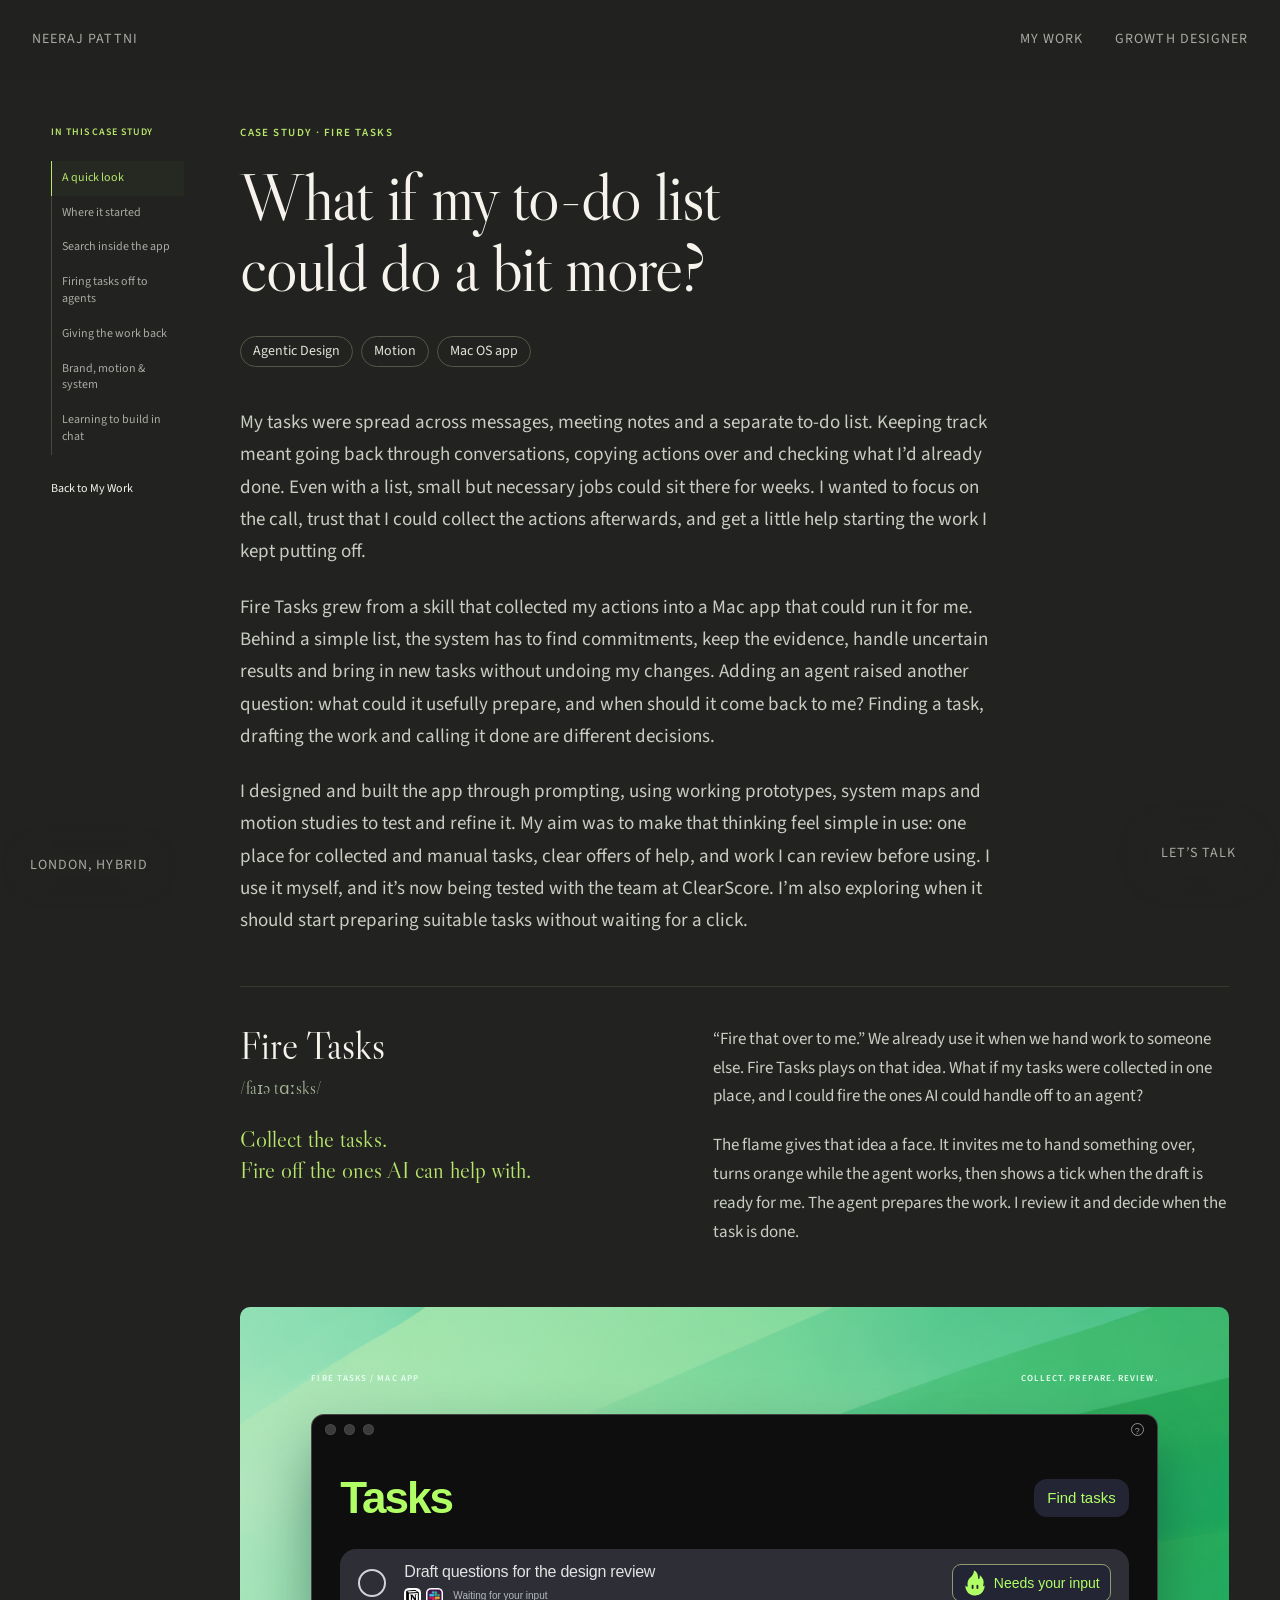
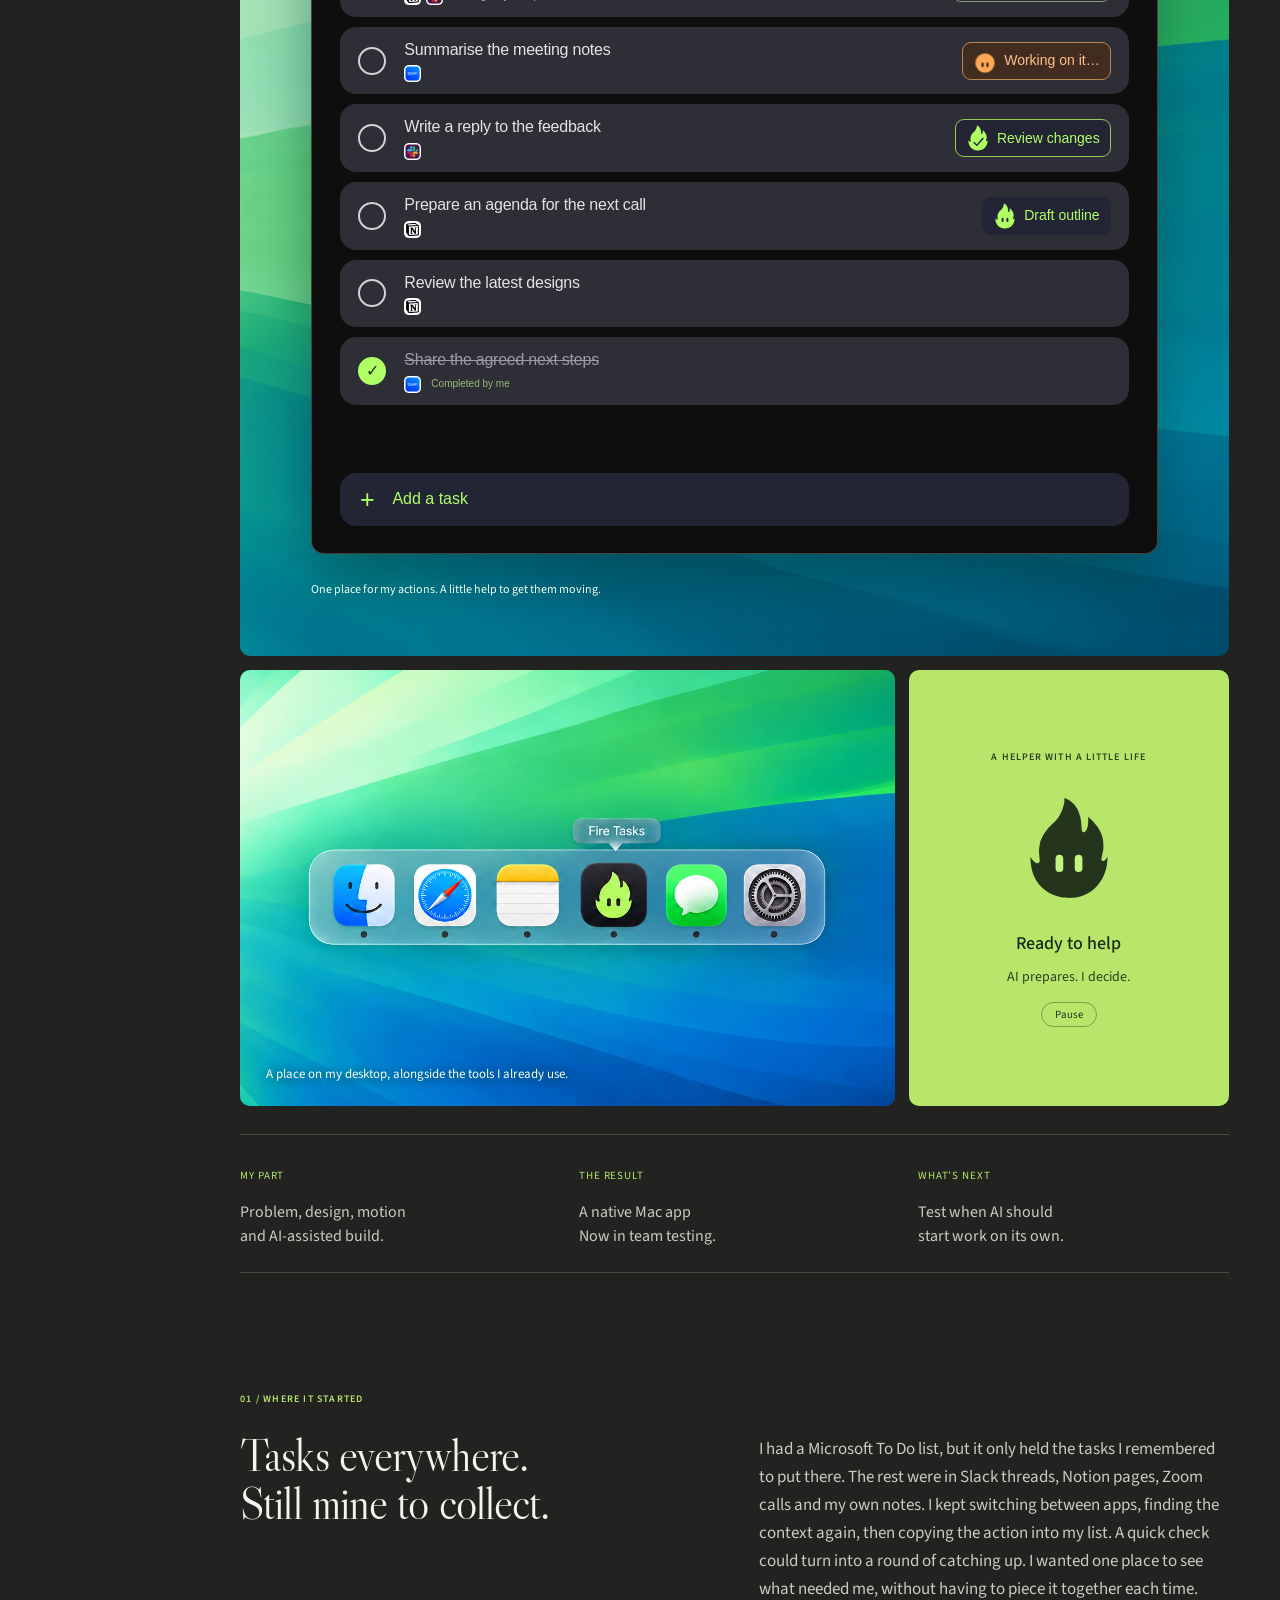
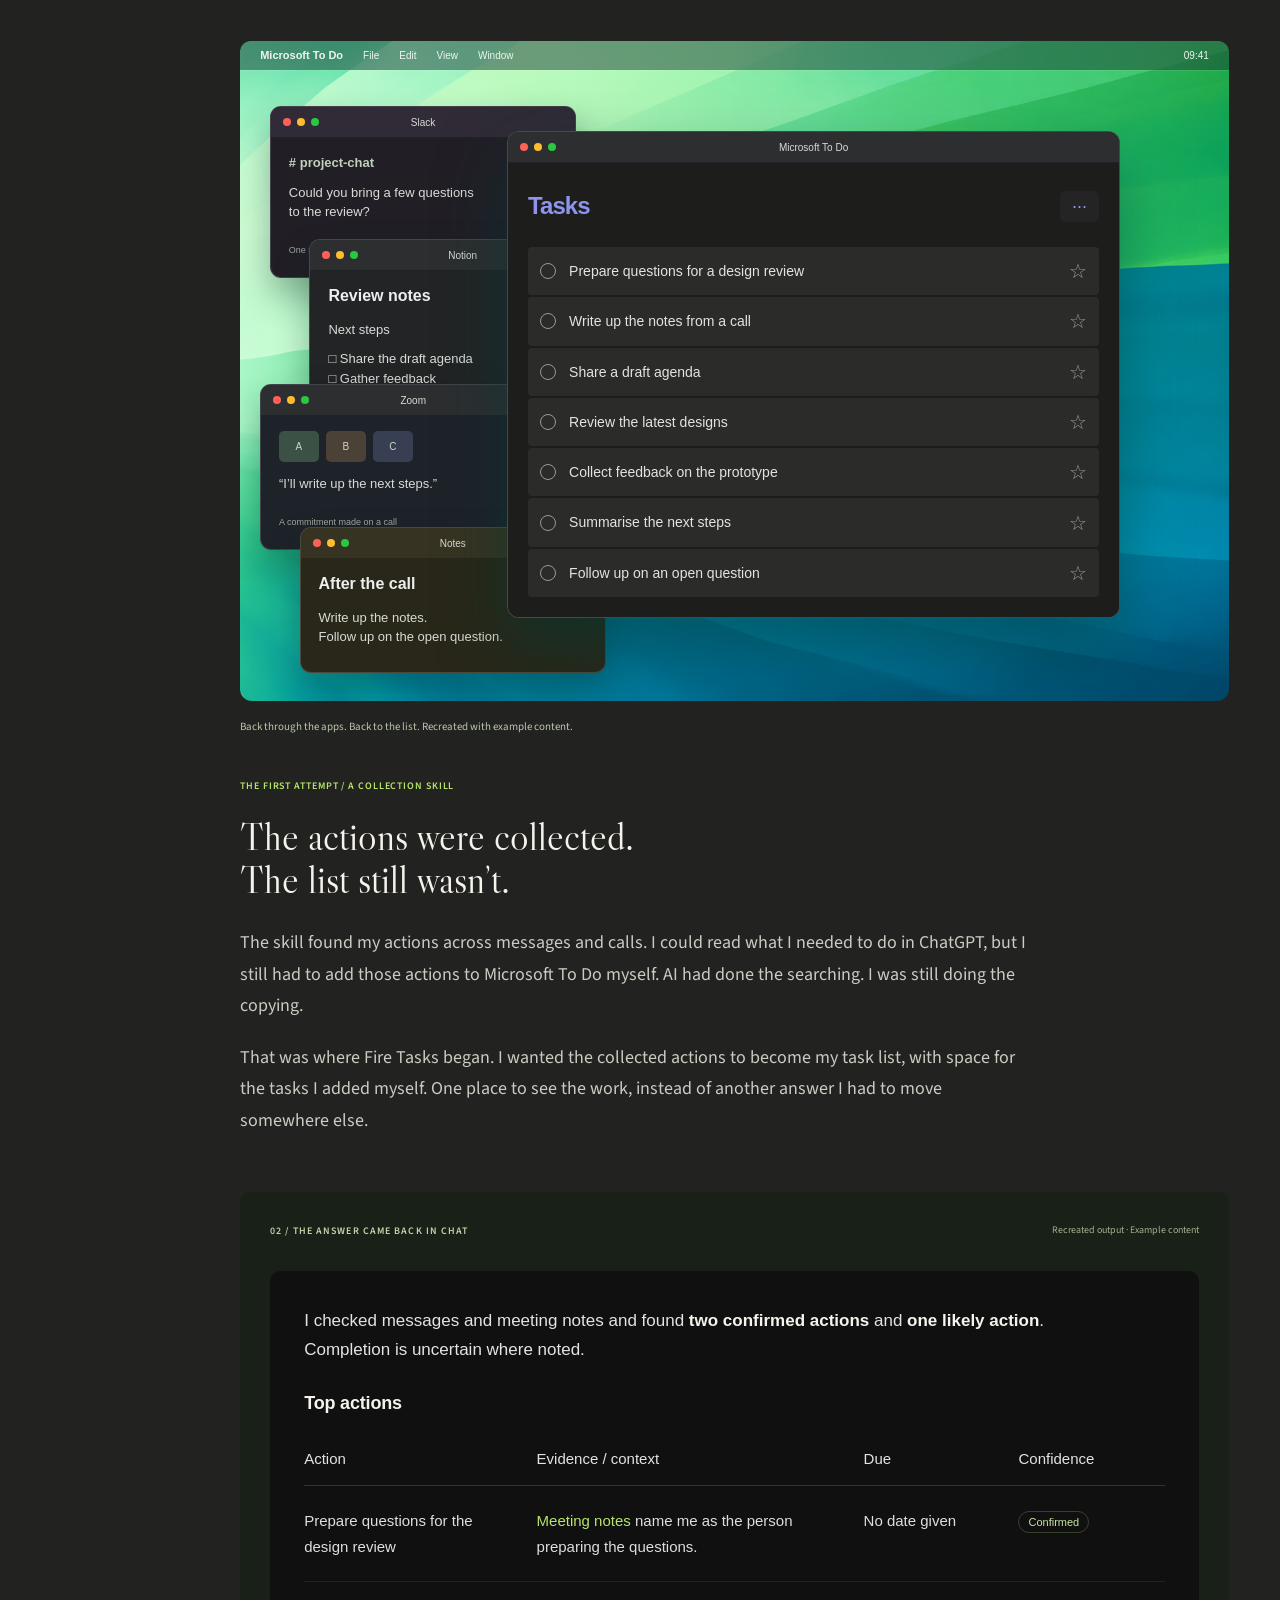
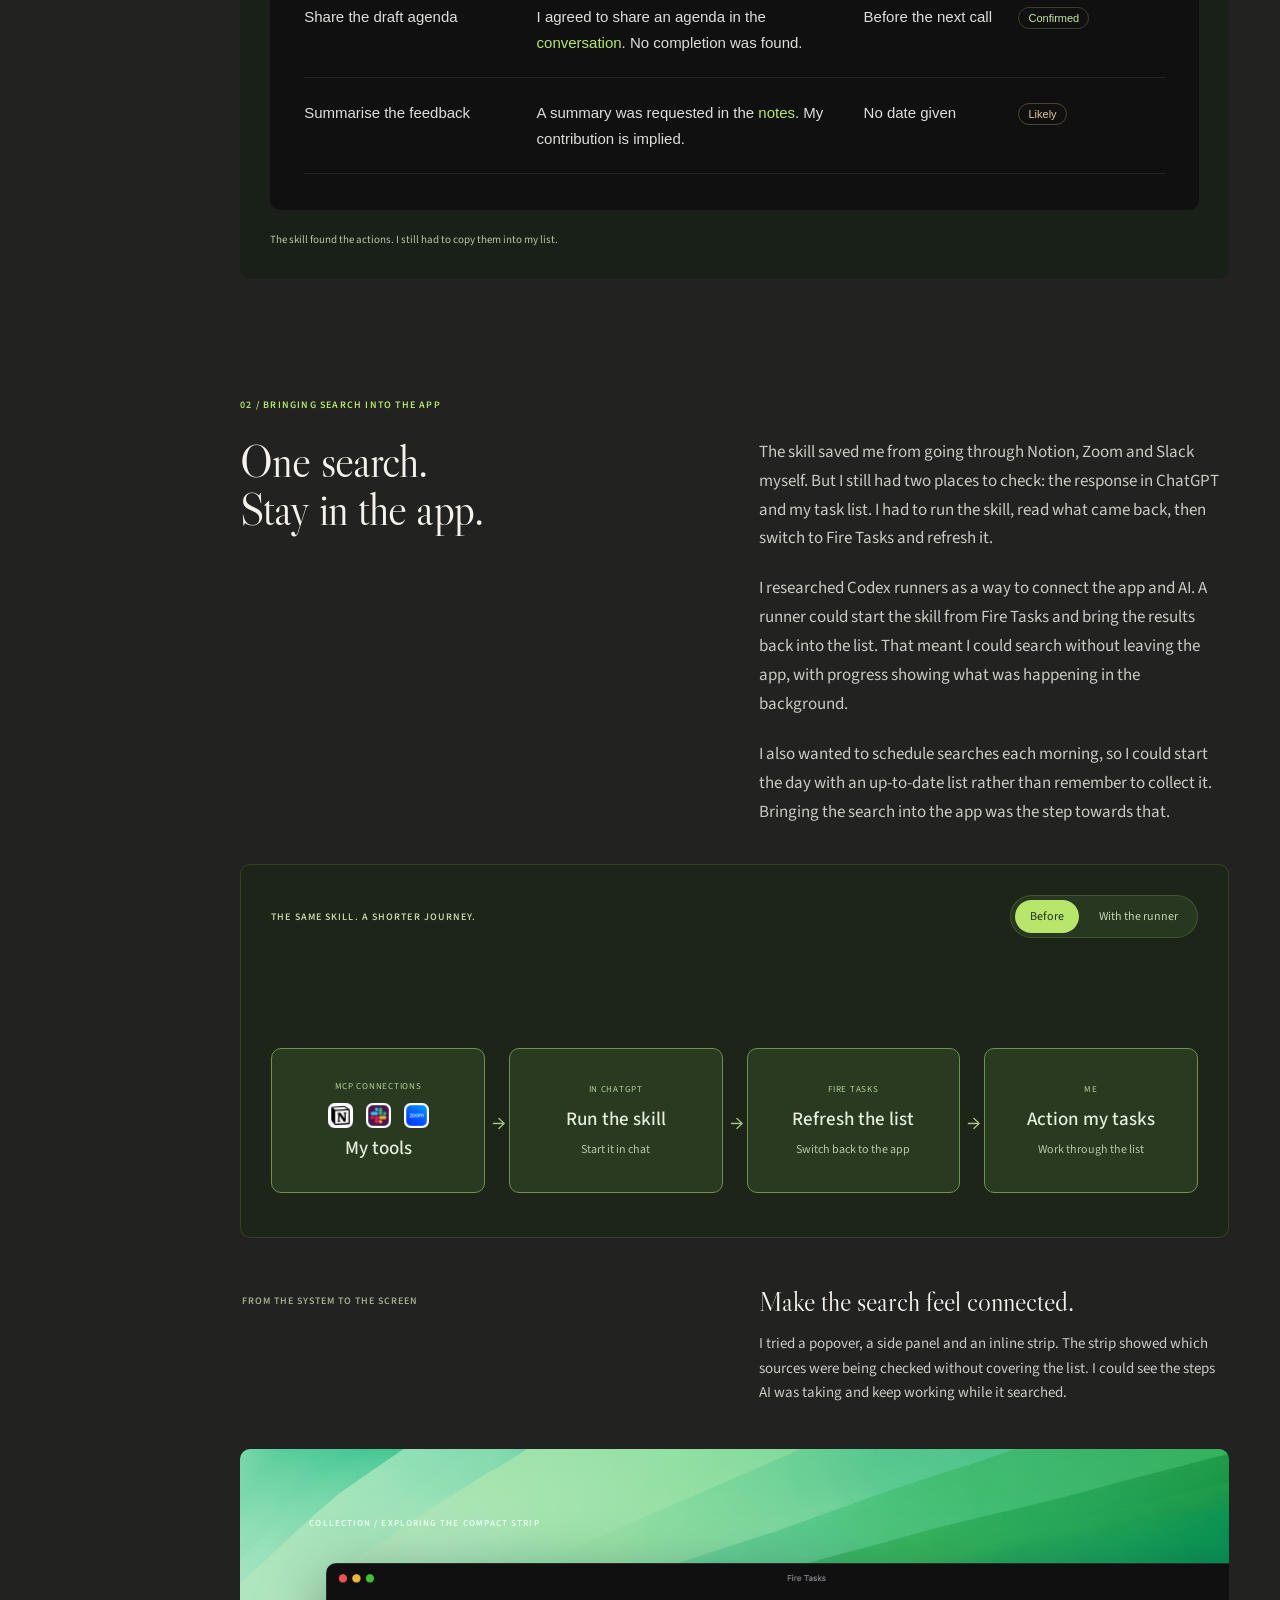
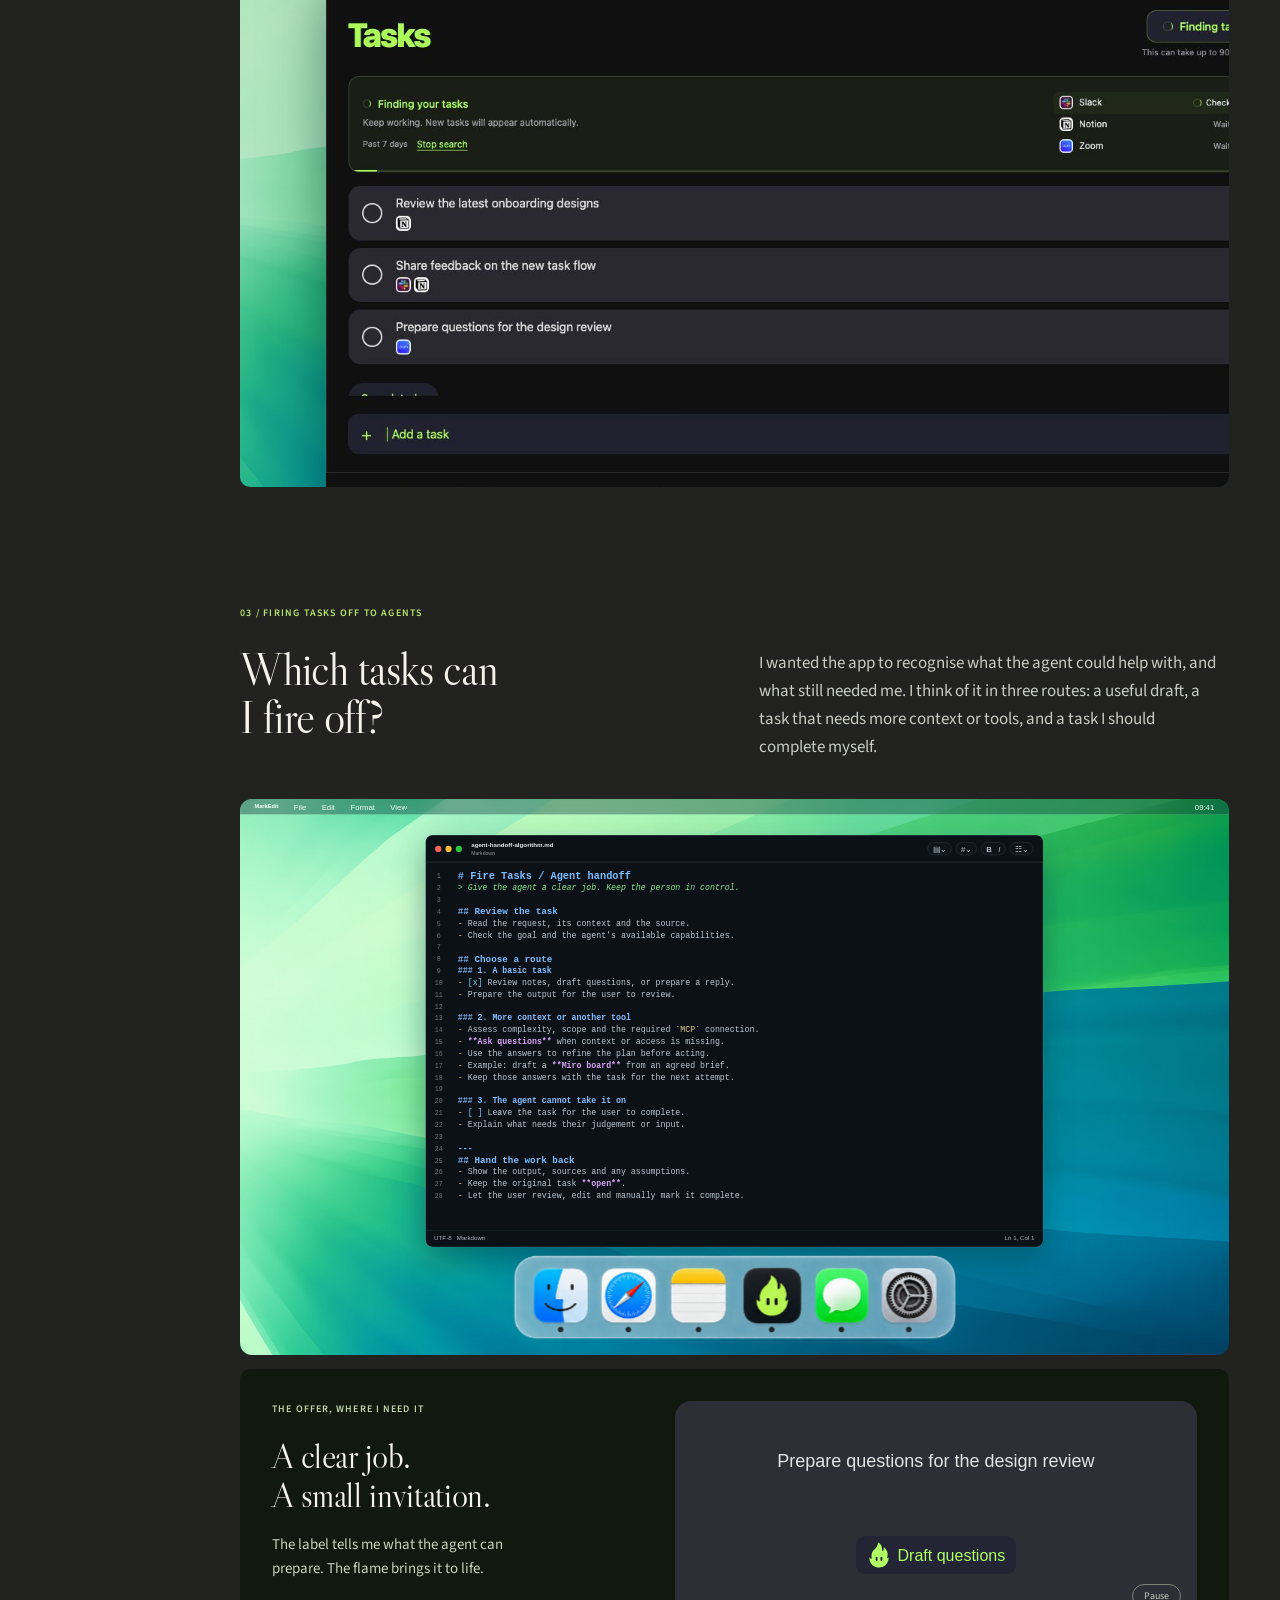
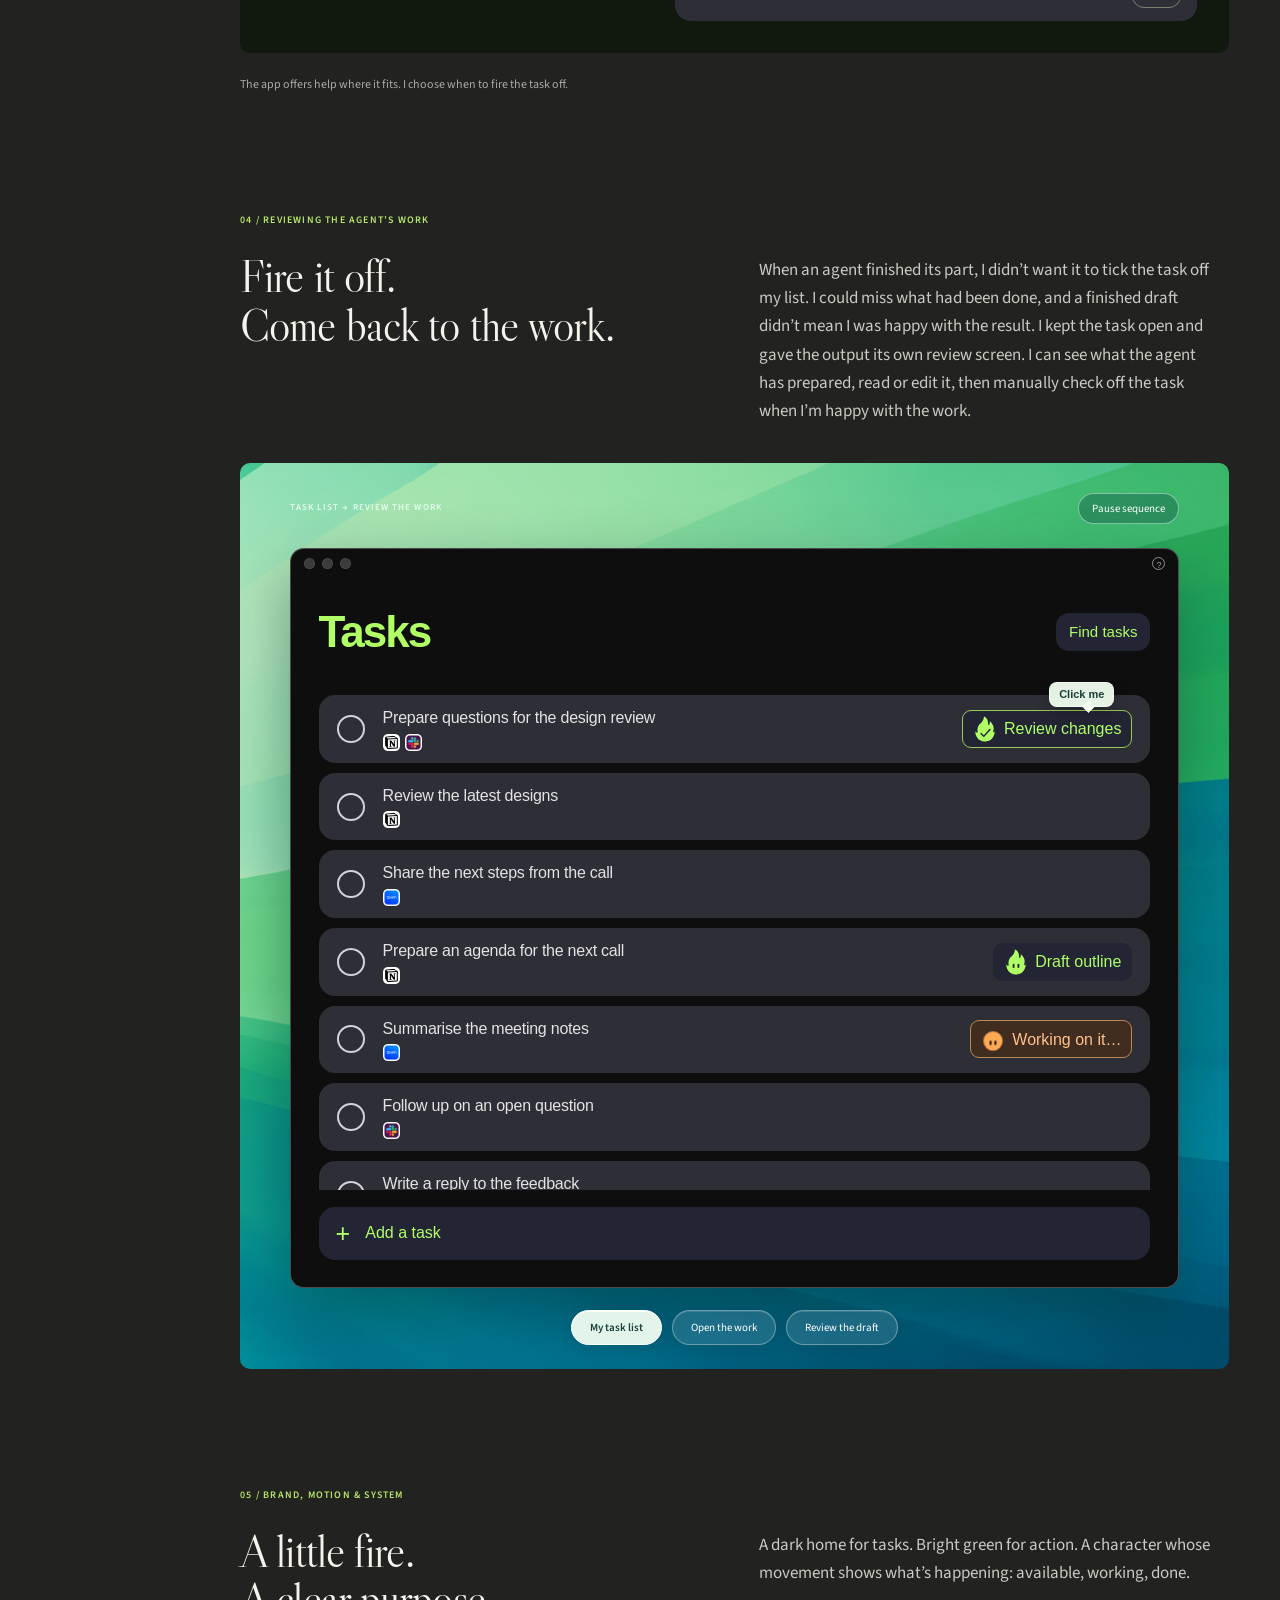
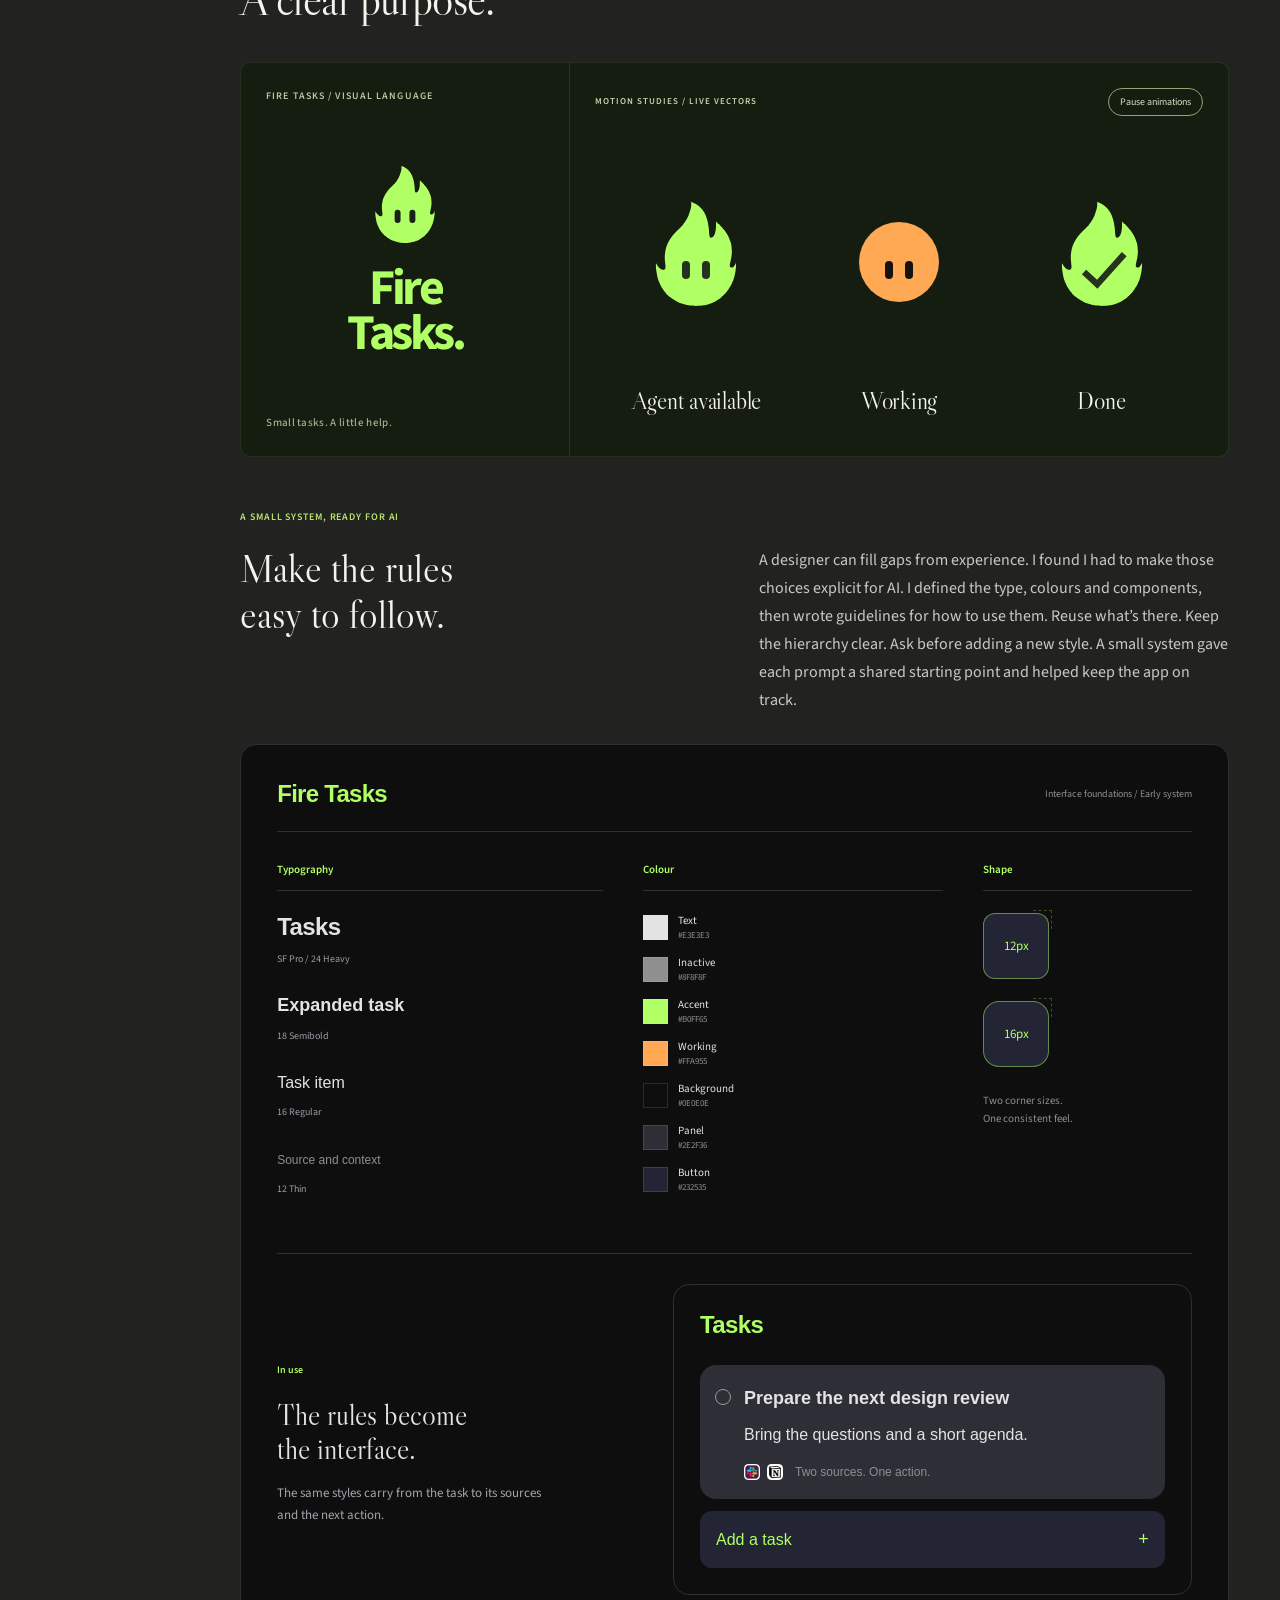
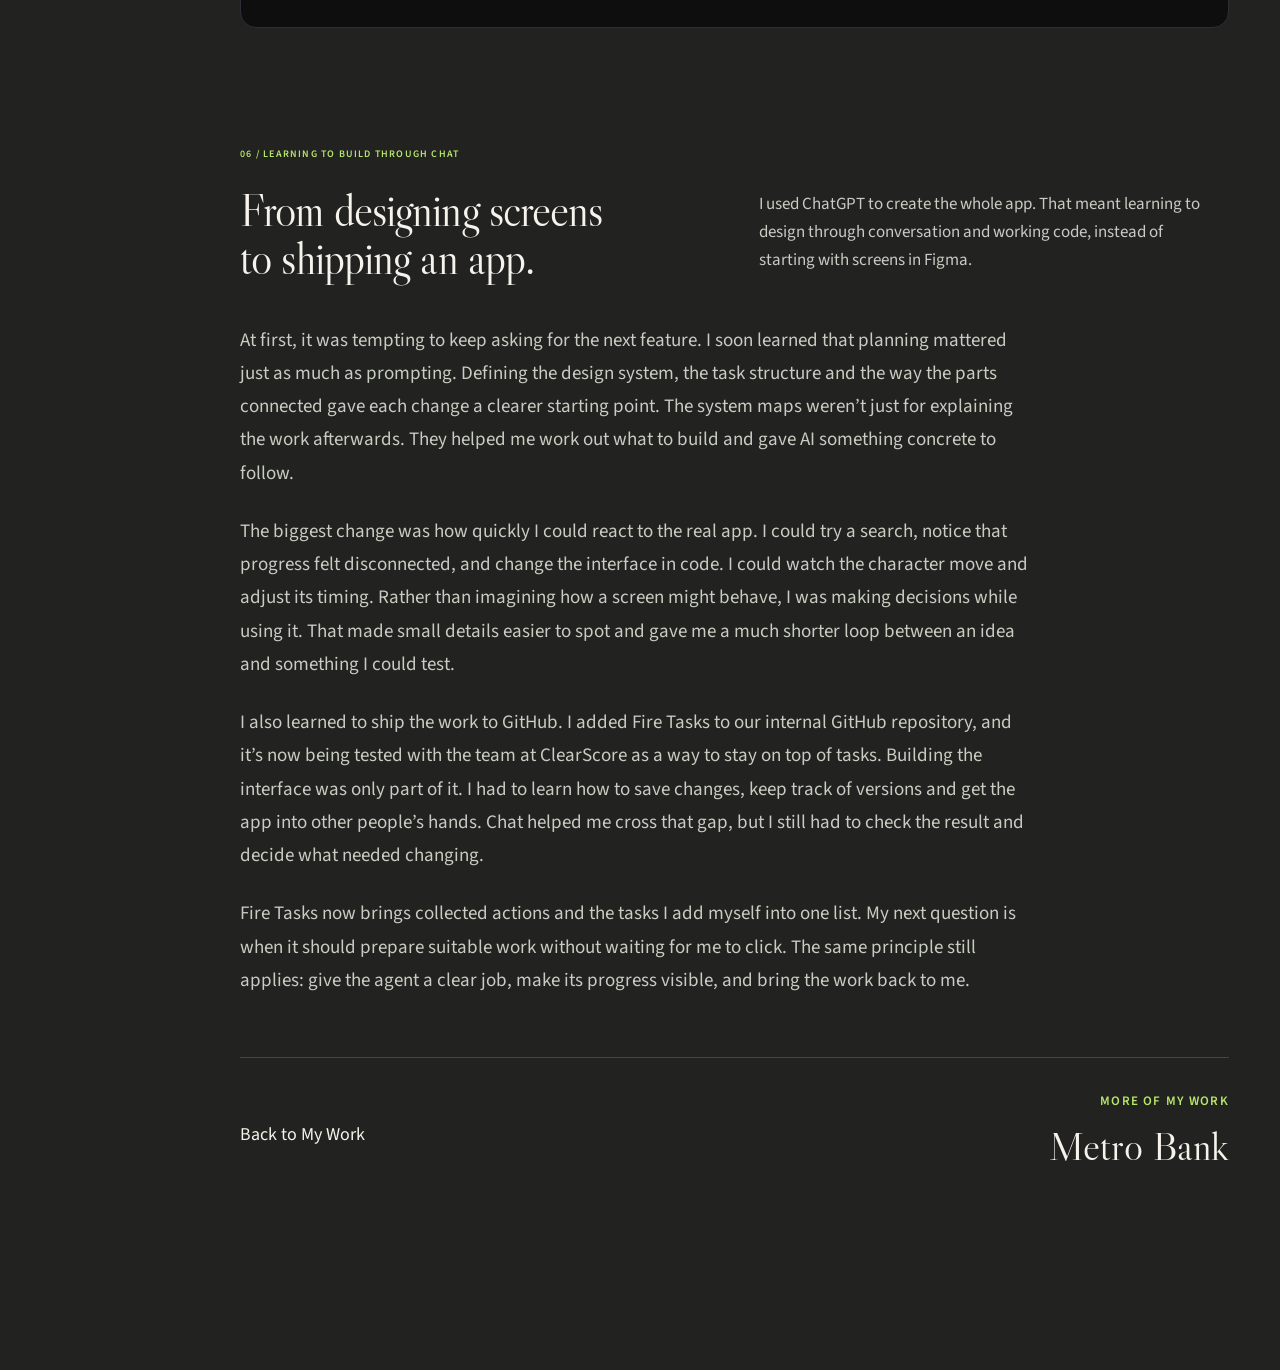
<file: fire-tasks/index.html>
<!doctype html><html lang="en"><head><meta charset="utf-8"><meta name="viewport" content="width=device-width,initial-scale=1"><meta name="description" content="Designing and building Fire Tasks: a personal experiment with AI, small tasks and knowing when to hand back."><title>Fire Tasks — What if my to-do list could do a bit more? | Neeraj Pattni</title><link rel="stylesheet" href="assets/fonts/fonts.css"><link rel="stylesheet" href="portfolio-base.css"><link rel="stylesheet" href="assets/flame/fire-flame.css"><link rel="stylesheet" href="case-study.css?v=2"><script src="assets/flame/fire-flame.js" defer></script><script src="case-study.js" defer></script></head>
<body><a class="skip-link" href="#case-content">Skip to case study</a><header class="site-header"><a href="../index.html">Neeraj Pattni</a><a href="../index.html#work">My work</a><span>Growth designer</span></header>
<div class="case-layout"><aside class="contents"><p class="eyebrow">In this case study</p><nav><a href="#overview">A quick look</a><a href="#problem">Where it started</a><a href="#system">Search inside the app</a><a href="#handoff">Firing tasks off to agents</a><a href="#review">Giving the work back</a><a href="#brand">Brand, motion & system</a><a href="#outcome">Learning to build in chat</a></nav><a class="all-work" href="../index.html#work">Back to My Work</a></aside>
<main id="case-content"><details class="mobile-contents"><summary>In this case study</summary><nav><a href="#problem">Where it started</a><a href="#system">Search inside the app</a><a href="#handoff">Firing tasks off to agents</a><a href="#review">Giving the work back</a><a href="#brand">Brand, motion & system</a><a href="#outcome">Learning to build in chat</a></nav></details>
<section id="overview" class="hero"><p class="eyebrow">Case study · Fire Tasks</p><h1>What if my to-do list<br>could do a bit more?</h1><ul class="case-tags" aria-label="Project disciplines"><li>Agentic Design</li><li>Motion</li><li>Mac OS app</li></ul><div class="project-intro" aria-label="Project introduction"><p>My tasks were spread across messages, meeting notes and a separate to-do list. Keeping track meant going back through conversations, copying actions over and checking what I’d already done. Even with a list, small but necessary jobs could sit there for weeks. I wanted to focus on the call, trust that I could collect the actions afterwards, and get a little help starting the work I kept putting off.</p>
<p>Fire Tasks grew from a skill that collected my actions into a Mac app that could run it for me. Behind a simple list, the system has to find commitments, keep the evidence, handle uncertain results and bring in new tasks without undoing my changes. Adding an agent raised another question: what could it usefully prepare, and when should it come back to me? Finding a task, drafting the work and calling it done are different decisions.</p>
<p>I designed and built the app through prompting, using working prototypes, system maps and motion studies to test and refine it. My aim was to make that thinking feel simple in use: one place for collected and manual tasks, clear offers of help, and work I can review before using. I use it myself, and it’s now being tested with the team at ClearScore. I’m also exploring when it should start preparing suitable tasks without waiting for a click.</p></div>
<div class="name-story" aria-labelledby="name-story-title"><div class="name-definition"><h2 id="name-story-title">Fire Tasks</h2><p class="name-pronunciation">/faɪə tɑːsks/</p><p class="name-meaning">Collect the tasks.<br>Fire off the ones AI can help with.</p></div><div class="name-explanation"><p>“Fire that over to me.” We already use it when we hand work to someone else. Fire Tasks plays on that idea. What if my tasks were collected in one place, and I could fire the ones AI could handle off to an agent?</p><p>The flame gives that idea a face. It invites me to hand something over, turns orange while the agent works, then shows a tick when the draft is ready for me. The agent prepares the work. I review it and decide when the task is done.</p></div></div>
<figure class="desktop-stage hero-desktop"><div class="stage-label"><span>FIRE TASKS / MAC APP</span><span>Collect. Prepare. Review.</span></div><div class="hero-native-window"><div class="hero-native-chrome"><span class="hero-native-traffic" aria-hidden="true"><i></i><i></i><i></i></span><span class="hero-help" aria-hidden="true">?</span></div><div class="hero-native-heading"><h3>Tasks</h3><a href="#system">Find tasks</a></div><div class="hero-native-list" role="group" aria-label="Fire Tasks example list with agent states"><div class="hero-task-row " data-task-state="waiting"><button class="hero-task-check" aria-label="Mark Draft questions for the design review complete" aria-pressed="false"><span aria-hidden="true"></span></button><div class="hero-task-content"><span class="hero-task-title">Draft questions for the design review</span><div class="hero-task-sources"><img src="assets/notion.png" alt="Notion"><img src="assets/slack.png" alt="Slack"><span class="hero-row-status">Waiting for your input</span></div></div><span class="native-agent-button hero-row-action" data-state="waiting" role="img" aria-label="Needs your input"><span class="hero-agent-idle" aria-hidden="true"></span><span>Needs your input</span></span></div><div class="hero-task-row " data-task-state="working"><button class="hero-task-check" aria-label="Mark Summarise the meeting notes complete" aria-pressed="false"><span aria-hidden="true"></span></button><div class="hero-task-content"><span class="hero-task-title">Summarise the meeting notes</span><div class="hero-task-sources"><img src="assets/zoom.png" alt="Zoom"></div></div><span class="native-agent-button hero-row-action" data-state="working" role="img" aria-label="Working on it…"><span class="hero-agent-working" aria-hidden="true"></span><span>Working on it…</span></span></div><div class="hero-task-row " data-task-state="ready"><button class="hero-task-check" aria-label="Mark Write a reply to the feedback complete" aria-pressed="false"><span aria-hidden="true"></span></button><div class="hero-task-content"><span class="hero-task-title">Write a reply to the feedback</span><div class="hero-task-sources"><img src="assets/slack.png" alt="Slack"></div></div><span class="native-agent-button hero-row-action" data-state="ready" role="img" aria-label="Review changes"><span class="hero-agent-ready" aria-hidden="true"></span><span>Review changes</span></span></div><div class="hero-task-row " data-task-state="available"><button class="hero-task-check" aria-label="Mark Prepare an agenda for the next call complete" aria-pressed="false"><span aria-hidden="true"></span></button><div class="hero-task-content"><span class="hero-task-title">Prepare an agenda for the next call</span><div class="hero-task-sources"><img src="assets/notion.png" alt="Notion"></div></div><span class="native-agent-button hero-row-action" data-state="available" role="img" aria-label="Draft outline"><span class="hero-agent-idle" aria-hidden="true"></span><span>Draft outline</span></span></div><div class="hero-task-row " data-task-state="manual"><button class="hero-task-check" aria-label="Mark Review the latest designs complete" aria-pressed="false"><span aria-hidden="true"></span></button><div class="hero-task-content"><span class="hero-task-title">Review the latest designs</span><div class="hero-task-sources"><img src="assets/notion.png" alt="Notion"></div></div></div><div class="hero-task-row is-completed" data-task-state="complete"><button class="hero-task-check" aria-label="Mark Share the agreed next steps incomplete" aria-pressed="true"><span aria-hidden="true">✓</span></button><div class="hero-task-content"><span class="hero-task-title">Share the agreed next steps</span><div class="hero-task-sources"><img src="assets/zoom.png" alt="Zoom"><span class="hero-row-status">Completed by me</span></div></div></div></div><form class="hero-native-add" id="hero-add-form"><button type="submit" aria-label="Add example task">+</button><input id="hero-add-input" type="text" placeholder="Add a task" aria-label="Add an example task" maxlength="140" autocomplete="off"></form></div><figcaption>One place for my actions. A little help to get them moving.</figcaption></figure>
<div class="bento hero-details"><figure class="tile span-8 dock-tile"><button class="image-expand" data-enlarge="assets/mac-dock-centered.png" aria-label="Enlarge the Fire Tasks Dock visual"><img src="assets/mac-dock-centered.png" width="1536" height="1024" alt="Fire Tasks alongside familiar Mac apps in a translucent glass Dock on the teal desktop"></button><figcaption>A place on my desktop, alongside the tools I already use.</figcaption></figure><div class="tile span-4 hero-helper"><span class="tile-kicker">A helper with a little life</span><div id="hero-flame" class="flame-display" aria-hidden="true"></div><p class="helper-state" id="hero-state">Ready to help</p><p>AI prepares. I decide.</p><button id="hero-motion-toggle" class="hero-motion-control" aria-label="Pause animations" aria-pressed="false">Pause</button></div></div>
<div class="overview-strip"><div><span>My part</span><p>Problem, design, motion<br>and AI-assisted build.</p></div><div><span>The result</span><p>A native Mac app<br>Now in team testing.</p></div><div><span>What’s next</span><p>Test when AI should<br>start work on its own.</p></div></div></section>
<section id="problem" class="chapter"><header class="story-block"><p class="eyebrow">01 / Where it started</p><h2>Tasks everywhere.<br>Still mine to collect.</h2><p>I had a Microsoft To Do list, but it only held the tasks I remembered to put there. The rest were in Slack threads, Notion pages, Zoom calls and my own notes. I kept switching between apps, finding the context again, then copying the action into my list. A quick check could turn into a round of catching up. I wanted one place to see what needed me, without having to piece it together each time.</p></header>
<div class="bento origin-grid"><figure class="tile span-12 origin-desktop"><div class="multitask-desktop"><div class="mac-menu"><strong>Microsoft To Do</strong><span>File</span><span>Edit</span><span>View</span><span>Window</span><span class="mac-time">09:41</span></div><div class="context-window context-slack"><div class="mac-window-bar"><span class="mac-traffic" aria-hidden="true"><i></i><i></i><i></i></span><span>Slack</span></div><div class="context-window-body"><p class="window-channel"># project-chat</p><p>Could you bring a few questions to the review?</p><span class="window-muted">One reply · A new action</span></div></div><div class="context-window context-notion"><div class="mac-window-bar"><span class="mac-traffic" aria-hidden="true"><i></i><i></i><i></i></span><span>Notion</span></div><div class="context-window-body"><h4>Review notes</h4><p>Next steps</p><p>□ Share the draft agenda<br>□ Gather feedback</p></div></div><div class="context-window context-zoom"><div class="mac-window-bar"><span class="mac-traffic" aria-hidden="true"><i></i><i></i><i></i></span><span>Zoom</span></div><div class="context-window-body"><div class="meeting-avatars"><span>A</span><span>B</span><span>C</span></div><p>“I’ll write up the next steps.”</p><span class="window-muted">A commitment made on a call</span></div></div><div class="context-window context-notes"><div class="mac-window-bar"><span class="mac-traffic" aria-hidden="true"><i></i><i></i><i></i></span><span>Notes</span></div><div class="context-window-body"><h4>After the call</h4><p>Write up the notes.<br>Follow up on the open question.</p></div></div><div class="central-todo"><div class="mac-window-bar"><span class="mac-traffic" aria-hidden="true"><i></i><i></i><i></i></span><span>Microsoft To Do</span></div><div class="todo-recreation" role="img" aria-label="Recreated Microsoft To Do list with safe example tasks"><div class="todo-heading"><strong>Tasks</strong><span aria-hidden="true">···</span></div><ul><li><span class="todo-circle" aria-hidden="true"></span><span>Prepare questions for a design review</span><span class="todo-star" aria-hidden="true">☆</span></li><li><span class="todo-circle" aria-hidden="true"></span><span>Write up the notes from a call</span><span class="todo-star" aria-hidden="true">☆</span></li><li><span class="todo-circle" aria-hidden="true"></span><span>Share a draft agenda</span><span class="todo-star" aria-hidden="true">☆</span></li><li><span class="todo-circle" aria-hidden="true"></span><span>Review the latest designs</span><span class="todo-star" aria-hidden="true">☆</span></li><li><span class="todo-circle" aria-hidden="true"></span><span>Collect feedback on the prototype</span><span class="todo-star" aria-hidden="true">☆</span></li><li><span class="todo-circle" aria-hidden="true"></span><span>Summarise the next steps</span><span class="todo-star" aria-hidden="true">☆</span></li><li><span class="todo-circle" aria-hidden="true"></span><span>Follow up on an open question</span><span class="todo-star" aria-hidden="true">☆</span></li></ul></div></div></div><figcaption>Back through the apps. Back to the list. Recreated with example content.</figcaption></figure><div class="output-origin-story span-12"><p class="eyebrow">The first attempt / A collection skill</p><h3>The actions were collected.<br>The list still wasn’t.</h3><p>The skill found my actions across messages and calls. I could read what I needed to do in ChatGPT, but I still had to add those actions to Microsoft To Do myself. AI had done the searching. I was still doing the copying.</p><p>That was where Fire Tasks began. I wanted the collected actions to become my task list, with space for the tasks I added myself. One place to see the work, instead of another answer I had to move somewhere else.</p></div>
<figure class="tile span-12 origin-response"><div class="response-topline"><span class="tile-kicker">02 / The answer came back in chat</span><span class="recreated-label">Recreated output · Example content</span></div><div class="response-recreation"><p>I checked messages and meeting notes and found <strong>two confirmed actions</strong> and <strong>one likely action</strong>. Completion is uncertain where noted.</p><h3>Top actions</h3><div class="response-table-wrap"><table class="response-table"><thead><tr><th>Action</th><th>Evidence / context</th><th>Due</th><th>Confidence</th></tr></thead><tbody><tr><td>Prepare questions for the design review</td><td><span class="source-reference">Meeting notes</span> name me as the person preparing the questions.</td><td>No date given</td><td><span class="confidence-tag">Confirmed</span></td></tr><tr><td>Share the draft agenda</td><td>I agreed to share an agenda in the <span class="source-reference">conversation</span>. No completion was found.</td><td>Before the next call</td><td><span class="confidence-tag">Confirmed</span></td></tr><tr><td>Summarise the feedback</td><td>A summary was requested in the <span class="source-reference">notes</span>. My contribution is implied.</td><td>No date given</td><td><span class="confidence-tag likely">Likely</span></td></tr></tbody></table></div></div><figcaption>The skill found the actions. I still had to copy them into my list.</figcaption></figure></div>
</section>
<section id="system" class="chapter"><header class="story-block runner-story"><p class="eyebrow">02 / Bringing search into the app</p><h2>One search.<br>Stay in the app.</h2><div class="story-copy"><p>The skill saved me from going through Notion, Zoom and Slack myself. But I still had two places to check: the response in ChatGPT and my task list. I had to run the skill, read what came back, then switch to Fire Tasks and refresh it.</p><p>I researched Codex runners as a way to connect the app and AI. A runner could start the skill from Fire Tasks and bring the results back into the list. That meant I could search without leaving the app, with progress showing what was happening in the background.</p><p>I also wanted to schedule searches each morning, so I could start the day with an up-to-date list rather than remember to collect it. Bringing the search into the app was the step towards that.</p></div></header><div class="system-workbench tile simple-system"><div class="system-top"><span class="tile-kicker">The same skill. A shorter journey.</span><div class="simple-system-tabs" role="group" aria-label="Compare the collection journey"><button data-system-view="before" aria-pressed="true">Before</button><button data-system-view="after" aria-pressed="false">With the runner</button></div></div><div class="system-journey" id="system-journey" data-view="before" role="img" aria-label="Connected tools, run the skill in chat, switch to Fire Tasks to refresh, then action the tasks"><div class="runner-bridge" aria-hidden="true"><div class="runner-line"></div><span>App runner · runs the same skill</span></div><div class="journey-step journey-sources"><span class="journey-tag">MCP connections</span><div class="journey-icons"><img src="assets/notion.png" alt="Notion"><img src="assets/slack.png" alt="Slack"><img src="assets/zoom.png" alt="Zoom"></div><strong>My tools</strong></div><div class="journey-step journey-skill"><div class="manual-copy"><span class="journey-tag">In ChatGPT</span><strong>Run the skill</strong><small>Start it in chat</small></div></div><div class="journey-step journey-list"><span class="journey-tag">Fire Tasks</span><strong id="journey-list-title">Refresh the list</strong><small id="journey-list-detail">Switch back to the app</small></div><div class="journey-step journey-action"><span class="journey-tag" id="journey-action-tag">Me</span><strong id="journey-action-title">Action my tasks</strong><small id="journey-action-detail">Work through the list</small></div></div></div><div id="collection" class="search-experience"><div class="editorial-caption search-caption"><span class="caption-index">From the system to the screen</span><div><h3>Make the search feel connected.</h3><p>I tried a popover, a side panel and an inline strip. The strip showed which sources were being checked without covering the list. I could see the steps AI was taking and keep working while it searched.</p></div></div><figure class="desktop-stage collection-desktop"><span class="stage-label">COLLECTION / EXPLORING THE COMPACT STRIP</span><button class="image-expand desktop-window" data-enlarge="assets/collection-exploration.png" aria-label="Enlarge collection exploration"><img src="assets/collection-exploration.png" width="1280" height="720" alt="Collection progress above the task list in an earlier compact-strip exploration"></button></figure></div></section>
<section id="handoff" class="chapter"><header class="story-block"><p class="eyebrow">03 / Firing tasks off to agents</p><h2>Which tasks can<br>I fire off?</h2><p>I wanted the app to recognise what the agent could help with, and what still needed me. I think of it in three routes: a useful draft, a task that needs more context or tools, and a task I should complete myself.</p></header>
<div class="algorithm-desktop"><div class="algorithm-screen"><div class="algorithm-menu"><strong>MarkEdit</strong><span>File</span><span>Edit</span><span>Format</span><span>View</span><span class="algorithm-clock">09:41</span></div><div class="markedit-window" aria-label="Agent handoff algorithm, displayed as Markdown in a MarkEdit-style editor"><div class="markedit-toolbar"><span class="markedit-traffic" aria-hidden="true"><i></i><i></i><i></i></span><div class="markedit-document"><a href="assets/agent-handoff-algorithm.md" download="agent-handoff-algorithm.md">agent-handoff-algorithm.md</a><span>Markdown</span></div><div class="markedit-format" aria-hidden="true"><span>▤⌄</span><span>#⌄</span><span><b>B</b> &nbsp; <em>I</em></span><span>☷⌄</span></div></div><div class="markedit-source" role="document" aria-label="Agent handoff algorithm in Markdown"><div class="md-line md-heading md-h1"><span class="md-line-number" aria-hidden="true">1</span><span class="md-source"><span class="md-mark">#</span> Fire Tasks / Agent handoff</span></div><div class="md-line md-quote"><span class="md-line-number" aria-hidden="true">2</span><span class="md-source"><span class="md-mark">&gt;</span> Give the agent a clear job. Keep the person in control.</span></div><div class="md-line "><span class="md-line-number" aria-hidden="true">3</span><span class="md-source"> </span></div><div class="md-line md-heading md-h2"><span class="md-line-number" aria-hidden="true">4</span><span class="md-source"><span class="md-mark">##</span> Review the task</span></div><div class="md-line "><span class="md-line-number" aria-hidden="true">5</span><span class="md-source"><span class="md-list-mark">-</span> Read the request, its context and the source.</span></div><div class="md-line "><span class="md-line-number" aria-hidden="true">6</span><span class="md-source"><span class="md-list-mark">-</span> Check the goal and the agent&#x27;s available capabilities.</span></div><div class="md-line "><span class="md-line-number" aria-hidden="true">7</span><span class="md-source"> </span></div><div class="md-line md-heading md-h2"><span class="md-line-number" aria-hidden="true">8</span><span class="md-source"><span class="md-mark">##</span> Choose a route</span></div><div class="md-line md-heading md-h3"><span class="md-line-number" aria-hidden="true">9</span><span class="md-source"><span class="md-mark">###</span> 1. A basic task</span></div><div class="md-line "><span class="md-line-number" aria-hidden="true">10</span><span class="md-source"><span class="md-list-mark">-</span> <span class="md-checkbox">[x]</span> Review notes, draft questions, or prepare a reply.</span></div><div class="md-line "><span class="md-line-number" aria-hidden="true">11</span><span class="md-source"><span class="md-list-mark">-</span> Prepare the output for the user to review.</span></div><div class="md-line "><span class="md-line-number" aria-hidden="true">12</span><span class="md-source"> </span></div><div class="md-line md-heading md-h3"><span class="md-line-number" aria-hidden="true">13</span><span class="md-source"><span class="md-mark">###</span> 2. More context or another tool</span></div><div class="md-line "><span class="md-line-number" aria-hidden="true">14</span><span class="md-source"><span class="md-list-mark">-</span> Assess complexity, scope and the required <span class="md-code">`MCP`</span> connection.</span></div><div class="md-line "><span class="md-line-number" aria-hidden="true">15</span><span class="md-source"><span class="md-list-mark">-</span> <span class="md-bold">**Ask questions**</span> when context or access is missing.</span></div><div class="md-line "><span class="md-line-number" aria-hidden="true">16</span><span class="md-source"><span class="md-list-mark">-</span> Use the answers to refine the plan before acting.</span></div><div class="md-line "><span class="md-line-number" aria-hidden="true">17</span><span class="md-source"><span class="md-list-mark">-</span> Example: draft a <span class="md-bold">**Miro board**</span> from an agreed brief.</span></div><div class="md-line "><span class="md-line-number" aria-hidden="true">18</span><span class="md-source"><span class="md-list-mark">-</span> Keep those answers with the task for the next attempt.</span></div><div class="md-line "><span class="md-line-number" aria-hidden="true">19</span><span class="md-source"> </span></div><div class="md-line md-heading md-h3"><span class="md-line-number" aria-hidden="true">20</span><span class="md-source"><span class="md-mark">###</span> 3. The agent cannot take it on</span></div><div class="md-line "><span class="md-line-number" aria-hidden="true">21</span><span class="md-source"><span class="md-list-mark">-</span> <span class="md-checkbox">[ ]</span> Leave the task for the user to complete.</span></div><div class="md-line "><span class="md-line-number" aria-hidden="true">22</span><span class="md-source"><span class="md-list-mark">-</span> Explain what needs their judgement or input.</span></div><div class="md-line "><span class="md-line-number" aria-hidden="true">23</span><span class="md-source"> </span></div><div class="md-line md-rule"><span class="md-line-number" aria-hidden="true">24</span><span class="md-source">---</span></div><div class="md-line md-heading md-h2"><span class="md-line-number" aria-hidden="true">25</span><span class="md-source"><span class="md-mark">##</span> Hand the work back</span></div><div class="md-line "><span class="md-line-number" aria-hidden="true">26</span><span class="md-source"><span class="md-list-mark">-</span> Show the output, sources and any assumptions.</span></div><div class="md-line "><span class="md-line-number" aria-hidden="true">27</span><span class="md-source"><span class="md-list-mark">-</span> Keep the original task <span class="md-bold">**open**</span>.</span></div><div class="md-line "><span class="md-line-number" aria-hidden="true">28</span><span class="md-source"><span class="md-list-mark">-</span> Let the user review, edit and manually mark it complete.</span></div></div><div class="markedit-status"><span>UTF-8 &nbsp; Markdown</span><span>Ln 1, Col 1</span></div></div>
<div class="algorithm-dock"><img src="assets/mac-dock-cutout.png" alt="Frosted macOS Dock with Finder, Safari, Notes, Fire Tasks, Messages and Settings"></div></div></div><div class="live-action-study tile"><div class="live-action-caption"><span class="tile-kicker">The offer, where I need it</span><h3>A clear job.<br>A small invitation.</h3><p>The label tells me what the agent can prepare. The flame brings it to life.</p></div><div class="action-study-window"><span class="mini-task-name">Prepare questions for the design review</span><div class="native-agent-button" id="handoff-live-button" role="img" aria-label="Agent available: Draft questions"><span id="handoff-button-flame" aria-hidden="true"></span><span id="handoff-button-label">Draft questions</span></div><button class="action-cycle-control" id="action-cycle-pause" aria-pressed="false">Pause</button></div></div><p class="scope-note">The app offers help where it fits. I choose when to fire the task off.</p></section>
<section id="review" class="chapter"><header class="story-block"><p class="eyebrow">04 / Reviewing the agent’s work</p><h2>Fire it off.<br>Come back to the work.</h2><p>When an agent finished its part, I didn’t want it to tick the task off my list. I could miss what had been done, and a finished draft didn’t mean I was happy with the result. I kept the task open and gave the output its own review screen. I can see what the agent has prepared, read or edit it, then manually check off the task when I’m happy with the work.</p></header>
<div class="desktop-stage review-walkthrough" id="review-walkthrough"><div class="walkthrough-toolbar"><span class="stage-label">TASK LIST → REVIEW THE WORK</span><button id="walkthrough-pause" aria-pressed="false">Pause sequence</button></div><div class="walkthrough-window"><div class="walkthrough-chrome"><i></i><i></i><i></i><span class="walkthrough-help" aria-hidden="true">?</span></div><div class="walkthrough-list native-walk-list"><div class="hero-native-heading"><h3>Tasks</h3><span class="walkthrough-find">Find tasks</span></div><div class="walkthrough-rows"><div class="hero-task-row native-review-row walkthrough-featured"><span class="native-review-check" aria-hidden="true"></span><div class="hero-task-content"><span class="hero-task-title">Prepare questions for the design review</span><div class="hero-task-sources"><img src="assets/notion.png" alt="Notion"><img src="assets/slack.png" alt="Slack"></div></div><div class="review-entry-target"><span class="click-me-tooltip" id="review-click-hint">Click me</span><button class="native-agent-button review-entry" id="walkthrough-entry" aria-describedby="review-click-hint"><span class="walkthrough-entry-flame" aria-hidden="true"></span><span>Review changes</span></button></div></div><div class="hero-task-row native-review-row "><span class="native-review-check" aria-hidden="true"></span><div class="hero-task-content"><span class="hero-task-title">Review the latest designs</span><div class="hero-task-sources"><img src="assets/notion.png" alt="Notion"></div></div></div><div class="hero-task-row native-review-row "><span class="native-review-check" aria-hidden="true"></span><div class="hero-task-content"><span class="hero-task-title">Share the next steps from the call</span><div class="hero-task-sources"><img src="assets/zoom.png" alt="Zoom"></div></div></div><div class="hero-task-row native-review-row "><span class="native-review-check" aria-hidden="true"></span><div class="hero-task-content"><span class="hero-task-title">Prepare an agenda for the next call</span><div class="hero-task-sources"><img src="assets/notion.png" alt="Notion"></div></div><span class="native-agent-button native-walk-state" role="img" aria-label="Agent available: Draft outline"><span class="walkthrough-extra-idle" aria-hidden="true"></span><span>Draft outline</span></span></div><div class="hero-task-row native-review-row "><span class="native-review-check" aria-hidden="true"></span><div class="hero-task-content"><span class="hero-task-title">Summarise the meeting notes</span><div class="hero-task-sources"><img src="assets/zoom.png" alt="Zoom"></div></div><span class="native-agent-button native-walk-state" data-state="working" role="img" aria-label="Agent working"><span class="walkthrough-extra-working" aria-hidden="true"></span><span>Working on it…</span></span></div><div class="hero-task-row native-review-row "><span class="native-review-check" aria-hidden="true"></span><div class="hero-task-content"><span class="hero-task-title">Follow up on an open question</span><div class="hero-task-sources"><img src="assets/slack.png" alt="Slack"></div></div></div><div class="hero-task-row native-review-row "><span class="native-review-check" aria-hidden="true"></span><div class="hero-task-content"><span class="hero-task-title">Write a reply to the feedback</span><div class="hero-task-sources"><img src="assets/slack.png" alt="Slack"></div></div></div></div><div class="walkthrough-add native-walk-add"><span aria-hidden="true">+</span><span>Add a task</span></div></div><div class="walkthrough-scrim" hidden><div class="walkthrough-modal"><div class="walkthrough-modal-head"><button class="walkthrough-close" aria-label="Back to task list">×</button><h3>Prepare questions for the design review</h3><p>Get feedback on the agent handoff flow.</p><div class="walkthrough-origin"><img src="assets/notion.png" alt="Notion"><img src="assets/slack.png" alt="Slack"><span>Design review / Meeting notes</span></div><div class="walkthrough-next"><div><strong>Your next step</strong><span>Needs review</span></div><p>Read the draft below. Copy the questions to use in your review.</p></div></div><div class="walkthrough-modal-body"><div class="walkthrough-output"><div class="walkthrough-contribution"><span id="walkthrough-review-flame" aria-hidden="true"></span><div><strong>What I’ve done for you</strong><p>I’ve drafted questions about clarity, control and the next step.</p></div></div><div class="walkthrough-draft-heading"><span>Review questions</span><button id="walkthrough-edit">Edit content</button></div><div class="walkthrough-draft" id="walkthrough-draft" role="document" aria-label="Example draft questions"><p>1. Is it clear what the agent has prepared?</p><p>2. Does the next step make sense?</p><p>3. Can I tell what still needs my decision?</p></div></div></div><div class="walkthrough-modal-foot"><p>Copies the content. The original task stays open.</p><div><button id="walkthrough-complete">Mark task complete</button><button id="walkthrough-copy">Copy content</button></div></div></div></div><div class="walkthrough-pointer" aria-hidden="true"><svg viewBox="0 0 24 30"><path d="M2 2 L2 24 L8 19 L13 28 L17 26 L12 17 L21 16 Z" fill="white" stroke="#182116" stroke-width="1.5"/></svg></div></div><div class="walkthrough-progress" role="group" aria-label="Sequence step"><button data-walkthrough="0" aria-pressed="true">My task list</button><button data-walkthrough="1" aria-pressed="false">Open the work</button><button data-walkthrough="2" aria-pressed="false">Review the draft</button></div></div></section>
<section id="brand" class="chapter brand-chapter"><header class="story-block"><p class="eyebrow">05 / Brand, motion & system</p><h2>A little fire.<br>A clear purpose.</h2><p>A dark home for tasks. Bright green for action. A character whose movement shows what’s happening: available, working, done.</p></header><div class="brand-motion-grid"><div class="brand-wordmark"><span class="tile-kicker">Fire Tasks / Visual language</span><div class="wordmark-lockup"><svg style="--flame-body:#25351d;--flame-eyes:#b3ff60" xmlns="http://www.w3.org/2000/svg" viewBox="0 0 100 112" class="flame-vector" role="img" aria-label="Fire Tasks flame: idle"><g data-part="character" transform="translate(50 90) rotate(0) scale(1 1) translate(-50 -90)"><path data-part="body" d="M45.313 4 C45.47 3.6 46.141 4.186 46.597 4.386 C47.054 4.586 48.68 5.344 49.422 5.802 C50.164 6.26 52.561 7.919 53.274 8.505 C53.988 9.091 55.258 10.35 55.843 11.079 C56.428 11.809 58.054 14.226 58.539 15.069 C59.024 15.913 59.866 17.758 60.209 18.673 C60.551 19.589 61.35 22.149 61.621 23.307 C61.892 24.465 62.449 27.512 62.648 29.099 C62.848 30.686 63.248 36.45 63.419 37.594 C63.59 38.738 63.99 39.167 64.189 39.396 C64.389 39.625 64.931 39.696 65.217 39.653 C65.502 39.611 66.472 39.21 66.758 39.01 C67.043 38.81 67.557 38.223 67.785 37.851 C68.013 37.48 68.627 36.178 68.812 35.663 C68.998 35.149 69.326 33.904 69.454 33.218 C69.583 32.531 69.897 30.543 69.968 29.485 C70.039 28.427 70.054 24.337 70.096 23.693 C70.139 23.05 70.068 23.436 70.353 23.693 C70.638 23.95 72.379 25.752 72.665 26.01 C72.95 26.267 72.893 25.981 72.921 26.01 C72.95 26.039 72.893 26.239 72.921 26.267 C72.95 26.296 73.078 26.196 73.178 26.267 C73.278 26.339 73.749 26.811 73.82 26.911 C73.892 27.011 73.792 27.14 73.82 27.168 C73.849 27.197 74.049 27.14 74.077 27.168 C74.106 27.197 73.892 27.226 74.077 27.426 C74.263 27.626 75.561 28.77 75.746 28.97 C75.932 29.171 75.647 29.113 75.746 29.228 C75.846 29.342 76.545 29.886 76.645 30 C76.745 30.114 76.417 29.971 76.645 30.257 C76.874 30.543 78.215 31.931 78.7 32.574 C79.185 33.218 80.54 35.263 81.011 36.05 C81.482 36.836 82.524 38.71 82.937 39.653 C83.351 40.597 84.45 43.601 84.735 44.545 C85.021 45.488 85.377 47.062 85.506 48.149 C85.634 49.235 85.905 53.097 85.891 54.327 C85.877 55.557 85.605 57.788 85.377 59.218 C85.149 60.648 83.965 66.111 83.836 67.198 C83.708 68.285 84.065 68.743 84.222 69 C84.378 69.257 85.049 69.458 85.249 69.515 C85.449 69.572 85.82 69.558 86.019 69.515 C86.219 69.472 86.775 69.329 87.047 69.129 C87.318 68.928 88.231 68.013 88.459 67.713 C88.687 67.413 89.001 66.583 89.101 66.426 C89.201 66.268 89.287 66.44 89.358 66.297 C89.429 66.154 89.672 65.282 89.743 65.139 C89.815 64.996 89.971 64.595 90 65.01 C90.029 65.425 90.057 67.942 90 68.871 C89.943 69.801 89.672 72.275 89.486 73.376 C89.301 74.477 88.587 77.781 88.331 78.782 C88.074 79.783 87.446 81.685 87.175 82.386 C86.904 83.087 86.034 84.746 85.891 85.089 C85.748 85.432 86.091 85.046 85.891 85.475 C85.691 85.904 84.321 88.55 84.093 88.95 C83.865 89.351 84.036 88.765 83.836 89.079 C83.637 89.394 82.509 91.453 82.295 91.782 C82.081 92.111 82.081 91.811 81.91 92.04 C81.739 92.268 80.954 93.584 80.754 93.842 C80.555 94.099 80.184 94.271 80.112 94.356 C80.041 94.442 80.483 94.199 80.112 94.614 C79.741 95.029 77.173 97.703 76.774 98.089 C76.374 98.475 76.717 97.917 76.517 98.089 C76.317 98.261 75.746 99.062 74.976 99.634 C74.205 100.206 70.567 102.651 69.583 103.238 C68.598 103.824 66.986 104.553 66.116 104.911 C65.245 105.268 62.677 106.184 61.75 106.455 C60.822 106.727 58.653 107.199 57.769 107.356 C56.884 107.514 54.701 107.8 53.788 107.871 C52.875 107.943 50.592 108.029 49.551 108 C48.509 107.971 45.399 107.728 44.414 107.614 C43.43 107.499 41.589 107.171 40.69 106.97 C39.791 106.77 36.838 105.969 36.324 105.812 C35.811 105.655 36.41 105.683 36.067 105.554 C35.725 105.426 33.97 104.954 33.242 104.653 C32.515 104.353 29.946 103.08 29.518 102.851 C29.09 102.623 29.49 102.651 29.39 102.594 C29.29 102.537 28.762 102.422 28.62 102.337 C28.477 102.251 28.377 101.993 28.106 101.822 C27.835 101.65 26.665 101.135 26.18 100.792 C25.695 100.449 24.04 98.961 23.74 98.733 C23.44 98.504 23.925 99.133 23.483 98.733 C23.041 98.332 20.173 95.558 19.759 95.129 C19.345 94.7 19.902 95.043 19.759 94.871 C19.617 94.7 18.903 94.142 18.475 93.584 C18.047 93.026 16.392 90.638 15.907 89.851 C15.422 89.065 14.309 86.92 14.109 86.505 C13.909 86.09 14.238 86.419 14.109 86.119 C13.981 85.818 13.253 84.603 12.953 83.802 C12.654 83.001 11.726 80.27 11.413 78.911 C11.099 77.552 10.285 73.047 10.128 71.574 C9.971 70.101 9.815 66.025 10 65.653 C10.185 65.282 11.527 67.884 11.798 68.228 C12.069 68.571 12.368 68.657 12.44 68.743 C12.511 68.828 12.154 68.714 12.44 69 C12.725 69.286 14.566 71.002 15.008 71.317 C15.45 71.631 16.135 71.774 16.421 71.832 C16.706 71.889 17.348 71.875 17.576 71.832 C17.805 71.789 18.318 71.546 18.475 71.446 C18.632 71.345 18.889 71.088 18.989 70.931 C19.089 70.773 19.317 70.359 19.374 70.03 C19.431 69.701 19.559 68.871 19.502 67.97 C19.445 67.069 18.932 63.165 18.86 61.921 C18.789 60.677 18.76 57.988 18.86 56.772 C18.96 55.557 19.517 52.067 19.759 50.98 C20.002 49.893 20.658 47.934 21.043 46.99 C21.429 46.046 22.627 43.515 23.226 42.485 C23.826 41.455 25.866 38.481 26.437 37.723 C27.007 36.965 28.149 35.921 28.363 35.663 C28.577 35.406 27.464 36.321 28.363 35.406 C29.262 34.491 35.554 28.341 36.453 27.426 C37.352 26.51 36.381 27.254 36.453 27.168 C36.524 27.083 37.023 26.739 37.095 26.653 C37.166 26.568 36.923 26.625 37.095 26.396 C37.266 26.167 38.307 25.08 38.636 24.594 C38.964 24.108 39.863 22.32 40.048 22.02 C40.234 21.719 40.02 22.435 40.305 21.891 C40.59 21.348 42.16 18.244 42.616 17.129 C43.073 16.013 44.129 12.867 44.414 11.851 C44.699 10.836 45.085 8.862 45.185 7.99 C45.284 7.118 45.156 4.4 45.313 4 Z" fill="var(--flame-body,currentColor)"/><g data-part="face" transform="translate(0 0) rotate(0 50 72)" fill="var(--flame-eyes,#262635)"><rect data-part="left-eye" x="36.0" y="63.0" width="8" height="18" rx="4.0" opacity="1"/><rect data-part="right-eye" x="56.0" y="63.0" width="8" height="18" rx="4.0" opacity="1"/></g></g></svg><span>Fire<br>Tasks<span class="wordmark-dot">.</span></span></div><span class="brand-bottom">Small tasks. A little help.</span></div><div class="tile motion-board"><div class="motion-top"><span class="tile-kicker">Motion studies / Live vectors</span><button id="motion-toggle" aria-pressed="false">Pause animations</button></div><div class="motion-grid"><div class="motion-cell"><div id="flame-available" class="flame-display" aria-hidden="true"></div><h3>Agent available</h3></div><div class="motion-cell"><div id="flame-working" class="flame-display" aria-hidden="true"></div><h3>Working</h3></div><div class="motion-cell"><div id="flame-review" class="flame-display" aria-hidden="true"></div><h3>Done</h3></div></div></div>
</div><div class="foundation-heading"><span class="eyebrow">A small system, ready for AI</span><h3>Make the rules<br>easy to follow.</h3><p>A designer can fill gaps from experience. I found I had to make those choices explicit for AI. I defined the type, colours and components, then wrote guidelines for how to use them. Reuse what’s there. Keep the hierarchy clear. Ask before adding a new style. A small system gave each prompt a shared starting point and helped keep the app on track.</p></div><div class="foundation-sheet"><header class="sheet-masthead"><strong>Fire Tasks</strong><span>Interface foundations / Early system</span></header><div class="sheet-columns"><div class="sheet-column sheet-type"><h4>Typography</h4><div><strong class="sf-header">Tasks</strong><small>SF Pro / 24 Heavy</small></div><div><strong class="sf-expanded">Expanded task</strong><small>18 Semibold</small></div><div><span class="sf-task">Task item</span><small>16 Regular</small></div><div><span class="sf-caption">Source and context</span><small>12 Thin</small></div></div><div class="sheet-column sheet-colours"><h4>Colour</h4><div class="sheet-swatches"><div><i style="background:#E3E3E3"></i><span>Text<small>#E3E3E3</small></span></div><div><i style="background:#8F8F8F"></i><span>Inactive<small>#8F8F8F</small></span></div><div><i style="background:#B0FF65"></i><span>Accent<small>#B0FF65</small></span></div><div><i style="background:#FFA955"></i><span>Working<small>#FFA955</small></span></div><div><i style="background:#0E0E0E"></i><span>Background<small>#0E0E0E</small></span></div><div><i style="background:#2E2F36"></i><span>Panel<small>#2E2F36</small></span></div><div><i style="background:#232535"></i><span>Button<small>#232535</small></span></div></div></div><div class="sheet-column sheet-shape"><h4>Shape</h4><div class="sheet-corner r12"><span>12px</span></div><div class="sheet-corner r16"><span>16px</span></div><p>Two corner sizes.<br>One consistent feel.</p></div></div><div class="sheet-component"><div><span class="sheet-section-label">In use</span><h4>The rules become<br>the interface.</h4><p>The same styles carry from the task to its sources and the next action.</p></div><div class="early-component"><h4 class="sf-header">Tasks</h4><div class="early-task"><span class="todo-circle" aria-hidden="true"></span><div><strong class="sf-expanded">Prepare the next design review</strong><p class="sf-task">Bring the questions and a short agenda.</p><div class="early-source-icons"><img src="assets/slack.png" alt="Slack"><img src="assets/notion.png" alt="Notion"><span class="sf-caption">Two sources. One action.</span></div></div></div><div class="early-button-example"><span class="sf-task">Add a task</span><span aria-hidden="true">+</span></div></div></div></div></section>
<section id="outcome" class="chapter"><header class="story-block"><p class="eyebrow">06 / Learning to build through chat</p><h2>From designing screens<br>to shipping an app.</h2><p>I used ChatGPT to create the whole app. That meant learning to design through conversation and working code, instead of starting with screens in Figma.</p></header><div class="build-reflection"><p>At first, it was tempting to keep asking for the next feature. I soon learned that planning mattered just as much as prompting. Defining the design system, the task structure and the way the parts connected gave each change a clearer starting point. The system maps weren’t just for explaining the work afterwards. They helped me work out what to build and gave AI something concrete to follow.</p><p>The biggest change was how quickly I could react to the real app. I could try a search, notice that progress felt disconnected, and change the interface in code. I could watch the character move and adjust its timing. Rather than imagining how a screen might behave, I was making decisions while using it. That made small details easier to spot and gave me a much shorter loop between an idea and something I could test.</p><p>I also learned to ship the work to GitHub. I added Fire Tasks to our internal GitHub repository, and it’s now being tested with the team at ClearScore as a way to stay on top of tasks. Building the interface was only part of it. I had to learn how to save changes, keep track of versions and get the app into other people’s hands. Chat helped me cross that gap, but I still had to check the result and decide what needed changing.</p><p>Fire Tasks now brings collected actions and the tasks I add myself into one list. My next question is when it should prepare suitable work without waiting for me to click. The same principle still applies: give the agent a clear job, make its progress visible, and bring the work back to me.</p></div><footer class="case-next"><a href="../index.html#work">Back to My Work</a><a href="../metro-payments.html"><span class="eyebrow">More of my work</span><strong>Metro Bank</strong></a></footer></section>
</main></div><footer class="site-footer"><span class="footer-left">London, hybrid</span><a class="contact" href="https://linkedin.com/in/neeraj-pattni">Let’s talk</a></footer>
<dialog class="image-dialog" id="image-dialog" aria-label="Enlarged case-study visual"><button class="image-close" id="image-close" aria-label="Close enlarged image">Close</button><img id="dialog-image" alt=""></dialog>
</body></html>
</file>
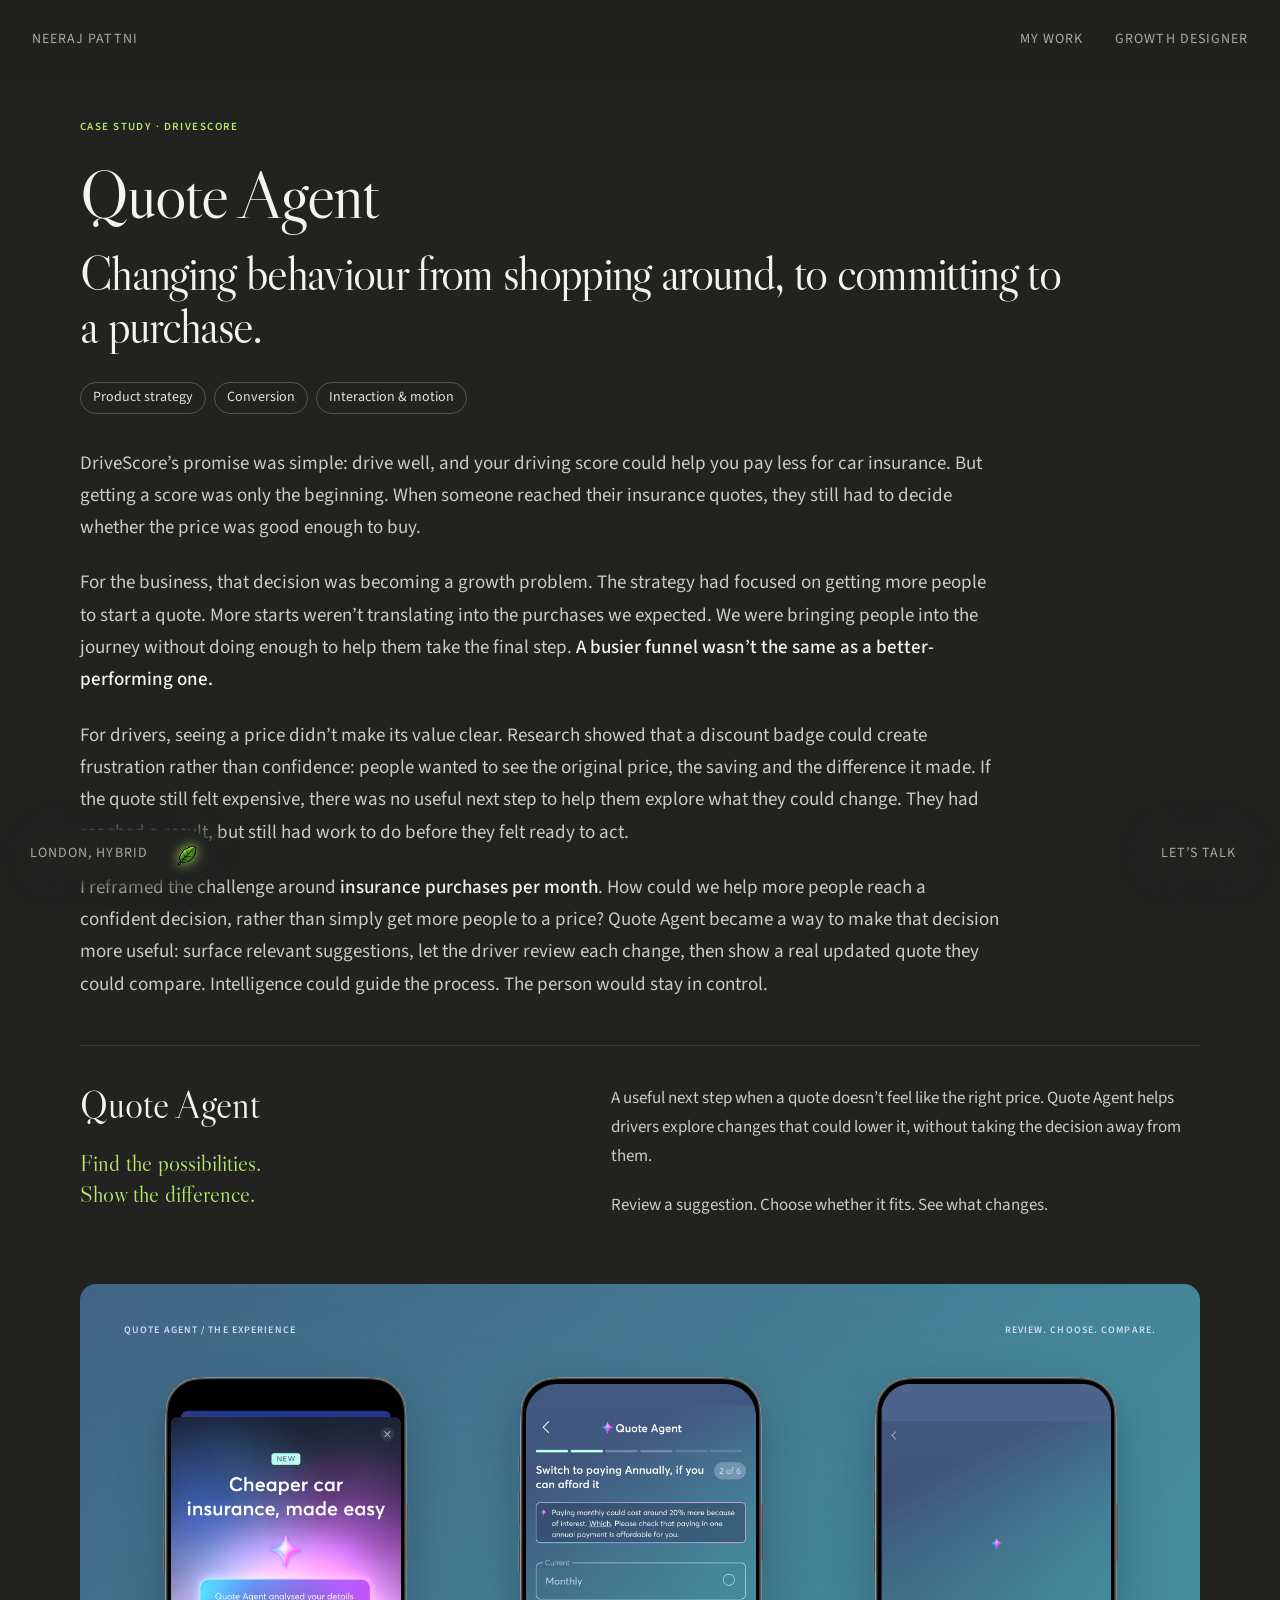
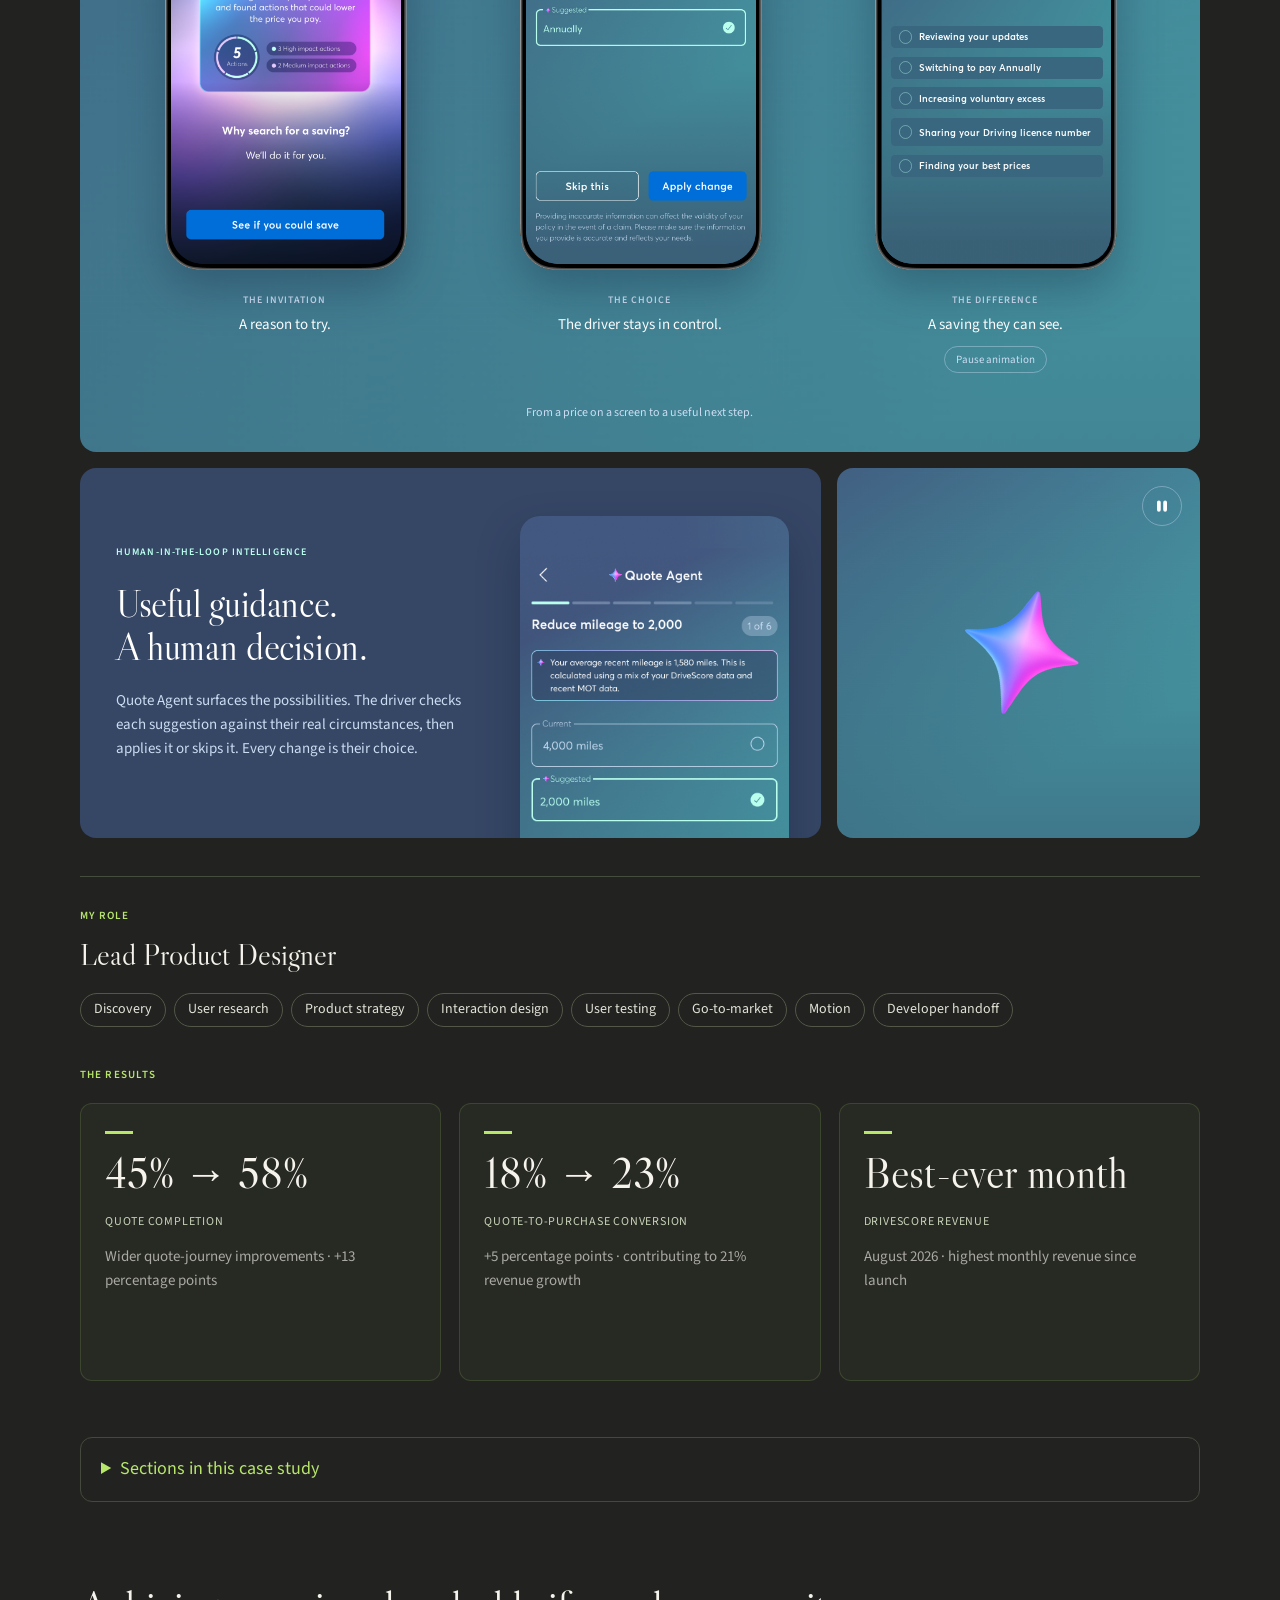
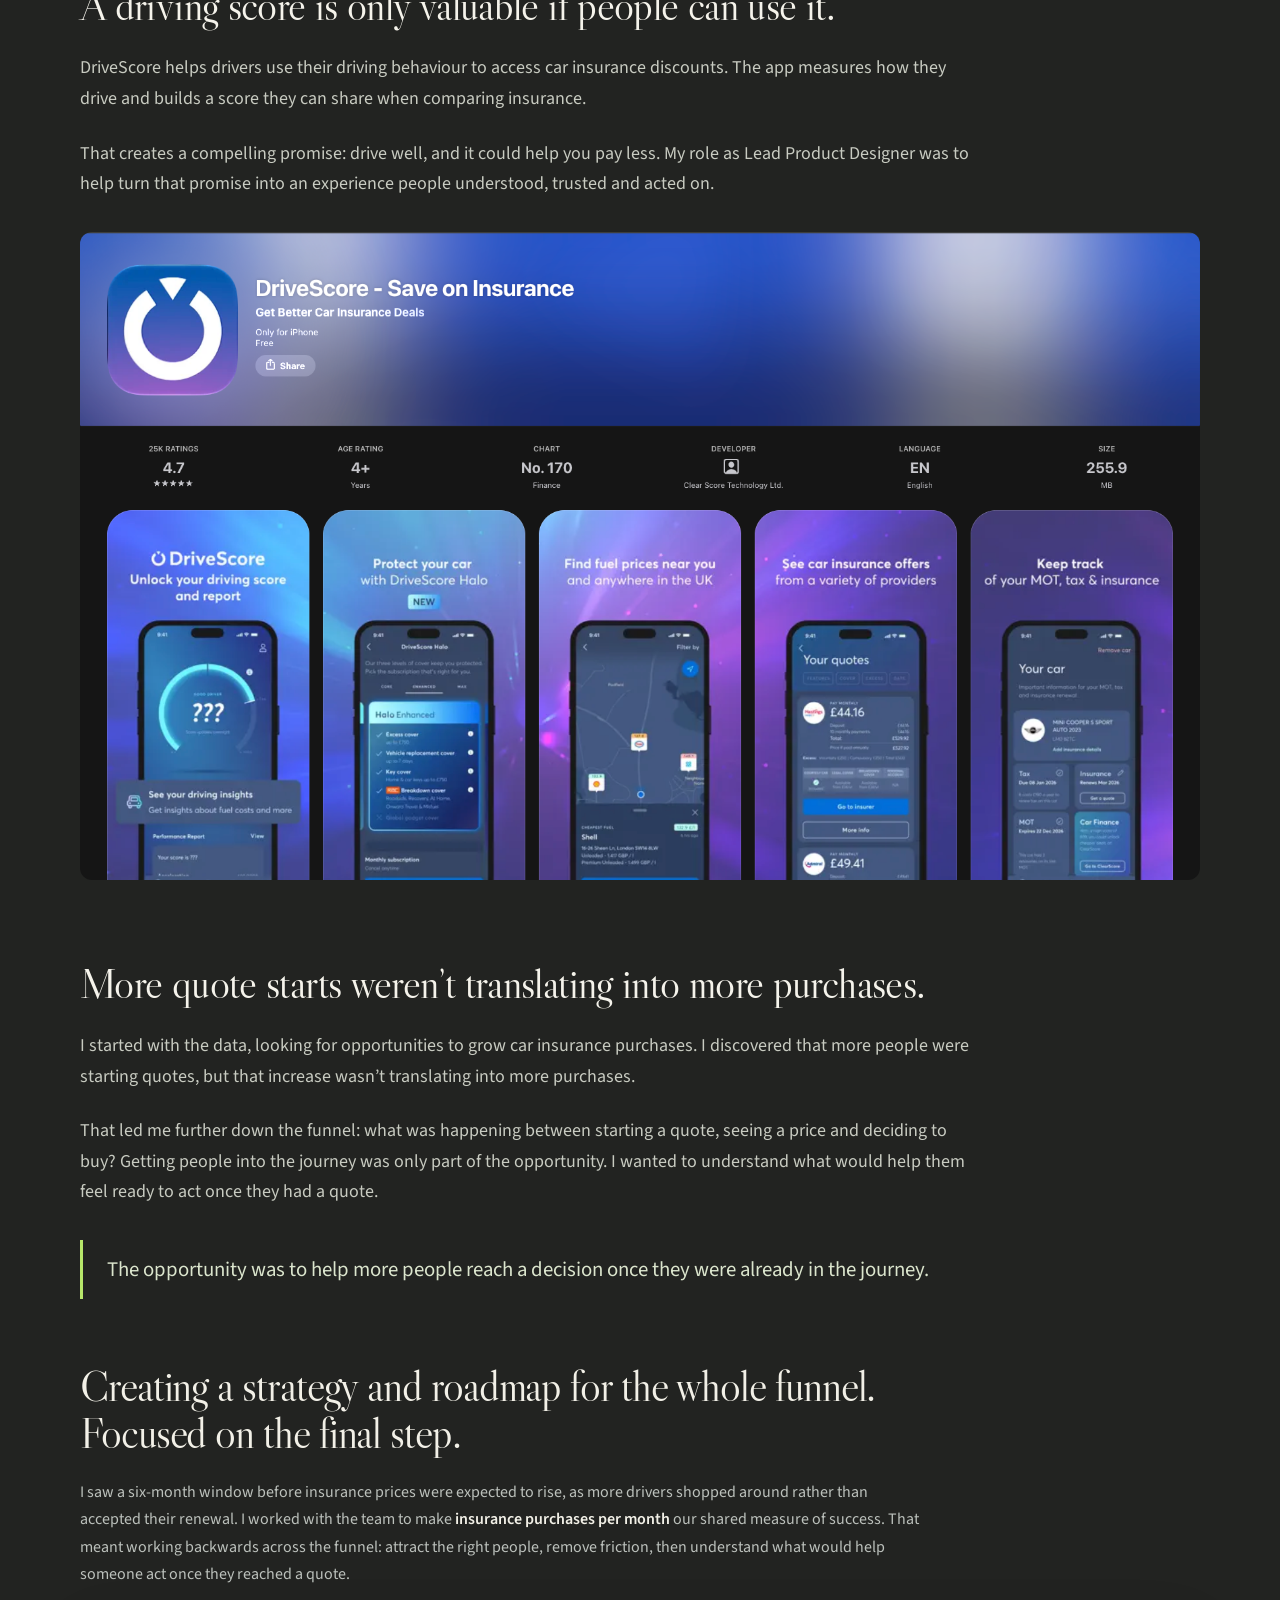
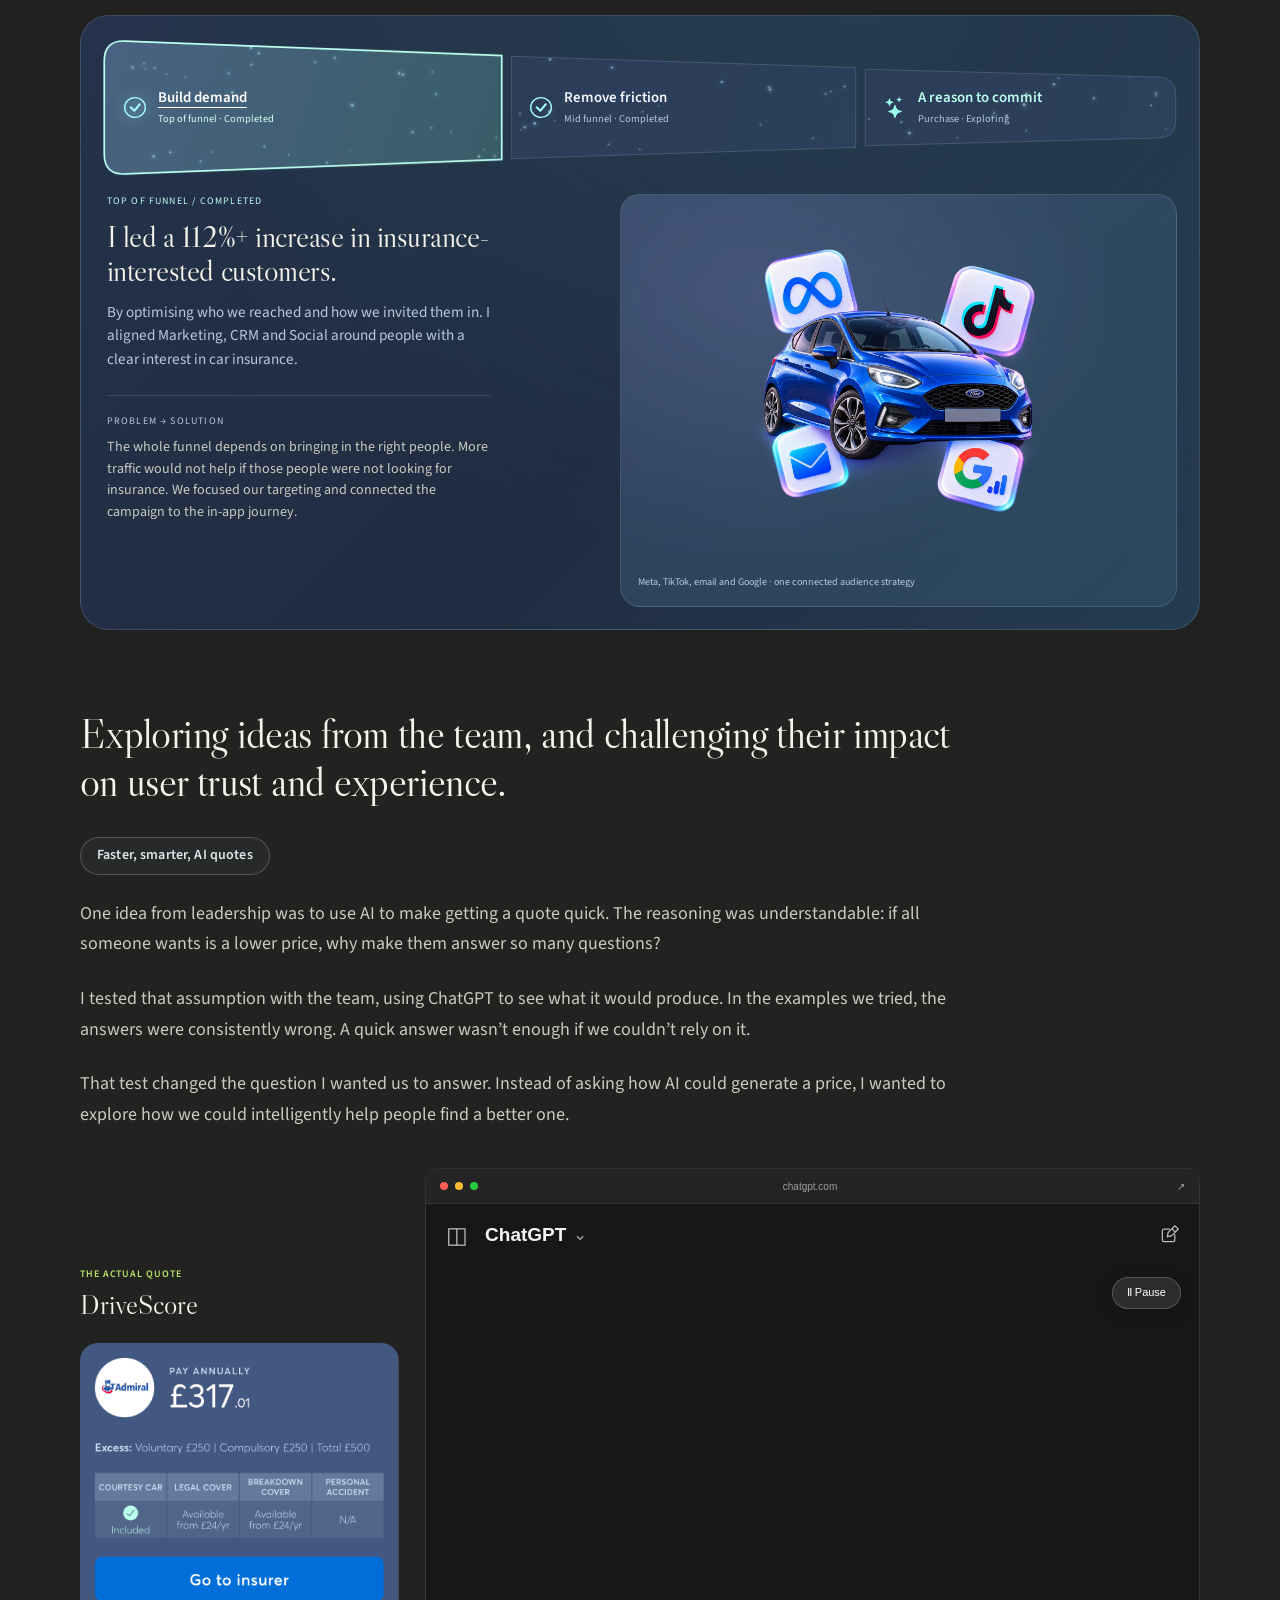
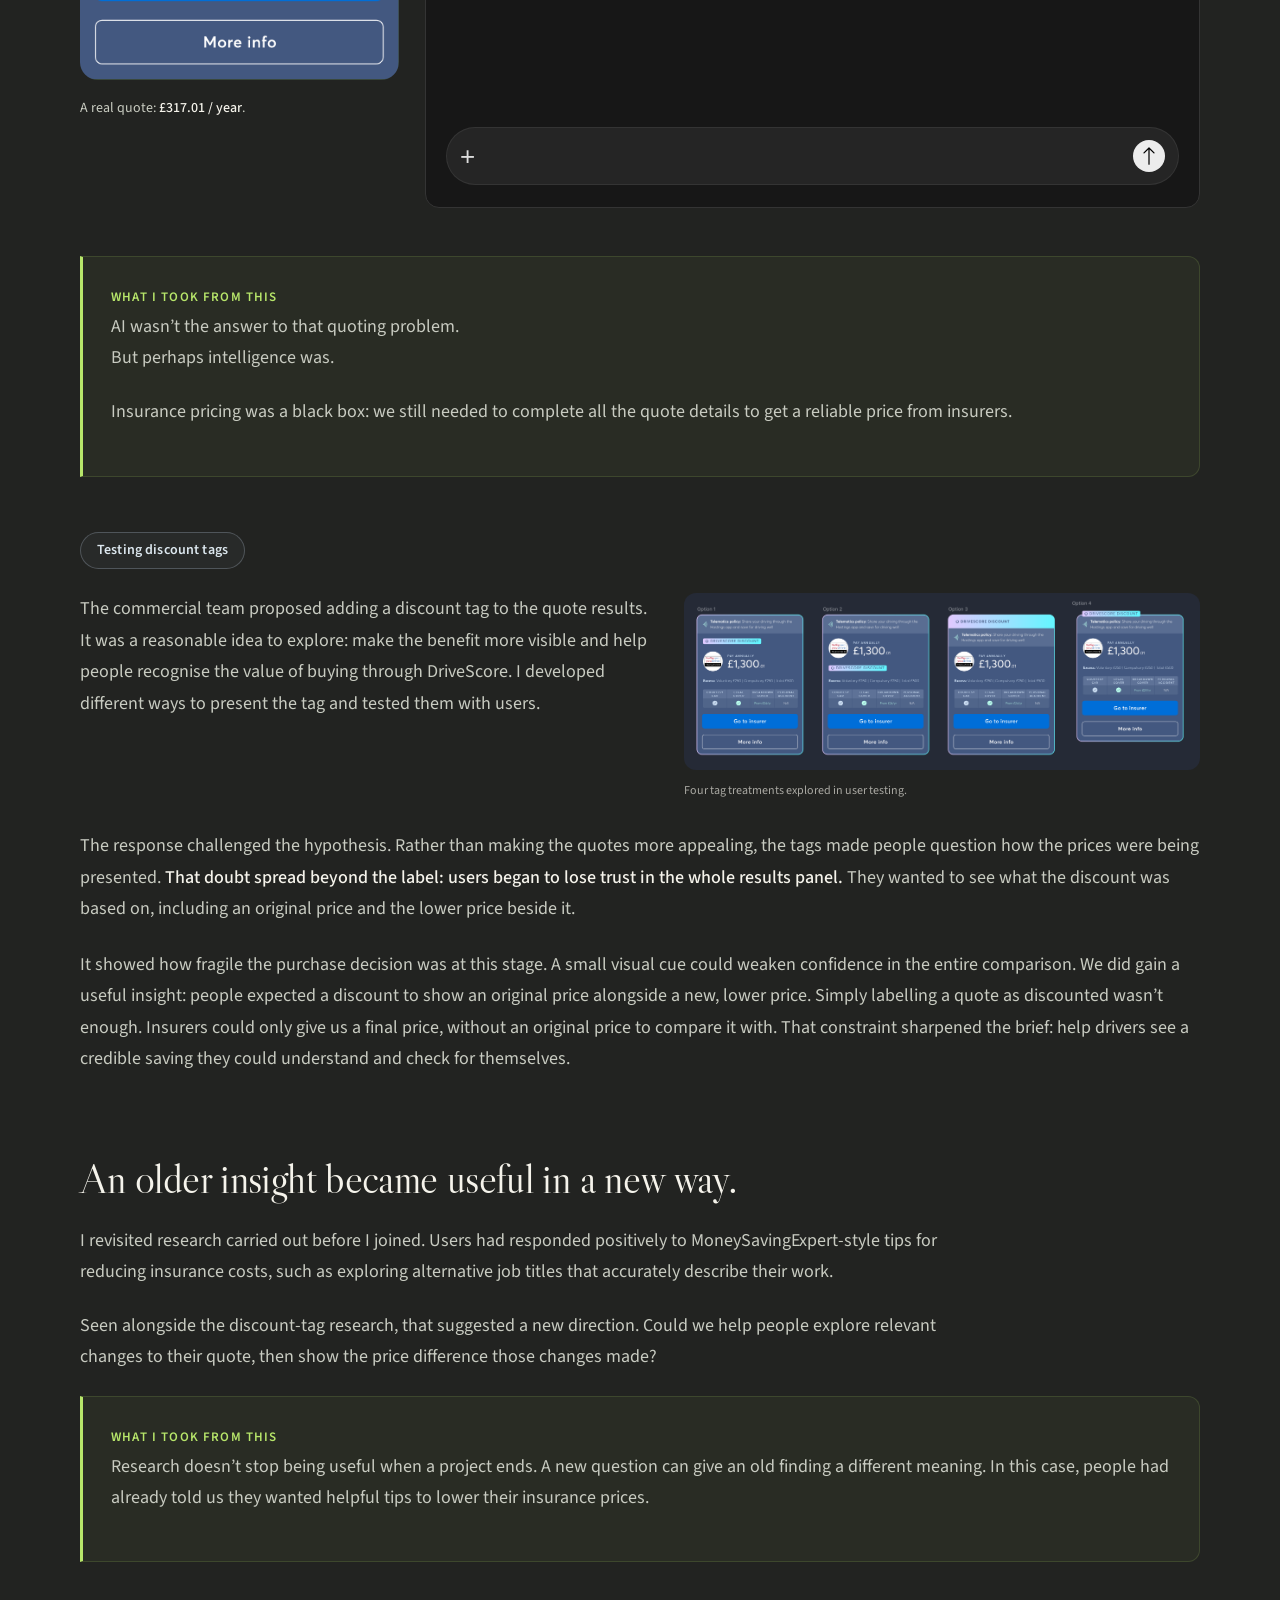
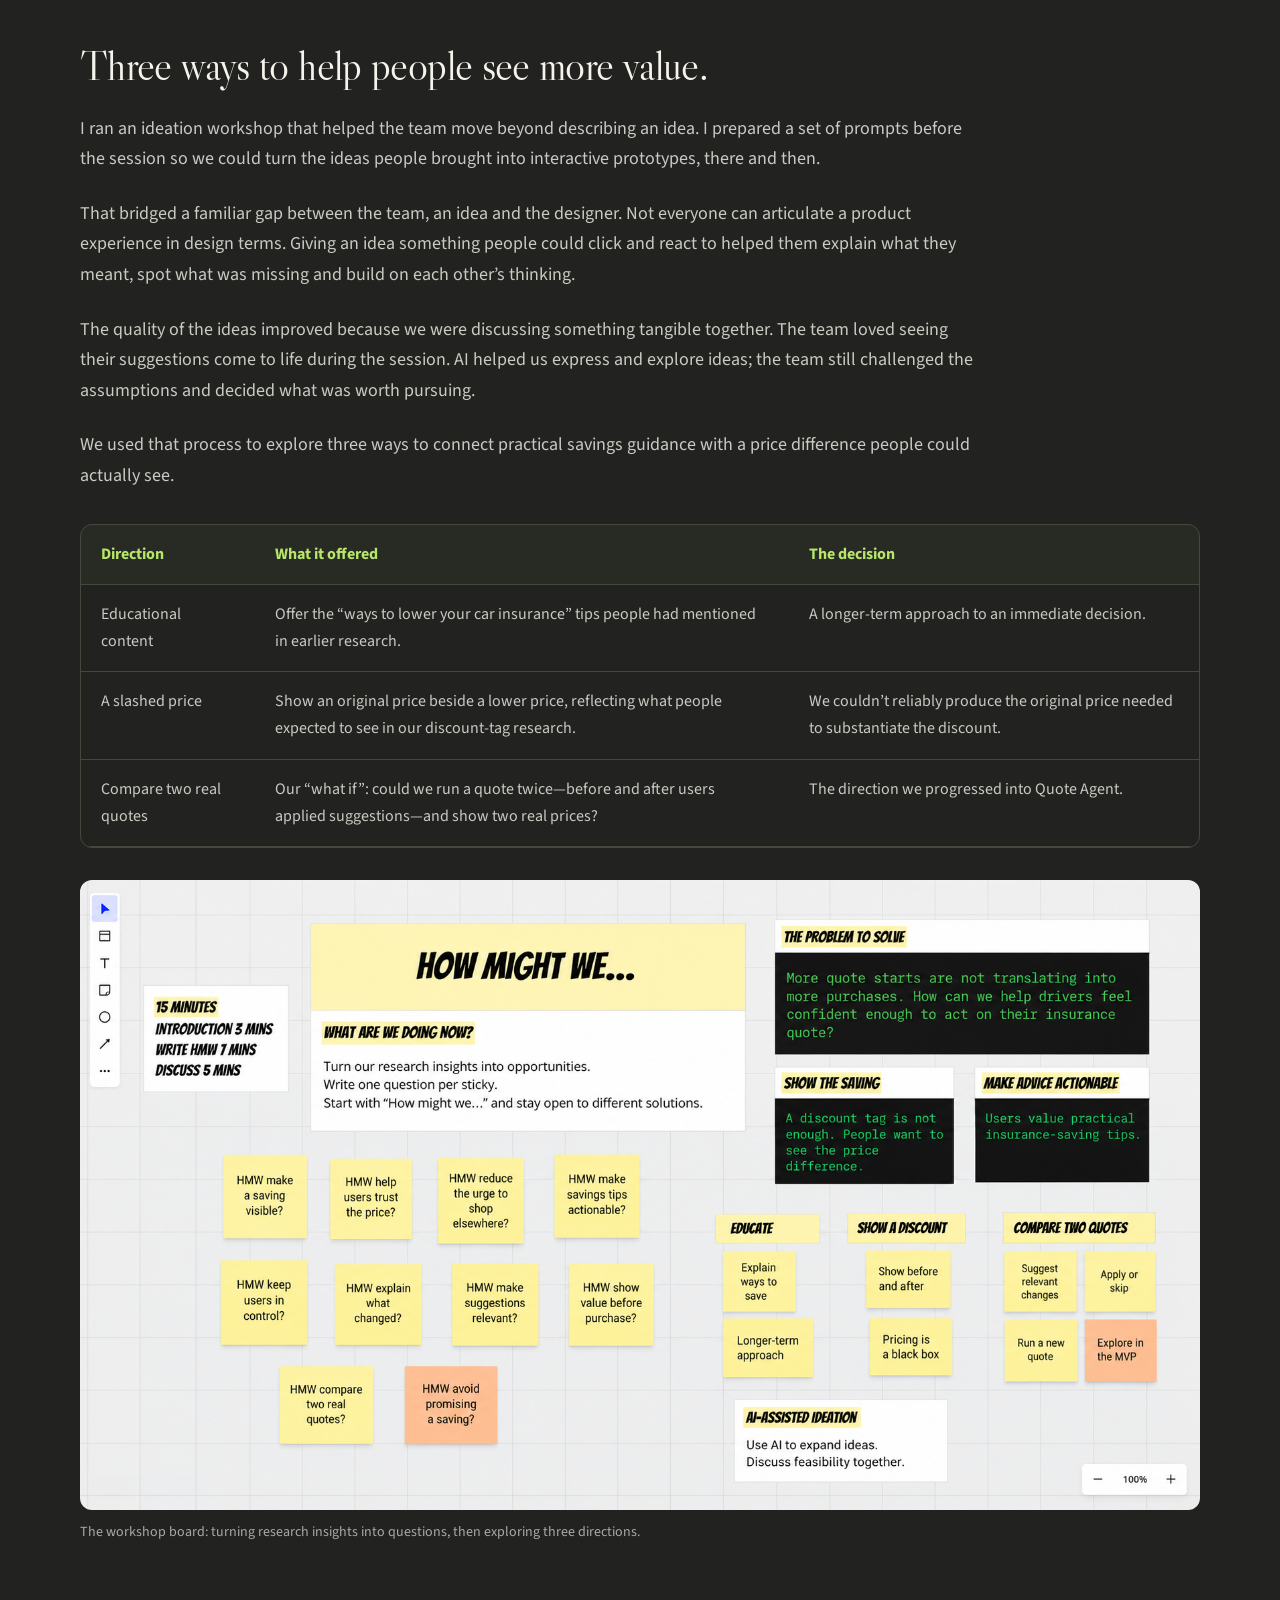
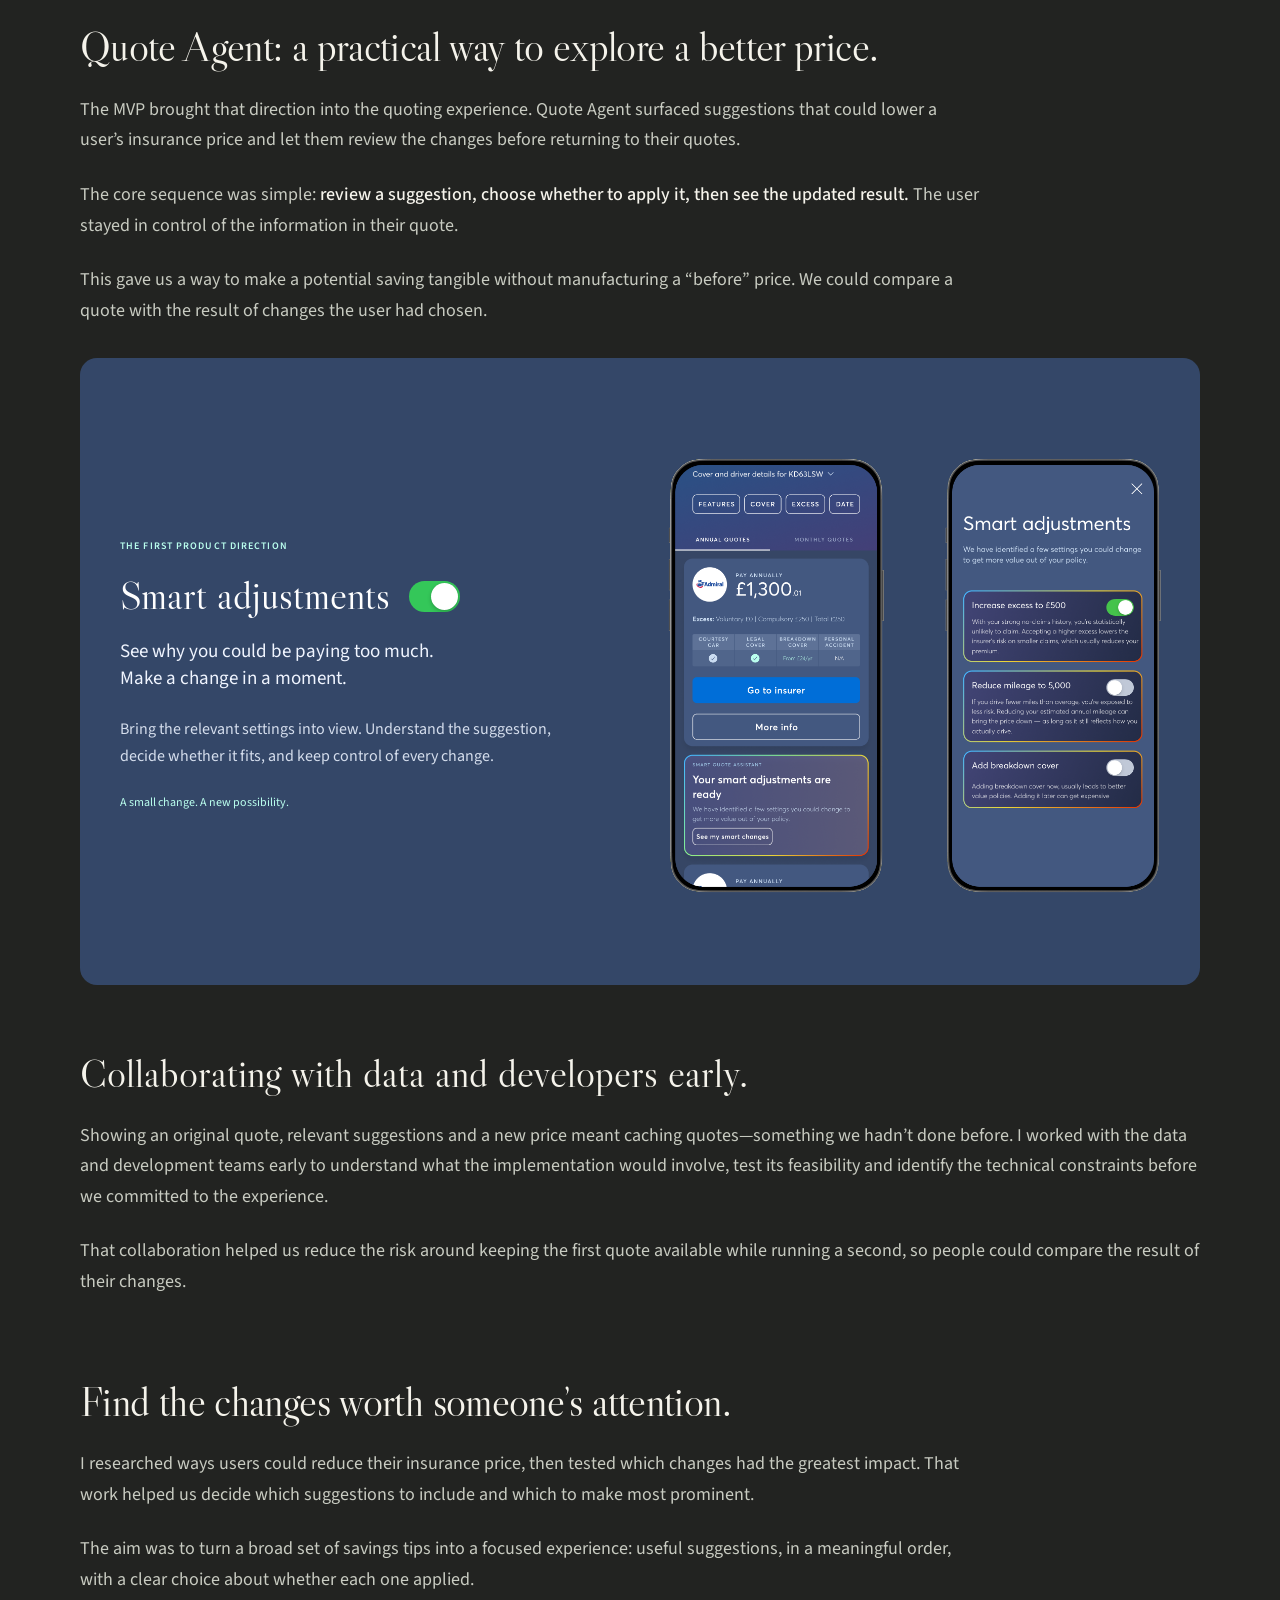
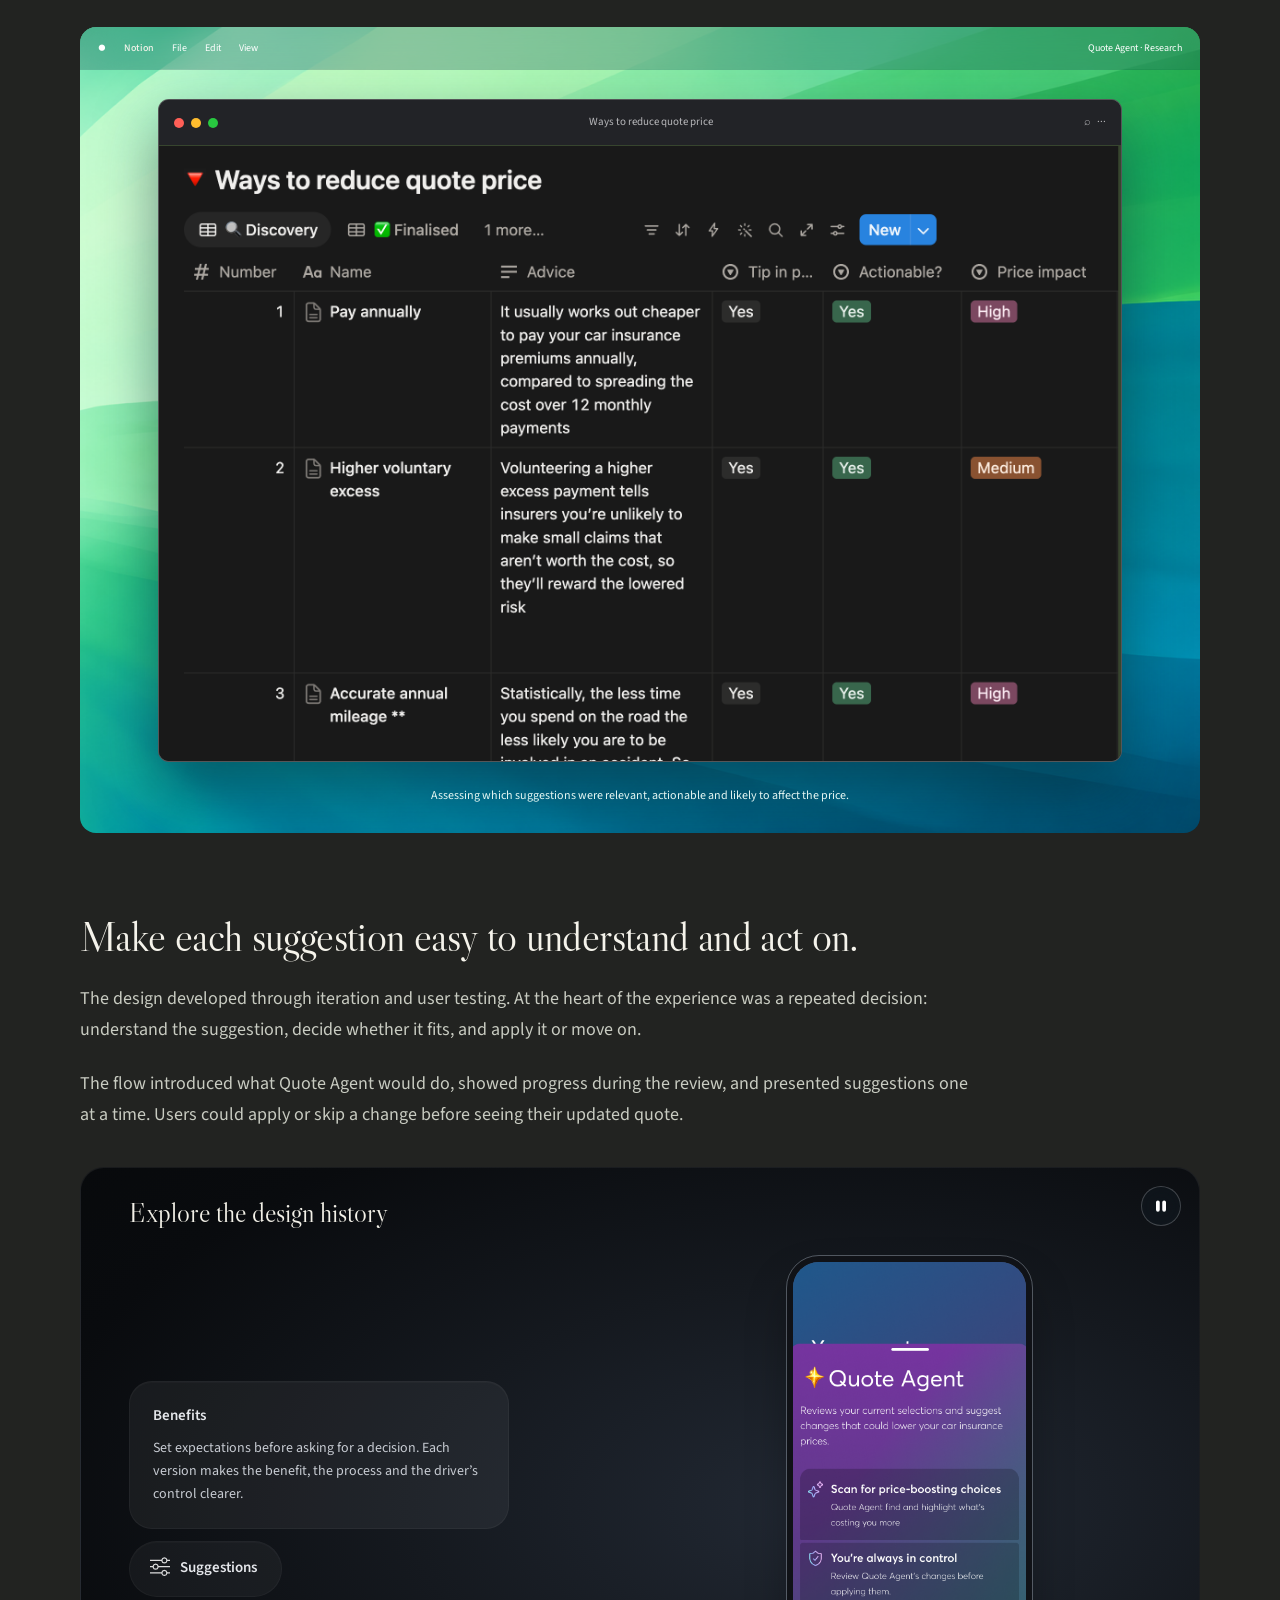
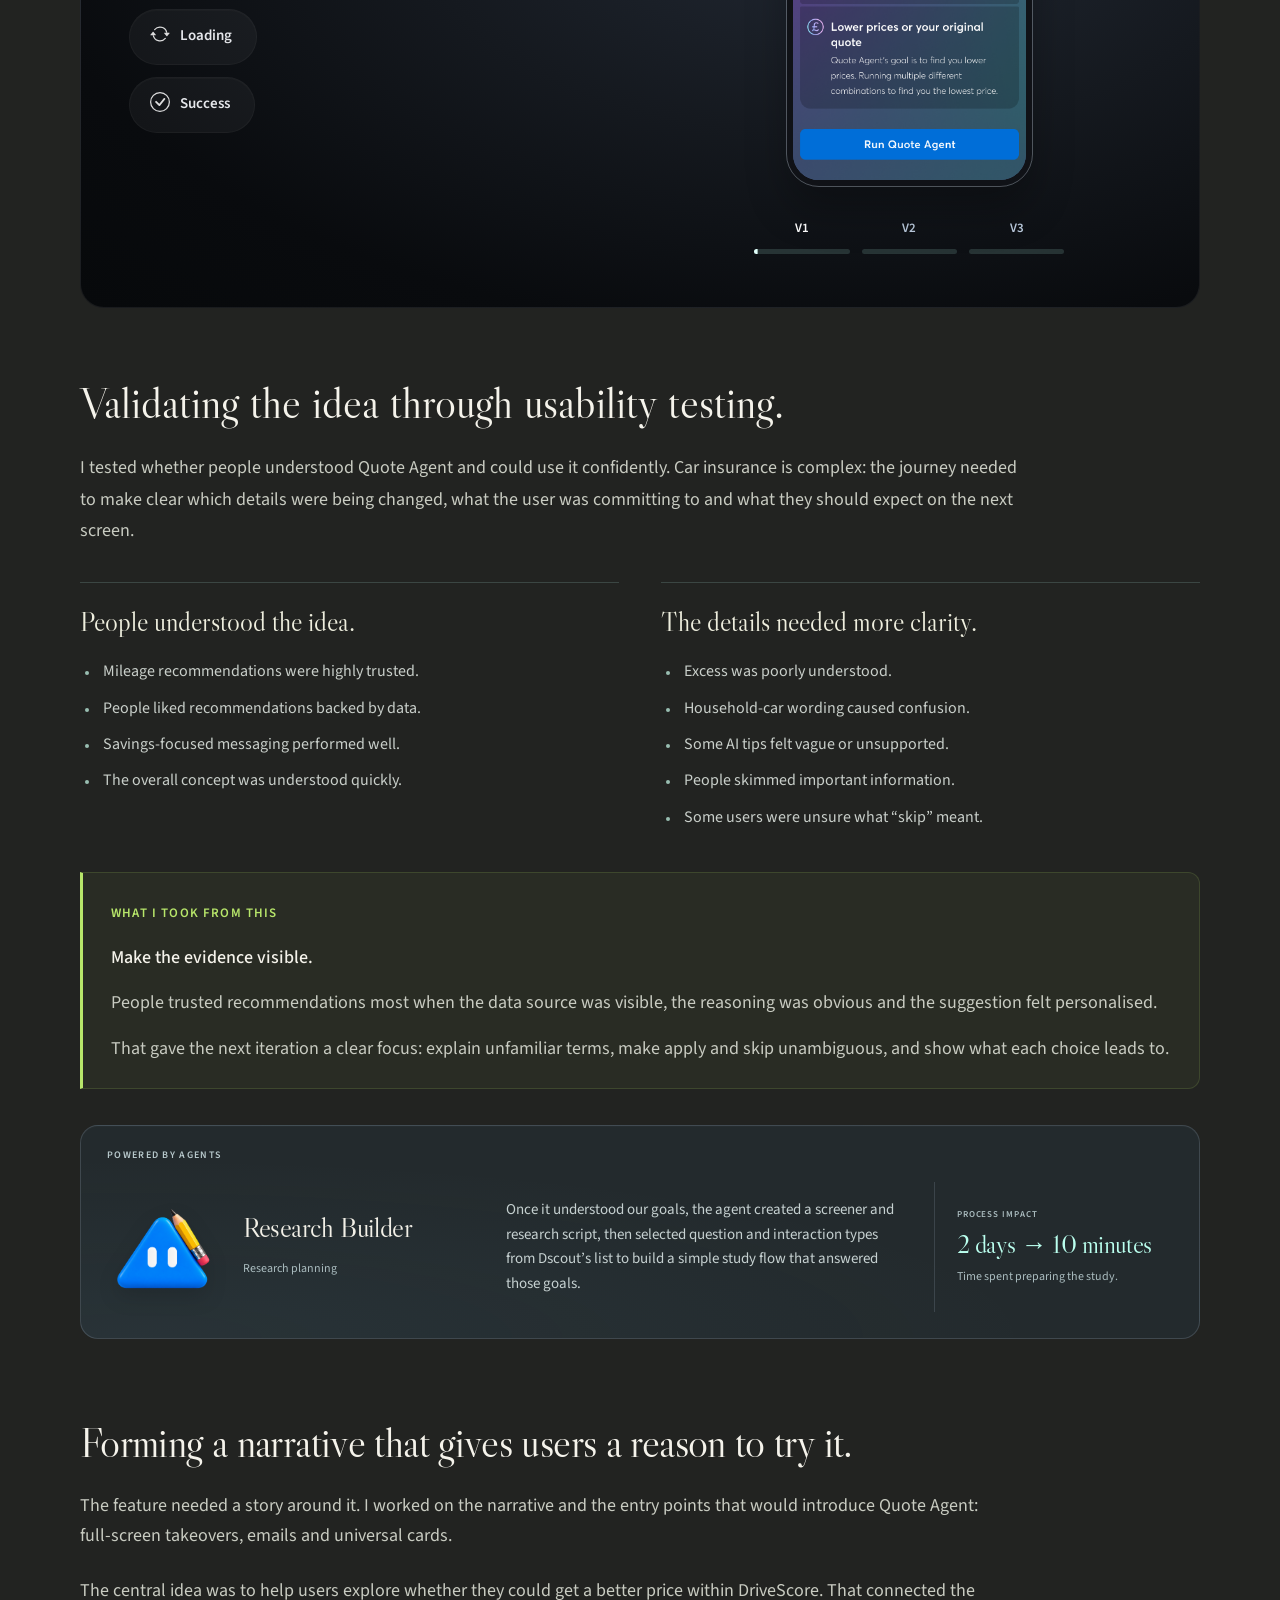
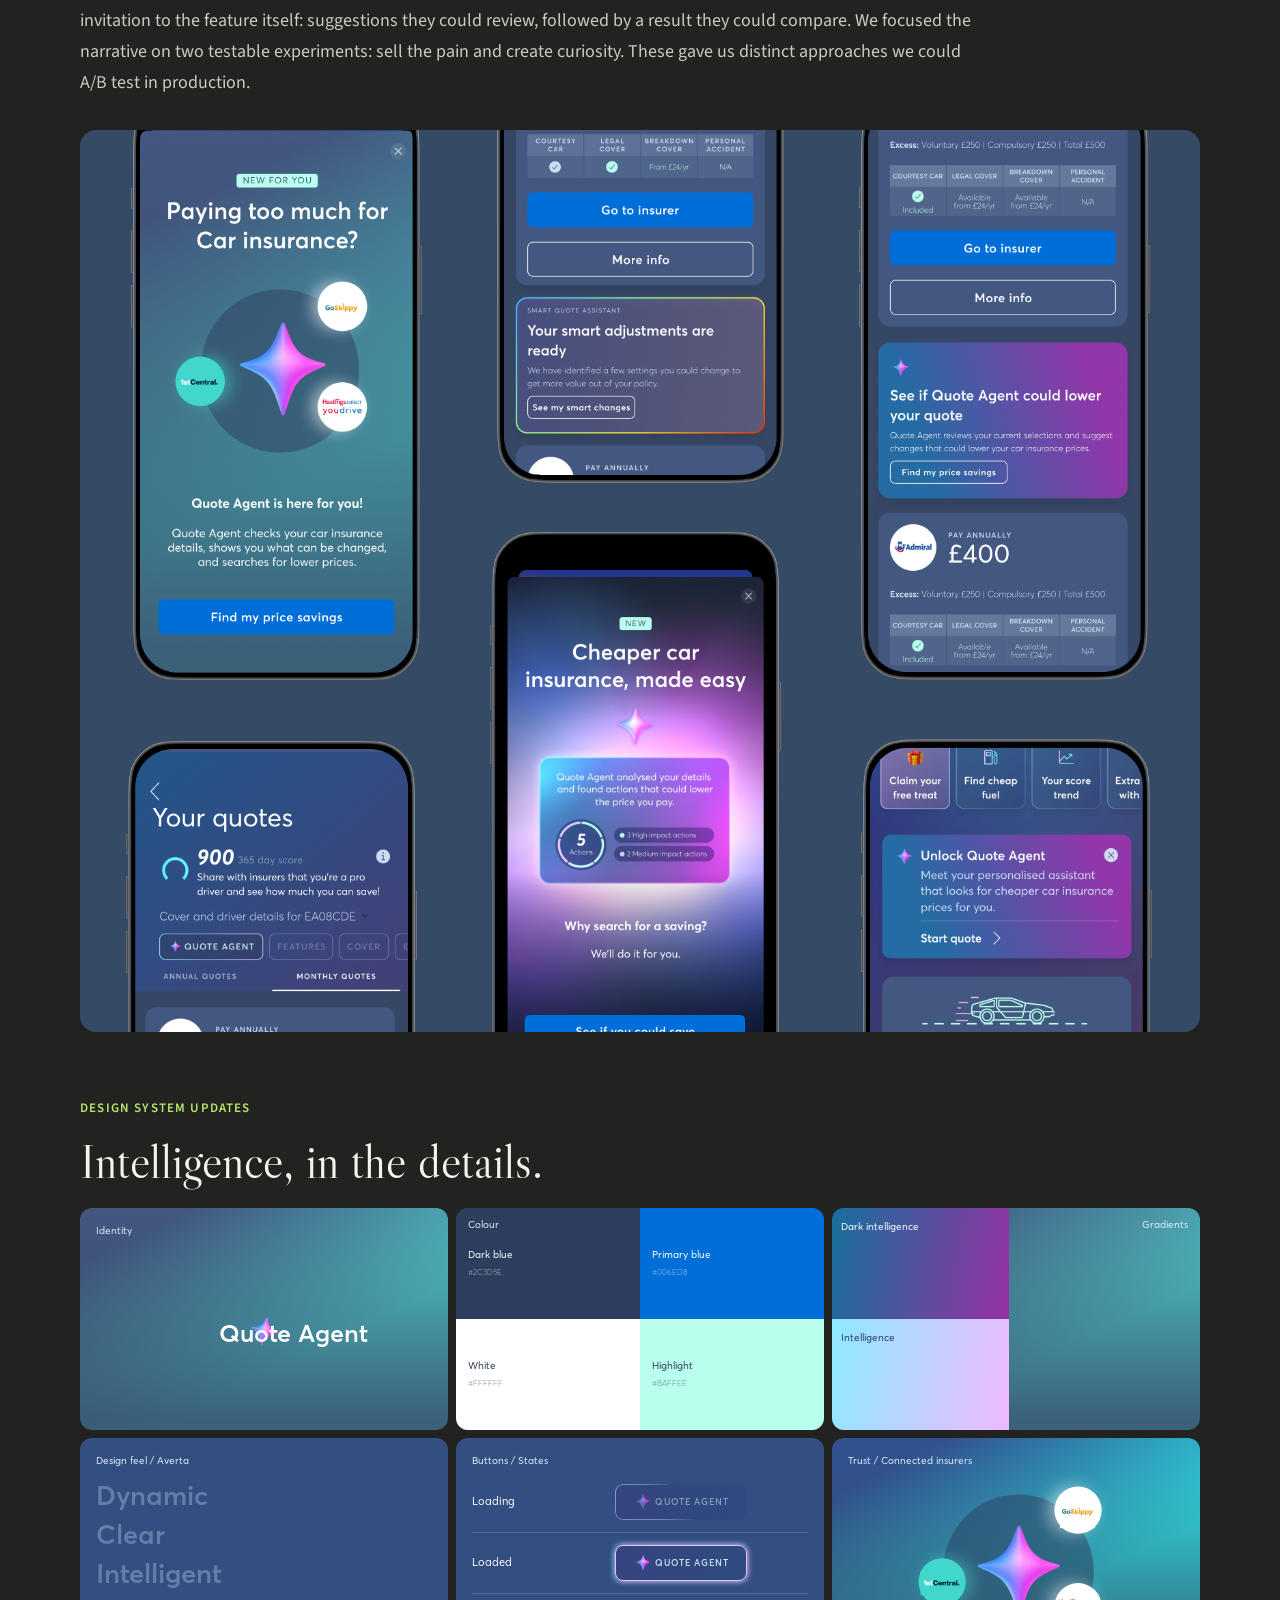
<file: drivescore.html>
<!doctype html>
<html lang="en"><head><meta charset="utf-8"><meta name="viewport" content="width=device-width,initial-scale=1">
<title>DriveScore — Quote Agent | Neeraj Pattni</title>
<meta name="description" content="Designing DriveScore’s Quote Agent to help drivers explore a better insurance price and move from comparing quotes to purchasing a policy.">
<link rel="stylesheet" href="drivescore-assets/portfolio-fonts.css">
<link rel="stylesheet" href="drivescore-assets/case-study.css"><script defer src="drivescore-assets/case-study.js"></script><link rel="stylesheet" href="drivescore-assets/drivescore-history.css"><link rel="stylesheet" href="drivescore-assets/playground-history.css"><script defer src="drivescore-assets/playground-history.js"></script><link rel="stylesheet" href="drivescore-assets/quote-agent-placeholders.css"><link rel="stylesheet" href="drivescore-assets/quote-agent-media.css"><script defer src="drivescore-assets/lottie.min.js"></script><script defer src="drivescore-assets/quote-agent-motion.js"></script><link rel="stylesheet" href="drivescore-assets/playground.css"><script src="drivescore-assets/playground.js" defer></script><script src="drivescore-assets/playground-revisions.js?v=right-phone-1" defer></script><link rel="stylesheet" href="drivescore-assets/playground-story.css"><script src="drivescore-assets/playground-story.js" defer></script><link rel="stylesheet" href="drivescore-assets/agent-system.css"><script src="drivescore-assets/agent-system.js" defer></script><link rel="stylesheet" href="drivescore-assets/delivery-combined.css"><script defer src="drivescore-assets/delivery-combined.js?v=phase-controls-1"></script><link rel="stylesheet" href="drivescore-assets/imported-strategy.css"><script defer src="drivescore-assets/imported-strategy.js"></script><link rel="stylesheet" href="drivescore-assets/case-study-agents.css"><link rel="stylesheet" href="right-phone-revisions.css?v=3"></head>
<body class="playground-page"><a class="skip-link" href="#case-content">Skip to case study</a>
<header class="site-header"><a href="index.html">Neeraj Pattni</a><a href="index.html#work">My work</a><span>Growth Designer</span></header>
<div class="case-layout"><aside class="contents"><p class="eyebrow">In this case study</p><nav aria-label="Case study sections"><a href="#s-326b721e-1557-80a5-9bce-cfc143aa1ef7">Impact</a><a href="#quote-agent-context">A driving score is only valuable if people can use it.</a><a href="#quote-agent-problem">More quote starts weren’t translating into more purchases.</a><a href="#quote-agent-team-ideas">Exploring ideas from the team</a><a href="#quote-agent-research">Testing discount tags</a><a href="#quote-agent-ideation">Three ways to help people see more value.</a><a href="#quote-agent-mvp">Quote Agent: a practical way to explore a better price.</a><a href="#quote-agent-suggestions">Find the changes worth someone’s attention.</a><a href="#quote-agent-iteration">Make each suggestion easy to understand and act on.</a><a href="#quote-agent-usability">Usability testing</a><a href="#quote-agent-narrative">Forming a narrative that gives users a reason to try it.</a><a href="#quote-agent-motion">Making intelligence visible.</a><a href="#quote-agent-handoff">Refining the handoff in code.</a><a href="#quote-agent-delivery">Get value into people’s hands, then build on it.</a><a href="#quote-agent-results">Helping more drivers move from a quote to a purchase.</a><a href="#quote-agent-reflection">What did I learn in this project?</a></nav><a class="all-work" href="index.html#work">Back to My Work</a></aside>
<main id="case-content">
<section class="playground-opening" id="overview">
  
  <p class="eyebrow">Case study · DriveScore</p>
  <h1>Quote Agent<br><span class="headline-detail">Changing behaviour from shopping around, to committing to a purchase.</span></h1>
  <ul class="case-tags" aria-label="Project disciplines"><li>Product strategy</li><li>Conversion</li><li>Interaction &amp; motion</li></ul>
  <div class="project-intro" id="problem-framing" aria-label="Project introduction">
    <p>DriveScore’s promise was simple: drive well, and your driving score could help you pay less for car insurance. But getting a score was only the beginning. When someone reached their insurance quotes, they still had to decide whether the price was good enough to buy.</p>
    <p>For the business, that decision was becoming a growth problem. The strategy had focused on getting more people to start a quote. More starts weren’t translating into the purchases we expected. We were bringing people into the journey without doing enough to help them take the final step. <strong>A busier funnel wasn’t the same as a better-performing one.</strong></p>
    <p>For drivers, seeing a price didn’t make its value clear. Research showed that a discount badge could create frustration rather than confidence: people wanted to see the original price, the saving and the difference it made. If the quote still felt expensive, there was no useful next step to help them explore what they could change. They had reached a result, but still had work to do before they felt ready to act.</p>
    <p>I reframed the challenge around <strong>insurance purchases per month</strong>. How could we help more people reach a confident decision, rather than simply get more people to a price? Quote Agent became a way to make that decision more useful: surface relevant suggestions, let the driver review each change, then show a real updated quote they could compare. Intelligence could guide the process. The person would stay in control.</p>
  </div>
  <div class="name-story">
    <div class="name-definition"><h2>Quote Agent</h2><p class="name-meaning">Find the possibilities.<br>Show the difference.</p></div>
    <div class="name-explanation"><p>A useful next step when a quote doesn’t feel like the right price. Quote Agent helps drivers explore changes that could lower it, without taking the decision away from them.</p><p>Review a suggestion. Choose whether it fits. See what changes.</p></div>
  </div>
  <div id="quote-agent-experience" class="editorial-grid" aria-label="Quote Agent final experience">
    <figure class="journey-stage">
      <div class="stage-heading"><span>Quote Agent / The experience</span><span>Review. Choose. Compare.</span></div>
      <div class="journey-phones">
        <div><button class="image-expand" aria-label="Enlarge Quote Agent introduction"><img src="drivescore-assets/playground-assets/phone-intro.png" alt="Quote Agent invitation: Cheaper car insurance, made easy" width="434" height="868"></button><p><span>The invitation</span>A reason to try.</p></div>
        <div><button class="image-expand" aria-label="Enlarge Quote Agent suggestion"><img src="drivescore-assets/playground-assets/phone-suggestion.png" alt="A suggestion to switch from monthly to annual payment, with apply and skip choices" width="434" height="868"></button><p><span>The choice</span>The driver stays in control.</p></div>
        <div class="journey-result"><div class="journey-animation-frame"><img class="journey-phone-shell" src="drivescore-assets/playground-assets/phone-saving.png" alt="" width="434" height="868"><div id="journey-animation" class="journey-screen-animation" role="img" aria-label="Quote Agent reviews the changes, finds a £98 annual saving and celebrates with confetti"><img class="journey-poster" src="drivescore-assets/playground-assets/saving-screen-98.png" alt="" width="552" height="1155"></div></div><p><span>The difference</span>A saving they can see.</p><button id="journey-animation-toggle" class="journey-motion-control" type="button" aria-pressed="false">Pause animation</button></div>
      </div>
      <figcaption>From a price on a screen to a useful next step.</figcaption>
    </figure>
    <figure class="choice-tile" id="quote-agent-details">
      <div class="choice-copy"><span class="tile-kicker">Human-in-the-loop intelligence</span><h3>Useful guidance.<br>A human decision.</h3><p>Quote Agent surfaces the possibilities. The driver checks each suggestion against their real circumstances, then applies it or skips it. Every change is their choice.</p></div>
      <img src="drivescore-assets/suggestions-v3.png" alt="Quote Agent suggestion with clear current and suggested answers" width="375" height="812" loading="lazy">
    </figure>
    <div class="motion-tile">
      <div class="agent-spin" id="playground-agent" role="img" aria-label="Spinning Quote Agent icon"><img class="agent-fallback" src="drivescore-assets/playground-assets/quote-agent-icon.png" alt="" width="1024" height="1024"></div>
      <button id="playground-motion-toggle" class="round-motion" type="button" aria-label="Pause animation" aria-pressed="false"><span aria-hidden="true"><img class="hero-pause-icon" src="drivescore-assets/ui-icons/pause-fill.svg" width="20" height="20" alt=""><img class="hero-play-icon" src="drivescore-assets/ui-icons/play-fill.svg" width="20" height="20" alt=""></span></button>
    </div>
  </div>
  <section id="project-summary" class="project-impact" aria-label="My role and the results">
    <div class="role-overview"><p class="eyebrow">My role</p><h2>Lead Product Designer</h2><ul class="role-pills" aria-label="My contribution"><li>Discovery</li><li>User research</li><li>Product strategy</li><li>Interaction design</li><li>User testing</li><li>Go-to-market</li><li>Motion</li><li>Developer handoff</li></ul></div>
    <section class="impact-section" aria-labelledby="opening-results-title"><h2 id="opening-results-title" class="eyebrow">The results</h2><dl class="impact-grid"><div class="impact-tile"><dd>45% → 58%</dd><dt>Quote completion</dt><p>Wider quote-journey improvements · +13 percentage points</p></div><div class="impact-tile"><dd>18% → 23%</dd><dt>Quote-to-purchase conversion</dt><p>+5 percentage points · contributing to 21% revenue growth</p></div><div class="impact-tile"><dd>Best-ever month</dd><dt>DriveScore revenue</dt><p>August 2026 · highest monthly revenue since launch</p></div></dl></section>
  </section>
</section>
<details class="mobile-contents playground-contents"><summary>Sections in this case study</summary><nav aria-label="Case study sections">
 <a href="#quote-agent-strategy">The growth strategy</a><a href="#quote-agent-problem">The problem</a><a href="#quote-agent-research">The research</a><a href="#quote-agent-ideation">The direction</a><a href="#quote-agent-iteration">The design</a><a href="#quote-agent-handoff">Try the confetti playground</a><a href="#quote-agent-results">The results</a>
</nav></details>
<article class="case-body"><h2 id="quote-agent-context">A driving score is only valuable if people can use it.</h2><p>DriveScore helps drivers use their driving behaviour to access car insurance discounts. The app measures how they drive and builds a score they can share when comparing insurance.</p><p>That creates a compelling promise: drive well, and it could help you pay less. My role as Lead Product Designer was to help turn that promise into an experience people understood, trusted and acted on.</p><figure><button class="image-expand" type="button" aria-label="Enlarge DriveScore App Store screenshot"><img src="drivescore-assets/quote-agent-assets/drivescore-app-store.png" alt="DriveScore App Store listing showing the app and its driving score, Halo, fuel prices, insurance offers and car reminders" width="1660" height="960" loading="lazy" decoding="async"></button></figure><h2 id="quote-agent-problem">More quote starts weren’t translating into more purchases.</h2><p>I started with the data, looking for opportunities to grow car insurance purchases. I discovered that more people were starting quotes, but that increase wasn’t translating into more purchases.</p><p>That led me further down the funnel: what was happening between starting a quote, seeing a price and deciding to buy? Getting people into the journey was only part of the opportunity. I wanted to understand what would help them feel ready to act once they had a quote.</p><blockquote>The opportunity was to help more people reach a decision once they were already in the journey.</blockquote><section id="quote-agent-strategy" class="qa-funnel" aria-label="The wider growth strategy">
<header class="qa-funnel__intro"><div><h2>Creating a strategy and roadmap for the whole funnel.<br>Focused on the final step.</h2></div><p id="quote-agent-success">I saw a six-month window before insurance prices were expected to rise, as more drivers shopped around rather than accepted their renewal. I worked with the team to make <strong>insurance purchases per month</strong> our shared measure of success. That meant working backwards across the funnel: attract the right people, remove friction, then understand what would help someone act once they reached a quote.</p></header>
<div class="qa-funnel__shell"><nav class="qa-funnel__nav" aria-label="Explore the three funnel stages"><div class="qa-funnel__selection" aria-hidden="true"></div><span class="qa-funnel__flow" aria-hidden="true"></span></nav><div class="qa-funnel__content"><article class="qa-funnel__copy"><span class="qa-funnel__focus"></span><h3></h3><p class="qa-funnel__body"></p><div class="qa-funnel__thought"><span class="qa-funnel__thought-label">Problem → solution</span><p></p></div><div class="qa-funnel__evidence" hidden><strong></strong><span></span></div></article><figure class="qa-funnel__visual"><div class="qa-funnel__visual-head"><span class="qa-funnel__identity"><img src="drivescore-assets/strategy-assets/d376cce815445fc1.png" alt="">The purchase decision</span><span class="qa-funnel__badge">New idea</span></div><div class="qa-funnel__art"></div><figcaption class="qa-funnel__caption"></figcaption></figure></div></div><p class="qa-funnel__sr" role="status" aria-live="polite"></p>
<script type="application/json" class="qa-funnel__data">{"stages": [{"level": "Top of funnel", "title": "Build demand", "subtitle": "Audience + connected campaign", "heading": "I led a 112%+ increase in insurance-interested customers.", "body": "By optimising who we reached and how we invited them in. I aligned Marketing, CRM and Social around people with a clear interest in car insurance.", "reason": "The whole funnel depends on bringing in the right people. More traffic would not help if those people were not looking for insurance. We focused our targeting and connected the campaign to the in-app journey.", "stat": "112%+", "statlabel": "increase in insurance-interested customers", "images": ["drivescore-assets/strategy-assets/31b3fe3267b7e325.png"], "alts": ["A realistic blue Ford Fiesta surrounded by Meta, TikTok, email and Google advertising tiles"], "caption": "Meta, TikTok, email and Google \u00b7 one connected audience strategy"}, {"level": "Middle of funnel", "title": "Remove friction", "subtitle": "A smoother route to a quote", "heading": "I helped lift quote completion from 45% to 58%.", "body": "Through wider quote-journey improvements, including simplifying the form and using the registration step to load car details before drivers tapped Continue.", "reason": "82% of people who entered their plate went on to Continue. Making them wait after that click added avoidable friction. We used the time before the click to prepare their car details. This made the user’s first interaction with the quote form feel like magic, reducing the perceived effort of the form as a whole.", "stat": "45% \u2192 58%", "statlabel": "Quote completion \u00b7 +13 percentage points across the wider quote journey", "images": ["drivescore-assets/strategy-assets/2524e396c0e6bdd7.png"], "alts": ["Original DriveScore quote result screen; quote-form artwork can be added here"], "caption": "Registration \u2192 background preloading \u2192 instant next screen"}, {"level": "Purchase stage", "title": "A reason to commit", "subtitle": "Quote Agent \u00b7 the final stage", "heading": "What would make a quote worth acting on?", "body": "Getting people to a price was only part of the job. They were still shopping around. The next opportunity was understanding what would help them feel ready to buy.", "reason": "Explore what would make a quote feel more relevant, show its value clearly and help people make a confident decision.", "stat": "Final step", "statlabel": "a reason to act on the quote", "images": ["drivescore-assets/strategy-assets/2524e396c0e6bdd7.png"], "alts": ["The existing DriveScore quote result: the starting point for exploring the purchase decision"], "caption": "The next opportunity \u00b7 still to be figured out"}]}</script>
</section><h2 id="quote-agent-team-ideas">Exploring ideas from the team, and challenging their impact on user trust and experience.</h2><h3 id="quote-agent-challenge" class="case-topic-pill">Faster, smarter, AI quotes</h3><p>One idea from leadership was to use AI to make getting a quote quick. The reasoning was understandable: if all someone wants is a lower price, why make them answer so many questions?</p><p>I tested that assumption with the team, using ChatGPT to see what it would produce. In the examples we tried, the answers were consistently wrong. A quick answer wasn’t enough if we couldn’t rely on it.</p><p>That test changed the question I wanted us to answer. Instead of asking how AI could generate a price, I wanted to explore how we could intelligently help people find a better one.</p><section class="quote-chat-comparison" id="quote-agent-ai-test" aria-label="Actual DriveScore quote compared with the ChatGPT test">
 <figure class="actual-quote-proof"><div class="proof-heading"><span class="eyebrow">The actual quote</span><h3>DriveScore</h3></div><img src="drivescore-assets/playground-assets/actual-drivescore-quote.png" alt="The actual Admiral quote in DriveScore: £317.01 per year" width="409" height="432" loading="lazy"><figcaption>A real quote: <strong>£317.01 / year</strong>.</figcaption></figure>
 <div class="chat-test" aria-label="Animated ChatGPT quote test">
  <div class="chat-window-bar" aria-hidden="true"><span class="window-lights"><i></i><i></i><i></i></span><span>chatgpt.com</span><span>↗</span></div><div class="chat-test-header"><span class="chat-sidebar-icon" aria-hidden="true">◫</span><strong>ChatGPT <span class="chat-chevron" aria-hidden="true">⌄</span></strong><svg class="chat-new-icon" aria-hidden="true" viewBox="0 0 24 24" width="20" height="20" fill="none" stroke="currentColor" stroke-width="1.5"><path d="M13 5H6a2 2 0 0 0-2 2v11a2 2 0 0 0 2 2h11a2 2 0 0 0 2-2v-7M15 4l5 5M10 14l1-5 8-8 4 4-8 8z"/></svg></div><button class="chat-floating-control" type="button" id="chat-animation-toggle" aria-pressed="false">Pause</button>
  <div class="chat-conversation">
   <div class="chat-user-message" id="chat-user-message" hidden><p id="chat-prompt-message"></p></div>
   <div class="chat-thinking" id="chat-thinking" hidden><span class="thinking-dot" aria-hidden="true"></span><span class="thinking-label">Thinking</span></div>
   <div class="chat-answer" id="chat-answer" hidden aria-hidden="true"><p id="chat-assumption"></p><p class="chat-estimate" id="chat-estimate"></p><p id="chat-planning"></p></div>
   <p class="chat-accessible-answer">In the original test, ChatGPT estimated £750–£1,050 per year and suggested £850 per year as a planning number. The actual DriveScore quote shown alongside was £317.01.</p>
  </div>
  <div class="chat-composer"><span class="chat-add" aria-hidden="true">+</span><p id="chat-composer-text" aria-label="Animated example prompt"></p><button type="button" id="chat-replay" aria-label="Replay ChatGPT test" title="Replay test"><img class="chat-send-symbol" src="drivescore-assets/ui-icons/arrow-up.svg" width="20" height="20" alt=""><img class="chat-stop-symbol" src="drivescore-assets/ui-icons/square-fill.svg" width="12" height="12" alt=""></button></div>
  
 </div>
</section><aside class="insight ai-test-insight"><span class="eyebrow">What I took from this</span><p>AI wasn’t the answer to that quoting problem.<br>But perhaps intelligence was.</p><p>Insurance pricing was a black box: we still needed to complete all the quote details to get a reliable price from insurers.</p></aside><section class="tested-ideas" id="quote-agent-research" aria-labelledby="tested-ideas-title"><h3 id="tested-ideas-title" class="case-topic-pill">Testing discount tags</h3><div class="tested-ideas-top"><div class="tested-ideas-copy"><p>The commercial team proposed adding a discount tag to the quote results. It was a reasonable idea to explore: make the benefit more visible and help people recognise the value of buying through DriveScore. I developed different ways to present the tag and tested them with users.</p></div><figure class="discount-tag-designs"><button class="image-expand" type="button" aria-label="Enlarge four discount-tag designs tested with users"><img src="drivescore-assets/playground-assets/discount-tag-explorations.png" width="2388" height="818" alt="Four ways of adding a DriveScore discount tag to the same insurance quote: above the price, below the price, in a header and on the card border" loading="lazy" decoding="async"></button><figcaption>Four tag treatments explored in user testing.</figcaption></figure></div><div class="tested-ideas-findings"><p>The response challenged the hypothesis. Rather than making the quotes more appealing, the tags made people question how the prices were being presented. <strong>That doubt spread beyond the label: users began to lose trust in the whole results panel.</strong> They wanted to see what the discount was based on, including an original price and the lower price beside it.</p><p>It showed how fragile the purchase decision was at this stage. A small visual cue could weaken confidence in the entire comparison. We did gain a useful insight: people expected a discount to show an original price alongside a new, lower price. Simply labelling a quote as discounted wasn’t enough. Insurers could only give us a final price, without an original price to compare it with. That constraint sharpened the brief: help drivers see a credible saving they could understand and check for themselves.</p></div></section><h2 id="quote-agent-older-insight">An older insight became useful in a new way.</h2><p>I revisited research carried out before I joined. Users had responded positively to MoneySavingExpert-style tips for reducing insurance costs, such as exploring alternative job titles that accurately describe their work.</p><p>Seen alongside the discount-tag research, that suggested a new direction. Could we help people explore relevant changes to their quote, then show the price difference those changes made?</p><aside class="insight"><span class="eyebrow">What I took from this</span><p>Research doesn’t stop being useful when a project ends. A new question can give an old finding a different meaning. In this case, people had already told us they wanted helpful tips to lower their insurance prices.</p></aside><h2 id="quote-agent-ideation">Three ways to help people see more value.</h2><p>I ran an ideation workshop that helped the team move beyond describing an idea. I prepared a set of prompts before the session so we could turn the ideas people brought into interactive prototypes, there and then.</p><p>That bridged a familiar gap between the team, an idea and the designer. Not everyone can articulate a product experience in design terms. Giving an idea something people could click and react to helped them explain what they meant, spot what was missing and build on each other’s thinking.</p><p>The quality of the ideas improved because we were discussing something tangible together. The team loved seeing their suggestions come to life during the session. AI helped us express and explore ideas; the team still challenged the assumptions and decided what was worth pursuing.</p><p>We used that process to explore three ways to connect practical savings guidance with a price difference people could actually see.</p><div class="table-wrap"><table><thead><tr><th>Direction</th><th>What it offered</th><th>The decision</th></tr></thead><tbody><tr><td>Educational content</td><td>Offer the “ways to lower your car insurance” tips people had mentioned in earlier research.</td><td>A longer-term approach to an immediate decision.</td></tr><tr><td>A slashed price</td><td>Show an original price beside a lower price, reflecting what people expected to see in our discount-tag research.</td><td>We couldn’t reliably produce the original price needed to substantiate the discount.</td></tr><tr><td>Compare two real quotes</td><td>Our “what if”: could we run a quote twice—before and after users applied suggestions—and show two real prices?</td><td>The direction we progressed into Quote Agent.</td></tr></tbody></table></div><figure><button class="image-expand" type="button" aria-label="Enlarge Quote Agent workshop board"><img src="drivescore-assets/playground-assets/quote-agent-workshop.png" alt="Miro workshop board with how-might-we questions and three directions: education, showing a discount, and comparing two quotes" width="1672" height="941" loading="lazy" decoding="async"></button><figcaption>The workshop board: turning research insights into questions, then exploring three directions.</figcaption></figure><h2 id="quote-agent-mvp">Quote Agent: a practical way to explore a better price.</h2><p>The MVP brought that direction into the quoting experience. Quote Agent surfaced suggestions that could lower a user’s insurance price and let them review the changes before returning to their quotes.</p><p>The core sequence was simple: <strong>review a suggestion, choose whether to apply it, then see the updated result.</strong> The user stayed in control of the information in their quote.</p><p>This gave us a way to make a potential saving tangible without manufacturing a “before” price. We could compare a quote with the result of changes the user had chosen.</p><figure id="smart-adjustments" class="smart-adjustments editorial-feature"><div class="smart-copy"><span class="tile-kicker">The first product direction</span><h3>Smart adjustments <button type="button" id="smart-toggle" role="switch" aria-checked="false" aria-label="Preview smart adjustments"><span></span></button></h3><p class="smart-lead">See why you could be paying too much.<br>Make a change in a moment.</p><p>Bring the relevant settings into view. Understand the suggestion, decide whether it fits, and keep control of every change.</p><span id="smart-state" class="smart-state">A small change. A new possibility.</span></div><div class="smart-phones"><img src="drivescore-assets/playground-assets/smart-adjustments-phones.png" width="1640" height="1080" alt="Smart adjustments entry point and suggested changes in the app" loading="lazy"></div></figure><section id="quote-agent-feasibility" aria-labelledby="feasibility-title"><h2 id="feasibility-title">Collaborating with data and developers early.</h2><p>Showing an original quote, relevant suggestions and a new price meant caching quotes—something we hadn’t done before. I worked with the data and development teams early to understand what the implementation would involve, test its feasibility and identify the technical constraints before we committed to the experience.</p><p>That collaboration helped us reduce the risk around keeping the first quote available while running a second, so people could compare the result of their changes.</p></section><h2 id="quote-agent-suggestions">Find the changes worth someone’s attention.</h2><p>I researched ways users could reduce their insurance price, then tested which changes had the greatest impact. That work helped us decide which suggestions to include and which to make most prominent.</p><p>The aim was to turn a broad set of savings tips into a focused experience: useful suggestions, in a meaningful order, with a clear choice about whether each one applied.</p><figure id="savings-research" class="research-desktop"><div class="desktop-menu" aria-hidden="true"><b>●</b><strong>Notion</strong><span>File</span><span>Edit</span><span>View</span><span class="desktop-time">Quote Agent · Research</span></div><div class="research-window"><div class="research-window-chrome"><span class="window-lights" aria-hidden="true"><i></i><i></i><i></i></span><span>Ways to reduce quote price</span><span aria-hidden="true">⌕ &nbsp; ···</span></div><button class="image-expand" type="button" aria-label="Enlarge Research table of ways to reduce quote prices"><img src="drivescore-assets/playground-assets/savings-research-table.png" alt="Notion research table comparing savings suggestions, actionability and price impact" width="1043" height="668" loading="lazy"></button></div><figcaption>Assessing which suggestions were relevant, actionable and likely to affect the price.</figcaption></figure><h2 id="quote-agent-iteration">Make each suggestion easy to understand and act on.</h2><p>The design developed through iteration and user testing. At the heart of the experience was a repeated decision: understand the suggestion, decide whether it fits, and apply it or move on.</p><p>The flow introduced what Quote Agent would do, showed progress during the review, and presented suggestions one at a time. Users could apply or skip a change before seeing their updated quote.</p><section id="design-history" aria-label="Quote Agent screens">
<div class="history-showcase"><h3 class="history-section-title">Explore the design history</h3><button type="button" class="round-motion" id="history-playback" aria-label="Pause design history" aria-pressed="false"><span aria-hidden="true"></span></button><div class="history-disclosures" id="history-features" aria-label="Explore a feature"></div><div class="history-preview"><div class="history-single-phone" id="history-phone" aria-label="Selected design version"></div><div id="history-progress" class="history-progress" role="group" aria-label="Design versions"></div></div></div><p id="history-announcement" class="history-sr" aria-live="polite"></p>
</section><section class="usability-testing" id="quote-agent-usability" aria-labelledby="usability-title"><h2 id="usability-title">Validating the idea through usability testing.</h2><p class="usability-intro">I tested whether people understood Quote Agent and could use it confidently. Car insurance is complex: the journey needed to make clear which details were being changed, what the user was committing to and what they should expect on the next screen.</p><div class="usability-findings"><div><h3>People understood the idea.</h3><ul><li>Mileage recommendations were highly trusted.</li><li>People liked recommendations backed by data.</li><li>Savings-focused messaging performed well.</li><li>The overall concept was understood quickly.</li></ul></div><div><h3>The details needed more clarity.</h3><ul><li>Excess was poorly understood.</li><li>Household-car wording caused confusion.</li><li>Some AI tips felt vague or unsupported.</li><li>People skimmed important information.</li><li>Some users were unsure what “skip” meant.</li></ul></div></div><aside class="insight usability-takeaway"><span class="eyebrow">What I took from this</span><p><strong>Make the evidence visible.</strong></p><p>People trusted recommendations most when the data source was visible, the reasoning was obvious and the suggestion felt personalised.</p><p>That gave the next iteration a clear focus: explain unfamiliar terms, make apply and skip unambiguous, and show what each choice leads to.</p></aside><aside class="powered-by-agents" data-agent="research-builder" id="research-builder-credit" aria-labelledby="research-builder-credit-name"><div class="agent-card-label">Powered by Agents</div><div class="agent-card-avatar"><img src="drivescore-assets/agent-avatars/research-builder.png" width="1254" height="1254" alt="" loading="lazy" decoding="async"></div><div class="agent-card-identity"><h3 id="research-builder-credit-name">Research Builder</h3><span>Research planning</span></div><p class="agent-card-description">Once it understood our goals, the agent created a screener and research script, then selected question and interaction types from Dscout’s list to build a simple study flow that answered those goals.</p><div class="agent-card-impact"><span>Process impact</span><strong>2 days → 10 minutes</strong><p>Time spent preparing the study.</p></div></aside></section><h2 id="quote-agent-narrative">Forming a narrative that gives users a reason to try it.</h2><p>The feature needed a story around it. I worked on the narrative and the entry points that would introduce Quote Agent: full-screen takeovers, emails and universal cards.</p><p>The central idea was to help users explore whether they could get a better price within DriveScore. That connected the invitation to the feature itself: suggestions they could review, followed by a result they could compare. We focused the narrative on two testable experiments: sell the pain and create curiosity. These gave us distinct approaches we could A/B test in production.</p><figure id="quote-agent-campaign" class="campaign-artwork"><button class="image-expand" type="button" aria-label="Enlarge Quote Agent promotional messages and entry points"><img src="drivescore-assets/playground-assets/quote-agent-entry-points.png" width="1640" height="1320" alt="Quote Agent campaigns and entry points across the app" loading="lazy"></button></figure><section id="quote-agent-motion" class="agent-system" aria-labelledby="agent-system-title"><span class="eyebrow">Design system updates</span><h2 id="agent-system-title">Intelligence, in the details.</h2><div class="system-board" id="system-board"><div class="native-showcase"><article class="native-card native-colour"><header><h3>Colour</h3></header><div class="qa-colour-grid"><div style="--colour:#2C3D5E"><span>Dark blue<strong>#2C3D5E</strong></span></div><div style="--colour:#006ED8"><span>Primary blue<strong>#006ED8</strong></span></div><div style="--colour:#FFFFFF;color:#2c3d5e"><span>White<strong>#FFFFFF</strong></span></div><div style="--colour:#BAFFEE;color:#2c3d5e"><span>Highlight<strong>#BAFFEE</strong></span></div></div></article><article class="native-card native-gradient"><header><h3>Identity</h3></header><div class="qa-gradient-preview"><div class="qa-identity-lockup"><div class="qa-identity-star" id="system-identity-star" aria-hidden="true"><img src="drivescore-assets/agent-system-assets/agent-icon.png" width="48" height="48" alt=""></div><span class="qa-identity-text">Quote Agent</span></div></div></article><article class="native-card native-gradients"><header><h3>Gradients</h3></header><div class="qa-gradient-samples"><div>Dark intelligence</div><div>Intelligence</div></div></article><article class="native-card native-type"><header><h3>Design feel / Averta</h3></header><p>Dynamic</p><p>Clear</p><p>Intelligent</p><p>Familiar</p></article><article class="native-card native-buttons"><header><h3>Buttons / States</h3></header><div class="qa-button-states"><div class="qa-button-state"><span>Loading</span><button type="button" class="qa-state-button qa-state-loading" aria-label="Preview loading Quote Agent button"><img src="drivescore-assets/agent-system-assets/agent-icon.png" width="20" height="20" alt=""><span>Quote agent</span></button></div><div class="qa-button-state"><span>Loaded</span><button type="button" class="qa-state-button qa-state-loaded" aria-label="Preview loaded Quote Agent button"><img src="drivescore-assets/agent-system-assets/agent-icon.png" width="20" height="20" alt=""><span>Quote agent</span></button></div><div class="qa-button-state"><span>Hover</span><button type="button" class="qa-state-button qa-state-hover" aria-label="Preview hover Quote Agent button"><img src="drivescore-assets/agent-system-assets/agent-icon.png" width="20" height="20" alt=""><span>Quote agent</span></button></div></div></article><article class="native-card native-trust"><header><h3>Trust / Connected insurers</h3></header><div class="qa-trust-stage" role="img" aria-label="Quote Agent connects with GoSkippy, Hastings Direct YouDrive and 1st Central"><div class="qa-trust-art"><img class="qa-trust-shadow" src="drivescore-assets/agent-system-assets/trust-shadow.svg" alt=""><div class="qa-trust-disc"><img src="drivescore-assets/agent-system-assets/agent-icon.png" width="180" height="180" alt=""></div><div class="qa-insurer qa-insurer-go"><img src="drivescore-assets/agent-system-assets/goskippy.png" width="52.631" height="52.631" alt="GoSkippy"></div><div class="qa-insurer qa-insurer-hastings"><img class="qa-insurer-base" src="drivescore-assets/agent-system-assets/insurer-disc.svg" alt=""><img class="qa-insurer-logo" src="drivescore-assets/agent-system-assets/hastings.png" width="61.77" height="48.13" alt="Hastings Direct YouDrive"></div><div class="qa-insurer qa-insurer-first"><img src="drivescore-assets/agent-system-assets/firstcentral.png" width="63.77" height="35.924" alt="1st Central"></div></div></div></article><article class="native-card native-indicators"><header><h3>Visual indicators</h3></header><div class="qa-indicator-stage" role="img" aria-label="6 actions: 4 high impact actions and 2 medium impact actions"><img class="qa-indicator-background" src="drivescore-assets/agent-system-assets/indicator-background.png" alt=""><div class="qa-indicator-art"><div class="qa-action-dial"><strong>6</strong><span>Actions</span><img src="drivescore-assets/agent-system-assets/action-ring.svg" alt=""></div><div class="qa-action-tags"><div><img src="drivescore-assets/agent-system-assets/high-impact.svg" alt=""><span>4 High impact actions</span></div><div><img src="drivescore-assets/agent-system-assets/medium-impact.svg" alt=""><span>2 Medium impact actions</span></div></div></div></div></article><article class="native-card native-assembled"><header><h3>Components / In context</h3></header><div class="qa-component-frame"><div class="qa-component-progress" aria-hidden="true"><i></i><i></i><i></i><i></i><i></i><i></i></div><div class="qa-component-title"><strong>Reduce mileage to 2,000</strong><span>1 of 6</span></div><div class="qa-component-tip"><img src="drivescore-assets/agent-system-assets/agent-icon.png" width="14" height="14" alt=""><p>Your mileage looks lower than you quoted. Based on your DriveScore data, you drive around 1,580 miles a year — less than your current quote.</p></div><div class="qa-component-option"><span class="qa-option-caption">Current</span><span>4,000 miles</span><img src="drivescore-assets/agent-system-assets/radio-empty.svg" width="24" height="24" alt="Unselected"></div><div class="qa-component-option is-selected"><span class="qa-option-caption"><img src="drivescore-assets/agent-system-assets/agent-icon.png" width="12" height="12" alt="">Suggested</span><span>2,000 miles</span><img src="drivescore-assets/agent-system-assets/radio-selected.svg" width="24" height="24" alt="Selected"></div></div></article><article class="native-card native-confetti"><div class="qa-confetti-copy"><h3>Confetti</h3><button id="qa-confetti-replay" class="native-text-button" type="button" aria-label="Replay celebration">Celebrating…</button></div><div class="qa-confetti-stage" id="qa-confetti-stage"><img class="qa-confetti-fallback" src="drivescore-assets/agent-system-assets/confetti.svg" alt="" aria-hidden="true"><div class="qa-saving"><span>You saved</span><strong>£98<small>/year</small></strong><span class="qa-saving-label">A real difference, made visible.</span></div><canvas id="qa-confetti-canvas" aria-hidden="true"></canvas></div></article></div></div></section><h2 id="quote-agent-handoff">Refining the handoff in code.</h2><p>I built HTML prototypes to communicate the animation behaviour to developers and refine the details in code. Being able to play, adjust and replay the experience gave us a concrete reference for how the finished interaction should feel. Try a simplified version below.</p><p>For the savings celebration, the prototype exposed controls for the confetti’s duration, particle count, launch speed, gravity and settling behaviour. I could fine-tune those settings in context, checking how the animation worked around the saving and policy details.</p><p>That made the handoff more precise. Alongside the visual design, developers had a working example and the settings behind it—a shared reference for maintaining the quality of the animation through implementation.</p><section id="confetti-playground" class="confetti-demo" aria-label="Interactive confetti playground"><div class="demo-heading"><div><span class="eyebrow">Try the celebration</span><h3>A little room to play.</h3></div><p>Adjust the confetti and replay it. This is the working animation used to refine the handoff.</p></div><iframe src="drivescore-assets/playground-confetti.html" title="Quote Agent confetti playground: adjust the celebration" loading="lazy" sandbox="allow-scripts allow-same-origin" scrolling="no"></iframe></section><aside class="powered-by-agents" data-agent="handoff-builder" id="quote-agent-handoff-agent" aria-labelledby="quote-agent-handoff-agent-name"><div class="agent-card-label">Powered by Agents</div><div class="agent-card-avatar"><img src="drivescore-assets/agent-avatars/handoff-builder.png" width="1254" height="1254" alt="" loading="lazy" decoding="async"></div><div class="agent-card-identity"><h3 id="quote-agent-handoff-agent-name">Handoff agent</h3><span>Design handover</span></div><p class="agent-card-description">Created all the interface states in Figma and assembled the detail the team needed to build. I shaped the agent using conversations and feedback from previous projects.</p><div class="agent-card-impact"><span>Process impact</span><strong>Less manual preparation</strong><p>More time to refine the experience.</p></div></aside><h2 id="quote-agent-delivery">Get value into people’s hands, then build on it.</h2><p>We sequenced delivery around the value people could use immediately. The core product had the greatest direct impact; discovery depended on having that product ready; motion then made the effort, progress and outcome feel more trustworthy.</p><section class="delivery-combined" id="delivery-explorer" aria-label="Explore delivery priorities and design decisions"><div class="combined-layout"><div class="combined-priorities"><span class="combined-container-label">Prioritisation</span><div class="combined-matrix" role="group" aria-label="Delivery phases mapped by user impact and financial trust"><span class="combined-axis-y">FINANCIAL TRUST →</span><span class="combined-axis-x">USER IMPACT →</span><div class="combined-plot"><span class="combined-plot-label">More reassurance</span><button type="button" class="combined-dot core" data-delivery="0" aria-pressed="true" aria-controls="combined-phase"><span>01</span><strong>Core journey</strong></button><button type="button" class="combined-dot market" data-delivery="1" aria-pressed="false" aria-controls="combined-phase"><span>02</span><strong>Go-to-market</strong></button><button type="button" class="combined-dot motion" data-delivery="2" aria-pressed="false" aria-controls="combined-phase"><span>03</span><strong>Motion</strong></button></div></div><dl class="combined-contribution"><div><dt>User impact</dt><dd><span class="phase-star-rating" id="combined-impact" role="img" aria-label="User impact: 5 out of 5"><span class="rating-stars" aria-hidden="true"><i class="rating-star" style="--star-index:0"></i><i class="rating-star" style="--star-index:1"></i><i class="rating-star" style="--star-index:2"></i><i class="rating-star" style="--star-index:3"></i><i class="rating-star" style="--star-index:4"></i></span><span class="rating-value" aria-hidden="true"></span></span></dd></div><div><dt>Financial trust</dt><dd><span class="phase-star-rating" id="combined-trust" role="img" aria-label="Financial trust: 4 out of 5"><span class="rating-stars" aria-hidden="true"><i class="rating-star" style="--star-index:0"></i><i class="rating-star" style="--star-index:1"></i><i class="rating-star" style="--star-index:2"></i><i class="rating-star" style="--star-index:3"></i><i class="rating-star" style="--star-index:4"></i></span><span class="rating-value" aria-hidden="true"></span></span></dd></div></dl><div class="combined-story" id="combined-phase"><span class="tile-kicker" id="combined-kicker">Phase 01 / The core journey</span><h3 id="combined-title">Ship the usable benefit.</h3><p id="combined-decision">Let drivers review changes and compare a real quote, without waiting for the campaign and motion polish.</p><p class="combined-dependency"><strong>Depends on</strong> <span id="combined-dependency">Accurate suggestions and a working quote journey.</span></p></div><p class="combined-qualifier">Relative design priorities, not measured results.</p></div><div class="combined-visual-card"><div class="combined-visual-heading"><span id="combined-screen-label">The core journey</span><div class="delivery-phase-controls" role="group" aria-label="Delivery phase controls"><button id="delivery-phase-previous" class="round-motion delivery-phase-arrow" type="button" aria-label="Previous delivery phase" hidden><svg width="20" height="20" viewBox="0 0 24 24" aria-hidden="true"><path d="m14 6-6 6 6 6" fill="none" stroke="currentColor" stroke-width="1.8" stroke-linecap="round" stroke-linejoin="round"/></svg></button><button id="delivery-motion-toggle" class="round-motion" type="button" aria-label="Pause animation" aria-pressed="false" hidden><span aria-hidden="true"></span></button><button id="delivery-phase-next" class="round-motion delivery-phase-arrow" type="button" aria-label="Next delivery phase"><svg width="20" height="20" viewBox="0 0 24 24" aria-hidden="true"><path d="m10 6 6 6-6 6" fill="none" stroke="currentColor" stroke-width="1.8" stroke-linecap="round" stroke-linejoin="round"/></svg></button></div></div><div class="phase-visual phase-core" id="phase-core"><figure class="core-journey-map" aria-label="Simplified Quote Agent journey and alternative outcomes"><div class="core-map-route"><div class="journey-node"><span>01 / Discover</span><img src="drivescore-assets/delivery-assets/journey-intro.png" width="375" height="812" alt="Quote Agent introduction"><strong>Understand the benefit</strong></div><div class="journey-node"><span>02 / Review</span><img src="drivescore-assets/delivery-assets/journey-review.png" width="375" height="805" alt="Review a suggestion and apply or skip"><strong>Apply or skip changes</strong></div><div class="journey-node"><span>03 / Search</span><img src="drivescore-assets/delivery-assets/journey-search.png" width="375" height="812" alt="Quote Agent searches after changes are made"><strong>Look for a lower price</strong></div><div class="journey-node"><span>04 / Compare</span><img src="drivescore-assets/delivery-assets/journey-result.png" width="375" height="805" alt="Saving shown beside the new quote and previous prices"><strong>See the difference</strong></div></div><div class="journey-alternatives"><div><span>Skip all changes</span><p>Keep the original quotes</p></div><div><span>No lower price found</span><p>Keep the best available price</p></div></div><figcaption>Relevant changes, a new search and a real comparison. The driver keeps control of every choice.</figcaption></figure></div><div class="phase-visual phase-gtm" id="phase-gtm" hidden><div class="gtm-iphone"><img class="gtm-shell" src="drivescore-assets/playground-assets/phone-saving.png" width="434" height="868" alt=""><div class="gtm-screen"><img class="gtm-dashboard" src="drivescore-assets/delivery-assets/dashboard-active.png" width="399" height="833" alt="DriveScore home screen"><img class="gtm-dimmed" id="gtm-dimmed" src="drivescore-assets/delivery-assets/dashboard-dimmed.png" width="399" height="833" alt=""><img class="gtm-sheet" data-gtm-sheet="0" src="drivescore-assets/delivery-assets/gtm-sheet-1.png" width="399" height="789" alt="Cheaper car insurance, made easy"><img class="gtm-sheet" data-gtm-sheet="1" src="drivescore-assets/delivery-assets/gtm-sheet-2.png" width="399" height="789" alt="Paying too much for car insurance?" hidden><img class="gtm-sheet" data-gtm-sheet="2" src="drivescore-assets/delivery-assets/gtm-sheet-3.png" width="400" height="791" alt="The future of car insurance is here" hidden></div></div><div class="gtm-asset-picker" role="group" aria-label="Campaign playback timeline"><button type="button" data-gtm-go="dashboard" aria-pressed="true" aria-label="Play the dashboard introduction"><span>Dashboard</span><span class="gtm-loader-track" aria-hidden="true"><span class="gtm-loader-fill"></span></span></button><button type="button" data-gtm-go="0" aria-pressed="false" aria-label="Play Ease and value"><span>Ease and value</span><span class="gtm-loader-track" aria-hidden="true"><span class="gtm-loader-fill"></span></span></button><button type="button" data-gtm-go="1" aria-pressed="false" aria-label="Play Sell the pain"><span>Sell the pain</span><span class="gtm-loader-track" aria-hidden="true"><span class="gtm-loader-fill"></span></span></button><button type="button" data-gtm-go="2" aria-pressed="false" aria-label="Play Car familiarity"><span>Car familiarity</span><span class="gtm-loader-track" aria-hidden="true"><span class="gtm-loader-fill"></span></span></button></div><p class="phase-visual-caption gtm-accessible-status" id="gtm-status" role="status">Dashboard</p></div><div class="phase-visual phase-motion" id="phase-motion" hidden><div class="phase-motion-stage" id="phase-motion-stage"><div class="phase-star" id="phase-star" role="img" aria-label="Quote Agent star rises, grows and spins"></div><canvas id="phase-confetti" aria-hidden="true"></canvas></div><p class="phase-visual-caption" id="phase-motion-status">A little intelligence at work.</p></div></div></div><span id="combined-progress" class="history-sr" role="status" aria-live="polite"></span></section><h2 id="quote-agent-results">Let’s take a look at the results again.</h2><p>Helping more drivers move from a quote to a purchase.</p><dl class="impact-grid"><div class="impact-tile"><dd>45% → 58%</dd><dt>Quote completion</dt><p>Wider quote-journey improvements · +13 percentage points</p></div><div class="impact-tile"><dd>18% → 23%</dd><dt>Quote-to-purchase conversion</dt><p>+5 percentage points · contributing to 21% revenue growth</p></div><div class="impact-tile"><dd>Best-ever month</dd><dt>DriveScore revenue</dt><p>August 2026 · highest monthly revenue since launch</p></div></dl><p>Across the wider quote-journey work, completion increased from 45% to 58%—13 percentage points more users reaching their quotes. Completion subsequently settled at around 55%.</p><p>Quote Agent built on that foundation by helping drivers explore relevant changes, see the effect on their price and decide whether to buy. <strong>Quote-to-purchase conversion increased from 18% to 23%</strong>—a gain of 5 percentage points—contributing to <strong>21% revenue growth.</strong></p><p>The work also contributed to August 2026 becoming <strong>DriveScore’s highest-revenue month since launch.</strong></p><p>Together, these outcomes reflect the two parts of the challenge: help more people reach a price, then give them a useful next step towards purchasing a policy.</p><h2 id="quote-agent-reflection">What did I learn in this project?</h2><h3>A better question led to a more useful product.</h3><p>The project began with a push for more quotes and a proposal to make quoting faster with AI. Research helped us find a more specific opportunity: help people explore a better price and understand what had changed.</p><p>For me, the most valuable work was connecting those pieces—challenging an assumption, revisiting earlier research, making the trade-offs visible and carrying the idea through to the details of the experience.</p></article>
<nav class="case-next" aria-label="More projects"><a href="index.html#work">Back to My Work</a><a href="metro-kyc.html"><span class="eyebrow">Next case study</span><strong>Metro Bank</strong><span>Digital KYC onboarding</span></a></nav>
</main></div>
<footer class="site-footer"><div class="footer-left"><span>London, Hybrid</span><button class="season" type="button" aria-label="Switch to autumn leaves" aria-pressed="false" title="A change of season"><span class="season-icon" aria-hidden="true"></span></button></div><a class="contact" href="https://www.linkedin.com/in/neeraj-pattni" target="_blank" rel="noopener noreferrer">Let’s talk</a></footer>
<dialog class="image-dialog" aria-label="Expanded case study image"><button class="image-close" type="button" aria-label="Close expanded image">Close</button><img alt=""></dialog></body></html>
</file>
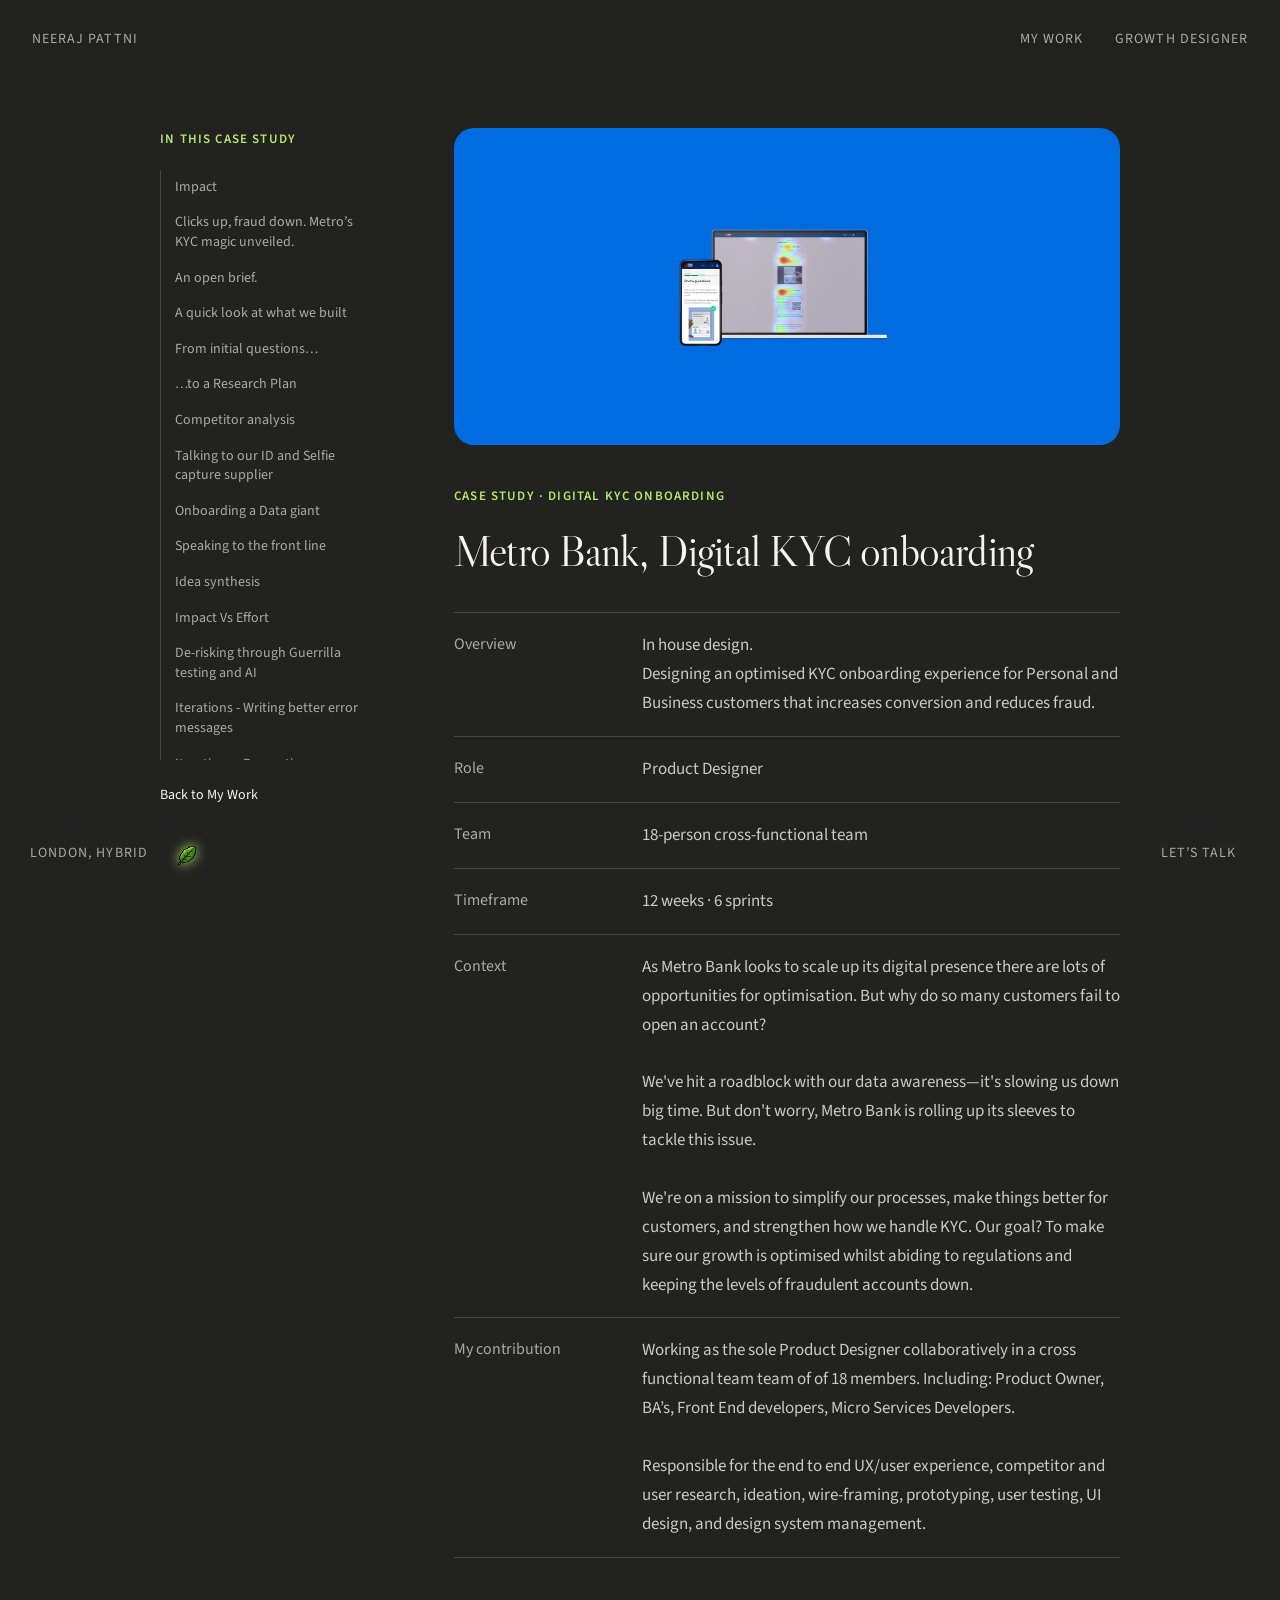
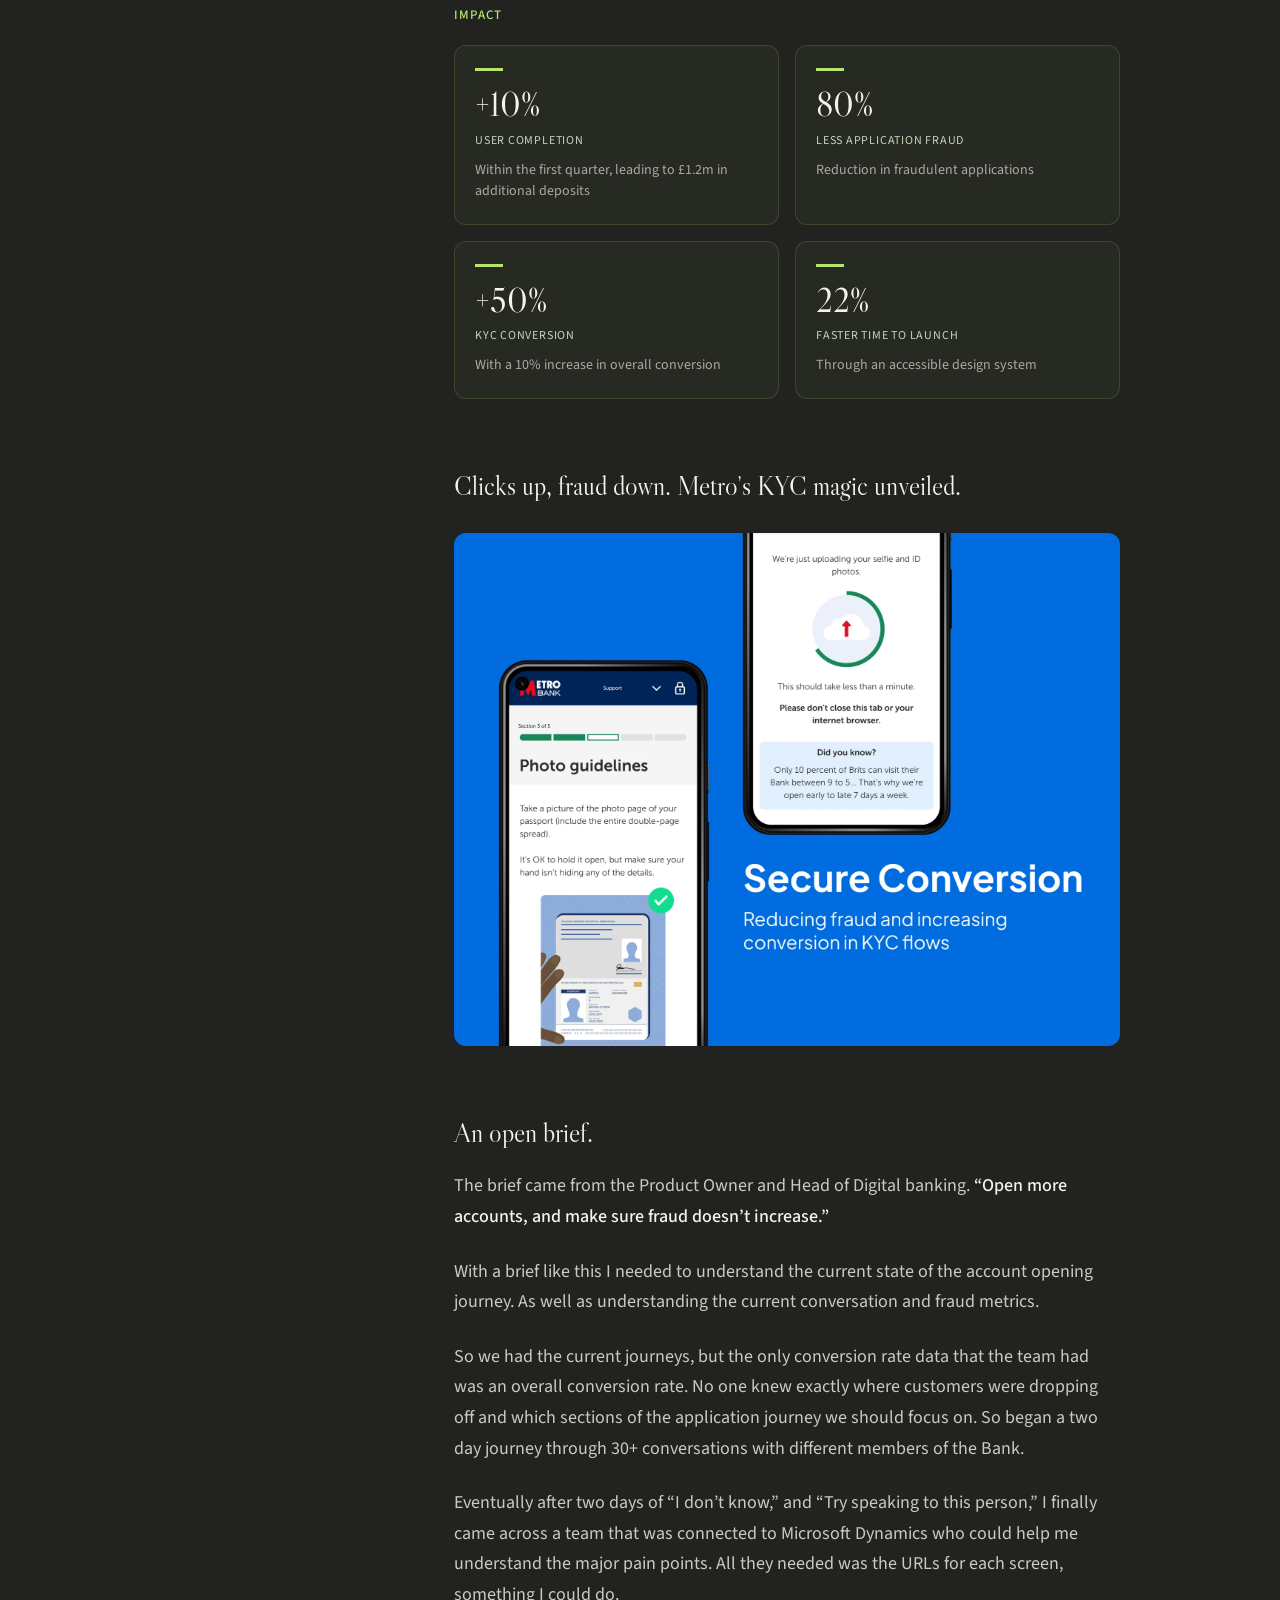
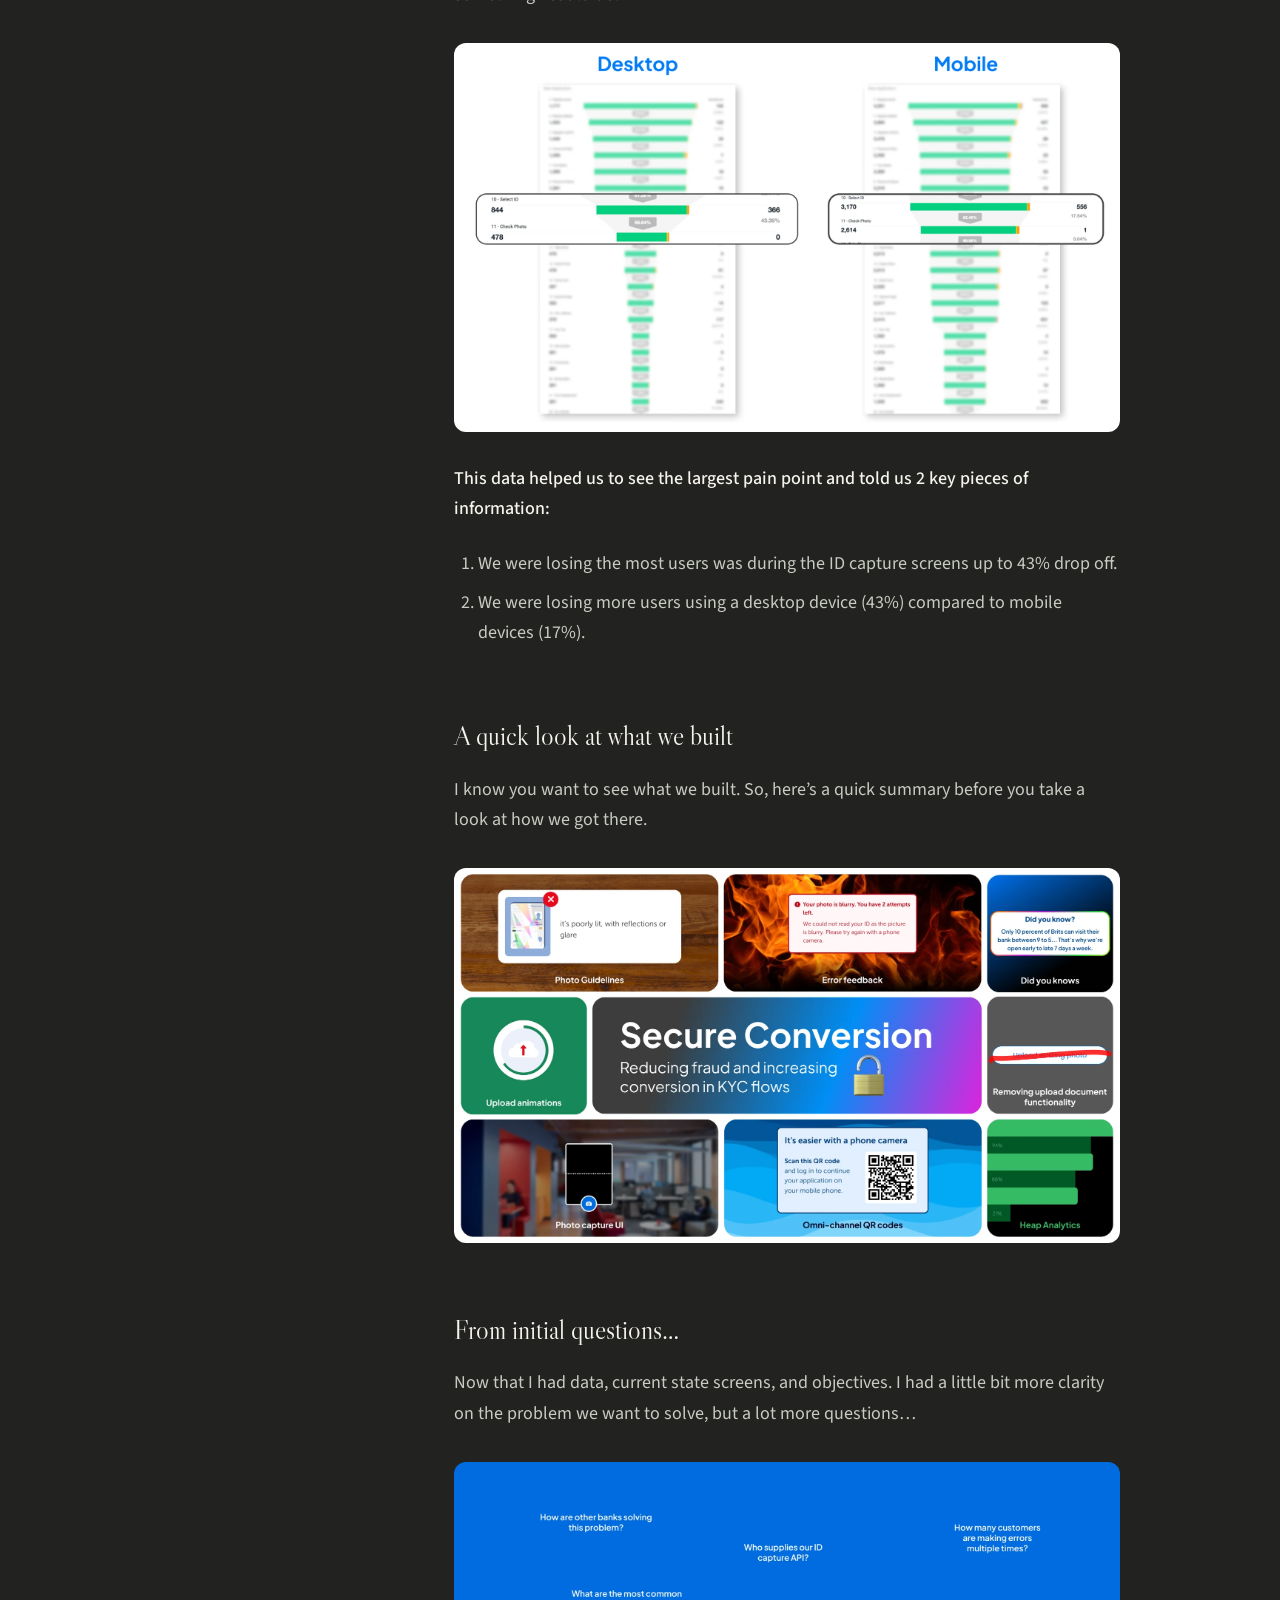
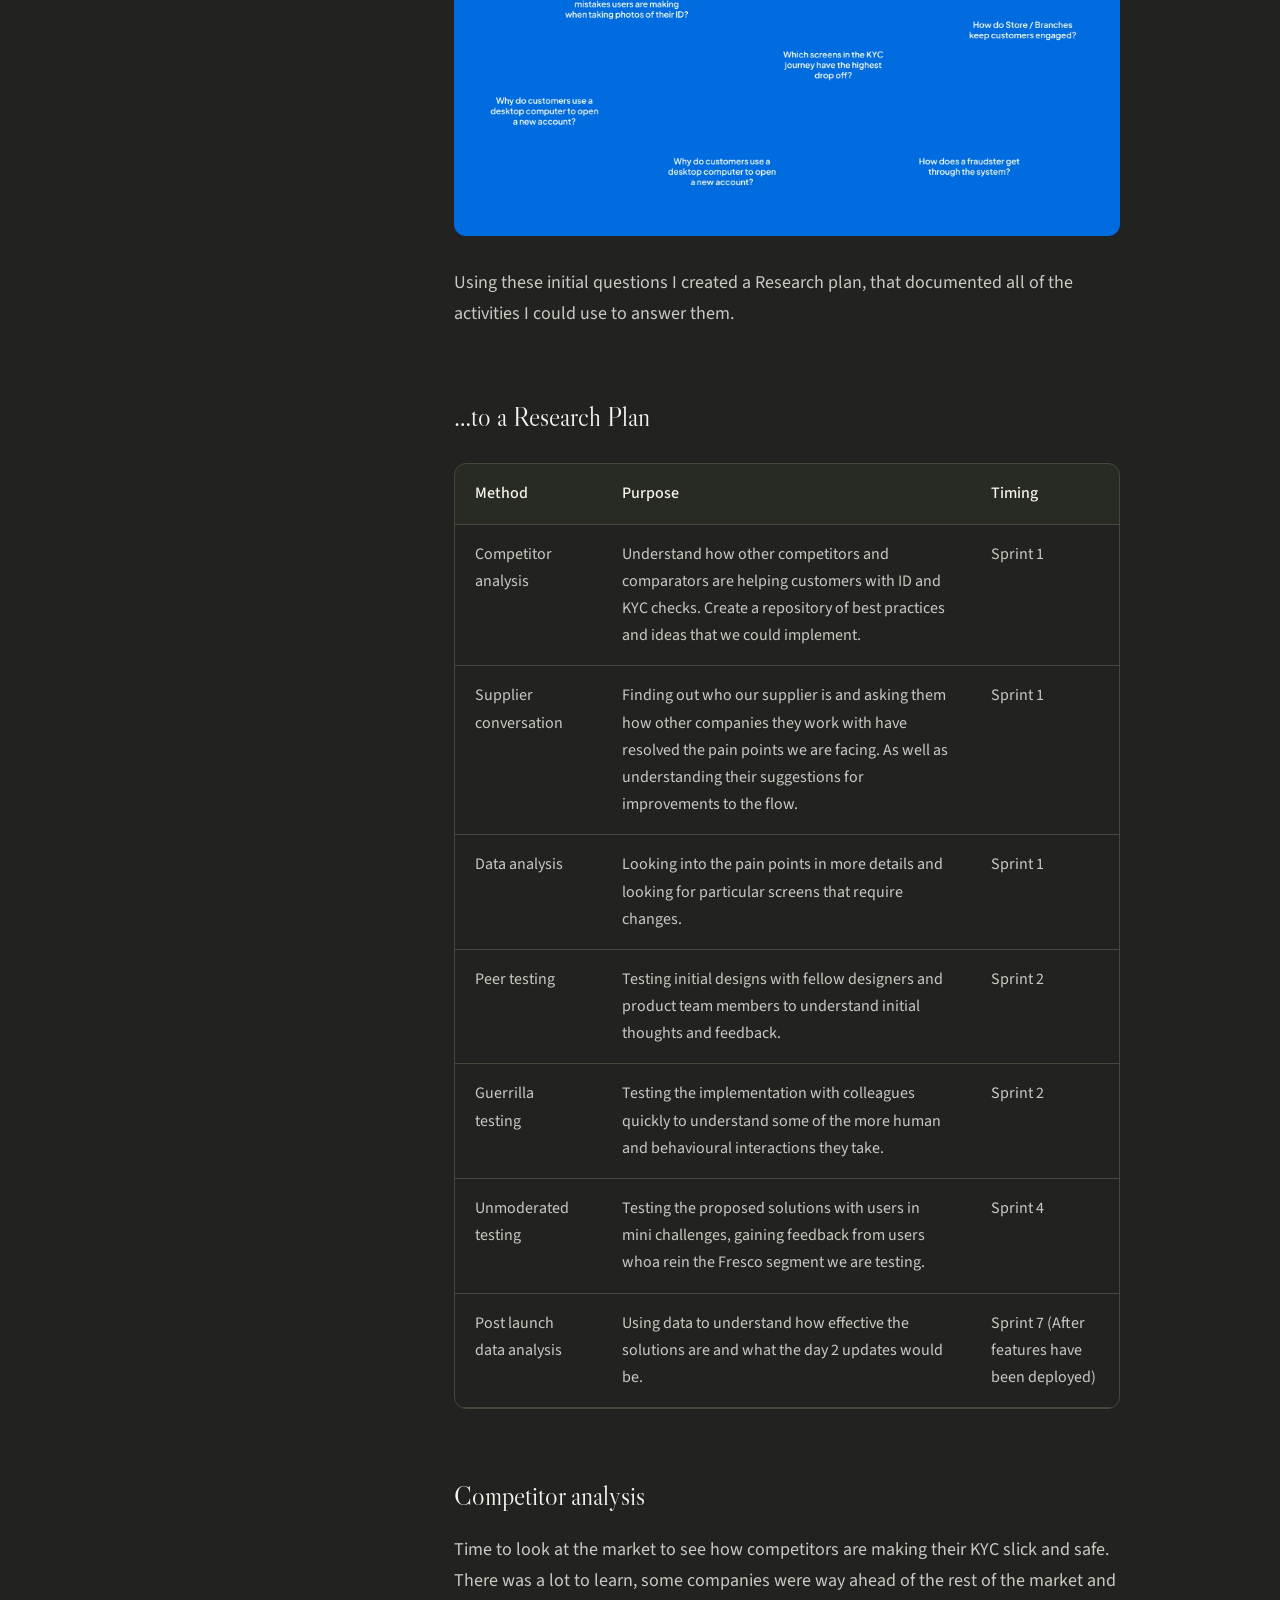
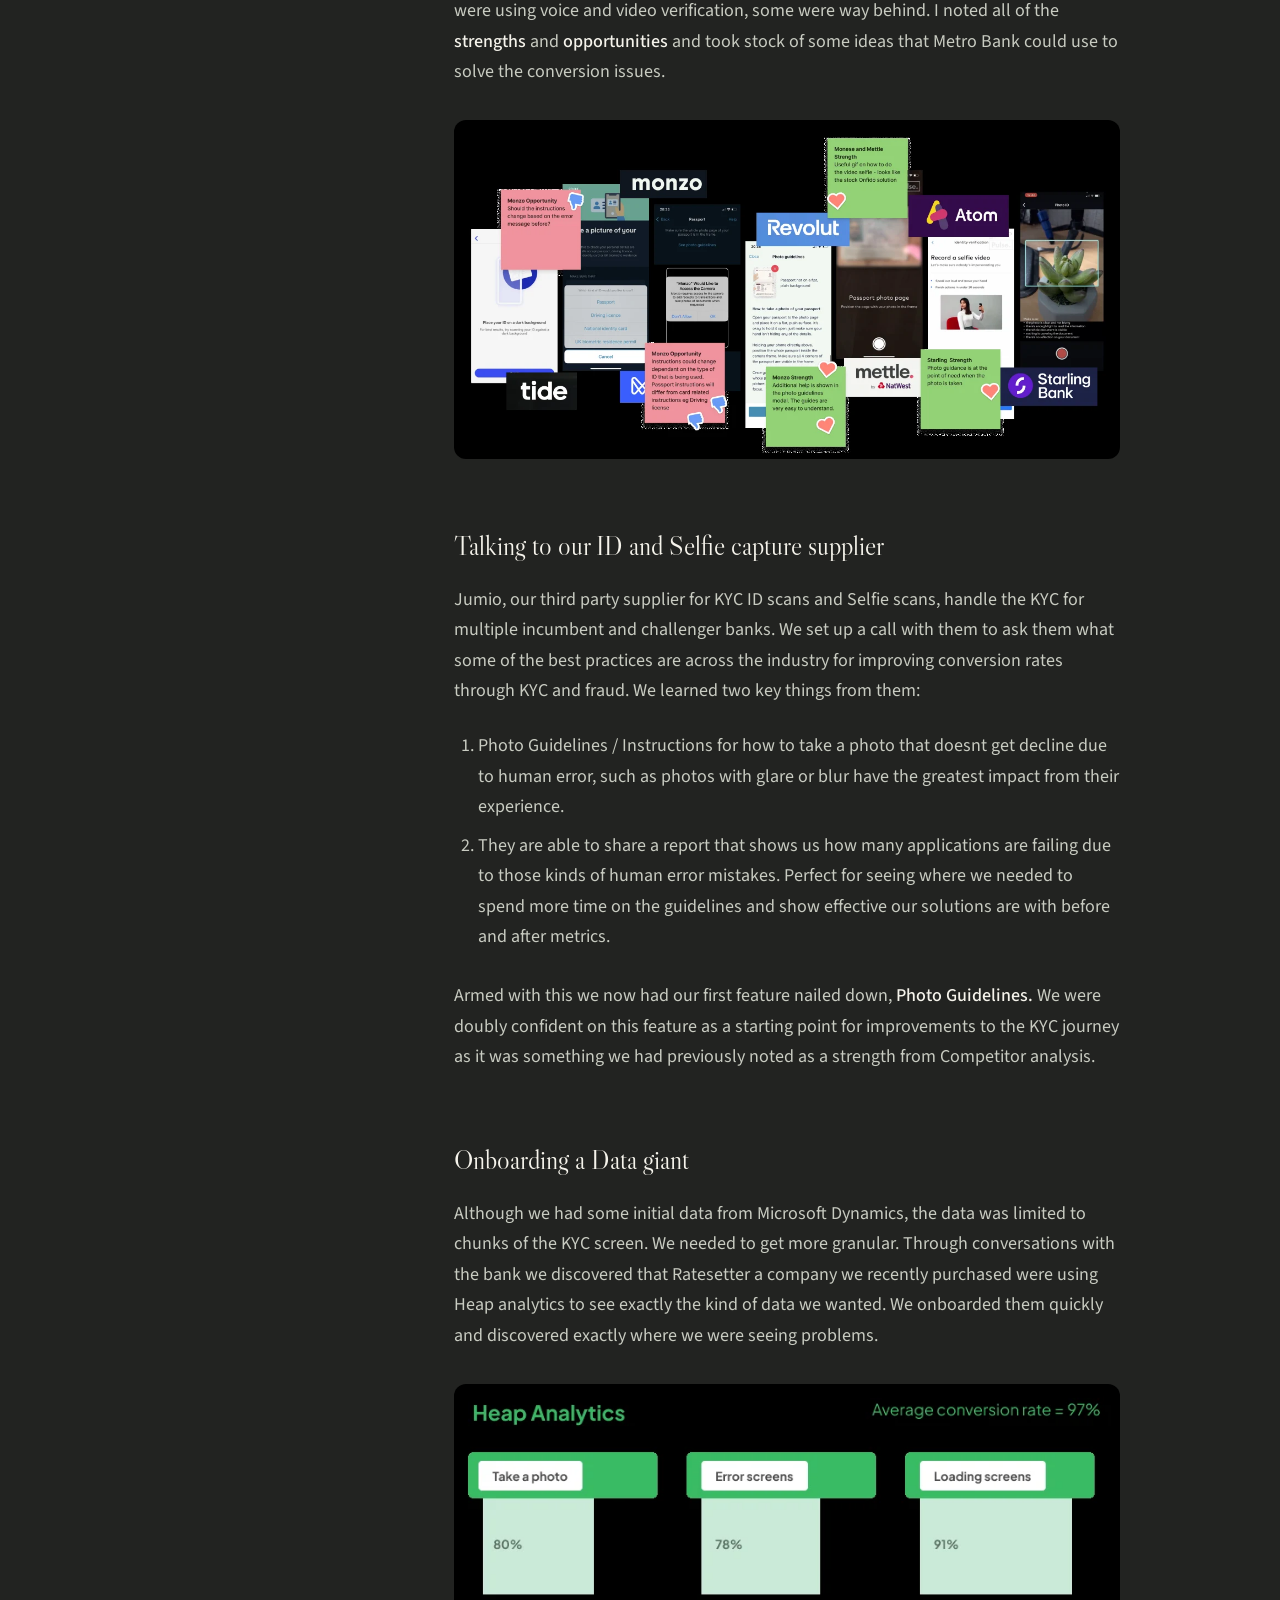
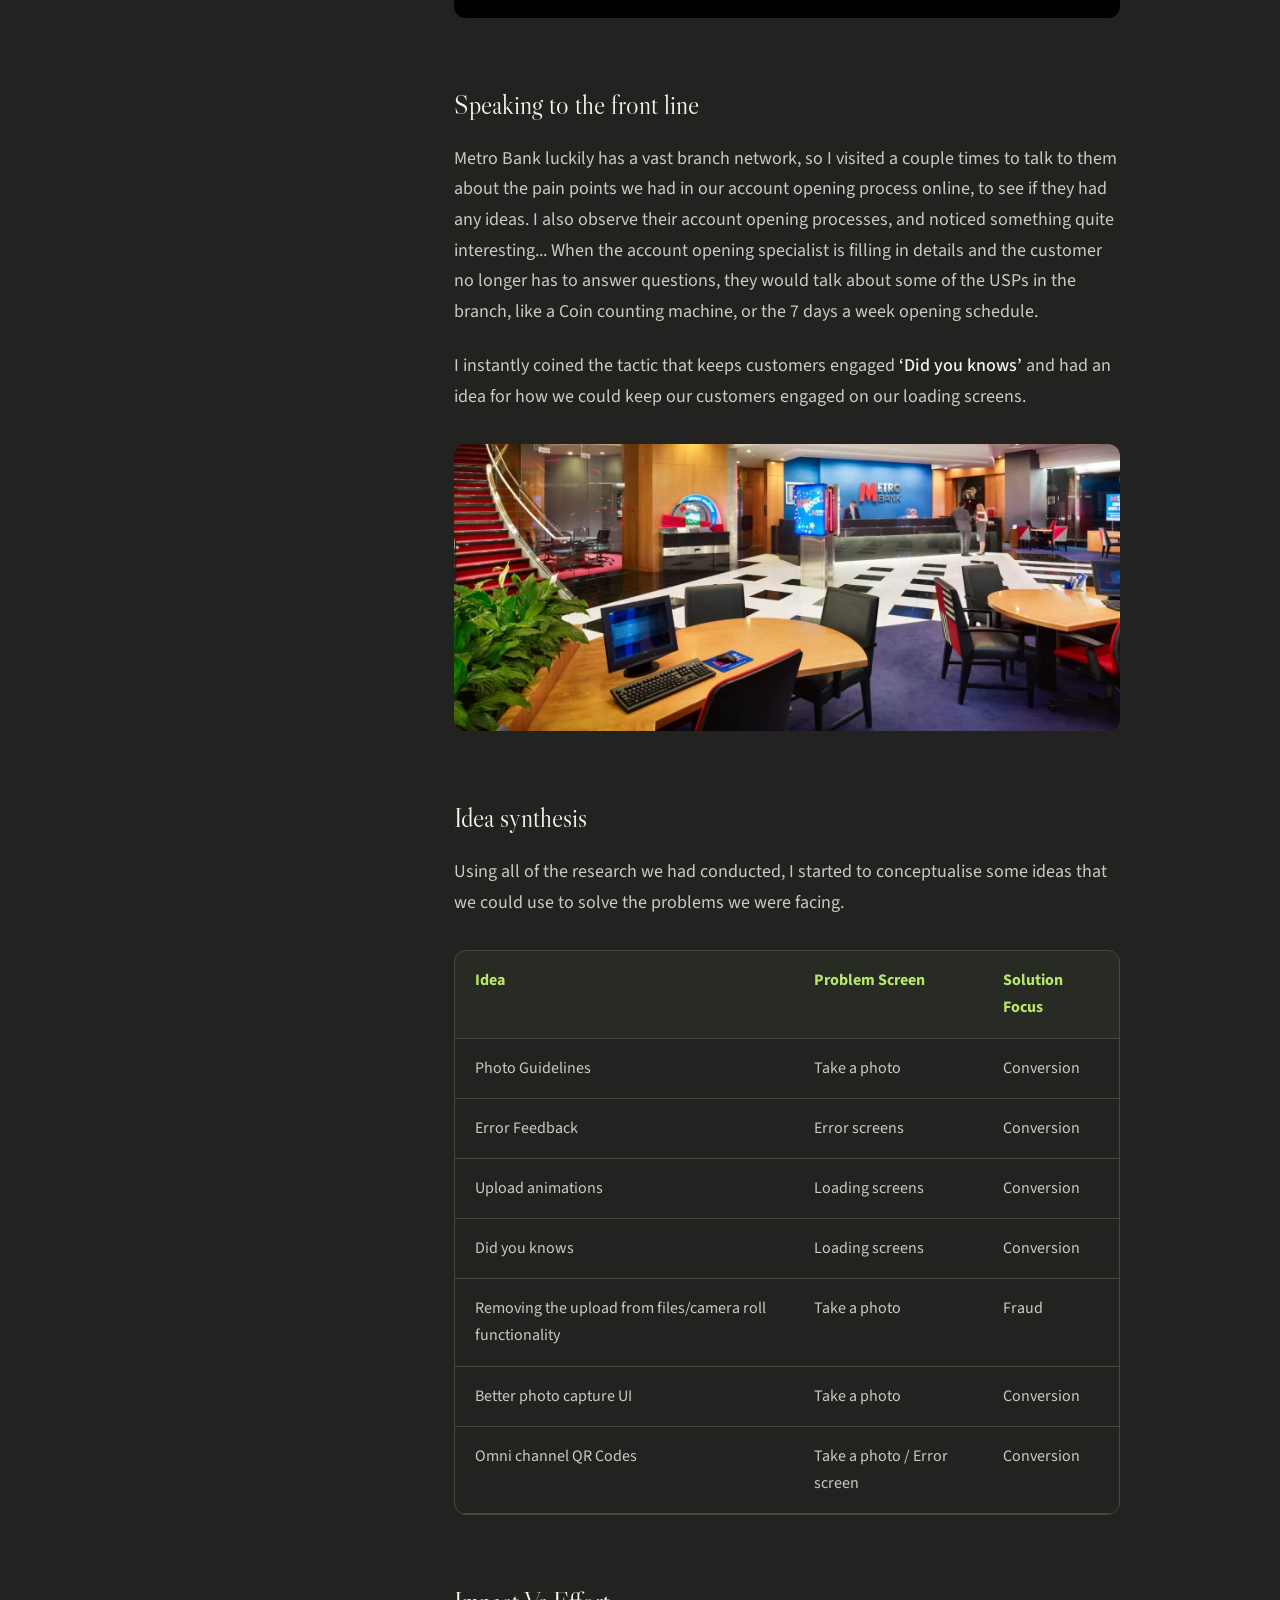
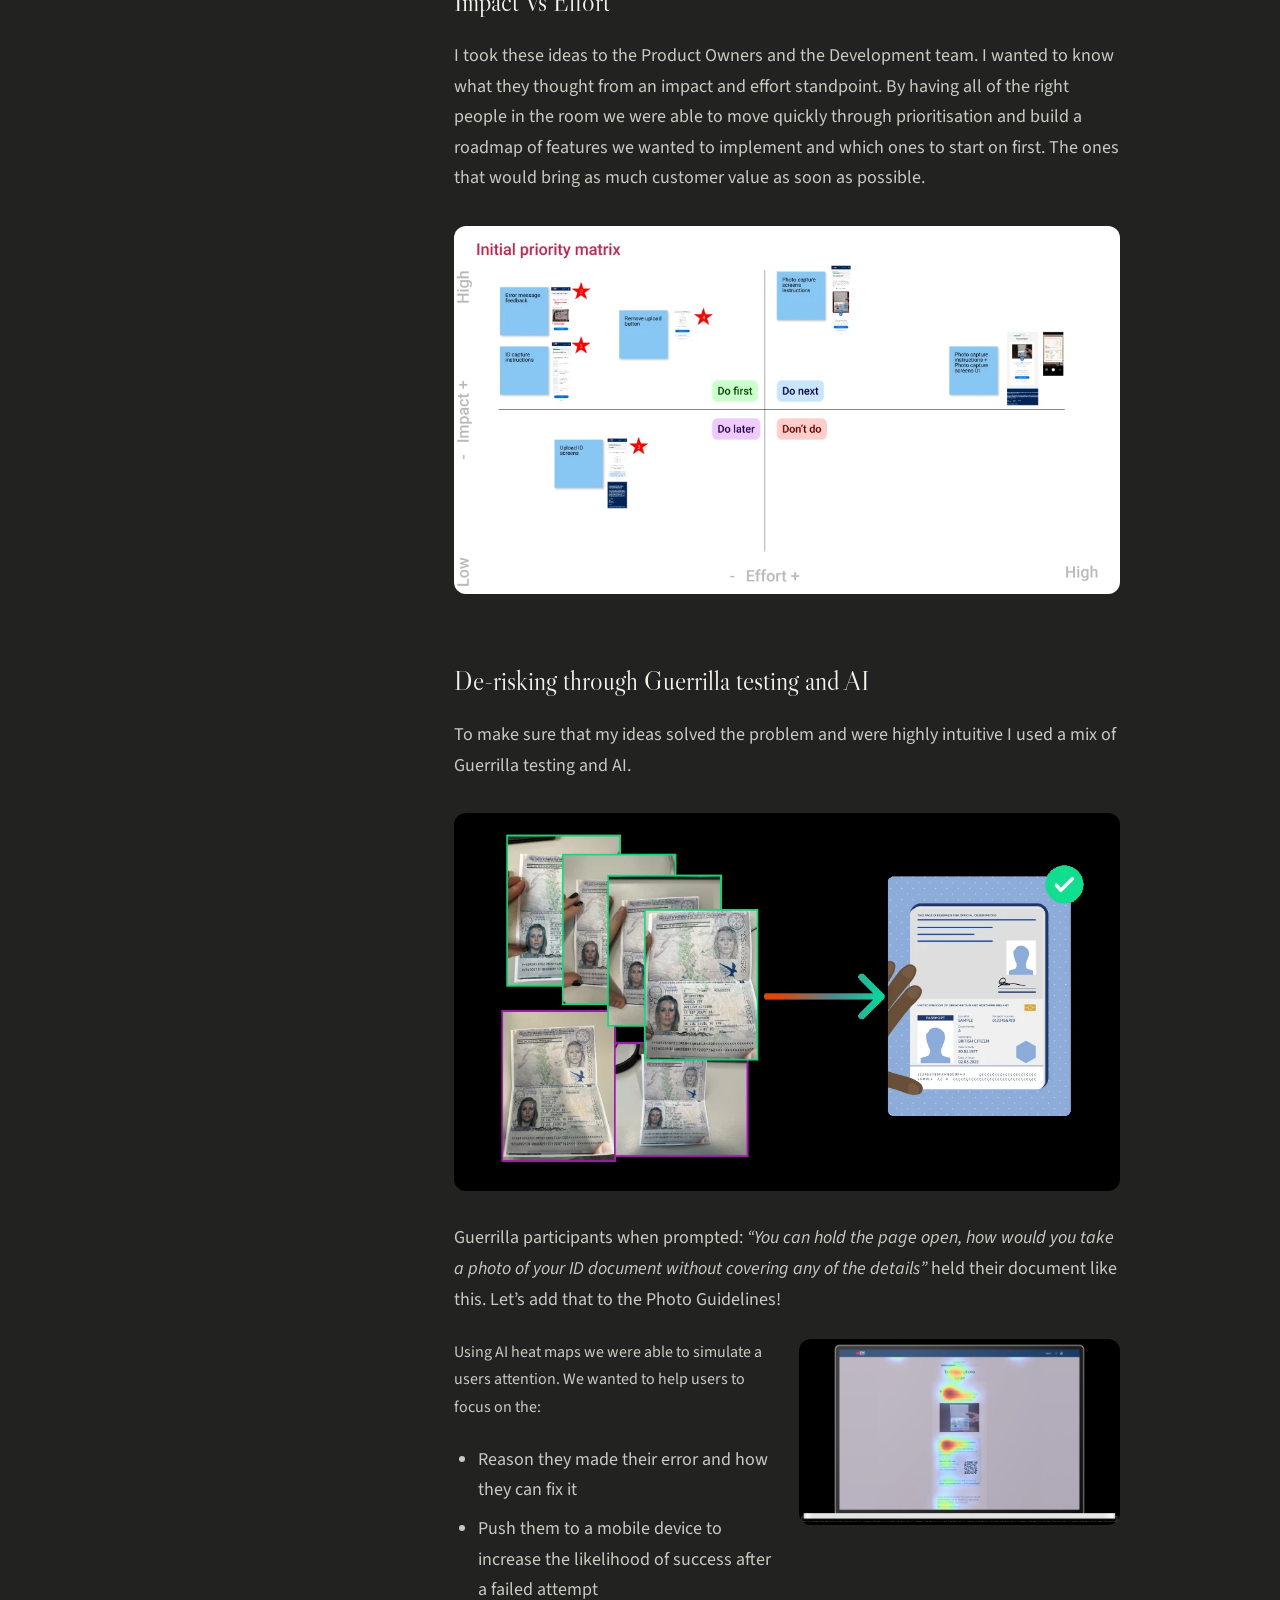
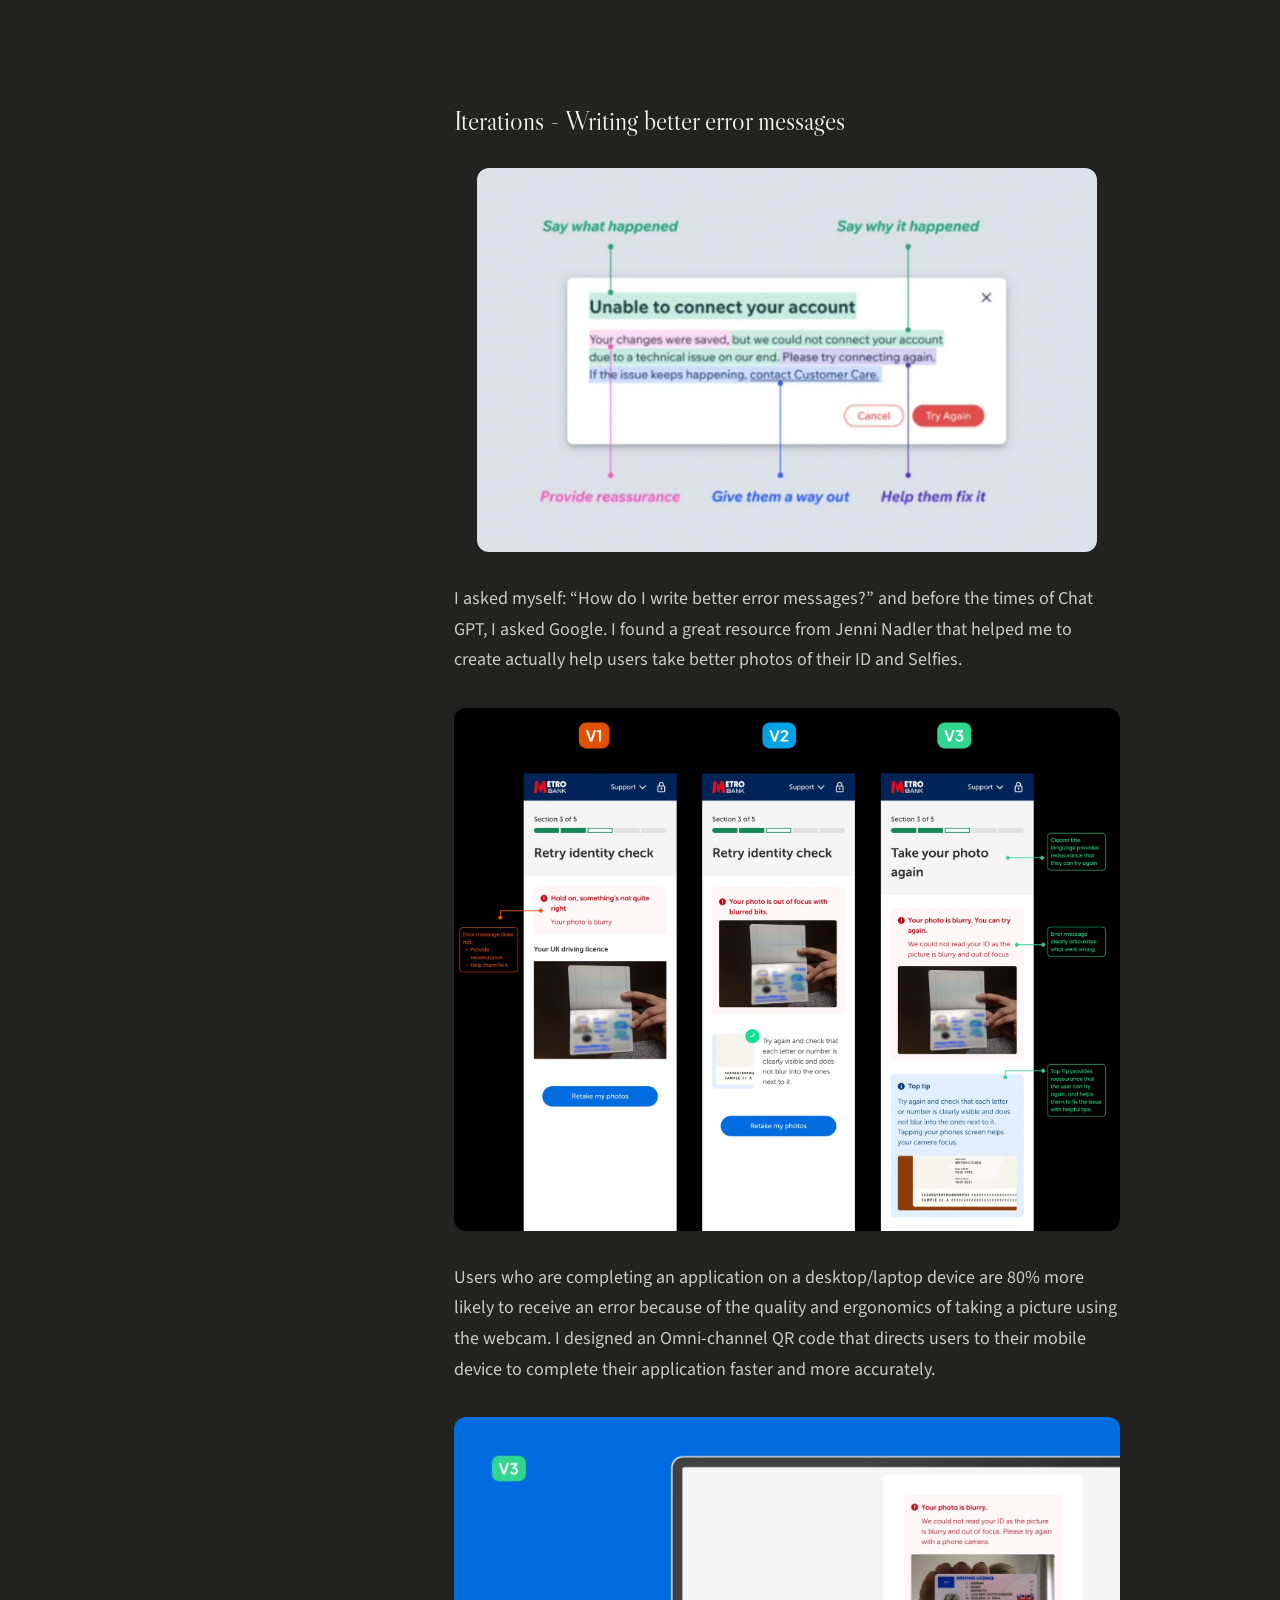
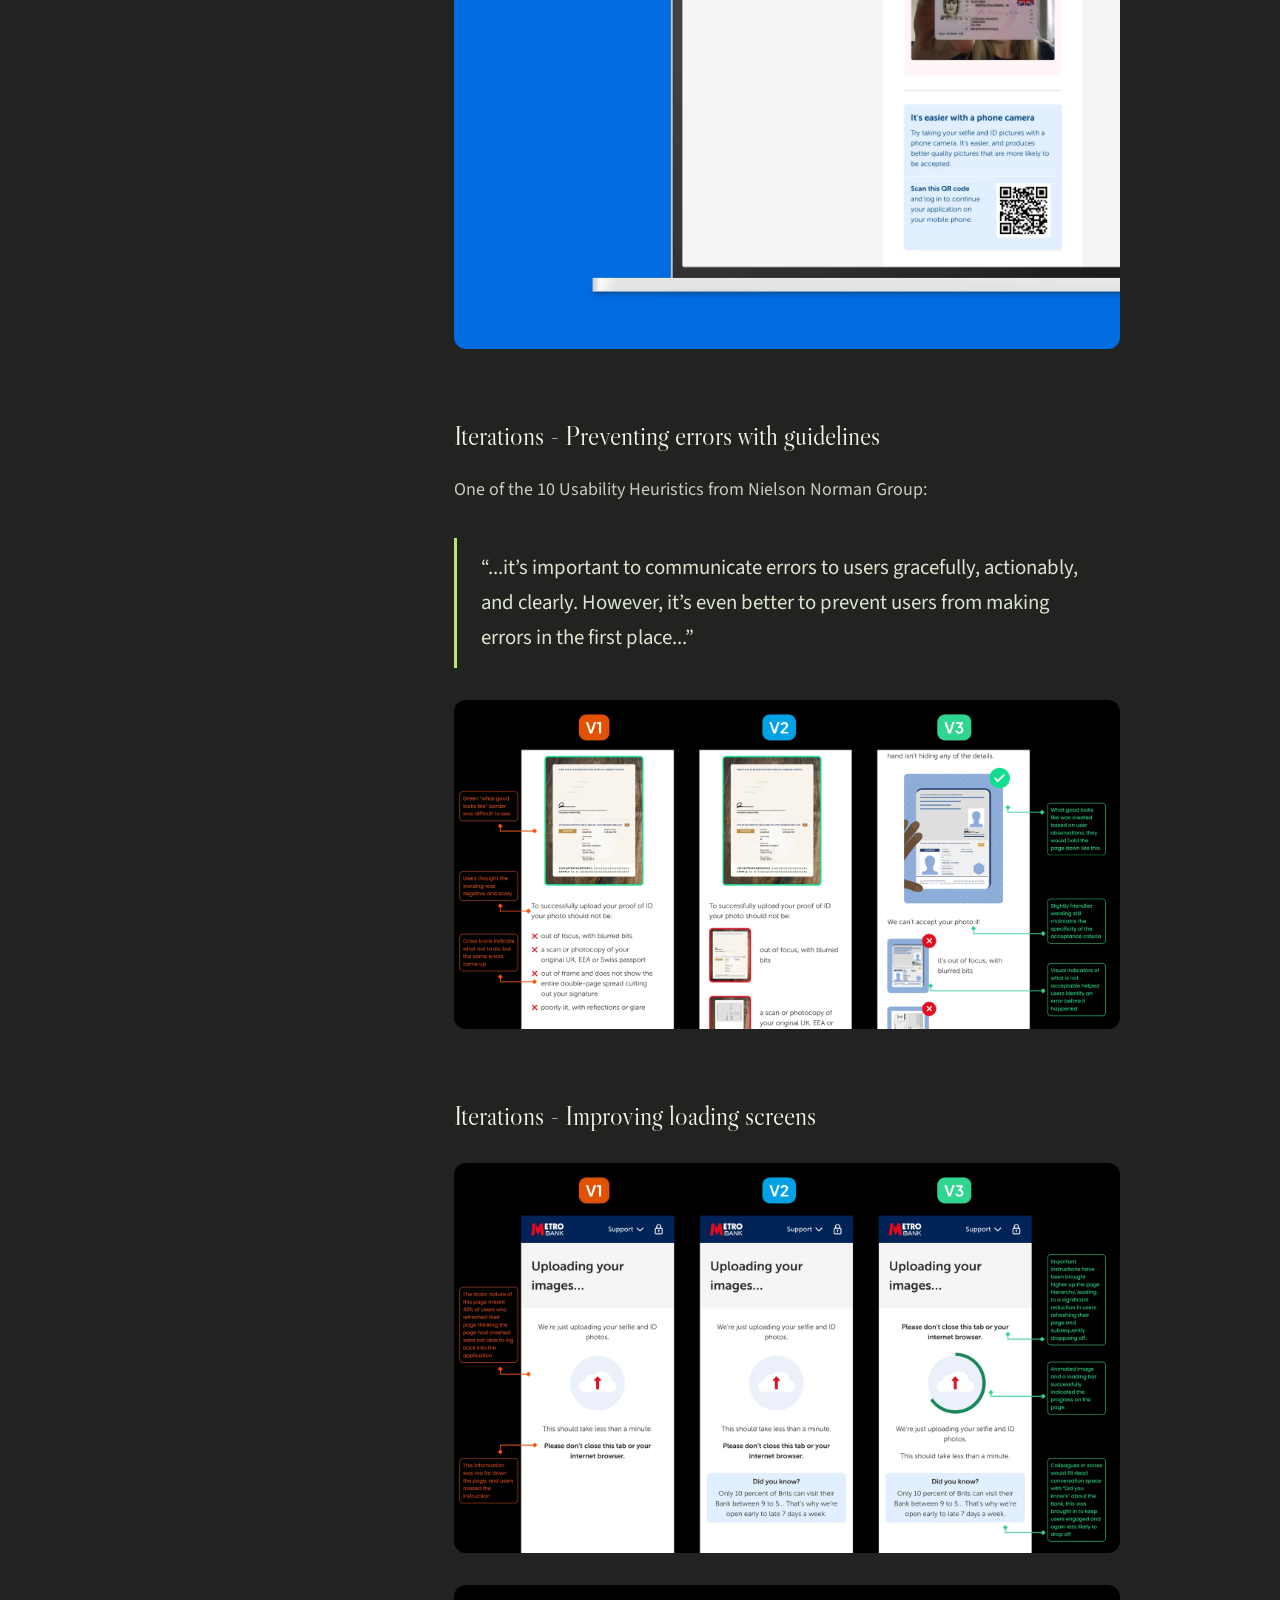
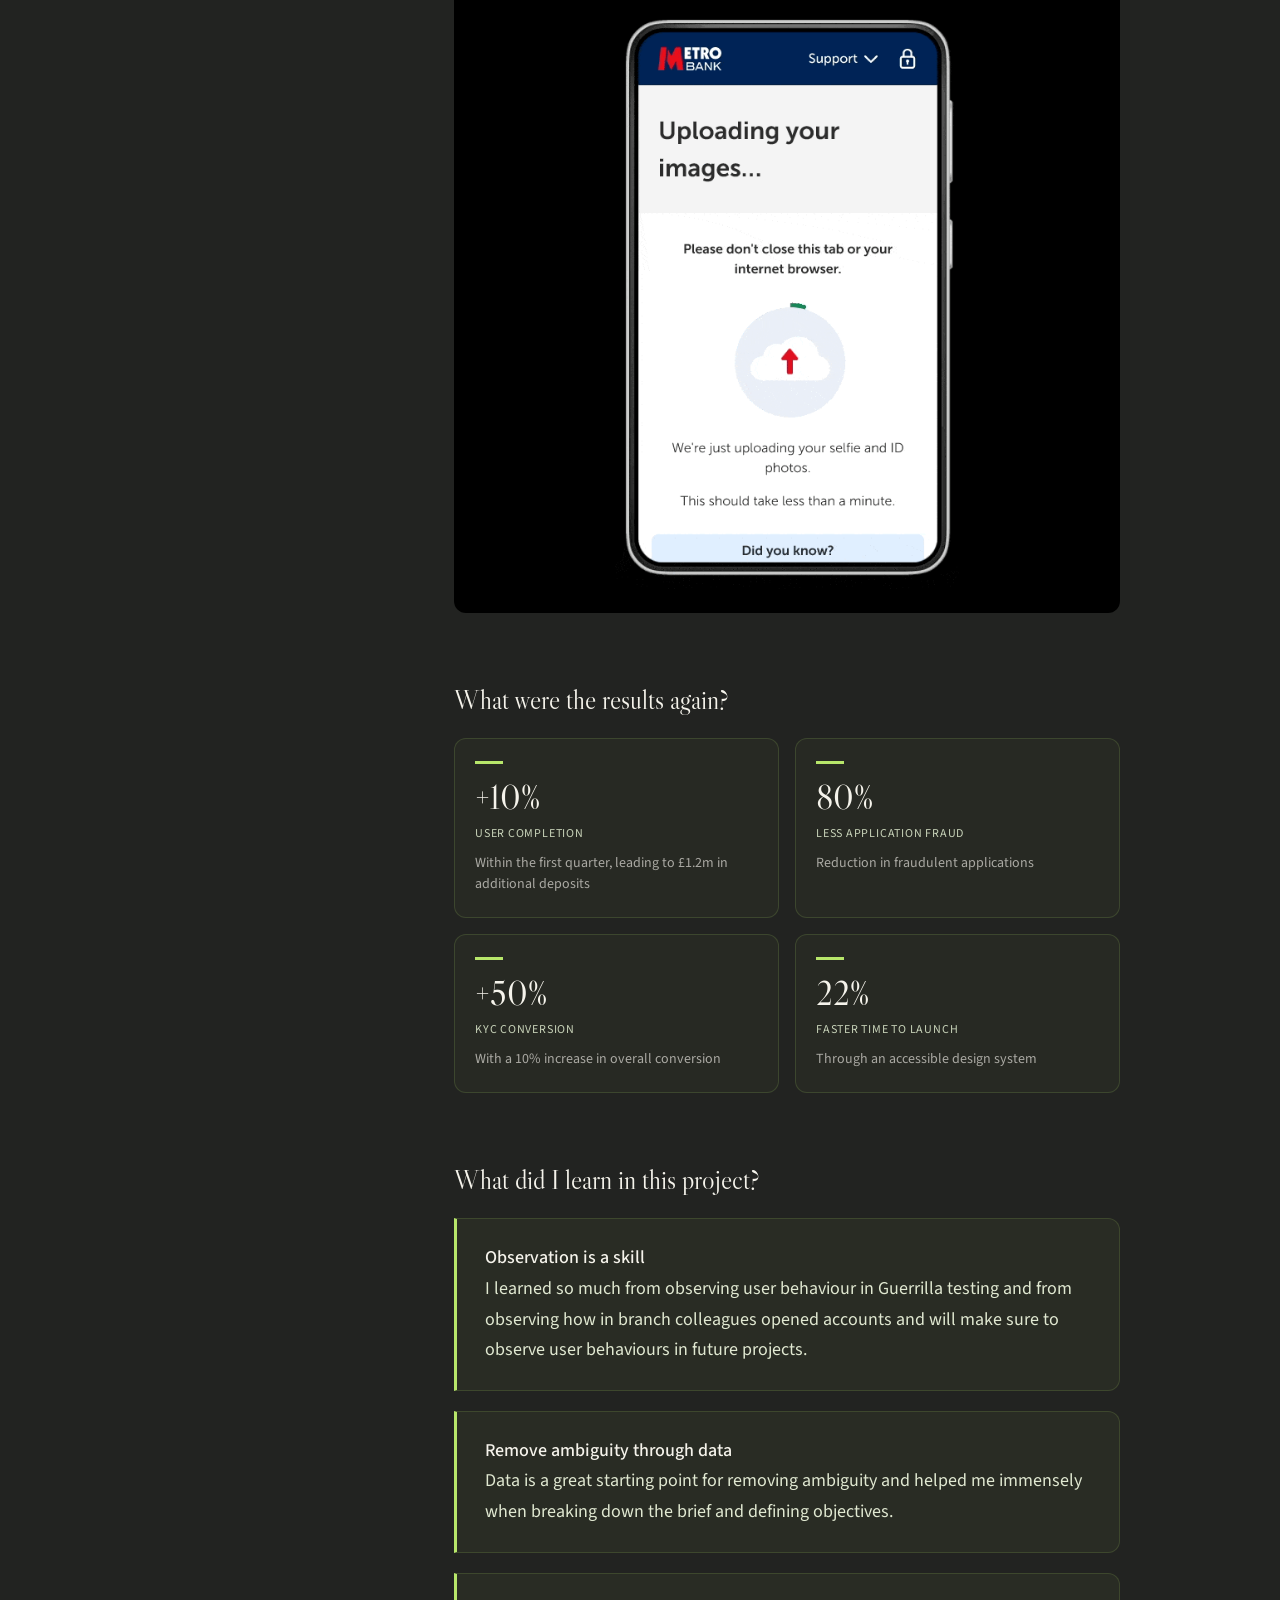
<file: metro-kyc.html>
<!doctype html>
<html lang="en"><head><meta charset="utf-8"><meta name="viewport" content="width=device-width,initial-scale=1">
<title>Metro Bank — Digital KYC onboarding | Neeraj Pattni</title>
<meta name="description" content="In house design.
Designing an optimised KYC onboarding experience for Personal and Business customers that increases conversion and reduces fraud.">
<link rel="preconnect" href="https://fonts.googleapis.com"><link rel="preconnect" href="https://fonts.gstatic.com" crossorigin>
<link href="https://fonts.googleapis.com/css2?family=Libre+Caslon+Display&family=Source+Sans+3:wght@400;500;600;700&display=swap" rel="stylesheet">
<link rel="stylesheet" href="case-study.css"><script defer src="case-study.js"></script></head>
<body><a class="skip-link" href="#case-content">Skip to case study</a>
<header class="site-header"><a href="index.html">Neeraj Pattni</a><a href="index.html#work">My work</a><span>Growth Designer</span></header>
<div class="case-layout"><aside class="contents"><p class="eyebrow">In this case study</p><nav aria-label="Case study sections"><a href="#s-39a471d7-341b-4c7c-9242-dc9f71153768">Impact</a><a href="#s-d6f08153-7c3d-4532-9cbd-b6f41e6e9c03">Clicks up, fraud down. Metro’s KYC magic unveiled.</a><a href="#s-b5d0cb41-51a1-4ed1-b417-6f377b64b136">An open brief.</a><a href="#s-c62ecbdb-3239-4f40-b594-48d93affa056">A quick look at what we built</a><a href="#s-bb9d1094-6ff0-41e2-a977-77e24dc1ed96">From initial questions…</a><a href="#s-1817a888-39ce-40fc-869a-e052e2757d36">…to a Research Plan</a><a href="#s-20a721ad-8fef-4d6d-8290-8af0d57b5bd5">Competitor analysis</a><a href="#s-bc376b38-a445-4273-a2b9-f89661392ece">Talking to our ID and Selfie capture supplier</a><a href="#s-b88ae157-352a-4aad-bc1d-ff1b82cda8b4">Onboarding a Data giant</a><a href="#s-fc29ec2c-0cf9-4ac5-8fb8-412ed6c06d89">Speaking to the front line</a><a href="#s-ec72803d-ed80-49ab-825e-802f2137549d">Idea synthesis</a><a href="#s-a327b949-75e2-41b9-b3bc-e0c5204e9abe">Impact Vs Effort</a><a href="#s-6a8bb794-2d4b-40c2-900a-96ea29fc9991">De-risking through Guerrilla testing and AI</a><a href="#s-9b81841d-3374-4739-bb3a-78fe22fbad2c">Iterations - Writing better error messages</a><a href="#s-fe1710c1-7a33-47c7-ab3d-0f669ed11309">Iterations - Preventing errors with guidelines</a><a href="#s-607c96b8-f117-440f-b8a6-57cdffdcbb23">Iterations - Improving loading screens</a><a href="#s-62bb0b85-c19f-41cf-8f50-a1d5e80c6450">What were the results again?</a><a href="#s-5d55b021-18e6-467c-abde-6dbd4b7dd059">What did I learn in this project?</a></nav><a class="all-work" href="index.html#work">Back to My Work</a></aside>
<main id="case-content"><figure class="case-hero-image"><button class="image-expand" type="button" aria-label="Enlarge Metro Bank cover image"><img src="metro-kyc-hero.webp" alt="Metro Bank — Digital KYC onboarding cover" width="2000" height="953" fetchpriority="high" decoding="async"></button></figure><section class="hero"><p class="eyebrow">Case study · Digital KYC onboarding</p><h1>Metro Bank, Digital KYC onboarding</h1></section>
<section class="project-context" aria-label="Project overview">
<dl class="project-details">
<div><dt>Overview</dt><dd>In house design.<br>Designing an optimised KYC onboarding experience for Personal and Business customers that increases conversion and reduces fraud.</dd></div>
<div><dt>Role</dt><dd>Product Designer</dd></div>
<div><dt>Team</dt><dd>18-person cross-functional team</dd></div>
<div><dt>Timeframe</dt><dd>12 weeks · 6 sprints</dd></div>
<div><dt>Context</dt><dd>As Metro Bank looks to scale up its digital presence there are lots of opportunities for optimisation. But why do so many customers fail to open an account?<br><br>We&#x27;ve hit a roadblock with our data awareness—it&#x27;s slowing us down big time. But don&#x27;t worry, Metro Bank is rolling up its sleeves to tackle this issue. <br><br>We&#x27;re on a mission to simplify our processes, make things better for customers, and strengthen how we handle KYC. Our goal? To make sure our growth is optimised whilst abiding to regulations and keeping the levels of fraudulent accounts down.</dd></div>
<div><dt>My contribution</dt><dd>Working as the sole Product Designer collaboratively in a cross functional team team of of 18 members. Including: Product Owner, BA’s, Front End developers, Micro Services Developers.<br><br>Responsible for the end to end UX/user experience, competitor and user research, ideation, wire-framing, prototyping, user testing, UI design, and design system management.</dd></div>
</dl></section>
<section class="impact-section" aria-labelledby="s-39a471d7-341b-4c7c-9242-dc9f71153768"><h2 class="eyebrow" id="s-39a471d7-341b-4c7c-9242-dc9f71153768">Impact</h2><dl class="impact-grid"><div class="impact-tile"><dd>+10%</dd><dt>User completion</dt><p>Within the first quarter, leading to £1.2m in additional deposits</p></div><div class="impact-tile"><dd>80%</dd><dt>Less application fraud</dt><p>Reduction in fraudulent applications</p></div><div class="impact-tile"><dd>+50%</dd><dt>KYC conversion</dt><p>With a 10% increase in overall conversion</p></div><div class="impact-tile"><dd>22%</dd><dt>Faster time to launch</dt><p>Through an accessible design system</p></div></dl></section>
<details class="mobile-contents"><summary>Explore this case study</summary><nav aria-label="Case study sections"><a href="#s-39a471d7-341b-4c7c-9242-dc9f71153768">Impact</a><a href="#s-d6f08153-7c3d-4532-9cbd-b6f41e6e9c03">Clicks up, fraud down. Metro’s KYC magic unveiled.</a><a href="#s-b5d0cb41-51a1-4ed1-b417-6f377b64b136">An open brief.</a><a href="#s-c62ecbdb-3239-4f40-b594-48d93affa056">A quick look at what we built</a><a href="#s-bb9d1094-6ff0-41e2-a977-77e24dc1ed96">From initial questions…</a><a href="#s-1817a888-39ce-40fc-869a-e052e2757d36">…to a Research Plan</a><a href="#s-20a721ad-8fef-4d6d-8290-8af0d57b5bd5">Competitor analysis</a><a href="#s-bc376b38-a445-4273-a2b9-f89661392ece">Talking to our ID and Selfie capture supplier</a><a href="#s-b88ae157-352a-4aad-bc1d-ff1b82cda8b4">Onboarding a Data giant</a><a href="#s-fc29ec2c-0cf9-4ac5-8fb8-412ed6c06d89">Speaking to the front line</a><a href="#s-ec72803d-ed80-49ab-825e-802f2137549d">Idea synthesis</a><a href="#s-a327b949-75e2-41b9-b3bc-e0c5204e9abe">Impact Vs Effort</a><a href="#s-6a8bb794-2d4b-40c2-900a-96ea29fc9991">De-risking through Guerrilla testing and AI</a><a href="#s-9b81841d-3374-4739-bb3a-78fe22fbad2c">Iterations - Writing better error messages</a><a href="#s-fe1710c1-7a33-47c7-ab3d-0f669ed11309">Iterations - Preventing errors with guidelines</a><a href="#s-607c96b8-f117-440f-b8a6-57cdffdcbb23">Iterations - Improving loading screens</a><a href="#s-62bb0b85-c19f-41cf-8f50-a1d5e80c6450">What were the results again?</a><a href="#s-5d55b021-18e6-467c-abde-6dbd4b7dd059">What did I learn in this project?</a></nav></details>
<article class="case-body"><h2 class="story-heading" id="s-d6f08153-7c3d-4532-9cbd-b6f41e6e9c03">Clicks up, fraud down. Metro’s KYC magic unveiled.</h2><figure><button class="image-expand" type="button" aria-label="Enlarge image: Metro header"><img src="bf71251d-4639-4d4a-8866-77b3461ac051.webp" alt="Metro header" width="1800" height="1385" loading="lazy" decoding="async"></button></figure><h2 id="s-b5d0cb41-51a1-4ed1-b417-6f377b64b136">An open brief.</h2><p>The brief came from the Product Owner and Head of Digital banking. <strong>“Open more accounts, and make sure fraud doesn’t increase.”</strong></p><p>With a brief like this I needed to understand the current state of the account opening journey. As well as understanding the current conversation and fraud metrics.</p><p>So we had the current journeys, but the only conversion rate data that the team had was an overall conversion rate. No one knew exactly where customers were dropping off and which sections of the application journey we should focus on. So began a two day journey through 30+ conversations with different members of the Bank.  </p><p>Eventually after two days of “I don’t know,” and “Try speaking to this person,” I finally came across a team that was connected to Microsoft Dynamics who could help me understand the major pain points. All they needed was the URLs for each screen, something I could do.</p><figure><button class="image-expand" type="button" aria-label="Enlarge image: App dynamics data"><img src="f8d8c39d-9b9b-4edb-a8b4-df4967397486.webp" alt="App dynamics data" width="1800" height="1052" loading="lazy" decoding="async"></button></figure><p><strong>This data helped us to see the largest pain point and told us 2 key pieces of information:</strong></p><ol><li>We were losing the most users was during the ID capture screens up to 43% drop off.</li><li>We were losing more users using a desktop device (43%) compared to mobile devices (17%).</li></ol><h2 id="s-c62ecbdb-3239-4f40-b594-48d93affa056">A quick look at what we built</h2><p>I know you want to see what we built. So, here’s a quick summary before you take a look at how we got there.</p><figure><button class="image-expand" type="button" aria-label="Enlarge image: Summary slide"><img src="99d04dd8-e731-4ce1-b3e9-ddcae4f982ac.webp" alt="Summary slide" width="1800" height="1013" loading="lazy" decoding="async"></button></figure><h2 id="s-bb9d1094-6ff0-41e2-a977-77e24dc1ed96">From initial questions…</h2><p>Now that I had data, current state screens, and objectives. I had a little bit more clarity on the problem we want to solve, but a lot more questions…</p><figure><button class="image-expand" type="button" aria-label="Enlarge image: Questions screen"><img src="71dcf526-9737-41f5-b17f-946f8bbbf386.webp" alt="Questions screen" width="1800" height="1013" loading="lazy" decoding="async"></button></figure><p>Using these initial questions I created a Research plan, that documented all of the activities I could use to answer them.</p><h2 id="s-1817a888-39ce-40fc-869a-e052e2757d36">…to a Research Plan</h2><div class="table-wrap" tabindex="0" role="region" aria-label="Research table"><table><tr><th scope="col"><strong>Method</strong></th><th scope="col"><strong>Purpose</strong></th><th scope="col"><strong>Timing</strong></th></tr><tr><td>Competitor analysis</td><td>Understand how other competitors and comparators are helping customers with ID and KYC checks. Create a repository of best practices and ideas that we could implement.</td><td>Sprint 1</td></tr><tr><td>Supplier conversation</td><td>Finding out who our supplier is and asking them how other companies they work with have resolved the pain points we are facing. As well as understanding their suggestions for improvements to the flow.</td><td>Sprint 1</td></tr><tr><td>Data analysis</td><td>Looking into the pain points in more details and looking for particular screens that require changes.</td><td>Sprint 1</td></tr><tr><td>Peer testing</td><td>Testing initial designs with fellow designers and product team members to understand initial thoughts and feedback.</td><td>Sprint 2</td></tr><tr><td>Guerrilla testing</td><td>Testing the implementation with colleagues quickly to understand some of the more human and behavioural interactions they take.</td><td>Sprint 2</td></tr><tr><td>Unmoderated testing</td><td>Testing the proposed solutions with users in mini challenges, gaining feedback from users whoa rein the Fresco segment we are testing.</td><td>Sprint 4</td></tr><tr><td>Post launch data analysis</td><td>Using data to understand how effective the solutions are and what the day 2 updates would be.</td><td>Sprint 7 (After features have been deployed)</td></tr></table></div><h2 id="s-20a721ad-8fef-4d6d-8290-8af0d57b5bd5">Competitor analysis</h2><p>Time to look at the market to see how competitors are making their KYC slick and safe. There was a lot to learn, some companies were way ahead of the rest of the market and were using voice and video verification, some were way behind. I noted all of the <strong>strengths</strong> and <strong>opportunities</strong> and took stock of some ideas that Metro Bank could use to solve the conversion issues.</p><figure><button class="image-expand" type="button" aria-label="Enlarge image: Competitor analysis"><img src="f1a42ab1-5ca7-4fd1-a97a-ea7b7d94b4e0.webp" alt="Competitor analysis" width="1209" height="615" loading="lazy" decoding="async"></button></figure><h2 id="s-bc376b38-a445-4273-a2b9-f89661392ece">Talking to our ID and Selfie capture supplier</h2><p>Jumio, our third party supplier for KYC ID scans and Selfie scans, handle the KYC for multiple incumbent and challenger banks. We set up a call with them to ask them what some of the best practices are across the industry for improving conversion rates through KYC and fraud. We learned two key things from them:</p><ol><li>Photo Guidelines / Instructions for how to take a photo that doesnt get decline due to human error, such as photos with glare or blur have the greatest impact from their experience.</li><li>They are able to share a report that shows us how many applications are failing due to those kinds of human error mistakes. Perfect for seeing where we needed to spend more time on the guidelines and show effective our solutions are with before and after metrics.</li></ol><p>Armed with this we now had our first feature nailed down, <strong>Photo Guidelines.</strong> We were doubly confident on this feature as a starting point for improvements to the KYC journey as it was something we had previously noted as a strength from Competitor analysis.</p><h2 id="s-b88ae157-352a-4aad-bc1d-ff1b82cda8b4">Onboarding a Data giant</h2><p>Although we had some initial data from Microsoft Dynamics, the data was limited to chunks of the KYC screen. We needed to get more granular. Through conversations with the bank we discovered that Ratesetter a company we recently purchased were using Heap analytics to see exactly the kind of data we wanted. We onboarded them quickly and discovered exactly where we were seeing problems.</p><figure><button class="image-expand" type="button" aria-label="Enlarge image: Heap data"><img src="40a66ccb-2626-4082-aef4-858b6e97c2fe.webp" alt="Heap data" width="762" height="268" loading="lazy" decoding="async"></button></figure><h2 id="s-fc29ec2c-0cf9-4ac5-8fb8-412ed6c06d89">Speaking to the front line</h2><p>Metro Bank luckily has a vast branch network, so I visited a couple times to talk to them about the pain points we had in our account opening process online, to see if they had any ideas. I also observe their account opening processes, and noticed something quite interesting... When the account opening specialist is filling in details and the customer no longer has to answer questions, they would talk about some of the USPs in the branch, like a Coin counting machine, or the 7 days a week opening schedule.</p><p>I instantly coined the tactic that keeps customers engaged <strong>‘Did you knows’</strong> and had an idea for how we could keep our customers engaged on our loading screens.</p><figure><button class="image-expand" type="button" aria-label="Enlarge image: Store image"><img src="2ddbbc2b-d2eb-4296-b472-41531ce72a08.webp" alt="Store image" width="776" height="334" loading="lazy" decoding="async"></button></figure><h2 id="s-ec72803d-ed80-49ab-825e-802f2137549d">Idea synthesis</h2><p>Using all of the research we had conducted, I started to conceptualise some ideas that we could use to solve the problems we were facing.</p><div class="table-wrap" tabindex="0" role="region" aria-label="Research table"><table><tr><th scope="col">Idea</th><th scope="col">Problem Screen</th><th scope="col">Solution Focus</th></tr><tr><td>Photo Guidelines</td><td>Take a photo</td><td>Conversion</td></tr><tr><td>Error Feedback</td><td>Error screens</td><td>Conversion</td></tr><tr><td>Upload animations</td><td>Loading screens</td><td>Conversion</td></tr><tr><td>Did you knows</td><td>Loading screens</td><td>Conversion</td></tr><tr><td>Removing the upload from files/camera roll functionality</td><td>Take a photo</td><td>Fraud</td></tr><tr><td>Better photo capture UI</td><td>Take a photo</td><td>Conversion</td></tr><tr><td>Omni channel QR Codes</td><td>Take a photo / Error screen</td><td>Conversion</td></tr></table></div><h2 id="s-a327b949-75e2-41b9-b3bc-e0c5204e9abe">Impact Vs Effort</h2><p>I took these ideas to the Product Owners and the Development team. I wanted to know what they thought from an impact and effort standpoint. By having all of the right people in the room we were able to move quickly through prioritisation and build a roadmap of features we wanted to implement and which ones to start on first. The ones that would bring as much customer value as soon as possible.</p><figure><button class="image-expand" type="button" aria-label="Enlarge image: Metro priority"><img src="192cf0dd-fe60-4b7a-88b4-7df818b98c4e.webp" alt="Metro priority" width="995" height="550" loading="lazy" decoding="async"></button></figure><h2 id="s-6a8bb794-2d4b-40c2-900a-96ea29fc9991">De-risking through Guerrilla testing and AI</h2><p>To make sure that my ideas solved the problem and were highly intuitive I used a mix of Guerrilla testing and AI.</p><figure><button class="image-expand" type="button" aria-label="Enlarge image: Guerilla testing"><img src="ea66de69-5402-4c62-ac3d-00a73260e833.webp" alt="Guerilla testing" width="1081" height="614" loading="lazy" decoding="async"></button></figure><p>Guerrilla participants when prompted: <em>“You can hold the page open, how would you take a photo of your ID document without covering any of the details”</em> held their document like this. Let’s add that to the Photo Guidelines!</p><div class="column_list"><div class="column"><p>Using AI heat maps we were able to simulate a users attention. We wanted to help users to focus on the:</p><ul><li>Reason they made their error and how they can fix it</li><li>Push them to a mobile device to increase the likelihood of success after a failed attempt</li></ul></div><div class="column"><figure><button class="image-expand" type="button" aria-label="Enlarge image: AI Heatmap laptop"><img src="ca92c840-6336-4121-a976-f97acf12bddc.webp" alt="AI Heatmap laptop" width="1583" height="918" loading="lazy" decoding="async"></button></figure></div></div><h2 id="s-9b81841d-3374-4739-bb3a-78fe22fbad2c">Iterations - <em>Writing better error messages</em></h2><figure class="media-diagram-contained"><button class="image-expand" type="button" aria-label="Enlarge image: CleanShot 2024-06-01 at 19.53 1"><img src="fb0ef9f6-f4a2-4d5c-a09f-b0b13a335676.webp" alt="CleanShot 2024-06-01 at 19.53 1" width="701" height="435" loading="lazy" decoding="async"></button></figure><p>I asked myself: “How do I write better error messages?” and before the times of Chat GPT, I asked Google. I found a great resource from Jenni Nadler that helped me to create actually help users take better photos of their ID and Selfies.</p><figure><button class="image-expand" type="button" aria-label="Enlarge image: Error messaging iterations"><img src="feca0ba5-d399-469b-8317-7f11e832ad14.webp" alt="Error messaging iterations" width="1800" height="1413" loading="lazy" decoding="async"></button></figure><p>Users who are completing an application on a desktop/laptop device are 80% more likely to receive an error because of the quality and ergonomics of taking a picture using the webcam. I designed an Omni-channel  QR code that directs users to their mobile device to complete their application faster and more accurately.</p><figure><button class="image-expand" type="button" aria-label="Enlarge image: Omnichannel QR codes"><img src="dbaa94df-9924-42ee-ad81-2bd588df9888.webp" alt="Omnichannel QR codes" width="1552" height="1240" loading="lazy" decoding="async"></button></figure><h2 id="s-fe1710c1-7a33-47c7-ab3d-0f669ed11309">Iterations - <em>Preventing errors with guidelines</em></h2><p>One of the 10 Usability Heuristics from Nielson Norman Group:</p><blockquote>“...it’s important to communicate errors to users gracefully, actionably, and clearly. However, it’s even better to prevent users from making errors in the first place...”</blockquote><figure><button class="image-expand" type="button" aria-label="Enlarge image: Photo Guidelines Iteration"><img src="837e02fb-470d-4721-ba2a-18b9c1437a91.webp" alt="Photo Guidelines Iteration" width="1800" height="889" loading="lazy" decoding="async"></button></figure><h2 id="s-607c96b8-f117-440f-b8a6-57cdffdcbb23">Iterations - <em>Improving loading screens</em></h2><figure><button class="image-expand" type="button" aria-label="Enlarge image: Loading screen iterations"><img src="12a2b969-bb93-4df6-9279-237bf16c24f9.webp" alt="Loading screen iterations" width="1800" height="1054" loading="lazy" decoding="async"></button></figure><figure class="media-phone-contained"><button class="image-expand" type="button" aria-label="Enlarge image: CleanShot 2024-06-02 at 14.19.59"><img src="be974d75-88e9-4956-83fb-ed7569b4de3a.gif" alt="CleanShot 2024-06-02 at 14.19.59" width="414" height="700" loading="lazy" decoding="async"></button></figure><h2 id="s-62bb0b85-c19f-41cf-8f50-a1d5e80c6450">What were the results again?</h2><dl class="impact-grid"><div class="impact-tile"><dd>+10%</dd><dt>User completion</dt><p>Within the first quarter, leading to £1.2m in additional deposits</p></div><div class="impact-tile"><dd>80%</dd><dt>Less application fraud</dt><p>Reduction in fraudulent applications</p></div><div class="impact-tile"><dd>+50%</dd><dt>KYC conversion</dt><p>With a 10% increase in overall conversion</p></div><div class="impact-tile"><dd>22%</dd><dt>Faster time to launch</dt><p>Through an accessible design system</p></div></dl><h2 id="s-5d55b021-18e6-467c-abde-6dbd4b7dd059">What did I learn in this project?</h2><div class="insight"><strong>Observation is a skill</strong><br>I learned so much from observing user behaviour in Guerrilla testing and from observing how in branch colleagues opened accounts and will make sure to observe user behaviours in future projects.</div><div class="insight"><strong>Remove ambiguity through data</strong><br>Data is a great starting point for removing ambiguity and helped me immensely when breaking down the brief and defining objectives.</div><div class="insight"><p><strong>Collaborate often</strong><br>Collaboration with other Designers, Developers, and Product Owners led to rapid iteration and brought a greater sense of ownership across the cross functional team.</p></div></article>
<nav class="case-next" aria-label="More projects"><a href="index.html#work">Back to My Work</a><a href="metro-payments.html"><span class="eyebrow">Next case study</span><strong>Metro Bank</strong><span>Savings account payments</span></a></nav>
</main></div>
<footer class="site-footer"><div class="footer-left"><span>London, Hybrid</span><button class="season" type="button" aria-label="Switch to autumn leaves" aria-pressed="false" title="A change of season"><span class="season-icon" aria-hidden="true"></span></button></div><a class="contact" href="https://www.linkedin.com/in/neeraj-pattni" target="_blank" rel="noopener noreferrer">Let’s talk</a></footer>
<dialog class="image-dialog" aria-label="Expanded case study image"><button class="image-close" type="button" aria-label="Close expanded image">Close</button><img alt=""></dialog></body></html>
</file>
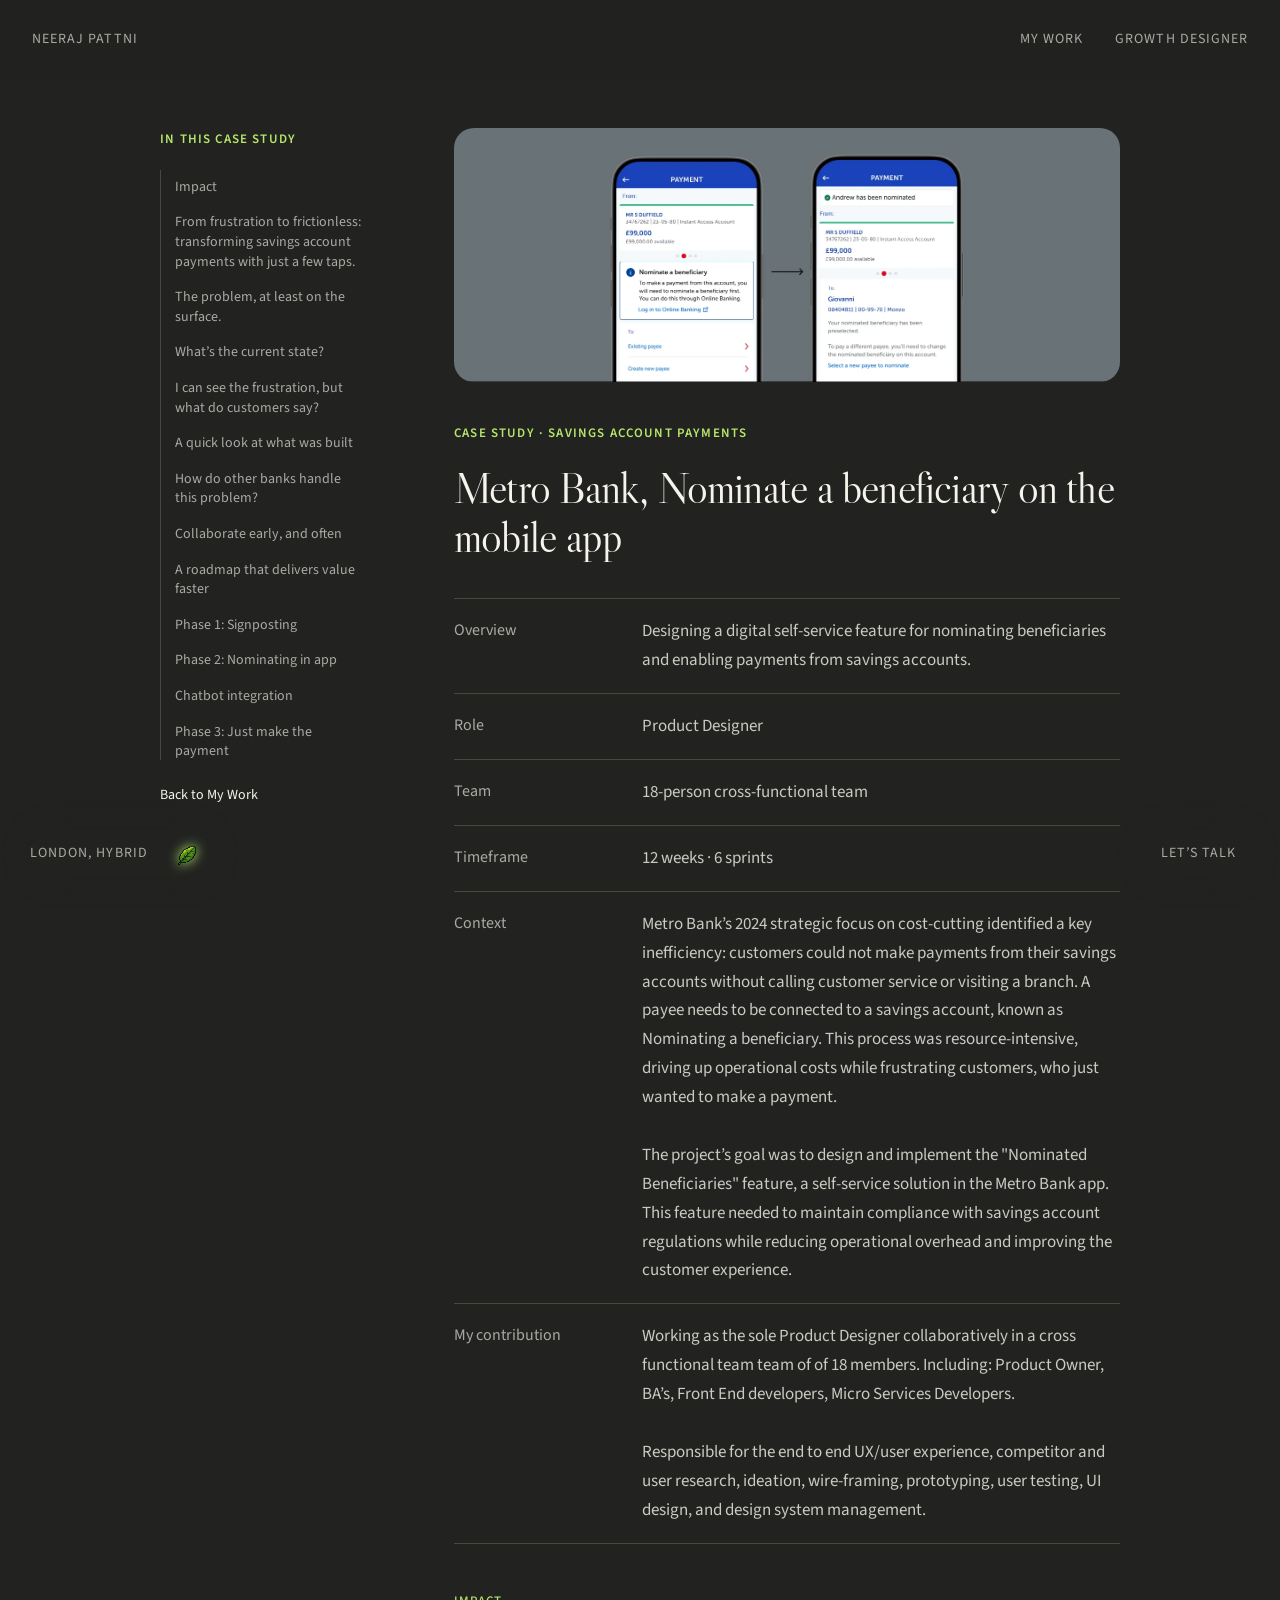
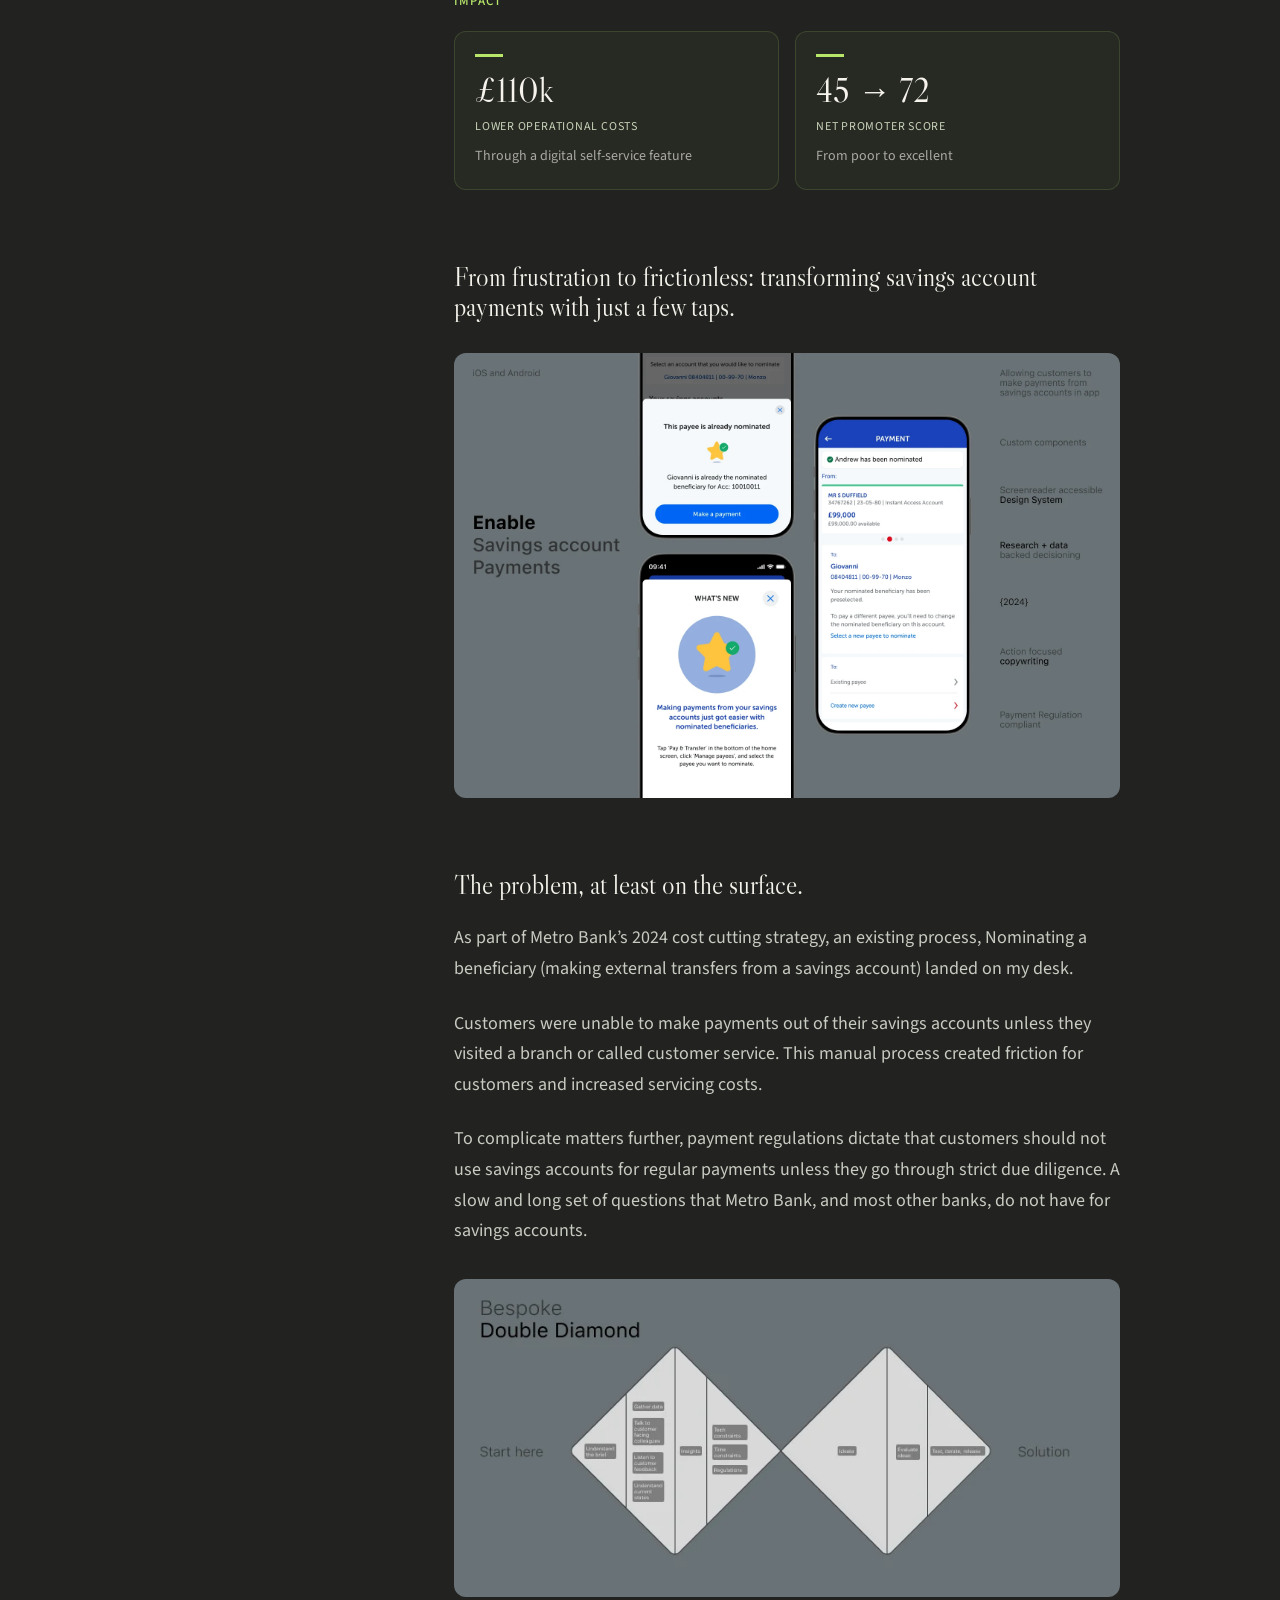
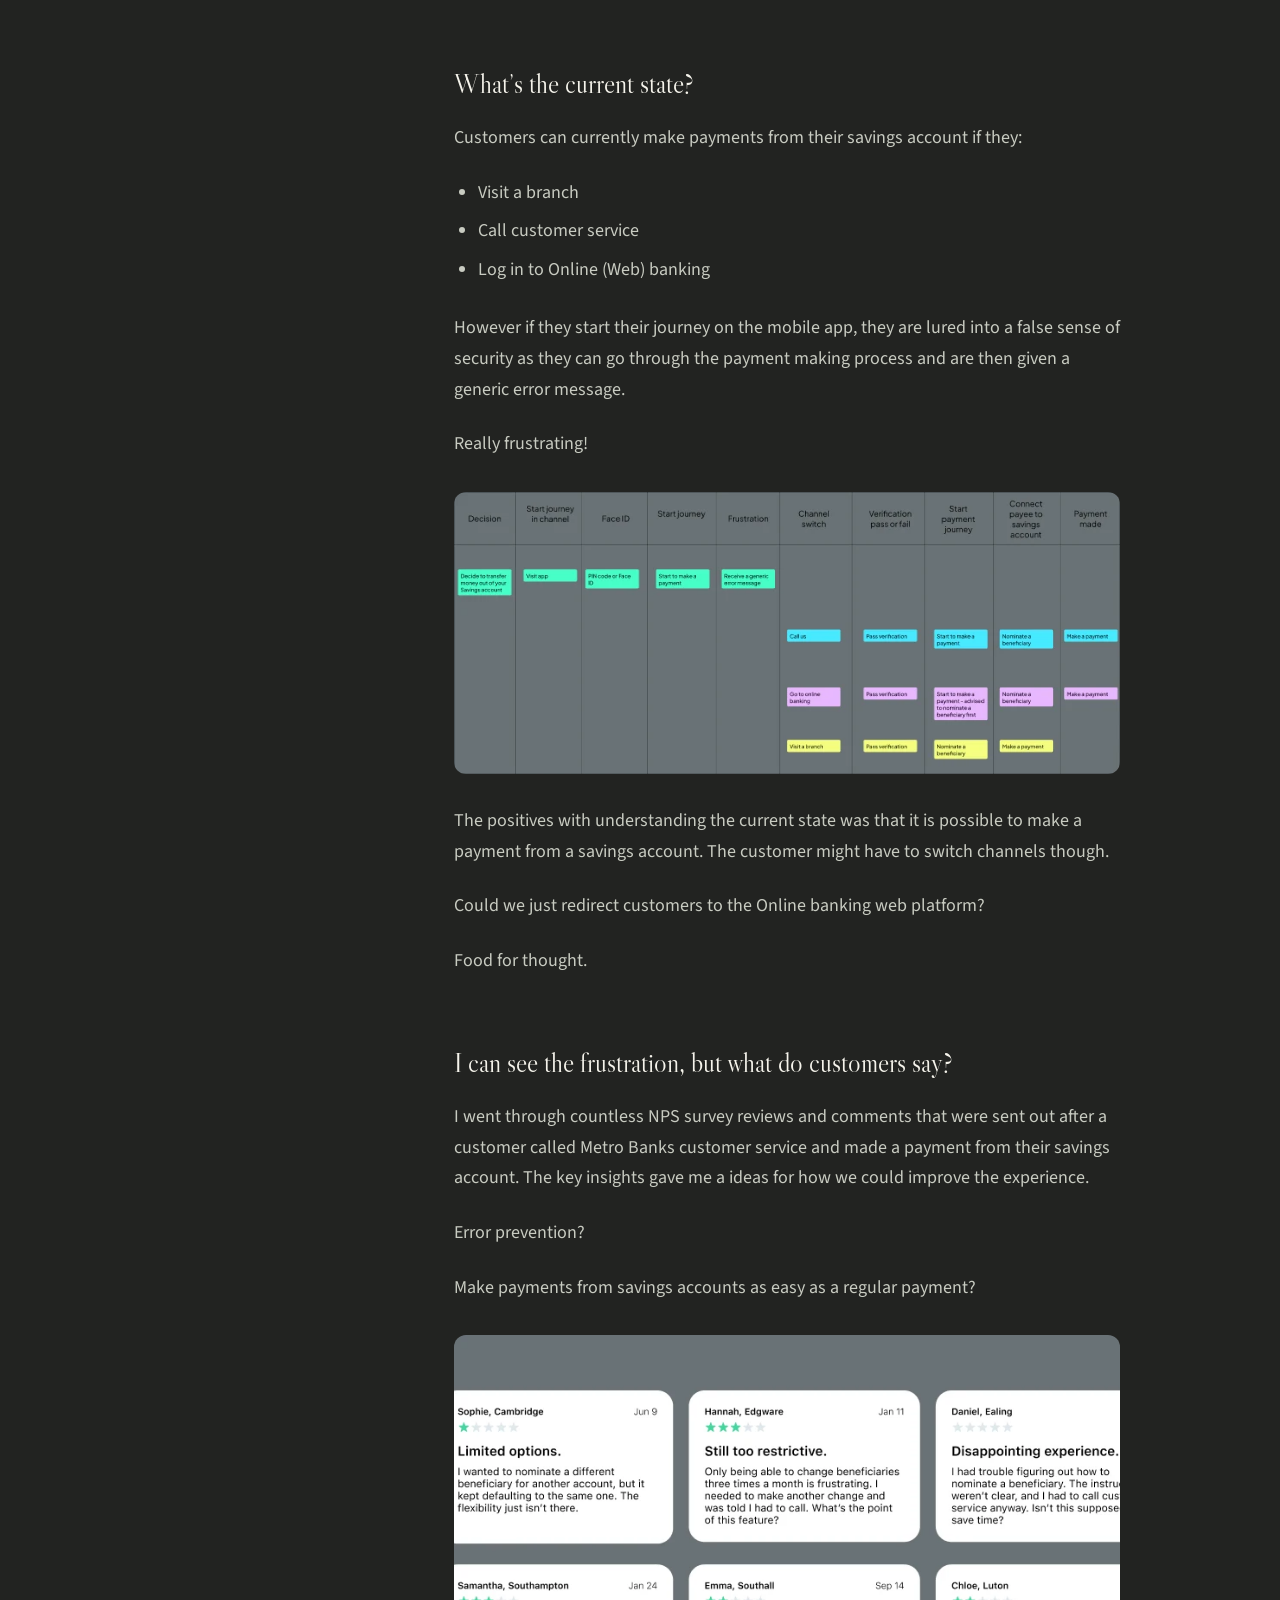
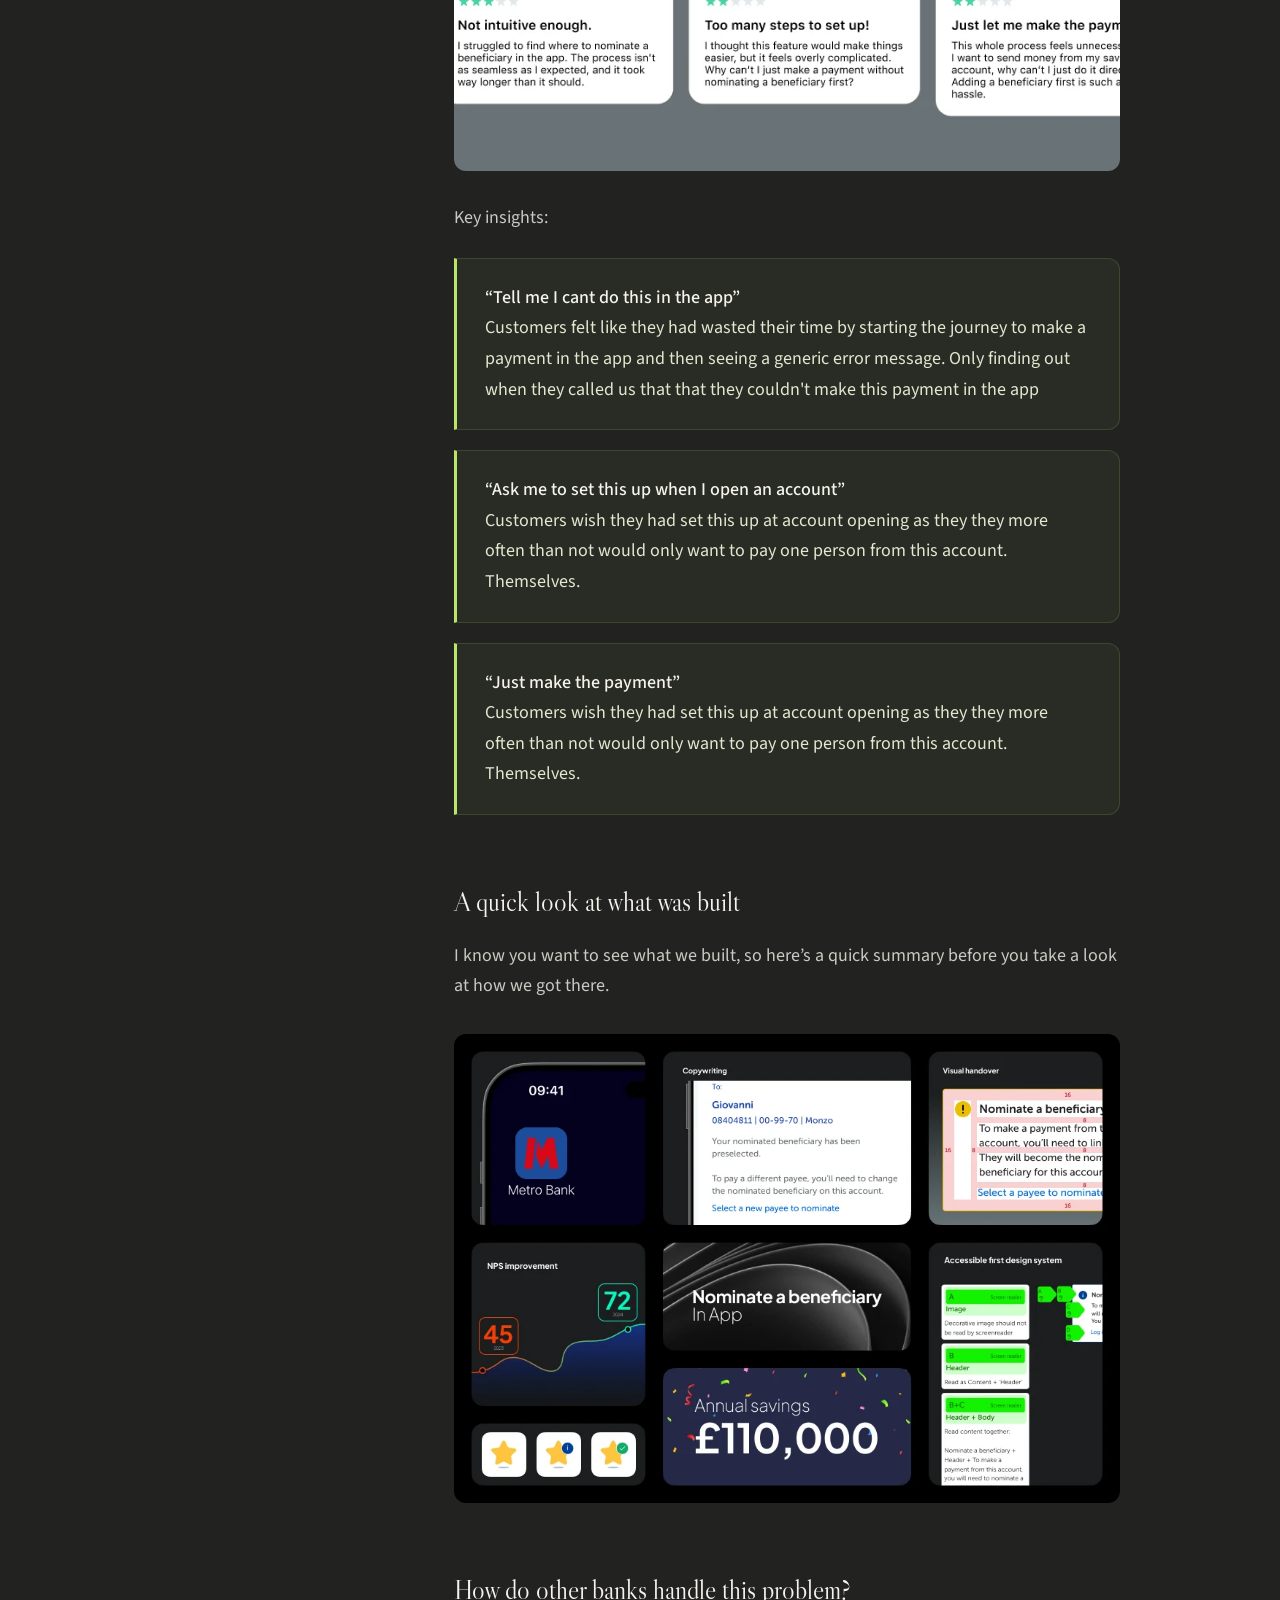
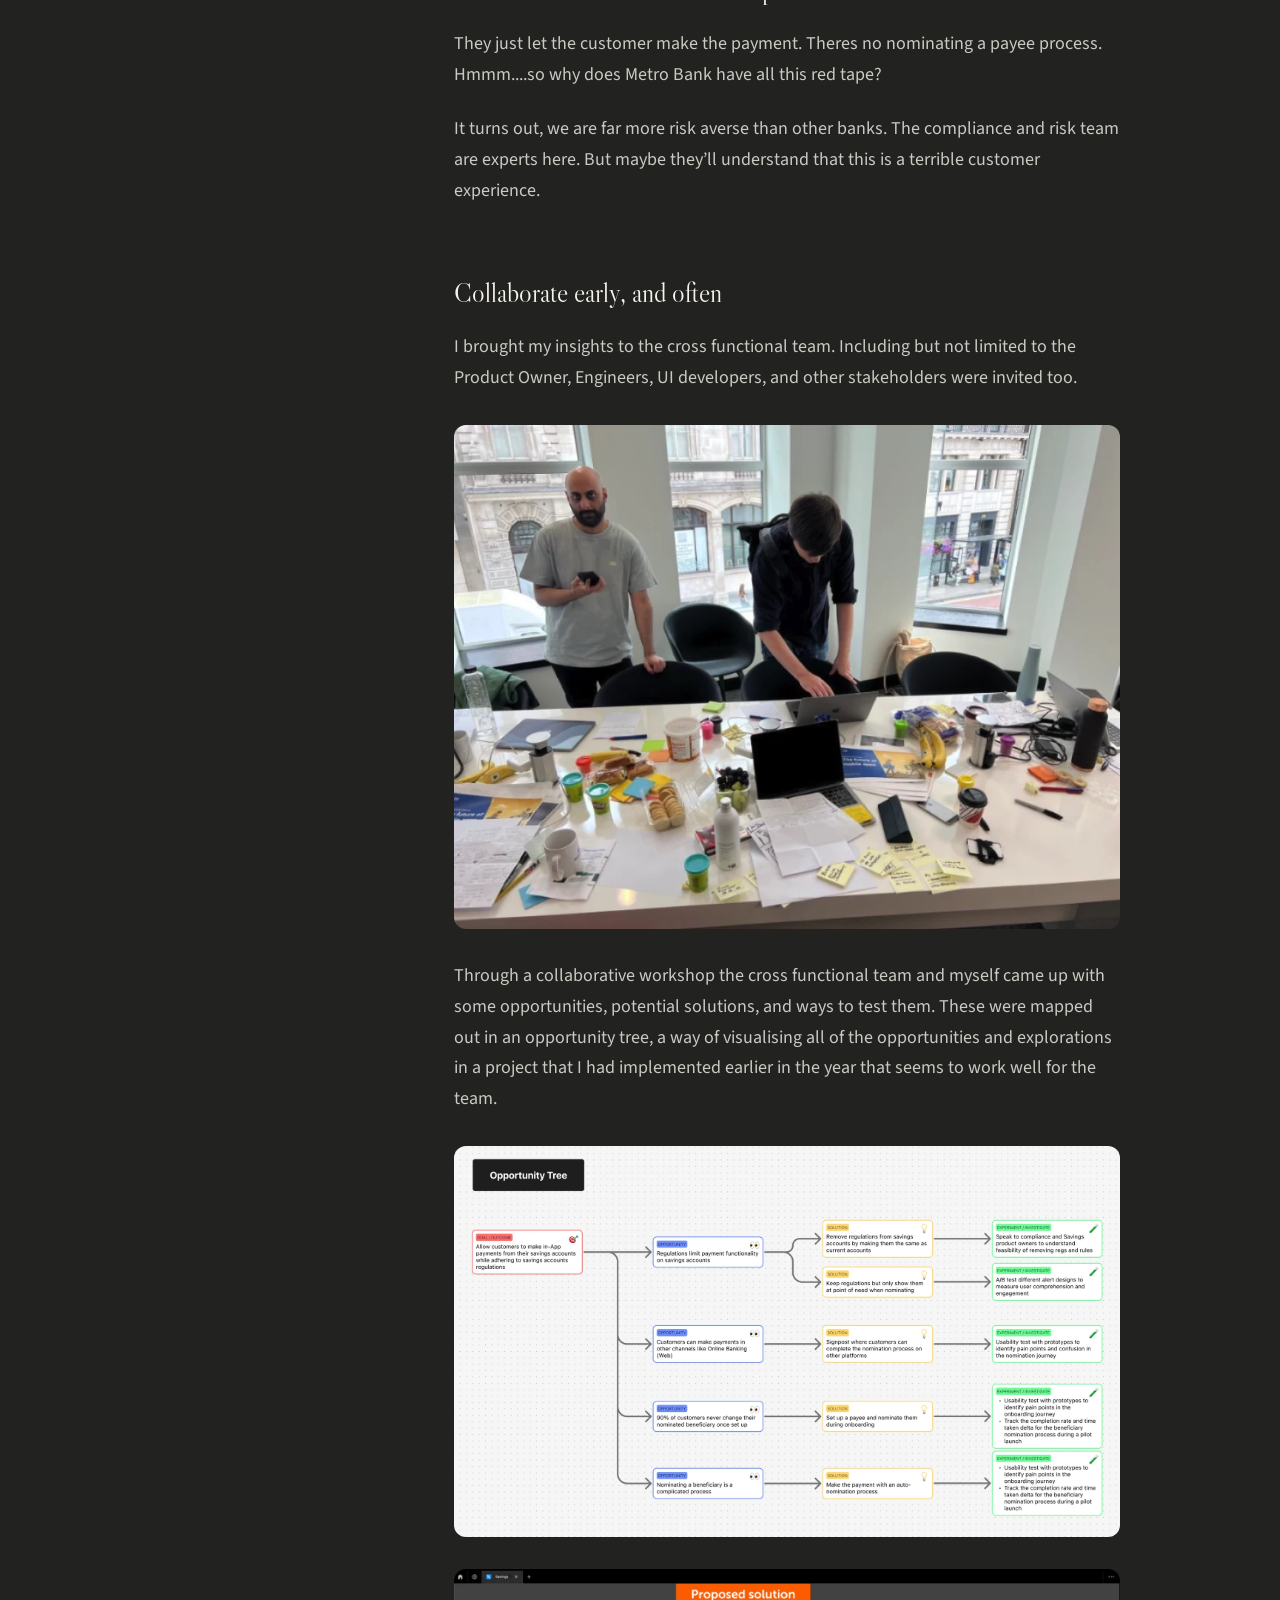
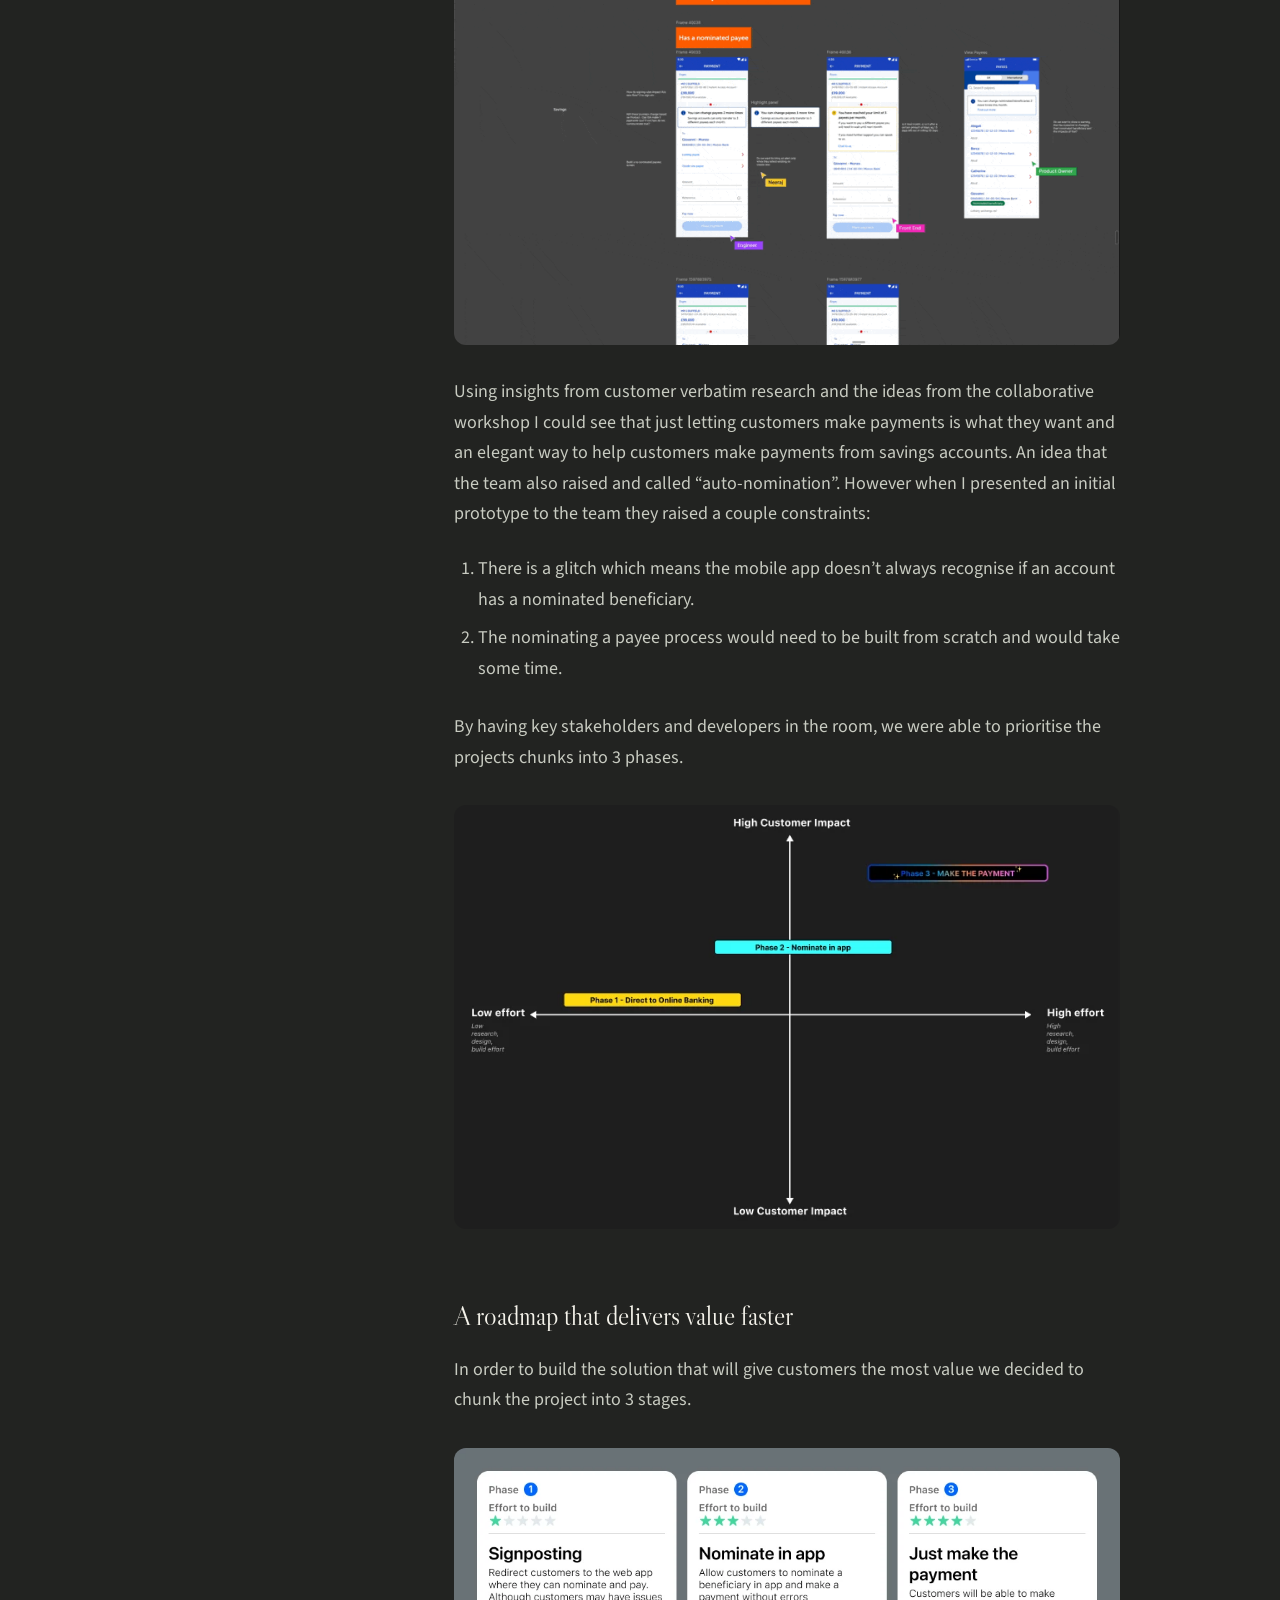
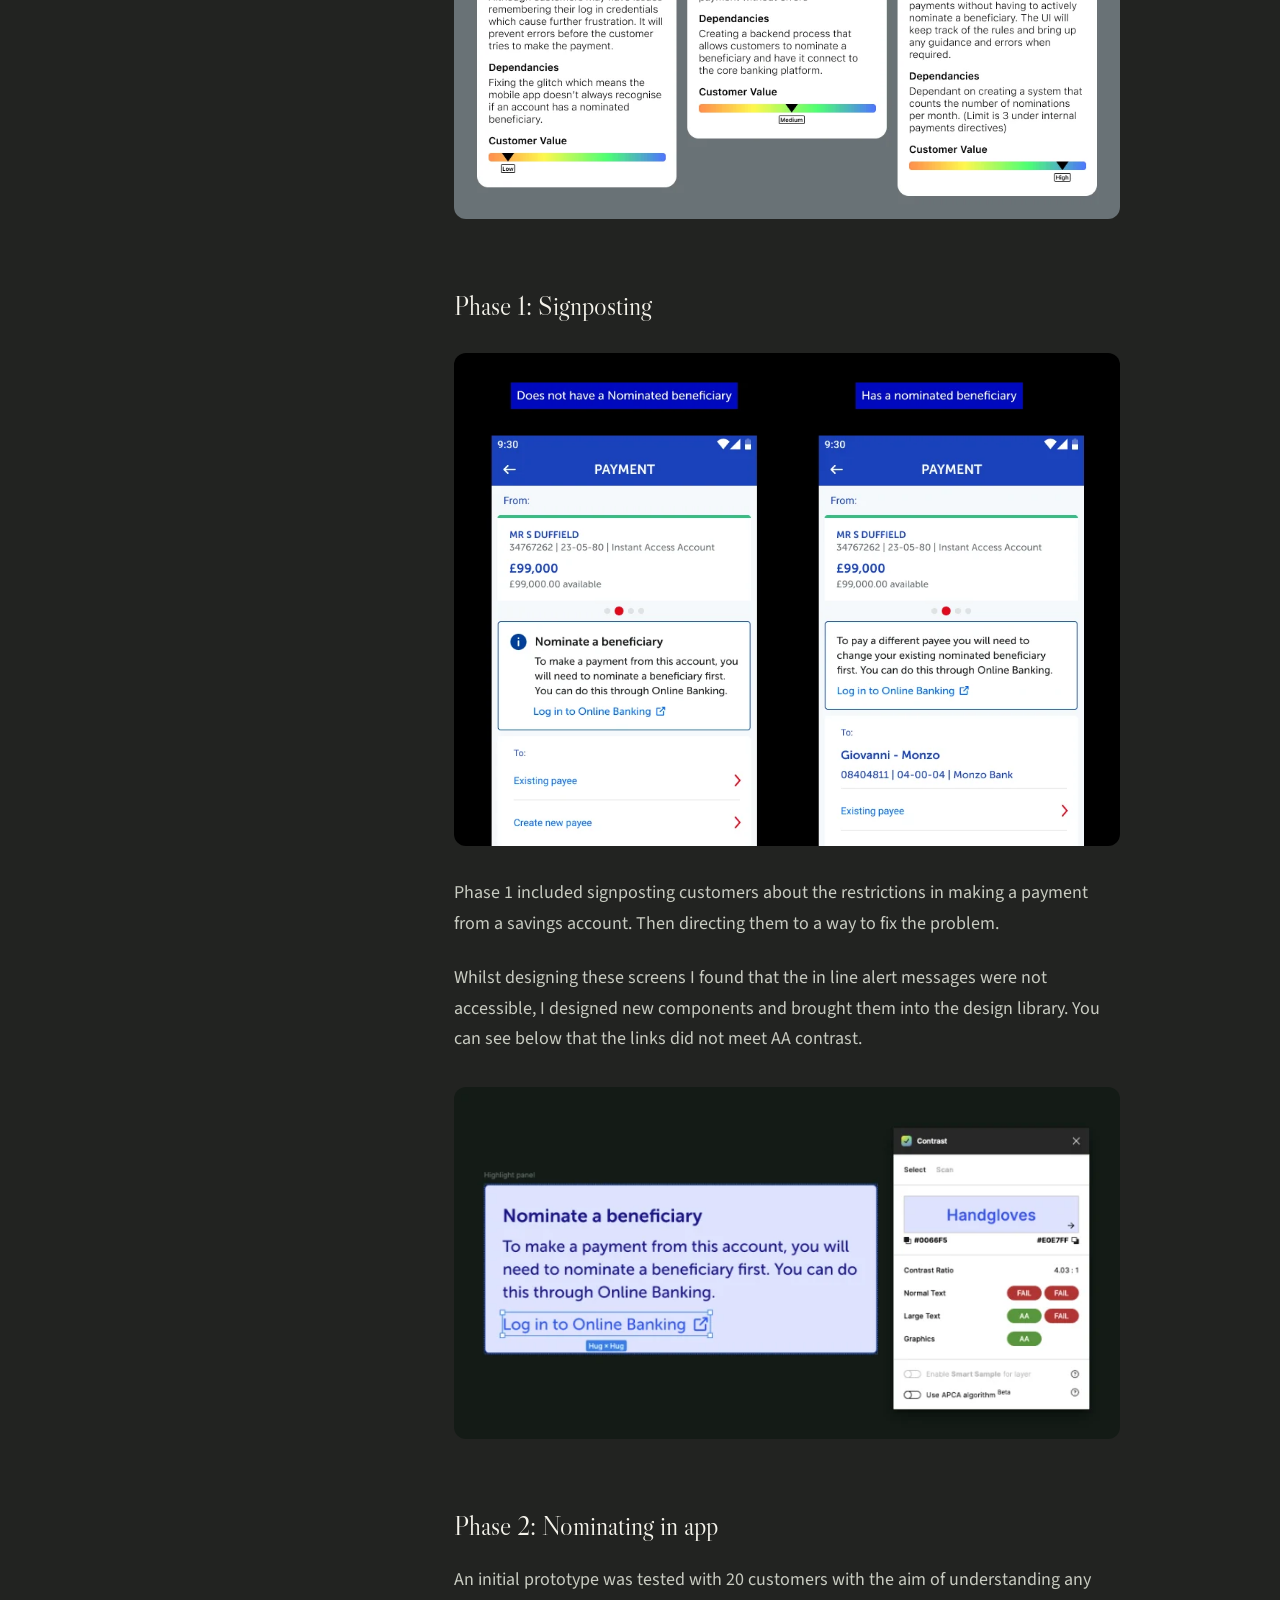
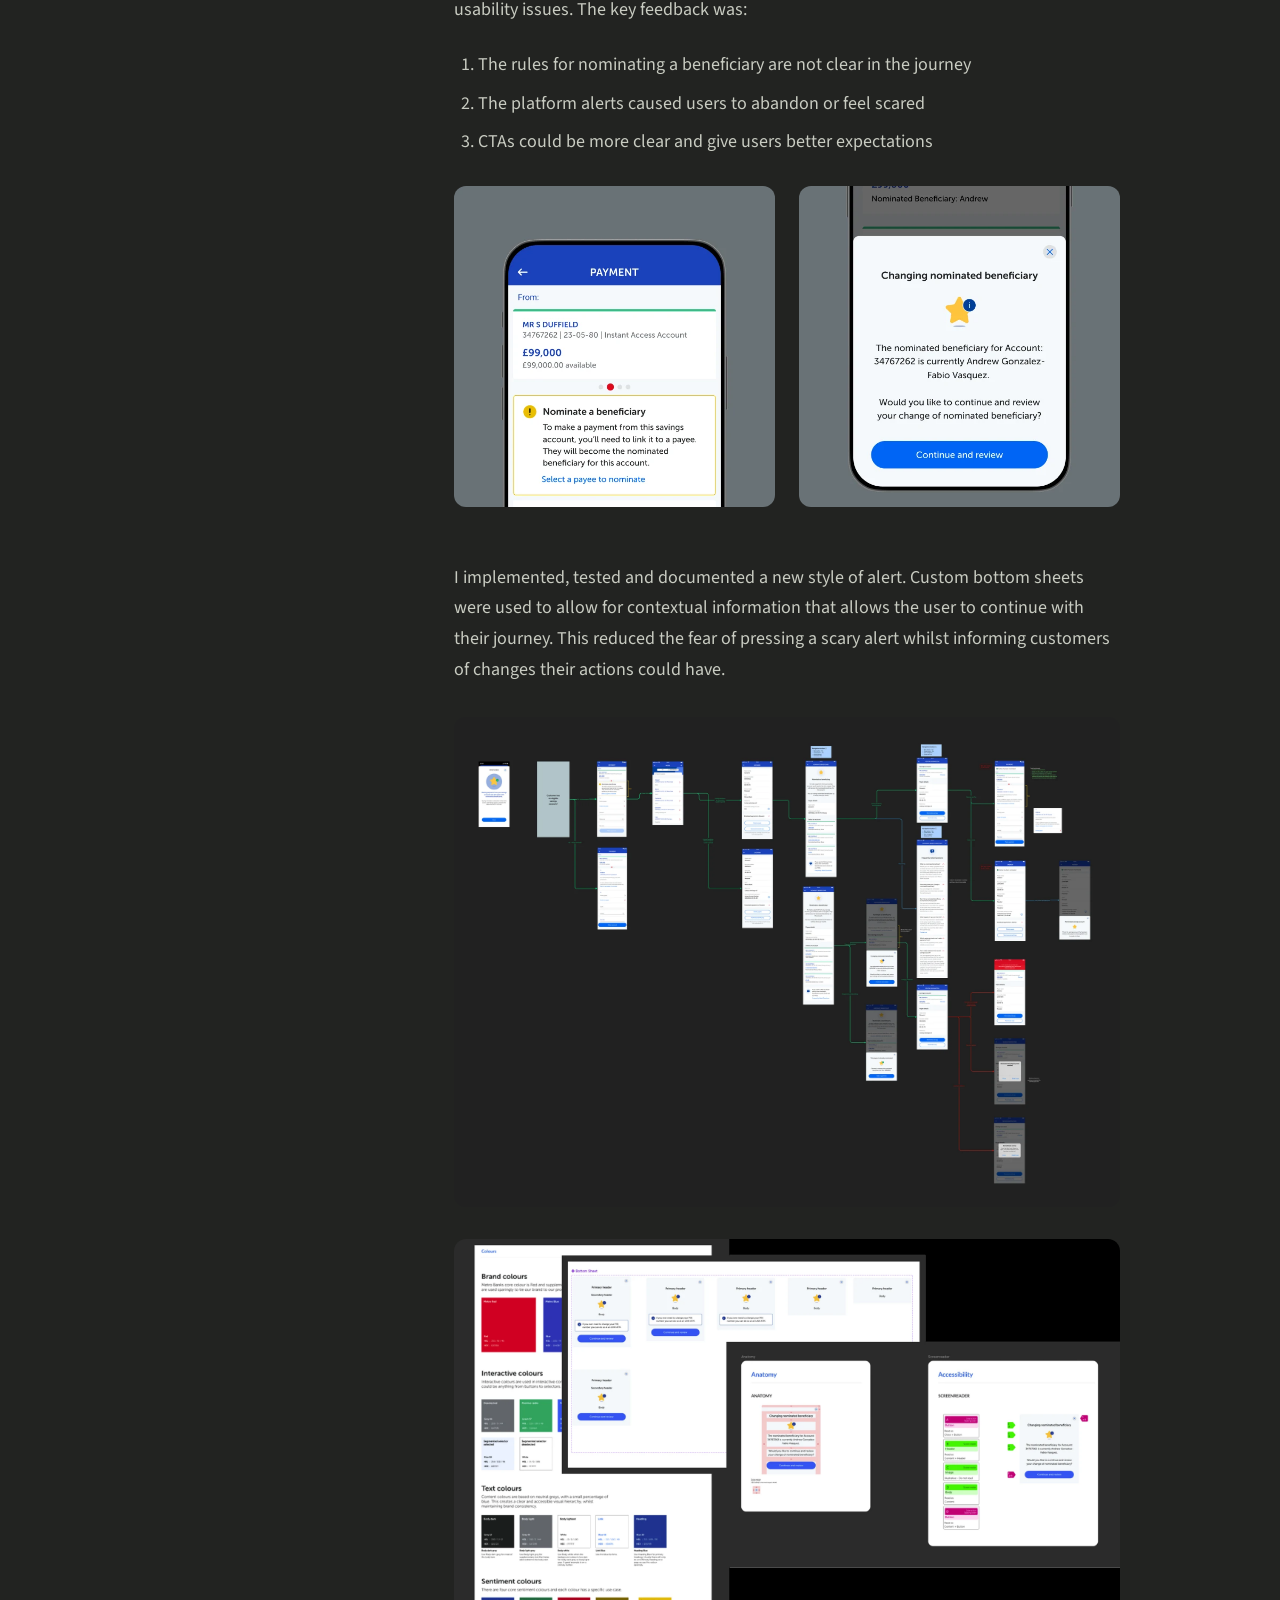
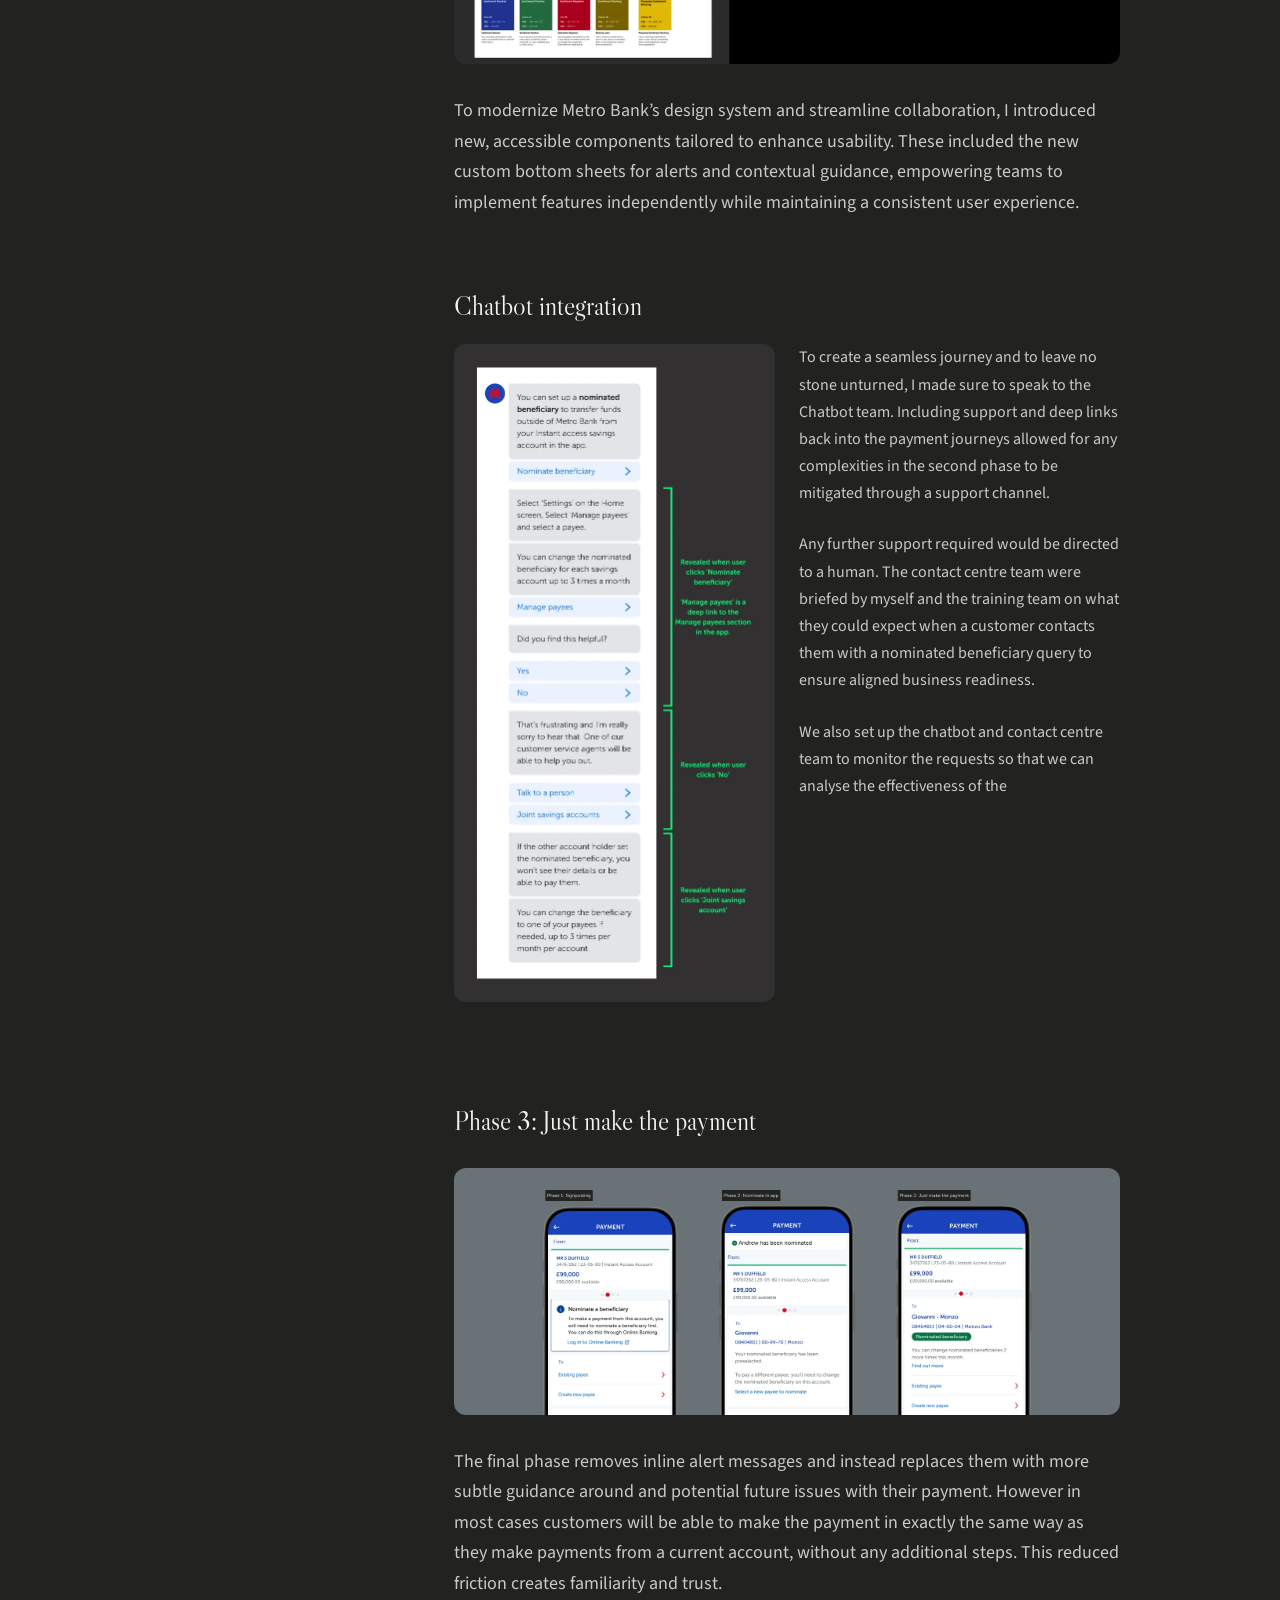
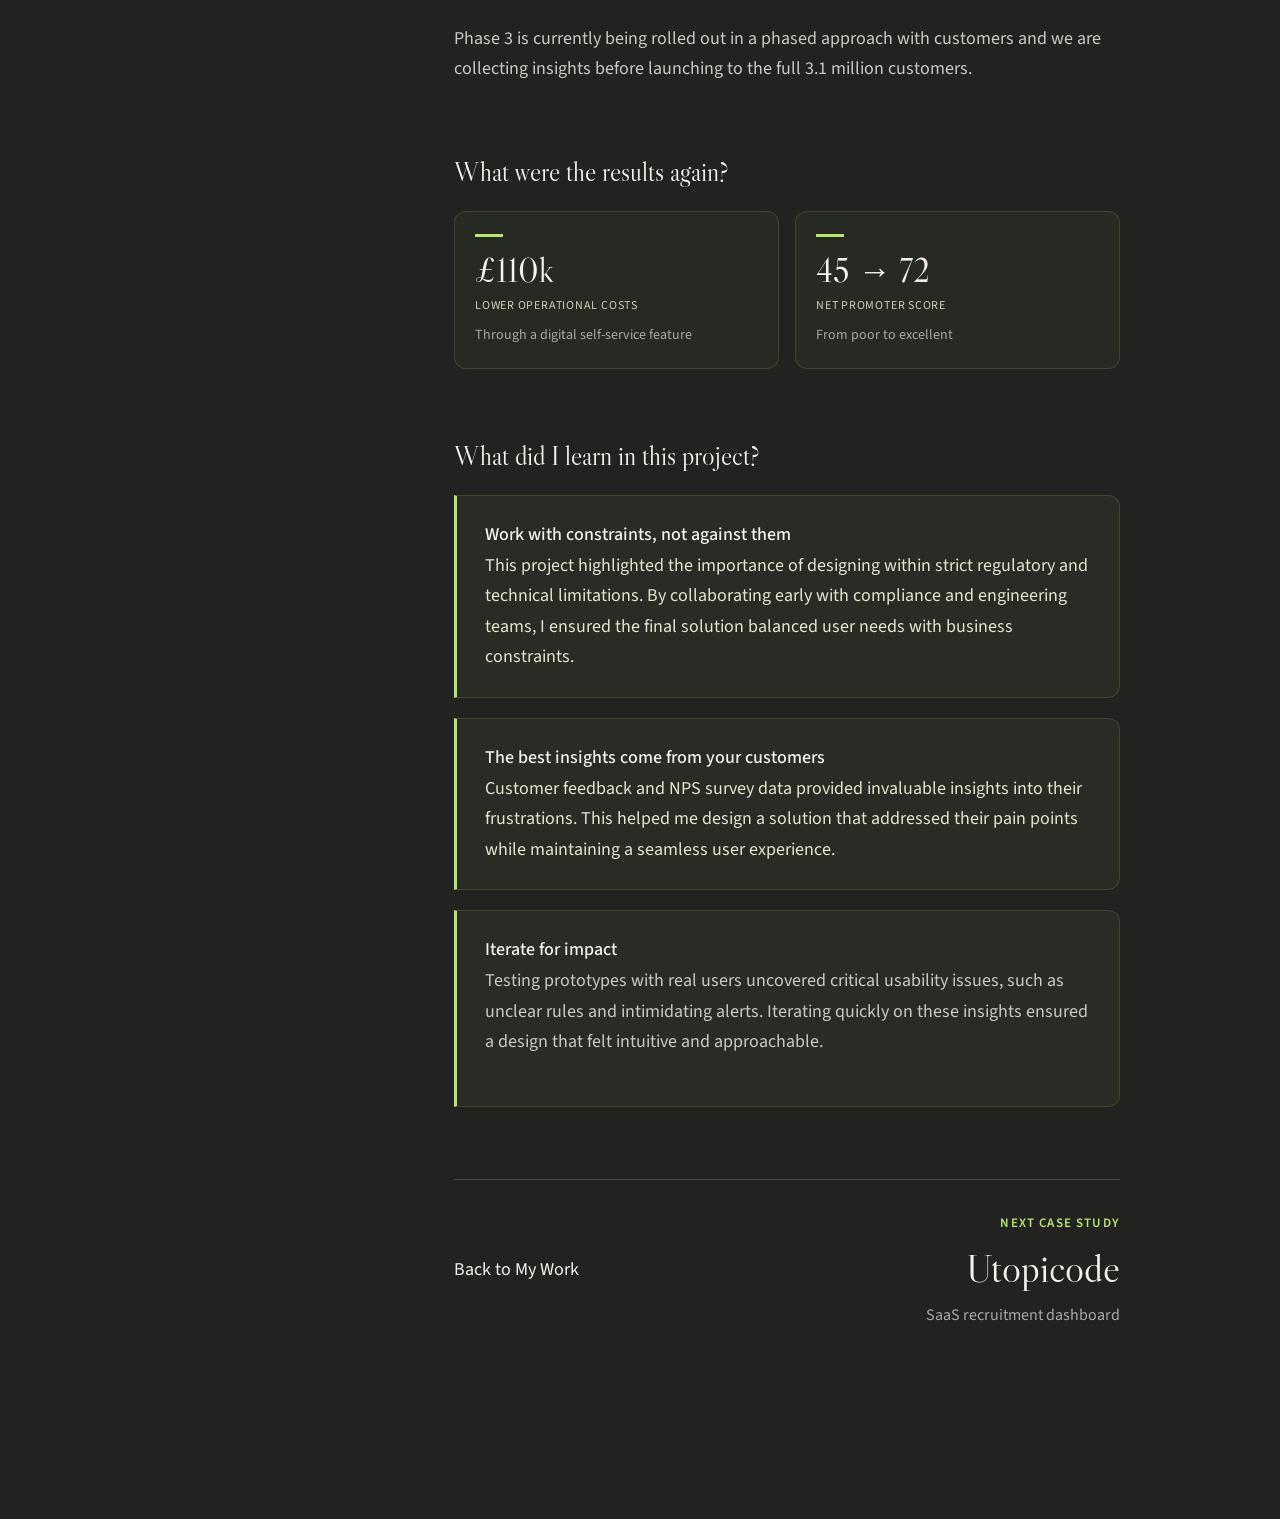
<file: metro-payments.html>
<!doctype html>
<html lang="en"><head><meta charset="utf-8"><meta name="viewport" content="width=device-width,initial-scale=1">
<title>Metro Bank — Savings account payments | Neeraj Pattni</title>
<meta name="description" content="Designing a digital self-service feature for nominating beneficiaries and enabling payments from savings accounts.">
<link rel="preconnect" href="https://fonts.googleapis.com"><link rel="preconnect" href="https://fonts.gstatic.com" crossorigin>
<link href="https://fonts.googleapis.com/css2?family=Libre+Caslon+Display&family=Source+Sans+3:wght@400;500;600;700&display=swap" rel="stylesheet">
<link rel="stylesheet" href="case-study.css"><script defer src="case-study.js"></script></head>
<body><a class="skip-link" href="#case-content">Skip to case study</a>
<header class="site-header"><a href="index.html">Neeraj Pattni</a><a href="index.html#work">My work</a><span>Growth Designer</span></header>
<div class="case-layout"><aside class="contents"><p class="eyebrow">In this case study</p><nav aria-label="Case study sections"><a href="#s-14fb721e-1557-8098-91b5-d4ce8a77af25">Impact</a><a href="#s-14fb721e-1557-807a-8135-e4dacdc42863">From frustration to frictionless: transforming savings account payments with just a few taps.</a><a href="#s-14fb721e-1557-8059-9bef-f84056f1d3c7">The problem, at least on the surface.</a><a href="#s-14fb721e-1557-802e-abd8-ebece59248e9">What’s the current state?</a><a href="#s-14fb721e-1557-80c7-8c14-c285e9d240a7">I can see the frustration, but what do customers say?</a><a href="#s-14fb721e-1557-80f9-8d43-eeed07ec2c2d">A quick look at what was built</a><a href="#s-150b721e-1557-8036-a88d-d404b05335b3">How do other banks handle this problem?</a><a href="#s-150b721e-1557-804a-90e5-fae53fcd17de">Collaborate early, and often</a><a href="#s-150b721e-1557-8099-bff4-daa56646fcfc">A roadmap that delivers value faster</a><a href="#s-150b721e-1557-802a-8475-f8639bbe12e6">Phase 1: Signposting</a><a href="#s-152b721e-1557-805c-a2d3-f082b8ba5a06">Phase 2: Nominating in app</a><a href="#s-168b721e-1557-8050-af15-f326d3f4ec2b">Chatbot integration</a><a href="#s-152b721e-1557-8026-912b-c32879cab284">Phase 3: Just make the payment</a><a href="#s-168b721e-1557-80cc-a801-f2838215411e">What were the results again?</a><a href="#s-168b721e-1557-8035-8a99-c2078f980221">What did I learn in this project?</a></nav><a class="all-work" href="index.html#work">Back to My Work</a></aside>
<main id="case-content"><figure class="case-hero-image"><button class="image-expand" type="button" aria-label="Enlarge Metro Bank cover image"><img src="metro-payments-hero.webp" alt="Metro Bank — Savings account payments cover" width="1502" height="573" fetchpriority="high" decoding="async"></button></figure><section class="hero"><p class="eyebrow">Case study · Savings account payments</p><h1>Metro Bank, Nominate a beneficiary on the mobile app</h1></section>
<section class="project-context" aria-label="Project overview">
<dl class="project-details">
<div><dt>Overview</dt><dd>Designing a digital self-service feature for nominating beneficiaries and enabling payments from savings accounts.</dd></div>
<div><dt>Role</dt><dd>Product Designer</dd></div>
<div><dt>Team</dt><dd>18-person cross-functional team</dd></div>
<div><dt>Timeframe</dt><dd>12 weeks · 6 sprints</dd></div>
<div><dt>Context</dt><dd>Metro Bank’s 2024 strategic focus on cost-cutting identified a key inefficiency: customers could not make payments from their savings accounts without calling customer service or visiting a branch. A payee needs to be connected to a savings account, known as Nominating a beneficiary. This process was resource-intensive, driving up operational costs while frustrating customers, who just wanted to make a payment.<br><br>The project’s goal was to design and implement the &quot;Nominated Beneficiaries&quot; feature, a self-service solution in the Metro Bank app. This feature needed to maintain compliance with savings account regulations while reducing operational overhead and improving the customer experience.</dd></div>
<div><dt>My contribution</dt><dd>Working as the sole Product Designer collaboratively in a cross functional team team of of 18 members. Including: Product Owner, BA’s, Front End developers, Micro Services Developers.<br><br>Responsible for the end to end UX/user experience, competitor and user research, ideation, wire-framing, prototyping, user testing, UI design, and design system management.</dd></div>
</dl></section>
<section class="impact-section" aria-labelledby="s-14fb721e-1557-8098-91b5-d4ce8a77af25"><h2 class="eyebrow" id="s-14fb721e-1557-8098-91b5-d4ce8a77af25">Impact</h2><dl class="impact-grid"><div class="impact-tile"><dd>£110k</dd><dt>Lower operational costs</dt><p>Through a digital self-service feature</p></div><div class="impact-tile"><dd>45 → 72</dd><dt>Net Promoter Score</dt><p>From poor to excellent</p></div></dl></section>
<details class="mobile-contents"><summary>Explore this case study</summary><nav aria-label="Case study sections"><a href="#s-14fb721e-1557-8098-91b5-d4ce8a77af25">Impact</a><a href="#s-14fb721e-1557-807a-8135-e4dacdc42863">From frustration to frictionless: transforming savings account payments with just a few taps.</a><a href="#s-14fb721e-1557-8059-9bef-f84056f1d3c7">The problem, at least on the surface.</a><a href="#s-14fb721e-1557-802e-abd8-ebece59248e9">What’s the current state?</a><a href="#s-14fb721e-1557-80c7-8c14-c285e9d240a7">I can see the frustration, but what do customers say?</a><a href="#s-14fb721e-1557-80f9-8d43-eeed07ec2c2d">A quick look at what was built</a><a href="#s-150b721e-1557-8036-a88d-d404b05335b3">How do other banks handle this problem?</a><a href="#s-150b721e-1557-804a-90e5-fae53fcd17de">Collaborate early, and often</a><a href="#s-150b721e-1557-8099-bff4-daa56646fcfc">A roadmap that delivers value faster</a><a href="#s-150b721e-1557-802a-8475-f8639bbe12e6">Phase 1: Signposting</a><a href="#s-152b721e-1557-805c-a2d3-f082b8ba5a06">Phase 2: Nominating in app</a><a href="#s-168b721e-1557-8050-af15-f326d3f4ec2b">Chatbot integration</a><a href="#s-152b721e-1557-8026-912b-c32879cab284">Phase 3: Just make the payment</a><a href="#s-168b721e-1557-80cc-a801-f2838215411e">What were the results again?</a><a href="#s-168b721e-1557-8035-8a99-c2078f980221">What did I learn in this project?</a></nav></details>
<article class="case-body"><h2 class="story-heading" id="s-14fb721e-1557-807a-8135-e4dacdc42863">From frustration to frictionless: transforming savings account payments with just a few taps.</h2><figure><button class="image-expand" type="button" aria-label="Enlarge image: Header"><img src="14fb721e-1557-80fb-bc43-fe4b85b8cc89.webp" alt="Header" width="1790" height="1194" loading="lazy" decoding="async"></button></figure><h2 id="s-14fb721e-1557-8059-9bef-f84056f1d3c7">The problem, at least on the surface.</h2><p>As part of Metro Bank’s 2024 cost cutting strategy, an existing process, Nominating a beneficiary (making external transfers from a savings account) landed on my desk.</p><p>Customers were unable to make payments out of their savings accounts unless they visited a branch or called customer service. This manual process created friction for customers and increased servicing costs.</p><p>To complicate matters further, payment regulations dictate that customers should not use savings accounts for regular payments unless they go through strict due diligence. A slow and long set of questions that Metro Bank, and most other banks, do not have for savings accounts.</p><figure><button class="image-expand" type="button" aria-label="Enlarge image: Double diamond"><img src="14fb721e-1557-8043-aa55-ea5b65eba5a6.webp" alt="Double diamond" width="776" height="371" loading="lazy" decoding="async"></button></figure><h2 id="s-14fb721e-1557-802e-abd8-ebece59248e9">What’s the current state?</h2><p>Customers can currently make payments from their savings account if they:</p><ul><li>Visit a branch</li><li>Call customer service</li><li>Log in to Online (Web) banking</li></ul><p>However if they start their journey on the mobile app, they are lured into a false sense of security as they can go through the payment making process and are then given a generic error message. </p><p>Really frustrating!</p><figure><button class="image-expand" type="button" aria-label="Enlarge image: Current state analysis"><img src="14fb721e-1557-8040-8a85-f73bd17849bd.webp" alt="Current state analysis" width="776" height="329" loading="lazy" decoding="async"></button></figure><p>The positives with understanding the current state was that it is possible to make a payment from a savings account. The customer might have to switch channels though.</p><p>Could we just redirect customers to the Online banking web platform?</p><p>Food for thought.</p><h2 id="s-14fb721e-1557-80c7-8c14-c285e9d240a7">I can see the frustration, but what do customers say?</h2><p>I went through countless NPS survey reviews and comments that were sent out after a customer called Metro Banks customer service and made a payment from their savings account. The key insights gave me a ideas for how we could improve the experience.</p><p>Error prevention?</p><p>Make payments from savings accounts as easy as a regular payment?</p><figure><button class="image-expand" type="button" aria-label="Enlarge image: Verbatim image"><img src="14fb721e-1557-8002-9c57-c577a7cad032.webp" alt="Verbatim image" width="770" height="504" loading="lazy" decoding="async"></button></figure><p>Key insights:</p><div class="insight"><strong>“Tell me I cant do this in the app”</strong><strong><br></strong>Customers felt like they had wasted their time by starting the journey to make a payment in the app and then seeing a generic error message. Only finding out when they called us that that they couldn&#x27;t make this payment in the app</div><div class="insight"><strong>“Ask me to set this up when I open an account”</strong><strong><br></strong>Customers wish they had set this up at account opening as they they more often than not would only want to pay one person from this account. Themselves.</div><div class="insight"><strong>“Just make the payment”</strong><strong><br></strong>Customers wish they had set this up at account opening as they they more often than not would only want to pay one person from this account. Themselves.</div><h2 id="s-14fb721e-1557-80f9-8d43-eeed07ec2c2d">A quick look at what was built</h2><p>I know you want to see what we built, so here’s a quick summary before you take a look at how we got there.</p><figure><button class="image-expand" type="button" aria-label="Enlarge image: Features bento"><img src="14fb721e-1557-80c3-9f78-deade09efe03.webp" alt="Features bento" width="912" height="643" loading="lazy" decoding="async"></button></figure><h2 id="s-150b721e-1557-8036-a88d-d404b05335b3">How do other banks handle this problem?</h2><p>They just let the customer make the payment. Theres no nominating a payee process. Hmmm....so why does Metro Bank have all this red tape?</p><p>It turns out, we are far more risk averse than other banks. The compliance and risk team are experts here. But maybe they’ll understand that this is a terrible customer experience.</p><h2 id="s-150b721e-1557-804a-90e5-fae53fcd17de">Collaborate early, and often</h2><p>I brought my insights to the cross functional team. Including but not limited to the Product Owner, Engineers, UI developers, and other stakeholders were invited too.</p><figure><button class="image-expand" type="button" aria-label="Enlarge image: Idea generation image"><img src="162b721e-1557-8091-b022-ecbb5959ac64.webp" alt="Idea generation image" width="872" height="660" loading="lazy" decoding="async"></button></figure><p>Through a collaborative workshop the cross functional team and myself came up with some opportunities, potential solutions, and ways to test them. These were mapped out in an opportunity tree, a way of visualising all of the opportunities and explorations in a project that I had implemented earlier in the year that seems to work well for the team.</p><figure><button class="image-expand" type="button" aria-label="Enlarge image: CleanShot 2024-12-25 at 17.21.53@2x"><img src="167b721e-1557-80c9-97c0-c94f35af02b1.webp" alt="CleanShot 2024-12-25 at 17.21.53@2x" width="1800" height="1055" loading="lazy" decoding="async"></button></figure><figure><button class="image-expand" type="button" aria-label="Enlarge image: CleanShot 2024-12-01 at 19.26.26"><img src="150b721e-1557-80be-8a74-e6fb36fe81b0.gif" alt="CleanShot 2024-12-01 at 19.26.26" width="800" height="452" loading="lazy" decoding="async"></button></figure><p>Using insights from customer verbatim research and the ideas from the collaborative workshop I could see that just letting customers make payments is what they want and an elegant way to help customers make payments from savings accounts. An idea that the team also raised and called “auto-nomination”. However when I presented an initial prototype to the team they raised a couple constraints:</p><ol><li>There is a glitch which means the mobile app doesn’t always recognise if an account has a nominated beneficiary.</li><li>The nominating a payee process would need to be built from scratch and would take some time.</li></ol><p>By having key stakeholders and developers in the room, we were able to prioritise the projects chunks into 3 phases.</p><figure><button class="image-expand" type="button" aria-label="Enlarge image: Prioritisation"><img src="150b721e-1557-805b-9315-e96f8f54d621.webp" alt="Prioritisation" width="771" height="490" loading="lazy" decoding="async"></button></figure><h2 id="s-150b721e-1557-8099-bff4-daa56646fcfc">A roadmap that delivers value faster</h2><p>In order to build the solution that will give customers the most value we decided to chunk the project into 3 stages.</p><figure><button class="image-expand" type="button" aria-label="Enlarge image: Roadmap"><img src="150b721e-1557-80eb-bd3e-f3a90fd7f448.webp" alt="Roadmap" width="925" height="516" loading="lazy" decoding="async"></button></figure><h2 id="s-150b721e-1557-802a-8475-f8639bbe12e6">Phase 1: Signposting</h2><figure><button class="image-expand" type="button" aria-label="Enlarge image: Phase 1"><img src="152b721e-1557-8058-8e04-fbd22bd7625d.webp" alt="Phase 1" width="904" height="669" loading="lazy" decoding="async"></button></figure><p>Phase 1 included signposting customers about the restrictions in making a payment from a savings account. Then directing them to a way to fix the problem.</p><p>Whilst designing these screens I found that the in line alert messages were not accessible, I designed new components and brought them into the design library. You can see below that the links did not meet AA contrast.</p><figure><button class="image-expand" type="button" aria-label="Enlarge image: contrast nom ben"><img src="152b721e-1557-80bc-a772-c41f6281e8e0.webp" alt="contrast nom ben" width="751" height="397" loading="lazy" decoding="async"></button></figure><h2 id="s-152b721e-1557-805c-a2d3-f082b8ba5a06">Phase 2: Nominating in app</h2><p>An initial prototype was tested with 20 customers with the aim of understanding any usability issues. The key feedback was:</p><ol><li>The rules for nominating a beneficiary are not clear in the journey</li><li>The platform alerts caused users to abandon or feel scared</li><li>CTAs could be more clear and give users better expectations</li></ol><div class="column_list"><div class="column"><figure><button class="image-expand" type="button" aria-label="Enlarge image: Phase 2 screen 1"><img src="152b721e-1557-805d-8eb0-cd20751eb587.webp" alt="Phase 2 screen 1" width="603" height="603" loading="lazy" decoding="async"></button></figure></div><div class="column"><figure><button class="image-expand" type="button" aria-label="Enlarge image: Phase 2 screen 2"><img src="152b721e-1557-80bb-96c9-facba7dad63e.webp" alt="Phase 2 screen 2" width="603" height="603" loading="lazy" decoding="async"></button></figure></div></div><p>I implemented, tested and documented a new style of alert. Custom bottom sheets were used to allow for contextual information that allows the user to continue with their journey. This reduced the fear of pressing a scary alert whilst informing customers of changes their actions could have.</p><figure><button class="image-expand" type="button" aria-label="Enlarge image: Metro Bank: Phase 2: Nominating in app — design example"><img src="152b721e-1557-8042-991c-d32fb2f7e1d6.webp" alt="Metro Bank: Phase 2: Nominating in app — design example" width="1800" height="1325" loading="lazy" decoding="async"></button></figure><figure><button class="image-expand" type="button" aria-label="Enlarge image: Design system image"><img src="162b721e-1557-8085-885a-e4588ef7e2f9.webp" alt="Design system image" width="1800" height="1148" loading="lazy" decoding="async"></button></figure><p>To modernize Metro Bank’s design system and streamline collaboration, I introduced new, accessible components tailored to enhance usability. These included the new custom bottom sheets for alerts and contextual guidance, empowering teams to implement features independently while maintaining a consistent user experience. </p><h2 id="s-168b721e-1557-8050-af15-f326d3f4ec2b">Chatbot integration</h2><div class="column_list"><div class="column"><figure><button class="image-expand" type="button" aria-label="Enlarge image: Nominated beneficiary intents first draft"><img src="168b721e-1557-8055-a3be-d4316f9de738.webp" alt="Nominated beneficiary intents first draft" width="643" height="1318" loading="lazy" decoding="async"></button></figure></div><div class="column"><p>To create a seamless journey and to leave no stone unturned, I made sure to speak to the Chatbot team. Including support and deep links back into the payment journeys allowed for any complexities in the second phase to be mitigated through a support channel. </p><p>Any further support required would be directed to a human. The contact centre team were briefed by myself and the training team on what they could expect when a customer contacts them with a nominated beneficiary query to ensure aligned business readiness.</p><p>We also set up the chatbot and contact centre team to monitor the requests so that we can analyse the effectiveness of the</p></div></div><h2 id="s-152b721e-1557-8026-912b-c32879cab284">Phase 3: Just make the payment</h2><figure><button class="image-expand" type="button" aria-label="Enlarge image: Phase 3 evolution"><img src="168b721e-1557-8023-b207-e67fde9ea9af.webp" alt="Phase 3 evolution" width="1700" height="629" loading="lazy" decoding="async"></button></figure><p>The final phase removes inline alert messages and instead replaces them with more subtle guidance around and potential future issues with their payment. However in most cases customers will be able to make the payment in exactly the same way as they make payments from a current account, without any additional steps. This reduced friction creates familiarity and trust.</p><p>Phase 3 is currently being rolled out in a phased approach with customers and we are collecting insights before launching to the full 3.1 million customers.</p><h2 id="s-168b721e-1557-80cc-a801-f2838215411e">What were the results again?</h2><dl class="impact-grid"><div class="impact-tile"><dd>£110k</dd><dt>Lower operational costs</dt><p>Through a digital self-service feature</p></div><div class="impact-tile"><dd>45 → 72</dd><dt>Net Promoter Score</dt><p>From poor to excellent</p></div></dl><h2 id="s-168b721e-1557-8035-8a99-c2078f980221">What did I learn in this project?</h2><div class="insight"><strong>Work with constraints, not against them<br></strong>This project highlighted the importance of designing within strict regulatory and technical limitations. By collaborating early with compliance and engineering teams, I ensured the final solution balanced user needs with business constraints.</div><div class="insight"><strong>The best insights come from your customers<br></strong>Customer feedback and NPS survey data provided invaluable insights into their frustrations. This helped me design a solution that addressed their pain points while maintaining a seamless user experience.  </div><div class="insight"><p><strong>Iterate for impact<br></strong>Testing prototypes with real users uncovered critical usability issues, such as unclear rules and intimidating alerts. Iterating quickly on these insights ensured a design that felt intuitive and approachable.  </p></div></article>
<nav class="case-next" aria-label="More projects"><a href="index.html#work">Back to My Work</a><a href="utopicode.html"><span class="eyebrow">Next case study</span><strong>Utopicode</strong><span>SaaS recruitment dashboard</span></a></nav>
</main></div>
<footer class="site-footer"><div class="footer-left"><span>London, Hybrid</span><button class="season" type="button" aria-label="Switch to autumn leaves" aria-pressed="false" title="A change of season"><span class="season-icon" aria-hidden="true"></span></button></div><a class="contact" href="https://www.linkedin.com/in/neeraj-pattni" target="_blank" rel="noopener noreferrer">Let’s talk</a></footer>
<dialog class="image-dialog" aria-label="Expanded case study image"><button class="image-close" type="button" aria-label="Close expanded image">Close</button><img alt=""></dialog></body></html>
</file>
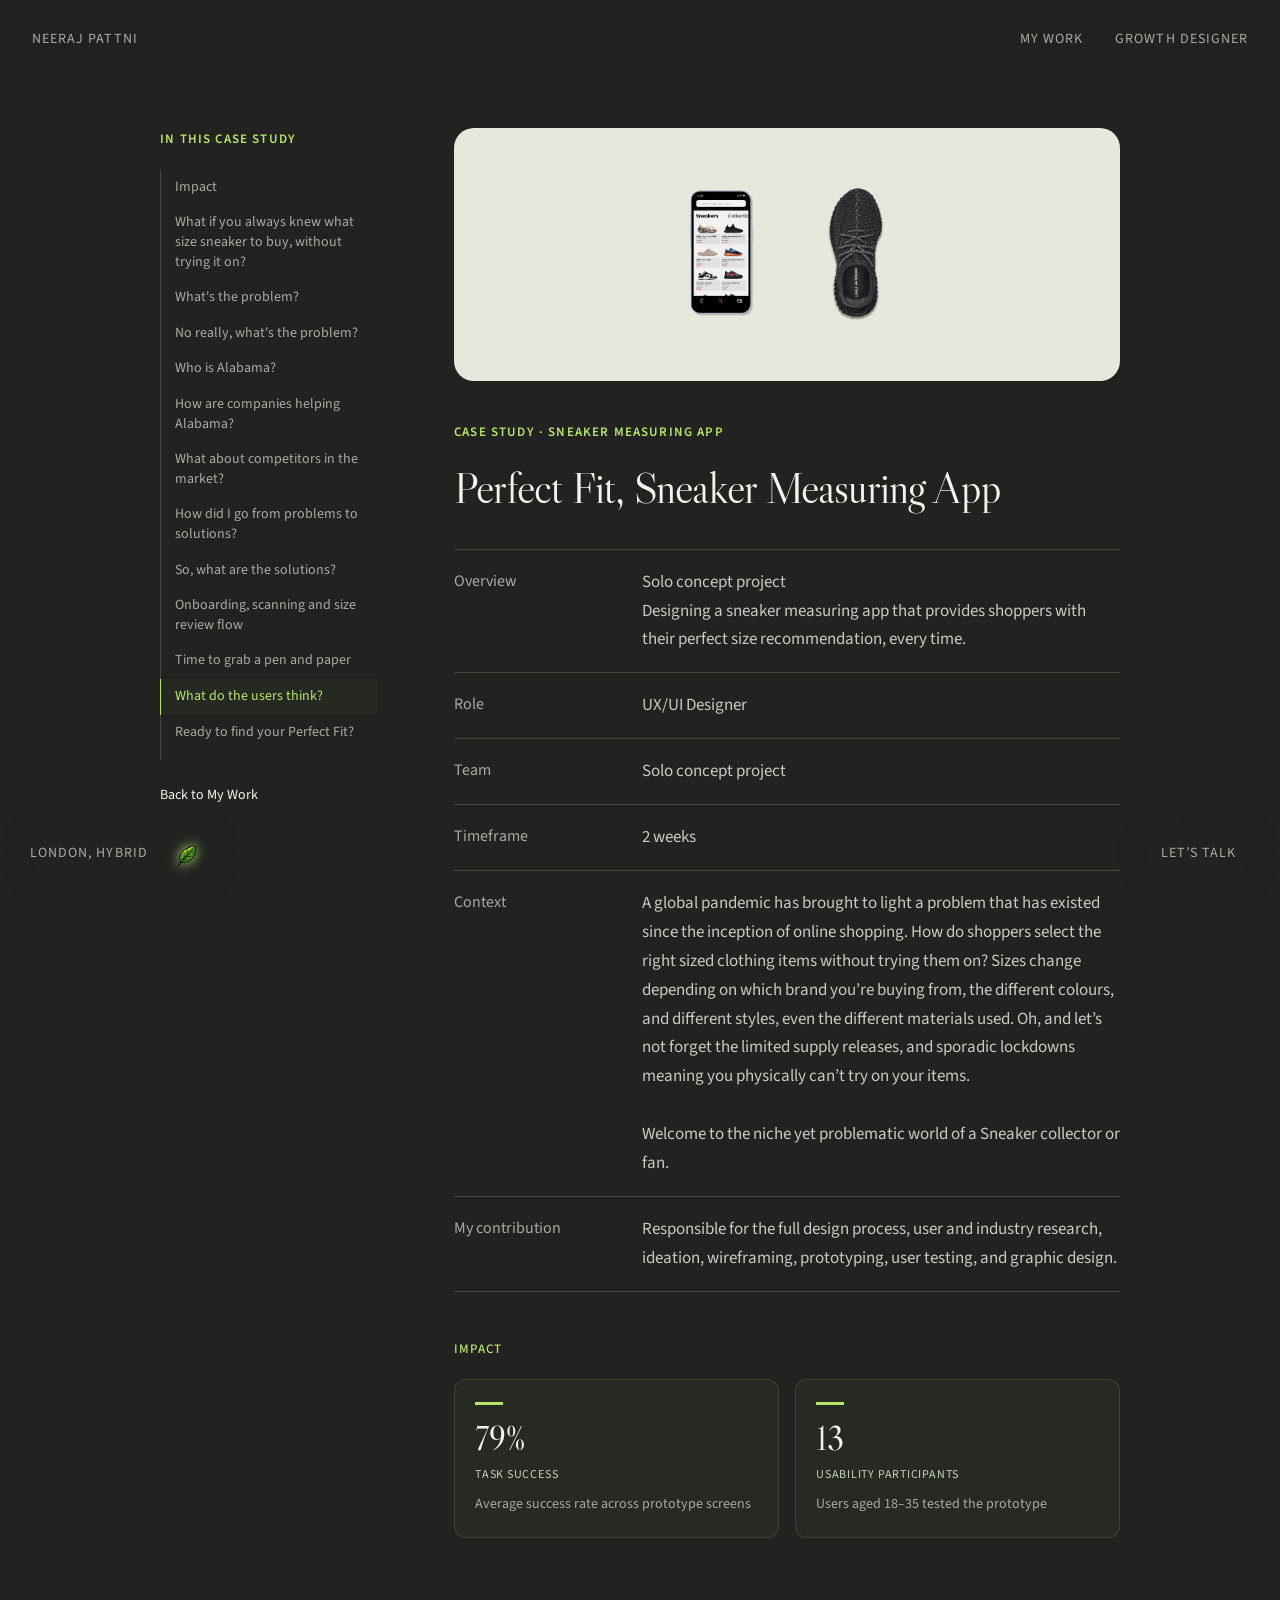
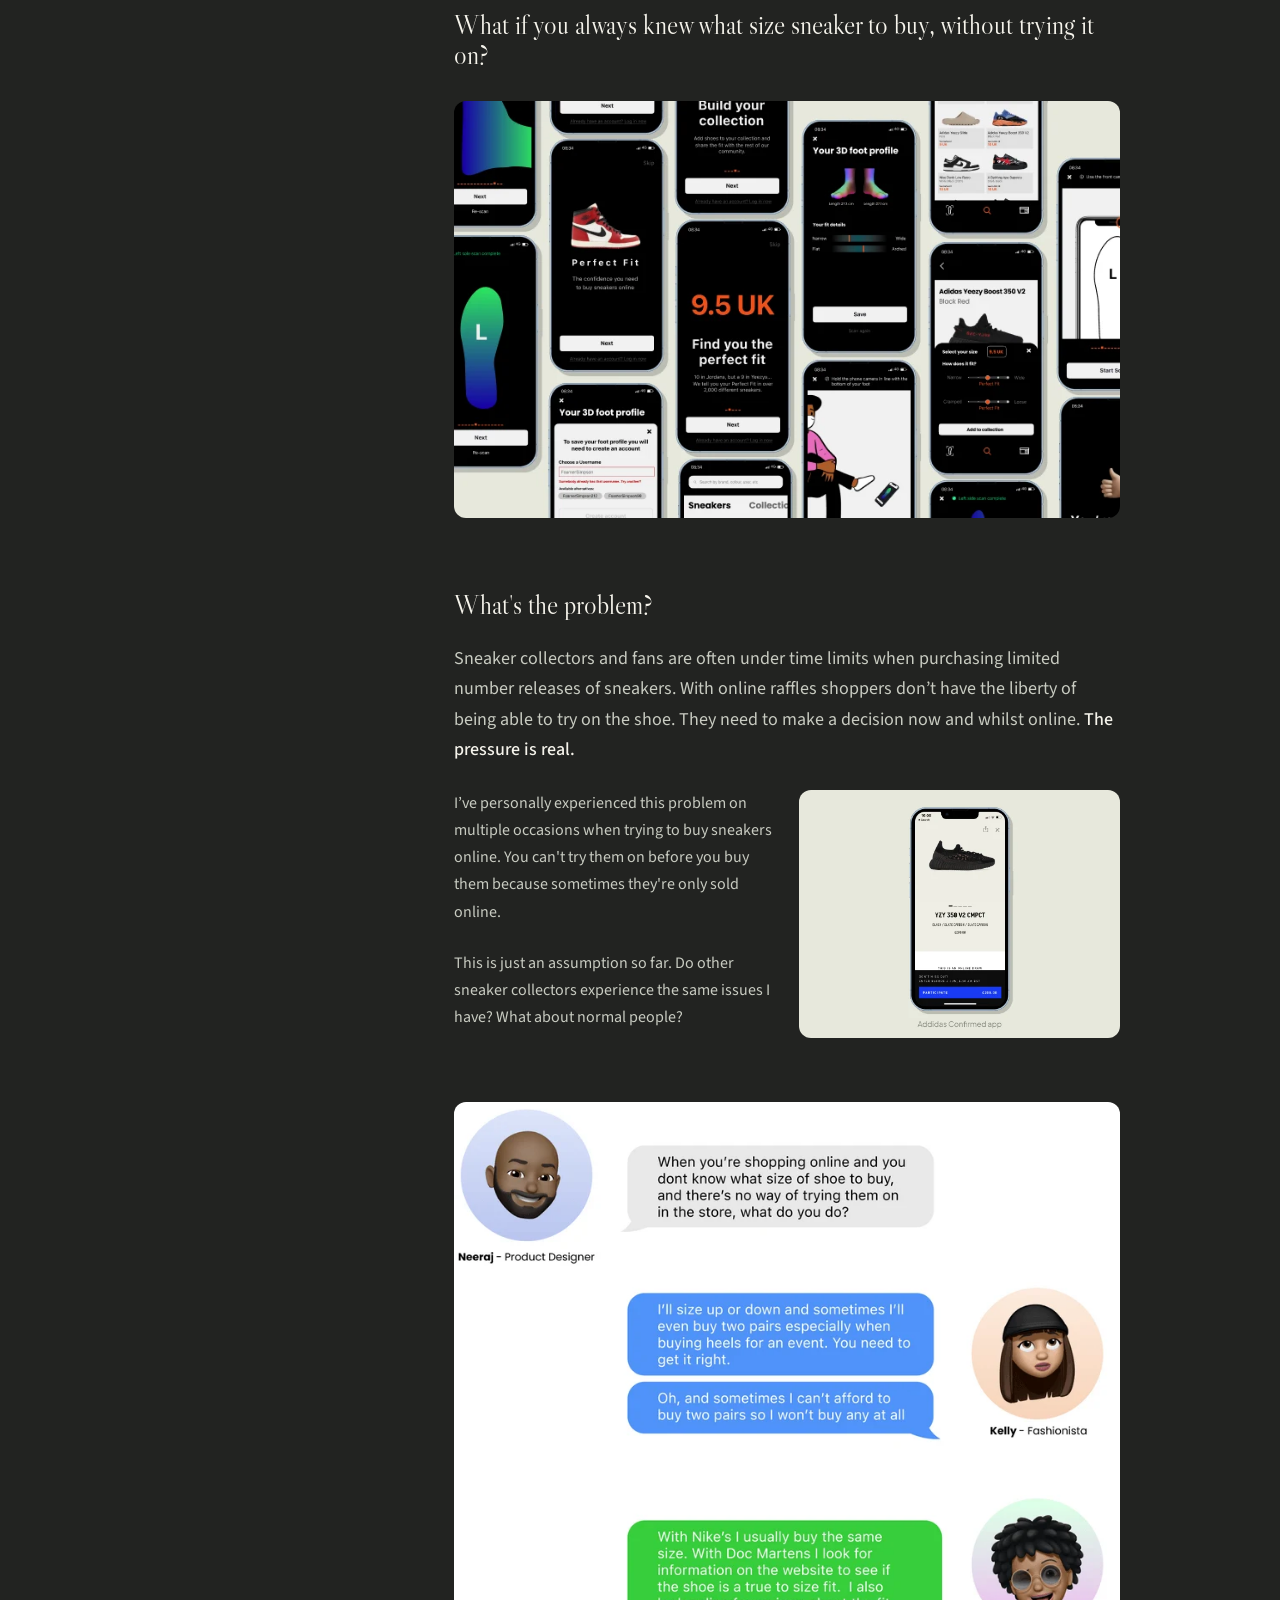
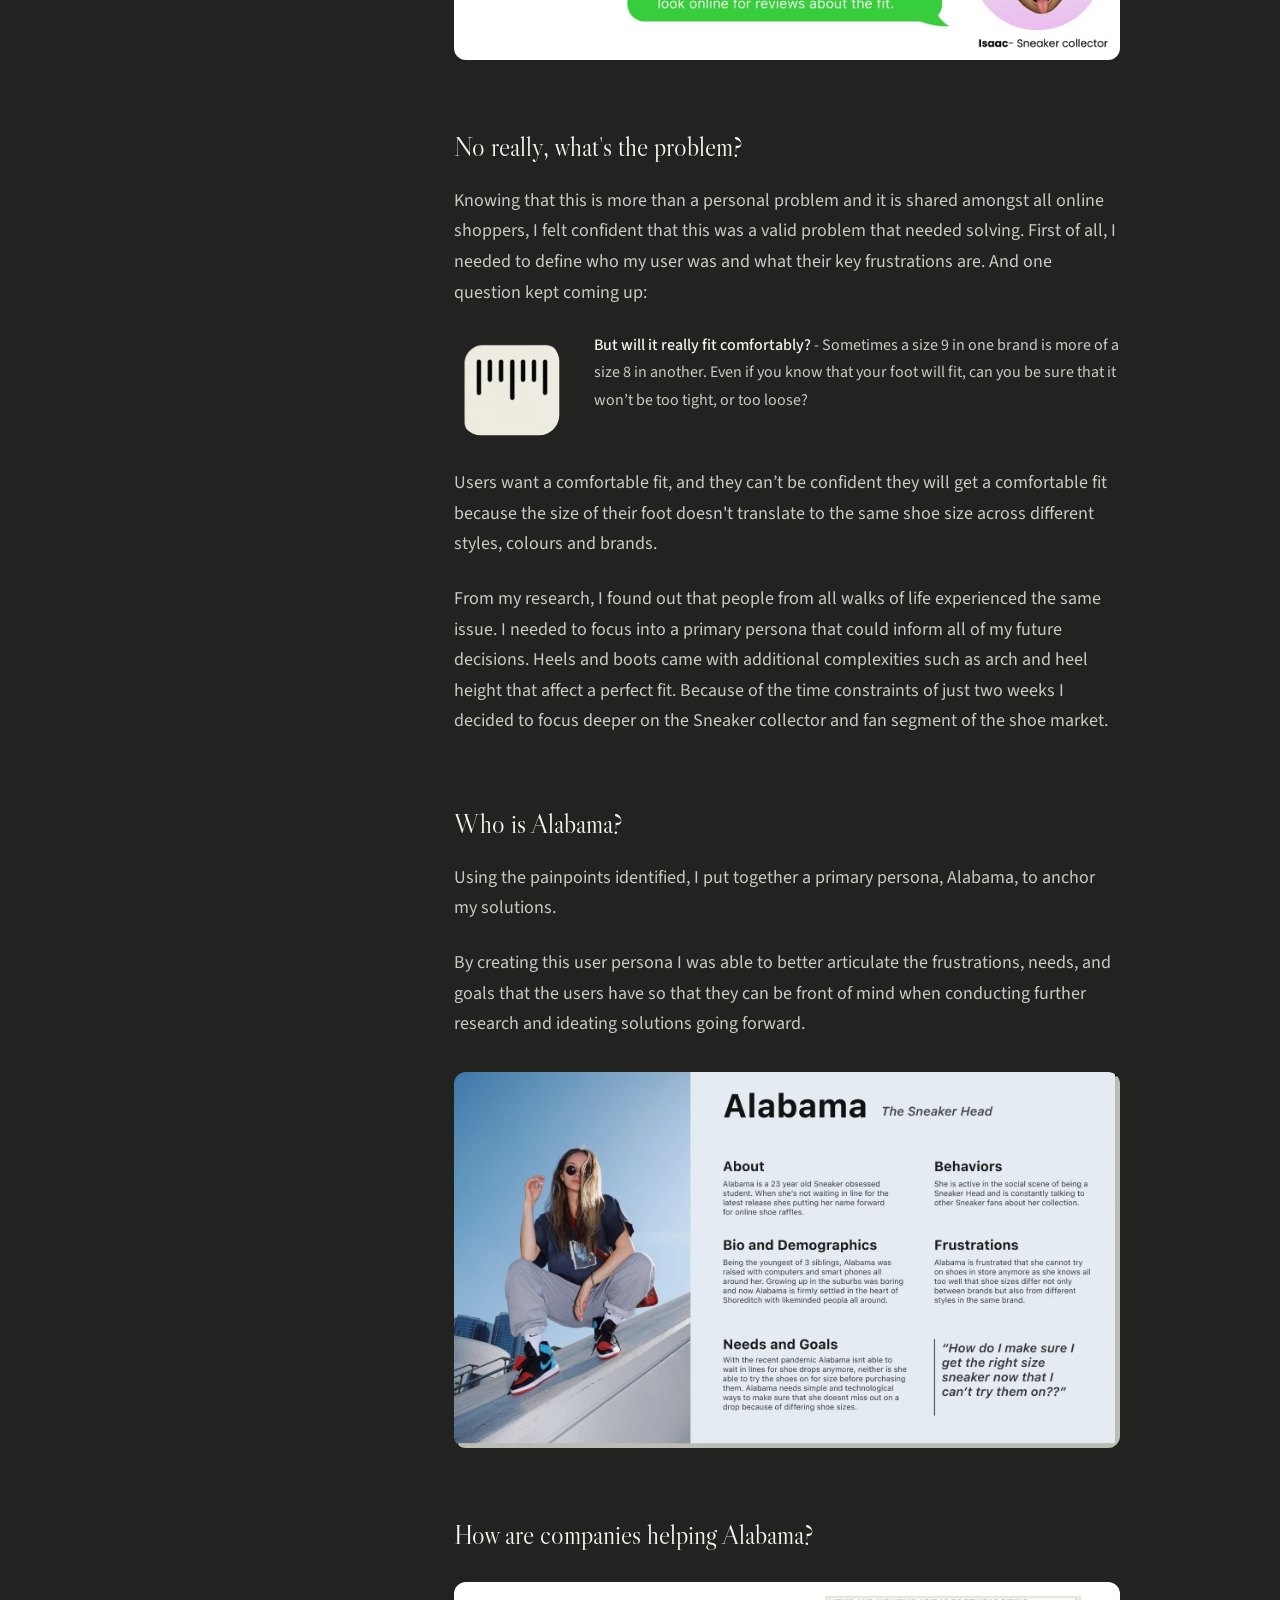
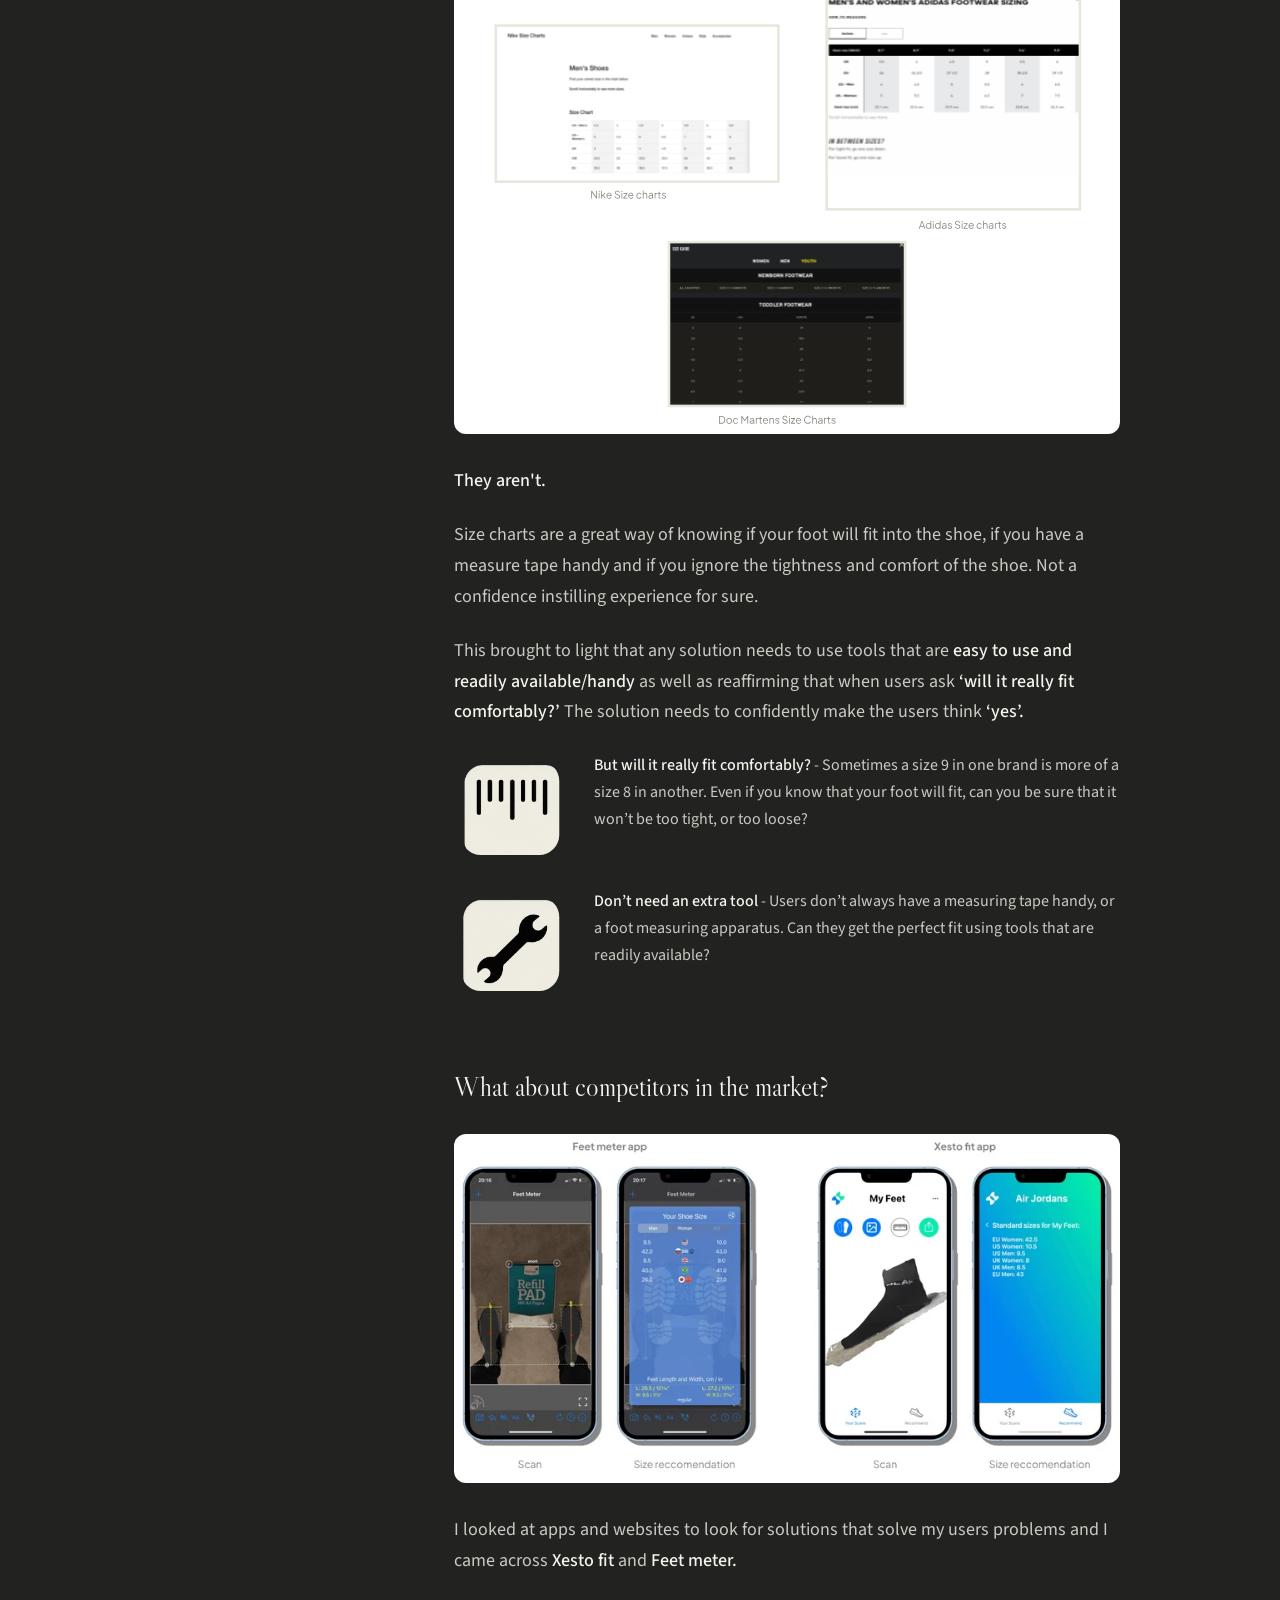
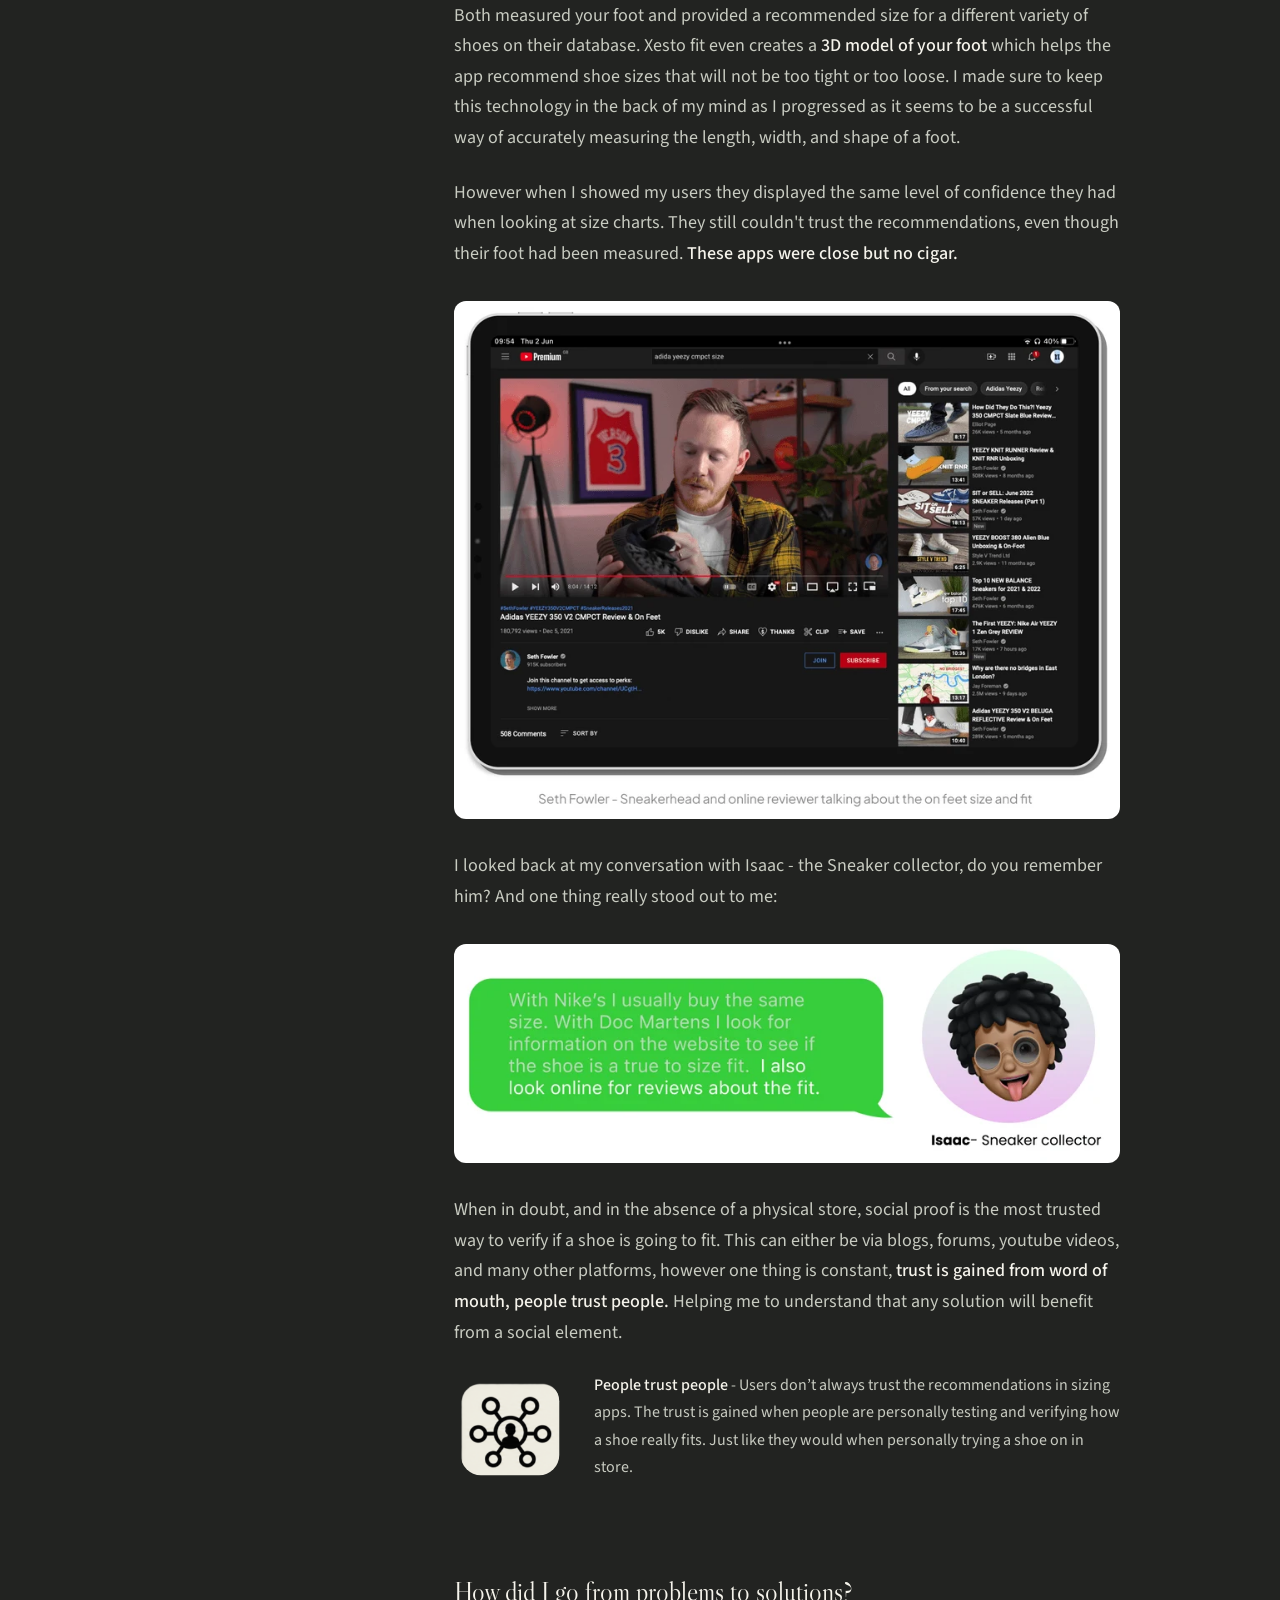
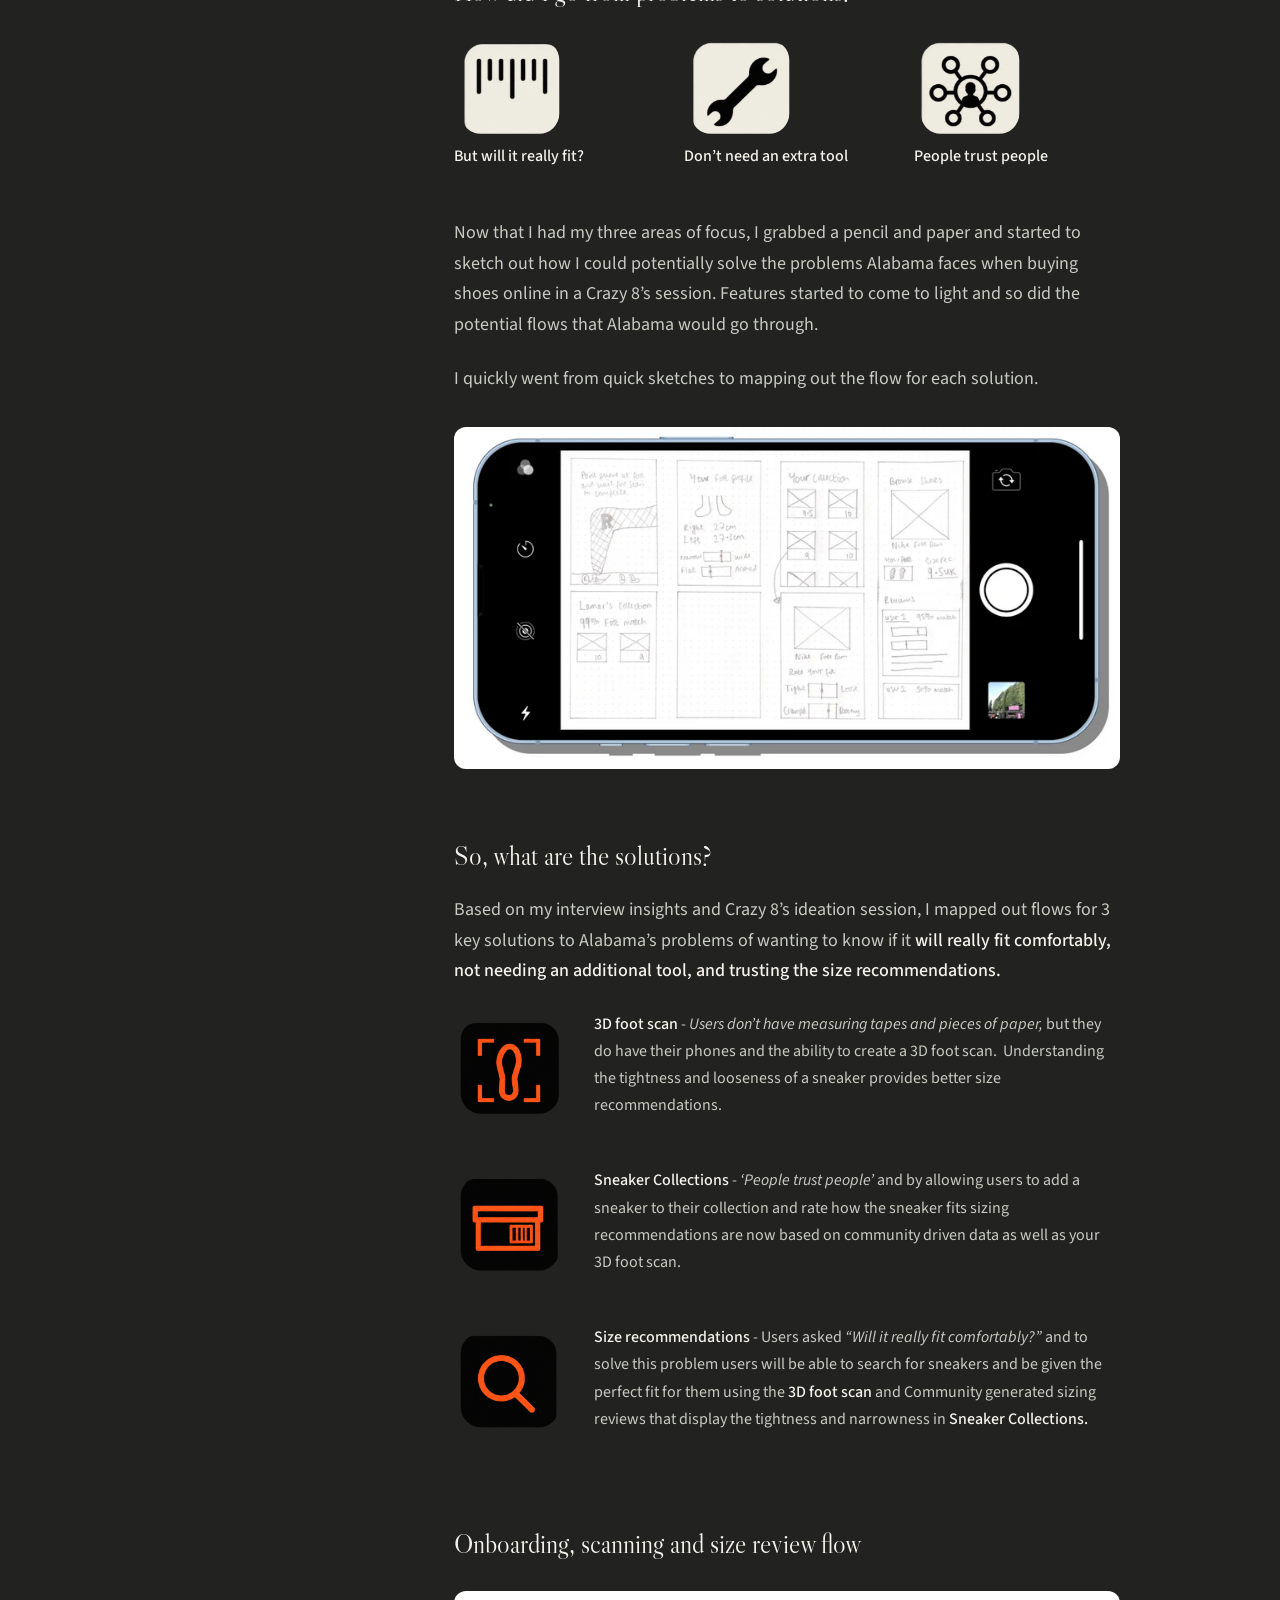
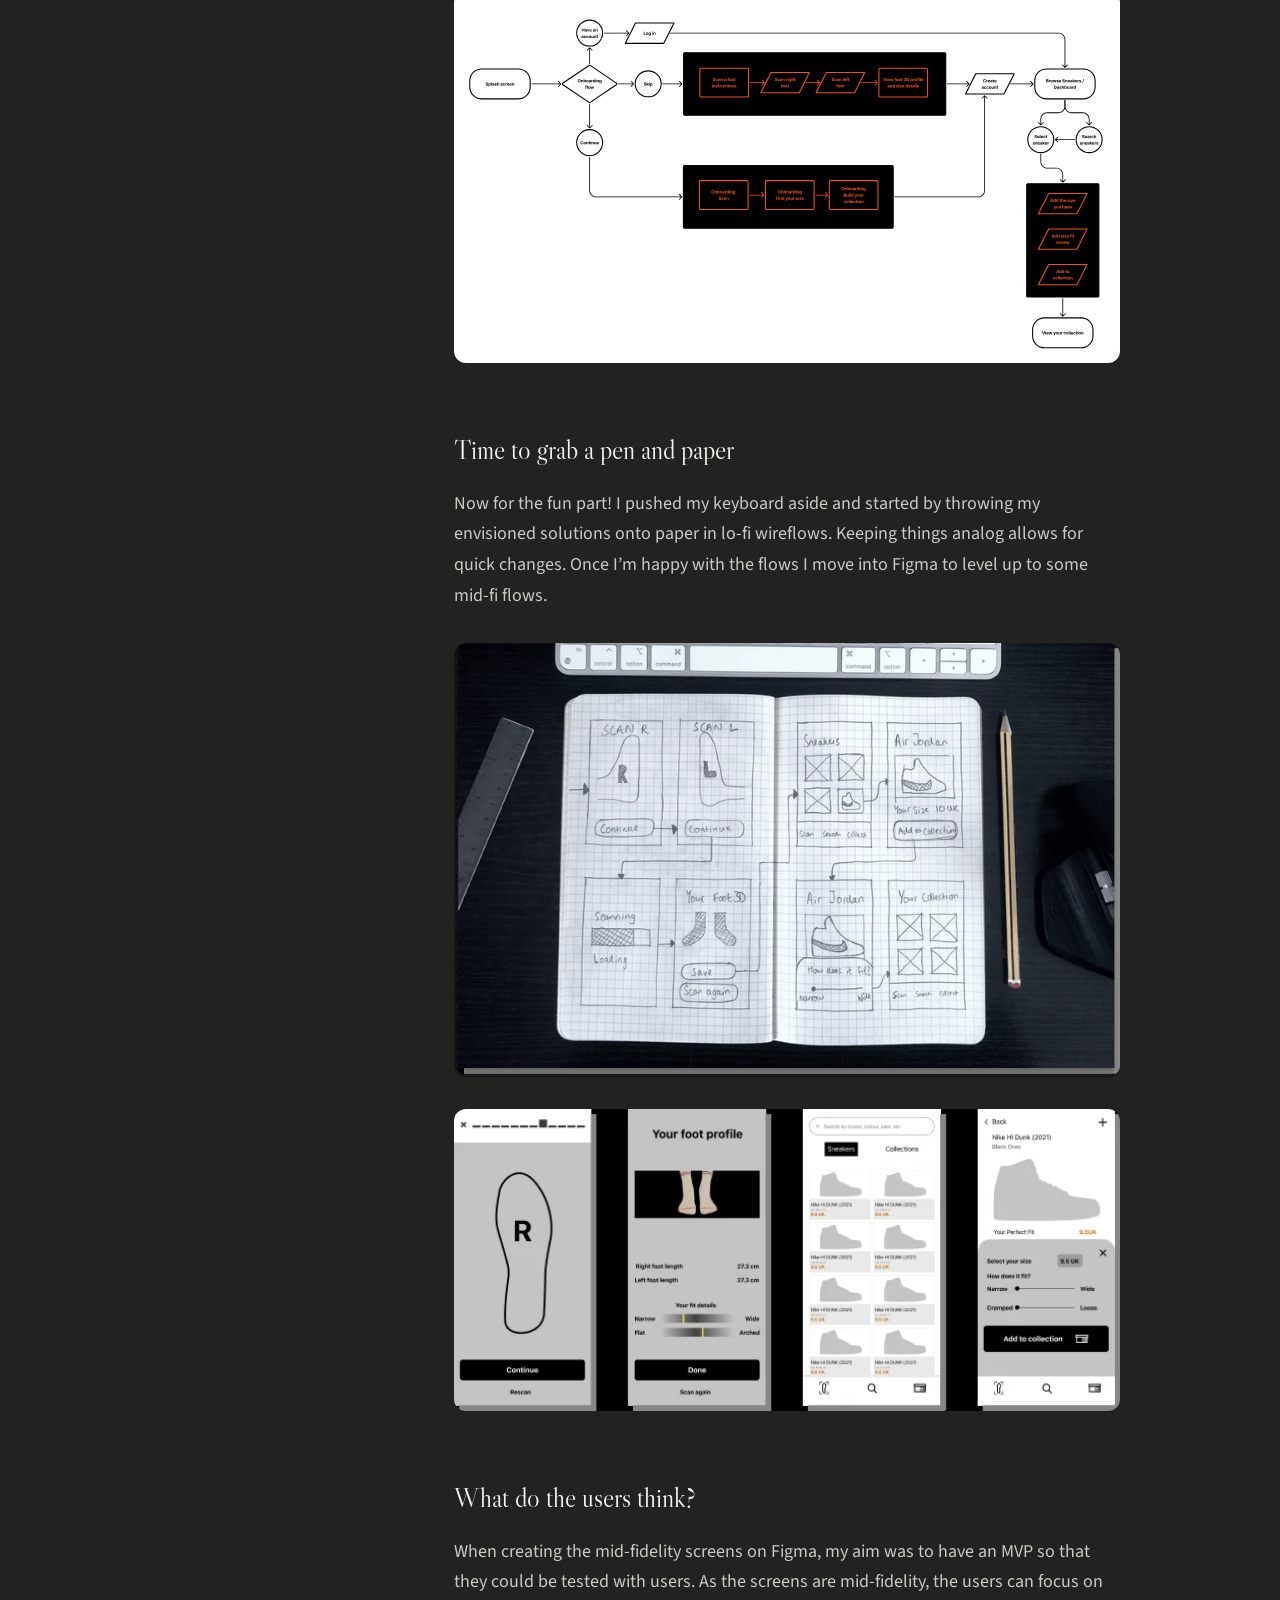
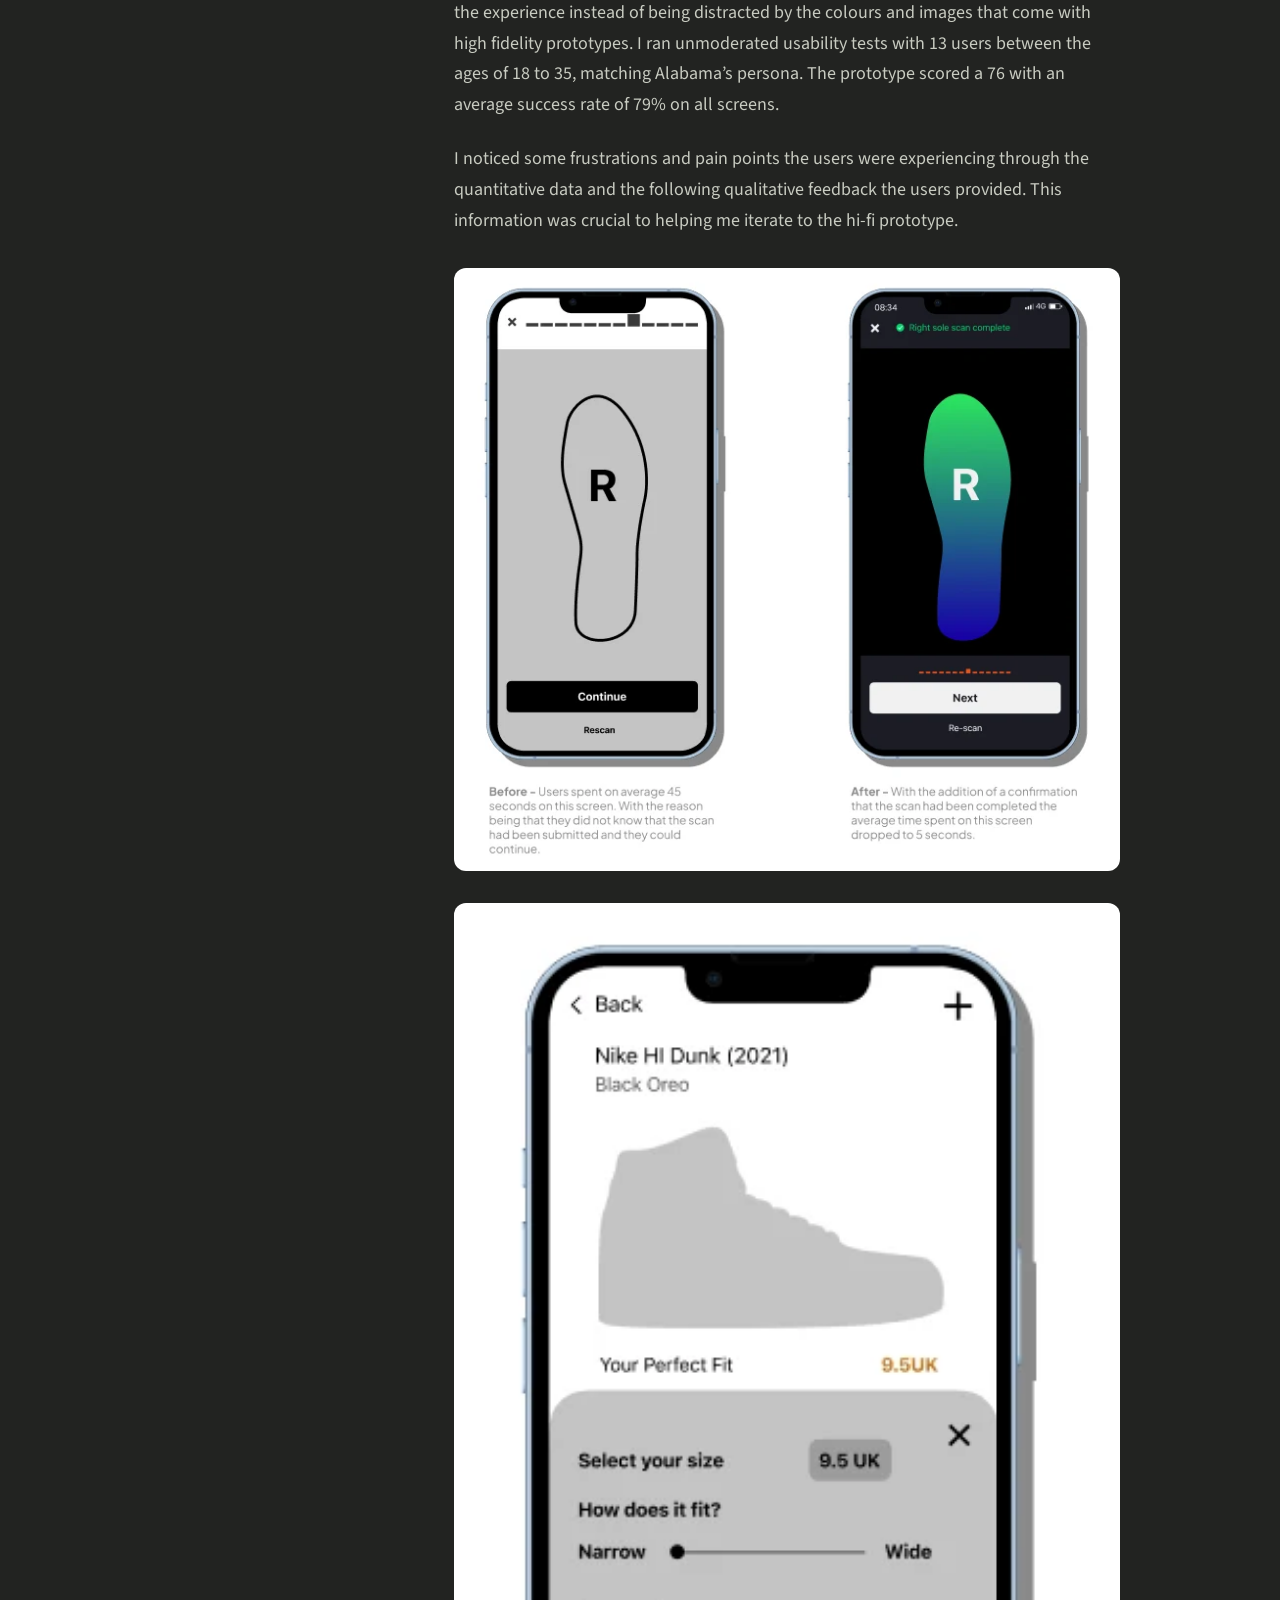
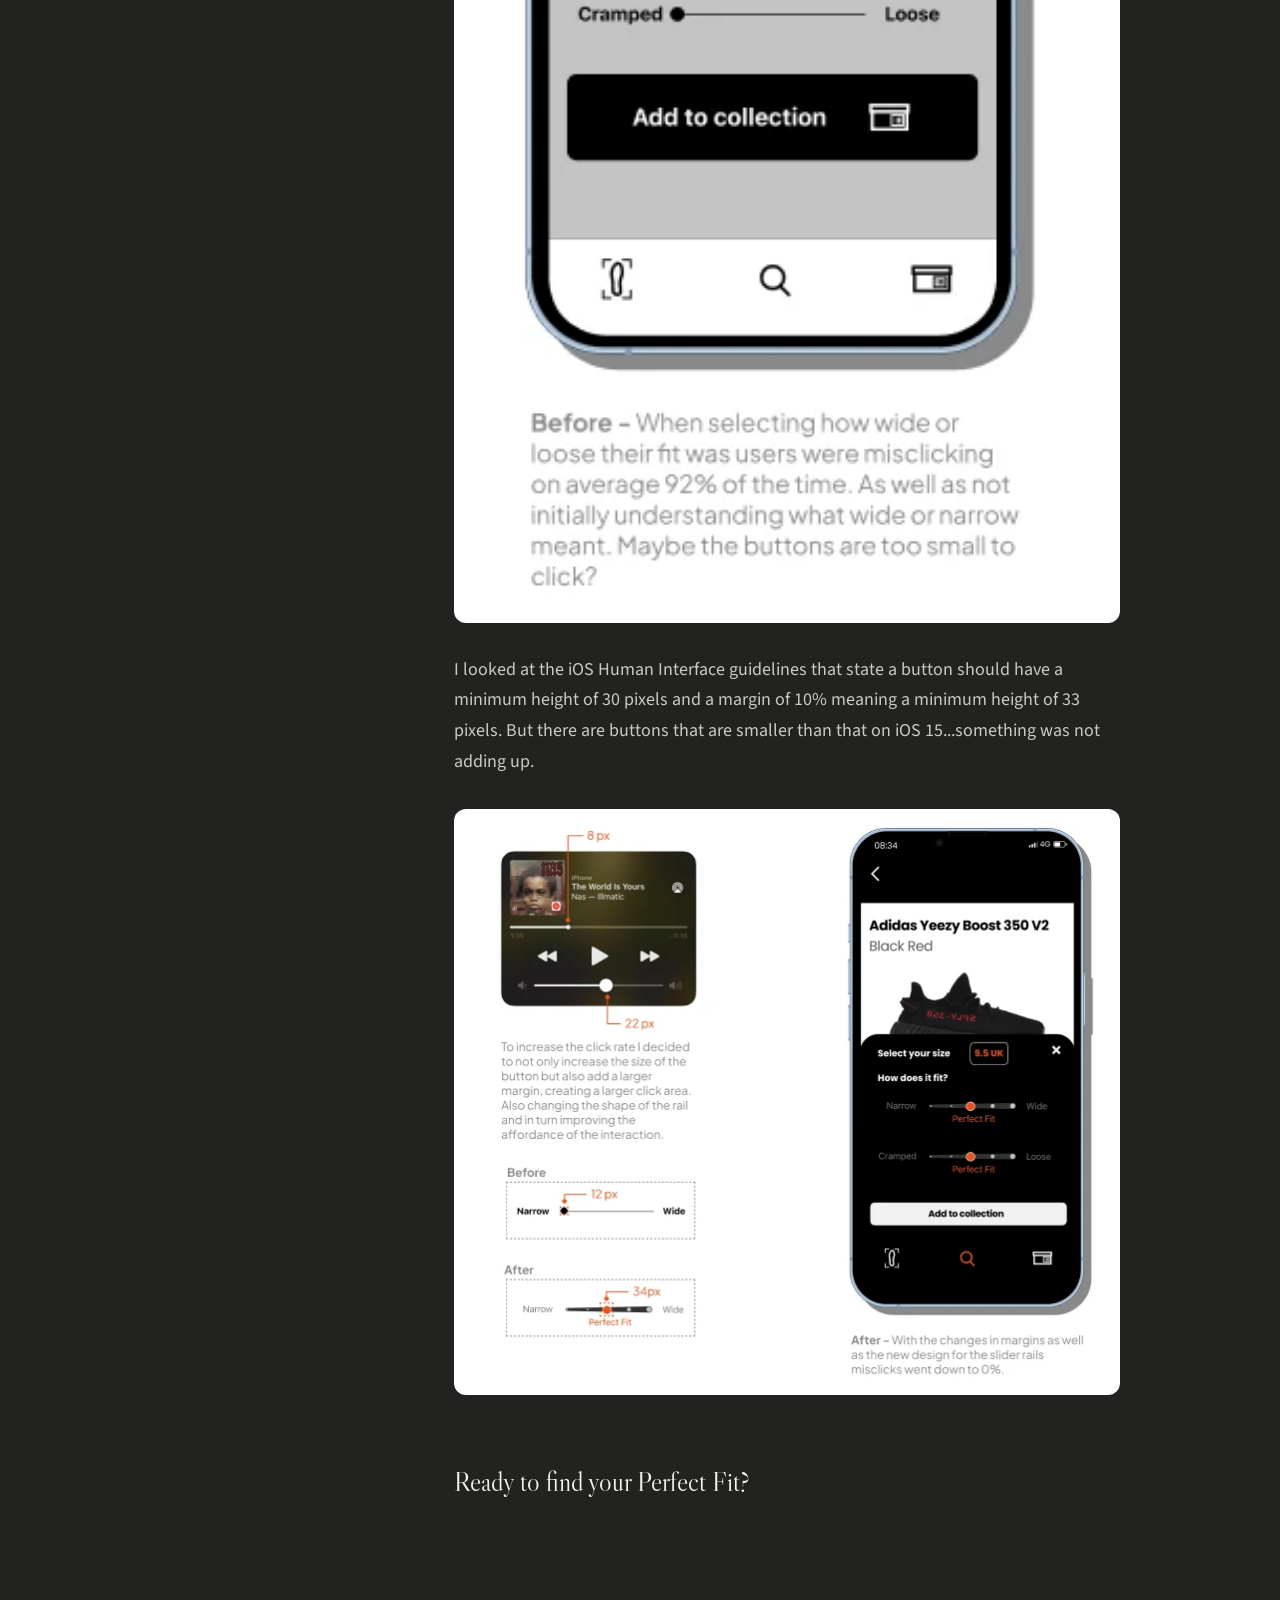
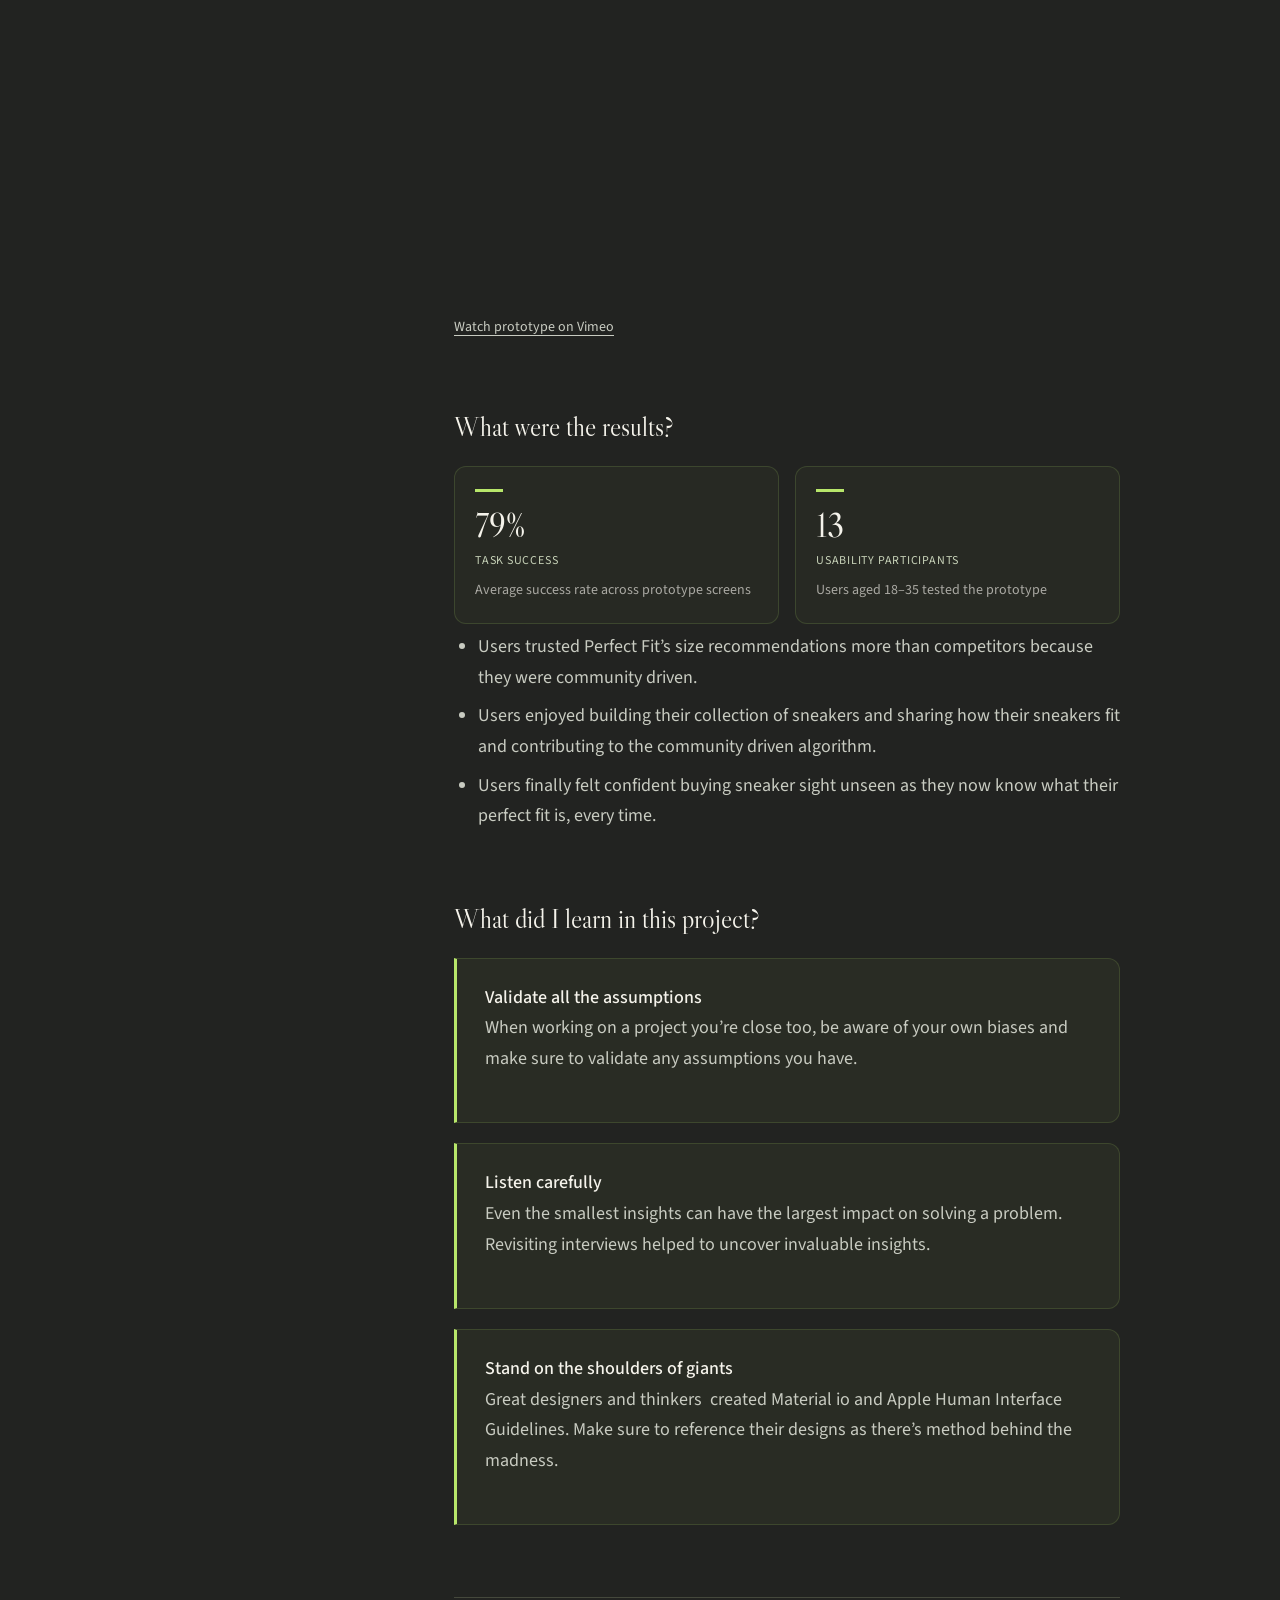
<file: perfect-fit.html>
<!doctype html>
<html lang="en"><head><meta charset="utf-8"><meta name="viewport" content="width=device-width,initial-scale=1">
<title>Perfect Fit — Sneaker measuring app | Neeraj Pattni</title>
<meta name="description" content="Solo concept project
Designing a sneaker measuring app that provides shoppers with their perfect size recommendation, every time.">
<link rel="preconnect" href="https://fonts.googleapis.com"><link rel="preconnect" href="https://fonts.gstatic.com" crossorigin>
<link href="https://fonts.googleapis.com/css2?family=Libre+Caslon+Display&family=Source+Sans+3:wght@400;500;600;700&display=swap" rel="stylesheet">
<link rel="stylesheet" href="case-study.css"><script defer src="case-study.js"></script></head>
<body><a class="skip-link" href="#case-content">Skip to case study</a>
<header class="site-header"><a href="index.html">Neeraj Pattni</a><a href="index.html#work">My work</a><span>Growth Designer</span></header>
<div class="case-layout"><aside class="contents"><p class="eyebrow">In this case study</p><nav aria-label="Case study sections"><a href="#impact">Impact</a><a href="#s-14b59a05-979a-42e5-b5bc-9b438f029e58">What if you always knew what size sneaker to buy, without trying it on? </a><a href="#s-4eafcaa7-7811-4cb4-a143-6043f6ea0091">What&#x27;s the problem?</a><a href="#s-aa560f49-044f-461a-bcc5-6ef78731fa6d">No really, what&#x27;s the problem?</a><a href="#s-7c8ff308-6e00-42db-af86-66aa86d15044">Who is Alabama?</a><a href="#s-2759b090-e1cc-4fac-ab84-b5444cfe7cf2">How are companies helping Alabama?</a><a href="#s-dc5450d9-17cf-4a6a-8236-6eba2a429444">What about competitors in the market?</a><a href="#s-ef39b6f5-3b21-420c-a805-790f2ec33667">How did I go from problems to solutions?</a><a href="#s-c51e74e5-6ab6-4d1d-bbc8-80924555714e">So, what are the solutions?</a><a href="#s-e588ade1-a5b7-4df2-89b2-aacea8c653ca">Onboarding, scanning and size review flow</a><a href="#s-b82ffba2-e8e2-429c-a388-a0cf78528106">Time to grab a pen and paper</a><a href="#s-9c720c31-836d-45c6-a8f4-728baece8964">What do the users think?</a><a href="#s-2311dca5-52f2-4aef-b34e-661b87580ad6">Ready to find your Perfect Fit?</a><a href="#s-81e063e1-25e6-41db-8fdd-668843e0fffd">What were the results?</a><a href="#s-f88b933e-223a-407a-8624-9abace2b254d">What did I learn in this project?</a></nav><a class="all-work" href="index.html#work">Back to My Work</a></aside>
<main id="case-content"><figure class="case-hero-image"><button class="image-expand" type="button" aria-label="Enlarge Perfect Fit cover image"><img src="perfect-fit-hero.webp" alt="Perfect Fit — Sneaker measuring app cover" width="1917" height="730" fetchpriority="high" decoding="async"></button></figure><section class="hero"><p class="eyebrow">Case study · Sneaker measuring app</p><h1>Perfect Fit, Sneaker Measuring App</h1></section>
<section class="project-context" aria-label="Project overview">
<dl class="project-details">
<div><dt>Overview</dt><dd>Solo concept project<br>Designing a sneaker measuring app that provides shoppers with their perfect size recommendation, every time.</dd></div>
<div><dt>Role</dt><dd>UX/UI Designer</dd></div>
<div><dt>Team</dt><dd>Solo concept project</dd></div>
<div><dt>Timeframe</dt><dd>2 weeks</dd></div>
<div><dt>Context</dt><dd>A global pandemic has brought to light a problem that has existed since the inception of online shopping. How do shoppers select the right sized clothing items without trying them on? Sizes change depending on which brand you’re buying from, the different colours, and different styles, even the different materials used. Oh, and let’s not forget the limited supply releases, and sporadic lockdowns meaning you physically can’t try on your items.<br><br>Welcome to the niche yet problematic world of a Sneaker collector or fan.     </dd></div>
<div><dt>My contribution</dt><dd>Responsible for the full design process, user and industry research, ideation, wireframing, prototyping, user testing, and graphic design.</dd></div>
</dl></section>
<section class="impact-section" aria-labelledby="impact"><h2 class="eyebrow" id="impact">Impact</h2><dl class="impact-grid"><div class="impact-tile"><dd>79%</dd><dt>Task success</dt><p>Average success rate across prototype screens</p></div><div class="impact-tile"><dd>13</dd><dt>Usability participants</dt><p>Users aged 18–35 tested the prototype</p></div></dl></section>
<details class="mobile-contents"><summary>Explore this case study</summary><nav aria-label="Case study sections"><a href="#impact">Impact</a><a href="#s-14b59a05-979a-42e5-b5bc-9b438f029e58">What if you always knew what size sneaker to buy, without trying it on? </a><a href="#s-4eafcaa7-7811-4cb4-a143-6043f6ea0091">What&#x27;s the problem?</a><a href="#s-aa560f49-044f-461a-bcc5-6ef78731fa6d">No really, what&#x27;s the problem?</a><a href="#s-7c8ff308-6e00-42db-af86-66aa86d15044">Who is Alabama?</a><a href="#s-2759b090-e1cc-4fac-ab84-b5444cfe7cf2">How are companies helping Alabama?</a><a href="#s-dc5450d9-17cf-4a6a-8236-6eba2a429444">What about competitors in the market?</a><a href="#s-ef39b6f5-3b21-420c-a805-790f2ec33667">How did I go from problems to solutions?</a><a href="#s-c51e74e5-6ab6-4d1d-bbc8-80924555714e">So, what are the solutions?</a><a href="#s-e588ade1-a5b7-4df2-89b2-aacea8c653ca">Onboarding, scanning and size review flow</a><a href="#s-b82ffba2-e8e2-429c-a388-a0cf78528106">Time to grab a pen and paper</a><a href="#s-9c720c31-836d-45c6-a8f4-728baece8964">What do the users think?</a><a href="#s-2311dca5-52f2-4aef-b34e-661b87580ad6">Ready to find your Perfect Fit?</a><a href="#s-81e063e1-25e6-41db-8fdd-668843e0fffd">What were the results?</a><a href="#s-f88b933e-223a-407a-8624-9abace2b254d">What did I learn in this project?</a></nav></details>
<article class="case-body"><h2 class="story-heading" id="s-14b59a05-979a-42e5-b5bc-9b438f029e58"><strong>What if you always knew what size sneaker to buy, without trying it on? </strong></h2><figure><button class="image-expand" type="button" aria-label="Enlarge image: Perfect Fit Thumb 2"><img src="552b3d41-ddea-46f0-9ffb-f3a1e8d826af.webp" alt="Perfect Fit Thumb 2" width="776" height="485" loading="lazy" decoding="async"></button></figure><h2 id="s-4eafcaa7-7811-4cb4-a143-6043f6ea0091">What&#x27;s the problem?</h2><p>Sneaker collectors and fans are often under time limits when purchasing limited number releases of sneakers. With online raffles shoppers don’t have the liberty of being able to try on the shoe. They need to make a decision now and whilst online. <strong>The pressure is real.</strong></p><div class="column_list"><div class="column"><p>I’ve personally experienced this problem on multiple occasions when trying to buy sneakers online. You can&#x27;t try them on before you buy them because sometimes they&#x27;re only sold online.</p><p>This is just an assumption so far. Do other sneaker collectors experience the same issues I have? What about normal people?</p></div><div class="column"><figure><button class="image-expand" type="button" aria-label="Enlarge image: Adidas confirmed"><img src="d26eb6b8-2db1-4c50-a190-eb291abb3850.webp" alt="Adidas confirmed" width="517" height="400" loading="lazy" decoding="async"></button></figure></div></div><figure><button class="image-expand" type="button" aria-label="Enlarge image: Perfect Fit: What&#x27;s the problem? — design example"><img src="df95d20b-9d5b-47e5-a05e-f56ae1ece061.webp" alt="Perfect Fit: What&#x27;s the problem? — design example" width="800" height="670" loading="lazy" decoding="async"></button></figure><h2 id="s-aa560f49-044f-461a-bcc5-6ef78731fa6d">No really, what&#x27;s the problem?</h2><p>Knowing that this is more than a personal problem and it is shared amongst all online shoppers, I felt confident that this was a valid problem that needed solving. First of all, I needed to define who my user was and what their key frustrations are. And one question kept coming up:</p><div class="column_list"><div class="column"><figure class="feature-icon perfect-fit-icon"><span role="img" aria-label="Measurement" style="background-position:0% center"></span></figure></div><div class="column"><p><strong>But will it really fit comfortably?</strong> - Sometimes a size 9 in one brand is more of a size 8 in another. Even if you know that your foot will fit, can you be sure that it won’t be too tight, or too loose?</p></div></div><p>Users want a comfortable fit, and they can’t be confident they will get a comfortable fit because the size of their foot doesn&#x27;t translate to the same shoe size across different styles, colours and brands.</p><p>From my research, I found out that people from all walks of life experienced the same issue. I needed to focus into a primary persona that could inform all of my future decisions. Heels and boots came with additional complexities such as arch and heel height that affect a perfect fit. Because of the time constraints of just two weeks I decided to focus deeper on the Sneaker collector and fan segment of the shoe market.</p><h2 id="s-7c8ff308-6e00-42db-af86-66aa86d15044"><strong>Who is Alabama?</strong></h2><p>Using the painpoints identified, I put together a primary persona, Alabama, to anchor my solutions.</p><p>By creating this user persona I was able to better articulate the frustrations, needs, and goals that the users have so that they can be front of mind when conducting further research and ideating solutions going forward.</p><figure><button class="image-expand" type="button" aria-label="Enlarge image: Primary Persona 2"><img src="f83cfede-f0fc-4b62-8b7c-2f2848c15f5d.webp" alt="Primary Persona 2" width="778" height="440" loading="lazy" decoding="async"></button></figure><h2 id="s-2759b090-e1cc-4fac-ab84-b5444cfe7cf2"><strong>How are companies helping Alabama?</strong></h2><figure><button class="image-expand" type="button" aria-label="Enlarge image: Perfect Fit: How are companies helping Alabama? — design example"><img src="2f49e6b9-96e1-48a7-b7fa-d46f4fb3dbb6.svg" alt="Perfect Fit: How are companies helping Alabama? — design example" width="773" height="524" loading="lazy" decoding="async"></button></figure><p><strong>They aren&#x27;t.</strong></p><p>Size charts are a great way of knowing if your foot will fit into the shoe, if you have a measure tape handy and if you ignore the tightness and comfort of the shoe. Not a confidence instilling experience for sure. </p><p>This brought to light that any solution needs to use tools that are <strong>easy to use and readily available/handy </strong>as well as reaffirming that when users ask <strong>‘will it really fit comfortably?’</strong> The solution needs to confidently make the users think <strong>‘yes’.</strong></p><div class="column_list"><div class="column"><figure class="feature-icon perfect-fit-icon"><span role="img" aria-label="Measurement" style="background-position:0% center"></span></figure></div><div class="column"><p><strong>But will it really fit comfortably?</strong> - Sometimes a size 9 in one brand is more of a size 8 in another. Even if you know that your foot will fit, can you be sure that it won’t be too tight, or too loose?</p></div></div><div class="column_list"><div class="column"><figure class="feature-icon perfect-fit-icon"><span role="img" aria-label="Tools" style="background-position:20% center"></span></figure></div><div class="column"><p><strong>Don’t need an extra tool</strong> - Users don’t always have a measuring tape handy, or a foot measuring apparatus. Can they get the perfect fit using tools that are readily available?</p></div></div><h2 id="s-dc5450d9-17cf-4a6a-8236-6eba2a429444"><strong>What about competitors in the market?</strong></h2><figure><button class="image-expand" type="button" aria-label="Enlarge image: Perfect Fit: What about competitors in the market? — design example"><img src="937eb647-a5ad-4861-a22b-d68933c1e5a4.webp" alt="Perfect Fit: What about competitors in the market? — design example" width="800" height="420" loading="lazy" decoding="async"></button></figure><p>I looked at apps and websites to look for solutions that solve my users problems and I came across <strong>Xesto fit </strong>and <strong>Feet meter.</strong></p><p>Both measured your foot and provided a recommended size for a different variety of shoes on their database. Xesto fit even creates a <strong>3D model of your foot </strong>which helps the app recommend shoe sizes that will not be too tight or too loose. I made sure to keep this technology in the back of my mind as I progressed as it seems to be a successful way of accurately measuring the length, width, and shape of a foot.</p><p>However when I showed my users they displayed the same level of confidence they had when looking at size charts. They still couldn&#x27;t trust the recommendations, even though their foot had been measured. <strong>These apps were close but no cigar.</strong></p><figure><button class="image-expand" type="button" aria-label="Enlarge image: Perfect Fit: What about competitors in the market? — design example"><img src="1ae05bdb-7de8-400f-9502-1e595ac3b473.webp" alt="Perfect Fit: What about competitors in the market? — design example" width="800" height="622" loading="lazy" decoding="async"></button></figure><p>I looked back at my conversation with Isaac - the Sneaker collector, do you remember him? And one thing really stood out to me:</p><figure><button class="image-expand" type="button" aria-label="Enlarge image: Perfect Fit: What about competitors in the market? — design example"><img src="d9af893d-7fb3-4b07-a894-bc245b87fd49.webp" alt="Perfect Fit: What about competitors in the market? — design example" width="800" height="263" loading="lazy" decoding="async"></button></figure><p>When in doubt, and in the absence of a physical store, social proof is the most trusted way to verify if a shoe is going to fit. This can either be via blogs, forums, youtube videos, and many other platforms, however one thing is constant, <strong>trust is gained from word of mouth, people trust people.</strong> Helping me to understand that any solution will benefit from a social element.</p><div class="column_list"><div class="column"><figure class="feature-icon perfect-fit-icon"><span role="img" aria-label="Community" style="background-position:40% center"></span></figure></div><div class="column"><p><strong>People trust people</strong> - Users don’t always trust the recommendations in sizing apps. The trust is gained when people are personally testing and verifying how a shoe really fits. Just like they would when personally trying a shoe on in store.</p></div></div><h2 id="s-ef39b6f5-3b21-420c-a805-790f2ec33667"><strong>How did I go from problems to solutions?</strong></h2><div class="column_list"><div class="column"><figure class="feature-icon perfect-fit-icon"><span role="img" aria-label="Measurement" style="background-position:0% center"></span></figure><p><strong>But will it really fit?</strong></p></div><div class="column"><figure class="feature-icon perfect-fit-icon"><span role="img" aria-label="Tools" style="background-position:20% center"></span></figure><p><strong>Don’t need an extra tool</strong></p></div><div class="column"><figure class="feature-icon perfect-fit-icon"><span role="img" aria-label="Community" style="background-position:40% center"></span></figure><p><strong>People trust people</strong></p></div></div><p>Now that I had my three areas of focus, I grabbed a pencil and paper and started to sketch out how I could potentially solve the problems Alabama faces when buying shoes online in a Crazy 8’s session. Features started to come to light and so did the potential flows that Alabama would go through. </p><p>I quickly went from quick sketches to mapping out the flow for each solution.</p><figure><button class="image-expand" type="button" aria-label="Enlarge image: Perfect Fit: How did I go from problems to solutions? — design example"><img src="24ff93a6-ab0c-486e-b2e0-11c3e5606b1e.webp" alt="Perfect Fit: How did I go from problems to solutions? — design example" width="800" height="411" loading="lazy" decoding="async"></button></figure><h2 id="s-c51e74e5-6ab6-4d1d-bbc8-80924555714e"><strong>So, what are the solutions?</strong></h2><p>Based on my interview insights and Crazy 8’s ideation session, I mapped out flows for 3 key solutions to Alabama’s problems of wanting to know if it <strong>will really fit comfortably, not needing an additional tool, and trusting the size recommendations.</strong></p><div class="column_list"><div class="column"><figure class="feature-icon perfect-fit-icon"><span role="img" aria-label="Foot scan" style="background-position:60% center"></span></figure></div><div class="column"><p><strong>3D foot scan </strong>- <em>Users don’t have measuring tapes and pieces of paper,</em> but they do have their phones and the ability to create a 3D foot scan.  Understanding the tightness and looseness of a sneaker provides better size recommendations.</p></div></div><div class="column_list"><div class="column"><figure class="feature-icon perfect-fit-icon"><span role="img" aria-label="Sneaker collection" style="background-position:80% center"></span></figure></div><div class="column"><p><strong>Sneaker Collections </strong>- <em>‘People trust people’</em> and by allowing users to add a sneaker to their collection and rate how the sneaker fits sizing recommendations are now based on community driven data as well as your 3D foot scan.</p></div></div><div class="column_list"><div class="column"><figure class="feature-icon perfect-fit-icon"><span role="img" aria-label="Size search" style="background-position:100% center"></span></figure></div><div class="column"><p><strong>Size recommendations </strong>- Users asked <em>“Will it really fit comfortably?”</em> and to solve this problem users will be able to search for sneakers and be given the perfect fit for them using the <strong>3D foot scan </strong>and Community generated sizing reviews that display the tightness and narrowness in <strong>Sneaker Collections.</strong></p></div></div><h2 id="s-e588ade1-a5b7-4df2-89b2-aacea8c653ca"><strong>Onboarding, scanning and size review flow</strong></h2><figure><button class="image-expand" type="button" aria-label="Enlarge image: Flow2"><img src="e6239d49-54b4-4fe8-9daa-9ba286463192.svg" alt="Flow2" width="2492" height="1393" loading="lazy" decoding="async"></button></figure><h2 id="s-b82ffba2-e8e2-429c-a388-a0cf78528106"><strong>Time to grab a pen and paper</strong></h2><p>Now for the fun part! I pushed my keyboard aside and started by throwing my envisioned solutions onto paper in lo-fi wireflows. Keeping things analog allows for quick changes. Once I’m happy with the flows I move into Figma to level up to some mid-fi flows.</p><figure><button class="image-expand" type="button" aria-label="Enlarge image: Perfect Fit: Time to grab a pen and paper — design example"><img src="575d2ddd-58d2-4f6b-b235-521ccc90a55f.webp" alt="Perfect Fit: Time to grab a pen and paper — design example" width="800" height="521" loading="lazy" decoding="async"></button></figure><figure><button class="image-expand" type="button" aria-label="Enlarge image: low fidelity sneakers"><img src="440faaef-3fe3-4436-a944-628b432638c5.webp" alt="low fidelity sneakers" width="655" height="297" loading="lazy" decoding="async"></button></figure><h2 id="s-9c720c31-836d-45c6-a8f4-728baece8964"><strong>What do the users think?</strong></h2><p>When creating the mid-fidelity screens on Figma, my aim was to have an MVP so that they could be tested with users. As the screens are mid-fidelity, the users can focus on the experience instead of being distracted by the colours and images that come with high fidelity prototypes. I ran unmoderated usability tests with 13 users between the ages of 18 to 35, matching Alabama’s persona. The prototype scored a 76 with an average success rate of 79% on all screens.</p><p>I noticed some frustrations and pain points the users were experiencing through the quantitative data and the following qualitative feedback the users provided. This information was crucial to helping me iterate to the hi-fi prototype.</p><figure><button class="image-expand" type="button" aria-label="Enlarge image: Perfect Fit: What do the users think? — design example"><img src="44dba58f-9c6d-404c-b410-fb04beb4ab2f.webp" alt="Perfect Fit: What do the users think? — design example" width="680" height="616" loading="lazy" decoding="async"></button></figure><figure><button class="image-expand" type="button" aria-label="Enlarge image: Perfect Fit: What do the users think? — design example"><img src="91570bdb-b037-4d04-9816-92e200514428.webp" alt="Perfect Fit: What do the users think? — design example" width="318" height="630" loading="lazy" decoding="async"></button></figure><p>I looked at the iOS Human Interface guidelines that state a button should have a minimum height of 30 pixels and a margin of 10% meaning a minimum height of 33 pixels. But there are buttons that are smaller than that on iOS 15...something was not adding up.</p><figure><button class="image-expand" type="button" aria-label="Enlarge image: Perfect Fit: What do the users think? — design example"><img src="99934875-e1c7-4766-86eb-a899b283afda.webp" alt="Perfect Fit: What do the users think? — design example" width="668" height="588" loading="lazy" decoding="async"></button></figure><h2 id="s-2311dca5-52f2-4aef-b34e-661b87580ad6"><strong>Ready to find your Perfect Fit?</strong></h2><div class="prototype"><iframe src="https://player.vimeo.com/video/896213762" title="Perfect Fit prototype demonstration" width="640" height="360" referrerpolicy="strict-origin-when-cross-origin" loading="eager" allow="autoplay; fullscreen; picture-in-picture; encrypted-media" allowfullscreen></iframe></div><p class="video-link"><a href="https://vimeo.com/896213762?share=copy" target="_blank" rel="noopener noreferrer">Watch prototype on Vimeo</a></p><h2 id="s-81e063e1-25e6-41db-8fdd-668843e0fffd"><strong>What were the results?</strong></h2><dl class="impact-grid"><div class="impact-tile"><dd>79%</dd><dt>Task success</dt><p>Average success rate across prototype screens</p></div><div class="impact-tile"><dd>13</dd><dt>Usability participants</dt><p>Users aged 18–35 tested the prototype</p></div></dl><ul><li>Users trusted Perfect Fit’s size recommendations more than competitors because they were community driven.</li><li>Users enjoyed building their collection of sneakers and sharing how their sneakers fit and contributing to the community driven algorithm.</li><li>Users finally felt confident buying sneaker sight unseen as they now know what their perfect fit is, every time.</li></ul><h2 id="s-f88b933e-223a-407a-8624-9abace2b254d"><strong>What did I learn in this project?</strong></h2><div class="insight"><strong>Validate all the assumptions</strong><p>When working on a project you’re close too, be aware of your own biases and make sure to validate any assumptions you have.</p></div><div class="insight"><strong>Listen carefully</strong><p>Even the smallest insights can have the largest impact on solving a problem. Revisiting interviews helped to uncover invaluable insights.</p></div><div class="insight"><strong>Stand on the shoulders of giants</strong><p>Great designers and thinkers  created Material io and Apple Human Interface Guidelines. Make sure to reference their designs as there’s method behind the madness.</p></div></article>
<nav class="case-next" aria-label="More projects"><a href="index.html#work">Back to My Work</a><a href="drivescore.html"><span class="eyebrow">Next case study</span><strong>DriveScore</strong><span>Marketplace &amp; car insurance</span></a></nav>
</main></div>
<footer class="site-footer"><div class="footer-left"><span>London, Hybrid</span><button class="season" type="button" aria-label="Switch to autumn leaves" aria-pressed="false" title="A change of season"><span class="season-icon" aria-hidden="true"></span></button></div><a class="contact" href="https://www.linkedin.com/in/neeraj-pattni" target="_blank" rel="noopener noreferrer">Let’s talk</a></footer>
<dialog class="image-dialog" aria-label="Expanded case study image"><button class="image-close" type="button" aria-label="Close expanded image">Close</button><img alt=""></dialog></body></html>
</file>
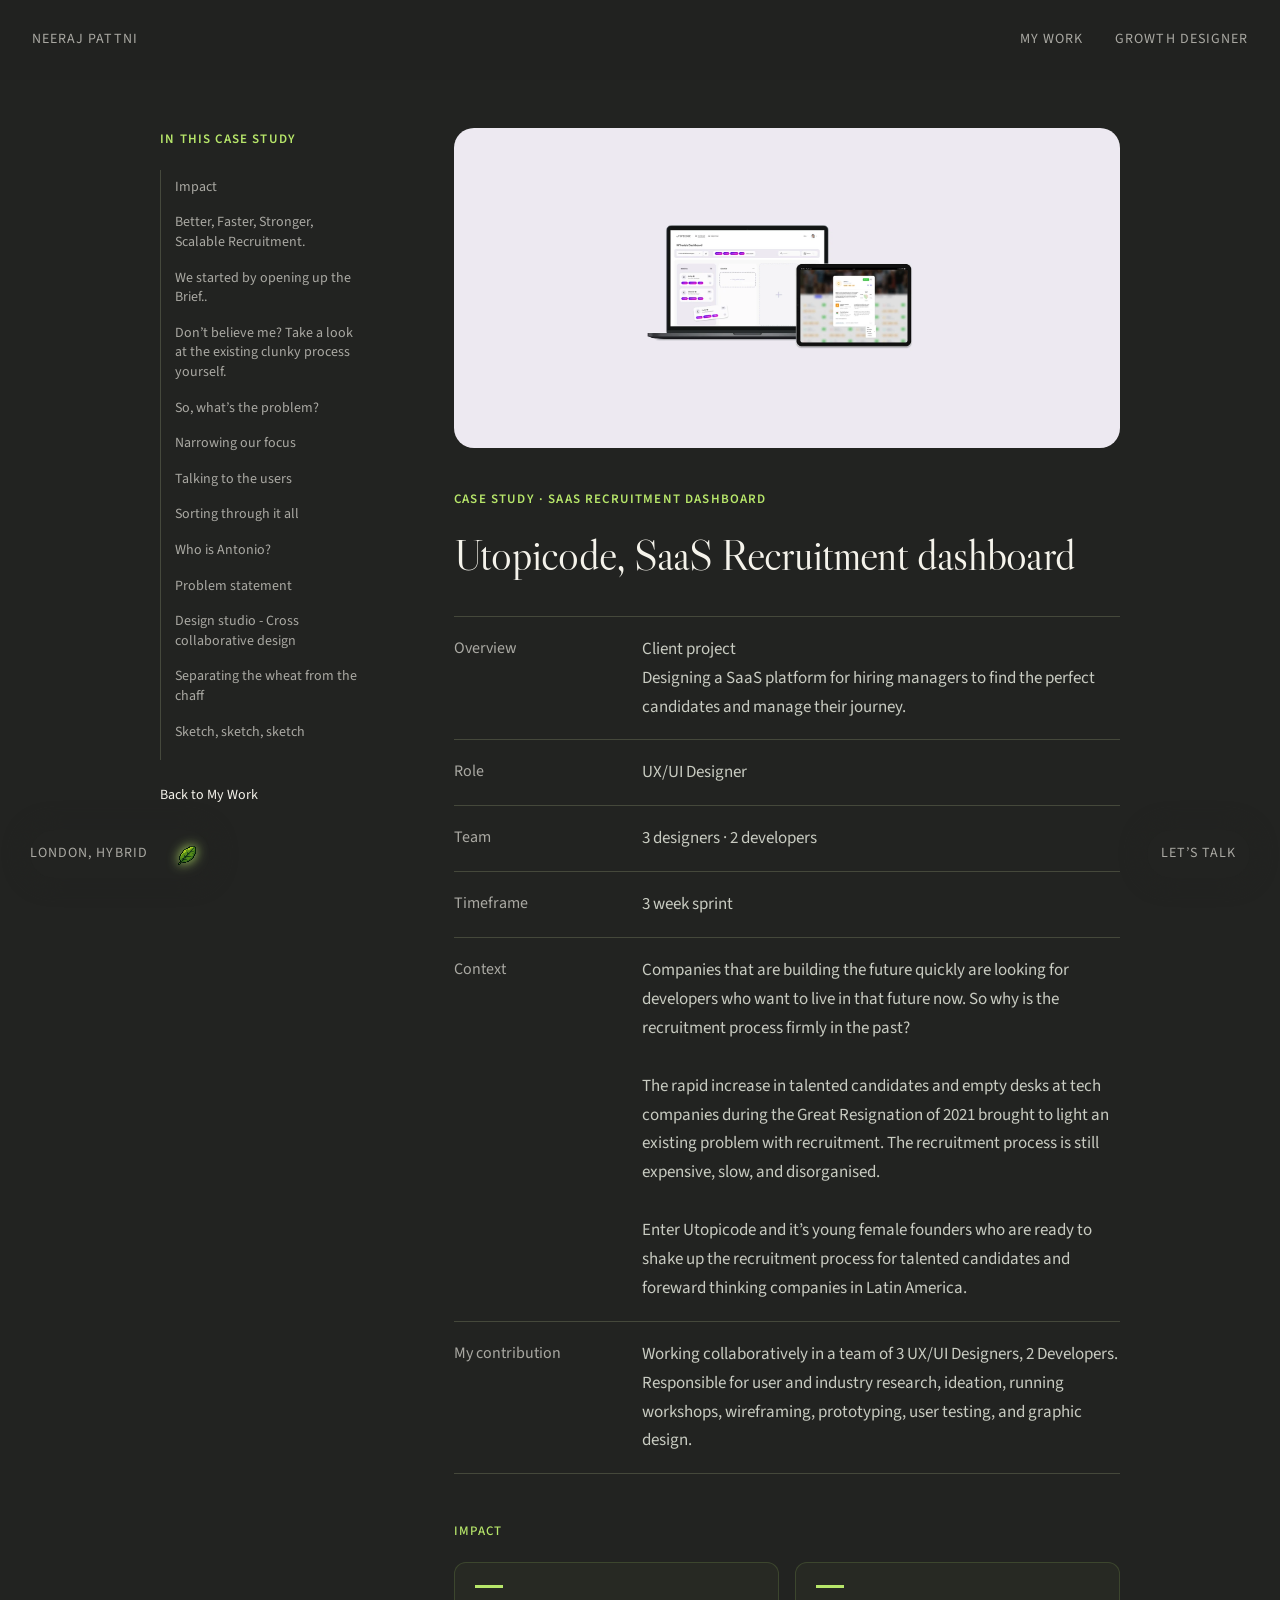
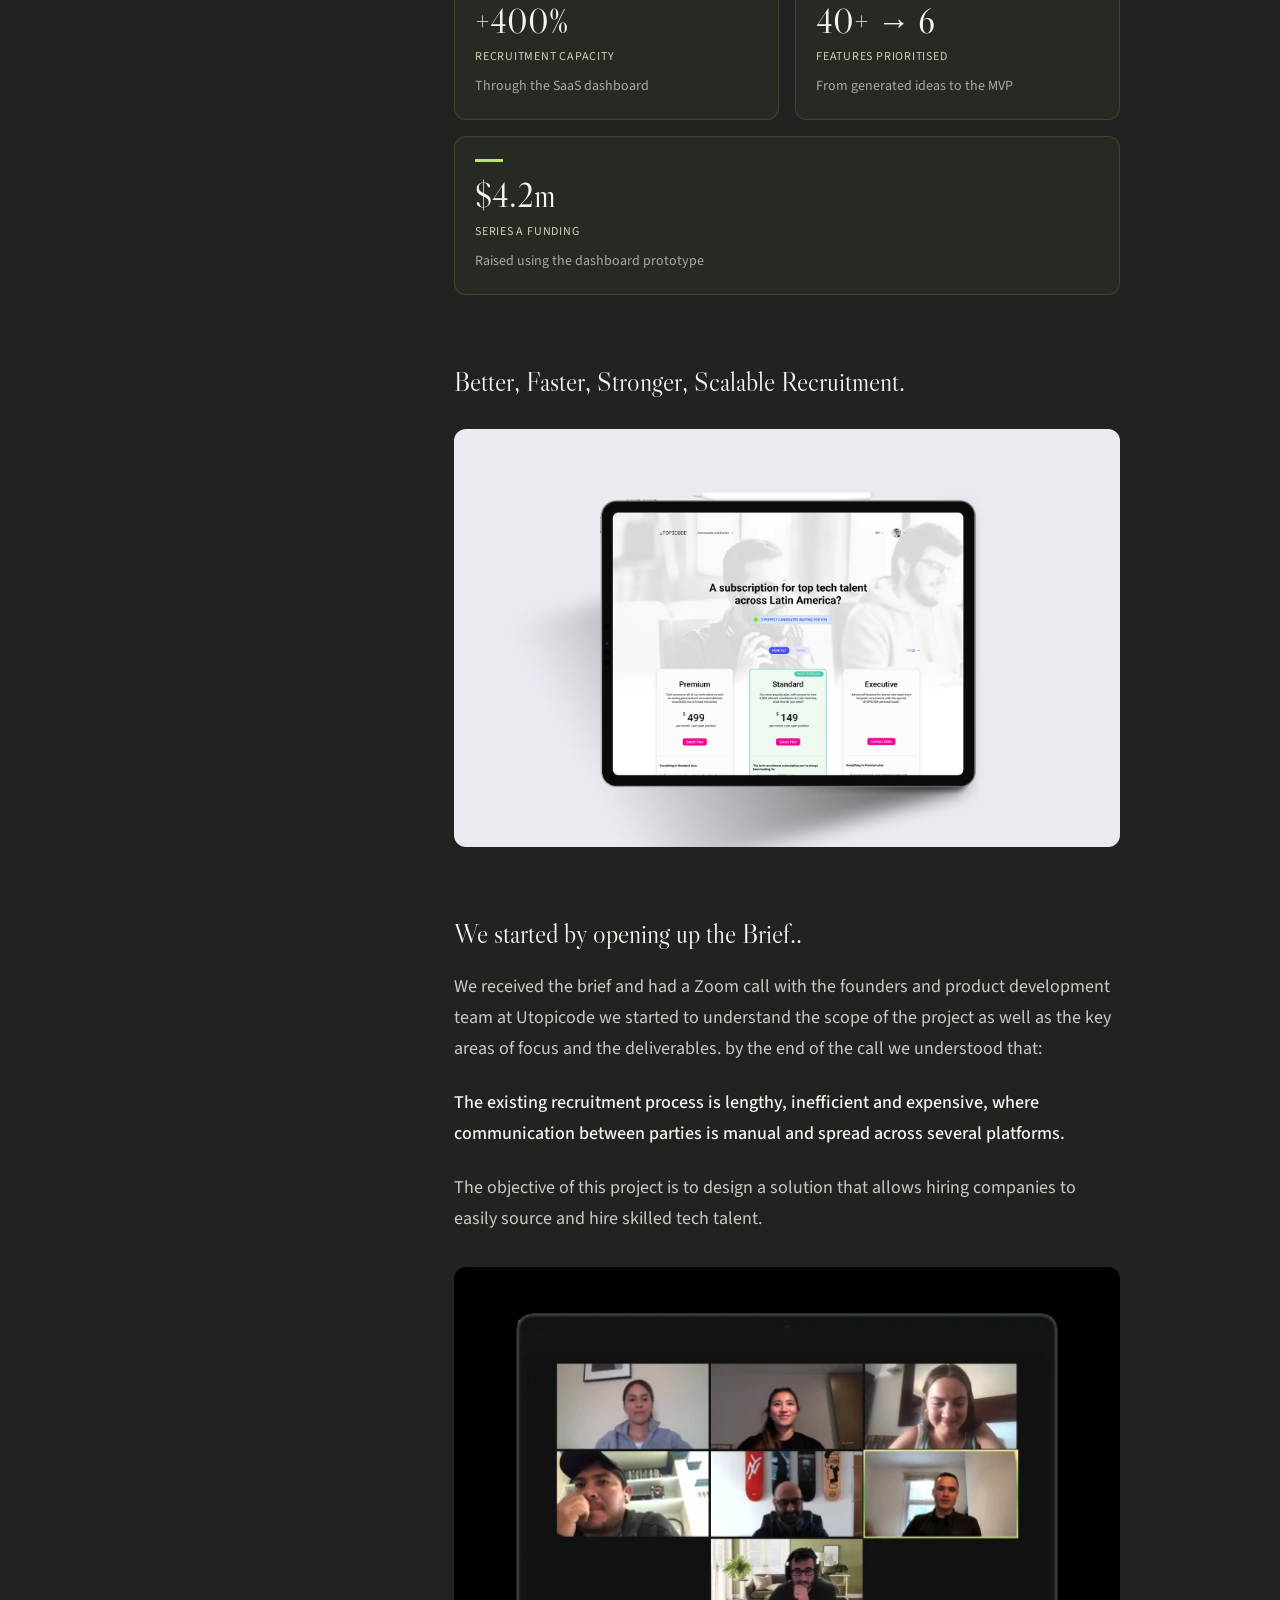
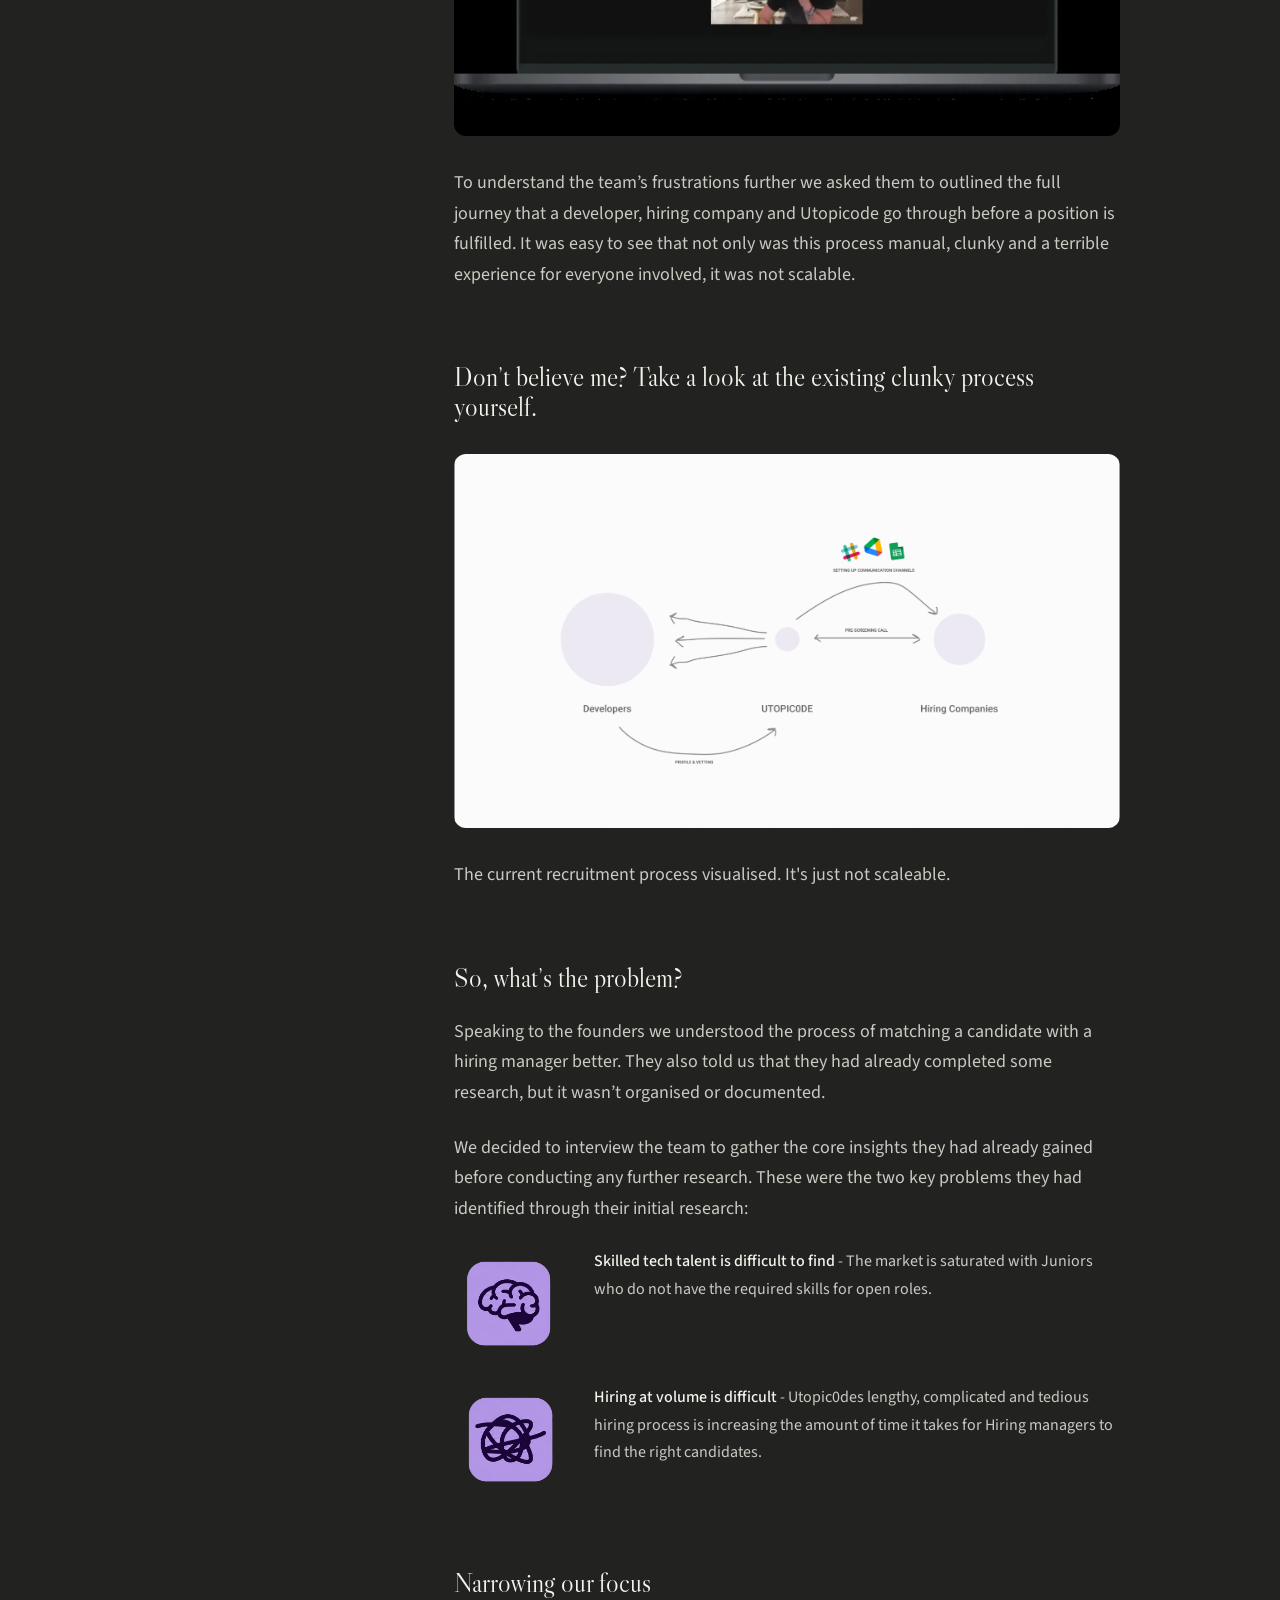
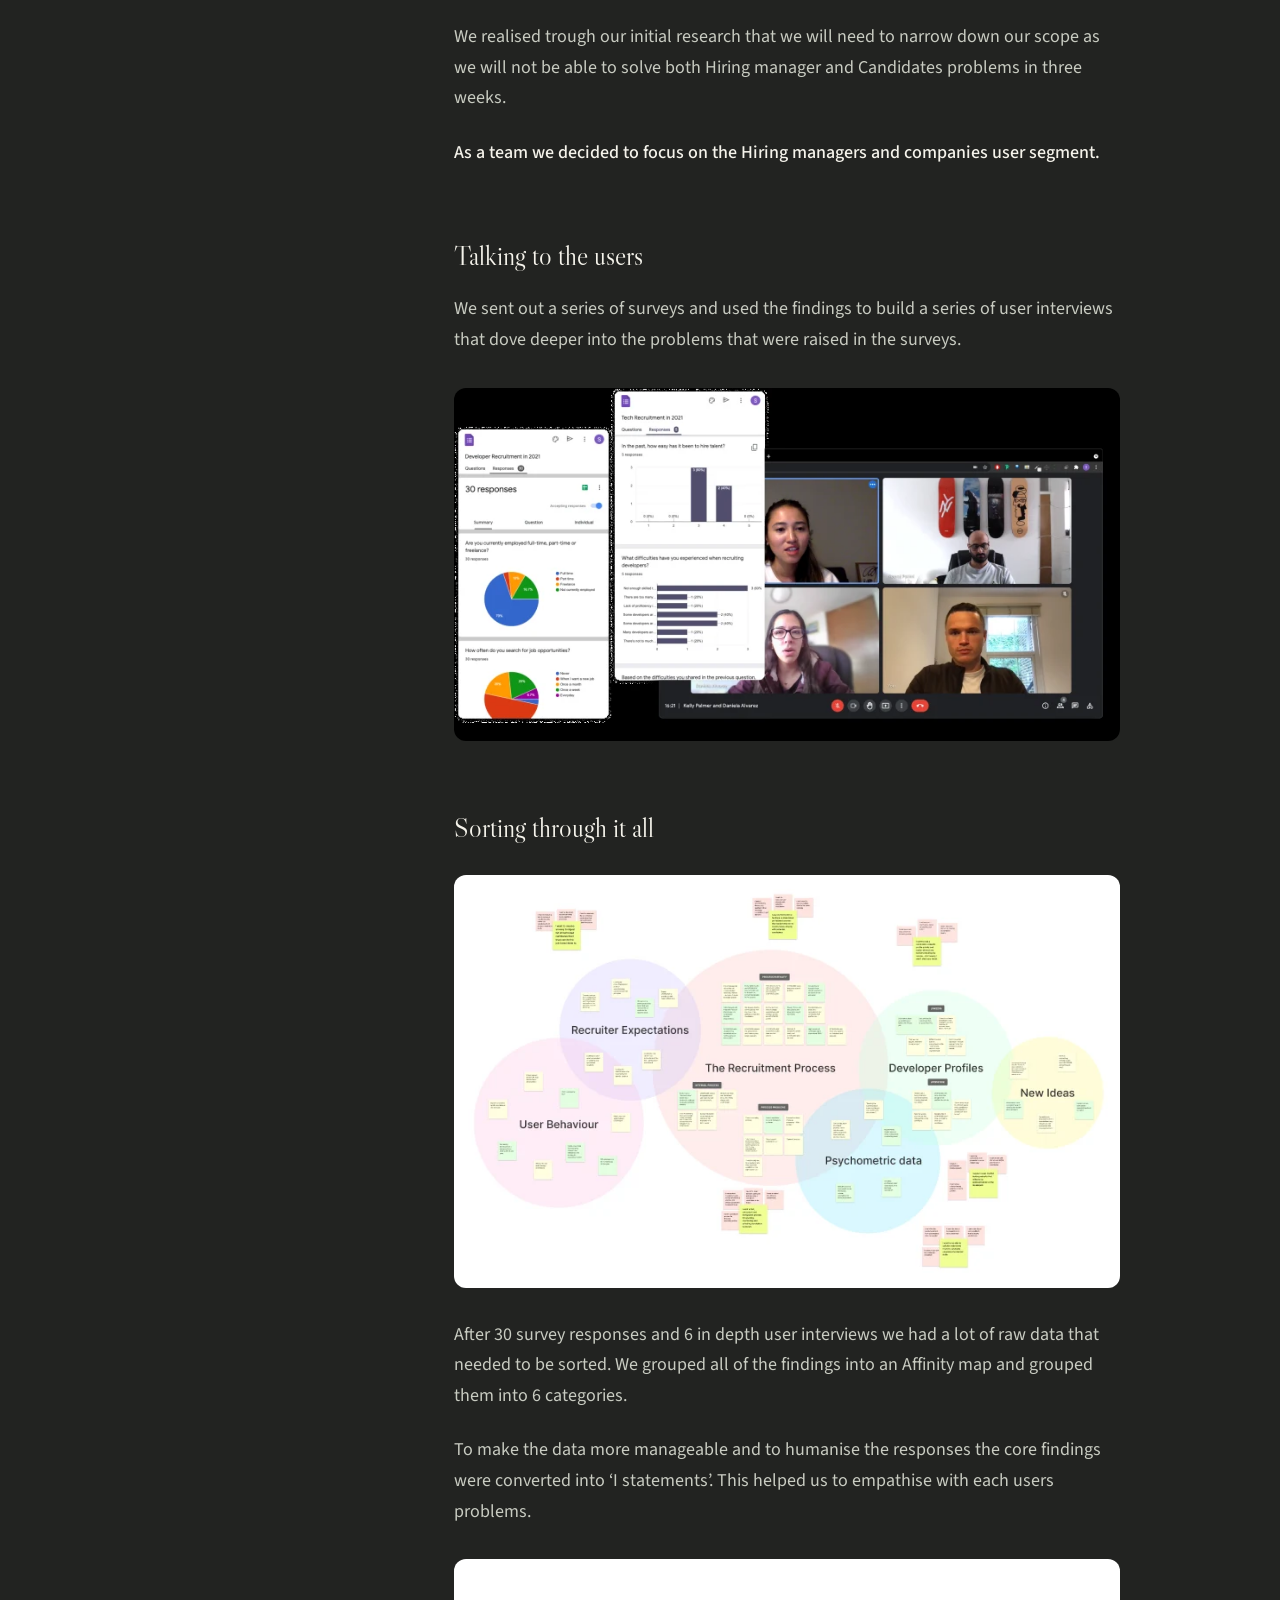
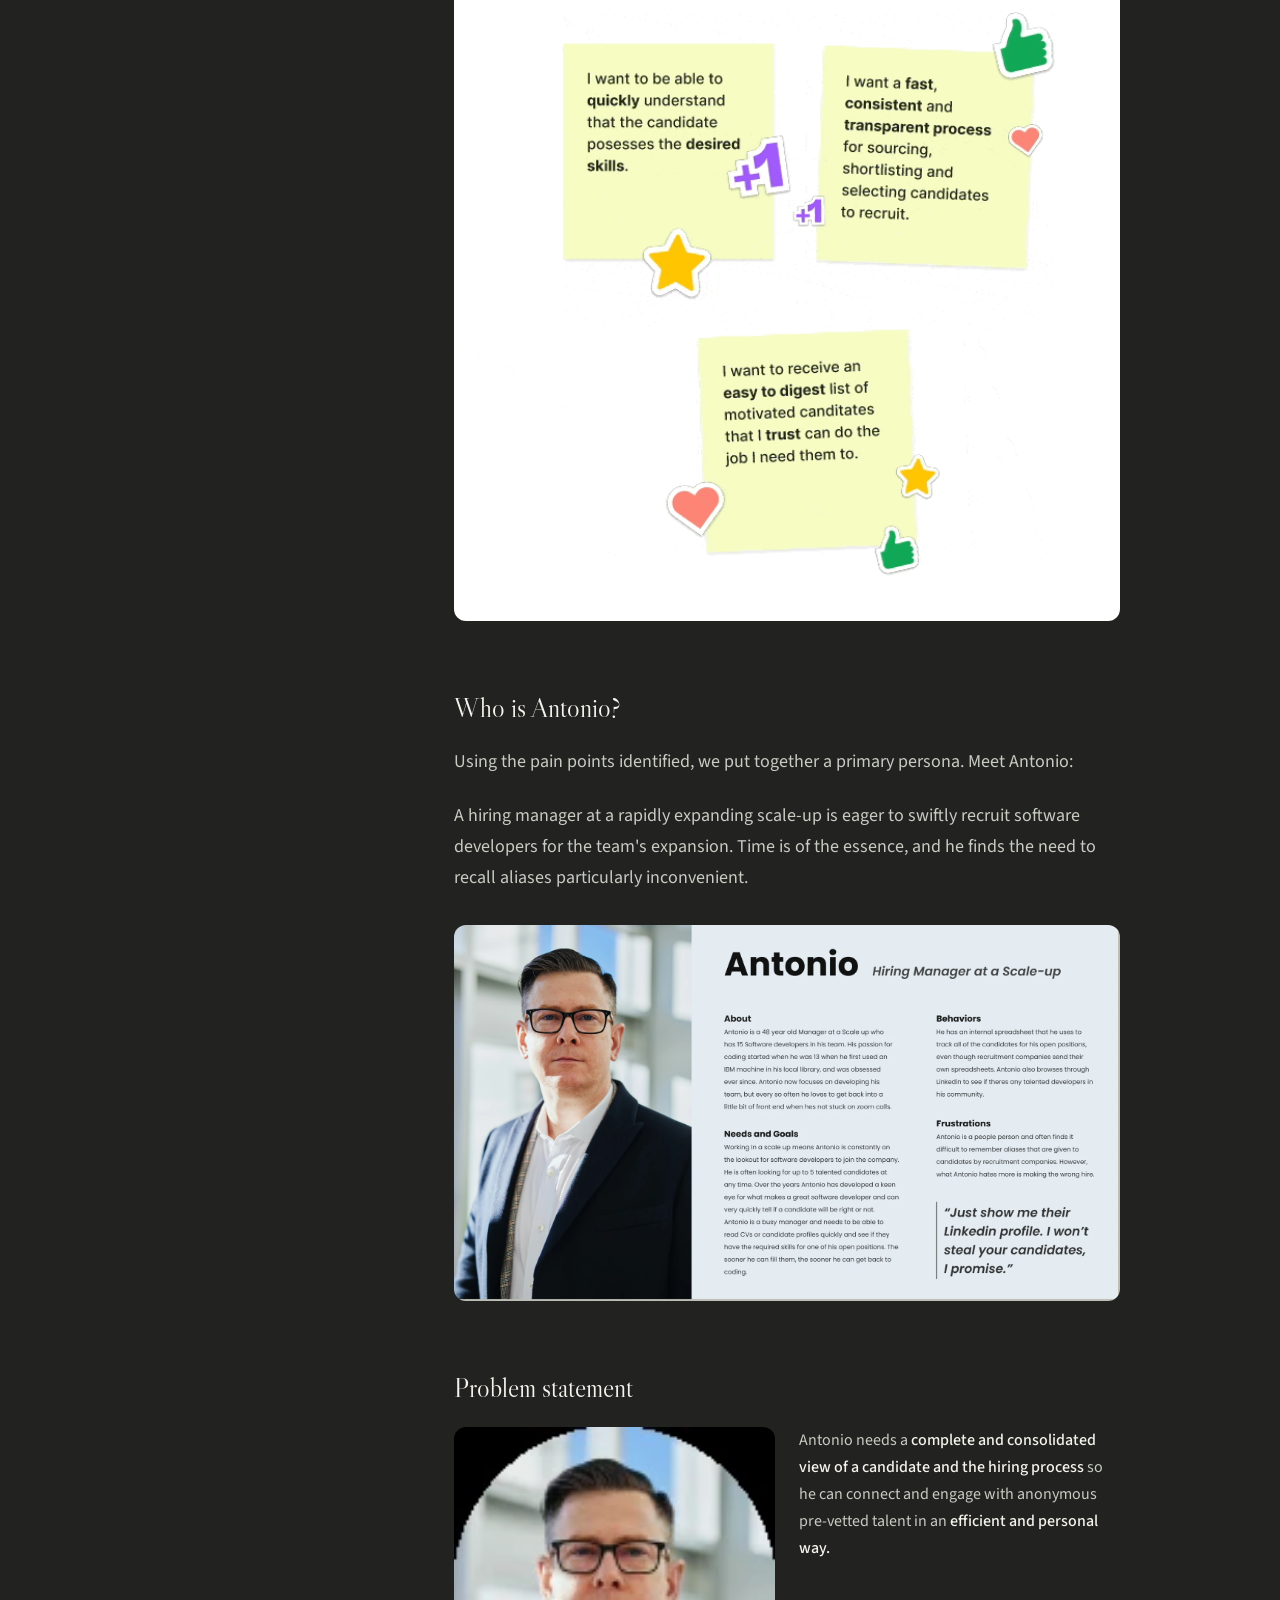
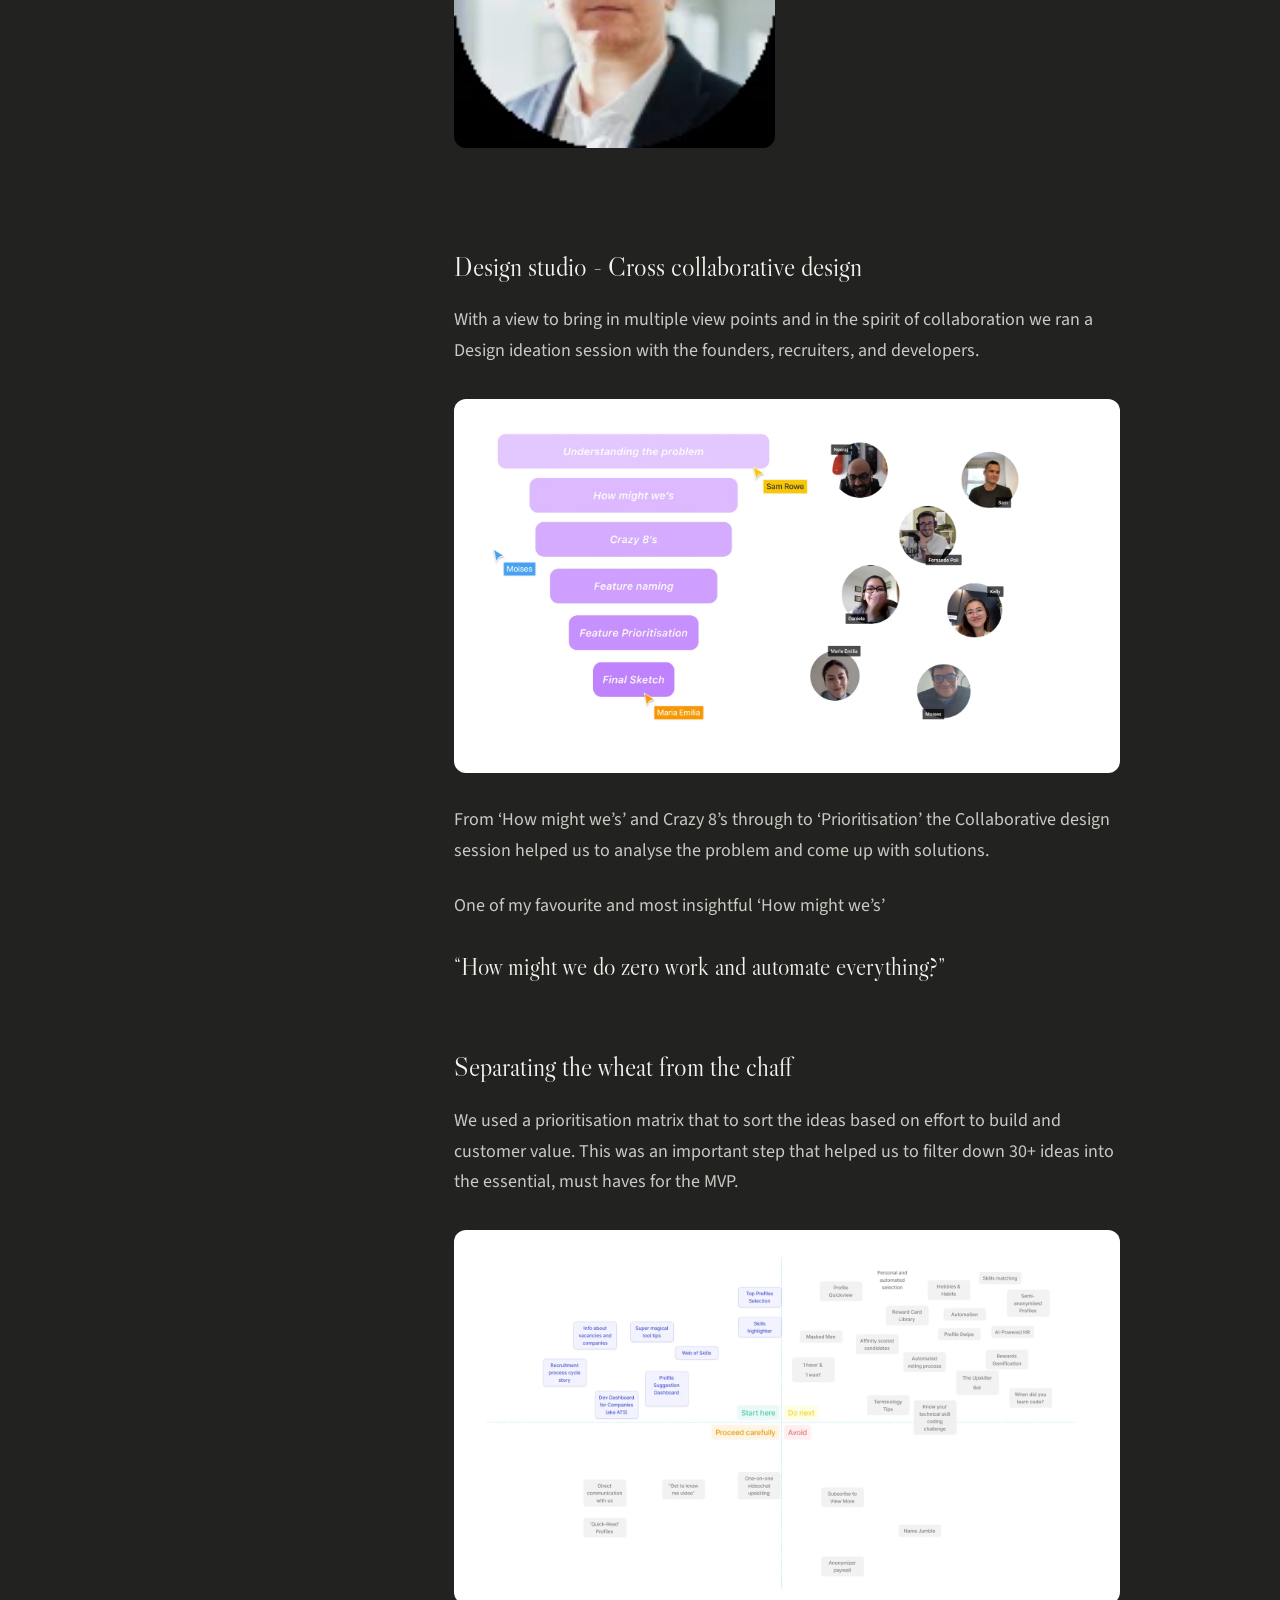
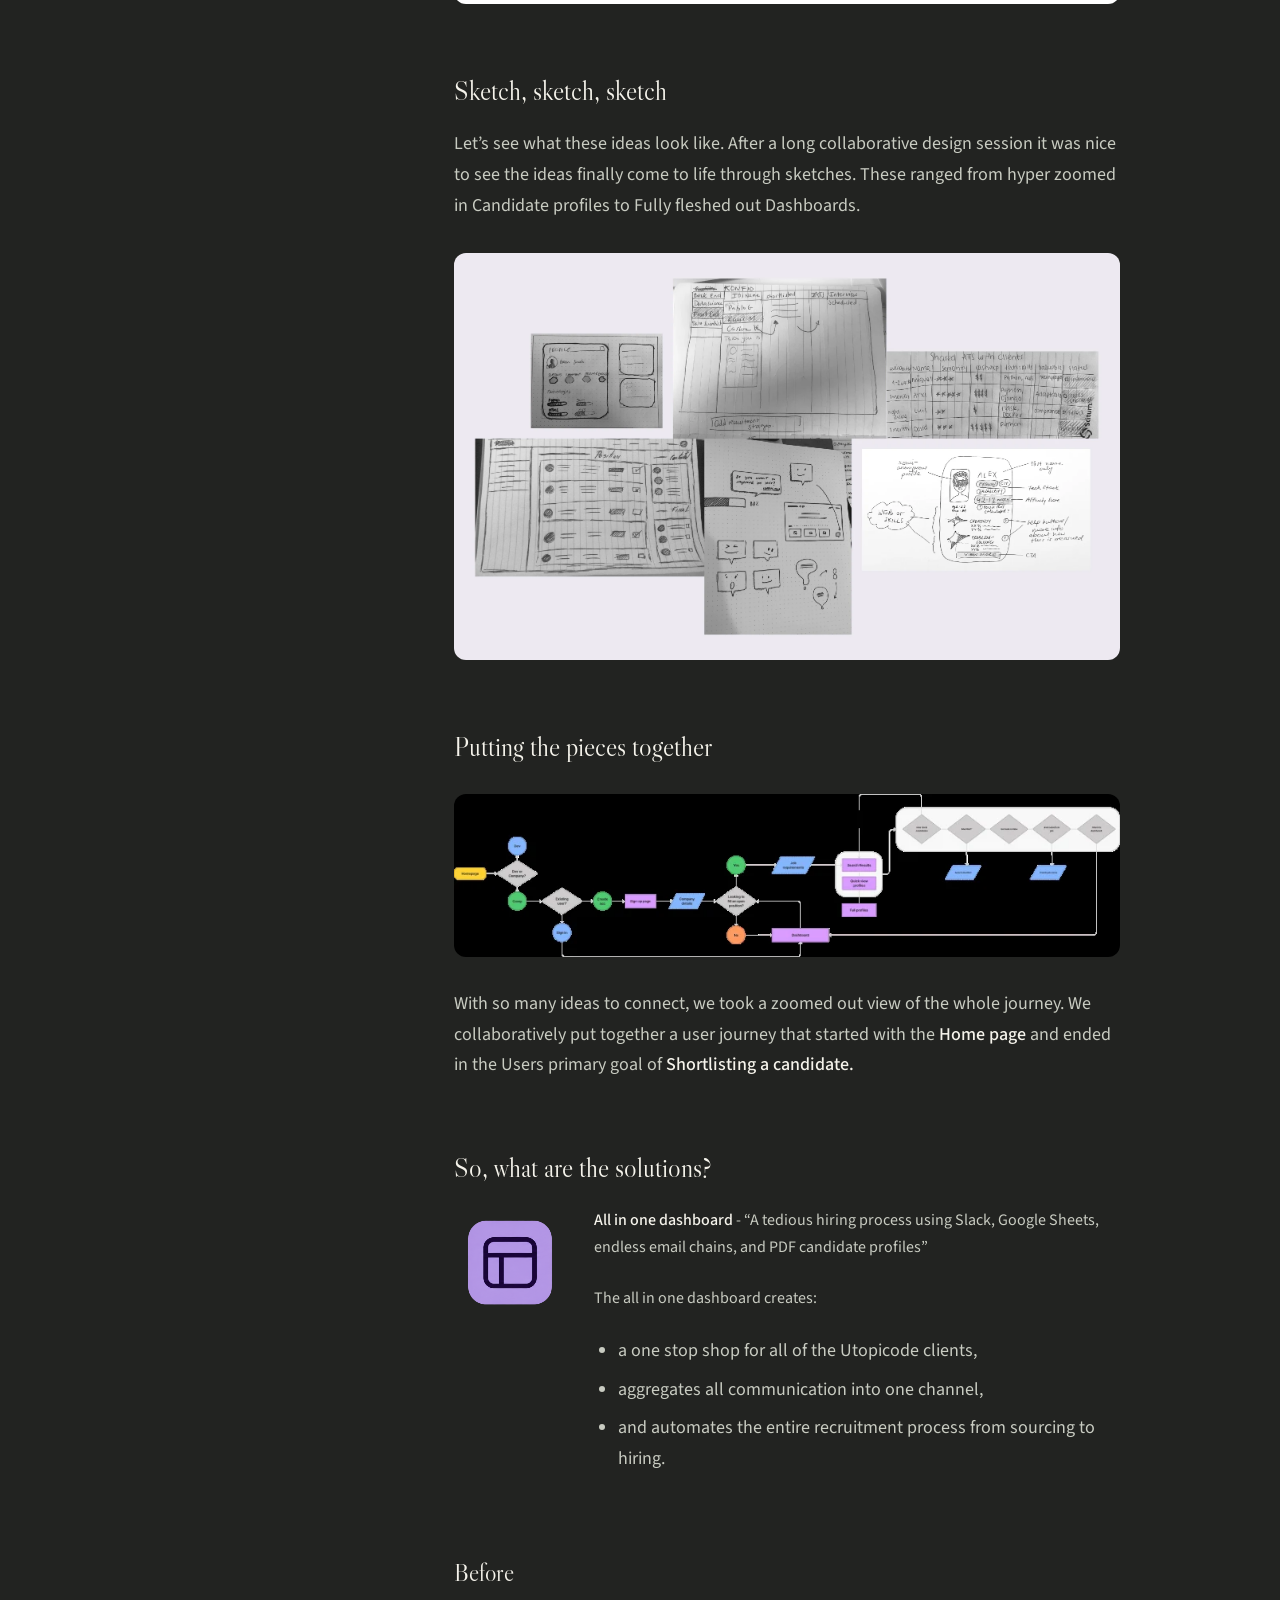
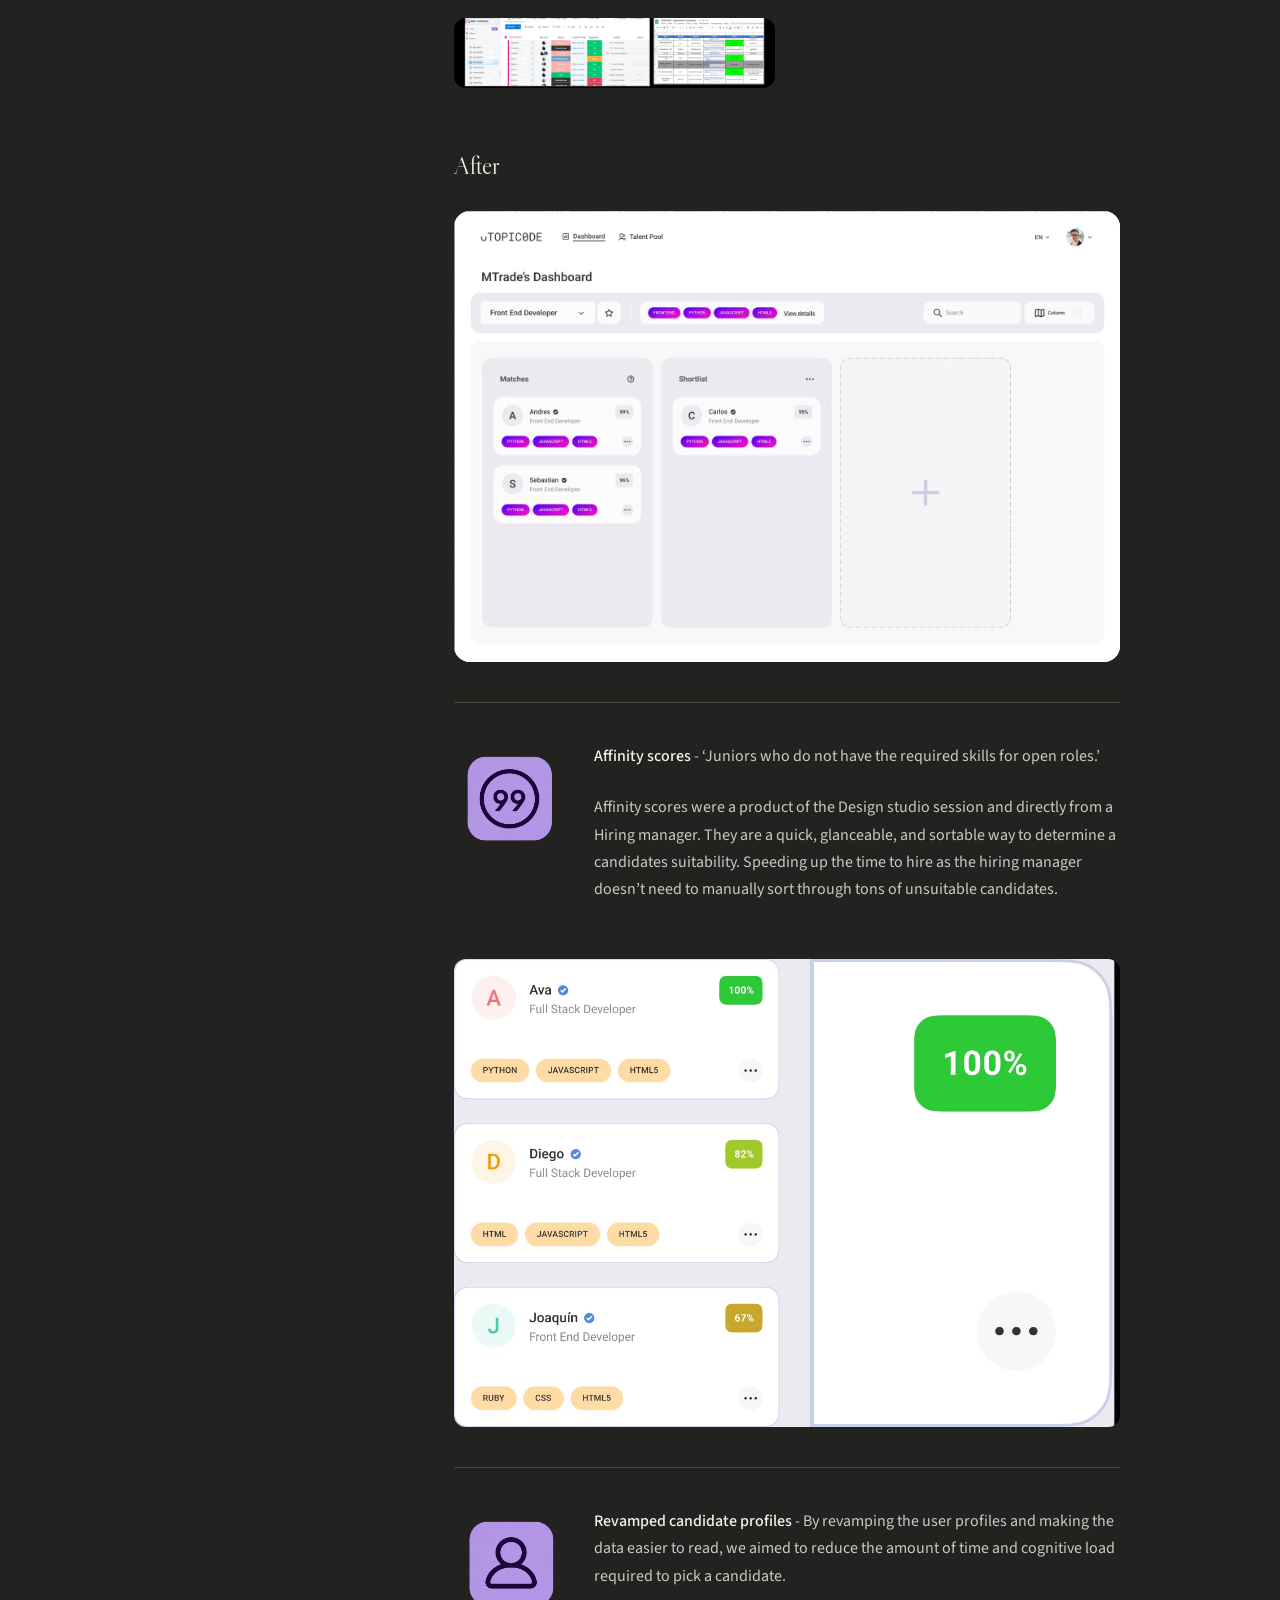
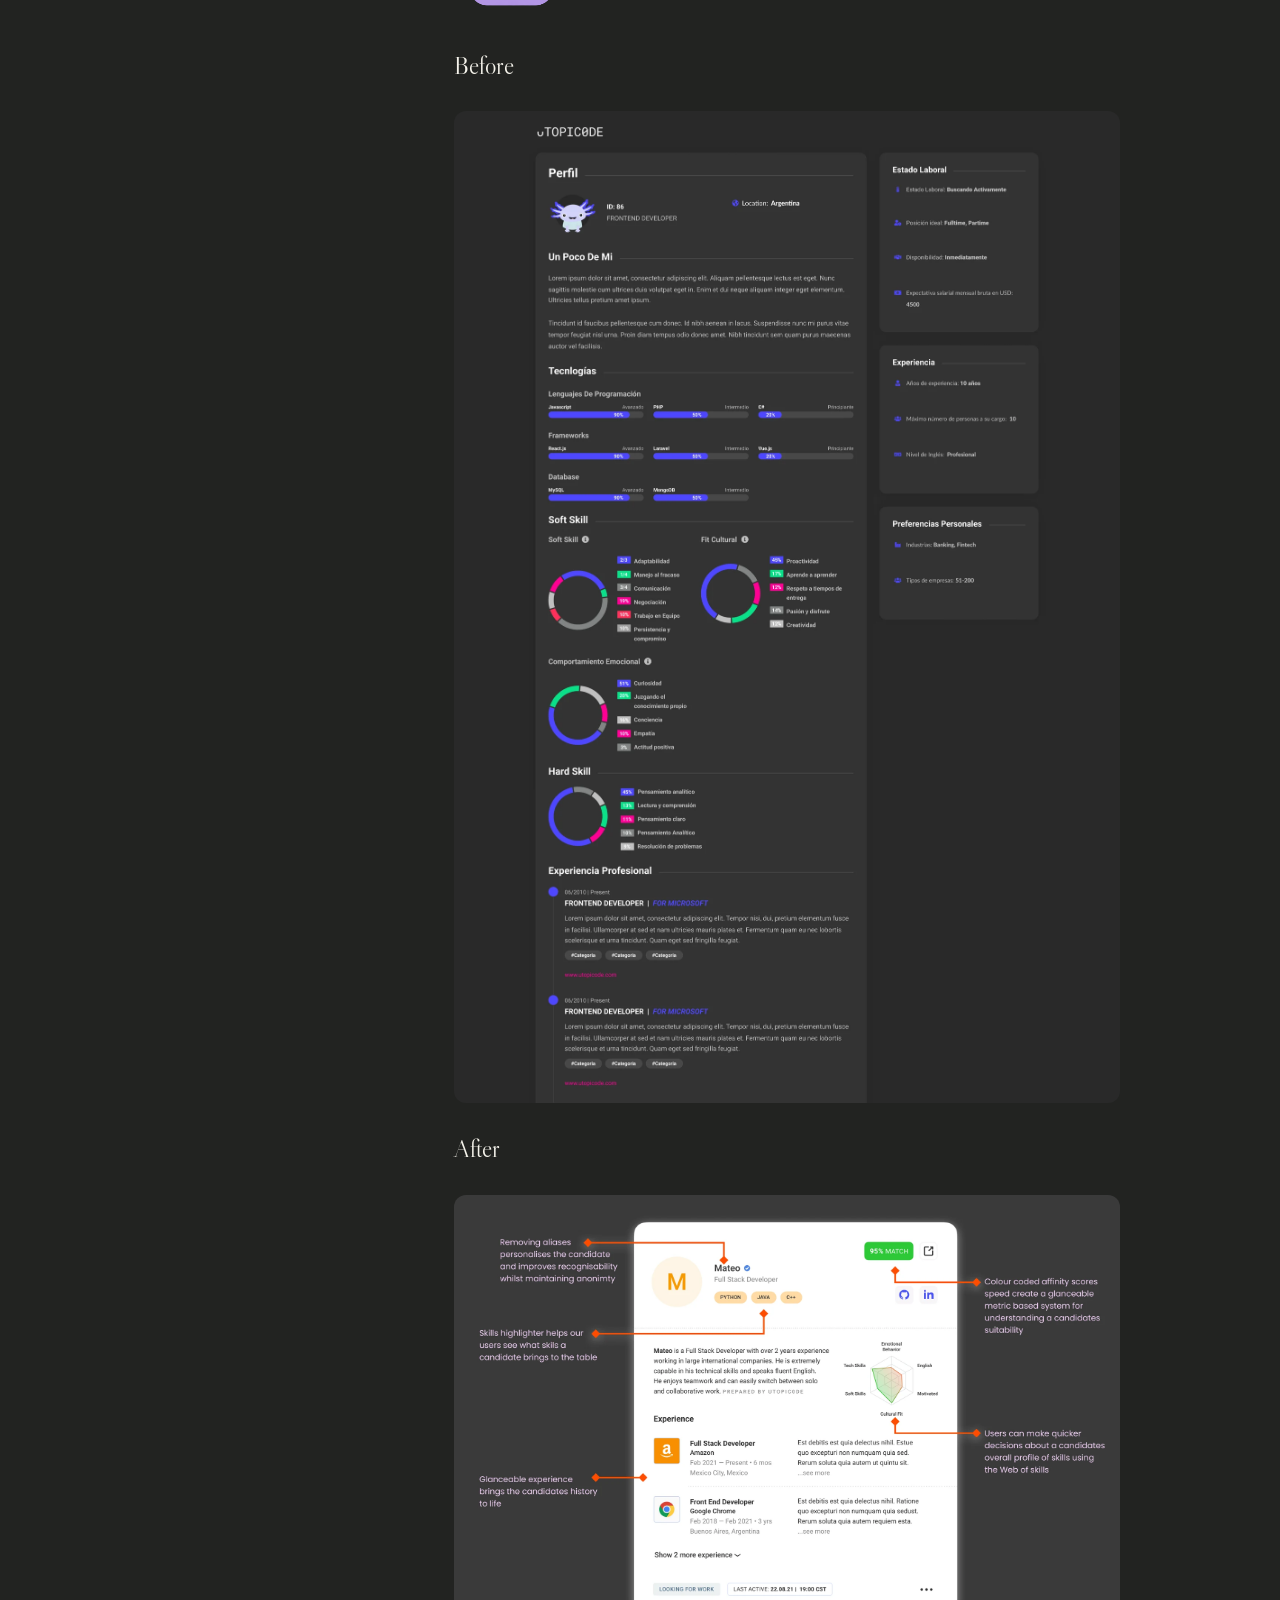
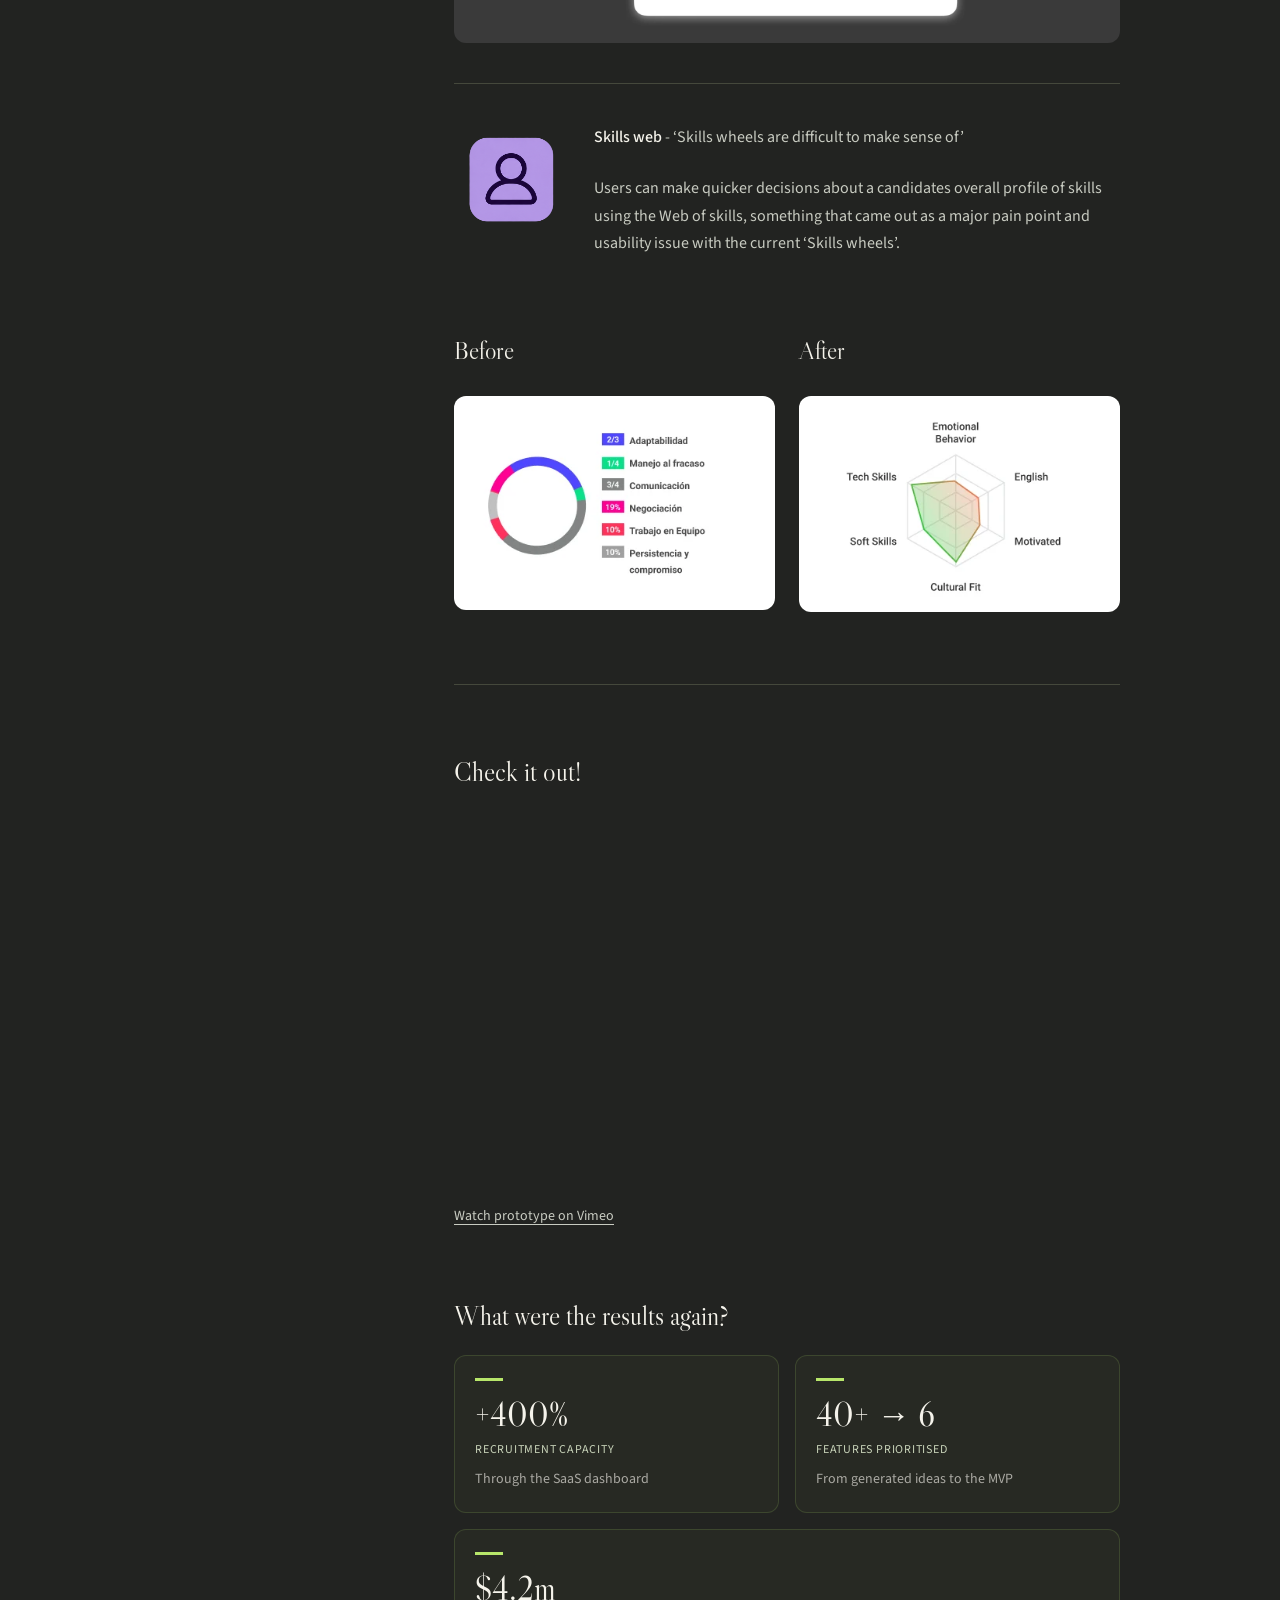
<file: utopicode.html>
<!doctype html>
<html lang="en"><head><meta charset="utf-8"><meta name="viewport" content="width=device-width,initial-scale=1">
<title>Utopicode — SaaS recruitment dashboard | Neeraj Pattni</title>
<meta name="description" content="Client  project
Designing a SaaS platform for hiring managers to find the perfect candidates and manage their journey.">
<link rel="preconnect" href="https://fonts.googleapis.com"><link rel="preconnect" href="https://fonts.gstatic.com" crossorigin>
<link href="https://fonts.googleapis.com/css2?family=Libre+Caslon+Display&family=Source+Sans+3:wght@400;500;600;700&display=swap" rel="stylesheet">
<link rel="stylesheet" href="case-study.css"><script defer src="case-study.js"></script></head>
<body><a class="skip-link" href="#case-content">Skip to case study</a>
<header class="site-header"><a href="index.html">Neeraj Pattni</a><a href="index.html#work">My work</a><span>Growth Designer</span></header>
<div class="case-layout"><aside class="contents"><p class="eyebrow">In this case study</p><nav aria-label="Case study sections"><a href="#s-f0a34ebc-2252-41c2-8fa8-8e78f918bf3e">Impact</a><a href="#s-6b855676-566a-435e-bb98-97d36bc57524">Better, Faster, Stronger, Scalable Recruitment.</a><a href="#s-4d9e7126-0300-4e4b-a05a-a340aec8b9b5">We started by opening up the Brief..</a><a href="#s-01fef670-88eb-4f99-9b07-ad2940f32260">Don’t believe me? Take a look at the existing clunky process yourself.</a><a href="#s-4fc32e78-abf2-48a6-b105-cda39184bfff">So, what’s the problem?</a><a href="#s-dc947fb3-b77f-4985-9286-6f3175115d22">Narrowing our focus</a><a href="#s-fa09cae6-13b0-4411-a246-d12d249122ee">Talking to the users</a><a href="#s-f2f7f268-7683-4c71-a268-f48c8b60ca9c">Sorting through it all</a><a href="#s-83da367b-dce2-47e2-9275-63212a749382">Who is Antonio?</a><a href="#s-5cd2042a-4c9b-486e-9c3c-4fb8aaa25695">Problem statement</a><a href="#s-a9ef4789-8d15-46d5-a26c-d95b27ac1424">Design studio - Cross collaborative design</a><a href="#s-4f93e29c-44ce-444b-925c-c83eb5737058">Separating the wheat from the chaff</a><a href="#s-7adaf9b1-2c61-4887-aa42-b6112838ab54">Sketch, sketch, sketch</a><a href="#s-0831600c-5343-4091-b049-ee1c3e4ace5d">Putting the pieces together</a><a href="#s-875d19cf-bc94-4b7a-a612-7915feb1f031">So, what are the solutions?</a><a href="#s-2affab48-f4b8-41a5-b173-c489a7498838">Check it out!</a><a href="#s-0fc106c3-16fe-4d07-98ec-6630e6a9a371">What were the results again?</a><a href="#s-c3f997e1-ef19-451c-80a9-e72ef4e4400d">What did I learn in this project?</a></nav><a class="all-work" href="index.html#work">Back to My Work</a></aside>
<main id="case-content"><figure class="case-hero-image"><button class="image-expand" type="button" aria-label="Enlarge Utopicode cover image"><img src="utopicode-hero.webp" alt="Utopicode — SaaS recruitment dashboard cover" width="2000" height="963" fetchpriority="high" decoding="async"></button></figure><section class="hero"><p class="eyebrow">Case study · SaaS recruitment dashboard</p><h1>Utopicode, SaaS Recruitment dashboard</h1></section>
<section class="project-context" aria-label="Project overview">
<dl class="project-details">
<div><dt>Overview</dt><dd>Client  project<br>Designing a SaaS platform for hiring managers to find the perfect candidates and manage their journey.</dd></div>
<div><dt>Role</dt><dd>UX/UI Designer</dd></div>
<div><dt>Team</dt><dd>3 designers · 2 developers</dd></div>
<div><dt>Timeframe</dt><dd>3 week sprint</dd></div>
<div><dt>Context</dt><dd>Companies that are building the future quickly are looking for developers who want to live in that future now. So why is the recruitment process firmly in the past?<br><br>The rapid increase in talented candidates and empty desks at tech companies during the Great Resignation of 2021 brought to light an existing problem with recruitment. The recruitment process is still expensive, slow, and disorganised. <br><br>Enter Utopicode and it’s young female founders who are ready to shake up the recruitment process for talented candidates and foreward thinking companies in Latin America.</dd></div>
<div><dt>My contribution</dt><dd>Working collaboratively in a team of 3 UX/UI Designers, 2 Developers. <br>Responsible for user and industry research, ideation, running workshops, wireframing, prototyping, user testing, and graphic design.</dd></div>
</dl></section>
<section class="impact-section" aria-labelledby="s-f0a34ebc-2252-41c2-8fa8-8e78f918bf3e"><h2 class="eyebrow" id="s-f0a34ebc-2252-41c2-8fa8-8e78f918bf3e">Impact</h2><dl class="impact-grid"><div class="impact-tile"><dd>+400%</dd><dt>Recruitment capacity</dt><p>Through the SaaS dashboard</p></div><div class="impact-tile"><dd>40+ → 6</dd><dt>Features prioritised</dt><p>From generated ideas to the MVP</p></div><div class="impact-tile"><dd>$4.2m</dd><dt>Series A funding</dt><p>Raised using the dashboard prototype</p></div></dl></section>
<details class="mobile-contents"><summary>Explore this case study</summary><nav aria-label="Case study sections"><a href="#s-f0a34ebc-2252-41c2-8fa8-8e78f918bf3e">Impact</a><a href="#s-6b855676-566a-435e-bb98-97d36bc57524">Better, Faster, Stronger, Scalable Recruitment.</a><a href="#s-4d9e7126-0300-4e4b-a05a-a340aec8b9b5">We started by opening up the Brief..</a><a href="#s-01fef670-88eb-4f99-9b07-ad2940f32260">Don’t believe me? Take a look at the existing clunky process yourself.</a><a href="#s-4fc32e78-abf2-48a6-b105-cda39184bfff">So, what’s the problem?</a><a href="#s-dc947fb3-b77f-4985-9286-6f3175115d22">Narrowing our focus</a><a href="#s-fa09cae6-13b0-4411-a246-d12d249122ee">Talking to the users</a><a href="#s-f2f7f268-7683-4c71-a268-f48c8b60ca9c">Sorting through it all</a><a href="#s-83da367b-dce2-47e2-9275-63212a749382">Who is Antonio?</a><a href="#s-5cd2042a-4c9b-486e-9c3c-4fb8aaa25695">Problem statement</a><a href="#s-a9ef4789-8d15-46d5-a26c-d95b27ac1424">Design studio - Cross collaborative design</a><a href="#s-4f93e29c-44ce-444b-925c-c83eb5737058">Separating the wheat from the chaff</a><a href="#s-7adaf9b1-2c61-4887-aa42-b6112838ab54">Sketch, sketch, sketch</a><a href="#s-0831600c-5343-4091-b049-ee1c3e4ace5d">Putting the pieces together</a><a href="#s-875d19cf-bc94-4b7a-a612-7915feb1f031">So, what are the solutions?</a><a href="#s-2affab48-f4b8-41a5-b173-c489a7498838">Check it out!</a><a href="#s-0fc106c3-16fe-4d07-98ec-6630e6a9a371">What were the results again?</a><a href="#s-c3f997e1-ef19-451c-80a9-e72ef4e4400d">What did I learn in this project?</a></nav></details>
<article class="case-body"><h2 class="story-heading" id="s-6b855676-566a-435e-bb98-97d36bc57524">Better, Faster, Stronger, Scalable Recruitment.</h2><figure><button class="image-expand" type="button" aria-label="Enlarge image: iPad Mockup Light"><img src="7e898bb9-3917-4ca0-b1a4-29c69c733cf0.webp" alt="iPad Mockup Light" width="1800" height="1129" loading="lazy" decoding="async"></button></figure><h2 id="s-4d9e7126-0300-4e4b-a05a-a340aec8b9b5">We started by opening up the Brief..</h2><p>We received the brief and had a Zoom call with the founders and product development team at Utopicode we started to understand the scope of the project as well as the key areas of focus and the deliverables. by the end of the call we understood that:</p><p><strong>The existing recruitment process is lengthy, inefficient and expensive, where communication between parties is manual and spread across several platforms.</strong></p><p>The objective of this project is to design a solution that allows hiring companies to easily source and hire skilled tech talent.</p><figure><button class="image-expand" type="button" aria-label="Enlarge image: Brief meeting Utopic0de"><img src="1da14eb4-94eb-4b36-9c25-0a2f7ad7f86b.webp" alt="Brief meeting Utopic0de" width="661" height="466" loading="lazy" decoding="async"></button></figure><p>To understand the team’s frustrations further we asked them to outlined the full journey that a developer, hiring company and Utopicode go through before a position is fulfilled. It was easy to see that not only was this process manual, clunky and a terrible experience for everyone involved, it was not scalable.</p><h2 id="s-01fef670-88eb-4f99-9b07-ad2940f32260">Don’t believe me? Take a look at the existing clunky process yourself.</h2><figure><button class="image-expand" type="button" aria-label="Enlarge image: Utopic0de not scalable"><img src="84b51503-e6aa-4905-bbbe-9568c178ff83.gif" alt="Utopic0de not scalable" width="1600" height="899" loading="lazy" decoding="async"></button></figure><p>The current recruitment process visualised. It&#x27;s just not scaleable.</p><h2 id="s-4fc32e78-abf2-48a6-b105-cda39184bfff">So, what’s the problem?</h2><p>Speaking to the founders we understood the process of matching a candidate with a hiring manager better. They also told us that they had already completed some research, but it wasn’t organised or documented.</p><p>We decided to interview the team to gather the core insights they had already gained before conducting any further research. These were the two key problems they had identified through their initial research:</p><div class="column_list"><div class="column"><figure class="feature-icon"><span role="img" aria-label="Brain" style="background-position:0% center"></span></figure></div><div class="column"><p><strong>Skilled tech talent is difficult to find</strong> - The market is saturated with Juniors who do not have the required skills for open roles.</p></div></div><div class="column_list"><div class="column"><figure class="feature-icon"><span role="img" aria-label="Complex hiring process" style="background-position:25% center"></span></figure></div><div class="column"><p><strong>Hiring at volume is difficult </strong>- Utopic0des lengthy, complicated and tedious hiring process is increasing the amount of time it takes for Hiring managers to find the right candidates.</p></div></div><h2 id="s-dc947fb3-b77f-4985-9286-6f3175115d22">Narrowing our focus</h2><p>We realised trough our initial research that we will need to narrow down our scope as we will not be able to solve both Hiring manager and Candidates problems in three weeks.</p><p><strong>As a team we decided to focus on the Hiring managers and companies user segment.</strong></p><h2 id="s-fa09cae6-13b0-4411-a246-d12d249122ee">Talking to the users</h2><p>We sent out a series of surveys and used the findings to build a series of user interviews that dove deeper into the problems that were raised in the surveys.</p><figure><button class="image-expand" type="button" aria-label="Enlarge image: U research image"><img src="4194ffa9-e4b0-41a1-a26b-7e4e5927e0a6.webp" alt="U research image" width="771" height="409" loading="lazy" decoding="async"></button></figure><h2 id="s-f2f7f268-7683-4c71-a268-f48c8b60ca9c">Sorting through it all</h2><figure><button class="image-expand" type="button" aria-label="Enlarge image: Affinity mapping"><img src="63323ecf-5b75-4bcf-b46c-1e936cb179b0.webp" alt="Affinity mapping" width="750" height="465" loading="lazy" decoding="async"></button></figure><p>After 30 survey responses and 6 in depth user interviews we had a lot of raw data that needed to be sorted. We grouped all of the findings into an Affinity map and grouped them into 6 categories.</p><p>To make the data more manageable and to humanise the responses the core findings were converted into ‘I statements’. This helped us to empathise with each users problems.</p><figure><button class="image-expand" type="button" aria-label="Enlarge image: CleanShot 2024-06-02 at 11.06.04"><img src="67eba7e0-dd5d-44ec-9df3-110651f9914c.gif" alt="CleanShot 2024-06-02 at 11.06.04" width="642" height="638" loading="lazy" decoding="async"></button></figure><h2 id="s-83da367b-dce2-47e2-9275-63212a749382">Who is Antonio?</h2><p>Using the pain points identified, we put together a primary persona. Meet Antonio:</p><p>A hiring manager at a rapidly expanding scale-up is eager to swiftly recruit software developers for the team&#x27;s expansion. Time is of the essence, and he finds the need to recall aliases particularly inconvenient.</p><figure><button class="image-expand" type="button" aria-label="Enlarge image: Antonio - Hiring Manager"><img src="3f2a10e1-459b-4b68-8678-d0d0915600fa.webp" alt="Antonio - Hiring Manager" width="1800" height="1015" loading="lazy" decoding="async"></button></figure><h2 id="s-5cd2042a-4c9b-486e-9c3c-4fb8aaa25695">Problem statement</h2><div class="column_list"><div class="column"><figure><button class="image-expand" type="button" aria-label="Enlarge image: Antonio circle frame"><img src="721e331a-b5f4-47c3-8287-26e11db8dcc6.webp" alt="Antonio circle frame" width="131" height="131" loading="lazy" decoding="async"></button></figure></div><div class="column"><p>Antonio needs a <strong>complete and consolidated view of a candidate and the hiring process</strong> so he can connect and engage with anonymous pre-vetted talent in an <strong>efficient and personal way.</strong></p></div></div><h2 id="s-a9ef4789-8d15-46d5-a26c-d95b27ac1424">Design studio - Cross collaborative design</h2><p>With a view to bring in multiple view points and in the spirit of collaboration we ran a Design ideation session with the founders, recruiters, and developers.</p><figure><button class="image-expand" type="button" aria-label="Enlarge image: Design studio image"><img src="59c7cf1c-9e17-4e21-a16e-ee64d57a6f08.webp" alt="Design studio image" width="1800" height="1013" loading="lazy" decoding="async"></button></figure><p>From ‘How might we’s’ and Crazy 8’s through to ‘Prioritisation’ the Collaborative design session helped us to analyse the problem and come up with solutions.</p><p>One of my favourite and most insightful ‘How might we’s’</p><h3 id="s-a2b11ac2-c16a-485f-9865-dc863aeeabae"><strong><em>“How might we do zero work and automate everything?”</em></strong></h3><h2 id="s-4f93e29c-44ce-444b-925c-c83eb5737058"><strong>Separating the wheat from the chaff</strong></h2><p>We used a prioritisation matrix that to sort the ideas based on effort to build and customer value. This was an important step that helped us to filter down 30+ ideas into the essential, must haves for the MVP.</p><figure><button class="image-expand" type="button" aria-label="Enlarge image: prioritization"><img src="a6a04b7f-50fb-4313-b396-9460fcfb2e9c.webp" alt="prioritization" width="1800" height="1010" loading="lazy" decoding="async"></button></figure><h2 id="s-7adaf9b1-2c61-4887-aa42-b6112838ab54">Sketch, sketch, sketch</h2><p>Let’s see what these ideas look like. After a long collaborative design session it was nice to see the ideas finally come to life through sketches. These ranged from hyper zoomed in Candidate profiles to Fully fleshed out Dashboards.</p><figure><button class="image-expand" type="button" aria-label="Enlarge image: U sketch"><img src="671e627b-ddaa-46c4-b3b5-d69353d3e712.webp" alt="U sketch" width="1671" height="1021" loading="lazy" decoding="async"></button></figure><h2 id="s-0831600c-5343-4091-b049-ee1c3e4ace5d">Putting the pieces together</h2><figure><button class="image-expand" type="button" aria-label="Enlarge image: U userflow"><img src="e72834e3-9957-4d32-81a4-e917762af430.webp" alt="U userflow" width="780" height="191" loading="lazy" decoding="async"></button></figure><p>With so many ideas to connect, we took a zoomed out view of the whole journey. We collaboratively put together a user journey that started with the <strong>Home page</strong> and ended in the Users primary goal of <strong>Shortlisting a candidate.</strong></p><h2 id="s-875d19cf-bc94-4b7a-a612-7915feb1f031">So, what are the solutions?</h2><div class="column_list"><div class="column"><figure class="feature-icon"><span role="img" aria-label="Dashboard" style="background-position:50% center"></span></figure></div><div class="column"><p><strong>All in one dashboard</strong> - “A tedious hiring process using Slack, Google Sheets, endless email chains, and PDF candidate profiles”</p><p>The all in one dashboard creates:</p><ul><li>a one stop shop for  all of the Utopicode clients,</li><li>aggregates all communication into one channel,</li><li>and automates the entire recruitment process from sourcing to hiring.</li></ul></div></div><div class="column_list"><div class="column"><h3 id="s-cb4be531-b9e6-43ab-a2bb-0107e80a5c4d">Before</h3><figure><button class="image-expand" type="button" aria-label="Enlarge image: Original spreadsheets NEW"><img src="6da3b08c-ae6f-4cc6-8970-ab0b207dbf9e.webp" alt="Original spreadsheets NEW" width="1800" height="396" loading="lazy" decoding="async"></button></figure></div><div class="column"></div></div><h3 id="s-bc7977b4-575b-4ca6-8fb3-09003a8b3038">After</h3><figure class="dashboard-clean"><button class="image-expand" type="button" aria-label="Enlarge image: dashboard2new"><img src="cbc623cc-6174-4141-ba4c-ba8e90ebbed0.webp" alt="dashboard2new" width="1736" height="1206" loading="lazy" decoding="async"></button></figure><hr><div class="column_list"><div class="column"><figure class="feature-icon"><span role="img" aria-label="Affinity score" style="background-position:75% center"></span></figure></div><div class="column"><p><strong>Affinity scores</strong> - ‘Juniors who do not have the required skills for open roles.’</p><p>Affinity scores were a product of the Design studio session and directly from a Hiring manager. They are a quick, glanceable, and sortable way to determine a candidates suitability. Speeding up the time to hire as the hiring manager doesn’t need to manually sort through tons of unsuitable candidates.</p></div></div><figure><button class="image-expand" type="button" aria-label="Enlarge image: Affinity New"><img src="024937db-5fb7-4769-a050-c5ac6d693969.webp" alt="Affinity New" width="1182" height="831" loading="lazy" decoding="async"></button></figure><hr><div class="column_list"><div class="column"><figure class="feature-icon"><span role="img" aria-label="Candidate profile" style="background-position:100% center"></span></figure></div><div class="column"><p><strong>Revamped candidate profiles</strong> - By revamping the user profiles and making the data easier to read, we aimed to reduce the amount of time and cognitive load required to pick a candidate.</p></div></div><h3 id="s-c4a356d2-9334-4111-aa9f-0282d6ad7fbb">Before</h3><figure><button class="image-expand" type="button" aria-label="Enlarge image: Utopicode before profiles"><img src="030557e3-37e2-4af3-b43e-fc285795fae9.webp" alt="Utopicode before profiles" width="1477" height="2200" loading="lazy" decoding="async"></button></figure><h3 id="s-0d932276-acb9-450a-95e2-00f654713ba7">After</h3><figure><button class="image-expand" type="button" aria-label="Enlarge image: NEW Profile"><img src="f84b39a8-9d90-447d-a3ed-42f8ae0293b5.webp" alt="NEW Profile" width="1800" height="1213" loading="lazy" decoding="async"></button></figure><hr><div class="column_list"><div class="column"><figure class="feature-icon"><span role="img" aria-label="Candidate profile" style="background-position:100% center"></span></figure></div><div class="column"><p><strong>Skills web</strong> - ‘Skills wheels are difficult to make sense of’</p><p>Users can make quicker decisions about a candidates overall profile of skills using the Web of skills, something that came out as a major pain point and usability issue with the current ‘Skills wheels’.</p></div></div><div class="column_list"><div class="column"><h3 id="s-5755612a-5adb-4f48-9b48-16d007e9ba80">Before</h3><figure><button class="image-expand" type="button" aria-label="Enlarge image: Skills wheels new"><img src="093ad07a-a066-4520-ab75-c29cea8e8185.webp" alt="Skills wheels new" width="414" height="276" loading="lazy" decoding="async"></button></figure></div><div class="column"><h3 id="s-51d4fcf9-c4cd-4d89-a612-dfa42bb4e187">After</h3><figure><button class="image-expand" type="button" aria-label="Enlarge image: Skills wheels new2"><img src="9167b77d-9ad1-4127-a9ea-8b832cd1c7a3.webp" alt="Skills wheels new2" width="411" height="276" loading="lazy" decoding="async"></button></figure></div></div><hr><h2 id="s-2affab48-f4b8-41a5-b173-c489a7498838">Check it out!</h2><div class="prototype"><iframe src="https://player.vimeo.com/video/897229154?h=93e30ecf70" title="Utopicode prototype demonstration" width="640" height="360" referrerpolicy="strict-origin-when-cross-origin" loading="eager" allow="autoplay; fullscreen; picture-in-picture; encrypted-media" allowfullscreen></iframe></div><p class="video-link"><a href="https://vimeo.com/897229154?share=copy" target="_blank" rel="noopener noreferrer">Watch prototype on Vimeo</a></p><h2 id="s-0fc106c3-16fe-4d07-98ec-6630e6a9a371">What were the results again?</h2><dl class="impact-grid"><div class="impact-tile"><dd>+400%</dd><dt>Recruitment capacity</dt><p>Through the SaaS dashboard</p></div><div class="impact-tile"><dd>40+ → 6</dd><dt>Features prioritised</dt><p>From generated ideas to the MVP</p></div><div class="impact-tile"><dd>$4.2m</dd><dt>Series A funding</dt><p>Raised using the dashboard prototype</p></div></dl><h2 id="s-c3f997e1-ef19-451c-80a9-e72ef4e4400d">What did I learn in this project?</h2><div class="insight"><strong>Collaboration is key</strong><br>By bringing all of the key users, stakeholders, and developer’s ideas and thoughts into the design process we were able to improve the accuracy and impact of our solution for our users.</div><div class="insight"><strong>Be laser focused</strong><br>By focusing in on one user segment early and confirming the approach with Utopicode’s female founders, we were able to pay attention to what matters and work fast towards an MVP.</div></article>
<nav class="case-next" aria-label="More projects"><a href="index.html#work">Back to My Work</a><a href="perfect-fit.html"><span class="eyebrow">Next case study</span><strong>Perfect Fit</strong><span>Sneaker measuring app</span></a></nav>
</main></div>
<footer class="site-footer"><div class="footer-left"><span>London, Hybrid</span><button class="season" type="button" aria-label="Switch to autumn leaves" aria-pressed="false" title="A change of season"><span class="season-icon" aria-hidden="true"></span></button></div><a class="contact" href="https://www.linkedin.com/in/neeraj-pattni" target="_blank" rel="noopener noreferrer">Let’s talk</a></footer>
<dialog class="image-dialog" aria-label="Expanded case study image"><button class="image-close" type="button" aria-label="Close expanded image">Close</button><img alt=""></dialog></body></html>
</file>
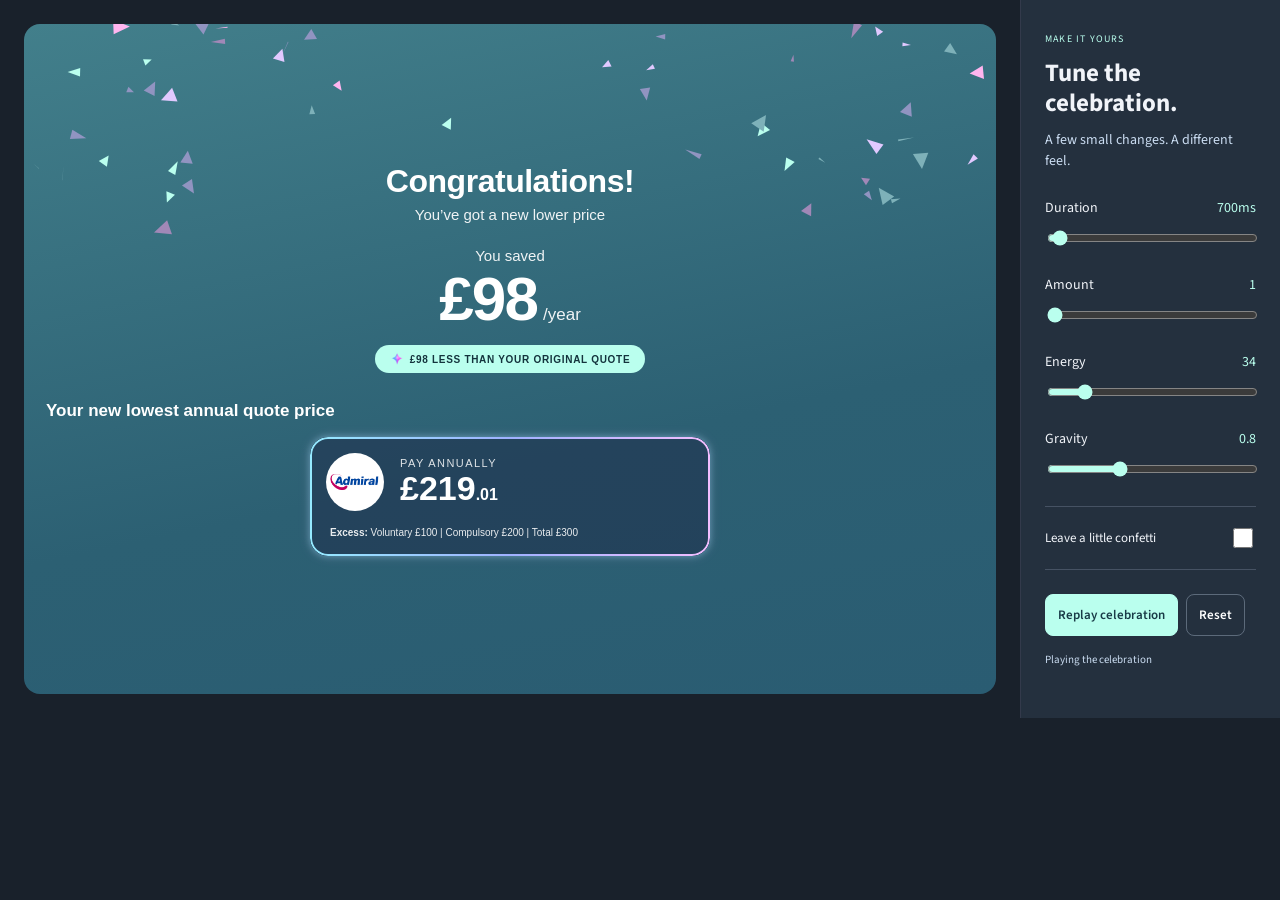
<file: drivescore-assets/playground-confetti.html>
<!doctype html><html lang="en"><head><meta charset="utf-8"><meta name="viewport" content="width=device-width,initial-scale=1"><title>Quote Agent — Confetti playground</title><link rel="stylesheet" href="portfolio-fonts.css"><style>
/* ---------------------------------------------------------------------------
   Deliberately single-theme. This page is a colour-judgement stage: the teal
   congratulations screen is being reproduced exactly, and the confetti palette
   is the thing under review. A surround that flipped with the viewer's OS theme
   would change the perceived colour of both. So every colour below is painted
   explicitly and none of it reacts to prefers-color-scheme.
   --------------------------------------------------------------------------- */

:root {
    /* studio chrome — slate neutrals biased toward the stage's teal */
    --chrome-bg: #141821;
    --chrome-surface: #1d222e;
    --chrome-surface-hi: #262c3a;
    --chrome-line: #333a4b;
    --chrome-text: #f1f4f9;
    --chrome-text-dim: #9aa6bd;
    --chrome-text-faint: #6d798f;
    --chrome-accent: #baffee;

    /* the congratulations screen itself */
    --stage-top: #427f8b;
    --stage-bottom: #2c6073;
    --card-fill: rgba(30, 45, 74, 0.55);
    --white: #ffffff;

    /* Quote Agent glow ring, as shipped */
    --qa-ring: linear-gradient(90deg, #95eaff 0%, #9fb1ff 50%, #f3beff 100%);

    --font-sans: 'Avenir Next', 'Segoe UI', system-ui, -apple-system, sans-serif;
    --font-mono: ui-monospace, SFMono-Regular, 'SF Mono', Menlo, monospace;
}

* { box-sizing: border-box; }

body {
    margin: 0;
    min-height: 100vh;
    background: var(--chrome-bg);
    color: var(--chrome-text);
    font-family: var(--font-sans);
    -webkit-font-smoothing: antialiased;
}

/* ----------------------------- studio chrome ----------------------------- */

.bar {
    display: flex;
    flex-wrap: wrap;
    align-items: center;
    gap: 20px;
    padding: 14px 22px;
    border-bottom: 1px solid var(--chrome-line);
    background: var(--chrome-surface);
    position: sticky;
    top: 0;
    z-index: 10;
}

.brand {
    display: flex;
    flex-direction: column;
    gap: 2px;
    margin-right: auto;
}

.brand strong {
    font-size: 14px;
    font-weight: 600;
    letter-spacing: 0.01em;
}

.brand span {
    font-family: var(--font-mono);
    font-size: 10.5px;
    letter-spacing: 0.06em;
    text-transform: uppercase;
    color: var(--chrome-text-faint);
}

.tabs {
    display: flex;
    gap: 6px;
    padding: 4px;
    border-radius: 10px;
    background: var(--chrome-bg);
    border: 1px solid var(--chrome-line);
}

.tab {
    appearance: none;
    border: 0;
    border-radius: 7px;
    padding: 8px 15px;
    background: transparent;
    color: var(--chrome-text-dim);
    font-family: inherit;
    font-size: 13px;
    font-weight: 550;
    cursor: pointer;
    transition: background 120ms ease, color 120ms ease;
}

.tab:hover { color: var(--chrome-text); background: var(--chrome-surface-hi); }

.tab[aria-pressed='true'] {
    background: var(--chrome-accent);
    color: #12303a;
    font-weight: 650;
}

.tab:focus-visible,
.replay:focus-visible,
.view-option:focus-visible,
.ctl-group button:focus-visible { outline: 2px solid var(--chrome-accent); outline-offset: 2px; }

.view-switch {
    display: flex;
    align-items: center;
    gap: 9px;
    padding-left: 18px;
    border-left: 1px solid var(--chrome-line);
}

.view-switch-label {
    font-family: var(--font-mono);
    font-size: 10.5px;
    letter-spacing: 0.06em;
    text-transform: uppercase;
    color: var(--chrome-text-faint);
}

.view-toggle {
    display: flex;
    gap: 3px;
    padding: 3px;
    border: 1px solid var(--chrome-line);
    border-radius: 9px;
    background: var(--chrome-bg);
}

.view-option {
    appearance: none;
    border: 0;
    border-radius: 6px;
    padding: 6px 10px;
    background: transparent;
    color: var(--chrome-text-dim);
    font: 550 12px/1 var(--font-sans);
    cursor: pointer;
}

.view-option:hover { color: var(--chrome-text); }

.view-option[aria-pressed='true'] {
    background: var(--chrome-accent);
    color: #12303a;
}

.replay {
    appearance: none;
    display: inline-flex;
    align-items: center;
    gap: 8px;
    border: 1px solid var(--chrome-line);
    border-radius: 8px;
    padding: 9px 16px;
    background: var(--chrome-surface-hi);
    color: var(--chrome-text);
    font-family: inherit;
    font-size: 13px;
    font-weight: 550;
    cursor: pointer;
}

.replay:hover { border-color: var(--chrome-text-faint); }

/* ------------------------------- workbench ------------------------------- */

.workbench {
    display: grid;
    grid-template-columns: minmax(0, 1fr) 320px;
    align-items: start;
    min-height: calc(100vh - 77px);
}

.controls {
    position: sticky;
    top: 77px;
    display: flex;
    flex-direction: column;
    gap: 18px;
    height: calc(100vh - 77px);
    padding: 22px 20px 28px;
    overflow-y: auto;
    border-left: 1px solid var(--chrome-line);
    background: var(--chrome-surface);
}

.controls-intro h2 {
    margin: 0;
    font-size: 15px;
    font-weight: 650;
}

.controls-intro p {
    margin: 5px 0 0;
    color: var(--chrome-text-dim);
    font-size: 12px;
    line-height: 1.45;
}

.ctl { display: flex; flex-direction: column; gap: 5px; }

.ctl-top {
    display: flex;
    justify-content: space-between;
    align-items: baseline;
    gap: 10px;
    font-family: var(--font-mono);
    font-size: 11px;
    color: var(--chrome-text-faint);
}

.ctl-top b { color: var(--chrome-text-dim); font-weight: 500; }
.ctl-top i { font-style: normal; color: var(--chrome-accent); font-variant-numeric: tabular-nums; }

.ctl-name {
    position: relative;
    display: inline-flex;
    align-items: center;
    gap: 6px;
    width: max-content;
    max-width: calc(100% - 54px);
    cursor: help;
}

.ctl-name:focus-visible {
    border-radius: 3px;
    outline: 2px solid var(--chrome-accent);
    outline-offset: 3px;
}

.info-dot {
    display: inline-grid;
    place-items: center;
    width: 15px;
    height: 15px;
    flex: 0 0 auto;
    border: 1px solid var(--chrome-text-faint);
    border-radius: 50%;
    color: var(--chrome-text-dim);
    font-family: var(--font-sans);
    font-size: 10px;
    font-weight: 700;
    line-height: 1;
}

.tooltip {
    position: absolute;
    z-index: 20;
    top: calc(100% + 8px);
    left: 0;
    width: 244px;
    padding: 10px 11px;
    border: 1px solid var(--chrome-line);
    border-radius: 8px;
    background: #10141c;
    box-shadow: 0 10px 30px rgba(0, 0, 0, 0.42);
    color: var(--chrome-text);
    font-family: var(--font-sans);
    font-size: 12px;
    font-weight: 400;
    letter-spacing: 0;
    line-height: 1.45;
    text-transform: none;
    opacity: 0;
    visibility: hidden;
    transform: translateY(-3px);
    transition: opacity 120ms ease, transform 120ms ease, visibility 120ms ease;
    pointer-events: none;
}

.ctl-name:hover .tooltip,
.ctl-name:focus .tooltip {
    opacity: 1;
    visibility: visible;
    transform: translateY(0);
}

.ctl input[type='range'] {
    appearance: none;
    -webkit-appearance: none;
    width: 100%;
    height: 3px;
    border-radius: 2px;
    background: var(--chrome-line);
    cursor: pointer;
}

.ctl input[type='range']::-webkit-slider-thumb {
    -webkit-appearance: none;
    width: 13px;
    height: 13px;
    border: 0;
    border-radius: 50%;
    background: var(--chrome-accent);
    cursor: pointer;
}

.ctl input[type='range']::-moz-range-thumb {
    width: 13px;
    height: 13px;
    border: 0;
    border-radius: 50%;
    background: var(--chrome-accent);
    cursor: pointer;
}

.ctl input[type='range']:focus-visible { outline: 2px solid var(--chrome-accent); outline-offset: 4px; }

.ctl-group {
    display: flex;
    align-items: center;
    gap: 10px;
    font-family: var(--font-mono);
    font-size: 10.5px;
    letter-spacing: 0.07em;
    text-transform: uppercase;
    color: var(--chrome-text-faint);
}

.ctl-group::after {
    content: '';
    flex: 1;
    height: 1px;
    background: var(--chrome-line);
}

.ctl-group button {
    appearance: none;
    border: 1px solid var(--chrome-line);
    border-radius: 6px;
    padding: 4px 10px;
    background: transparent;
    color: var(--chrome-text-dim);
    font: inherit;
    letter-spacing: inherit;
    text-transform: inherit;
    cursor: pointer;
}

.ctl-group button:hover { color: var(--chrome-text); border-color: var(--chrome-text-faint); }

/* -------------------------------- stage --------------------------------- */

.stage-wrap {
    min-width: 0;
    padding: 26px 22px 40px;
    overflow: hidden;
}

.stage {
    position: relative;
    max-width: 1180px;
    margin: 0 auto;
    border-radius: 14px;
    overflow: hidden;
    background: linear-gradient(168deg, var(--stage-top) 0%, var(--stage-bottom) 62%, #2a5c72 100%);
    box-shadow: 0 24px 60px rgba(0, 0, 0, 0.45);
    isolation: isolate;
    transition: width 220ms ease, min-height 220ms ease;
}

.stage[data-viewport='desktop'] { width: 100%; }

.stage[data-viewport='mobile'] {
    width: min(375px, 100%);
    min-height: 1037px;
}

.stage[data-viewport='mobile'] .screen { padding: 34px 16px 30px; }
.stage[data-viewport='mobile'] .hero h1 { font-size: 36px; line-height: 44px; }
.stage[data-viewport='mobile'] .hero .sub { font-size: 16px; }
.stage[data-viewport='mobile'] .amount strong { font-size: 64px; }
.stage[data-viewport='mobile'] .columns {
    grid-template-columns: 1fr;
    gap: 28px;
    margin-top: 36px;
}
.stage[data-viewport='mobile'] .cover { font-size: 9px; }
.stage[data-viewport='mobile'] .cover div { padding: 9px 3px; }
.stage[data-viewport='mobile'] .compare-row { padding-inline: 14px; }

/* Two layers. Confetti in flight passes over the content; once a triangle lands
   it is drawn on the lower canvas instead, so the settled scatter sits behind
   the cards rather than on top of them. */

.fx {
    position: absolute;
    inset: 0;
    width: 100%;
    height: 100%;
    pointer-events: none;
}

#fx-back { z-index: 1; }
#fx-front { z-index: 4; }

.screen {
    position: relative;
    z-index: 2;
    padding: 46px 40px 40px;
    color: var(--white);
    text-align: center;
}

.hero h1 {
    margin: 0;
    font-size: clamp(34px, 4.4vw, 52px);
    font-weight: 700;
    letter-spacing: -0.015em;
    text-wrap: balance;
}

.hero .sub { margin: 6px 0 0; font-size: 15px; opacity: 0.92; }
.hero .saved-label { margin: 26px 0 0; font-size: 15px; opacity: 0.92; }

.amount {
    display: flex;
    align-items: baseline;
    justify-content: center;
    gap: 6px;
    margin-top: 2px;
}

.amount strong {
    font-size: clamp(56px, 7.4vw, 86px);
    font-weight: 700;
    letter-spacing: -0.03em;
    line-height: 1.05;
    font-variant-numeric: tabular-nums;
}

.amount span { font-size: 17px; opacity: 0.92; }

.pill {
    display: inline-flex;
    align-items: center;
    gap: 7px;
    margin-top: 14px;
    padding: 7px 15px;
    border-radius: 999px;
    background: var(--chrome-accent);
    color: #14343d;
    font-size: 12px;
    font-weight: 700;
    letter-spacing: 0.07em;
    text-transform: uppercase;
}

.columns {
    display: grid;
    grid-template-columns: repeat(auto-fit, minmax(330px, 1fr));
    gap: 30px;
    margin-top: 54px;
    text-align: left;
}

.columns h2 {
    margin: 0 0 16px;
    font-size: 17px;
    font-weight: 700;
}

/* quote card — carries the shipped Quote Agent ring + bloom */

.quote-card {
    position: relative;
    border-radius: 18px;
    background: var(--card-fill);
    overflow: hidden;
    box-shadow: 0 0 6px rgba(149, 234, 255, 0.35), 0 0 12px rgba(243, 190, 255, 0.22);
}

.quote-card::before {
    content: '';
    position: absolute;
    inset: 0;
    padding: 2px;
    border-radius: inherit;
    background: var(--qa-ring);
    -webkit-mask: linear-gradient(#fff 0 0) content-box, linear-gradient(#fff 0 0);
    -webkit-mask-composite: xor;
    mask: linear-gradient(#fff 0 0) content-box, linear-gradient(#fff 0 0);
    mask-composite: exclude;
    pointer-events: none;
}

.quote-head {
    display: flex;
    align-items: center;
    gap: 16px;
    padding: 20px 20px 14px;
}

.logo {
    display: grid;
    place-items: center;
    width: 58px;
    height: 58px;
    flex: 0 0 auto;
    border-radius: 50%;
    background: #fff;
}

.logo i {
    display: block;
    padding: 3px 6px;
    border-radius: 3px;
    background: #e8490f;
    color: #fff;
    font-size: 10px;
    font-style: normal;
    font-weight: 700;
    letter-spacing: -0.01em;
}

.freq {
    font-size: 11px;
    letter-spacing: 0.13em;
    text-transform: uppercase;
    opacity: 0.85;
}

.price {
    font-size: 34px;
    font-weight: 600;
    line-height: 1.15;
    font-variant-numeric: tabular-nums;
}

.price small { font-size: 16px; font-weight: 600; }

.excess { padding: 0 20px 18px; font-size: 13.5px; opacity: 0.9; }
.excess b { font-weight: 700; opacity: 1; }

.cover {
    display: grid;
    grid-template-columns: repeat(4, 1fr);
    font-size: 11.5px;
    text-align: center;
}

.cover div { padding: 11px 8px; background: rgba(255, 255, 255, 0.09); }
.cover .lbl { font-weight: 600; letter-spacing: 0.04em; text-transform: uppercase; opacity: 0.88; }
.cover .val { background: rgba(255, 255, 255, 0.045); opacity: 0.92; min-height: 58px; }
.cover .tick { color: var(--chrome-accent); font-size: 15px; display: block; margin-bottom: 2px; }

/* comparison table */

.compare { border-radius: 14px; overflow: hidden; background: rgba(22, 38, 66, 0.5); }

.compare-head {
    display: flex;
    align-items: center;
    gap: 10px;
    padding: 13px 18px;
    background: rgba(14, 26, 50, 0.6);
    font-size: 14px;
    font-weight: 500;
}

.compare-row {
    display: grid;
    grid-template-columns: repeat(3, 1fr);
    gap: 10px;
    padding: 15px 18px 18px;
    font-size: 14px;
}

.compare-row span { display: block; opacity: 0.85; margin-bottom: 5px; font-size: 13.5px; }
.compare-row b { font-weight: 700; font-variant-numeric: tabular-nums; }
.compare-row div:last-child { text-align: right; }
.compare-row div:last-child b { color: var(--chrome-accent); }

.cta {
    display: block;
    width: 100%;
    margin-top: 40px;
    padding: 17px;
    border: 0;
    border-radius: 8px;
    background: #1263e0;
    color: #fff;
    font-family: inherit;
    font-size: 16px;
    font-weight: 650;
    cursor: pointer;
}

/* --------------------------------- notes -------------------------------- */

.notes {
    max-width: 1180px;
    margin: 26px auto 0;
    padding: 16px 20px;
    border: 1px solid var(--chrome-line);
    border-radius: 10px;
    background: var(--chrome-surface);
    font-size: 12.5px;
    line-height: 1.65;
    color: var(--chrome-text-dim);
}

.notes b { color: var(--chrome-text); font-weight: 600; }

.swatches { display: flex; flex-wrap: wrap; gap: 8px; margin-top: 10px; }

.swatch {
    display: flex;
    align-items: center;
    gap: 7px;
    padding: 5px 10px 5px 6px;
    border-radius: 6px;
    background: var(--chrome-bg);
    font-family: var(--font-mono);
    font-size: 10.5px;
    color: var(--chrome-text-dim);
}

.swatch i { width: 13px; height: 13px; border-radius: 3px; }

.developer-handoff {
    max-width: 1180px;
    margin: 18px auto 0;
    padding: 18px 20px;
    border: 1px solid var(--chrome-line);
    border-radius: 10px;
    background: var(--chrome-surface);
}

.developer-handoff h2 { margin: 0; font-size: 16px; }
.developer-handoff p { margin: 6px 0 14px; color: var(--chrome-text-dim); font-size: 12.5px; line-height: 1.55; }

.code-actions {
    display: flex;
    flex-wrap: wrap;
    align-items: center;
    gap: 10px;
    margin-bottom: 12px;
}

.code-actions button,
.code-actions a {
    appearance: none;
    border: 1px solid var(--chrome-line);
    border-radius: 7px;
    padding: 8px 11px;
    background: var(--chrome-surface-hi);
    color: var(--chrome-text);
    font: 550 12px/1 var(--font-sans);
    text-decoration: none;
    cursor: pointer;
}

.code-actions button:hover,
.code-actions a:hover { border-color: var(--chrome-text-faint); }

.developer-handoff pre {
    max-height: 520px;
    margin: 0;
    padding: 16px;
    overflow: auto;
    border: 1px solid var(--chrome-line);
    border-radius: 8px;
    background: #10141c;
    color: #dbe5f5;
    font: 11.5px/1.6 var(--font-mono);
    tab-size: 2;
    white-space: pre;
}

@media (max-width: 900px) {
    .bar { position: static; }
    .view-switch { margin-left: auto; }
    .workbench { grid-template-columns: minmax(0, 1fr) 280px; }
    .controls { position: static; top: auto; height: auto; }
}

@media (max-width: 700px) {
    .workbench { display: flex; flex-direction: column; }
    .stage-wrap { width: 100%; order: 1; }
    .controls {
        width: 100%;
        order: 2;
        border-top: 1px solid var(--chrome-line);
        border-left: 0;
    }
}

@media (max-width: 640px) {
    .bar { gap: 12px; }
    .brand { margin-right: 0; width: 100%; }
    .tabs { order: 3; width: 100%; overflow-x: auto; }
    .tab { flex: 1 0 auto; }
    .view-switch { margin-left: 0; padding-left: 0; border-left: 0; }
}

html,body{min-height:0;overflow:hidden;background:#19212b}body{font-family:'Source Sans 3',sans-serif}.workbench{grid-template-columns:minmax(0,1fr) 260px;min-height:0;align-items:stretch}.stage-wrap{padding:24px;display:flex}.stage{width:100%;display:flex;align-items:center;box-shadow:none;border-radius:16px}.screen{padding:32px 22px;width:100%}.hero h1{font-size:32px;line-height:1.2}.hero .sub{font-size:15px}.amount strong{font-size:62px}.columns{grid-template-columns:1fr;gap:20px;margin-top:28px}.columns>div:nth-child(2){display:none}.cover{display:none}.quote-card{max-width:400px;margin:auto}.quote-head{padding:16px}.excess{font-size:10px}.hero .saved-label{margin-top:24px}.hero .pill{font-size:10px}.controls{position:relative;top:auto;height:auto;padding:32px 24px;overflow:visible;gap:0;background:#24303e}.control-eyebrow{font-size:10px;letter-spacing:.12em;text-transform:uppercase;color:#baffee}.controls h2{font-size:25px;line-height:1.2;margin:12px 0}.control-description{font-size:14px;color:#cbddf2;margin:0 0 26px;line-height:1.5}.simple-control{display:block;margin:0 0 23px;font-size:14px}.simple-control>span{display:flex;justify-content:space-between;margin-bottom:10px}.simple-control output{color:#baffee;font-variant-numeric:tabular-nums}.simple-control input{width:100%;accent-color:#baffee;cursor:pointer}.settle-control{border-top:1px solid #cbddf233;border-bottom:1px solid #cbddf233;padding:18px 0;display:flex;align-items:center;justify-content:space-between;gap:10px;font-size:13px}.settle-control input{width:20px;height:20px;accent-color:#baffee}.demo-actions{display:flex;flex-wrap:wrap;gap:8px;margin-top:24px}.demo-actions button{border:1px solid #cbddf255;border-radius:8px;padding:11px 12px;background:transparent;color:white;font:600 13px 'Source Sans 3',sans-serif;cursor:pointer}.demo-actions button:first-child{background:#baffee;border-color:#baffee;color:#193b47}.demo-actions button:hover{filter:brightness(1.1)}button:focus-visible,input:focus-visible{outline:2px solid #baffee;outline-offset:4px}#demo-status{font-size:11px;line-height:1.5;color:#cbddf2;min-height:34px;margin:16px 0 0}.logo img{width:52px;height:52px;object-fit:contain;border-radius:50%}.logo{background:white;overflow:hidden}.screen{font-family:'Avenir Next','Segoe UI',sans-serif}.pill{gap:6px}.pill img{width:14px;height:14px}@media(max-width:700px){.workbench{display:flex;flex-direction:column}.stage-wrap{padding:16px;order:1}.controls{order:2;padding:24px;display:grid;grid-template-columns:1fr 1fr;gap:0 22px}.control-eyebrow,.controls h2,.control-description,.settle-control,.demo-actions,#demo-status{grid-column:1/-1}.screen{padding:28px 16px}.hero h1{font-size:30px}.amount strong{font-size:56px}.columns{margin-top:24px}.controls .simple-control{margin-bottom:22px}.controls h2{font-size:24px}.control-description{margin-bottom:22px}.hero .pill{padding:7px 8px}.demo-actions{margin-top:20px}}
</style></head><body><main class="workbench"><div class="stage-wrap"><div class="stage" id="stage" data-viewport="desktop"><canvas class="fx" id="fx-back"></canvas><canvas class="fx" id="fx-front"></canvas>        <div class="screen">
            <div class="hero">
                <h1>Congratulations!</h1>
                <p class="sub">You&rsquo;ve got a new lower price</p>
                <p class="saved-label">You saved</p>
                <div class="amount"><strong>&pound;98</strong><span>/year</span></div>
                <div class="pill"><img src="playground-assets/quote-agent-icon.png" alt=""> &pound;98 less than your original quote</div>
            </div>

            <div class="columns">
                <div>
                    <h2>Your new lowest annual quote price</h2>
                    <div class="quote-card">
                        <div class="quote-head">
                            <div class="logo"><img src="playground-assets/admiral.png" alt="Admiral" width="64" height="64"></div>
                            <div>
                                <div class="freq">Pay annually</div>
                                <div class="price">&pound;219<small>.01</small></div>
                            </div>
                        </div>
                        <div class="excess"><b>Excess:</b> Voluntary &pound;100 | Compulsory &pound;200 | Total &pound;300</div>
                        <div class="cover">
                            <div class="lbl">Legal cover</div>
                            <div class="lbl">Courtesy car</div>
                            <div class="lbl">Breakdown cover</div>
                            <div class="lbl">Personal accident</div>
                            <div class="val">Available for &pound;29.99/yr</div>
                            <div class="val"><span class="tick">&#10003;</span>Included</div>
                            <div class="val">Available for &pound;39.99/yr</div>
                            <div class="val">N/A</div>
                        </div>
                    </div>
                </div>

                <div>
                    <h2>How your previous quotes compare</h2>
                    <div class="compare">
                        <div class="compare-head">Your previous quote</div>
                        <div class="compare-row">
                            <div><span>Original</span><b>&pound;317.01</b></div>
                            <div><span>New price</span><b>&pound;219.01</b></div>
                            <div><span>Saved</span><b>&pound;98</b></div>
                        </div>
                    </div>
                </div>
            </div>

            
        </div>
</div></div><aside class="controls" id="controls" aria-label="Animation settings"></aside></main><script>const PALETTE = ['#FFB5EF', '#A188B7', '#BAFFEE', '#7EB1B9', '#E1C9FF', '#9194C1'];

const REDUCED = window.matchMedia('(prefers-reduced-motion: reduce)').matches;

/* ---------------------------------------------------------------------------
   Particle engine. Physics follows the canvas-confetti model that magicui wraps:
   a per-particle 2D launch angle inside a spread arc, velocity that decays each
   tick, constant gravity, and a wobble that flips the shape to fake depth. The
   shape is ours — a triangle, per the Figma frame — rather than the library's
   square/circle.
   --------------------------------------------------------------------------- */

// back = landed confetti, sits behind the screen content.
// front = confetti still in flight, passes over it.
const backCanvas = document.getElementById('fx-back');
const frontCanvas = document.getElementById('fx-front');
const bctx = backCanvas.getContext('2d');
const fctx = frontCanvas.getContext('2d');
let W = 0, H = 0;

function resize() {
    const dpr = window.devicePixelRatio || 1;
    const rect = frontCanvas.getBoundingClientRect();
    W = rect.width;
    H = rect.height;
    [backCanvas, frontCanvas].forEach(function (c) {
        c.width = Math.round(W * dpr);
        c.height = Math.round(H * dpr);
        c.getContext('2d').setTransform(dpr, 0, 0, dpr, 0, 0);
    });
}

function clearBoth() {
    bctx.clearRect(0, 0, W, H);
    fctx.clearRect(0, 0, W, H);
}

let particles = [];

function spawn(opts) {
    const o = Object.assign({
        particleCount: 50,
        angle: 90,
        spread: 45,
        startVelocity: 45,
        decay: 0.9,
        gravity: 1,
        drift: 0,
        ticks: 200,
        scalar: 1,
        originX: 0.5,
        originY: 0.5,
        stickChance: 0.25,
        // Scatter each particle across the full width instead of sharing one
        // origin — used by the fall, which comes down as a curtain, not a jet.
        originXSpread: false,
        driftJitter: 0
    }, opts);

    const radAngle = o.angle * Math.PI / 180;
    const radSpread = o.spread * Math.PI / 180;

    for (let i = 0; i < o.particleCount; i++) {
        // Size variance mirrors the Figma frame, where triangles run roughly 5-20px.
        const scalar = o.scalar * (0.55 + Math.random() * 0.85);

        particles.push({
            x: (o.originXSpread ? Math.random() : o.originX) * W,
            y: o.originY * H + (GLOBALS.yOffset.value / 100) * H,
            angle2D: -radAngle + (0.5 * radSpread - Math.random() * radSpread),
            velocity: o.startVelocity * 0.5 + Math.random() * o.startVelocity,
            decay: o.decay,
            gravity: o.gravity * 3,
            drift: o.drift + (o.driftJitter ? (Math.random() - 0.5) * 2 * o.driftJitter : 0),
            wobble: Math.random() * 10,
            wobbleSpeed: 0.05 + Math.random() * 0.06,
            tilt: Math.random() * Math.PI * 2,
            tiltSpeed: (Math.random() < 0.5 ? -1 : 1) * (0.06 + Math.random() * 0.08),
            colour: PALETTE[(Math.random() * PALETTE.length) | 0],
            scalar: scalar,
            tick: 0,
            // Staggered rest points, so the piece comes to a halt in a natural
            // scatter rather than every triangle stopping on the same frame.
            settleAt: o.ticks * (0.45 + Math.random() * 0.75),
            settled: false,
            // Candidate for sticking. The budget in step() has the final say, so
            // this only needs to nominate comfortably more than will be kept.
            sticky: Math.random() < o.stickChance,
            fade: 0
        });
    }
}

const ON_SCREEN = p => p.y < H + 60 && p.y > -120 && p.x > -80 && p.x < W + 80;

// Ticks spent easing to a halt. Without this the triangles stop dead on one
// frame, which reads as a dropped animation rather than confetti coming to rest.
const DAMP_TICKS = 20;

// Ticks a non-sticking particle takes to fade away once it is past its settle point.
const FADE_TICKS = 34;

/* How many triangles are left on screen at the end. The burst is busy; what
   remains is a deliberate scatter. Scaled off width so a phone lands near the
   ~30 in the reference screenshot and a desktop stage doesn't look bare across a
   much larger area. This is the one number to turn if the density is off. */
// Auto-scales with width until the slider is touched, after which that wins.
const autoBudget = () => Math.round(20 + W / 42);
const restBudget = () => (GLOBALS.keep.value === null ? autoBudget() : GLOBALS.keep.value);

/* Keepers may only land in the top of the screen, so the settled confetti frames
   the headline and the price rather than drifting down over the cards. Anything
   that reaches its rest point below this line is demoted and fades out instead. */
const HEADER_BAND = () => GLOBALS.band.value / 100;

let resting = 0;

function step(p) {
    if (p.settled) return ON_SCREEN(p);

    const remaining = p.settleAt - p.tick;
    // Only the keepers ease to a stop; everything else keeps falling and fades.
    const damp = (p.sticky && remaining < DAMP_TICKS) ? Math.max(0, remaining / DAMP_TICKS) : 1;

    p.x += (Math.cos(p.angle2D) * p.velocity + p.drift) * damp;
    p.y += (Math.sin(p.angle2D) * p.velocity + p.gravity) * damp;
    p.velocity *= p.decay;
    p.wobble += p.wobbleSpeed * damp;
    p.tilt += p.tiltSpeed * damp;
    p.tick++;

    if (p.tick >= p.settleAt) {
        if (p.sticky && resting < restBudget() && p.y < H * HEADER_BAND()) {
            p.settled = true;
            resting++;
        } else {
            // Budget spent, or it came to rest too low to be part of the header
            // scatter. Either way it is demoted and fades out.
            p.sticky = false;
            p.fade++;
        }
    }

    return ON_SCREEN(p) && (p.sticky || p.fade < FADE_TICKS);
}

function paint(p, ctx) {
    const size = 11 * p.scalar;
    ctx.save();
    // Keepers hold at full opacity — depth comes from the palette's muted tones,
    // not from fading. Everything else fades out on its way past.
    if (!p.sticky) ctx.globalAlpha = Math.max(0, 1 - p.fade / FADE_TICKS);
    ctx.translate(p.x, p.y);
    ctx.rotate(p.tilt);

    // Horizontal squash on the wobble reads as the flat triangle tumbling in 3D.
    // As a particle eases to rest the squash is blended back out to full width,
    // otherwise one that happens to stop edge-on would settle as an invisible
    // sliver.
    const raw = Math.cos(p.wobble);
    const remaining = p.settleAt - p.tick;
    // Only keepers unwind the squash; the ones falling past keep tumbling.
    const t = !p.sticky ? 1 : (p.settled ? 0 : Math.min(1, Math.max(0, remaining / DAMP_TICKS)));
    ctx.scale(raw * t + (raw >= 0 ? 1 : -1) * (1 - t), 1);

    ctx.fillStyle = p.colour;
    ctx.beginPath();
    ctx.moveTo(0, -size * 0.62);
    ctx.lineTo(size * 0.56, size * 0.5);
    ctx.lineTo(-size * 0.56, size * 0.5);
    ctx.closePath();
    ctx.fill();
    ctx.restore();
}

let raf = null;
// True while a variant's spawner is still firing, so the loop keeps running
// through the quiet gaps between volleys.
let spawning = false;

function loop() {
    clearBoth();

    let moving = 0;
    particles = particles.filter(function (p) {
        const alive = step(p);
        if (alive) {
            // The moment a triangle lands it drops to the layer behind the content.
            paint(p, p.settled ? bctx : fctx);
            if (!p.settled) moving++;
        }
        return alive;
    });

    // Once everything has come to rest there is nothing left to redraw. Stopping
    // here leaves the last frame on the canvas, so the settled confetti simply
    // stays on screen at no ongoing cost.
    raf = (moving > 0 || spawning) ? requestAnimationFrame(loop) : null;
}

function pump() {
    if (!raf) raf = requestAnimationFrame(loop);
}

/* --------------------------------- variants ------------------------------ */

// Interval ids and rAF ids live in separate id spaces, so each handle is tagged
// with the canceller that actually owns it.
let handles = [];

function clearTimers() {
    handles.forEach(function (h) {
        if (h.kind === 'interval') clearInterval(h.id);
        else cancelAnimationFrame(h.id);
    });
    handles = [];
    spawning = false;
}

const randomInRange = (min, max) => Math.random() * (max - min) + min;

/* Every tunable number lives in a `params` block so the controls above the stage
   can drive it. `run` reads the current values rather than hard-coded constants,
   so a slider change takes effect on the next replay. */

const VARIANTS = {
    basic: {
        label: 'Basic',
        params: {
            particleCount: { label: 'particle count', min: 20, max: 300, step: 10, value: 100 },
            startVelocity: { label: 'launch speed', min: 10, max: 90, step: 1, value: 45 },
            gravity: { label: 'gravity', min: 0.2, max: 2, step: 0.05, value: 1 },
            ticks: { label: 'settling time', min: 40, max: 320, step: 10, value: 120, unit: ' ticks' }
        },
        run: function (p) {
            spawning = false;
            spawn({
                particleCount: p.particleCount,
                spread: 70,
                originY: 0.6,
                startVelocity: p.startVelocity,
                gravity: p.gravity,
                ticks: p.ticks,
                stickChance: 0.4
            });
            pump();
        }
    },

    fireworks: {
        label: 'Fireworks',
        params: {
            interval: { label: 'release frequency', min: 100, max: 900, step: 20, value: 420, unit: 'ms' },
            duration: { label: 'duration', min: 1000, max: 12000, step: 250, value: 6500, unit: 'ms' },
            startVelocity: { label: 'launch speed', min: 8, max: 60, step: 1, value: 19 },
            gravity: { label: 'gravity', min: 0.1, max: 2, step: 0.05, value: 0.45 },
            ticks: { label: 'settling time', min: 40, max: 320, step: 10, value: 165, unit: ' ticks' },
            perBurst: { label: 'particles per burst', min: 10, max: 120, step: 5, value: 62 }
        },
        run: function (p) {
            const end = Date.now() + p.duration;
            const base = {
                startVelocity: p.startVelocity,
                spread: 360,
                ticks: p.ticks,
                decay: 0.935,
                gravity: p.gravity,
                stickChance: 0.06
            };

            spawning = true;

            const iv = setInterval(function () {
                const left = end - Date.now();
                if (left <= 0) {
                    spawning = false;
                    return clearInterval(iv);
                }
                // Volleys thin out towards the end so it tails off rather than stopping dead.
                const count = Math.ceil(p.perBurst * (left / p.duration));
                spawn(Object.assign({}, base, {
                    particleCount: count,
                    originX: randomInRange(0.1, 0.35),
                    originY: Math.random() * 0.45
                }));
                spawn(Object.assign({}, base, {
                    particleCount: count,
                    originX: randomInRange(0.65, 0.9),
                    originY: Math.random() * 0.45
                }));
                pump();
            }, p.interval);

            handles.push({ kind: 'interval', id: iv });
        }
    },

    /* The combined one. A curtain falls the full width from above the top edge
       while two low cannons throw confetti up into the header from the bottom
       corners, so the middle fills without everything arriving from one place. */
    combined: {
        label: 'Combined fall',
        params: {
            duration: { label: 'duration', min: 800, max: 8000, step: 200, value: 2600, unit: 'ms' },
            interval: { label: 'release frequency', min: 60, max: 500, step: 10, value: 130, unit: 'ms' },
            curtain: { label: 'particles per release', min: 2, max: 40, step: 1, value: 13 },
            gravity: { label: 'gravity', min: 0.1, max: 1.6, step: 0.05, value: 0.5 },
            driftJitter: { label: 'sideways drift', min: 0, max: 3, step: 0.1, value: 1.3 },
            ticks: { label: 'settling time', min: 40, max: 320, step: 10, value: 150, unit: ' ticks' }
        },
        run: function (p) {
            const end = Date.now() + p.duration;
            spawning = true;

            const iv = setInterval(function () {
                if (Date.now() > end) {
                    spawning = false;
                    return clearInterval(iv);
                }

                spawn({
                    particleCount: p.curtain,
                    angle: 270,
                    spread: 130,
                    startVelocity: 6,
                    decay: 0.94,
                    gravity: p.gravity,
                    ticks: p.ticks,
                    originY: -0.06,
                    originXSpread: true,
                    driftJitter: p.driftJitter,
                    stickChance: 0.55
                });

                const upward = {
                    particleCount: 4,
                    spread: 50,
                    startVelocity: 34,
                    decay: 0.92,
                    gravity: p.gravity + 0.05,
                    ticks: p.ticks,
                    originY: 0.62,
                    driftJitter: p.driftJitter * 0.5,
                    stickChance: 0.55
                };
                spawn(Object.assign({}, upward, { angle: 72, originX: 0.06 }));
                spawn(Object.assign({}, upward, { angle: 108, originX: 0.94 }));

                pump();
            }, p.interval);

            handles.push({ kind: 'interval', id: iv });
        }
    },

    cannons: {
        label: 'Side cannons',
        params: {
            duration: { label: 'duration', min: 500, max: 8000, step: 100, value: 700, unit: 'ms' },
            perFrame: { label: 'particles per side', min: 1, max: 8, step: 1, value: 1 },
            startVelocity: { label: 'launch speed', min: 20, max: 110, step: 1, value: 34 },
            gravity: { label: 'gravity', min: 0.2, max: 2, step: 0.05, value: 0.8 },
            ticks: { label: 'settling time', min: 40, max: 320, step: 10, value: 100, unit: ' ticks' }
        },
        run: function (p) {
            const end = Date.now() + p.duration;
            const base = {
                particleCount: p.perFrame,
                spread: 55,
                startVelocity: p.startVelocity,
                gravity: p.gravity,
                ticks: p.ticks,
                originY: 0.55,
                stickChance: 0.09
            };

            spawning = true;

            (function frame() {
                if (Date.now() > end) {
                    spawning = false;
                    return;
                }
                spawn(Object.assign({}, base, { angle: 60, originX: 0 }));
                spawn(Object.assign({}, base, { angle: 120, originX: 1 }));
                pump();
                handles.push({ kind: 'raf', id: requestAnimationFrame(frame) });
            })();
        }
    }
};

/* Shared across every variant — how much confetti is left behind, and how far
   down the screen it is allowed to come to rest. */
const GLOBALS = {
    keep: { label: 'particles kept', min: 0, max: 90, step: 1, value: 0 },
    band: { label: 'settle area', min: 20, max: 100, step: 1, value: 34, unit: '%' },
    yOffset: { label: 'vertical position (Y)', min: -50, max: 50, step: 1, value: -20, unit: '%' }
};


const controls=document.getElementById('controls');
const initial=JSON.parse(JSON.stringify({params:VARIANTS.cannons.params,globals:GLOBALS}));
let tuneTimer;
function play(){
 clearTimers(); if(raf){cancelAnimationFrame(raf);raf=null;} particles=[];resting=0;resize();clearBoth();
 if(REDUCED){document.getElementById('demo-status').textContent='Animation paused for your reduced-motion preference.';return;}
 const args={};Object.keys(VARIANTS.cannons.params).forEach(k=>args[k]=VARIANTS.cannons.params[k].value);VARIANTS.cannons.run(args);
 document.getElementById('demo-status').textContent='Playing the celebration';
}
function renderControls(){
 const p=VARIANTS.cannons.params;
 const fields=[['duration','Duration',p.duration,'ms'],['perFrame','Amount',p.perFrame,''],['startVelocity','Energy',p.startVelocity,''],['gravity','Gravity',p.gravity,'']];
 controls.innerHTML='<span class="control-eyebrow">Make it yours</span><h2>Tune the celebration.</h2><p class="control-description">A few small changes. A different feel.</p>'+fields.map(([key,label,spec,unit])=>'<label class="simple-control"><span>'+label+'<output id="out-'+key+'">'+spec.value+unit+'</output></span><input type="range" data-key="'+key+'" aria-label="'+label+'" min="'+spec.min+'" max="'+spec.max+'" step="'+spec.step+'" value="'+spec.value+'"></label>').join('')+'<label class="settle-control"><span>Leave a little confetti</span><input id="keep-confetti" type="checkbox" '+(GLOBALS.keep.value?'checked':'')+'></label><div class="demo-actions"><button id="replay" type="button">Replay celebration</button><button id="reset" type="button">Reset</button></div><p id="demo-status" role="status" aria-live="polite">Ready to play</p>';
 controls.querySelectorAll('input[type="range"]').forEach(input=>input.addEventListener('input',()=>{const key=input.dataset.key;VARIANTS.cannons.params[key].value=+input.value;document.getElementById('out-'+key).textContent=input.value+(key==='duration'?'ms':'');clearTimeout(tuneTimer);tuneTimer=setTimeout(play,180);}));
 document.getElementById('keep-confetti').addEventListener('change',e=>{GLOBALS.keep.value=e.target.checked?24:0;play();});
 document.getElementById('replay').addEventListener('click',play);
 document.getElementById('reset').addEventListener('click',()=>{VARIANTS.cannons.params=JSON.parse(JSON.stringify(initial.params));Object.keys(GLOBALS).forEach(k=>GLOBALS[k].value=initial.globals[k].value);renderControls();play();});
}
renderControls();resize();
const stage=document.getElementById('stage');
new ResizeObserver(()=>{resize();}).observe(stage);
new IntersectionObserver(entries=>{if(entries[0].isIntersecting){play();}else{clearTimers();if(raf)cancelAnimationFrame(raf);raf=null;}},{threshold:.1}).observe(stage);
window.addEventListener('pagehide',()=>{clearTimers();clearTimeout(tuneTimer);if(raf)cancelAnimationFrame(raf);});
const sendHeight=()=>parent.postMessage({type:'playground-confetti-height',height:Math.ceil(document.querySelector('.workbench').getBoundingClientRect().height)},location.origin);
new ResizeObserver(sendHeight).observe(document.body);sendHeight();
</script></body></html>
</file>
<file: fire-tasks/assets/fonts/fonts.css>
@font-face {
  font-family: 'Libre Caslon Display';
  font-style: normal;
  font-weight: 400;
  font-display: swap;
  src: url(portfolio-font-0.ttf) format('truetype');
}
@font-face {
  font-family: 'Source Sans 3';
  font-style: normal;
  font-weight: 400;
  font-display: swap;
  src: url(portfolio-font-1.ttf) format('truetype');
}
@font-face {
  font-family: 'Source Sans 3';
  font-style: normal;
  font-weight: 500;
  font-display: swap;
  src: url(portfolio-font-2.ttf) format('truetype');
}
@font-face {
  font-family: 'Source Sans 3';
  font-style: normal;
  font-weight: 600;
  font-display: swap;
  src: url(portfolio-font-3.ttf) format('truetype');
}
@font-face {
  font-family: 'Source Sans 3';
  font-style: normal;
  font-weight: 700;
  font-display: swap;
  src: url(portfolio-font-4.ttf) format('truetype');
}
</file>
<file: fire-tasks/portfolio-base.css>
:root{color-scheme:dark;--bg:#222321;--ink:#f5f3eb;--muted:#aaa9a3;--green:#b7e66a;--serif:'Libre Caslon Display',Georgia,serif;--sans:'Source Sans 3',Arial,sans-serif}
*{box-sizing:border-box}html{scroll-behavior:smooth;scroll-padding-top:110px}body{margin:0;min-width:280px;background:var(--bg);color:var(--ink);font:400 18px/1.7 var(--sans);font-synthesis:none;--season-filter:brightness(1);--leaf-glow:#b7e66a}
body.autumn{--season-filter:hue-rotate(-65deg) saturate(1.3) brightness(.88);--leaf-glow:#efa052}
a{color:inherit;text-underline-offset:4px}a:hover{color:var(--green)}button{font:inherit;cursor:pointer}a:focus-visible,button:focus-visible,summary:focus-visible,[tabindex]:focus-visible{outline:2px solid var(--green);outline-offset:5px}
.site-header{position:sticky;top:0;z-index:10;display:flex;align-items:center;gap:32px;padding:28px 32px;background:#222321ed;backdrop-filter:blur(12px);color:var(--muted);font-size:.875rem;letter-spacing:.075em;text-transform:uppercase}
.site-header a{text-decoration:none}.site-header a:nth-child(2){margin-left:auto}.site-header a:hover{color:var(--ink)}
.case-layout{position:relative;z-index:1;display:grid;grid-template-columns:230px minmax(0,1fr);gap:64px;width:100%;margin:0;padding:48px 12.5vw 100px}
.contents{align-self:start;position:sticky;top:120px;max-height:calc(100svh - 220px);display:flex;flex-direction:column;font-size:.875rem}
.eyebrow{font-size:.8125rem;font-weight:600;letter-spacing:.09em;text-transform:uppercase;color:var(--green);margin:0 0 20px}
.contents nav{overflow-y:auto;scrollbar-width:thin;scrollbar-color:#555a4b transparent;padding:0 12px 0 0}
.contents nav a{display:block;text-decoration:none;color:var(--muted);border-left:1px solid #45483c;padding:8px 14px;line-height:1.4}
.contents nav a:hover,.contents nav a[aria-current]{color:var(--green);border-left-color:var(--green);background:#b7e66a08}
.all-work{margin-top:24px;text-decoration:none;color:var(--ink)}
main{min-width:0}.hero{margin-bottom:36px}h1,h2,h3{font-family:var(--serif);font-weight:400;color:var(--ink);line-height:1.13;text-wrap:wrap}
h1{font-size:clamp(2.4rem,3.4vw,3.6rem);letter-spacing:-.018em;margin:0 0 28px;max-width:none}
.lead{font-size:1.25rem;line-height:1.6;color:#c9ccc1;max-width:none;margin-bottom:36px}
p{margin:0 0 24px;color:#c8cbc1;font-weight:400}
.project-context{margin-bottom:48px}
.project-details{margin:0;border-top:1px solid #45483b}
.project-details>div{display:grid;grid-template-columns:160px minmax(0,1fr);gap:28px;padding:18px 0;border-bottom:1px solid #45483b}
.project-details dt{color:var(--muted);font-size:1rem;font-weight:400}
.project-details dd{margin:0;color:#c8cbc1;font-size:1.0625rem;line-height:1.7;font-weight:400;max-width:none}
.case-body h2{font-size:clamp(1.65rem,2vw,2rem);margin:72px 0 24px;scroll-margin-top:110px}
.case-body h3{font-size:1.5rem;margin:32px 0 20px}
.case-body>p,.case-body>ul,.case-body>ol{max-width:none}
strong{color:var(--ink);font-weight:500}ul,ol{padding-left:24px;color:#c8cbc1;margin:0 0 28px}li{margin:8px 0}
figure{margin:32px 0}figure img{display:block;width:100%;height:auto;border-radius:12px}
.image-expand{display:block;width:100%;padding:0;border:0;background:transparent;border-radius:12px;cursor:zoom-in;transition:box-shadow .2s}
.image-expand:hover{box-shadow:0 0 0 2px #b7e66a88}figcaption{font-size:.875rem;line-height:1.5;color:var(--muted);margin-top:12px}
.insight{padding:24px 28px;background:#b7e66a0c;border:1px solid #b7e66a25;border-left:3px solid var(--green);border-radius:0 12px 12px 0;margin:20px 0;color:#e0e8d1}
blockquote{border-left:3px solid var(--green);padding:12px 24px;margin:32px 0;font-size:1.3rem;color:#dbe5cd}
.column_list{display:flex;gap:24px;align-items:flex-start;margin:24px 0}.column{flex:1;min-width:0}.column>figure:first-child{margin-top:0}.column p{font-size:1rem}
.table-wrap{overflow:auto;margin:32px 0;border:1px solid #45483c;border-radius:12px}table{width:100%;border-collapse:collapse;min-width:560px;font-size:1rem}
th,td{padding:16px 20px;text-align:left;vertical-align:top;border-bottom:1px solid #45483c}th{color:var(--green);background:#b7e66a0a}td{color:#c8cbc1}
.prototype{position:relative;aspect-ratio:16/9;margin:32px 0 12px}.prototype iframe{position:absolute;inset:0;width:100%;height:100%;border:0;border-radius:12px}.video-link{font-size:.875rem}
hr{border:0;border-top:1px solid #45483c;margin:40px 0}
.case-next{margin-top:72px;padding-top:32px;border-top:1px solid #45483c;display:flex;justify-content:space-between;gap:24px;align-items:center}
.case-next a{text-decoration:none}.case-next a:last-child{text-align:right}.case-next span,.case-next strong{display:block}.case-next .eyebrow{margin:0}.case-next strong{font-family:var(--serif);font-size:2.5rem;font-weight:400}.case-next span:last-child{font-size:1rem;color:var(--muted)}
.site-footer{position:relative;z-index:3;min-height:90px;font-size:.875rem;letter-spacing:.075em;text-transform:uppercase;color:var(--muted)}
.footer-left{position:fixed;bottom:22px;left:30px;display:flex;align-items:center;gap:14px;background:var(--bg);box-shadow:0 0 18px 8px #222321;z-index:12;border-radius:40px}
.contact{position:fixed;bottom:22px;right:30px;z-index:12;text-decoration:none;background:var(--bg);box-shadow:0 0 18px 8px #222321;border-radius:40px;min-height:48px;display:flex;align-items:center;padding:0 14px}.contact:hover{color:var(--ink)}
#leaves{position:fixed;inset:0;overflow:hidden;pointer-events:none;z-index:0}
.leaf{position:absolute;left:0;top:0;background-image:var(--leaf-sheet);background-size:200% 200%;background-repeat:no-repeat;image-rendering:pixelated;pointer-events:auto;touch-action:none;cursor:grab;will-change:transform;user-select:none;-webkit-user-select:none;filter:var(--season-filter)}
.leaf.dragging{cursor:grabbing;z-index:3;filter:var(--season-filter) drop-shadow(0 0 7px var(--leaf-glow))}
.season{display:inline-grid;place-items:center;width:48px;height:48px;border:0;border-radius:50%;background:transparent;padding:8px}
.season-icon{display:block;width:30px;height:30px;background-image:var(--leaf-sheet);background-size:200% 200%;background-position:0 0;image-rendering:pixelated;filter:var(--season-filter) drop-shadow(0 0 6px var(--leaf-glow));animation:none}
.season:hover{background:#ffffff08}.season:hover .season-icon{transform:rotate(-12deg)}@keyframes breathe{50%{opacity:.65}}
.image-dialog{width:min(1500px,96vw);max-width:96vw;max-height:94svh;padding:56px 20px 20px;border:1px solid #66764c;border-radius:16px;background:#1b1d19}
.image-dialog::backdrop{background:#000c;backdrop-filter:blur(6px)}.image-dialog img{display:block;max-width:100%;max-height:80svh;object-fit:contain;margin:auto}.image-close{position:absolute;right:20px;top:10px;background:none;border:0;color:var(--muted);padding:8px 12px}.image-close:hover{color:var(--ink)}
.skip-link{position:fixed;left:20px;top:-100px;z-index:50;background:var(--bg);padding:12px}.skip-link:focus{top:10px}
.mobile-contents{display:none}
@media(max-width:1100px){
 .case-layout{display:block;padding:32px 12.5vw 80px}.contents{display:none}
 .mobile-contents{display:block;border:1px solid #45483c;border-radius:12px;margin:0 0 32px;padding:16px 20px}
 summary{cursor:pointer;color:var(--green)}.mobile-contents nav{display:grid;gap:12px;padding:20px 0 8px}.mobile-contents a{font-size:1rem;text-decoration:none}
}
@media(max-width:600px){
 body{font-size:1.0625rem}.site-header{padding:22px 20px;gap:14px;font-size:.75rem}.site-header>span{display:none}
 .case-layout{padding:24px 20px 80px}h1{font-size:2.35rem}.lead{font-size:1.125rem}.project-details>div{grid-template-columns:1fr;gap:6px;padding:16px 0}.project-details dt{font-size:.875rem}
 .project-context{padding:0}.column_list{display:block}.column{margin-bottom:24px}.case-body h2{margin-top:48px}
 .insight{padding:20px}.case-next{flex-direction:column;align-items:flex-start}.case-next a:last-child{text-align:left}
 .footer-left{left:20px;bottom:16px;gap:2px;font-size:.75rem}.contact{right:16px;bottom:16px;font-size:.75rem;padding:0 8px}
}
@media(prefers-reduced-motion:reduce){html{scroll-behavior:auto}.season-icon{animation:none}.image-expand{transition:none}}

.case-hero-image{margin:0 0 40px}
.case-hero-image img,.case-hero-image .image-expand{border-radius:20px}
.impact-section{margin:40px 0 56px}
.impact-section h2{font-family:var(--sans);font-size:.8125rem;line-height:1.5;font-weight:500;scroll-margin-top:110px}
.impact-grid{display:flex;gap:16px;margin:0;align-items:stretch}
.impact-tile{flex:1;min-width:0;padding:22px 20px;background:#b7e66a09;border:1px solid #b7e66a26;border-radius:12px}
.impact-tile:before{content:'';display:block;width:28px;height:3px;background:var(--green);margin-bottom:16px}
.impact-tile dd{margin:0 0 8px;font-family:var(--serif);font-size:clamp(2rem,2.6vw,2.75rem);line-height:1.1;color:var(--ink)}
.impact-tile dt{font-size:.75rem;letter-spacing:.065em;text-transform:uppercase;line-height:1.5;color:#c8d3b9}
.impact-tile p{margin:10px 0 0;font-size:.875rem;line-height:1.5;color:var(--muted)}
@media(min-width:601px) and (max-width:1400px){.impact-grid{flex-wrap:wrap}.impact-tile{flex:1 1 calc(50% - 16px)}}
@media(max-width:600px){.case-hero-image{margin-bottom:28px}.case-hero-image img,.case-hero-image .image-expand{border-radius:12px}.impact-grid{display:grid;grid-template-columns:1fr 1fr;gap:10px}.impact-tile{padding:16px 12px}.impact-tile dd{font-size:1.8rem}.impact-tile p{font-size:.8125rem}}
@media(max-width:360px){.impact-grid{grid-template-columns:1fr}}

/* Keep supporting Metro examples readable without enlarging them into posters. */
.case-body .media-phone-contained .image-expand{display:flex;justify-content:center;background:#000;padding:24px}
.case-body .media-phone-contained img{width:auto;max-width:100%;height:auto;max-height:580px;object-fit:contain}
.case-body .media-diagram-contained{max-width:620px;margin-left:auto;margin-right:auto}
@media(max-width:600px){.case-body .media-phone-contained .image-expand{padding:16px}.case-body .media-phone-contained img{max-height:460px}}

.case-body .feature-icon{margin:0;background:none}
.feature-icon span{display:block;width:112px;height:112px;background-size:500% auto;background-repeat:no-repeat}
.case-body .column_list:has(> .column > .feature-icon):has(> .column:nth-child(2):last-child){display:grid;grid-template-columns:112px minmax(0,1fr);gap:28px;align-items:start}
.case-body .column_list:has(> .column > .feature-icon):has(> .column:nth-child(2):last-child) > .column{min-width:0;width:auto}
@media(max-width:600px){.case-body .column_list:has(> .column > .feature-icon):has(> .column:nth-child(2):last-child){grid-template-columns:72px minmax(0,1fr);gap:16px}.feature-icon span{width:72px;height:72px}}

/* Mask the noisy exported shadow without altering the dashboard UI. */
.case-body .dashboard-clean .image-expand{position:relative;aspect-ratio:1640/1110;overflow:hidden;background:#fff;border-radius:16px}
.case-body .dashboard-clean img{position:absolute;width:105.854%;max-width:none;height:auto;left:-2.927%;top:-.721%;border-radius:0}
.image-dialog img[src*="cbc623cc-6174-4141-ba4c-ba8e90ebbed0"]{clip-path:inset(.7% 2.8% 7.3% round 16px)}

.perfect-fit-icon span{background-size:600% auto}
.perfect-fit-icon span{clip-path:inset(8% 6% round 18%)}
</file>
<file: fire-tasks/assets/flame/fire-flame.css>
.flame-vector{display:block;width:24px;height:28px;flex:0 0 24px;overflow:visible;pointer-events:none}.fire-handoff{--flame-body:#b3ff60;--flame-eyes:#262635;display:inline-flex;gap:8px;align-items:center;border:0;border-radius:9px;padding:8px 12px;background:#262635;color:#b3ff60;font:600 13px system-ui;cursor:pointer}.fire-handoff:hover{background:#303040;--flame-eyes:#303040}.fire-handoff:focus-visible{outline:2px solid #b3ff60;outline-offset:4px}

/* Working cycle: four fast eased turns, pause, blink. Circle throughout. */
.working-vector{--flame-body:#ffa955;--flame-eyes:#17120d;--working-cycle:3.2s}
.working-rotor{transform-box:view-box;transform-origin:50% 57.142857%;animation:fire-working-burst var(--working-cycle) linear infinite;will-change:transform}
.working-circle{opacity:1}
.working-eyes{transform-box:view-box;transform-origin:50% 64.285714%;animation:fire-working-blink var(--working-cycle) ease-in-out infinite}
@keyframes fire-working-burst{0%{transform:rotate(0deg);animation-timing-function:cubic-bezier(.6,0,.3,1)}56%,100%{transform:rotate(1440deg)}}
@keyframes fire-working-blink{0%,70%,80%,100%{transform:scaleY(1)}74%,75%{transform:scaleY(.08)}}
@media(prefers-reduced-motion:reduce){.working-rotor,.working-eyes{animation:none;will-change:auto}.working-circle{opacity:1}}

/* Ready-to-review is deliberately static, including on hover. */
.review-vector,.review-vector *{animation:none!important}

/* Host-owned job states. Set data-state when the runner reports progress. */
.fire-handoff[data-state="working"]{background:#412c20;color:#ffc18b;--flame-body:#ffa955;--flame-eyes:#17120d;border:1px solid #bd8754;cursor:progress;opacity:1}
.fire-handoff[data-state="review"]{border:1px solid #9ac956}
</file>
<file: fire-tasks/case-study.css>
/* Shared portfolio foundations are in portfolio-base.css. */
.case-layout{max-width:1760px;margin:auto;grid-template-columns:170px minmax(0,1fr);gap:56px;padding:44px 5vw 100px}.contents{font-size:13px;top:120px}.contents nav a{padding:9px 12px}.hero{margin:0}.project-mark{display:flex;gap:10px;align-items:center;font-weight:600;font-size:20px;margin-bottom:32px}.project-mark small{margin-left:auto;font:13px var(--sans);color:var(--muted)}.hero>.eyebrow{font-size:11px;letter-spacing:.13em}h1{font-size:clamp(46px,4.4vw,72px);letter-spacing:-.025em;line-height:1.06;margin:0 0 24px}.lead{max-width:710px;font-size:20px;line-height:1.65;margin-bottom:36px}.bento{display:grid;grid-template-columns:repeat(12,minmax(0,1fr));gap:16px}.span-4{grid-column:span 4}.span-5{grid-column:span 5}.span-7{grid-column:span 7}.span-8{grid-column:span 8}.span-12{grid-column:span 12}.tile{margin:0;min-width:0;overflow:hidden;border-radius:16px;border:1px solid #53644255;background:#2c3625;padding:28px;position:relative}.tile-kicker{display:block;color:#c3d4aa;font:600 10px/1.6 var(--sans);letter-spacing:.11em;text-transform:uppercase}.tile-foot{display:block;font-size:12px;line-height:1.5;color:#b3bda5}.tile h3{font:400 32px/1.15 var(--serif);letter-spacing:-.01em;margin:20px 0 18px}.tile p{color:#c9d2bd;font-size:17px;line-height:1.6;margin:0 0 20px}.tile strong{color:#e6eddc}.tile figure{margin:0}.tile figcaption{font-size:13px;line-height:1.5;color:#bac7ab;margin:18px 0 0}.tile img{display:block;height:auto}.hero-screen{padding:18px 18px 16px;background:#344329;display:flex;flex-direction:column;justify-content:center}.hero-screen .image-expand{overflow:hidden;aspect-ratio:1280/565;border-radius:10px}.hero-screen img{width:100%;border-radius:0}.hero-screen figcaption{font-size:12px;max-width:570px}.hero-helper{display:flex;flex-direction:column;align-items:center;text-align:center;justify-content:center;background:#29371f}.hero-helper .flame-display{height:160px}.hero-helper .flame-display svg{width:112px;height:126px}.hero-helper .helper-state{font-size:18px;font-weight:500;color:var(--green);margin:5px 0 18px}.hero-helper[data-state=working] .helper-state{color:#ffc18b}.hero-helper p:last-child{font-size:15px;margin:0}.overview-strip{display:grid;grid-template-columns:repeat(3,1fr);gap:28px;border-top:1px solid #454e3d;border-bottom:1px solid #454e3d;margin-top:32px;padding:24px 0}.overview-strip span{font-size:11px;color:var(--green);letter-spacing:.08em;text-transform:uppercase}.overview-strip p{font-size:16px;line-height:1.5;margin:10px 0 0}.chapter{margin-top:96px;scroll-margin-top:120px}.story-block{max-width:780px;margin-bottom:34px}.story-block>.eyebrow{font-size:11px;margin-bottom:16px}.story-block h2{font:400 clamp(35px,3.1vw,50px)/1.1 var(--serif);letter-spacing:-.015em;margin:0 0 24px}.story-block>p:last-child{font-size:19px;line-height:1.7;margin:0;max-width:730px}.source-line{display:flex;align-items:center;gap:16px;border-bottom:1px solid #7d93603b;padding:24px 0}.source-line img{width:30px;height:30px;object-fit:contain;border-radius:7px}.source-line p{font-size:20px;line-height:1.4;margin:0}.evidence-tile>.tile-foot{margin-top:20px}.thought-tile{display:flex;flex-direction:column;justify-content:center;background:#344329}.thought-tile h3{font-size:36px}.inline-link{color:var(--green);background:none;border:0;border-bottom:1px solid #a9c67b88;padding:0 0 3px;font:16px var(--sans);text-decoration:none;align-self:flex-start;cursor:pointer}.inline-link:hover{color:var(--ink);border-color:var(--ink)}.screen-tile{padding:20px;background:#344329}.screen-tile .image-expand{overflow:hidden;aspect-ratio:1280/680}.screen-tile img{width:100%;border-radius:0}.decision-tile{display:flex;flex-direction:column;justify-content:center}.decision-tile h3{font-size:31px}.rule-note{border-top:1px solid #76915a66;padding-top:22px;margin-top:8px}.rule-note strong{font-size:16px;line-height:1.4;display:block}.rule-note p{font-size:14px;margin:10px 0 0}.system-workbench{background:#273020;padding:28px}.system-top{display:flex;align-items:center;justify-content:space-between;gap:20px}.map-legend{display:flex;gap:14px;font-size:11px;color:#9eaf8a}.legend-new{color:var(--green)}.legend-removed{text-decoration:line-through;color:#bcbd9d}.segmented{display:flex;gap:6px;background:#34402b;padding:5px;border-radius:10px;width:fit-content;margin:26px 0 8px}.segmented button{font:500 14px var(--sans);padding:10px 20px;border:0;border-radius:6px;color:#c2ceb4;background:transparent}.segmented button[aria-selected=true]{background:var(--green);color:#223019}.diagram-hint{display:none}#system-scroll{overflow-x:auto;scrollbar-width:thin;scrollbar-color:#819a5a #273020}.map-canvas{min-width:700px;width:100%}.map-window{overflow:hidden;position:relative;transition:height .6s cubic-bezier(.22,1,.36,1)}#evolution-map{display:block;width:100%;height:auto;overflow:visible}.map-node{transition:opacity .65s,filter .65s}.map-node rect{fill:#303c28;stroke:#768760;stroke-width:1.3;transition:fill .5s,stroke .5s}.map-node text{fill:#e3edd8;font-family:var(--sans)}.map-node .node-title{font-size:20px;font-weight:500}.map-node .node-detail{font-size:14px;fill:#b9c7a8}.map-node .node-label{font-size:10px;text-transform:uppercase;letter-spacing:1.5px;fill:var(--green)}.map-node.is-hidden,.map-edge.is-hidden{opacity:0;pointer-events:none}.map-node.is-new rect{fill:#3c502c;stroke:#b7e66a;stroke-width:2}.map-node.is-new{animation:node-arrive .75s ease both}.map-node.is-removed{opacity:.16}.map-node.is-removed rect{stroke-dasharray:5 5}.map-edge{color:#728759;transition:opacity .6s,color .5s}.map-edge path{stroke:currentColor;fill:none;stroke-width:1.7;marker-end:url(#map-arrow)}.map-edge text{fill:#b9c7a8;font:12px var(--sans)}.map-edge.is-new{color:var(--green)}.map-edge.is-new path{stroke-dasharray:1400;stroke-dashoffset:1400;animation:edge-arrive 1s .12s ease forwards}.map-edge.is-removed{opacity:.35}.map-edge.is-removed path{stroke-dasharray:5 5}.map-edge.is-removed text{text-decoration:line-through}.map-change{padding:21px 24px;background:#34432a;border-radius:10px;margin-top:12px;min-height:115px}.map-change>span{display:block;font-size:11px;color:var(--green);text-transform:uppercase;letter-spacing:.08em;margin-bottom:8px}.map-change p{font-size:18px;line-height:1.55;margin:0;color:#d5dfc7}.board-footer{display:flex;justify-content:space-between;gap:20px;font-size:11px;color:#a7b498;margin-top:20px}.board-footer a{color:var(--green)}@keyframes node-arrive{from{opacity:0;filter:brightness(1.5)}to{opacity:1;filter:brightness(1)}}@keyframes edge-arrive{to{stroke-dashoffset:0}}
.policy-tile{background:#344329}.policy-tree{list-style:none;padding:0;margin:26px 0 22px}.policy-tree li{display:flex;align-items:flex-start;gap:18px;margin:0;padding:0 0 28px;position:relative}.policy-tree li:not(:last-child)::after{content:'';position:absolute;left:15px;top:35px;bottom:6px;width:1px;background:#8da96b77}.policy-tree li>span{display:grid;place-items:center;width:32px;height:32px;flex:0 0 32px;border:1px solid #9ab46d;border-radius:50%;font-size:11px;color:#d8eabf}.policy-tree strong{display:block;font-size:18px;font-weight:500;line-height:1.4}.policy-tree small{display:block;font-size:14px;line-height:1.5;color:#b9c9a8;margin-top:6px}.policy-results{border-top:1px solid #8da96b55;padding-top:20px;display:flex;justify-content:space-between;gap:14px;font-size:12px}.policy-results span{color:#acb99d}.policy-results strong{color:var(--green);font-weight:500}.detail-tile{display:flex;flex-direction:column;justify-content:center}.detail-image{margin:26px -10px 8px;background:#161c12;border-radius:12px;padding:22px 6px;display:grid;place-items:center}.detail-image img{width:240px;max-width:100%}.detail-tile h3{font-size:32px}.detail-tile .tile-foot{margin-top:10px}.row-tile{padding:22px;background:#344329}.row-tile .image-expand{border-radius:12px;overflow:hidden}.row-tile img{width:100%;border-radius:0}.row-tile figcaption{margin-top:16px}.review-grid{align-items:stretch}.modal-tile{background:#344329;padding:18px}.modal-tile .image-expand{overflow:hidden;aspect-ratio:760/720;border-radius:11px}.modal-tile img{max-width:none;width:168.421%;margin-left:-34.21%;border-radius:0}.status-tile{display:flex;flex-direction:column;justify-content:center}.status-tile>img{width:190px;max-width:100%;margin:45px auto 28px;border-radius:12px}.status-tile h3{font-size:33px}.output-tile{background:#344329;padding:22px}.output-tile .image-expand{overflow:hidden;margin-top:22px;border-radius:10px}.output-tile img{width:100%;border-radius:0}.input-tile{display:flex;flex-direction:column;justify-content:center}.input-tile h3{font-size:43px}.input-tile p{font-size:17px}.footer-tile{padding:22px;background:#344329}.footer-tile .image-expand{overflow:hidden;border-radius:10px;max-width:850px;margin:auto}.footer-tile img{width:100%;border-radius:0}.scope-note{font-size:13px;line-height:1.6;color:var(--muted);margin:22px 0 0;max-width:720px}.motion-board{padding:28px;background:#29371f}.motion-top{display:flex;justify-content:space-between;gap:20px;align-items:center}.motion-top button{font:13px var(--sans);background:none;border:1px solid #8fa86f;color:#d5e0c6;padding:7px 14px;border-radius:25px}.motion-grid{display:grid;grid-template-columns:repeat(3,1fr);gap:28px;text-align:center;margin:26px 0}.flame-display{display:grid;place-items:center;width:100%;height:240px;--flame-body:#b0ff65;--flame-eyes:#25321d}.flame-display svg{display:block;overflow:visible;width:140px;height:157px}.motion-cell:nth-child(2) .flame-display{--flame-body:#ffa955;--flame-eyes:#17120d}.motion-cell h3{font:400 28px var(--serif);margin:14px 0 10px}.motion-cell p{font-size:14px;margin:0}.motion-spec{display:flex;justify-content:space-around;gap:20px;border-top:1px solid #69874b66;padding-top:22px;font-size:12px;color:#b1c09f}.motion-paused .working-rotor,.motion-paused .working-eyes,.is-outside .working-rotor,.is-outside .working-eyes{animation-play-state:paused!important}.craft-note{display:grid;grid-template-columns:minmax(0,1fr) auto;align-items:center;gap:36px;margin:24px 0 0}.craft-note p{font-size:15px;line-height:1.65;margin:0;max-width:650px}.craft-note a{font-size:13px;color:var(--green)}.outcome-tile{background:#344329}.outcome-tile h3{font-size:clamp(32px,2.7vw,42px);margin:28px 0}.outcome-tile>.tile-foot{margin-top:32px}.next-tile{display:flex;flex-direction:column;justify-content:center}.next-tile h3{font-size:36px}.case-next{margin-top:60px}.demo-dialog{width:min(1200px,96vw);max-width:96vw;max-height:94vh;padding:22px;border:1px solid #718255;background:#222321;color:var(--ink);border-radius:16px}.demo-dialog::backdrop{background:#000c;backdrop-filter:blur(6px)}.demo-dialog header{display:flex;align-items:center;justify-content:space-between;gap:20px}.demo-dialog h2{font:400 28px var(--serif);margin:5px 0 18px}.demo-dialog header .eyebrow{font-size:10px;margin:0}.demo-dialog button{font:14px var(--sans);background:none;color:var(--ink);border:1px solid #697b51;border-radius:24px;padding:7px 14px}.demo-tools{display:flex;gap:8px;margin-bottom:14px}.demo-tools button[aria-pressed=true]{background:var(--green);color:var(--bg)}.demo-dialog iframe{display:block;width:100%;height:min(720px,65vh);border:0;border-radius:10px}.micro{font-size:12px;line-height:1.5;color:var(--muted);margin:14px 0 0}
@media(min-width:1550px){.case-layout{padding-left:8vw;padding-right:8vw}}
@media(max-width:1100px){.case-layout{display:block;padding:32px 6vw 90px}.contents{display:none}.story-block h2{font-size:43px}h1{font-size:60px}.mobile-contents{font-size:14px}.hero-helper .flame-display{height:150px}}
@media(max-width:720px){.case-layout{padding:24px 20px 80px}.bento{grid-template-columns:repeat(2,minmax(0,1fr));gap:12px}.span-4,.span-5,.span-7,.span-8,.span-12{grid-column:span 2}.tile{padding:24px;border-radius:13px}.hero-bento .hero-screen{grid-column:span 2;padding:12px}.hero-bento .hero-helper{grid-column:span 2;display:grid;grid-template-columns:1fr 105px;text-align:left;gap:0 12px;padding:22px}.hero-helper .tile-kicker{grid-column:1}.hero-helper .flame-display{grid-column:2;grid-row:1/4;height:130px}.hero-helper .flame-display svg{width:75px;height:84px}.hero-helper .helper-state{margin:12px 0}.hero-helper p:last-child{font-size:13px}.project-mark{font-size:18px;margin-bottom:28px}.project-mark small{font-size:10px}.hero>.eyebrow{font-size:10px;letter-spacing:.08em}h1{font-size:43px}.lead{font-size:18px}.hero-screen figcaption{font-size:11px}.overview-strip{gap:14px;margin-top:24px;padding:22px 0}.overview-strip span{font-size:10px}.overview-strip p{font-size:13px;line-height:1.5}.overview-strip br{display:none}.chapter{margin-top:72px}.story-block{margin-bottom:28px}.story-block h2{font-size:34px}.story-block>p:last-child{font-size:17px}.source-line{gap:12px;padding:22px 0}.source-line p{font-size:18px}.source-line img{width:26px;height:26px}.thought-tile h3{font-size:34px}.screen-tile{padding:12px}.system-workbench{padding:18px 14px}.system-top{display:block}.map-legend{margin-top:14px}.segmented{width:100%;margin-top:20px}.segmented button{flex:1;padding:9px 6px;font-size:12px}.diagram-hint{display:block;color:#adbd9b;font-size:11px;margin:12px 0}.map-change{padding:18px;min-height:125px}.map-change p{font-size:16px}.board-footer{flex-direction:column;gap:9px}.policy-tree strong{font-size:17px}.policy-tree small{font-size:13px}.policy-results{display:block;font-size:12px}.policy-results strong{display:block;margin-top:10px}.detail-image{margin:20px 0}.row-tile{padding:12px}.row-tile .image-expand{overflow-x:auto}.row-tile img{min-width:700px}.row-tile figcaption{font-size:12px}.modal-tile{padding:12px}.status-tile{display:block}.status-tile>img{margin:28px auto}.output-tile{padding:16px}.input-tile h3{font-size:36px}.footer-tile{padding:12px}.footer-tile .image-expand{overflow-x:auto}.footer-tile img{min-width:570px}.motion-board{padding:22px 18px}.motion-top{align-items:flex-start}.motion-top .tile-kicker{max-width:150px}.motion-top button{font-size:11px;padding:7px 11px;white-space:nowrap}.motion-grid{grid-template-columns:1fr;gap:26px;margin:24px 0}.motion-cell{display:grid;grid-template-columns:100px 1fr;text-align:left;gap:0 16px}.motion-cell .flame-display{grid-row:span 3;height:140px}.motion-cell .flame-display svg{width:88px;height:99px}.motion-cell .tile-kicker{align-self:end}.motion-cell h3{font-size:25px;margin:8px 0}.motion-cell p{font-size:13px;margin:0}.motion-spec{flex-wrap:wrap;justify-content:flex-start;gap:8px 18px;font-size:11px}.craft-note{grid-template-columns:1fr;gap:18px}.outcome-tile h3{font-size:32px}.next-tile h3{font-size:33px}.demo-dialog{padding:14px}.demo-dialog h2{font-size:24px}.demo-dialog iframe{height:65vh}}
@media(prefers-reduced-motion:reduce){*,*::before,*::after{animation:none!important;transition:none!important;scroll-behavior:auto!important}}
html{scroll-behavior:auto}
#map-arrow path{fill:context-stroke}
.chapter{scroll-margin-top:0}
.hero-helper .flame-display{height:130px}
.hero-helper>p:not(.helper-state){font-size:14px;line-height:1.5;margin:0}
.hero-motion-control{margin-top:16px;background:transparent;color:#c5d8ad;border:1px solid #88a468;padding:4px 13px;border-radius:24px;font:12px var(--sans)}
@media(max-width:720px){.hero-motion-control{grid-column:1;justify-self:start;margin-top:14px}.hero-helper .flame-display{height:130px;grid-row:1/5}.hero-helper>p:not(.helper-state){font-size:13px}}

/* Visual edition: wide art direction, quiet editorial captions and product details. */
.case-layout{max-width:1900px;grid-template-columns:145px minmax(0,1fr);gap:44px;padding:44px 4vw 100px}.contents{font-size:12px}.contents .eyebrow{font-size:10px}.contents nav a{padding:9px 10px}.project-mark{margin-bottom:44px}.hero h1{font-size:clamp(52px,5.2vw,84px);max-width:1000px}.lead{font-size:19px;max-width:610px;line-height:1.6;margin-bottom:46px}.bento{gap:14px}.tile{border:0;border-radius:10px;background:#282e23}.desktop-stage{position:relative;margin:0;isolation:isolate;overflow:hidden;border-radius:10px;background:#087e73 url('assets/teal-desktop.png') center/cover no-repeat;padding:6.7% 7.2% 5.8%;color:#effff3}.desktop-stage::before{content:'';position:absolute;inset:0;background:linear-gradient(130deg,#0c4e4120,#001e3220);z-index:-1}.stage-label{display:flex;justify-content:space-between;gap:20px;color:#e7fff1;font:600 9px/1.4 var(--sans);letter-spacing:.12em;margin-bottom:28px;text-transform:uppercase}.desktop-window{border-radius:10px;overflow:hidden;box-shadow:0 30px 60px #00332b70,0 0 0 1px #ffffff30;transform:none;transition:transform .4s,box-shadow .4s}.desktop-window:hover{transform:translateY(-4px);box-shadow:0 36px 70px #00332b80,0 0 0 1px #e6ffe8aa}.desktop-window img{width:100%;border-radius:0}.desktop-stage figcaption{color:#f0fff2;font-size:12px;line-height:1.5;margin-top:27px}.hero-details{margin-top:14px}.hero-details .focus-stage{background:#182119;min-height:310px;padding:30px;display:flex;flex-direction:column;justify-content:space-between}.focus-stage .feature-crop{position:relative;margin:28px -30px 26px;overflow:hidden;padding:40px 0;background:radial-gradient(ellipse at center,#38452a 0%,#182119 72%)}.feature-crop img{width:142%;max-width:none;margin-left:-42%;border-radius:12px;box-shadow:0 18px 35px #0005}.focus-stage figcaption{font-size:12px}.hero-helper{background:#b7e66a;min-height:310px;padding:28px 20px}.hero-helper .tile-kicker,.hero-helper>p:not(.helper-state){color:#304221}.hero-helper .helper-state{color:#172813;margin:0 0 8px}.hero-helper .flame-display{height:165px;--flame-body:#25351d;--flame-eyes:#c1f480}.hero-helper .flame-display svg{width:96px;height:108px}.hero-helper[data-state=working]{background:#ffa955}.hero-helper[data-state=working] .helper-state{color:#402510}.hero-helper[data-state=working] .working-vector{--flame-body:#402510;--flame-eyes:#ffa955}.hero-motion-control{color:#25351d;border-color:#25351d66;font-size:11px;margin-top:14px}.overview-strip{margin-top:28px}.chapter{margin-top:118px;scroll-margin-top:105px}.story-block{max-width:none;display:grid;grid-template-columns:1fr 1fr;column-gap:48px;align-items:start;margin-bottom:38px}.story-block>.eyebrow{grid-column:1/-1;font-size:10px;letter-spacing:.12em;margin-bottom:24px}.story-block h2{font-size:clamp(37px,3.5vw,57px);margin:0;line-height:1.08;letter-spacing:-.02em}.story-block>p:last-child{font-size:17px;line-height:1.65;max-width:460px;padding-top:3px}.thought-tile,.policy-tile,.outcome-tile{background:#303c27}.evidence-tile{background:#1b2119}.source-line{padding:30px 0}.thought-tile h3{font-size:42px}.system-workbench{border:1px solid #56694066;border-radius:10px;background:#1c2518;padding:30px}.map-change{background:#2d3b25}.collection-desktop{padding:7% 7% 0;max-height:none;aspect-ratio:1.55}.collection-desktop .desktop-window{width:113%;margin:0 0 -8% 2%;box-shadow:0 20px 60px #00332b80}.collection-desktop .stage-label{margin-bottom:32px}.editorial-caption{display:grid;grid-template-columns:1fr 1fr;gap:48px;margin:28px 0 0;padding:0 2px}.caption-index{font:600 10px/1.6 var(--sans);color:#9fae90;letter-spacing:.1em;text-transform:uppercase;padding-top:7px}.editorial-caption h3{font:400 27px/1.2 var(--serif);margin:0 0 13px}.editorial-caption p{font-size:15px;line-height:1.65;max-width:460px;margin:0 0 13px}.policy-tile{padding:34px}.detail-tile{background:#192017}.detail-image{padding:48px 15px;margin:25px -10px;background:radial-gradient(ellipse,#354329,#192017 75%)}.detail-image img{width:280px}.row-tile{background:#192017;padding:42px 26px 24px}.row-tile .image-expand{box-shadow:0 14px 35px #0004}.row-tile figcaption{margin-top:26px}.review-desktop{padding:6% 4.5% 0;aspect-ratio:1.55;margin-bottom:14px}.review-desktop .desktop-window{width:111%;margin-left:-5.5%;box-shadow:none;border-radius:8px;clip-path:inset(0 0 3% round 8px)}.review-grid .tile{padding:28px;background:#192017}.review-grid .output-tile{background:#293322;display:flex;flex-direction:column;justify-content:space-between;min-height:340px}.output-tile .image-expand{margin:35px 0 20px}.output-tile img{box-shadow:0 20px 36px #0003}.status-tile{align-items:flex-start}.status-tile>img{width:210px;margin:40px auto 32px}.status-tile h3{font-size:39px;margin:12px 0}.status-tile p{font-size:15px}.status-tile .inline-link{font-size:13px;margin-top:16px}.review-grid .input-shot{background:#293322;padding-bottom:20px}.input-shot .image-expand{margin-top:28px;overflow:hidden;aspect-ratio:1.45}.input-shot img{width:160%;max-width:none;margin-left:-30%;margin-top:-2%;border-radius:0}.review-grid .action-shot{display:flex;flex-direction:column;justify-content:space-between;padding:28px 0 20px}.action-shot .tile-kicker,.action-shot figcaption{margin-left:28px;margin-right:28px}.action-crop{width:100%;overflow:hidden;padding:60px 0}.action-crop img{width:160%;max-width:none;margin-left:-58%;border-radius:0;box-shadow:0 20px 35px #0004}.scope-note{font-size:12px}.brand-grid{display:grid;grid-template-columns:1fr 1fr;gap:14px}.brand-grid>div{border-radius:10px;overflow:hidden;position:relative;min-width:0}.brand-wordmark{background:#b3ff60;color:#182511;min-height:440px;padding:30px;display:flex;flex-direction:column;justify-content:space-between}.brand-wordmark .tile-kicker{color:#354925}.wordmark-lockup{display:flex;align-items:center;justify-content:center;gap:16px;margin:40px 0}.wordmark-lockup img{width:94px;height:110px;filter:brightness(0) saturate(100%);opacity:.87}.wordmark-lockup>span{font:750 clamp(50px,5.1vw,80px)/.82 var(--sans);letter-spacing:-.07em}.wordmark-dot{color:#456f2a}.brand-bottom{font:500 11px/1.6 var(--sans);letter-spacing:.03em}.brand-symbol{background:#11180e;padding:30px;display:flex;flex-direction:column;justify-content:space-between;min-height:440px}.expression-grid{display:grid;grid-template-columns:1fr 1fr;justify-items:center;gap:22px;margin:30px 0;background-image:linear-gradient(#637c3930 1px,transparent 1px),linear-gradient(90deg,#637c3930 1px,transparent 1px);background-size:36px 36px;padding:15px}.expression-grid img{width:84px;height:94px}.brand-symbol .brand-bottom{color:#aabc98}.brand-type{padding:30px;background:#182116;display:flex;flex-direction:column;justify-content:space-between;min-height:280px}.type-specimen{font:700 clamp(52px,6vw,88px)/1 var(--sans);letter-spacing:-.05em;color:#b3ff60;margin:28px 0}.type-specimen>span{display:block;font:400 18px/1.4 var(--sans);letter-spacing:-.02em;color:#e0e7d9;margin-top:18px}.type-details{display:flex;gap:24px;font:11px/1.6 var(--sans);color:#9fb18f}.brand-palette{display:grid;grid-template-columns:1fr 1fr}.swatch{min-height:140px;padding:24px;display:flex;flex-direction:column;justify-content:space-between;font:11px/1.5 var(--sans)}.swatch strong{font-weight:500}.swatch-dark{background:#101010;color:#dbe7d4;grid-column:1/-1}.swatch-green{background:#b3ff60;color:#25331d}.swatch-orange{background:#ffa955;color:#3f2814}.motion-board{background:#131b10;padding:30px}.motion-grid{gap:0;margin:32px 0 0}.motion-cell{padding:0 16px 30px}.motion-cell+.motion-cell{border-left:1px solid #51633b55}.motion-cell .flame-display{height:260px;background:radial-gradient(ellipse,#30412455,transparent 65%);position:relative}.motion-cell .flame-display::before,.motion-cell .flame-display::after{content:'';position:absolute;background:#4b613330}.motion-cell .flame-display::before{width:1px;height:90%;left:50%;top:5%}.motion-cell .flame-display::after{height:1px;width:90%;top:55%;left:5%}.motion-cell .flame-display svg{z-index:1;width:135px;height:151px}.motion-cell .tile-kicker{font-size:9px}.motion-cell h3{font-size:26px}.motion-cell p{font-size:12px}.motion-sequence{display:flex;align-items:center;justify-content:center;gap:20px;padding:28px 0;border-top:1px solid #51633b55;font-size:10px;text-transform:uppercase;letter-spacing:.1em;color:#c1d5ac}.motion-sequence i{height:1px;width:60px;background:#627f47;position:relative;overflow:hidden}.motion-sequence i::after{content:'';position:absolute;width:20px;height:1px;background:#b7e66a;animation:sequence-travel 2.4s ease-in-out infinite}.motion-sequence i:nth-of-type(2)::after{animation-delay:1.2s}.motion-paused .motion-sequence i::after,.is-outside .motion-sequence i::after{animation-play-state:paused}.motion-spec{font-size:10px;padding-top:20px}.craft-note{grid-template-columns:1fr 1fr;gap:48px}.craft-note p{font-size:14px}.craft-note a{justify-self:start;font-size:12px}.outcome-tile h3{font-size:40px}.next-tile h3{font-size:37px}@keyframes sequence-travel{from{transform:translateX(-20px)}to{transform:translateX(80px)}}
@media(min-width:1600px){.case-layout{padding-left:6vw;padding-right:6vw}}
@media(max-width:1100px){.case-layout{display:block;padding:32px 5vw 90px}.hero h1{font-size:72px}.story-block h2{font-size:46px}.contents{display:none}.brand-wordmark,.brand-symbol{min-height:390px}}
@media(max-width:720px){.case-layout{padding:24px 18px 80px}.hero h1{font-size:45px}.project-mark small{max-width:120px;text-align:right}.lead{font-size:17px;margin-bottom:28px}.desktop-stage{padding:24px 16px 20px}.stage-label{font-size:8px;margin-bottom:20px}.stage-label span:last-child{display:none}.desktop-window{border-radius:6px}.desktop-stage figcaption{font-size:10px;margin-top:18px}.hero-details .focus-stage{min-height:240px;padding:24px}.focus-stage .feature-crop{margin:15px -24px;padding:32px 0}.feature-crop img{width:170%;margin-left:-70%}.hero-details .hero-helper{display:grid;grid-template-columns:1fr 110px;min-height:210px;text-align:left;padding:25px}.hero-helper .tile-kicker{grid-column:1}.hero-helper .flame-display{grid-row:1/5;grid-column:2;height:150px;--flame-body:#25351d;--flame-eyes:#c1f480}.hero-helper .helper-state{margin:14px 0 6px}.hero-helper>p:not(.helper-state){grid-column:1}.hero-motion-control{margin-top:14px;justify-self:start}.chapter{margin-top:78px}.story-block{display:block;margin-bottom:27px}.story-block>.eyebrow{margin-bottom:16px}.story-block h2{font-size:36px;margin-bottom:22px}.story-block>p:last-child{font-size:16px;padding:0}.overview-strip p{font-size:12px}.tile{border-radius:9px}.thought-tile h3{font-size:35px}.system-workbench{padding:20px 14px}.collection-desktop{aspect-ratio:1.2;padding:24px 18px 0}.collection-desktop .desktop-window{width:155%;margin-left:-6%}.editorial-caption{grid-template-columns:1fr;gap:12px;margin-top:22px}.editorial-caption h3{font-size:27px}.editorial-caption p{font-size:14px}.caption-index{font-size:9px}.policy-tile{padding:24px}.review-desktop{aspect-ratio:1.15;padding:24px 14px 0}.review-desktop .desktop-window{width:150%;margin-left:-25%;clip-path:none}.review-grid .tile{padding:24px}.review-grid .output-tile{min-height:280px}.output-tile .image-expand{margin:22px 0 12px}.review-grid .input-shot{padding:24px 16px 20px}.review-grid .action-shot{padding:24px 0 20px;min-height:260px}.action-crop{padding:35px 0}.action-shot .tile-kicker,.action-shot figcaption{margin-left:24px;margin-right:24px}.brand-grid{gap:12px}.brand-wordmark,.brand-symbol{min-height:270px;padding:18px;grid-column:1/-1}.wordmark-lockup{margin:22px 0}.wordmark-lockup>span{font-size:64px}.wordmark-lockup img{width:77px;height:86px}.expression-grid{grid-template-columns:repeat(4,1fr);gap:10px;margin:30px 0}.expression-grid img{width:48px;height:54px}.brand-symbol{min-height:215px}.brand-type,.brand-palette{grid-column:1/-1}.brand-type{padding:24px;min-height:260px}.type-specimen{font-size:66px}.type-specimen>span{font-size:16px}.swatch{padding:22px;min-height:110px}.brand-bottom{font-size:10px}.motion-board{padding:24px 18px}.motion-grid{grid-template-columns:1fr;gap:0;margin-top:20px}.motion-cell{display:grid;grid-template-columns:115px 1fr;padding:20px 0;gap:0 18px}.motion-cell+.motion-cell{border-left:0;border-top:1px solid #51633b55}.motion-cell .flame-display{height:145px}.motion-cell .flame-display svg{width:90px;height:101px}.motion-cell .tile-kicker{align-self:end}.motion-cell h3{font-size:25px;margin:10px 0}.motion-cell p{font-size:12px}.motion-sequence{gap:9px;font-size:8px;padding:20px 0}.motion-sequence i{width:22px}.motion-spec{font-size:9px;gap:10px}.craft-note{grid-template-columns:1fr;gap:16px}.outcome-tile h3{font-size:32px}.next-tile h3{font-size:32px}}
@media(prefers-reduced-motion:reduce){.desktop-window:hover{transform:none}.motion-sequence i::after{animation:none!important}}
.expression-grid svg{width:84px;height:94px}.wordmark-lockup svg{width:94px;height:110px;flex:0 0 94px}.swatch strong{color:inherit}.brand-palette .swatch-green,.brand-palette .swatch-orange{color:#25331d}
@media(max-width:720px){.expression-grid svg{width:48px;height:54px}.wordmark-lockup svg{width:77px;height:86px;flex-basis:77px}}
.review-desktop{aspect-ratio:1.5;padding:5% 6% 0}.review-desktop .desktop-window{width:75%;margin:0 auto;clip-path:none;box-shadow:0 30px 65px #00332b80;overflow:hidden}.review-desktop .desktop-window img{width:100%;height:auto}.status-tile>img{border-radius:20px;width:180px}.brand-wordmark .wordmark-lockup svg{overflow:visible}
@media(max-width:720px){.review-desktop{aspect-ratio:1.04;padding:23px 16px 0}.review-desktop .desktop-window{width:94%;margin:0 auto}.status-tile>img{width:180px}}

/* Early evidence: public recreations, never the private source screenshots. */
.origin-grid{align-items:stretch}.origin-grid .tile{padding:30px}.origin-todo{background:#1a2217}.todo-recreation{background:#1d1d1c;border:1px solid #ffffff15;border-radius:12px;padding:20px 18px 18px;margin:28px -6px 8px;box-shadow:0 18px 35px #0003;font-family:-apple-system,BlinkMacSystemFont,'Segoe UI',sans-serif}.todo-heading{display:flex;align-items:center;justify-content:space-between;margin:0 0 20px}.todo-heading strong{color:#8e94ed;font-size:24px;font-weight:750;letter-spacing:-.04em}.todo-heading>span{background:#242424;color:#8e94ed;border-radius:5px;padding:0 12px}.todo-recreation ul{list-style:none;padding:0;margin:0;display:grid;gap:2px}.todo-recreation li{display:flex;align-items:center;gap:13px;background:#2b2b2a;border-radius:4px;margin:0;padding:13px 12px;color:#e3e3e3;font-size:13px;line-height:1.45}.todo-circle{display:block;width:16px;height:16px;border:1.5px solid #989a97;border-radius:50%;flex:0 0 16px}.todo-star{margin-left:auto;color:#979b95;font-size:20px;line-height:1}.origin-skill{background:#11170e;display:flex;flex-direction:column;justify-content:space-between}.origin-skill .image-expand{margin:40px -10px;width:calc(100% + 20px);border-radius:10px;overflow:hidden}.origin-skill .image-expand img{width:100%;height:auto;border-radius:0}.origin-sources{display:flex;justify-content:center;align-items:center;gap:23px;margin:0 0 36px}.origin-sources img{width:28px;height:28px;object-fit:contain;border-radius:6px}.origin-sources span{color:#7e946c;font-size:17px}.origin-grid figcaption{font-size:11px;margin-top:22px}.origin-response{background:#192017}.response-topline{display:flex;justify-content:space-between;gap:16px;align-items:center;margin-bottom:32px}.recreated-label{font-size:10px;color:#a0b08f}.response-recreation{font-family:-apple-system,BlinkMacSystemFont,'Segoe UI',sans-serif;background:#101010;padding:36px 34px;border-radius:10px}.response-recreation>p{font-size:17px;line-height:1.7;color:#e3e3e3;max-width:830px;margin:0}.response-recreation>p strong{font-weight:600;color:#f5f3eb}.response-recreation h3{font:600 18px/1.5 -apple-system,BlinkMacSystemFont,'Segoe UI',sans-serif;margin:25px 0 15px}.response-table-wrap{overflow-x:auto}.response-table{min-width:650px;border:0;font:15px/1.7 -apple-system,BlinkMacSystemFont,'Segoe UI',sans-serif}.response-table th{background:none;color:#e3e3e3;font-weight:500;border-bottom:1px solid #323232;padding:14px 16px 14px 0}.response-table td{color:#dededb;border-color:#232323;padding:22px 24px 22px 0}.response-table td:first-child{width:27%;font-weight:500}.response-table td:nth-child(2){width:38%}.response-table td:nth-child(3){width:18%}.response-table td:last-child{padding-right:0}.source-reference{color:#b7e66a}.confidence-tag{font-size:11px;color:#c6e8a0;border:1px solid #8dab6050;border-radius:20px;white-space:nowrap;padding:4px 9px}.confidence-tag.likely{color:#e6c69d;border-color:#af8c5c66}
/* The portfolio keeps its own typography; native specimens use the Mac system font. */
.foundation-heading{margin:54px 0 24px;display:grid;grid-template-columns:1fr 1fr;gap:0 48px;align-items:start}.foundation-heading .eyebrow{grid-column:1/-1;font-size:10px;margin-bottom:20px}.foundation-heading h3{font:400 34px/1.16 var(--serif);margin:0}.foundation-heading p{font-size:15px;line-height:1.7;margin:0;max-width:450px}.foundation-grid{display:grid;grid-template-columns:1fr 1fr;gap:14px;--early-text:#e3e3e3;--early-inactive:#8f8f8f;--early-accent:#b0ff65;--early-accent2:#ffa955;--early-bg:#0e0e0e;--early-panel:#2e2f36;--early-button:#232535;--native-sans:-apple-system,BlinkMacSystemFont,'SF Pro Text','Segoe UI',sans-serif}.foundation-card{border-radius:10px;background:#172014;padding:30px;overflow:hidden;min-width:0}.foundation-card>.tile-kicker{margin-bottom:30px}.sf-header{font:900 24px/1.2 var(--native-sans);letter-spacing:-.025em}.sf-expanded{font:600 18px/1.45 var(--native-sans)}.sf-task{font:400 16px/1.5 var(--native-sans)}.sf-caption{font:100 12px/1.5 var(--native-sans);color:var(--early-inactive)}.font-sample{display:flex;flex-direction:column;gap:10px;margin-bottom:26px}.font-sample:last-child{margin-bottom:0}.font-sample>span:last-child:not(.sf-caption){font:10px/1.5 var(--sans);color:#97aa88;letter-spacing:.03em}.font-sample strong,.font-sample>.sf-task{color:var(--early-text)}.colour-foundation{background:#1d2819}.token-grid{display:grid;grid-template-columns:1fr 1fr;gap:25px 20px}.token{display:flex;align-items:center;gap:12px}.token>i{width:32px;height:32px;flex:0 0 32px;border-radius:5px;border:1px solid #ffffff12}.token>span{font:13px/1.5 var(--sans);color:#dce7d4}.token small{display:block;font:10px/1.5 var(--sans);color:#9aaa8c;margin-top:3px}.component-foundation{background:#1d2819}.early-component{background:var(--early-bg);padding:24px;border-radius:16px;font-family:var(--native-sans);margin-top:12px}.early-component h4{color:var(--early-accent);margin:0 0 25px}.early-task{background:var(--early-panel);border-radius:16px;padding:18px 15px;display:flex;gap:13px;align-items:flex-start;color:var(--early-text)}.early-task .todo-circle{margin-top:6px}.early-task strong{color:var(--early-text)}.early-task p{color:var(--early-text);margin:10px 0 16px}.early-source-icons{display:flex;align-items:center;gap:7px;flex-wrap:wrap}.early-source-icons img{width:16px;height:16px;object-fit:contain}.early-source-icons .sf-caption{margin-left:5px}.early-button-example{display:flex;align-items:center;justify-content:space-between;gap:20px;background:var(--early-button);border-radius:12px;padding:13px 16px;margin-top:12px;color:var(--early-accent)}.radius-foundation{display:flex;flex-direction:column;justify-content:space-between;background:#11180e}.radius-pair{display:grid;grid-template-columns:1fr 1fr;gap:24px;margin:20px 0 30px}.radius-demo{border:1px solid #b7e66a99;height:140px;background:#b7e66a0c;display:grid;place-items:center;position:relative;color:#dbecc9}.radius-demo::before{content:'';position:absolute;inset:10px;border:1px dashed #b7e66a33;border-radius:inherit}.radius-demo>span{font:400 46px/1 var(--serif)}.radius-unit{font:13px var(--sans);margin-left:4px;color:#a6b895}.r12{border-radius:12px}.r16{border-radius:16px}.radius-foundation>p{font-size:13px;line-height:1.6;margin:0;color:#adbd9f}
@media(max-width:720px){.origin-grid .tile{padding:24px 18px}.todo-recreation{padding:18px 12px;margin-top:24px}.todo-recreation li{padding:12px 9px;font-size:12px;gap:10px}.todo-star{font-size:17px}.origin-skill .image-expand{margin:32px 0;width:100%}.origin-sources{margin:0 0 20px}.origin-grid figcaption{font-size:10px;margin-top:18px}.response-topline{display:block;margin-bottom:22px}.recreated-label{display:block;margin-top:8px}.response-recreation{padding:22px 16px}.response-recreation>p{font-size:15px}.response-recreation h3{font-size:17px}.response-table{font-size:13px;min-width:600px}.response-table td{padding-top:20px;padding-bottom:20px}.response-table-wrap{scrollbar-width:thin;scrollbar-color:#809762 #101010}.foundation-heading{display:block;margin:40px 0 24px}.foundation-heading h3{font-size:29px;margin-bottom:16px}.foundation-heading p{font-size:14px}.foundation-grid{grid-template-columns:1fr;gap:12px}.foundation-card{padding:24px}.foundation-card>.tile-kicker{margin-bottom:24px}.token-grid{gap:22px 12px}.token>i{width:29px;height:29px;flex-basis:29px}.token>span{font-size:12px}.early-component{padding:20px 16px}.early-task{padding:16px 12px;gap:10px}.early-task .sf-expanded{font-size:18px}.radius-demo{height:125px}.radius-pair{gap:22px;margin:10px 0 25px}}
.foundation-grid .sf-header{font-weight:800}

/* Opening: problem, underlying system, and design responsibility. */
.project-intro{max-width:760px;margin:32px 0 48px}.project-intro p{font-size:19px;line-height:1.7;color:#c9ccc1;margin:0 0 23px}.project-intro p:last-child{margin-bottom:0}
@media(max-width:720px){.project-intro{margin:26px 0 32px;max-width:none}.project-intro p{font-size:17px;line-height:1.7;margin-bottom:22px}}

/* The name introduces the product before the first app view. */
.name-story{display:grid;grid-template-columns:minmax(0,1fr) minmax(0,1.25fr);gap:60px;border-top:1px solid #52634266;padding:38px 0 44px;margin:0 0 16px}.name-definition h2{font:400 38px/1.1 var(--serif);margin:0 0 10px}.name-pronunciation{font:italic 17px/1.5 var(--serif);color:#a4b397;margin:0 0 22px}.name-meaning{font:400 23px/1.35 var(--serif);color:var(--green);margin:0}.name-explanation p{font-size:17px;line-height:1.7;color:#c9ccc1;margin:0 0 20px}.name-explanation p:last-child{margin-bottom:0}
@media(max-width:720px){.name-story{grid-template-columns:1fr;gap:25px;padding:30px 0 28px;margin-bottom:10px}.name-definition h2{font-size:34px}.name-pronunciation{margin-bottom:17px}.name-meaning{font-size:22px}.name-explanation p{font-size:16px}}

/* Revision: the nine annotated stories. */
.dock-tile{padding:0!important;background:#087d70;display:flex;flex-direction:column}.dock-tile .image-expand{flex:1;border-radius:0;overflow:hidden}.dock-tile .image-expand img{width:100%;height:100%;object-fit:cover;min-height:320px;border-radius:0}.dock-tile figcaption{position:absolute;bottom:22px;left:26px;right:24px;color:#f0fff2;margin:0;text-shadow:0 1px 10px #003d38}.hero-details{align-items:stretch}.hero-details .hero-helper{min-height:360px}
.origin-skill{justify-content:flex-start!important}.origin-skill .skill-process{flex:1;display:flex;flex-direction:column;justify-content:center;padding-top:30px}.skill-inputs{display:flex;justify-content:space-around;gap:14px;padding:0 15px}.skill-inputs>div{display:flex;flex-direction:column;align-items:center;gap:10px}.skill-inputs img{width:38px;height:38px;object-fit:contain}.skill-inputs span{font-size:11px;color:#afc09d}.source-connectors{display:flex;justify-content:space-around;height:54px;margin:0 38px;position:relative;border-bottom:1px solid #71924d}.source-connectors i{display:block;width:1px;height:100%;background:#71924d}.large-chat{margin-top:20px;position:relative;font-family:-apple-system,BlinkMacSystemFont,'Segoe UI',sans-serif}.large-chat::before{content:'';position:absolute;left:50%;top:-20px;height:20px;width:1px;background:#71924d}.chat-app-name{display:block;font-size:10px;color:#97ae87;letter-spacing:.06em;margin-bottom:20px}.large-chat h3{font:400 clamp(22px,2vw,32px)/1.2 -apple-system,BlinkMacSystemFont,'Segoe UI',sans-serif;margin:0 0 22px}.large-composer{border:1px solid #4c4f46;border-radius:22px;background:#2c3028;padding:20px 18px}.skill-chip{font-size:17px;color:#c0e69b}.large-composer>p{font:400 16px/1.55 -apple-system,BlinkMacSystemFont,'Segoe UI',sans-serif!important;margin:17px 0 25px!important;color:#e4e8dc}.composer-foot{display:flex;justify-content:space-between;align-items:center;color:#b0b9a5;font-size:11px}.composer-arrow{border-radius:50%;background:#edf2e3;color:#252d20;width:28px;height:28px;display:grid;place-items:center;font-size:20px}.skill-result-arrow{align-self:center;color:#8eab6e;font-size:23px;margin:14px 0}.skill-result{display:flex;gap:8px;justify-content:center}.skill-result span{padding:5px 9px;border:1px solid #74935955;color:#c0d5ac;border-radius:6px;font-size:10px}.origin-skill .skill-original{font-size:11px;margin-top:14px}.skill-original img[hidden]{display:none}.search-experience{margin-top:48px}.search-caption{margin-bottom:30px}.capability-board{padding:32px;background:#182214}.capability-top{display:flex;justify-content:space-between;align-items:center;gap:20px}.capability-key{font-size:11px;color:#a2b88e}.capability-examples{display:flex;gap:8px;flex-wrap:wrap;margin:25px 0 32px}.capability-examples button{padding:8px 13px;border:1px solid #627a4b66;border-radius:30px;color:#bdd1a8;background:#26341f;font:13px var(--sans)}.capability-examples button[aria-pressed=true]{background:var(--green);color:#22301b;border-color:var(--green)}.capability-route{max-width:760px;margin:0 auto}.route-start{border:1px solid #7e9b5f;border-radius:10px;background:#2d3e23;padding:20px 24px;text-align:center}.route-start .tile-kicker{font-size:9px;margin-bottom:5px}.route-start strong{font:500 21px/1.4 var(--sans);color:#e3edd9}.route-arrow{display:block;text-align:center;color:var(--green);font-size:25px;height:40px}.capability-checks{list-style:none;margin:0;padding:0}.capability-checks li{display:flex;align-items:center;gap:20px;border:1px solid #69834d66;border-radius:10px;padding:20px 24px;background:#23301d;margin:0 0 20px;position:relative;transition:background .3s,border-color .3s,opacity .3s}.capability-checks li+li::before{content:'';position:absolute;height:20px;width:1px;left:50%;top:-21px;background:#8ba768}.capability-checks .check-number{font:12px var(--sans);color:#b8cd9e;border:1px solid #718e51;border-radius:50%;width:34px;height:34px;flex:0 0 34px;display:grid;place-items:center}.capability-checks strong{font-size:18px;line-height:1.4}.capability-checks p{font-size:14px;line-height:1.45;margin:5px 0 0;color:#b5c5a4}.check-status{font-size:11px;color:var(--green);margin-left:auto;white-space:nowrap}.capability-checks .check-fail{background:#403520;border-color:#ba9a6c}.check-fail .check-status{color:#edc58f}.capability-checks .check-skipped{opacity:.35}.route-outcomes{display:grid;grid-template-columns:1fr 1fr;gap:22px;position:relative;padding-top:20px}.route-outcomes::before{content:'';position:absolute;top:0;left:25%;right:25%;border-top:1px solid #8ba768}.route-outcomes>div{border:1px solid #536d3c;border-radius:10px;padding:19px 20px;text-align:center;background:#202b1b;position:relative;opacity:.5;transition:opacity .3s,background .3s}.route-outcomes>div::before{content:'';position:absolute;left:50%;top:-21px;height:20px;width:1px;background:#8ba768}.route-outcomes .is-chosen{background:#354c24;border-color:#b7e66a;opacity:1}.route-outcomes span{display:block;color:#b0c49d;font-size:10px;margin-bottom:6px}.route-outcomes strong{font:500 18px/1.4 var(--sans);color:#dfecd2}.capability-board .capability-explanation{font-size:15px;line-height:1.6;max-width:760px;margin:26px auto 0;min-height:48px;color:#d5e3c5;text-align:center}.capability-footer{border-top:1px solid #5e794540;display:flex;justify-content:space-between;gap:24px;padding-top:20px;margin-top:24px;color:#9aad88;font-size:10px;line-height:1.5}.live-action-study{display:grid;grid-template-columns:1fr 1.4fr;gap:30px;margin-top:14px;background:#11190e;padding:32px}.live-action-caption h3{font-size:34px}.live-action-caption p{font-size:15px;max-width:260px}.action-study-window{align-self:center;background:#2e2f36;border-radius:16px;min-height:220px;padding:28px;display:flex;align-items:center;justify-content:center;flex-wrap:wrap;gap:24px;position:relative}.mini-task-name{display:block;width:100%;font:400 18px/1.5 -apple-system,BlinkMacSystemFont,'Segoe UI',sans-serif;color:#e3e3e3;text-align:center}.native-agent-button{display:inline-flex;align-items:center;gap:7px;font:500 16px/1.2 -apple-system,BlinkMacSystemFont,'Segoe UI',sans-serif;color:#b0ff65;background:#232535;border:1px solid transparent;border-radius:9px;padding:4px 10px;white-space:nowrap;cursor:pointer;outline-offset:5px}.native-agent-button>span:first-child{display:flex;align-items:center}.native-agent-button svg{width:24px;height:28px;flex-shrink:0;--flame-body:#b0ff65;--flame-eyes:#262635}.native-agent-button.review-entry{border-color:#9ac956}.native-agent-button:hover{background:#303040}.action-study-hint{width:100%;text-align:center;font-size:10px;color:#aaaeb7}.review-walkthrough{padding:30px 5% 24px;margin:0}.walkthrough-toolbar{display:flex;justify-content:space-between;align-items:center;gap:20px;margin-bottom:24px}.walkthrough-toolbar .stage-label{margin:0;font-size:9px}.walkthrough-toolbar>button{background:#063f3c55;border:1px solid #e8fff677;color:white;border-radius:25px;padding:7px 13px;font:11px var(--sans)}.walkthrough-window{border:1px solid #ffffff40;border-radius:14px;box-shadow:0 25px 65px #00332b70;background:#0e0e0e;position:relative;height:590px;overflow:hidden;font-family:-apple-system,BlinkMacSystemFont,'Segoe UI',sans-serif;color:#e3e3e3}.walkthrough-chrome{height:30px;display:flex;gap:7px;align-items:center;padding:0 13px;position:relative}.walkthrough-chrome i{width:9px;height:9px;border-radius:50%;background:#ff6058}.walkthrough-chrome i:nth-child(2){background:#febc2e}.walkthrough-chrome i:nth-child(3){background:#28c840}.walkthrough-chrome>span{position:absolute;left:50%;transform:translateX(-50%);font-size:10px;color:#999}.walkthrough-list{padding:28px}.walkthrough-heading{display:flex;align-items:center;justify-content:space-between;gap:20px;margin:8px 0 32px}.walkthrough-heading h3{font:800 42px/1.1 -apple-system,BlinkMacSystemFont,'Segoe UI',sans-serif;letter-spacing:-.05em;color:#b0ff65;margin:0}.walkthrough-heading>span{border-radius:12px;background:#232535;color:#b0ff65;font-size:13px;padding:10px 12px}.walkthrough-task{display:flex;gap:16px;align-items:center;background:#2e2f36;padding:21px 18px;border-radius:16px;margin:12px 0;min-height:80px}.walkthrough-task>div{flex:1;min-width:0}.walkthrough-task strong{font:400 clamp(13px,1.35vw,19px)/1.4 -apple-system,BlinkMacSystemFont,'Segoe UI',sans-serif;color:#e3e3e3}.walkthrough-task .todo-circle{width:23px;height:23px;flex-basis:23px;border-color:#c4c4c7}.walkthrough-task .native-agent-button{margin-left:auto;font-size:14px}.walkthrough-sources{display:flex;gap:5px;margin-top:7px}.walkthrough-sources img{width:18px;height:18px}.walkthrough-add{padding:13px 18px;background:#232535;color:#b0ff65;border-radius:16px;margin-top:24px;font-size:15px}.walkthrough-scrim{position:absolute;inset:0;display:grid;place-items:center;padding:18px;background:#0009;backdrop-filter:blur(3px);z-index:3}.walkthrough-scrim[hidden]{display:none}.walkthrough-modal{width:min(760px,100%);max-height:100%;background:#23242b;border:1px solid #4a4b55;border-radius:20px;box-shadow:0 25px 90px #0009;display:flex;flex-direction:column;overflow:hidden;animation:review-arrive .45s ease both}.walkthrough-modal-head{padding:22px 25px 15px;position:relative;flex-shrink:0}.walkthrough-modal-head h3{font:600 clamp(20px,2.1vw,30px)/1.15 -apple-system,BlinkMacSystemFont,'Segoe UI',sans-serif;letter-spacing:-.04em;color:#b0ff65;margin:0 20px 12px 0;max-width:650px}.walkthrough-modal-head>p{font-size:14px;line-height:1.5;color:#e3e3e3;margin:0}.walkthrough-close{position:absolute;right:16px;top:15px;border:0;background:#232535;color:#ccc;border-radius:50%;width:26px;height:26px;font-size:20px;line-height:1}.walkthrough-next{border-radius:13px;padding:14px 16px;border:1px solid #50516c;background:#303047;margin-top:16px}.walkthrough-next>div{display:flex;justify-content:space-between;align-items:center;gap:12px}.walkthrough-next strong{font-size:14px;font-weight:600;color:#e3e3e3}.walkthrough-next span{color:#b0ff65;font-size:13px;border:1px solid #809d5f;border-radius:25px;padding:4px 10px;background:#b0ff6514}.walkthrough-next p{font-size:14px;line-height:1.5;margin:8px 0 0;color:#e3e3e3}.walkthrough-modal-body{padding:0 25px 18px;overflow-y:auto;min-height:0}.walkthrough-output{background:#1b1c22;border:1px solid #44454e;border-radius:15px;padding:18px}.walkthrough-contribution{display:flex;align-items:center;gap:14px;border-bottom:1px solid #3b3c44;padding-bottom:16px;margin-bottom:16px}.walkthrough-contribution>span{flex:0 0 48px;display:flex}.walkthrough-contribution svg{width:48px;height:54px;--flame-body:#b0ff65;--flame-eyes:#262635}.walkthrough-contribution strong{font-size:15px;color:#e3e3e3;font-weight:600}.walkthrough-contribution p{font-size:14px;line-height:1.5;margin:5px 0 0;color:#e3e3e3}.walkthrough-draft-heading{display:flex;justify-content:space-between;gap:14px;font-size:13px;margin-bottom:8px}.walkthrough-draft-heading button{padding:0;background:none;border:0;color:#b0ff65;font-size:12px;text-decoration:underline}.walkthrough-draft{background:#24252c;border-radius:8px;padding:13px 16px}.walkthrough-draft p{font-size:14px;line-height:1.6;margin:0;color:#e3e3e3}.walkthrough-draft[contenteditable=true]{outline:1px solid #b0ff65}.walkthrough-modal-foot{padding:13px 25px 16px;border-top:1px solid #3d3e47;flex-shrink:0}.walkthrough-modal-foot>p{font-size:11px;line-height:1.5;margin:0 0 11px;color:#aeb0b8}.walkthrough-modal-foot>div{display:flex;align-items:center;justify-content:space-between;gap:14px}.walkthrough-modal-foot span{font-size:12px;color:#bcbcc5}.walkthrough-modal-foot button{border:0;border-radius:10px;color:#17200f;background:#b0ff65;font-size:13px;font-weight:600;padding:10px 15px}.walkthrough-pointer{position:absolute;left:50%;top:80%;width:25px;height:30px;opacity:0;z-index:5;pointer-events:none;transition:left 1s cubic-bezier(.22,1,.36,1),top 1s cubic-bezier(.22,1,.36,1),opacity .3s}.walkthrough-pointer svg{width:100%;height:100%}.walkthrough-pointer.is-clicking::after{content:'';position:absolute;left:-13px;top:-13px;width:30px;height:30px;border:2px solid white;border-radius:50%;animation:pointer-click .6s ease-out both}.walkthrough-progress{display:flex;justify-content:center;gap:22px;margin-top:22px}.walkthrough-progress button{background:transparent;color:#d7fff0;border:0;border-bottom:1px solid transparent;padding:7px 0;font:11px var(--sans);opacity:.65}.walkthrough-progress button[aria-pressed=true]{opacity:1;border-color:#e5fff0}.walkthrough-bottom{display:flex;justify-content:space-between;gap:24px;align-items:flex-start;margin-top:20px}.walkthrough-bottom .scope-note{margin:0;max-width:65%}.walkthrough-bottom .inline-link{font-size:12px;white-space:nowrap}.brand-motion-grid{display:grid;grid-template-columns:minmax(0,1fr) minmax(0,2fr);gap:14px;align-items:stretch}.brand-motion-grid .brand-wordmark{border-radius:10px;min-height:390px;padding:25px}.brand-motion-grid .wordmark-lockup{flex-direction:column;gap:20px;margin:20px 0}.brand-motion-grid .wordmark-lockup>span{font-size:56px;text-align:center;line-height:.9}.brand-motion-grid .wordmark-lockup br{display:none}.brand-motion-grid .wordmark-lockup svg{width:74px;height:83px;flex-basis:auto}.brand-motion-grid .motion-board{padding:25px}.brand-motion-grid .motion-grid{gap:0;margin:20px 0 0;grid-template-columns:repeat(3,minmax(0,1fr))}.brand-motion-grid .motion-cell{display:block;text-align:center;padding:0 10px 15px;min-width:0}.brand-motion-grid .motion-cell+.motion-cell{border-left:1px solid #51633b55;border-top:0}.brand-motion-grid .motion-cell .flame-display{height:235px}.brand-motion-grid .motion-cell .flame-display svg{width:100px;height:112px}.brand-motion-grid .motion-cell h3{font:400 25px/1.2 var(--serif);margin:15px 0 0}.brand-motion-grid .motion-top{gap:14px;align-items:center}.brand-motion-grid .motion-top .tile-kicker{font-size:9px}.brand-motion-grid .motion-top button{font-size:10px;padding:6px 11px;white-space:nowrap}.brand-chapter>.editorial-caption{display:none}.build-reflection{max-width:790px;margin:40px 0 0}.build-reflection p{font-size:19px;line-height:1.75;margin:0 0 25px;color:#c9ccc1}@keyframes review-arrive{from{opacity:0;transform:translateY(12px) scale(.985)}to{opacity:1;transform:none}}@keyframes pointer-click{from{transform:scale(.4);opacity:1}to{transform:scale(1.6);opacity:0}}
@media(max-width:1100px){.brand-motion-grid{grid-template-columns:1fr}.brand-motion-grid .brand-wordmark{min-height:260px}.brand-motion-grid .wordmark-lockup{flex-direction:row}.brand-motion-grid .wordmark-lockup>span{font-size:62px}.brand-motion-grid .motion-cell .flame-display{height:230px}.dock-tile .image-expand img{min-height:360px}}
@media(max-width:720px){.dock-tile .image-expand img{min-height:255px;aspect-ratio:1.25;object-fit:cover}.dock-tile figcaption{bottom:18px;left:20px;right:20px;font-size:10px}.hero-details .hero-helper{min-height:210px}.origin-skill .skill-process{padding-top:28px}.large-chat h3{font-size:27px}.large-composer{padding:20px}.skill-chip{font-size:18px}.large-composer>p{font-size:16px!important}.source-connectors{height:40px}.skill-inputs img{width:34px;height:34px}.skill-inputs span{font-size:10px}.skill-result{margin-bottom:10px}.search-experience{margin-top:30px}.capability-board{padding:24px 18px}.capability-top{display:block}.capability-key{display:block;margin-top:10px;font-size:10px}.capability-examples{gap:7px;margin:20px 0 26px}.capability-examples button{font-size:11px;padding:7px 10px}.route-start{padding:18px 14px}.route-start strong{font-size:18px}.capability-checks li{padding:17px 13px;gap:11px}.capability-checks .check-number{width:28px;height:28px;flex-basis:28px;font-size:10px}.capability-checks strong{font-size:15px}.capability-checks p{font-size:12px}.check-status{font-size:9px}.route-outcomes{gap:12px}.route-outcomes>div{padding:15px 10px}.route-outcomes strong{font-size:15px}.route-outcomes span{font-size:9px}.capability-board .capability-explanation{font-size:13px;min-height:62px}.capability-footer{display:block;font-size:9px;margin-top:18px}.capability-footer span{display:block;margin-bottom:7px}.live-action-study{grid-template-columns:1fr;padding:25px 20px;gap:20px}.live-action-caption h3{font-size:30px;margin:15px 0}.live-action-caption p{font-size:14px;max-width:none;margin:0}.action-study-window{padding:22px 16px;min-height:205px;gap:20px}.mini-task-name{font-size:16px}.review-walkthrough{padding:22px 10px 20px}.walkthrough-toolbar{gap:10px;padding:0 5px;margin-bottom:18px;align-items:flex-start}.walkthrough-toolbar .stage-label{font-size:8px;max-width:145px;line-height:1.6}.walkthrough-toolbar>button{font-size:9px;padding:5px 9px;white-space:nowrap}.walkthrough-window{height:560px;border-radius:9px}.walkthrough-list{padding:16px 12px}.walkthrough-heading{margin:8px 0 23px}.walkthrough-heading h3{font-size:32px}.walkthrough-heading>span{font-size:11px;padding:8px 10px}.walkthrough-task{gap:9px;padding:15px 11px;flex-wrap:wrap;border-radius:13px}.walkthrough-task .todo-circle{width:18px;height:18px;flex-basis:18px}.walkthrough-task strong{font-size:14px}.walkthrough-featured>div{flex-basis:calc(100% - 35px)}.walkthrough-featured .native-agent-button{margin-top:4px;font-size:13px}.walkthrough-task .native-agent-button svg{width:21px;height:24px}.walkthrough-add{font-size:13px;margin-top:20px}.walkthrough-scrim{padding:8px}.walkthrough-modal{border-radius:14px}.walkthrough-modal-head{padding:18px 14px 13px}.walkthrough-modal-head h3{font-size:22px;margin-right:18px}.walkthrough-modal-head>p{font-size:12px}.walkthrough-close{right:9px;top:9px;width:22px;height:22px;font-size:18px}.walkthrough-next{margin-top:14px;padding:11px}.walkthrough-next strong{font-size:12px}.walkthrough-next span{font-size:11px;padding:4px 7px}.walkthrough-next p{font-size:12px}.walkthrough-modal-body{padding:0 14px 13px}.walkthrough-output{padding:13px}.walkthrough-contribution{gap:10px;padding-bottom:12px;margin-bottom:12px;align-items:flex-start}.walkthrough-contribution>span{flex-basis:33px}.walkthrough-contribution svg{width:33px;height:38px}.walkthrough-contribution strong{font-size:13px}.walkthrough-contribution p{font-size:12px}.walkthrough-draft-heading{font-size:11px;gap:8px}.walkthrough-draft-heading button{font-size:11px}.walkthrough-draft{padding:10px}.walkthrough-draft p{font-size:12px;line-height:1.65}.walkthrough-modal-foot{padding:12px 14px}.walkthrough-modal-foot>p{font-size:10px;margin-bottom:9px}.walkthrough-modal-foot span{font-size:10px}.walkthrough-modal-foot button{font-size:11px;padding:9px 12px}.walkthrough-progress{gap:12px;margin-top:16px}.walkthrough-progress button{font-size:9px;line-height:1.5;max-width:92px}.walkthrough-bottom{display:block;margin-top:17px}.walkthrough-bottom .scope-note{max-width:none;margin-bottom:15px;font-size:10px}.walkthrough-bottom .inline-link{font-size:12px}.brand-motion-grid .brand-wordmark{min-height:245px;padding:24px}.brand-motion-grid .wordmark-lockup>span{font-size:53px}.brand-motion-grid .wordmark-lockup svg{width:67px;height:75px}.brand-motion-grid .motion-board{padding:22px 14px}.brand-motion-grid .motion-top{gap:8px;align-items:flex-start}.brand-motion-grid .motion-top .tile-kicker{font-size:8px;max-width:155px}.brand-motion-grid .motion-top button{font-size:9px;padding:6px 9px}.brand-motion-grid .motion-cell{padding:0 3px 10px}.brand-motion-grid .motion-cell .flame-display{height:150px}.brand-motion-grid .motion-cell .flame-display svg{width:65px;height:73px}.brand-motion-grid .motion-cell h3{font-size:22px;margin-top:12px}.build-reflection{margin-top:28px}.build-reflection p{font-size:17px;line-height:1.75;margin-bottom:24px}}
.brand-motion-grid .wordmark-lockup br{display:initial}

/* A recreated Mac desktop: the original public to-do graphic stays intact. */
.origin-grid .origin-desktop{padding:0;background:none}.multitask-desktop{position:relative;height:660px;overflow:hidden;border-radius:12px;background:#078475 url('assets/teal-desktop.png') center/cover no-repeat;font-family:-apple-system,BlinkMacSystemFont,'Segoe UI',sans-serif}.mac-menu{display:flex;align-items:center;gap:20px;height:29px;padding:0 20px;background:#17332d77;backdrop-filter:blur(18px);color:#edf5ee;font-size:10px;position:absolute;inset:0 0 auto;z-index:20;box-shadow:0 1px 0 #ffffff16}.mac-menu strong{font-size:11px;font-weight:600;color:inherit}.mac-time{margin-left:auto;font-size:10px}.context-window{position:absolute;width:31%;background:#222426;border:1px solid #ffffff28;border-radius:11px;box-shadow:0 18px 35px #00292555;overflow:hidden;color:#e1e3df}.mac-window-bar{height:31px;display:flex;align-items:center;justify-content:center;background:#2c2e30;color:#d8dbd7;font-size:10px;position:relative;border-bottom:1px solid #0004}.mac-traffic{display:flex;gap:6px;position:absolute;left:12px}.mac-traffic i{width:8px;height:8px;border-radius:50%;background:#ff6058}.mac-traffic i:nth-child(2){background:#febc2e}.mac-traffic i:nth-child(3){background:#28c840}.context-window-body{padding:15px 18px;min-height:112px}.context-window-body p{font:13px/1.5 -apple-system,BlinkMacSystemFont,'Segoe UI',sans-serif;color:#d8dcd6;margin:0 0 10px;max-width:190px}.context-window-body h4{font:600 16px/1.3 -apple-system,BlinkMacSystemFont,'Segoe UI',sans-serif;color:#eee;margin:0 0 13px}.context-window-body .window-channel{color:#c1d0ba;font-weight:600}.window-muted{font-size:9px;color:#9ea89d}.context-slack{left:3%;top:65px;z-index:1;background:#211e26}.context-slack .mac-window-bar{background:#302b36}.context-notion{left:7%;top:198px;z-index:2}.context-zoom{left:2%;top:343px;z-index:3;background:#1e2229}.context-notes{left:6%;top:486px;z-index:4;background:#282719}.context-notes .mac-window-bar{background:#363322}.meeting-avatars{display:flex;gap:7px;margin-bottom:12px}.meeting-avatars span{width:40px;height:31px;background:#3c5145;border-radius:5px;display:grid;place-items:center;font-size:10px;color:#c8d8c7}.meeting-avatars span:nth-child(2){background:#4b4136}.meeting-avatars span:nth-child(3){background:#383f52}.central-todo{position:absolute;left:27%;width:62%;top:90px;z-index:10;border:1px solid #ffffff30;border-radius:12px;box-shadow:0 28px 65px #003b3680;overflow:hidden;background:#1d1d1c}.central-todo .todo-recreation{margin:0;border:0;border-radius:0;padding:23px 20px 20px;box-shadow:none}.central-todo .todo-recreation li{font-size:14px;padding:14px 12px}.origin-desktop figcaption{margin:18px 0 0!important;font-size:11px!important}.origin-grid .origin-skill{padding:32px}.origin-skill .skill-process{display:grid;grid-template-columns:120px 45px minmax(0,1fr) 35px 130px;align-items:center;gap:18px;padding:32px 0 20px}.origin-skill .skill-inputs{flex-direction:column;gap:26px;padding:0}.origin-skill .skill-inputs>div{flex-direction:row;gap:12px}.origin-skill .source-connectors{height:220px;margin:0;border-bottom:0;border-right:1px solid #71924d;flex-direction:column;justify-content:space-around}.origin-skill .source-connectors i{width:100%;height:1px}.origin-skill .large-chat{margin:0}.origin-skill .large-chat::before{top:50%;left:-18px;width:18px;height:1px}.origin-skill .skill-result-arrow{transform:rotate(-90deg);margin:0;justify-self:center}.origin-skill .skill-result{flex-direction:column;gap:10px;align-items:stretch}.origin-skill .skill-result span{text-align:center;padding:10px 7px;font-size:11px}.origin-skill .large-chat h3{font-size:32px}.origin-skill .chat-app-name{margin-bottom:16px}.origin-skill .large-composer{padding:23px}.origin-skill .large-composer>p{max-width:470px}
/* Before and after: four familiar steps, one new route over the manual step. */
.simple-system{padding:30px}.simple-system-tabs{display:flex;gap:5px;padding:4px;border:1px solid #71915555;border-radius:30px;background:#28371f}.simple-system-tabs button{background:none;color:#c3d5b0;border:0;border-radius:25px;padding:8px 15px;font:12px var(--sans)}.simple-system-tabs button[aria-pressed=true]{background:#b7e66a;color:#223019}.system-journey{display:grid;grid-template-columns:repeat(4,minmax(0,1fr));gap:24px;position:relative;padding:110px 0 14px}.journey-step{height:145px;background:#293a21;border:1px solid #728f52;border-radius:10px;position:relative;display:flex;flex-direction:column;align-items:center;justify-content:center;text-align:center;padding:18px 12px;min-width:0}.journey-tag{font:9px/1.5 var(--sans);text-transform:uppercase;letter-spacing:.08em;color:#b5ce98;margin-bottom:12px}.journey-step strong{display:block;font:500 19px/1.3 var(--sans);color:#e5eedb}.journey-step small{display:block;font:12px/1.5 var(--sans);color:#b6c7a5;margin-top:8px}.journey-step:not(:last-child)::after{content:'→';position:absolute;right:-22px;top:calc(50% - 15px);font:22px var(--sans);color:#a6c383;transition:opacity .5s}.journey-icons{display:flex;gap:13px;margin-bottom:9px;justify-content:center}.journey-icons img{width:25px;height:25px;object-fit:contain}.journey-sources .journey-tag{margin-bottom:10px}.manual-copy{position:relative;width:100%;transition:opacity .65s}.manual-copy .journey-tag{display:block}.manual-copy::after{content:'';position:absolute;left:0;right:0;top:50%;height:1px;background:#bdcba7;transform:scaleX(0);transform-origin:left;transition:transform .65s}.runner-bridge{position:absolute;left:11%;width:53%;top:0;height:110px;opacity:0;transform:translateY(8px);transition:opacity .6s,transform .6s;pointer-events:none}.runner-line{position:absolute;left:0;right:0;top:25px;height:85px;border:2px solid #b7e66a;border-bottom:0;border-radius:12px 12px 0 0;clip-path:inset(0 100% 0 0);transition:clip-path .8s .1s}.runner-bridge>span{position:absolute;left:50%;top:6px;transform:translateX(-50%);font:500 13px/1.5 var(--sans);color:#23301a;background:#b7e66a;border-radius:25px;padding:10px 18px;white-space:nowrap;box-shadow:0 0 0 6px #1c2518}.system-journey[data-view=after] .runner-bridge{opacity:1;transform:none}.system-journey[data-view=after] .runner-line{clip-path:inset(0)}.system-journey[data-view=after] .manual-copy{opacity:.22}.system-journey[data-view=after] .manual-copy::after{transform:scaleX(1)}.system-journey[data-view=after] .journey-sources::after,.system-journey[data-view=after] .journey-skill::after{opacity:.15}.system-journey[data-view=after] .journey-action{border-color:#b7e66a;background:#344a25}.simple-system .system-top{align-items:center}
/* Three routes replace the detailed selection algorithm. */
.handoff-routes{background:#172114;padding:34px}.route-review{max-width:440px;margin:0 auto;text-align:center;border:1px solid #789956;border-radius:10px;background:#2d3f23;padding:23px}.route-review .tile-kicker{font-size:9px;margin-bottom:9px}.route-review h3{font:500 23px/1.35 var(--sans);margin:0;color:#e4eed8}.route-branches{position:relative;height:55px;width:67%;margin:auto;border-top:1px solid #7d9e58;top:26px;display:flex;justify-content:space-between}.route-branches::before{content:'';position:absolute;left:50%;height:26px;width:1px;background:#7d9e58;top:-27px}.route-branches i{height:29px;width:1px;background:#7d9e58}.three-routes{display:grid;grid-template-columns:repeat(3,minmax(0,1fr));gap:20px}.handoff-route{border-top:1px solid #536e3e;padding:25px 18px 16px;display:flex;flex-direction:column;min-width:0}.route-symbol{font:400 30px/1 var(--sans);color:#b7e66a;margin-bottom:23px}.handoff-route .tile-kicker{font-size:9px;line-height:1.6;min-height:30px}.handoff-route h3{font:400 28px/1.15 var(--serif);margin:14px 0 16px}.handoff-route p{font-size:15px;line-height:1.65;color:#bdcdb0;margin:0 0 22px}.handoff-route>strong{font:500 15px/1.5 var(--sans);color:#dbecc8;margin-top:auto}.route-boundary{font:10px var(--sans);color:#9ab384;margin-top:18px}.route-complex .route-symbol{color:#ffba76}.route-complex{border-top-color:#9c805b}.clarify-loop{border-left:1px solid #bc9b6877;padding:0 0 0 15px;font-size:12px;line-height:1.5;color:#d4dfc8}.clarify-loop span{display:block}.clarify-loop i{display:block;font-style:normal;color:#c9ad83;margin:6px 0}.route-person .route-symbol{color:#a8b79a}.action-study-window .native-agent-button{cursor:default;pointer-events:none;min-height:38px;transition:color .3s,background .3s,border-color .3s}.native-agent-button[data-state=working]{background:#412c20;border-color:#bd8754;color:#ffc18b}.native-agent-button[data-state=working] svg{--flame-body:#ffa955;--flame-eyes:#17120d}.native-agent-button[data-state=review]{border-color:#9ac956}.action-cycle-control{position:absolute;right:16px;bottom:13px;background:none;border:1px solid #7a826d;color:#c1c9b9;border-radius:22px;padding:4px 11px;font:10px var(--sans)}
/* White, frosted selection pills on the desktop. */
.walkthrough-progress{gap:10px}.walkthrough-progress button{font-size:11px;color:#fff;background:#ffffff1c;border:1px solid #ffffff55;border-radius:30px;padding:9px 18px;backdrop-filter:blur(18px) saturate(1.25);box-shadow:inset 0 1px 0 #ffffff25,0 3px 8px #003d4017;opacity:1;max-width:none;transition:background .2s,color .2s,box-shadow .2s}.walkthrough-progress button:hover{background:#ffffff40}.walkthrough-progress button[aria-pressed=true]{background:#f5fff3ed;color:#16403a;border-color:#ffffff;box-shadow:inset 0 1px 0 #fff,0 3px 12px #003d4030;font-weight:600}
/* One editorial surface for the identity and its state language. */
.brand-motion-grid{background:#141d10;border-radius:10px;gap:0;overflow:hidden;border:1px solid #51654044}.brand-motion-grid .brand-wordmark{background:transparent;color:#b7e66a;border-radius:0;border-right:1px solid #53663e55}.brand-motion-grid .brand-wordmark .tile-kicker{color:#b5c99f}.brand-motion-grid .wordmark-lockup svg{--flame-body:#b0ff65!important;--flame-eyes:#182116!important}.brand-motion-grid .wordmark-lockup>span{font-size:50px;color:#b0ff65}.brand-motion-grid .wordmark-dot{color:#b0ff65}.brand-motion-grid .brand-bottom{color:#9fb28d}.brand-motion-grid .motion-board{background:transparent;border-radius:0}.brand-motion-grid .motion-cell h3{font-size:24px;line-height:1.25}.brand-motion-grid .motion-cell .flame-display{background:none}.brand-motion-grid .motion-cell .flame-display::before,.brand-motion-grid .motion-cell .flame-display::after{display:none}.brand-motion-grid .motion-cell+.motion-cell{border:0}.foundation-heading{margin:52px 0 30px}.foundation-heading h3{font-size:39px}.foundation-heading p{font-size:16px;line-height:1.75;max-width:510px}
/* A single print-like foundation sheet, using the real early app tokens. */
.foundation-sheet{background:#edf0e3;color:#27301f;border-radius:5px;padding:35px 36px 32px;--native-sans:-apple-system,BlinkMacSystemFont,'SF Pro Text','Segoe UI',sans-serif;--early-text:#e3e3e3;--early-inactive:#8f8f8f;--early-accent:#b0ff65;--early-accent2:#ffa955;--early-bg:#0e0e0e;--early-panel:#2e2f36;--early-button:#232535}.sheet-masthead{display:flex;align-items:center;justify-content:space-between;gap:24px;padding:0 0 22px;border-bottom:1px solid #59664b44;margin-bottom:30px}.sheet-masthead strong{font:600 18px/1.3 var(--sans);color:#26311f;letter-spacing:-.03em}.sheet-masthead>span{font:10px/1.5 var(--sans);color:#68725d}.sheet-columns{display:grid;grid-template-columns:1.35fr 1.15fr 1.15fr .7fr;gap:30px}.sheet-column{min-width:0}.sheet-column h4{font:600 11px/1.4 var(--sans);color:#3e4935;border-bottom:1px solid #65715733;padding-bottom:12px;margin:0 0 22px}.sheet-column p{font:12px/1.7 var(--sans);color:#626b57;margin:0 0 18px}.sheet-usage ol{list-style:none;padding:0;margin:0 0 22px;counter-reset:rules}.sheet-usage li{font:12px/1.6 var(--sans);color:#4d5842;margin:0 0 10px;padding-left:21px;position:relative;counter-increment:rules}.sheet-usage li::before{content:counter(rules,decimal-leading-zero);position:absolute;left:0;color:#83916e;font:9px/1.9 var(--sans)}.sheet-note{border:1px solid #6b7b552e;padding:13px;font:italic 11px/1.6 var(--sans);color:#5c6a4e}.sheet-type>div{margin-bottom:24px}.sheet-type strong,.sheet-type .sf-task{color:#293322}.sheet-type .sf-caption{color:#677459}.sheet-type small{display:block;color:#6b775e;font:10px/1.5 var(--sans);margin-top:7px}.sheet-type .sf-header{font-weight:800}.sheet-swatches{display:grid;gap:12px}.sheet-swatches>div{display:flex;align-items:center;gap:10px}.sheet-swatches i{width:25px;height:25px;border:1px solid #00000012;border-radius:0;flex:0 0 25px}.sheet-swatches span{font:11px/1.4 var(--sans);color:#445037}.sheet-swatches small{display:block;color:#78836d;font:9px/1.4 var(--sans);margin-top:2px}.sheet-corner{width:66px;height:66px;border:1px solid #7c8d65;display:grid;place-items:center;font:13px var(--sans);color:#4a583c;margin-bottom:22px;background:#b7e66a12;position:relative}.sheet-corner::before{content:'';position:absolute;top:-4px;right:-4px;width:18px;height:18px;border-top:1px dashed #7c8d6566;border-right:1px dashed #7c8d6566}.sheet-shape p{font-size:11px;margin-top:25px}.sheet-component{border-top:1px solid #59664b44;margin-top:32px;padding-top:30px;display:grid;grid-template-columns:1fr 1.5fr;gap:50px;align-items:center}.sheet-section-label{font:600 10px var(--sans);color:#6a785b}.sheet-component h4{font:400 29px/1.15 var(--serif);color:#334029;margin:16px 0}.sheet-component>div>p{font:13px/1.7 var(--sans);color:#647057;max-width:270px;margin:0}.sheet-component .early-component{margin:0;padding:26px;border-radius:16px}.sheet-component .early-component .sf-caption{color:var(--early-inactive)}
@media(max-width:1100px){.brand-motion-grid .brand-wordmark{border-right:0;border-bottom:1px solid #53663e55}.sheet-columns{gap:22px;grid-template-columns:1.2fr 1fr 1fr .65fr}.foundation-sheet{padding:30px}.origin-skill .skill-process{grid-template-columns:95px 25px minmax(0,1fr) 22px 100px;gap:13px}.origin-skill .large-chat h3{font-size:27px}.origin-skill .source-connectors{height:205px}}
@media(max-width:850px){.sheet-columns{grid-template-columns:1fr 1fr;gap:32px}.sheet-component{gap:30px;grid-template-columns:1fr 1.6fr}.sheet-column h4{margin-bottom:19px}.sheet-shape{display:grid;grid-template-columns:1fr 1fr;gap:0 20px;align-content:start}.sheet-shape h4,.sheet-shape p{grid-column:1/-1}.sheet-shape p{margin-top:0}.system-journey{gap:18px}.journey-step{padding:15px 9px}.journey-step strong{font-size:16px}.journey-step small{font-size:11px}.journey-step:not(:last-child)::after{right:-18px;font-size:19px}.runner-bridge>span{font-size:11px;padding:9px 12px}.three-routes{gap:12px}.handoff-route{padding:22px 10px 14px}.handoff-route h3{font-size:25px}.handoff-route p{font-size:14px}.handoff-route .tile-kicker{font-size:8px;min-height:30px}.multitask-desktop{height:650px}.central-todo{left:27%;width:68%;top:100px}.central-todo .todo-recreation{padding:20px 16px}.central-todo .todo-recreation li{font-size:12px;padding:13px 11px}.mac-menu{gap:14px;font-size:9px}.context-window-body{padding:14px 12px}.context-window-body p{font-size:11px}.context-window-body h4{font-size:14px}.context-window .mac-window-bar{justify-content:flex-end;padding-right:12px}.mac-traffic{gap:4px;left:9px}.mac-traffic i{width:7px;height:7px}}
@media(max-width:720px){.multitask-desktop{height:670px;border-radius:9px}.mac-menu{font-size:8px;gap:11px;height:27px;padding:0 10px}.mac-menu strong{font-size:9px}.mac-menu>span:nth-child(4),.mac-menu>span:nth-child(5){display:none}.mac-time{font-size:8px}.context-window{width:54%;}.context-slack{left:-4%;top:48px}.context-notion{left:43%;top:60px}.context-zoom{left:-8%;top:480px}.context-notes{left:54%;top:485px}.context-window .mac-window-bar{justify-content:center;padding-right:0}.context-window .mac-traffic{display:none}.context-window-body{min-height:100px;padding:13px}.central-todo{top:146px;left:6%;width:88%}.central-todo .todo-recreation{padding:17px 12px}.central-todo .todo-recreation li{font-size:12px;padding:12px 9px}.central-todo .mac-window-bar{font-size:9px}.origin-grid .origin-skill{padding:24px 18px}.origin-skill .skill-process{display:flex;padding:28px 0 10px;gap:0;align-items:stretch;flex-direction:column}.origin-skill .skill-inputs{flex-direction:row;justify-content:space-around;gap:10px}.origin-skill .skill-inputs>div{flex-direction:column;gap:10px}.origin-skill .source-connectors{height:40px;margin:0 38px;border-right:0;border-bottom:1px solid #71924d;flex-direction:row;justify-content:space-around}.origin-skill .source-connectors i{width:1px;height:100%}.origin-skill .large-chat{margin-top:20px}.origin-skill .large-chat::before{top:-20px;left:50%;width:1px;height:20px}.origin-skill .large-chat h3{font-size:27px}.origin-skill .large-composer{padding:20px}.origin-skill .skill-result-arrow{transform:none;margin:14px 0}.origin-skill .skill-result{flex-direction:row;gap:8px;justify-content:center}.origin-skill .skill-result span{font-size:10px;padding:6px 9px}.simple-system{padding:24px 18px}.simple-system .system-top{display:block}.simple-system-tabs{margin-top:20px;width:fit-content}.simple-system-tabs button{font-size:12px;padding:8px 16px}.system-journey{grid-template-columns:1fr;gap:25px;padding:24px 20px 0}.journey-step{height:125px;padding:17px}.journey-step strong{font-size:20px}.journey-step small{font-size:12px}.journey-step:not(:last-child)::after{content:'↓';right:auto;top:auto;bottom:-27px;left:calc(50% - 7px);font-size:20px}.journey-icons img{width:24px;height:24px}.journey-tag{font-size:9px}.runner-bridge{left:6px;width:calc(100% - 12px);top:155px;height:160px;z-index:2}.runner-bridge>span{top:7px;left:50%;font-size:11px;padding:8px 13px;box-shadow:0 0 0 5px #1c2518}.runner-line{left:0;right:auto;top:0;width:18px;height:165px;border-right:0;border-radius:8px 0 0 8px;border-bottom:2px solid #b7e66a}.system-journey[data-view=after] .journey-skill{border-style:dashed}.handoff-routes{padding:26px 20px}.route-review{padding:20px 15px}.route-review h3{font-size:21px}.route-branches{display:none}.three-routes{grid-template-columns:1fr;gap:0;margin-top:24px}.handoff-route{padding:25px 4px;border-top:1px solid #6b845144;position:relative}.handoff-route+.handoff-route{margin-top:5px}.route-symbol{position:absolute;right:8px;top:25px;font-size:25px;margin:0}.handoff-route .tile-kicker{min-height:0;font-size:9px;max-width:230px}.handoff-route h3{font-size:29px;margin:14px 0}.handoff-route p{font-size:15px;margin-bottom:17px;max-width:260px}.handoff-route>strong{font-size:14px}.route-boundary{margin-top:14px;font-size:10px}.clarify-loop{font-size:13px;margin:2px 0 5px}.walkthrough-progress{gap:6px;flex-wrap:wrap}.walkthrough-progress button{font-size:10px;padding:8px 11px;max-width:none}.brand-motion-grid .motion-cell h3{font-size:19px}.brand-motion-grid .wordmark-lockup>span{font-size:50px}.foundation-heading h3{font-size:33px}.foundation-heading p{font-size:15px;line-height:1.75}.foundation-sheet{padding:24px 20px}.sheet-masthead{align-items:flex-start;gap:20px;margin-bottom:26px;padding-bottom:18px}.sheet-masthead>span{max-width:120px;font-size:9px;text-align:right}.sheet-columns{grid-template-columns:1fr 1fr;gap:28px 18px}.sheet-usage{grid-column:1/-1}.sheet-usage ol{display:grid;grid-template-columns:1fr 1fr;gap:10px 15px;margin-bottom:18px}.sheet-usage li{margin:0;font-size:11px}.sheet-usage p{font-size:13px}.sheet-note{font-size:11px}.sheet-column h4{font-size:10px;margin-bottom:20px}.sheet-type .sf-header{font-size:24px}.sheet-type .sf-expanded{font-size:18px}.sheet-type small{font-size:9px}.sheet-swatches{gap:13px}.sheet-swatches i{width:22px;height:22px;flex-basis:22px}.sheet-swatches span{font-size:10px}.sheet-swatches small{font-size:8px}.sheet-swatches>div{gap:8px}.sheet-shape{grid-column:1/-1;display:flex;gap:20px;align-items:center;flex-wrap:wrap;border-top:1px solid #65715733;padding-top:20px}.sheet-shape h4{width:100%;border:0;padding:0;margin:0}.sheet-corner{margin:0;width:58px;height:58px;font-size:12px}.sheet-shape p{margin:0;font-size:10px}.sheet-component{grid-template-columns:1fr;gap:22px;margin-top:27px;padding-top:25px}.sheet-component h4{font-size:29px;margin:12px 0}.sheet-component>div>p{font-size:12px;max-width:260px}.sheet-component .early-component{padding:20px 15px}.sheet-component .early-task{padding:15px 11px}.sheet-component .sf-expanded{font-size:17px}.sheet-component .sf-task{font-size:15px}.sheet-component .early-source-icons .sf-caption{font-size:10px}}
.sheet-component .early-component h4{font:800 24px/1.2 var(--native-sans);letter-spacing:-.025em;color:var(--early-accent);margin:0 0 25px}

/* One runner narrative; the interface foundation sheet uses product colours. */
.runner-story .story-copy p{font-size:17px;line-height:1.7;color:#c8cbc1;margin:0 0 21px;max-width:510px}.runner-story .story-copy p:last-child{margin-bottom:0}
.foundation-sheet{background:#0e0e0e;color:#e3e3e3;border:1px solid #2e2f36;border-radius:16px}.sheet-masthead{border-bottom-color:#2e2f36}.sheet-masthead strong{color:#b0ff65;font:800 24px/1.2 var(--native-sans)}.sheet-masthead>span{color:#8f8f8f}.sheet-columns{grid-template-columns:1.25fr 1.15fr .8fr;gap:40px}.sheet-column h4{color:#b0ff65;border-bottom-color:#2e2f36}.sheet-type strong,.sheet-type .sf-task{color:#e3e3e3}.sheet-type .sf-caption{color:#8f8f8f}.sheet-type small{color:#9a9da5}.sheet-swatches span{color:#e3e3e3}.sheet-swatches small{color:#8f8f8f}.sheet-swatches i{border-color:#e3e3e322}.sheet-corner{color:#b0ff65;border-color:#b0ff6577;background:#232535}.sheet-corner::before{border-color:#b0ff6544}.sheet-column p{color:#8f8f8f}.sheet-component{border-top-color:#2e2f36}.sheet-section-label{color:#b0ff65}.sheet-component h4{color:#e3e3e3}.sheet-component>div>p{color:#a3a6ad}.sheet-component .early-component{border:1px solid #2e2f36}.sheet-component .early-component h4{color:#b0ff65}
@media(max-width:850px){.sheet-columns{grid-template-columns:1.15fr 1fr .7fr;gap:22px}.sheet-shape{display:block}.sheet-shape h4{grid-column:auto}.sheet-shape p{margin-top:25px}}
@media(max-width:720px){.runner-story .story-copy p{font-size:16px;line-height:1.7;margin-bottom:20px;max-width:none}.sheet-columns{grid-template-columns:1fr 1fr;gap:28px 18px}.sheet-shape{display:flex;grid-column:1/-1;border-top-color:#2e2f36}.sheet-shape p{margin:0}.sheet-masthead strong{font-size:22px}}

/* The first answer made the manual copying visible. */
.output-origin-story{padding:28px 0 22px;max-width:790px}.output-origin-story>.eyebrow{font-size:10px;margin-bottom:20px}.output-origin-story h3{font:400 39px/1.12 var(--serif);margin:0 0 25px}.output-origin-story>p:not(.eyebrow){font-size:18px;line-height:1.75;margin:0 0 20px;color:#c9ccc1}
/* Markdown source, not a rendered document: match the supplied MarkEdit reference. */
.markedit-window{border:1px solid #34404a;border-radius:12px;background:#0b1117;box-shadow:0 18px 45px #0003;overflow:hidden;color:#bbc6d2;margin:0}.markedit-toolbar{display:flex;align-items:center;gap:18px;min-height:47px;padding:6px 13px;border-bottom:1px solid #34404a;background:#0a1218}.markedit-traffic{display:flex;gap:8px;flex-shrink:0}.markedit-traffic i{width:12px;height:12px;border-radius:50%;background:#ff6058}.markedit-traffic i:nth-child(2){background:#febc2e}.markedit-traffic i:nth-child(3){background:#28c840}.markedit-document{display:flex;flex-direction:column;gap:1px;font:11px/1.3 -apple-system,BlinkMacSystemFont,'Segoe UI',sans-serif;min-width:0}.markedit-document a{font-size:12px;font-weight:600;color:#e3e7eb;text-decoration:none;white-space:nowrap;overflow:hidden;text-overflow:ellipsis}.markedit-document a:hover{text-decoration:underline}.markedit-document>span{color:#8b929a;font-size:10px}.markedit-format{display:flex;gap:8px;margin-left:auto;align-items:center;color:#b6c0cb;font:15px/1.3 -apple-system,BlinkMacSystemFont,'Segoe UI',sans-serif}.markedit-format>span{display:block;border:1px solid #2c3943;border-radius:15px;padding:2px 9px;background:#ffffff03;white-space:nowrap}.markedit-source{font:400 15px/1.8 Menlo,Monaco,'SFMono-Regular',Consolas,monospace;max-height:740px;overflow:auto;padding:16px 18px 24px 0;scrollbar-width:thin;scrollbar-color:#3c4855 #0b1117}.md-line{display:grid;grid-template-columns:47px minmax(0,1fr);gap:8px;min-height:27px}.md-line-number{font:400 13px/2.077 Menlo,Monaco,Consolas,monospace;color:#69737f;text-align:center;user-select:none}.md-source{white-space:pre-wrap;overflow-wrap:break-word;min-width:0}.md-heading .md-source{color:#79bdff;font-weight:750}.md-h1 .md-source{font-size:19px;line-height:1.5}.md-h2 .md-source{font-size:17px;line-height:1.6}.md-h3 .md-source{font-size:15px;line-height:1.8;color:#84bfff}.md-mark{opacity:.9}.md-quote .md-source{color:#83e68e;font-style:italic}.md-list-mark{color:#ffb46b}.md-checkbox{color:#7fcdeb}.md-bold{color:#d9a2f4;font-weight:600}.md-code{color:#e6cd82}.md-rule .md-source{color:#79bdff;font-weight:600}.markedit-status{display:flex;justify-content:space-between;gap:20px;font:10px/1.4 -apple-system,BlinkMacSystemFont,'Segoe UI',sans-serif;color:#abb4bf;background:#0a1218;padding:7px 13px;border-top:1px solid #202c36}
/* Recreated from the actual native app: scrollable list, fixed bottom add field. */
.hero-native-window{background:#0e0e0e;border:1px solid #ffffff38;border-radius:13px;box-shadow:0 30px 60px #00332b70;overflow:hidden;display:flex;flex-direction:column;height:740px;font-family:-apple-system,BlinkMacSystemFont,'Segoe UI',sans-serif;color:#e3e3e3}.hero-native-chrome{height:30px;flex:0 0 30px;display:flex;justify-content:space-between;align-items:center;padding:0 13px}.hero-native-traffic{display:flex;gap:8px}.hero-native-traffic i{display:block;width:11px;height:11px;border-radius:50%;background:#3b3b3b;border:1px solid #ffffff12}.hero-help{font-size:9px;color:#9b9b9b;border:1px solid #8f8f8f;border-radius:50%;width:13px;height:13px;display:grid;place-items:center}.hero-native-heading{padding:28px 28px 26px;display:flex;align-items:center;justify-content:space-between;gap:25px;flex-shrink:0}.hero-native-heading h3{font:900 44px/1.15 -apple-system,BlinkMacSystemFont,'Segoe UI',sans-serif;letter-spacing:-.045em;color:#b0ff65;margin:0}.hero-native-heading>a{padding:9px 13px;border-radius:13px;color:#b0ff65;background:#232535;font:500 15px/1.3 -apple-system,BlinkMacSystemFont,'Segoe UI',sans-serif;text-decoration:none}.hero-native-list{flex:1;min-height:0;overflow:auto;padding:0 28px;scrollbar-width:thin;scrollbar-color:#53535b transparent;overscroll-behavior:contain}.hero-task-row{display:flex;align-items:center;gap:18px;min-height:66px;padding:12px 18px;margin:0 0 10px;border-radius:16px;background:#2e2f36;color:#e3e3e3;position:relative}.hero-task-check{display:grid;place-items:center;flex:0 0 28px;width:28px;height:28px;border:2px solid #d2d2d7;border-radius:50%;padding:0;background:none;color:#1d2c14;font:700 16px/1 -apple-system,BlinkMacSystemFont,'Segoe UI',sans-serif}.hero-task-content{flex:1;min-width:0}.hero-task-title{display:block;font:400 16px/1.35 -apple-system,BlinkMacSystemFont,'Segoe UI',sans-serif;letter-spacing:-.015em}.hero-task-sources{display:flex;gap:5px;align-items:center;margin-top:5px;flex-wrap:wrap}.hero-task-sources img{width:17px;height:17px;object-fit:contain;border-radius:4px}.hero-row-status{font:400 10px/1.4 -apple-system,BlinkMacSystemFont,'Segoe UI',sans-serif;color:#b5b8c1;margin-left:5px}.hero-row-action{margin-left:auto;pointer-events:none;font-size:14px;flex-shrink:0}.hero-row-action svg{width:24px;height:28px}.hero-row-action[data-state=waiting]{border-color:#8c9d70;background:#232535}.hero-row-action[data-state=ready]{border-color:#9ac956}.hero-row-action[data-state=working]{border-color:#bd8754;background:#412c20;color:#ffc18b}.hero-row-action[data-state=working] svg{--flame-body:#ffa955;--flame-eyes:#17120d}.hero-agent-idle,.hero-agent-working,.hero-agent-ready{display:flex;align-items:center}.hero-task-row.is-completed .hero-task-check{border-color:#b0ff65;background:#b0ff65}.hero-task-row.is-completed .hero-task-title{text-decoration:line-through;color:#9c9da4}.hero-task-row.is-completed .hero-row-action{display:none}.hero-task-row.is-completed .hero-row-status{color:#98b879}.hero-native-add{display:flex;align-items:center;gap:15px;flex:0 0 auto;margin:17px 28px 27px;padding:13px 17px;min-height:53px;border:0;border-radius:16px;background:#232535;color:#b0ff65}.hero-native-add button{padding:0;border:0;background:none;color:#b0ff65;font:300 25px/1 -apple-system,BlinkMacSystemFont,'Segoe UI',sans-serif;width:21px}.hero-native-add input{background:none;border:0;padding:0;color:#e3e3e3;font:400 16px/1.5 -apple-system,BlinkMacSystemFont,'Segoe UI',sans-serif;outline:none;width:100%;min-width:0}.hero-native-add input::placeholder{color:#b0ff65;opacity:1}.hero-native-add:focus-within{box-shadow:0 0 0 1px #b0ff6577}.hero-native-list .hero-task-row:last-child{margin-bottom:0}.walkthrough-list{display:flex;flex-direction:column;height:calc(100% - 30px)}.walkthrough-heading,.walkthrough-task,.walkthrough-add{flex-shrink:0}.walkthrough-add{margin-top:auto}
@media(max-width:1000px){.hero-native-window{height:700px}.hero-native-heading{padding:26px 22px}.hero-native-list{padding:0 22px}.hero-task-row{gap:12px;padding:12px 14px}.hero-task-title{font-size:15px}.hero-row-action{font-size:12px;padding:4px 8px}.hero-row-action svg{width:21px;height:25px}.hero-native-add{margin-left:22px;margin-right:22px}.markedit-format{gap:5px}.markedit-format>span{padding:2px 7px}}
@media(max-width:720px){.output-origin-story{padding:20px 0 10px}.output-origin-story h3{font-size:32px;margin-bottom:22px}.output-origin-story>p:not(.eyebrow){font-size:16px;line-height:1.75;margin-bottom:19px}.markedit-toolbar{gap:11px;padding:7px 10px}.markedit-traffic{gap:5px}.markedit-traffic i{width:9px;height:9px}.markedit-document a{font-size:10px;max-width:210px}.markedit-document>span{font-size:9px}.markedit-format{display:none}.markedit-source{font-size:13px;line-height:1.8;padding:14px 11px 20px 0;max-height:700px}.md-line{grid-template-columns:28px minmax(0,1fr);gap:5px;min-height:24px}.md-line-number{font-size:10px;line-height:2.4}.md-h1 .md-source{font-size:16px;line-height:1.5}.md-h2 .md-source{font-size:15px;line-height:1.6}.md-h3 .md-source{font-size:13px;line-height:1.8}.markedit-status{font-size:9px;padding:7px 10px}.hero-native-window{height:690px;border-radius:9px}.hero-native-chrome{height:24px;flex-basis:24px;padding:0 9px}.hero-native-traffic{gap:5px}.hero-native-traffic i{width:8px;height:8px}.hero-help{font-size:8px;width:11px;height:11px}.hero-native-heading{padding:20px 13px 22px;gap:13px}.hero-native-heading h3{font-size:34px}.hero-native-heading>a{padding:8px 10px;font-size:11px;border-radius:11px}.hero-native-list{padding:0 11px}.hero-task-row{gap:10px;padding:13px 11px;flex-wrap:wrap;border-radius:13px;margin-bottom:9px;min-height:75px}.hero-task-check{width:22px;height:22px;flex-basis:22px;border-width:1.5px;font-size:14px}.hero-task-content{flex-basis:calc(100% - 35px)}.hero-task-title{font-size:14px;line-height:1.4}.hero-task-sources{margin-top:6px}.hero-task-sources img{width:15px;height:15px}.hero-row-status{font-size:9px;margin-left:3px}.hero-row-action{font-size:12px;margin-left:auto;margin-top:2px;padding:4px 8px}.hero-row-action svg{width:21px;height:24px}.hero-native-add{margin:12px 11px 14px;gap:10px;padding:11px 13px;min-height:48px;border-radius:13px}.hero-native-add input{font-size:14px}.hero-native-add button{font-size:22px}}

/* Fixed hero composition: let the page scroll, not the app illustration. */
.hero-native-list{overflow:clip;overscroll-behavior:auto}.hero-task-row[hidden]{display:none}.dock-tile .image-expand img{transform:scale(1.22)}
/* MarkEdit on the desktop, with the corrected native-style Dock. */
.algorithm-desktop{position:relative;background:#087e73 url('assets/teal-desktop.png') center/cover no-repeat;padding:65px 5% 0;border-radius:12px;overflow:hidden;margin:0 0 14px}.algorithm-menu{position:absolute;inset:0 0 auto;display:flex;align-items:center;gap:23px;min-height:28px;padding:0 20px;background:#123c3c65;backdrop-filter:blur(18px);box-shadow:0 1px 0 #ffffff22;color:#eef9f1;font:10px/1.4 -apple-system,BlinkMacSystemFont,'Segoe UI',sans-serif}.algorithm-menu strong{font-size:11px;font-weight:600;color:#f5fff8}.algorithm-clock{margin-left:auto}.algorithm-desktop .markedit-window{box-shadow:0 24px 60px #003b3b70;border-color:#9dc4bf66}.algorithm-desktop .markedit-source{max-height:650px}.algorithm-dock{position:relative;width:78%;aspect-ratio:5/1;margin:28px auto 20px;overflow:hidden}.algorithm-dock img{display:block;position:absolute;width:135%;max-width:none;height:auto;left:-17.5%;top:50%;transform:translateY(-52%)}
/* Native task-list geometry inside the review walkthrough. */
.review-walkthrough .walkthrough-window{height:740px;background:#0e0e0e}.walkthrough-chrome i{background:#3b3b3b!important;border:1px solid #ffffff12;width:11px;height:11px}.walkthrough-chrome>span.walkthrough-help{left:auto;right:13px;transform:none;width:13px;height:13px;border:1px solid #8f8f8f;border-radius:50%;color:#9b9b9b;font-size:9px;display:grid;place-items:center}.native-walk-list{padding:0!important;display:flex;flex-direction:column;height:calc(100% - 30px)}.native-walk-list .hero-native-heading{padding:28px 28px 24px}.native-walk-list .hero-native-heading h3{font:900 44px/1.15 -apple-system,BlinkMacSystemFont,'Segoe UI',sans-serif;letter-spacing:-.045em;color:#b0ff65;margin:0}.walkthrough-find{background:#232535;color:#b0ff65;border-radius:13px;padding:9px 13px;font:500 15px/1.3 -apple-system,BlinkMacSystemFont,'Segoe UI',sans-serif}.walkthrough-rows{flex:1;min-height:0;overflow:hidden;padding:14px 28px 0}.native-review-row{min-height:66px;padding:12px 18px;margin:0 0 10px;border-radius:16px;gap:18px}.native-review-row .hero-task-title{font-size:16px}.native-review-row .hero-task-sources img{width:17px;height:17px}.native-review-check{width:28px;height:28px;flex:0 0 28px;border:2px solid #d2d2d7;border-radius:50%;display:grid;place-items:center}.review-entry-target{position:relative;margin-left:auto;flex-shrink:0;display:flex;align-items:center}.review-entry-target .native-agent-button{font-size:16px;padding:4px 10px}.native-walk-state{font-size:16px;margin-left:auto;flex-shrink:0}.native-walk-state>span:first-child{display:flex}.walkthrough-extra-idle svg,.walkthrough-extra-working svg{width:24px;height:28px}.native-walk-add{display:flex;align-items:center;gap:15px;flex-shrink:0;margin:17px 28px 27px!important;padding:13px 17px;min-height:53px;border-radius:16px;background:#232535;color:#b0ff65;font:400 16px/1.5 -apple-system,BlinkMacSystemFont,'Segoe UI',sans-serif}.native-walk-add>span:first-child{font-size:25px;font-weight:300;line-height:1}.click-me-tooltip{position:absolute;right:18px;top:-28px;z-index:2;font:600 11px/1.4 -apple-system,BlinkMacSystemFont,'Segoe UI',sans-serif;color:#184139;background:#f3fff0f0;border:1px solid #ffffffaa;border-radius:8px;padding:4px 9px;box-shadow:0 5px 15px #0003;white-space:nowrap;pointer-events:none}.click-me-tooltip::after{content:'';position:absolute;right:20px;bottom:-5px;width:8px;height:8px;transform:rotate(45deg);background:#f3fff0;border-bottom:1px solid #ffffffaa;border-right:1px solid #ffffffaa}.review-walkthrough[data-interacted=true] .click-me-tooltip{display:none}.native-review-row.is-completed .review-entry-target{display:none}.native-review-row.is-completed .native-review-check{border-color:#b0ff65;background:#b0ff65}.native-review-row.is-completed .native-review-check::before{content:'✓';color:#23351b;font-weight:700;font-size:17px}
.review-walkthrough .walkthrough-scrim{background:#0009;backdrop-filter:none;padding:20px}.review-walkthrough .walkthrough-modal{background:#232535;width:min(760px,100%);border-color:#e3e3e32e}.review-walkthrough .walkthrough-modal-head{padding:26px 26px 20px}.review-walkthrough .walkthrough-modal-head h3{font:600 34px/1.16 -apple-system,BlinkMacSystemFont,'Segoe UI',sans-serif;letter-spacing:-.035em;color:#b0ff65;margin:0 25px 13px 0}.review-walkthrough .walkthrough-modal-head>p{font-size:16px;line-height:1.35}.review-walkthrough .walkthrough-close{width:28px;height:28px;background:#2e2f36;right:26px;top:26px;font-size:20px}.walkthrough-origin{display:flex;align-items:center;gap:6px;margin-top:13px;font:400 14px/1.4 -apple-system,BlinkMacSystemFont,'Segoe UI',sans-serif;color:#e3e3e3}.walkthrough-origin img{width:18px;height:18px;object-fit:contain;border-radius:4px}.walkthrough-origin>span{margin-left:2px}.review-walkthrough .walkthrough-next{padding:20px;margin-top:20px}.review-walkthrough .walkthrough-next strong{font-size:16px}.review-walkthrough .walkthrough-next span{font-size:16px;padding:6px 12px}.review-walkthrough .walkthrough-next p{font-size:16px;line-height:1.35;margin-top:14px}.review-walkthrough .walkthrough-modal-body{padding:0 26px 20px}.review-walkthrough .walkthrough-output{padding:20px;background:#1b1c22;border-color:#e3e3e326}.review-walkthrough .walkthrough-contribution{align-items:flex-start;gap:15px;padding-bottom:18px;margin-bottom:18px}.review-walkthrough .walkthrough-contribution strong{font-size:17px;font-weight:600}.review-walkthrough .walkthrough-contribution p{font-size:16px;line-height:1.35}.review-walkthrough .walkthrough-draft-heading{font-size:16px;margin-bottom:13px}.review-walkthrough .walkthrough-draft-heading button{font-size:14px}.review-walkthrough .walkthrough-draft{padding:16px;background:#232535;border-radius:9px}.review-walkthrough .walkthrough-draft p{font-size:16px;line-height:1.45}.review-walkthrough .walkthrough-modal-foot{padding:16px 26px 20px;background:#232535}.review-walkthrough .walkthrough-modal-foot>p{font-size:14px;line-height:1.4;margin-bottom:12px}.review-walkthrough .walkthrough-modal-foot #walkthrough-complete{font:400 14px/1.4 -apple-system,BlinkMacSystemFont,'Segoe UI',sans-serif;background:none;border:0;color:#b8bbc4;padding:6px 0}.review-walkthrough .walkthrough-modal-foot #walkthrough-copy{font-size:16px;padding:10px 16px}
@media(max-width:1000px){.native-review-row{gap:12px;padding:12px 14px}.review-entry-target .native-agent-button,.native-walk-state{font-size:13px}.native-review-row .hero-task-title{font-size:15px}.native-walk-list .hero-native-heading{padding:26px 22px}.walkthrough-rows{padding-left:22px;padding-right:22px}.native-walk-add{margin-left:22px!important;margin-right:22px!important}.review-walkthrough .walkthrough-modal-head h3{font-size:30px}.algorithm-desktop{padding-left:4%;padding-right:4%}.algorithm-dock{width:86%}}
@media(max-width:720px){.hero-native-window{height:820px}.hero-native-list .hero-task-row{min-height:75px}.algorithm-desktop{padding:45px 10px 0;border-radius:10px}.algorithm-menu{padding:0 12px;gap:14px;font-size:8px;min-height:25px}.algorithm-menu strong{font-size:9px}.algorithm-menu>span:nth-child(4){display:none}.algorithm-desktop .markedit-source{max-height:640px;font-size:12px}.algorithm-dock{width:100%;margin:16px auto 12px;aspect-ratio:5/1}.review-walkthrough .walkthrough-window{height:740px}.native-walk-list .hero-native-heading{padding:20px 13px 22px}.native-walk-list .hero-native-heading h3{font-size:34px}.walkthrough-find{font-size:11px;padding:8px 10px;border-radius:11px}.walkthrough-rows{padding:14px 11px 0}.native-review-row{padding:13px 11px;gap:10px;min-height:75px;flex-wrap:wrap;border-radius:13px}.native-review-check{width:22px;height:22px;flex-basis:22px;border-width:1.5px}.native-review-row .hero-task-content{flex-basis:calc(100% - 35px)}.native-review-row .hero-task-title{font-size:14px}.native-review-row .hero-task-sources img{width:15px;height:15px}.review-entry-target{margin-top:3px;margin-right:0}.review-entry-target .native-agent-button,.native-walk-state{font-size:12px;padding:4px 8px}.native-walk-state{margin-top:2px}.native-walk-state svg{width:21px;height:24px}.click-me-tooltip{right:12px;top:-23px;font-size:9px;padding:3px 8px}.click-me-tooltip::after{width:6px;height:6px;bottom:-4px;right:18px}.native-walk-add{margin:12px 11px 14px!important;padding:11px 13px;min-height:48px;font-size:14px;border-radius:13px;gap:10px}.native-walk-add>span:first-child{font-size:22px}.review-walkthrough .walkthrough-scrim{padding:8px}.review-walkthrough .walkthrough-modal-head{padding:20px 16px 16px}.review-walkthrough .walkthrough-modal-head h3{font-size:25px;margin-right:17px}.review-walkthrough .walkthrough-modal-head>p{font-size:13px;line-height:1.45}.review-walkthrough .walkthrough-close{right:13px;top:15px;width:24px;height:24px;font-size:19px}.walkthrough-origin{font-size:10px;gap:4px;flex-wrap:wrap;margin-top:11px}.walkthrough-origin img{width:15px;height:15px}.review-walkthrough .walkthrough-next{padding:13px;margin-top:17px}.review-walkthrough .walkthrough-next strong{font-size:12px}.review-walkthrough .walkthrough-next span{font-size:11px;padding:5px 8px}.review-walkthrough .walkthrough-next p{font-size:13px;line-height:1.45;margin-top:12px}.review-walkthrough .walkthrough-modal-body{padding:0 16px 16px}.review-walkthrough .walkthrough-output{padding:14px}.review-walkthrough .walkthrough-contribution{gap:11px;padding-bottom:14px;margin-bottom:14px}.review-walkthrough .walkthrough-contribution strong{font-size:13px}.review-walkthrough .walkthrough-contribution p{font-size:13px;line-height:1.45}.review-walkthrough .walkthrough-draft-heading{font-size:12px;gap:8px;margin-bottom:11px}.review-walkthrough .walkthrough-draft-heading button{font-size:11px}.review-walkthrough .walkthrough-draft{padding:12px}.review-walkthrough .walkthrough-draft p{font-size:13px;line-height:1.5}.review-walkthrough .walkthrough-modal-foot{padding:13px 16px 15px}.review-walkthrough .walkthrough-modal-foot>p{font-size:11px}.review-walkthrough .walkthrough-modal-foot #walkthrough-complete{font-size:11px}.review-walkthrough .walkthrough-modal-foot #walkthrough-copy{font-size:12px;padding:9px 13px}}
.algorithm-dock{aspect-ratio:4/1;margin-top:14px;margin-bottom:22px}
@media(max-width:720px){.algorithm-dock{aspect-ratio:4/1;margin-top:10px;margin-bottom:14px}}

/* A complete desktop composition, scaled from a 1920 × 1080 canvas. */
.algorithm-desktop{aspect-ratio:16/9;padding:0!important;isolation:isolate}
.algorithm-screen{position:absolute;inset:0 auto auto 0;width:1920px;height:1080px;transform:scale(var(--algorithm-scale,.5));transform-origin:top left}
.algorithm-desktop .algorithm-menu{min-height:30px;padding:0 28px;gap:30px;font-size:15px}
.algorithm-desktop .markedit-window{position:absolute;left:360px;top:70px;width:1200px;height:800px;margin:0;display:flex;flex-direction:column;border-radius:14px}
.algorithm-desktop .markedit-toolbar{min-height:52px;padding:8px 18px;flex-shrink:0}
.algorithm-desktop .markedit-source{flex:1;min-height:0;max-height:none;height:auto;overflow:clip;padding:16px 20px 16px 0;font-size:16px;line-height:23px}
.algorithm-desktop .md-line{grid-template-columns:50px minmax(0,1fr);gap:12px;min-height:23px}
.algorithm-desktop .md-line-number{font-size:13px;line-height:23px}
.algorithm-desktop .md-source{line-height:23px}
.algorithm-desktop .md-h1 .md-source{font-size:20px;line-height:23px}
.algorithm-desktop .md-h2 .md-source{font-size:18px;line-height:23px}
.algorithm-desktop .md-h3 .md-source{font-size:16px;line-height:23px}
.algorithm-desktop .markedit-status{padding:7px 16px;font-size:12px;flex-shrink:0}
.algorithm-desktop .algorithm-dock{position:absolute;left:510px;bottom:0;width:900px;height:225px;aspect-ratio:auto;margin:0}

/* Portfolio case-study disciplines */
.case-tags{display:flex;flex-wrap:wrap;gap:8px;list-style:none;padding:0;margin:24px 0 32px}.case-tags li{border:1px solid #525747;border-radius:999px;padding:5px 12px;font-size:14px;line-height:1.4;color:var(--text,#e3e3d8)}
</file>
<file: drivescore-assets/portfolio-fonts.css>
@font-face {
  font-family: 'Libre Caslon Display';
  font-style: normal;
  font-weight: 400;
  font-display: swap;
  src: url(portfolio-font-0.ttf) format('truetype');
}
@font-face {
  font-family: 'Source Sans 3';
  font-style: normal;
  font-weight: 400;
  font-display: swap;
  src: url(portfolio-font-1.ttf) format('truetype');
}
@font-face {
  font-family: 'Source Sans 3';
  font-style: normal;
  font-weight: 500;
  font-display: swap;
  src: url(portfolio-font-2.ttf) format('truetype');
}
@font-face {
  font-family: 'Source Sans 3';
  font-style: normal;
  font-weight: 600;
  font-display: swap;
  src: url(portfolio-font-3.ttf) format('truetype');
}
@font-face {
  font-family: 'Source Sans 3';
  font-style: normal;
  font-weight: 700;
  font-display: swap;
  src: url(portfolio-font-4.ttf) format('truetype');
}
</file>
<file: drivescore-assets/case-study.css>
:root{color-scheme:dark;--bg:#222321;--ink:#f5f3eb;--muted:#aaa9a3;--green:#b7e66a;--serif:'Libre Caslon Display',Georgia,serif;--sans:'Source Sans 3',Arial,sans-serif}
*{box-sizing:border-box}html{scroll-behavior:smooth;scroll-padding-top:110px}body{margin:0;min-width:280px;background:var(--bg);color:var(--ink);font:400 18px/1.7 var(--sans);font-synthesis:none;--season-filter:brightness(1);--leaf-glow:#b7e66a}
body.autumn{--season-filter:hue-rotate(-65deg) saturate(1.3) brightness(.88);--leaf-glow:#efa052}
a{color:inherit;text-underline-offset:4px}a:hover{color:var(--green)}button{font:inherit;cursor:pointer}a:focus-visible,button:focus-visible,summary:focus-visible,[tabindex]:focus-visible{outline:2px solid var(--green);outline-offset:5px}
.site-header{position:sticky;top:0;z-index:10;display:flex;align-items:center;gap:32px;padding:28px 32px;background:#222321ed;backdrop-filter:blur(12px);color:var(--muted);font-size:.875rem;letter-spacing:.075em;text-transform:uppercase}
.site-header a{text-decoration:none}.site-header a:nth-child(2){margin-left:auto}.site-header a:hover{color:var(--ink)}
.case-layout{position:relative;z-index:1;display:grid;grid-template-columns:230px minmax(0,1fr);gap:64px;width:100%;margin:0;padding:48px 12.5vw 100px}
.contents{align-self:start;position:sticky;top:120px;max-height:calc(100svh - 220px);display:flex;flex-direction:column;font-size:.875rem}
.eyebrow{font-size:.8125rem;font-weight:600;letter-spacing:.09em;text-transform:uppercase;color:var(--green);margin:0 0 20px}
.contents nav{overflow-y:auto;scrollbar-width:thin;scrollbar-color:#555a4b transparent;padding:0 12px 0 0}
.contents nav a{display:block;text-decoration:none;color:var(--muted);border-left:1px solid #45483c;padding:8px 14px;line-height:1.4}
.contents nav a:hover,.contents nav a[aria-current]{color:var(--green);border-left-color:var(--green);background:#b7e66a08}
.all-work{margin-top:24px;text-decoration:none;color:var(--ink)}
main{min-width:0}.hero{margin-bottom:36px}h1,h2,h3{font-family:var(--serif);font-weight:400;color:var(--ink);line-height:1.13;text-wrap:wrap}
h1{font-size:clamp(2.4rem,3.4vw,3.6rem);letter-spacing:-.018em;margin:0 0 28px;max-width:none}
.lead{font-size:1.25rem;line-height:1.6;color:#c9ccc1;max-width:none;margin-bottom:36px}
p{margin:0 0 24px;color:#c8cbc1;font-weight:400}
.project-context{margin-bottom:48px}
.project-details{margin:0;border-top:1px solid #45483b}
.project-details>div{display:grid;grid-template-columns:160px minmax(0,1fr);gap:28px;padding:18px 0;border-bottom:1px solid #45483b}
.project-details dt{color:var(--muted);font-size:1rem;font-weight:400}
.project-details dd{margin:0;color:#c8cbc1;font-size:1.0625rem;line-height:1.7;font-weight:400;max-width:none}
.case-body h2{font-size:clamp(1.65rem,2vw,2rem);margin:72px 0 24px;scroll-margin-top:110px}
.case-body h3{font-size:1.5rem;margin:32px 0 20px}
.case-body>p,.case-body>ul,.case-body>ol{max-width:none}
strong{color:var(--ink);font-weight:500}ul,ol{padding-left:24px;color:#c8cbc1;margin:0 0 28px}li{margin:8px 0}
figure{margin:32px 0}figure img{display:block;width:100%;height:auto;border-radius:12px}
.image-expand{display:block;width:100%;padding:0;border:0;background:transparent;border-radius:12px;cursor:zoom-in;transition:box-shadow .2s}
.image-expand:hover{box-shadow:0 0 0 2px #b7e66a88}figcaption{font-size:.875rem;line-height:1.5;color:var(--muted);margin-top:12px}
.insight{padding:24px 28px;background:#b7e66a0c;border:1px solid #b7e66a25;border-left:3px solid var(--green);border-radius:0 12px 12px 0;margin:20px 0;color:#e0e8d1}
blockquote{border-left:3px solid var(--green);padding:12px 24px;margin:32px 0;font-size:1.3rem;color:#dbe5cd}
.column_list{display:flex;gap:24px;align-items:flex-start;margin:24px 0}.column{flex:1;min-width:0}.column>figure:first-child{margin-top:0}.column p{font-size:1rem}
.table-wrap{overflow:auto;margin:32px 0;border:1px solid #45483c;border-radius:12px}table{width:100%;border-collapse:collapse;min-width:560px;font-size:1rem}
th,td{padding:16px 20px;text-align:left;vertical-align:top;border-bottom:1px solid #45483c}th{color:var(--green);background:#b7e66a0a}td{color:#c8cbc1}
.prototype{position:relative;aspect-ratio:16/9;margin:32px 0 12px}.prototype iframe{position:absolute;inset:0;width:100%;height:100%;border:0;border-radius:12px}.video-link{font-size:.875rem}
hr{border:0;border-top:1px solid #45483c;margin:40px 0}
.case-next{margin-top:72px;padding-top:32px;border-top:1px solid #45483c;display:flex;justify-content:space-between;gap:24px;align-items:center}
.case-next a{text-decoration:none}.case-next a:last-child{text-align:right}.case-next span,.case-next strong{display:block}.case-next .eyebrow{margin:0}.case-next strong{font-family:var(--serif);font-size:2.5rem;font-weight:400}.case-next span:last-child{font-size:1rem;color:var(--muted)}
.site-footer{position:relative;z-index:3;min-height:90px;font-size:.875rem;letter-spacing:.075em;text-transform:uppercase;color:var(--muted)}
.footer-left{position:fixed;bottom:22px;left:30px;display:flex;align-items:center;gap:14px;background:var(--bg);box-shadow:0 0 18px 8px #222321;z-index:12;border-radius:40px}
.contact{position:fixed;bottom:22px;right:30px;z-index:12;text-decoration:none;background:var(--bg);box-shadow:0 0 18px 8px #222321;border-radius:40px;min-height:48px;display:flex;align-items:center;padding:0 14px}.contact:hover{color:var(--ink)}
#leaves{position:fixed;inset:0;overflow:hidden;pointer-events:none;z-index:0}
.leaf{position:absolute;left:0;top:0;background-image:var(--leaf-sheet);background-size:200% 200%;background-repeat:no-repeat;image-rendering:pixelated;pointer-events:auto;touch-action:none;cursor:grab;will-change:transform;user-select:none;-webkit-user-select:none;filter:var(--season-filter)}
.leaf.dragging{cursor:grabbing;z-index:3;filter:var(--season-filter) drop-shadow(0 0 7px var(--leaf-glow))}
.season{display:inline-grid;place-items:center;width:48px;height:48px;border:0;border-radius:50%;background:transparent;padding:8px}
.season-icon{display:block;width:30px;height:30px;background-image:var(--leaf-sheet);background-size:200% 200%;background-position:0 0;image-rendering:pixelated;filter:var(--season-filter) drop-shadow(0 0 6px var(--leaf-glow));animation:none}
.season:hover{background:#ffffff08}.season:hover .season-icon{transform:rotate(-12deg)}@keyframes breathe{50%{opacity:.65}}
.image-dialog{width:min(1500px,96vw);max-width:96vw;max-height:94svh;padding:56px 20px 20px;border:1px solid #66764c;border-radius:16px;background:#1b1d19}
.image-dialog::backdrop{background:#000c;backdrop-filter:blur(6px)}.image-dialog img{display:block;max-width:100%;max-height:80svh;object-fit:contain;margin:auto}.image-close{position:absolute;right:20px;top:10px;background:none;border:0;color:var(--muted);padding:8px 12px}.image-close:hover{color:var(--ink)}
.skip-link{position:fixed;left:20px;top:-100px;z-index:50;background:var(--bg);padding:12px}.skip-link:focus{top:10px}
.mobile-contents{display:none}
@media(max-width:1100px){
 .case-layout{display:block;padding:32px 12.5vw 80px}.contents{display:none}
 .mobile-contents{display:block;border:1px solid #45483c;border-radius:12px;margin:0 0 32px;padding:16px 20px}
 summary{cursor:pointer;color:var(--green)}.mobile-contents nav{display:grid;gap:12px;padding:20px 0 8px}.mobile-contents a{font-size:1rem;text-decoration:none}
}
@media(max-width:600px){
 body{font-size:1.0625rem}.site-header{padding:22px 20px;gap:14px;font-size:.75rem}.site-header>span{display:none}
 .case-layout{padding:24px 20px 80px}h1{font-size:2.35rem}.lead{font-size:1.125rem}.project-details>div{grid-template-columns:1fr;gap:6px;padding:16px 0}.project-details dt{font-size:.875rem}
 .project-context{padding:0}.column_list{display:block}.column{margin-bottom:24px}.case-body h2{margin-top:48px}
 .insight{padding:20px}.case-next{flex-direction:column;align-items:flex-start}.case-next a:last-child{text-align:left}
 .footer-left{left:20px;bottom:16px;gap:2px;font-size:.75rem}.contact{right:16px;bottom:16px;font-size:.75rem;padding:0 8px}
}
@media(prefers-reduced-motion:reduce){html{scroll-behavior:auto}.season-icon{animation:none}.image-expand{transition:none}}

.case-hero-image{margin:0 0 40px}
.case-hero-image img,.case-hero-image .image-expand{border-radius:20px}
.impact-section{margin:40px 0 56px}
.impact-section h2{font-family:var(--sans);font-size:.8125rem;line-height:1.5;font-weight:500;scroll-margin-top:110px}
.impact-grid{display:flex;gap:16px;margin:0;align-items:stretch}
.impact-tile{flex:1;min-width:0;padding:22px 20px;background:#b7e66a09;border:1px solid #b7e66a26;border-radius:12px}
.impact-tile:before{content:'';display:block;width:28px;height:3px;background:var(--green);margin-bottom:16px}
.impact-tile dd{margin:0 0 8px;font-family:var(--serif);font-size:clamp(2rem,2.6vw,2.75rem);line-height:1.1;color:var(--ink)}
.impact-tile dt{font-size:.75rem;letter-spacing:.065em;text-transform:uppercase;line-height:1.5;color:#c8d3b9}
.impact-tile p{margin:10px 0 0;font-size:.875rem;line-height:1.5;color:var(--muted)}
@media(min-width:601px) and (max-width:1400px){.impact-grid{flex-wrap:wrap}.impact-tile{flex:1 1 calc(50% - 16px)}}
@media(max-width:600px){.case-hero-image{margin-bottom:28px}.case-hero-image img,.case-hero-image .image-expand{border-radius:12px}.impact-grid{display:grid;grid-template-columns:1fr 1fr;gap:10px}.impact-tile{padding:16px 12px}.impact-tile dd{font-size:1.8rem}.impact-tile p{font-size:.8125rem}}
@media(max-width:360px){.impact-grid{grid-template-columns:1fr}}

/* Keep supporting Metro examples readable without enlarging them into posters. */
.case-body .media-phone-contained .image-expand{display:flex;justify-content:center;background:#000;padding:24px}
.case-body .media-phone-contained img{width:auto;max-width:100%;height:auto;max-height:580px;object-fit:contain}
.case-body .media-diagram-contained{max-width:620px;margin-left:auto;margin-right:auto}
@media(max-width:600px){.case-body .media-phone-contained .image-expand{padding:16px}.case-body .media-phone-contained img{max-height:460px}}

.case-body .feature-icon{margin:0;background:none}
.feature-icon span{display:block;width:112px;height:112px;background-image:url('utopicode-icons.png');background-size:500% auto;background-repeat:no-repeat}
.case-body .column_list:has(> .column > .feature-icon):has(> .column:nth-child(2):last-child){display:grid;grid-template-columns:112px minmax(0,1fr);gap:28px;align-items:start}
.case-body .column_list:has(> .column > .feature-icon):has(> .column:nth-child(2):last-child) > .column{min-width:0;width:auto}
@media(max-width:600px){.case-body .column_list:has(> .column > .feature-icon):has(> .column:nth-child(2):last-child){grid-template-columns:72px minmax(0,1fr);gap:16px}.feature-icon span{width:72px;height:72px}}

/* Mask the noisy exported shadow without altering the dashboard UI. */
.case-body .dashboard-clean .image-expand{position:relative;aspect-ratio:1640/1110;overflow:hidden;background:#fff;border-radius:16px}
.case-body .dashboard-clean img{position:absolute;width:105.854%;max-width:none;height:auto;left:-2.927%;top:-.721%;border-radius:0}
.image-dialog img[src*="cbc623cc-6174-4141-ba4c-ba8e90ebbed0"]{clip-path:inset(.7% 2.8% 7.3% round 16px)}

.perfect-fit-icon span{background-image:url('perfect-fit-icons.png');background-size:600% auto}
.perfect-fit-icon span{clip-path:inset(8% 6% round 18%)}
</file>
<file: drivescore-assets/drivescore-history.css>
#design-history{margin:48px 0;scroll-margin-top:110px}
.history-workspace{display:grid;grid-template-columns:minmax(130px,1fr) minmax(260px,1.8fr) minmax(160px,1fr);gap:32px;align-items:start;padding:28px 0}
#history-features,#history-stages{display:flex;flex-direction:column;gap:18px}
.history-workspace .eyebrow{margin:0 0 22px;font-size:.7rem}
.history-workspace button{font-family:inherit;border:1px solid transparent;background:#191d17;color:var(--muted);padding:14px 16px;border-radius:6px;text-align:left;font-size:.875rem;line-height:1.4;cursor:pointer;min-height:46px}
.history-workspace button:hover{border-color:#879d5c;color:var(--ink)}
.history-workspace button[aria-pressed=true]{color:var(--green);background:#2c351e;border-color:#9bbf55}
.history-workspace button:focus-visible,.history-timeline:focus-visible{outline:2px solid var(--green);outline-offset:5px}
.history-visual{min-width:0;text-align:center;padding:0 30px 0 4px}
#history-stack{position:relative;width:min(100%,245px);aspect-ratio:122/264;margin:0 auto;isolation:isolate;perspective:1000px}
.history-phone{position:absolute;inset:0;padding:5px;border:1px solid #62675e;border-radius:28px;background:#090b09;box-shadow:0 18px 36px #0006;overflow:hidden;transform-origin:center;transform:translate(calc(var(--direction)*var(--depth)*22px),calc(var(--depth)*14px)) scale(calc(1 - var(--depth)*.07));z-index:calc(10 - var(--depth));opacity:calc(1 - var(--depth)*.19);transition:transform .35s ease,opacity .35s ease;pointer-events:none}
.history-phone[data-offset="0"]{pointer-events:auto;opacity:1}
.history-phone-screen{height:100%;overflow-y:auto;overscroll-behavior:contain;border-radius:22px;background:#51458c;scrollbar-width:none}
.history-phone-screen::-webkit-scrollbar{display:none}
.history-phone-screen .history-screen-media{display:block;width:100%;height:auto;max-width:100%;margin:0;border-radius:0}.history-phone-screen video{min-height:100%;object-fit:contain}
#history-count{font-size:.75rem;line-height:1.5;color:var(--muted);margin:30px 0 0}
.history-timeline{min-width:0;max-height:590px;overflow-y:auto;scrollbar-width:thin;scrollbar-color:#53613c transparent;padding:0 4px 12px 20px}
#history-stages{position:relative;gap:26px;padding-left:24px}
#history-stages:before{content:"";position:absolute;left:0;top:23px;bottom:23px;width:1px;background:#60664f}
#history-stages button{position:relative;width:100%}
#history-stages button:before{content:"";position:absolute;width:11px;height:11px;left:-31px;top:17px;border:1px solid #858b79;border-radius:50%;background:#818675}
#history-stages button[aria-pressed=true]:before{background:var(--green);border-color:var(--green);box-shadow:0 0 13px #b6e66655}
.history-controls{display:flex;gap:8px;margin:22px 0 0 24px}
.history-controls button{text-align:center;font-size:1.1rem;padding:8px 16px}
.history-controls button:disabled{opacity:.3;cursor:default}
.history-sr{position:absolute;width:1px;height:1px;overflow:hidden;clip-path:inset(50%)}
@media(max-width:1250px){.history-workspace{gap:16px;grid-template-columns:125px minmax(200px,1.5fr) minmax(140px,1fr)}.history-visual{padding-right:24px}.history-workspace button{padding:12px 9px;font-size:.8rem}.history-timeline{padding-left:4px}}
@media(max-width:700px){.history-workspace{grid-template-columns:minmax(0,1.3fr) minmax(120px,1fr);gap:24px 12px}.history-feature-panel{grid-column:1/-1}#history-features{flex-direction:row;gap:8px}#history-features button{flex:1}.history-feature-panel .eyebrow{margin-bottom:12px}.history-visual{padding-right:25px}#history-stack{max-width:225px}.history-phone{border-radius:23px}.history-phone-screen{border-radius:18px}.history-timeline{max-height:490px}#history-stages{gap:15px;padding-left:18px}#history-stages button:before{left:-25px}.history-controls{margin-left:18px}}
@media(prefers-reduced-motion:reduce){.history-phone{transition:none}}

/* Paired evidence: each explanation follows its own image. */
.evidence-columns{display:grid;grid-template-columns:repeat(2,minmax(0,1fr));gap:28px;align-items:start;margin:32px 0}
.evidence-columns section{min-width:0}
.evidence-columns figure{margin:0 0 20px}
.evidence-columns p{margin:0;font-size:1rem;line-height:1.65}
@media(max-width:900px){.evidence-columns{grid-template-columns:1fr;gap:36px}}
</file>
<file: drivescore-assets/playground-history.css>
/* Playground-only history viewer; the original case study retains its viewer. */
#design-history{margin:36px 0 70px}
.history-showcase{position:relative;display:grid;grid-template-columns:minmax(240px,1fr) minmax(260px,1fr);gap:55px;align-items:center;padding:48px;background:radial-gradient(ellipse at 80% 30%,#567a9260,transparent 65%),#2b3548;border:1px solid #ffffff1a;border-radius:24px;overflow:hidden}
.history-disclosures{display:flex;flex-direction:column;gap:16px;max-width:380px}
.history-feature{display:flex;align-items:center;gap:12px;border:1px solid #ffffff25;border-radius:30px;padding:16px 20px;font:600 17px/1.3 var(--sans);color:#f5f6fc;background:linear-gradient(135deg,#ffffff20,#ffffff0c);backdrop-filter:blur(20px);cursor:pointer;box-shadow:inset 0 1px #ffffff18;text-align:left;transition:background .25s,border-color .25s;width:100%}
.history-feature>img{filter:invert(1);flex-shrink:0}.history-feature .history-plus{margin-left:auto;opacity:.6;transition:transform .3s}.history-disclosure.is-selected .history-plus{transform:rotate(45deg)}
.history-disclosure.is-selected .history-feature{background:#ffffff24;border-color:#baffee80}.history-feature-description{border-left:2px solid #baffee;margin:14px 0 2px 22px;padding:0 16px}.history-feature-description p{font:400 15px/1.65 var(--sans);color:#d0ddee;margin:0!important}.history-feature-description[hidden]{display:none}
.history-preview{position:relative;min-width:0;padding:0 8px}.history-single-phone{position:relative;width:245px;max-width:100%;aspect-ratio:122/264;margin:auto;background:#435880;border:6px solid #101217;outline:1px solid #c9d3e158;border-radius:32px;overflow:hidden;box-shadow:0 24px 40px #0004}.history-current-screen{position:absolute;top:0;left:0;width:100%;height:100%;object-fit:cover;object-position:top;opacity:0;transition:opacity .6s ease;border-radius:0!important}.history-current-screen.is-visible{opacity:1}.history-progress{display:flex;gap:12px;max-width:310px;margin:28px auto 0}.history-progress button{flex:1;border:0;background:transparent;color:#bdcde0;padding:5px 0;cursor:pointer;font:600 13px var(--sans)}.history-progress button[aria-pressed=true]{color:white}.history-track{display:block;height:5px;overflow:hidden;border-radius:10px;background:#baffee25;margin-top:12px}.history-track i{display:block;width:100%;height:100%;background:#e1fffa;transform:scaleX(0);transform-origin:left;border-radius:10px}.history-progress button[aria-pressed=false] .history-track i{opacity:.5}
.round-motion{display:grid;place-items:center;width:40px;height:40px;padding:0;border-radius:50%;border:1px solid #ffffff35;background:#15232f45;backdrop-filter:blur(18px);color:white;cursor:pointer;z-index:5}.round-motion span{display:block;width:20px;height:20px;background:currentColor;mask:url('ui-icons/pause-fill.svg') center/contain no-repeat}.round-motion[aria-pressed=true] span{mask-image:url('ui-icons/play-fill.svg')}.round-motion:hover{background:#ffffff28}.round-motion:focus-visible,.history-showcase button:focus-visible{outline:2px solid #baffee;outline-offset:5px}#history-playback{position:absolute;left:-20px;top:0}.motion-tile{position:relative}#playground-motion-toggle{position:absolute;left:18px;top:18px;min-height:0;margin:0}.case-body>.impact-grid+p{margin-top:36px}
@media(max-width:700px){.history-showcase{grid-template-columns:1fr;padding:25px 22px;gap:32px}.history-disclosures{max-width:none}.history-feature{font-size:16px;padding:13px 17px}.history-feature-description p{font-size:14px}.history-preview{padding-top:0}.history-single-phone{width:230px}#history-playback{left:0}.history-progress{max-width:290px}}
@media(prefers-reduced-motion:reduce){.history-current-screen,.history-feature,.history-plus{transition:none}}
#design-history #history-features{flex-direction:column;gap:16px;min-width:0}.history-disclosure{min-width:0}.history-showcase{grid-template-columns:minmax(0,1fr) minmax(0,1fr)}
@media(max-width:700px){.history-showcase{grid-template-columns:minmax(0,1fr)}}

/* Reference recording: label-sized pills expand into inline explanations. */
.history-showcase{isolation:isolate;background:radial-gradient(ellipse at 68% 46%,#222934 0%,#15191f 40%,#090b0e 76%,#07090b 100%);animation:none;border-color:#ffffff12}
.history-showcase:before,.history-showcase:after{display:none}
#design-history #history-features{align-items:flex-start;gap:12px;width:100%;max-width:380px}
.history-disclosure{position:relative;width:var(--pill-width,170px);max-width:100%;flex-shrink:0;border:1px solid #ffffff09;border-radius:28px;background:#ffffff0b;box-shadow:inset 0 1px #ffffff05;transition:width .48s cubic-bezier(.22,.8,.25,1),background .3s,border-radius .4s}
.history-disclosure:hover{background:#ffffff12}
.history-disclosure.is-selected{width:100%;border-radius:23px;background:#ffffff0e;border-color:#ffffff0b}
.history-disclosure .history-feature,.history-disclosure.is-selected .history-feature{display:block;width:100%;min-height:50px;padding:14px 20px;border:0;background:transparent;box-shadow:none;backdrop-filter:none;border-radius:inherit;font:400 15px/1.65 var(--sans);color:#e5e7eb;white-space:nowrap}
.history-disclosure .history-feature>img{display:inline-block;width:20px;height:20px;vertical-align:-4px;margin-right:10px;filter:invert(1);opacity:.85}
.history-feature-title{font-weight:600}
.history-disclosure .history-feature-description{display:none;margin:0;padding:0;border:0;font:400 14px/1.65 var(--sans);color:#c7cbd2;opacity:0}
.history-disclosure.is-selected .history-feature{padding:22px 23px;white-space:normal;text-align:left}
.history-disclosure.is-selected .history-feature>img{display:none}
.history-disclosure.is-selected .history-feature-title:after{content:none}
.history-disclosure.is-selected .history-feature-description{display:block;margin:8px 0 0;padding:0;opacity:1;animation:history-copy-in .3s .12s both}
.history-disclosure:has(.history-feature:focus-visible){outline:2px solid #baffee;outline-offset:4px}
.history-feature:focus-visible{outline:none}
.history-showcase>#history-playback{top:18px;right:18px;left:auto}
.history-preview{position:static;z-index:1}.history-disclosures{position:relative;z-index:1}
@keyframes history-copy-in{from{opacity:0}to{opacity:1}}
@media(max-width:700px){.history-showcase{padding-top:72px}.history-showcase>#history-playback{top:16px;right:16px}.history-disclosure .history-feature,.history-disclosure.is-selected .history-feature{font-size:15px}.history-disclosure.is-selected .history-feature{padding:20px}.history-disclosure .history-feature-description{font-size:14px}}
@media(prefers-reduced-motion:reduce){.history-disclosure,.history-feature-description{transition:none!important;animation:none!important}}

/* Keep the copy's line length stable while the pill morphs around it. */
.history-disclosure{height:56px;overflow:hidden;transition:width .48s cubic-bezier(.22,.8,.25,1),height .48s cubic-bezier(.22,.8,.25,1),background .3s,border-radius .4s}
.history-disclosure.is-selected{height:var(--panel-height,126px)}
.history-disclosure.is-selected .history-feature{width:calc(var(--expanded-width,380px) - 2px);max-width:none}
@media(prefers-reduced-motion:reduce){.history-disclosure{transition:none!important}}
.history-showcase{padding-top:88px}
.history-showcase>.history-section-title{position:absolute;top:29px;left:48px;margin:0;font:400 27px/1.15 var(--serif);color:#f2f0e7;z-index:2}
@media(max-width:700px){.history-showcase{padding-top:84px}.history-showcase>.history-section-title{top:27px;left:22px;font-size:21px;max-width:calc(100% - 90px)}}
</file>
<file: drivescore-assets/quote-agent-placeholders.css>
.case-body .image-placeholder{min-height:280px;display:flex;align-items:center;justify-content:center;padding:32px;border:1px dashed #66764c;border-radius:12px;background:#b7e66a06;text-align:center}.image-placeholder>div{max-width:540px}.case-body .image-placeholder h3{font-family:var(--sans);font-size:1.0625rem;line-height:1.5;margin:12px 0;font-weight:500}.case-body .image-placeholder p{font-size:.9375rem;line-height:1.6;margin:0;color:var(--muted)}.image-placeholder .eyebrow{display:block;margin:0;font-size:.75rem}.case-body .draft-detail{font-size:1rem}.case-body .draft-detail strong{display:block;margin-bottom:6px}.case-body .draft-detail p{font-size:1rem;margin:0}.case-body .quote-agent-result{margin:28px 0}.case-body .quote-agent-result .impact-tile{max-width:460px}@media(max-width:600px){.case-body .image-placeholder{min-height:240px;padding:24px}}
</file>
<file: drivescore-assets/quote-agent-media.css>
.quote-motion-pair{display:grid;grid-template-columns:minmax(0,1fr) minmax(0,1fr);gap:24px;margin:32px 0}.quote-motion-pair figure{margin:0;min-width:0}.quote-motion-stage{width:100%;aspect-ratio:627 / 1058;background:#1c211f;border-radius:12px;overflow:hidden;display:flex;align-items:center;justify-content:center}.quote-motion-stage video,.quote-motion-stage #quote-lottie{width:100%;height:100%;object-fit:contain}.quote-motion-stage svg{display:block;width:100%;height:100%}.quote-motion-stage{position:relative}.quote-motion-toggle{position:absolute;top:12px;right:12px;z-index:2;display:grid;place-items:center;width:44px;height:44px;margin:0;padding:11px;border:1px solid #ffffff35;border-radius:50%;background:#222321d9;color:var(--ink);cursor:pointer}.quote-motion-toggle:hover{background:#222321;color:var(--green)}.quote-motion-toggle svg{width:20px;height:20px;fill:currentColor}.quote-motion-toggle .pause-icon{display:none}.quote-motion-toggle.is-playing .play-icon{display:none}.quote-motion-toggle.is-playing .pause-icon{display:block}.quote-motion-toggle:disabled{opacity:.5;cursor:wait}.quote-motion-status{font-size:.875rem;margin:8px 0 0;color:var(--muted)}.quote-motion-status:empty{display:none}@media(max-width:600px){.quote-motion-pair{grid-template-columns:1fr;gap:30px}.quote-motion-stage{max-height:560px}}
</file>
<file: drivescore-assets/playground.css>
.playground-page .case-layout{display:block;max-width:1500px;margin:auto;padding:38px 5vw 100px}
.playground-page .contents{display:none}
.playground-page main{max-width:1120px;margin:auto}
.playground-label{display:flex;justify-content:space-between;align-items:center;gap:16px;margin:0 0 46px;color:var(--muted);font-size:12px}
.playground-label>span{border:1px solid #525747;border-radius:999px;padding:4px 12px;letter-spacing:.08em;text-transform:uppercase}
.playground-label a{color:var(--muted)}
.playground-opening>.eyebrow{font-size:11px;letter-spacing:.13em;margin-bottom:24px}
.playground-opening h1{font-size:clamp(52px,5.2vw,84px);line-height:1.06;letter-spacing:-.025em;margin:0 0 28px;max-width:1040px}
.case-tags{display:flex;flex-wrap:wrap;gap:8px;list-style:none;padding:0;margin:24px 0 34px}
.case-tags li{border:1px solid #525747;border-radius:999px;padding:5px 12px;font-size:14px;line-height:1.4;margin:0;color:#e3e3d8}
.project-intro{max-width:920px;margin:34px 0 44px}
.project-intro p{font-size:19px;line-height:1.7;color:#c9ccc1;margin:0 0 23px}
.project-intro p:last-child{margin:0}
.name-story{display:grid;grid-template-columns:minmax(0,1fr) minmax(0,1.25fr);gap:60px;border-top:1px solid #52634266;padding:38px 0 44px;margin-bottom:20px}
.name-definition h2{font:400 38px/1.1 var(--serif);margin:0 0 22px}
.name-meaning{font:400 23px/1.35 var(--serif);color:var(--green);margin:0}
.name-explanation p{font-size:17px;line-height:1.7;color:#c9ccc1;margin:0 0 20px}
.name-explanation p:last-child{margin:0}
.editorial-grid{display:grid;grid-template-columns:repeat(12,minmax(0,1fr));gap:16px}
.editorial-grid figure{margin:0}
.journey-stage{grid-column:1/-1;border-radius:16px;overflow:hidden;background:#2c3d5e url('playground-assets/quote-agent-background.png') center 44%/cover;padding:38px 44px 30px}
.stage-heading{display:flex;align-items:center;justify-content:space-between;gap:20px;font-size:10px;font-weight:600;letter-spacing:.11em;text-transform:uppercase;color:#cbddf2;margin-bottom:34px}
.journey-phones{display:grid;grid-template-columns:repeat(3,minmax(0,1fr));gap:34px;align-items:start}
.journey-phones>div{min-width:0;text-align:center}
.journey-phones .image-expand{max-width:250px;margin:auto;transition:transform .25s ease}
.journey-phones .image-expand:hover{transform:translateY(-6px);box-shadow:none}
.journey-phones img{width:100%;height:auto;border-radius:0;filter:drop-shadow(0 18px 22px #13243e55)}
.journey-phones p{margin:20px 0 0;color:#fff;font-size:15px;line-height:1.5}
.journey-phones p span{display:block;margin-bottom:6px;color:#cbddf2;font-size:10px;font-weight:600;text-transform:uppercase;letter-spacing:.1em}
.journey-stage figcaption{color:#cbddf2;font-size:12px;margin-top:30px;text-align:center}
.choice-tile{grid-column:span 8;display:flex;min-width:0;overflow:hidden;position:relative;align-items:center;gap:32px;height:370px;background:#364665;border-radius:16px;padding:32px 32px 0 36px}
.choice-copy{flex:1;min-width:0;align-self:center;padding-bottom:32px}
.tile-kicker{display:block;color:#baffee;font-size:10px;letter-spacing:.11em;text-transform:uppercase;font-weight:600;line-height:1.6}
.choice-copy h3{font:400 clamp(27px,3vw,38px)/1.13 var(--serif);letter-spacing:-.01em;margin:23px 0 20px;color:#fff}
.choice-copy p{font-size:15px;line-height:1.6;color:#cbddf2;margin:0}
.choice-tile>img{width:40%;height:auto;align-self:flex-start;margin-top:16px;border-radius:20px 20px 0 0;box-shadow:0 20px 40px #13243e66}
.motion-tile{grid-column:span 4;display:flex;flex-direction:column;align-items:center;justify-content:center;text-align:center;min-width:0;height:370px;padding:28px 20px 24px;background:#2c3d5e url('playground-assets/quote-agent-background.png') center/cover;border-radius:16px;overflow:hidden}
.motion-tile .tile-kicker{color:#cbddf2}
.agent-spin{position:relative;width:min(210px,100%);aspect-ratio:1;margin:6px 0}
.agent-spin>svg{display:block;position:absolute;inset:0;width:100%;height:100%}
.agent-fallback{width:100%;height:auto;display:block}
.agent-spin.is-ready .agent-fallback{visibility:hidden}
.motion-caption{font-size:15px;color:white;margin:0 0 17px}
#playground-motion-toggle{border:1px solid #cbddf266;border-radius:999px;background:transparent;color:#cbddf2;padding:6px 13px;font-size:12px;line-height:1.5}
#playground-motion-toggle:hover{border-color:#baffee;color:#baffee}
.overview-strip{display:grid;grid-template-columns:repeat(3,minmax(0,1fr));gap:28px;border-top:1px solid #454e3d;border-bottom:1px solid #454e3d;margin:32px 0 0;padding:26px 0}
.overview-strip>div>span{font-size:11px;color:var(--green);letter-spacing:.08em;text-transform:uppercase}
.overview-strip p{font-size:16px;line-height:1.5;margin:10px 0 0}
.playground-contents{display:block!important;margin:40px 0 64px}
.playground-page .case-body>p,.playground-page .case-body>h2,.playground-page .case-body>h3,.playground-page .case-body>blockquote{max-width:900px}
.playground-page .case-body>h2{font-size:clamp(30px,3.4vw,42px);line-height:1.13;letter-spacing:-.015em;margin-top:80px}
.playground-page .case-body .impact-grid{max-width:100%}
.confetti-demo{border:1px solid #cbddf233;border-radius:16px;overflow:hidden;margin:36px 0;background:#19212b}
.demo-heading{display:grid;grid-template-columns:1fr 1fr;gap:32px;padding:30px 32px;border-bottom:1px solid #cbddf233}
.demo-heading .eyebrow{font-size:10px;display:block;margin:0 0 13px}
.demo-heading h3{margin:0!important;font:400 34px/1.1 var(--serif);color:#fff}
.demo-heading>p{align-self:center;font-size:15px;line-height:1.6;margin:0;color:#cbddf2}
.confetti-demo iframe{display:block;width:100%;height:650px;border:0;background:#19212b}
@media(min-width:1500px){.playground-page .case-layout{padding-top:46px}.playground-opening h1{font-size:84px}}
@media(max-width:1000px){.playground-opening h1{font-size:72px}}
@media(max-width:720px){.playground-opening h1{font-size:45px}}
@media(max-width:900px){.playground-page .case-layout{padding:30px 5vw 90px}.playground-label{margin-bottom:38px}.journey-stage{padding:28px 28px 24px}.journey-phones{gap:20px}.choice-tile{gap:22px;padding-left:25px;padding-right:20px;height:340px}.motion-tile{height:340px;padding:20px 16px}.agent-spin{width:180px}.motion-caption{font-size:13px}.choice-copy h3{font-size:29px}.choice-copy p{font-size:14px}.overview-strip p{font-size:14px}}
@media(max-width:650px){.playground-page .case-layout{padding:24px 18px 80px}.playground-label{margin-bottom:34px;font-size:11px}.playground-label>span{padding:3px 9px}.playground-opening h1{font-size:45px;line-height:1.06;margin-bottom:24px}.case-tags{gap:7px;margin:24px 0 28px}.case-tags li{font-size:12px;padding:5px 9px}.project-intro{margin:28px 0 32px}.project-intro p{font-size:17px;line-height:1.7;margin-bottom:22px}.name-story{grid-template-columns:1fr;gap:25px;padding:30px 0 28px;margin-bottom:12px}.name-definition h2{font-size:34px;margin-bottom:16px}.name-meaning{font-size:22px}.name-explanation p{font-size:16px}.editorial-grid{gap:12px}.journey-stage{padding:24px 18px;border-radius:12px}.stage-heading{align-items:start;font-size:8px;gap:20px;margin-bottom:26px}.stage-heading>span:last-child{text-align:right}.journey-phones{grid-template-columns:1fr 1fr;gap:22px 12px}.journey-phones>div:last-child{grid-column:1/-1;width:56%;justify-self:center}.journey-phones .image-expand{max-width:190px}.journey-phones p{font-size:12px;margin-top:14px}.journey-phones p span{font-size:8px;letter-spacing:.07em}.journey-stage figcaption{font-size:11px;margin-top:24px}.choice-tile{grid-column:1/-1;gap:22px;padding:28px 24px 0;height:330px;border-radius:12px}.choice-copy h3{font-size:28px;margin:18px 0}.choice-copy p{font-size:14px}.choice-tile>img{width:43%;margin-top:14px}.choice-copy{padding-bottom:28px}.tile-kicker{font-size:9px}.motion-tile{grid-column:1/-1;height:340px;padding:24px;border-radius:12px}.agent-spin{width:210px}.motion-caption{font-size:15px}.overview-strip{grid-template-columns:1fr;gap:20px;padding:24px 0;margin-top:26px}.overview-strip>div{display:grid;grid-template-columns:86px 1fr;gap:14px}.overview-strip>div>span{font-size:10px;padding-top:3px}.overview-strip p{font-size:14px;margin:0}.overview-strip br{display:none}.playground-contents{margin:30px 0 50px}.playground-page .case-body>h2{font-size:30px;margin-top:64px}.demo-heading{grid-template-columns:1fr;gap:16px;padding:24px}.demo-heading h3{font-size:30px}.demo-heading>p{font-size:14px}.confetti-demo iframe{height:1100px}}
@media(prefers-reduced-motion:reduce){.journey-phones .image-expand{transition:none}.journey-phones .image-expand:hover{transform:none}}

/* Annotated revisions: keep the existing editorial language and source artwork. */
.journey-animation-frame{position:relative;max-width:250px;width:100%;aspect-ratio:434/868;margin:auto}
.journey-phone-shell{position:absolute;inset:0;width:100%;height:100%;object-fit:contain}
.journey-screen-animation{position:absolute;left:4.6083%;top:2.3041%;width:91.7051%;height:95.8525%;overflow:hidden;border-radius:12% / 6%;isolation:isolate}
.journey-screen-animation>svg{position:absolute;inset:0;display:block;width:100%;height:100%}
.journey-screen-animation .journey-poster{position:absolute;inset:0;width:100%;height:100%;border-radius:0;filter:none}
.journey-screen-animation.is-ready .journey-poster{visibility:hidden}
.journey-motion-control{margin:10px 0 0;padding:5px 11px;border:1px solid #cbddf266;border-radius:999px;background:transparent;color:#cbddf2;font-size:11px;line-height:1.4}
.journey-motion-control:hover{color:#baffee;border-color:#baffee}
.choice-copy h3{font-size:clamp(28px,3vw,38px)}
.choice-copy p{font-size:15px;line-height:1.6}
.project-impact{margin:38px 0 0;padding:30px 0 0;border-top:1px solid #454e3d}
.role-overview{margin-bottom:32px}
.role-overview>.eyebrow{font-size:11px;margin-bottom:12px}
.role-overview h2{font:400 30px/1.2 var(--serif);margin:0 0 20px}
.role-pills{display:flex;flex-wrap:wrap;gap:8px;list-style:none;padding:0;margin:0}
.role-pills li{margin:0;border:1px solid #525747;border-radius:999px;padding:6px 13px;font-size:14px;line-height:1.4;color:#e3e3d8}
.project-impact .impact-section>h2{font:600 11px/1.5 var(--sans);margin:0 0 20px;letter-spacing:.1em}
.project-impact .impact-grid{display:grid;grid-template-columns:repeat(3,minmax(0,1fr));gap:18px}
.project-impact .impact-tile{padding:27px 24px 30px;min-height:278px;background:#b7e66a09}
.project-impact .impact-tile dd{font-size:clamp(38px,3.4vw,54px);line-height:1.08;margin:0 0 16px}
.project-impact .impact-tile dt{font-size:12px;line-height:1.5}
.project-impact .impact-tile p{font-size:15px;line-height:1.6;margin-top:14px}
.quote-chat-comparison{display:grid;grid-template-columns:minmax(250px,.78fr) minmax(0,1.65fr);gap:28px;align-items:stretch;margin:38px 0 48px;max-width:100%;background:none;border:0}
.actual-quote-proof{margin:0!important;min-width:0;padding:26px 0;display:flex;flex-direction:column;justify-content:center}
.proof-heading .eyebrow{font-size:10px;margin:0 0 8px}
.proof-heading h3{font:400 28px/1.2 var(--serif);margin:0 0 22px!important}
.actual-quote-proof>img{display:block;width:100%;height:auto;border-radius:18px}
.actual-quote-proof figcaption{font-size:14px;line-height:1.5;margin:18px 0 0;color:#c9ccc1}
.chat-test{min-width:0;border-radius:18px;background:#171717;overflow:hidden;display:flex;flex-direction:column;border:1px solid #363636}
.chat-test-header{display:flex;align-items:center;justify-content:space-between;gap:16px;padding:24px 26px;border-bottom:1px solid #353535}
.chat-test-header strong{display:block;color:#f3f3f3;font:600 19px/1.3 var(--sans)}
.chat-test-header span{display:block;color:#a6a6a6;font-size:11px;margin-top:5px}
.chat-test button{font:500 12px/1.4 var(--sans);border:1px solid #5b5b5b;border-radius:999px;background:transparent;color:#e7e7e7;padding:7px 13px;cursor:pointer;flex-shrink:0}
.chat-test button:hover{background:#303030}
.chat-conversation{padding:28px 26px 30px;min-height:405px;flex:1}
.chat-user-message{margin:0 0 26px auto;max-width:92%;background:#303030;border-radius:20px 20px 6px 20px;padding:15px 18px}
.chat-user-message p{font-size:16px;line-height:1.6;margin:0;color:#f0f0f0}
.chat-thinking{display:flex;align-items:center;gap:10px;color:#b6b6b6;font:400 16px/1.5 var(--sans);min-height:28px}
.chat-thinking[hidden],.chat-user-message[hidden],.chat-answer[hidden]{display:none}
.thinking-dot{display:block;width:13px;height:13px;flex:0 0 13px;border-radius:50%;background:#ececec;animation:chat-thinking-pulse 1.1s ease-in-out infinite}
@keyframes chat-thinking-pulse{0%,100%{opacity:.35;transform:scale(.75)}50%{opacity:1;transform:scale(1)}}
.chat-answer p{font-size:16px;line-height:1.65;color:#ededed;margin:0 0 19px;min-height:0}
.chat-answer p:empty{display:none}
.chat-answer p:last-child{margin:0}
.chat-answer .chat-estimate{font-size:20px;line-height:1.4;font-weight:600;color:#fff}
.chat-composer{display:flex;align-items:flex-end;gap:12px;margin:0 22px 18px;padding:15px 16px;min-height:77px;background:#292929;border:1px solid #494949;border-radius:22px}
.chat-composer p{flex:1;min-width:0;font-size:16px;line-height:1.6;margin:0;color:#f3f3f3;min-height:26px}
.chat-composer p.is-placeholder{color:#989898}
.chat-composer p.is-typing::after{content:'';display:inline-block;width:1px;height:1.05em;background:#ececec;vertical-align:-.12em;margin-left:2px;animation:chat-caret .8s step-end infinite}
@keyframes chat-caret{50%{opacity:0}}
.chat-test-note{font-size:12px;line-height:1.5;text-align:center;color:#aaa;margin:0;padding:0 24px 20px}
.chat-accessible-answer{position:absolute!important;width:1px;height:1px;overflow:hidden;clip-path:inset(50%);white-space:nowrap}
.chat-is-paused .thinking-dot,.chat-is-paused .is-typing::after{animation-play-state:paused}
@media(max-width:1000px){.choice-copy h3{font-size:30px}.choice-copy p{font-size:14px}.choice-tile{gap:25px}.quote-chat-comparison{grid-template-columns:minmax(220px,.75fr) minmax(0,1.4fr);gap:22px}.chat-test-header{padding:20px}.chat-conversation{padding:24px 20px}.project-impact .impact-tile{padding:24px 18px}.project-impact .impact-tile dd{font-size:38px}}
@media(max-width:720px){.project-impact .impact-grid{grid-template-columns:1fr}.project-impact .impact-tile{min-height:0;padding:26px}.project-impact .impact-tile dd{font-size:43px}.project-impact .impact-tile p{font-size:15px}.role-pills li{font-size:13px;padding:6px 11px}.role-overview h2{font-size:28px}.quote-chat-comparison{grid-template-columns:1fr;gap:20px}.actual-quote-proof{display:grid;grid-template-columns:minmax(0,1fr) minmax(150px,1fr);column-gap:20px;align-items:center;padding:0}.proof-heading{grid-column:1;grid-row:1}.actual-quote-proof>img{grid-column:2;grid-row:1/3;max-width:240px;justify-self:end;border-radius:12px}.actual-quote-proof figcaption{grid-column:1;grid-row:2;margin:0;align-self:start}.proof-heading h3{font-size:27px!important}.chat-conversation{min-height:375px}.chat-composer{flex-wrap:wrap;margin:0 16px 16px;padding:14px}.chat-composer p{flex-basis:100%;font-size:15px}.chat-composer button{margin-left:auto}.chat-answer p,.chat-user-message p{font-size:15px}.chat-answer .chat-estimate{font-size:19px}.chat-user-message{padding:14px 16px;max-width:96%}.choice-tile{height:365px}.choice-copy h3{font-size:29px}.journey-animation-frame{max-width:190px}}
@media(prefers-reduced-motion:reduce){.thinking-dot,.chat-composer p.is-typing::after{animation:none}}
@media(max-width:720px){.choice-tile{display:grid;grid-template-columns:1fr;height:auto;min-height:0;gap:26px;padding:28px 24px}.choice-copy{padding:0}.choice-copy h3{font-size:32px}.choice-copy p{font-size:16px}.choice-tile>img{width:240px;max-width:100%;height:300px;object-fit:cover;object-position:top;justify-self:center;margin:0;border-radius:18px}.chat-conversation{min-height:460px}}
@media(max-width:480px){.actual-quote-proof{display:flex;flex-direction:column;align-items:stretch}.actual-quote-proof>img{width:100%;max-width:320px;margin:0 auto}.actual-quote-proof figcaption{margin:16px 0 0;text-align:center}.proof-heading h3{margin-bottom:20px!important}}
</file>
<file: drivescore-assets/playground-story.css>
/* The third annotated pass uses the existing portfolio and Quote Agent palette. */
.playground-opening h1 .headline-detail{display:block;max-width:1000px;font-size:.73em;line-height:1.1;margin-top:16px}
.growth-strategy{margin:76px 0 70px;padding:36px 0;border-top:1px solid #454e3d;border-bottom:1px solid #454e3d}
.growth-strategy>h2{font:400 clamp(33px,4vw,50px)/1.1 var(--serif);margin:14px 0 24px}.growth-strategy>p{max-width:830px}
.strategy-steps{display:grid;grid-template-columns:1fr 1fr;gap:0 38px;list-style:none;margin:34px 0 0;padding:0}
.strategy-steps>li{padding:28px 0;border-top:1px solid #454e3d;min-width:0}.strategy-index{font-size:11px;letter-spacing:.1em;text-transform:uppercase;color:#c3e989}.strategy-steps h3{font:400 30px/1.12 var(--serif);margin:15px 0}.strategy-steps p{font-size:17px;line-height:1.65;margin:0 0 16px}.strategy-stat{font:400 58px/1 var(--serif);display:block;color:#e7f3dc;margin-top:22px}.strategy-stat-label{font-size:13px;display:block;margin-top:7px;color:#c0c7b7}.strategy-connection{display:block;font-size:13px;color:#d8ddf4;margin-top:22px}
.window-lights{display:inline-flex;gap:7px;align-items:center;flex-shrink:0}.window-lights i{width:10px;height:10px;border-radius:50%;background:#ff5f57}.window-lights i:nth-child(2){background:#febc2e}.window-lights i:nth-child(3){background:#28c840}
.quote-chat-comparison{grid-template-columns:minmax(200px,.7fr) minmax(0,1.7fr);gap:26px}.chat-test{position:relative;background:#171717;font-family:-apple-system,BlinkMacSystemFont,"Segoe UI",Helvetica,Arial,sans-serif;border-color:#343434;border-radius:14px;min-height:640px}
.chat-window-bar{height:35px;display:flex;align-items:center;justify-content:space-between;padding:0 14px;background:#242424;border-bottom:1px solid #373737;color:#9d9d9d;font-size:10px}.chat-window-bar>.window-lights i{width:8px;height:8px}.chat-window-bar>span:nth-child(2){margin-right:35px}
.chat-test-header{height:62px;padding:0 20px;border:0;justify-content:flex-start;gap:17px}.chat-test-header strong{font-family:inherit;font-size:19px;font-weight:600;display:flex;align-items:center;gap:7px}.chat-test-header .chat-chevron{display:inline;color:#a2a2a2;font-size:17px;margin:0}.chat-sidebar-icon{font:23px/1 Arial!important;color:#bcbcbc!important;margin:0!important}.chat-new-icon{margin:0 0 0 auto!important;font-size:23px!important;color:#bcbcbc!important}
.chat-test .chat-floating-control{position:absolute;right:18px;top:108px;z-index:3;background:#8883;border:1px solid #fff3;box-shadow:0 4px 18px #0003;backdrop-filter:blur(18px) saturate(1.5);-webkit-backdrop-filter:blur(18px) saturate(1.5);padding:7px 14px;font:500 11px/1.4 -apple-system,BlinkMacSystemFont,"Segoe UI",sans-serif;color:white}.chat-test .chat-floating-control:hover{background:#ffffff26}
.chat-conversation{padding:60px 27px 35px;min-height:440px}.chat-user-message{max-width:90%;border-radius:22px;padding:13px 18px;background:#303030;margin-bottom:28px}.chat-user-message p,.chat-answer p{font:400 15px/1.65 -apple-system,BlinkMacSystemFont,"Segoe UI",Helvetica,Arial,sans-serif}.chat-answer p{margin-bottom:19px}.chat-answer .chat-estimate{font:600 19px/1.5 -apple-system,BlinkMacSystemFont,"Segoe UI",Helvetica,Arial,sans-serif}.chat-answer .stream-word{animation:stream-in .42s ease-out both}.chat-is-paused .stream-word{animation-play-state:paused}@keyframes stream-in{from{opacity:0;filter:blur(1.8px)}to{opacity:1;filter:blur(0)}}
.chat-thinking{gap:9px;font-family:inherit;font-size:15px}.thinking-label{background:linear-gradient(100deg,#999 22%,#f4f4f4 46%,#999 70%);background-size:230% 100%;color:transparent;background-clip:text;-webkit-background-clip:text;animation:thinking-shimmer 2s linear infinite}.thinking-dot{width:9px;height:9px;flex-basis:9px;animation:chat-thinking-pulse 1.5s ease-in-out infinite}@keyframes thinking-shimmer{to{background-position:-230% 0}}.chat-is-paused .thinking-label{animation-play-state:paused}
.chat-composer{align-items:center;margin:0 20px 22px;min-height:58px;border:1px solid #ffffff12;background:#252525;border-radius:30px;padding:12px 13px;gap:12px}.chat-add{font:26px/1 Arial;color:#ddd}.chat-composer p{font:400 14px/1.5 -apple-system,BlinkMacSystemFont,"Segoe UI",Helvetica,Arial,sans-serif}.chat-test .chat-composer button{width:32px;height:32px;border-radius:50%;background:#ececec;color:#222;border:0;padding:0;font:25px/1 Arial}.chat-test .chat-composer button:hover{background:#fff}
.editorial-feature{display:grid;grid-template-columns:.9fr 1.3fr;align-items:center;background:#344768;border-radius:17px;overflow:hidden;padding:44px 0 36px 40px;min-height:410px}.smart-copy{position:relative;z-index:1}.smart-copy h3{font:400 40px/1.05 var(--serif);margin:20px 0!important;color:#fff}.smart-copy p{font-size:16px;line-height:1.65;color:#d5deed}.smart-copy .smart-lead{font-size:19px;line-height:1.4;color:#f0f5ff}.smart-phones{width:130%;margin-left:-12%;max-width:none!important;transition:filter .5s,transform .5s}.smart-phones img{width:100%;border-radius:0!important}.smart-adjustments:has([aria-checked=false]) .smart-phones{filter:saturate(.65);transform:translateY(5px)}
#smart-toggle{display:inline-block;vertical-align:middle;position:relative;width:46px;height:27px;border-radius:20px;background:#baffee;border:1px solid #baffee;margin:0 0 7px 5px;padding:3px;cursor:pointer;box-shadow:0 0 18px #baffee16;transition:background .4s}#smart-toggle span{position:absolute;top:3px;left:21px;width:19px;height:19px;border-radius:50%;background:#344768;transition:left .4s cubic-bezier(.2,.8,.2,1),background .4s}#smart-toggle[aria-checked=false]{background:#587195;border-color:#8ca4c6}#smart-toggle[aria-checked=false] span{left:4px;background:#f2f4f8}.smart-state{display:block;font-size:12px;color:#baffee;margin-top:20px}
.research-desktop{position:relative;overflow:hidden;border-radius:16px;background:#087e73 url('playground-assets/teal-desktop.png') center/cover;padding:72px 7% 28px}.desktop-menu{position:absolute;inset:0 0 auto;display:flex;align-items:center;gap:18px;padding:10px 18px;background:#103e4d44;backdrop-filter:blur(20px);color:#fff;font-size:10px}.desktop-menu b{font-size:13px}.desktop-time{margin-left:auto}.research-window{overflow:hidden;border-radius:11px;border:1px solid #ffffff42;box-shadow:0 28px 60px #05293180;background:#191b1e}.research-window-chrome{display:flex;align-items:center;justify-content:space-between;gap:12px;padding:13px 15px;background:#222327;color:#b8b8bb;font-size:11px}.research-window .image-expand{display:block;width:100%}.research-window img{width:100%;border-radius:0!important}.research-desktop figcaption{color:#e5f7f3!important;text-align:center;font-size:12px!important;margin-top:25px!important}.campaign-artwork{border-radius:16px;background:#354b65;overflow:hidden}.campaign-artwork img{display:block;width:100%;border-radius:0!important}
.delivery-explorer{margin:32px 0 60px;border:1px solid #52617a;border-radius:16px;overflow:hidden;background:#2b374d;color:#e5eaf3}.delivery-tabs{display:grid;grid-template-columns:repeat(3,1fr);border-bottom:1px solid #52617a}.delivery-tabs button{border:0;border-right:1px solid #52617a;padding:22px 18px;background:transparent;text-align:left;font:600 15px/1.4 var(--sans);color:#b5bfd0;cursor:pointer;transition:background .2s}.delivery-tabs button:last-child{border-right:0}.delivery-tabs button span{display:block;font:600 10px/1.5 var(--sans);text-transform:uppercase;letter-spacing:.12em;margin-bottom:8px}.delivery-tabs button[aria-selected=true]{background:#43587f;color:#fff;box-shadow:inset 0 -3px #baffee}.delivery-tabs button:hover{background:#3d506f}.phase-panel{display:grid;grid-template-columns:1fr 1fr;gap:45px;padding:38px}.phase-story h3{font:400 35px/1.12 var(--serif);color:#fff;margin:20px 0!important}.phase-story>p{font-size:17px;line-height:1.65;color:#dce3ef}.phase-prerequisite{margin-top:28px;padding-top:21px;border-top:1px solid #53617a}.phase-prerequisite>span{font-size:10px;letter-spacing:.1em;text-transform:uppercase;color:#baffee}.phase-prerequisite p{font-size:14px;line-height:1.6;margin:10px 0 0}.assessment-label{font-size:11px!important;line-height:1.5!important;text-transform:uppercase;letter-spacing:.09em;margin:0 0 25px!important;color:#b3bfd5}.phase-scale{margin:0 0 23px}.phase-scale>div{display:flex;justify-content:space-between;align-items:baseline;gap:12px;font-size:13px}.phase-scale strong{color:#baffee;font-size:12px}.phase-scale meter{display:block;width:100%;height:9px;appearance:none;-webkit-appearance:none;margin:10px 0;border:0;background:#4e5a70;border-radius:9px;overflow:hidden}.phase-scale meter::-webkit-meter-bar{background:#4e5a70;border:0;border-radius:9px}.phase-scale meter::-webkit-meter-optimum-value{background:#baffee;border-radius:9px;transition:width .55s cubic-bezier(.2,.8,.2,1)}.phase-scale meter::-moz-meter-bar{background:#baffee;border-radius:9px}.phase-scale p{font-size:13px;line-height:1.5;margin:9px 0;color:#c0cbdc}.assessment-note{font-size:11px!important;line-height:1.5!important;color:#aebcd0;margin:28px 0 0!important}.phase-navigation{padding:18px 30px;border-top:1px solid #52617a;display:flex;align-items:center;justify-content:space-between}.phase-navigation button{background:none;border:0;color:#e9f0fc;font:500 14px var(--sans);cursor:pointer;padding:7px 0}.phase-navigation button:disabled{opacity:.3;cursor:default}.phase-navigation>span{font-size:11px;color:#b3bfd5}.phase-panel.phase-change .phase-story{animation:phase-in .3s ease-out}@keyframes phase-in{from{opacity:.3;transform:translateY(6px)}to{opacity:1;transform:none}}
@media(max-width:900px){.editorial-feature{padding-left:28px;grid-template-columns:1fr 1.15fr}.smart-copy h3{font-size:33px}.smart-copy p{font-size:14px}.smart-copy .smart-lead{font-size:17px}.phase-panel{gap:28px;padding:28px}.phase-story h3{font-size:30px}.quote-chat-comparison{grid-template-columns:minmax(180px,.65fr) minmax(0,1.5fr);gap:22px}}
@media(max-width:720px){.playground-opening h1 .headline-detail{font-size:.75em}.strategy-steps{grid-template-columns:1fr;gap:0}.growth-strategy{margin:55px 0}.strategy-steps h3{font-size:29px}.strategy-steps p{font-size:16px}.quote-chat-comparison{grid-template-columns:1fr}.chat-test{min-height:650px}.chat-conversation{min-height:450px;padding:55px 20px 28px}.chat-composer{flex-wrap:nowrap;padding:12px}.chat-composer p{flex-basis:auto;font-size:14px}.chat-test .chat-floating-control{top:105px}.chat-answer p,.chat-user-message p{font-size:15px}.editorial-feature{grid-template-columns:1fr;padding:30px 26px 0;gap:12px}.smart-copy h3{font-size:36px}.smart-copy p{font-size:16px}.smart-phones{width:135%;margin-left:-17.5%}.research-desktop{padding:52px 15px 20px}.desktop-menu{gap:12px;font-size:8px;padding:9px 12px}.desktop-menu>span:not(.desktop-time){display:none}.research-window-chrome{padding:10px;font-size:9px}.research-window-chrome .window-lights{gap:4px}.research-window-chrome .window-lights i{width:7px;height:7px}.research-desktop figcaption{font-size:11px!important;line-height:1.5}.delivery-tabs button{padding:16px 12px;font-size:12px}.delivery-tabs button span{font-size:9px}.phase-panel{grid-template-columns:1fr;padding:27px 23px;gap:32px}.phase-story h3{font-size:33px}.phase-navigation{padding:15px 23px}}
@media(prefers-reduced-motion:reduce){.chat-answer .stream-word,.thinking-label,.phase-panel.phase-change .phase-story{animation:none}#smart-toggle,#smart-toggle span,.smart-phones,.phase-scale meter::-webkit-meter-optimum-value{transition:none}}
/* iOS-style switch: activate once when the section enters view. */
#smart-toggle{width:51px;height:31px;padding:0;border:0;border-radius:999px;margin-left:9px;box-shadow:none;background:#34c759;transition:background .3s ease;overflow:hidden}
#smart-toggle[aria-checked=false]{background:#78788052;border:0}
#smart-toggle[aria-checked=true]{background:#34c759;border:0}
#smart-toggle[aria-checked=true] span,#smart-toggle[aria-checked=false] span{position:absolute;left:2px;top:2px;width:27px;height:27px;border-radius:50%;background:#fff;box-shadow:0 2px 4px #0003,0 0 1px #0002;transition:transform .32s cubic-bezier(.2,.8,.2,1),width .16s;transform:translateX(0)}
#smart-toggle[aria-checked=true] span{transform:translateX(20px)}
#smart-toggle:active span{width:29px}
#smart-toggle[aria-checked=true]:active span{transform:translateX(18px)}
@media(prefers-reduced-motion:reduce){#smart-toggle,#smart-toggle[aria-checked=true] span,#smart-toggle[aria-checked=false] span{transition:none}}
</file>
<file: drivescore-assets/agent-system.css>
@font-face{font-family:QA Averta;src:url('fonts/averta/Averta-Light.otf') format('opentype');font-weight:300;font-style:normal;font-display:swap}@font-face{font-family:QA Averta;src:url('fonts/averta/Averta-Regular.otf') format('opentype');font-weight:400;font-style:normal;font-display:swap}@font-face{font-family:QA Averta;src:url('fonts/averta/Averta-Semibold.otf') format('opentype');font-weight:600;font-style:normal;font-display:swap}@font-face{font-family:QA Averta;src:url('fonts/averta/Averta-BoldItalic.otf') format('opentype');font-weight:700;font-style:italic;font-display:swap}
.agent-system{margin:60px 0 0;--qa-water:#2c3d5e80;--qa-secondary:#cbddf2;--qa-highlight:#baffee;--qa-atmosphere:linear-gradient(180deg,#36466500 0%,#364665cc 95%),linear-gradient(-26.45574deg,#4fcecb 35.723%,#435880 85.752%)}
.agent-system>h2{font:400 clamp(34px,4vw,48px)/1.08 var(--serif);margin:14px 0 20px}.system-board{margin:20px 0 24px;color:#fff}.system-board-header{display:flex;justify-content:space-between;align-items:center;gap:12px;padding-bottom:12px;font:400 9px/1.5 var(--sans);letter-spacing:.1em;color:#cbddf2}.system-board-header button{font:500 11px var(--sans);border:1px solid #d5e6ff50;border-radius:30px;background:#ffffff0b;color:#f0f6ff;padding:7px 12px;cursor:pointer}
.native-showcase{display:grid;grid-template-columns:repeat(3,minmax(0,1fr));gap:8px;align-items:stretch}.native-card{min-width:0;position:relative;background:#334f82;border:0;border-radius:12px;padding:16px;overflow:hidden;display:flex;flex-direction:column;min-height:222px}.native-card h3{font:400 10px/1.4 QA Averta,sans-serif!important;letter-spacing:0;color:#e1ebfa;margin:0!important}.native-card header{position:relative;z-index:2;margin-bottom:12px}.native-card button{cursor:pointer}.native-card button:focus-visible,.system-board button:focus-visible{outline:2px solid #baffee;outline-offset:4px}.native-text-button{font:400 10px/1.5 QA Averta,sans-serif;color:#defaf2;background:none;border:0;border-bottom:1px solid #baffee65;align-self:flex-start;padding:3px 0;margin:0;z-index:3}.native-text-button:hover{color:white;border-color:white}
.native-gradient{order:-2;background:var(--qa-atmosphere)}.qa-gradient-preview{display:grid;place-items:center;flex:1;min-height:160px;font-family:QA Averta,sans-serif}.qa-identity-lockup{position:relative;width:230px;max-width:100%;height:100px}.qa-identity-star{position:absolute;left:calc(50% - 24px);top:26px;width:48px;height:48px;animation:qa-identity-arrive 8s cubic-bezier(.22,.8,.2,1) infinite}.qa-identity-star>img,.qa-identity-star>svg{position:absolute;inset:0;object-fit:contain}.qa-identity-star.is-ready>img{visibility:hidden}.qa-identity-text{position:absolute;left:calc(50% - 45px);top:36px;font:600 25px/1.2 QA Averta,sans-serif;white-space:nowrap;animation:qa-identity-title 8s cubic-bezier(.22,.8,.2,1) infinite}
.native-colour{order:-1;padding:0}.native-colour header{position:absolute;left:12px;top:10px}.qa-colour-grid{flex:1;display:grid;grid-template-columns:1fr 1fr;grid-template-rows:1fr 1fr}.qa-colour-grid>div{background:var(--colour);padding:40px 12px 12px;min-width:0;font:400 10px/1.4 QA Averta,sans-serif}.qa-colour-grid strong{display:block;font:300 8px/1.5 QA Averta,sans-serif;opacity:.6;margin-top:4px}.native-gradients{padding:0;background:var(--qa-atmosphere)}.native-gradients header{position:absolute;right:12px;top:10px}.qa-gradient-samples{width:48%;flex:1;display:grid;grid-template-rows:1fr 1fr}.qa-gradient-samples div{padding:12px 9px;font:400 10px/1.4 QA Averta,sans-serif;background:linear-gradient(100deg,#176f9c,#9631a4)}.qa-gradient-samples div+div{background:linear-gradient(100deg,#8deaff,#efb9ff);color:#2c3d5e}
.native-type{justify-content:center;gap:6px}.native-type header{position:absolute;left:16px;top:16px}.native-type p{font:600 27px/1.23 QA Averta,sans-serif!important;margin:0!important;background:none!important;color:#cbddf255;animation:qa-feel 8s ease-in-out infinite}.native-type p:nth-of-type(2){animation-delay:-6s}.native-type p:nth-of-type(3){animation-delay:-4s}.native-type p:nth-of-type(4){animation-delay:-2s}
.native-icons{background:var(--qa-atmosphere)}.system-agent-icon{position:relative;width:100px;height:100px;margin:-8px auto 0;flex-shrink:0}.system-agent-icon>img,.system-agent-icon>svg{position:absolute;inset:0;width:100%;height:100%;object-fit:contain}.system-agent-icon.is-ready>img{visibility:hidden}.qa-icon-family{display:grid;grid-template-columns:repeat(4,minmax(0,1fr));gap:3px;margin-top:auto}.qa-icon-family figure{margin:0!important;text-align:center;min-width:0}.qa-icon-zoom{width:36px;height:36px;display:grid;place-items:center;margin:0 auto 3px}.qa-icon-family figcaption{font:400 8px/1.3 QA Averta,sans-serif!important;margin:0!important;color:#cbddf2!important}.qa-car-icon{background:var(--qa-water);display:flex;align-items:center;justify-content:center;padding:6px;border-radius:32px;width:32px;height:32px}.qa-car-icon>img{max-width:none}.qa-connected-car{position:relative;display:block;width:20px;height:20px}.qa-wifi{position:absolute;left:5.63px;top:-3.13px;width:16.745px;height:16.745px;display:grid;place-items:center}.qa-wifi img{transform:rotate(40.64deg);max-width:none}.qa-saloon{position:absolute;left:-1.25px;top:2.5px;max-width:none}
.qa-button-states{flex:1;display:flex;flex-direction:column;justify-content:center}.qa-button-state{display:grid;grid-template-columns:48px minmax(0,1fr);align-items:center;gap:10px;padding:12px 0;border-top:1px solid #cbddf230;font:400 11px/1.4 QA Averta,sans-serif}.qa-button-state:first-child{border-top:0;padding-top:4px}.qa-state-button{display:flex;align-items:center;justify-content:center;gap:2px;width:max-content;max-width:100%;border:1px solid #f3beff;border-radius:8px;background:linear-gradient(90deg,#3c247840,#213d7440);padding:6px 8px;font:600 9px/20px QA Averta,sans-serif;letter-spacing:1px;text-transform:uppercase;color:#cbddf2;box-shadow:2px 2px 4px #f2bdff59,-2px -2px 4px #96e0ff59,2px -2px 4px #f2bdff5e,-2px 2px 4px #94e9ff5e;transition:background .3s,box-shadow .3s}.qa-state-button img{object-fit:contain;flex-shrink:0}.qa-state-loading{animation:qa-button-loading 4s ease-in-out infinite;box-shadow:none}.qa-state-loading img{animation:qa-spin 2s linear infinite}.qa-state-loaded{animation:qa-button-glow 4s ease-in-out infinite}.qa-state-hover{animation:qa-button-hover 4s ease-in-out infinite}.qa-state-button:hover{background:#ffffff26;box-shadow:0 0 10px #f3beff88}.qa-state-button.is-previewing{animation:qa-button-loading 1.2s ease-in-out 1}
.qa-loader-stage{flex:1;display:flex;align-items:center;justify-content:center}.qa-loader-row{display:flex;align-items:center;gap:6px;padding:5px 8px;background:var(--qa-water);border-radius:8px;min-height:40px;width:100%;font:600 14px/20px QA Averta,sans-serif;color:white}.qa-loader-icon{position:relative;flex:0 0 32px;height:32px}.qa-loader-icon>img{position:absolute;inset:0;max-width:none}.qa-spinner{animation:qa-spin 1.1s linear infinite}.qa-loader-icon img[hidden]{display:none}
.native-assembled{padding:14px;background:#334f82}.native-assembled header{margin-bottom:8px}.qa-component-frame{position:relative;flex:1;padding:9px;border:1px dashed #bd87ff;border-radius:7px;font-family:QA Averta,sans-serif}.qa-component-frame:before{content:'◇ Quote Agent / Suggestion';position:absolute;top:-7px;left:7px;padding:0 4px;background:#334f82;font:400 8px/12px QA Averta,sans-serif;color:#dab7ff}.qa-component-progress{display:flex;gap:3px;margin:3px 0 9px}.qa-component-progress i{height:3px;border-radius:3px;background:#cbddf255;flex:1}.qa-component-progress i:first-child{background:#baffee}.qa-component-title{display:flex;justify-content:space-between;align-items:center;gap:5px;margin-bottom:10px}.qa-component-title strong{font:600 12px/16px QA Averta,sans-serif}.qa-component-title>span{font:400 9px/1.4 QA Averta,sans-serif;background:#cbddf255;border-radius:20px;padding:3px 5px;white-space:nowrap;color:#cbddf2}.qa-component-tip{display:flex;gap:3px;align-items:flex-start;padding:6px 5px;border:1px solid #f3beff;border-radius:6px;background:var(--qa-water);margin-bottom:14px}.qa-component-tip img{flex-shrink:0;object-fit:contain}.qa-component-tip p{font:400 9px/13px QA Averta,sans-serif!important;margin:0!important;color:white}.qa-component-option{position:relative;display:flex;justify-content:space-between;align-items:center;min-height:37px;padding:6px 8px;margin-top:12px;border:1px solid #cbddf2;border-radius:6px;font:400 12px/16px QA Averta,sans-serif;color:#cbddf2}.qa-option-caption{position:absolute;display:flex;align-items:center;gap:2px;top:-7px;left:7px;padding:0 3px;background:#334f82;font:300 9px/12px QA Averta,sans-serif}.qa-component-option.is-selected{border:2px solid #baffee;color:#baffee}.qa-component-option>img{flex-shrink:0}
.native-confetti{padding:0;display:block;min-height:0;background:var(--qa-atmosphere)}.qa-confetti-copy{position:absolute;left:14px;top:14px;z-index:3}.qa-confetti-copy h3{margin-bottom:3px!important}.qa-confetti-copy button{font-size:9px;min-width:80px;text-align:left}.qa-confetti-stage{position:relative;height:100%;min-height:265px;isolation:isolate;overflow:hidden;display:flex;align-items:center;justify-content:center;padding:55px 10px 20px}.qa-saving{position:relative;z-index:1;text-align:center;font-family:QA Averta,sans-serif;pointer-events:none}.qa-saving>span{display:block;font-size:11px;font-weight:300}.qa-saving>strong{display:block;font-size:58px;font-style:italic;font-weight:700;line-height:1.15;margin:8px 0}.qa-saving small{font-size:11px;font-weight:300;font-style:normal;display:inline-block;margin-left:3px}.qa-saving .qa-saving-label{display:none}.qa-confetti-stage canvas{position:absolute;inset:0;z-index:2;width:100%;height:100%;pointer-events:none}.qa-confetti-fallback{position:absolute;left:50%;top:0;width:1064px;max-width:none;height:266px;transform:translateX(-50%);pointer-events:none}.qa-confetti-stage.is-animated .qa-confetti-fallback{display:none}
.system-is-paused .native-showcase *{animation-play-state:paused!important}.system-references{margin:16px 0 32px}.system-references summary{font-size:12px;color:#ced6e6;cursor:pointer}.system-references .quote-motion-stage{background:#354868}.delivery-exploration-link{font-size:14px!important}.delivery-exploration-link a{color:#baffee;text-underline-offset:5px}
@keyframes qa-spin{to{transform:rotate(360deg)}}
@keyframes qa-identity-arrive{0%,5%{opacity:0;transform:translate(0,150px) scale(.25) rotate(-180deg)}22%,30%{opacity:1;transform:translate(0,0) scale(1) rotate(0)}43%,85%{opacity:1;transform:translate(-80px,0) scale(.85)}96%,100%{opacity:0;transform:translate(-80px,0) scale(.85)}}
@keyframes qa-identity-title{0%,34%{opacity:0;clip-path:inset(0 100% 0 0);transform:translateX(-12px)}56%,85%{opacity:1;clip-path:inset(0 0 0 0);transform:translateX(0)}96%,100%{opacity:0;clip-path:inset(0 0 0 0)}}
@keyframes qa-feel{0%,32%,100%{color:#cbddf255}6%,25%{color:#fff}}
@keyframes qa-button-loading{0%,100%{opacity:.35}50%{opacity:.7}}
@keyframes qa-button-glow{0%,100%{box-shadow:2px 2px 4px #f2bdff59,-2px -2px 4px #96e0ff59}50%{box-shadow:2px 2px 7px #f2bdff99,-2px -2px 7px #96e0ff99}}
@keyframes qa-button-hover{0%,100%{background:#ffffff0c}50%{background:#ffffff26}}
@media(max-width:799px){.native-showcase{grid-template-columns:repeat(2,minmax(0,1fr))}.native-card{min-height:210px}.native-assembled{grid-column:1/-1}.qa-component-frame{width:100%;max-width:360px;margin:0 auto}.native-confetti{grid-column:1/-1}.qa-confetti-stage{min-height:220px}.qa-identity-text{font-size:23px}.qa-identity-lockup{width:210px}}
@media(max-width:480px){.native-card{padding:11px;min-height:190px;border-radius:9px}.native-colour,.native-gradients,.native-confetti{padding:0}.native-gradient{grid-column:1/-1;min-height:170px}.qa-gradient-preview{min-height:120px}.native-type p{font-size:22px!important}.native-type header{left:11px;top:11px}.native-type{gap:3px}.native-icons{grid-column:2;grid-row:3}.system-agent-icon{width:80px;height:80px}.qa-icon-family figcaption{display:none}.qa-icon-family{grid-template-columns:repeat(4,1fr)}.qa-icon-zoom{width:29px;height:32px}.native-buttons{grid-column:1/-1;min-height:220px}.qa-button-state{grid-template-columns:65px 1fr;gap:14px}.qa-state-button{font-size:10px;padding:6px 12px}.qa-loader-row{font-size:12px}.native-spinner{grid-column:1/-1;min-height:145px}.native-assembled{padding:14px;min-height:270px}.native-confetti{min-height:230px}.qa-confetti-stage{min-height:230px}.qa-saving>strong{font-size:62px}.system-board-header>span{font-size:8px}.qa-colour-grid>div{padding:28px 8px 10px;font-size:9px}.qa-gradient-samples div{font-size:9px;padding:11px 7px}.native-gradients header{right:7px}.native-card h3{font-size:9px!important}}
@media(prefers-reduced-motion:reduce){.native-showcase *{animation:none!important;transition:none!important}.qa-identity-star{opacity:1;transform:translate(-80px,0) scale(.85)}.qa-identity-text{opacity:1;clip-path:none}.native-type p{color:#fff}.qa-state-loading{opacity:.5}}

/* Source Figma trust and impact graphics, fitted as intact compositions. */
.native-trust{background:linear-gradient(180deg,#36466500,#364665cc 95%),linear-gradient(-25.6467deg,#2cf0ed 35.723%,#315292 85.752%)}.qa-trust-stage{position:relative;flex:1;min-height:160px}.qa-trust-art{position:absolute;left:50%;top:50%;width:399px;height:393px;transform:translate(-50%,-50%) scale(var(--art-scale,.5));transform-origin:center}.qa-trust-disc{position:absolute;left:88.35px;top:85.58px;width:229.911px;height:237.294px;border-radius:50%;background:#2c3d5e80;display:grid;place-items:center}.qa-trust-disc>img{object-fit:contain}.qa-trust-shadow{position:absolute;left:89.376px;top:250.24px}.qa-insurer{position:absolute;width:72.021px;height:72.021px;border-radius:50%;display:grid;place-items:center}.qa-insurer-go{left:258.36px;top:74.09px;background:white;box-shadow:-9.51px 0 23.775px #ffffff80}.qa-insurer-go>img{transform:translate(-1.4px,1.39px);object-fit:contain}.qa-insurer-hastings{left:258.36px;top:220.66px;filter:drop-shadow(-9.51px 0 11.887px #ffffff80)}.qa-insurer-base{position:absolute;inset:0}.qa-insurer-logo{position:absolute;left:5.04px;top:11.86px;object-fit:contain;border-radius:80.828px}.qa-insurer-first{left:51.43px;top:183.3px;background:#41d7cc;box-shadow:9.51px 0 23.775px #41d7cc80}.qa-insurer-first>img{position:absolute;left:2.76px;top:19.34px;object-fit:contain}
.native-indicators{padding:0;background:#315292}.native-indicators header{position:absolute;top:16px;left:16px;z-index:2}.qa-indicator-stage{position:relative;flex:1;min-height:265px;overflow:hidden}.qa-indicator-background{position:absolute;inset:0;width:100%;height:100%;object-fit:cover}.qa-indicator-art{position:absolute;left:50%;top:50%;width:333px;height:210px;transform:translate(-50%,-50%) scale(var(--art-scale,.8));transform-origin:center;font-family:QA Averta,sans-serif}.qa-action-dial{position:absolute;left:22px;top:62px;width:85px;height:85px;border-radius:50%;background:#2c3d5e80;text-align:center;display:flex;flex-direction:column;align-items:center;justify-content:center}.qa-action-dial strong{font:italic 700 30px/40px QA Averta,sans-serif;margin-bottom:-8px}.qa-action-dial>span{font:300 12px/18px QA Averta,sans-serif}.qa-action-dial>img{position:absolute;left:2.99px;top:.52px;max-width:none}.qa-action-tags{position:absolute;left:123px;top:72px;display:flex;flex-direction:column;gap:4px}.qa-action-tags>div{display:flex;align-items:center;gap:4px;padding:0 8px;border-radius:32px;background:#2c3d5e80;white-space:nowrap;height:28px}.qa-action-tags img{flex-shrink:0;max-width:none}.qa-action-tags span{font:300 12px/18px QA Averta,sans-serif}
/* Recording: stationary icon and label; a travelling edge, approximately 1.6s per circuit. */
@property --qa-border-angle{syntax:'<angle>';initial-value:0deg;inherits:false}
.qa-button-state{grid-template-columns:62px minmax(0,1fr);gap:20px}.qa-state-button{justify-self:end;margin-right:8px;position:relative}.qa-state-loading,.qa-state-loading.is-previewing{opacity:1;animation:none;box-shadow:none;border-color:transparent;background:linear-gradient(90deg,#3c247840,#213d7440)}.qa-state-loading>img{animation:none;opacity:.55}.qa-state-loading>span{opacity:.55}.qa-state-loading:before{content:'';position:absolute;inset:-1px;border-radius:inherit;padding:1px;background:conic-gradient(from var(--qa-border-angle),transparent 0deg,transparent 130deg,#c8b5ff65 210deg,#a4d8ffa0 280deg,transparent 330deg);mask:linear-gradient(#fff 0 0) content-box,linear-gradient(#fff 0 0);mask-composite:exclude;pointer-events:none;animation:qa-border-trace 1.6s linear infinite}.qa-state-loading:hover{box-shadow:none;background:linear-gradient(90deg,#3c247840,#213d7440)}
@keyframes qa-border-trace{to{--qa-border-angle:360deg}}
.qa-confetti-copy{position:static}.qa-confetti-copy h3{position:absolute;left:14px;top:14px;z-index:3}.qa-confetti-copy #qa-confetti-replay{position:absolute;right:12px;top:11px;z-index:4;min-width:92px;min-height:27px;padding:5px 10px;border:1px solid #ffffff45;border-radius:30px;background:#25394e55;backdrop-filter:blur(15px);text-align:center;color:#e8fffa;font:400 9px/15px QA Averta,sans-serif}.qa-confetti-copy #qa-confetti-replay:hover{background:#ffffff24}
@media(max-width:799px){.native-trust{min-height:210px}.native-indicators{grid-column:auto}.qa-indicator-stage{min-height:210px}.qa-button-state{gap:24px}}
@media(max-width:480px){.native-trust{grid-column:2;grid-row:3;min-height:190px;padding:11px}.qa-trust-stage{min-height:145px}.native-indicators{grid-column:1/-1;min-height:180px}.qa-indicator-stage{min-height:180px}.qa-button-state{grid-template-columns:65px minmax(0,1fr);gap:26px}.qa-state-button{margin-right:10px}.qa-confetti-copy #qa-confetti-replay{top:10px;right:10px}.native-indicators header{left:12px;top:12px}}
@media(prefers-reduced-motion:reduce){.qa-state-loading:before{animation:none;--qa-border-angle:90deg}}

.qa-colour-grid strong{color:inherit}
.qa-state-button{width:132px;min-height:36px;justify-self:center;margin-right:0}
</file>
<file: drivescore-assets/delivery-combined.css>
.delivery-combined{margin:30px 0 60px;border:1px solid #53647b;border-radius:16px;overflow:hidden;background:#2b374d;color:#e8eef8}.combined-heading{display:flex;justify-content:space-between;align-items:center;gap:20px;padding:18px 25px;border-bottom:1px solid #9cb5d633}.combined-heading>span{font-size:10px;letter-spacing:.12em;color:#baffee}.combined-heading>p{font-size:12px;line-height:1.5;margin:0;color:#bccbe0}.combined-layout{display:grid;grid-template-columns:minmax(0,1fr) minmax(150px,.75fr) minmax(0,1.12fr);gap:25px;padding:27px 25px 32px;align-items:start}.combined-priorities{min-width:0}.combined-matrix{position:relative;padding:0 0 32px 25px;height:300px;margin-top:12px}.combined-plot{position:relative;height:100%;border-left:1px solid #9fb6d3;border-bottom:1px solid #9fb6d3;background:linear-gradient(#8097b720 1px,transparent 1px),linear-gradient(90deg,#8097b720 1px,transparent 1px);background-size:25% 25%}.combined-axis-y{position:absolute;left:0;top:45%;writing-mode:vertical-rl;transform:translateY(-50%) rotate(180deg);font-size:8px;letter-spacing:.09em;color:#c1cfe2}.combined-axis-x{position:absolute;left:25px;right:0;bottom:7px;text-align:center;font-size:8px;letter-spacing:.08em;color:#c1cfe2}.combined-plot-label{position:absolute;top:10px;left:9px;font-size:8px;color:#91a9c8}.combined-dot{position:absolute;transform:translate(-50%,-50%);border:0;background:none;padding:5px;min-width:70px;color:#e8f0fc;font-family:var(--sans);cursor:pointer;text-align:center}.combined-dot>span{display:grid;place-items:center;width:35px;height:35px;margin:0 auto 8px;border-radius:50%;background:#496678;border:1px solid #baffee99;color:#d9f8f3;font-size:10px;box-shadow:0 0 0 4px #baffee09;transition:background .2s,box-shadow .2s}.combined-dot strong{display:block;font-weight:500;font-size:10px;white-space:nowrap}.combined-dot[aria-pressed=true]>span{background:#baffee;color:#243d51;box-shadow:0 0 0 7px #baffee1b}.combined-dot:hover>span{box-shadow:0 0 0 7px #baffee25}.combined-dot.core{left:80%;top:35%}.combined-dot.market{left:51%;top:70%}.combined-dot.motion{left:29%;top:22%}.combined-contribution{margin:20px 0 0}.combined-contribution>div{padding:13px 0;border-top:1px solid #94acc633}.combined-contribution dt{font-size:9px;letter-spacing:.07em;text-transform:uppercase;color:#baffee;margin-bottom:6px}.combined-contribution dd{font-size:13px;line-height:1.5;margin:0;color:#d7e2f1}.combined-qualifier{font-size:10px!important;line-height:1.5!important;color:#97abc7;margin:12px 0 0!important}.combined-product{min-width:0;padding:20px 14px 18px;border-radius:12px;background:#435880 url('playground-assets/quote-agent-background.png') center/cover;text-align:center;align-self:stretch;display:flex;flex-direction:column;align-items:center}.combined-product>span{font-size:8px;letter-spacing:.08em;color:#e4f7fa;margin-bottom:20px}.combined-device{width:100%;max-width:210px;position:relative;border-radius:18px;overflow:hidden;aspect-ratio:375/806;box-shadow:0 16px 24px #142c3c22}.combined-device>img{position:absolute;inset:0;width:100%;height:100%;object-fit:cover;object-position:top}.combined-device>div{position:absolute;inset:0;width:100%;height:100%;background:#435880}.combined-device svg{display:block;width:100%;height:100%}.combined-device>div[hidden]{display:none}.combined-product button{background:#ffffff0c;border:1px solid #c6f1f05c;border-radius:30px;color:#e3f4fa;font:400 10px var(--sans);padding:7px 11px;margin:auto 0 0;cursor:pointer}.combined-product button[hidden]{display:none}.combined-product button:not([hidden]){margin-top:17px}.combined-story{min-width:0;padding:0 0 0 1px}.combined-phase-number{display:block;font:400 59px/1 var(--serif);color:#baffee;margin:0 0 21px}.combined-story .tile-kicker{font-size:9px;line-height:1.5}.combined-story h3{font:400 clamp(27px,2.5vw,35px)/1.12 var(--serif);margin:15px 0 20px!important;color:#fff}.combined-story>p{font-size:15px;line-height:1.65;color:#d5dfed;margin:0 0 21px}.combined-decision{padding:19px 0;border-top:1px solid #9cb5d633;border-bottom:1px solid #9cb5d633}.combined-decision>span,.combined-dependency>span{font-size:9px;letter-spacing:.09em;text-transform:uppercase;color:#baffee}.combined-decision p,.combined-dependency p{font-size:14px;line-height:1.6;color:#e0e7f1;margin:10px 0 0}.combined-dependency{margin-top:19px}.combined-dependency p{font-size:12px;color:#b4c5db}.combined-navigation{display:flex;align-items:center;justify-content:space-between;gap:12px;padding:18px 25px;border-top:1px solid #9cb5d633}.combined-navigation button{border:0;background:none;padding:5px 0;color:#e6eefb;font:400 12px var(--sans);cursor:pointer}.combined-navigation button:disabled{opacity:.3;cursor:default}.combined-navigation>span{font-size:10px;color:#aebed6}.combined-story.is-changing{animation:combined-reveal .3s ease-out}@keyframes combined-reveal{from{opacity:.3;transform:translateY(5px)}to{opacity:1;transform:none}}
@media(min-width:1250px){.combined-layout{gap:30px;padding:32px}.combined-matrix{height:330px}.combined-product{padding:25px 17px}.combined-story>p{font-size:17px}.combined-decision p{font-size:15px}.combined-dot strong{font-size:11px}}
@media(max-width:850px){.combined-layout{grid-template-columns:1fr 1.35fr;gap:24px}.combined-priorities{grid-column:1/3;display:grid;grid-template-columns:1fr 1fr;gap:28px}.combined-matrix{margin:0;height:300px;grid-row:1/3}.combined-contribution{margin:35px 0 0}.combined-qualifier{margin-top:0!important}.combined-product{grid-column:1}.combined-story{grid-column:2}.combined-device{max-width:220px}.combined-navigation>span{font-size:9px}.combined-matrix{max-width:350px}}
@media(max-width:540px){.combined-heading{display:block;padding:18px}.combined-heading p{margin-top:7px;font-size:12px}.combined-layout{grid-template-columns:1fr;gap:25px;padding:22px 18px}.combined-priorities{grid-column:auto;display:block}.combined-matrix{height:300px;max-width:none;margin-right:5px}.combined-dot>span{width:39px;height:39px;font-size:11px}.combined-dot strong{font-size:11px}.combined-contribution{display:grid;grid-template-columns:1fr 1fr;gap:18px;margin-top:15px}.combined-contribution dd{font-size:12px}.combined-qualifier{font-size:10px!important}.combined-product{grid-column:auto;padding:20px 18px;align-self:auto}.combined-device{max-width:200px}.combined-product>span{font-size:10px}.combined-story{grid-column:auto}.combined-phase-number{font-size:51px;margin-bottom:18px}.combined-story h3{font-size:33px}.combined-story>p{font-size:16px}.combined-decision p{font-size:15px}.combined-dependency p{font-size:13px}.combined-navigation{padding:16px 18px;flex-wrap:wrap}.combined-navigation>span{order:-1;flex-basis:100%;font-size:11px;text-align:center;margin-bottom:8px}.combined-navigation button{font-size:12px}}
@media(prefers-reduced-motion:reduce){.combined-story.is-changing{animation:none}.combined-dot>span{transition:none}}
/* Matrix, visual and full-width decision are independent containers. */
.delivery-combined{border:0;background:none;overflow:visible}.combined-heading{padding:0 0 20px;border:0}.combined-layout{grid-template-columns:minmax(250px,.92fr) minmax(0,1.5fr);padding:0;gap:18px;align-items:stretch}.combined-priorities,.combined-visual-card,.combined-story{border:1px solid #53647b;border-radius:15px;background:#2b374d;overflow:hidden}.combined-priorities{padding:24px;display:block;grid-column:auto}.combined-container-label{display:block;font-size:10px;text-transform:uppercase;letter-spacing:.1em;color:#b4c9df}.combined-matrix{height:305px;margin:25px 3px 0 0;max-width:none}.combined-contribution{display:block;margin:16px 0 0}.combined-visual-card{min-width:0;background:#354868;display:flex;flex-direction:column}.combined-visual-heading{min-height:62px;padding:17px 22px;display:flex;align-items:center;justify-content:space-between;gap:15px;border-bottom:1px solid #b4c8eb25}.combined-visual-heading>span{font-size:10px;letter-spacing:.09em;color:#d3ebf4}.combined-visual-heading button{font:400 10px var(--sans);background:#ffffff0d;border:1px solid #c6f1f05c;border-radius:30px;color:#e3f4fa;padding:7px 11px;cursor:pointer}.combined-visual-heading button[hidden]{display:none}.phase-visual{flex:1;min-height:465px;position:relative;min-width:0}.phase-visual[hidden]{display:none}.phase-core{display:flex;align-items:center;justify-content:center;padding:28px 21px}.core-journey-map{width:100%;margin:0!important;min-width:0}.core-map-route{display:grid;grid-template-columns:repeat(4,minmax(0,1fr));gap:18px;align-items:start}.journey-node{position:relative;min-width:0;text-align:center}.journey-node>span{font-size:8px;letter-spacing:.05em;text-transform:uppercase;color:#baffee;display:block;white-space:nowrap;margin-bottom:11px}.journey-node img{display:block;width:100%;height:198px;object-fit:contain;object-position:center top;border-radius:5px!important;filter:drop-shadow(0 7px 8px #18273e40)}.journey-node>strong{display:block;font-size:9px;line-height:1.45;font-weight:500;color:#e6edf7;margin-top:11px;min-height:28px}.journey-node:not(:last-child)::after{content:'';position:absolute;width:18px;height:1px;background:#baffee88;left:100%;top:105px}.journey-node:not(:last-child)::before{content:'';position:absolute;width:5px;height:5px;border-right:1px solid #baffee;border-top:1px solid #baffee;transform:rotate(45deg);left:calc(100% + 11px);top:102.5px}.journey-alternatives{display:grid;grid-template-columns:1fr 1fr;gap:22px;margin:25px 0 0 25%;padding-top:16px;border-top:1px dashed #baffee65;position:relative}.journey-alternatives::before{content:'';position:absolute;left:0;bottom:100%;height:23px;border-left:1px dashed #baffee65}.journey-alternatives>div{position:relative}.journey-alternatives>div+div::before{content:'';position:absolute;left:0;bottom:calc(100% + 16px);height:23px;border-left:1px dashed #baffee65}.journey-alternatives span{font-size:8px;text-transform:uppercase;letter-spacing:.04em;color:#baffee}.journey-alternatives p{font-size:10px;line-height:1.4;color:#d2ddec;margin:5px 0 0}.core-journey-map figcaption{font-size:11px!important;line-height:1.55;text-align:center;color:#bfcbdf!important;margin:27px auto 0!important;max-width:400px}.phase-gtm{padding:24px 24px 17px;display:flex;flex-direction:column;align-items:center;background:var(--qa-atmosphere,linear-gradient(150deg,#435880,#3c8490))}.gtm-iphone{position:relative;width:215px;max-width:100%;aspect-ratio:434/868;flex-shrink:0}.gtm-shell{position:absolute;inset:0;width:100%;height:100%;object-fit:contain}.gtm-screen{position:absolute;left:4.6083%;top:2.3041%;width:91.7051%;height:95.8525%;overflow:hidden;border-radius:12% / 6%;background:#435880;isolation:isolate}.gtm-screen>img{position:absolute;display:block;width:100%;max-width:none;border-radius:0!important;object-fit:fill;left:0}.gtm-dashboard,.gtm-dimmed{top:0;height:100%}.gtm-dimmed{opacity:0}.gtm-sheet{bottom:0;height:94.6487%;transform:translateY(104%);will-change:transform}.gtm-sheet[hidden]{display:none}.gtm-asset-picker{display:flex;gap:10px;margin:16px 0 0}.gtm-asset-picker button{border:1px solid #d2e5ee66;border-radius:50%;width:27px;height:27px;background:none;color:#d2e5ee;font:400 9px var(--sans);cursor:pointer}.gtm-asset-picker button[aria-pressed=true]{background:#baffee;color:#263c51;border-color:#baffee}.phase-visual-caption{font-size:11px!important;line-height:1.5!important;text-align:center;color:#d4e4ef;margin:11px 0 0!important}.phase-motion{padding:0 0 18px;background:linear-gradient(180deg,#36466500 0%,#364665cc 95.009%),linear-gradient(-26.45574deg,#4fcecb 35.723%,#435880 85.752%)}.phase-motion-stage{position:relative;height:440px;overflow:hidden;isolation:isolate}.phase-star{position:absolute;left:50%;top:50%;width:240px;height:240px;transform:translate(-50%,-50%);will-change:transform,opacity}.phase-star svg{position:absolute;inset:0;width:100%;height:100%}.phase-motion-stage canvas{position:absolute;inset:0;width:100%;height:100%;pointer-events:none}.combined-story{margin-top:18px;padding:27px 30px;grid-column:auto}.combined-story h3{font-size:34px;line-height:1.15;margin:13px 0 19px!important;max-width:none}.combined-story>p{font-size:17px;line-height:1.7;margin:0 0 17px;color:#d5dfed;max-width:none}.combined-story .combined-dependency{border:0;margin:20px 0 0;font-size:14px;line-height:1.65;color:#afc2d9}.combined-dependency strong{font-weight:600;color:#d8e8f5}.combined-navigation{border:0;padding:20px 4px 0}.combined-heading>p{color:#b8c4d6}
@media(max-width:850px){.combined-layout{grid-template-columns:minmax(220px,.9fr) minmax(0,1.2fr);gap:15px}.combined-priorities{padding:20px;grid-row:auto}.combined-matrix{height:300px;grid-row:auto}.phase-core{padding:25px 14px}.core-map-route{gap:11px}.journey-node img{height:150px}.journey-node:not(:last-child)::after{width:11px;top:88px}.journey-node:not(:last-child)::before{left:calc(100% + 5px);top:85.5px}.journey-node>span{font-size:7px}.journey-node>strong{font-size:8px}.journey-alternatives{gap:12px;margin-left:20%}.gtm-iphone{width:190px}.phase-visual{min-height:450px}.phase-motion-stage{height:415px}}
@media(max-width:650px){.combined-layout{grid-template-columns:1fr}.combined-priorities,.combined-visual-card{grid-column:auto}.combined-priorities{padding:23px}.combined-matrix{height:295px;margin-top:22px}.combined-contribution{display:grid;grid-template-columns:1fr 1fr;gap:20px;margin-top:16px}.combined-dot>span{width:39px;height:39px}.combined-dot strong{font-size:11px}.combined-visual-heading{padding:16px 20px}.phase-core{padding:30px 18px;min-height:350px}.journey-node img{height:150px}.core-journey-map figcaption{font-size:11px!important}.phase-gtm{padding-top:25px;min-height:0}.gtm-iphone{width:225px}.phase-motion-stage{height:360px}.phase-motion{min-height:405px}.combined-story{padding:25px 23px}.combined-story h3{font-size:31px}.combined-story>p{font-size:16px}.combined-story .combined-dependency{font-size:13px}.combined-navigation{padding:18px 0 0}.combined-heading{padding:0 0 18px}.journey-alternatives p{font-size:9px}}
@media(prefers-reduced-motion:reduce){.phase-star,.gtm-sheet{will-change:auto}}
/* Keep alternate paths attached to the review and search steps. */
.journey-alternatives{grid-template-columns:repeat(4,minmax(0,1fr));gap:18px;margin:28px 0 0;padding:0;border:0}.journey-alternatives::before{display:none}.journey-alternatives>div:first-child{grid-column:2}.journey-alternatives>div+div{grid-column:3/5}.journey-alternatives>div::before{content:'';position:absolute;left:50%;bottom:100%;height:25px;border-left:1px dashed #baffee65}.journey-alternatives>div+div::before{left:calc((100% - 18px)/4);bottom:100%;height:25px}.journey-alternatives p{font-size:9px}.phase-motion{display:flex;flex-direction:column;padding:0}.phase-motion-stage{height:auto;min-height:440px;flex:1}.phase-motion .phase-visual-caption{position:absolute!important;width:1px;height:1px;overflow:hidden;clip-path:inset(50%);white-space:nowrap;margin:0!important}
@media(max-width:850px){.journey-alternatives{gap:11px;margin-left:0}.journey-alternatives>div+div::before{left:calc((100% - 11px)/4)}.phase-motion-stage{min-height:415px}}
@media(max-width:650px){.phase-motion-stage{min-height:360px}}
.combined-story .combined-dependency>span{font:inherit;letter-spacing:normal;text-transform:none;color:inherit}
/* Transparent editorial titles across all phase visuals. */
.combined-visual-card{position:relative}.combined-visual-heading{position:absolute;inset:0 0 auto;z-index:3;min-height:0;background:transparent;border:0;padding:25px 26px;align-items:flex-start}.combined-visual-heading>span{font:400 36px/1.1 var(--serif);letter-spacing:0;text-transform:none;color:#f3f1e9;max-width:calc(100% - 108px)}.combined-visual-heading:has(button[hidden])>span{max-width:none}.combined-visual-heading button{flex-shrink:0;margin-top:4px;background:#1f304c20;backdrop-filter:blur(12px)}.phase-core{padding-top:100px}.phase-gtm{padding-top:94px;padding-bottom:27px}.phase-motion{min-height:575px}.phase-motion-stage{min-height:575px}
/* Four clickable time tracks, with a single dashboard introduction. */
.gtm-asset-picker{display:grid;grid-template-columns:repeat(4,minmax(0,1fr));gap:12px;width:100%;max-width:490px;margin:24px 0 0}.gtm-asset-picker button{display:flex;flex-direction:column;gap:12px;width:auto;height:auto;min-width:0;border:0;border-radius:0;background:transparent;padding:4px 0;color:#a6bacd;font:400 13px/1.3 var(--sans);text-align:center}.gtm-asset-picker button>span:first-child{min-height:19px;display:flex;align-items:flex-end;justify-content:center}.gtm-asset-picker button[aria-pressed=true]{background:transparent;color:#f7fbff;border:0}.gtm-asset-picker button:hover{color:white}.gtm-loader-track{display:block;position:relative;width:100%;height:6px;overflow:hidden;border-radius:999px;background:#cbddf21c}.gtm-loader-fill{position:absolute;inset:0;border-radius:inherit;background:#d6e4f2;transform:scaleX(0);transform-origin:left center;will-change:transform}.gtm-asset-picker button[aria-pressed=true] .gtm-loader-fill{background:#f7fbff}.gtm-asset-picker button.is-complete .gtm-loader-fill{background:#cbddf28c}.gtm-accessible-status{position:absolute!important;width:1px;height:1px;overflow:hidden;clip-path:inset(50%);white-space:nowrap;margin:0!important}
@media(max-width:850px){.combined-visual-heading{padding:23px 20px}.combined-visual-heading>span{max-width:calc(100% - 90px)}.combined-visual-heading button{font-size:9px;padding:7px 9px}.phase-core{padding-top:112px}.phase-gtm{padding:98px 18px 25px}.gtm-asset-picker{gap:8px}.gtm-asset-picker button{font-size:11px}.gtm-asset-picker button>span:first-child{min-height:29px}.phase-motion,.phase-motion-stage{min-height:510px}}
@media(max-width:650px){.combined-visual-heading{padding:23px 20px}.combined-visual-heading>span{font-size:36px}.phase-core{padding-top:100px}.phase-gtm{padding-top:105px}.phase-motion,.phase-motion-stage{min-height:450px}.gtm-asset-picker{gap:8px;margin-top:25px}.gtm-asset-picker button{font-size:11px;gap:10px}.gtm-asset-picker button>span:first-child{min-height:29px}.gtm-loader-track{height:5px}}
@media(prefers-reduced-motion:reduce){.gtm-loader-fill{will-change:auto}}
/* Compact qualitative ratings and the decision now share the matrix card. */
.combined-priorities .combined-matrix{height:240px;margin-top:18px}
.combined-contribution{margin-top:15px}
.combined-contribution>div{display:flex;align-items:center;justify-content:space-between;gap:12px;padding:11px 0}
.combined-contribution dt{font-size:9px;margin:0;white-space:nowrap}
.combined-contribution dd{margin:0}
.phase-star-rating{display:flex;align-items:center;gap:10px}
.rating-stars{display:flex;align-items:center;gap:5px}
.rating-star{display:block;width:17px;height:17px;background:#61738d;mask:url('ui-icons/star-fill.svg') center/contain no-repeat;-webkit-mask:url('ui-icons/star-fill.svg') center/contain no-repeat;flex-shrink:0}
.rating-star.is-lit{background:#baffee}
.rating-reveal .rating-star.is-lit{animation:rating-light .32s cubic-bezier(.2,.8,.2,1) both;animation-delay:calc(var(--star-index)*85ms)}
.rating-value{font-size:10px;color:#b7c9dc;min-width:23px;font-variant-numeric:tabular-nums}
.combined-priorities .combined-story{border:0;border-top:1px solid #94acc633;border-radius:0;background:none;margin:15px 0 0;padding:19px 0 0;overflow:visible}
.combined-priorities .combined-story .tile-kicker{font-size:9px}
.combined-priorities .combined-story h3{font:400 27px/1.13 var(--serif);margin:10px 0 13px!important}
.combined-priorities .combined-story>p{font-size:14px;line-height:1.6;margin:0}
.combined-priorities .combined-story .combined-dependency{font-size:12px;line-height:1.55;margin-top:15px}
.combined-priorities .combined-qualifier{font-size:9px!important;line-height:1.45!important;margin-top:17px!important}
.phase-gtm .gtm-asset-picker{margin-top:auto;padding-top:24px}
@keyframes rating-light{from{opacity:.1;transform:scale(.65)}to{opacity:1;transform:scale(1)}}
@media(max-width:850px){.combined-layout{grid-template-columns:minmax(245px,1fr) minmax(0,1.2fr)}}
@media(max-width:650px){.combined-layout{grid-template-columns:1fr}.combined-contribution{display:block}.combined-priorities .combined-matrix{height:250px}.combined-priorities .combined-story h3{font-size:29px}.combined-priorities .combined-story>p{font-size:15px}.rating-star{width:18px;height:18px}.combined-priorities .combined-story .combined-dependency{font-size:13px}}
@media(prefers-reduced-motion:reduce){.rating-reveal .rating-star.is-lit{animation:none}}
</file>
<file: drivescore-assets/imported-strategy.css>
#quote-agent-strategy{--qa-ink:#f3f6ff;--qa-muted:#bac8de;--qa-line:#cbddf22b;--qa-cyan:#8deaff;--qa-lavender:#baffee;max-width:1180px;margin:0 auto;color:var(--qa-ink);font:400 1rem/1.5 'Source Sans 3',sans-serif}#quote-agent-strategy,#quote-agent-strategy *{box-sizing:border-box}#quote-agent-strategy h2,#quote-agent-strategy h3,#quote-agent-strategy p,#quote-agent-strategy figure{margin:0}#quote-agent-strategy button{font:inherit;color:inherit;cursor:pointer;touch-action:manipulation}#quote-agent-strategy button:focus-visible{outline:2px solid var(--qa-cyan);outline-offset:5px}#quote-agent-strategy .qa-funnel__intro{display:flex;align-items:end;justify-content:space-between;gap:2rem;margin-bottom:1.7rem}#quote-agent-strategy .qa-funnel__eyebrow{display:block;margin-bottom:.7rem;font-size:.65rem;letter-spacing:.12em;text-transform:uppercase;color:var(--qa-muted)}#quote-agent-strategy h2{font:400 clamp(2rem,3.4vw,2.8rem)/1.08 'Libre Caslon Display',Georgia,serif;letter-spacing:-.025em;color:#f2f0e7}#quote-agent-strategy .qa-funnel__intro>p{max-width:23rem;font-size:.94rem;line-height:1.5;color:#bcc1bc}#quote-agent-strategy .qa-funnel__shell{position:relative;isolation:isolate;padding:1.4rem;border:1px solid var(--qa-line);border-radius:1.8rem;overflow:hidden;background:radial-gradient(ellipse at 70% 0%,#43a5a322,transparent 65%),linear-gradient(135deg,#24334b,#202c40 55%,#253c50);box-shadow:0 20px 60px #11171e28}#quote-agent-strategy .qa-funnel__nav{position:relative;isolation:isolate;display:grid;grid-template-columns:repeat(3,1fr);gap:.4rem;padding:.35rem;border:1px solid #cbddf21c;background:#17233880;border-radius:1.05rem}#quote-agent-strategy .qa-funnel__selection{position:absolute;left:0;top:0;z-index:-1;pointer-events:none;border:1px solid #cbddf24d;background:linear-gradient(110deg,#cbddf224,#cbddf210);border-radius:.8rem;box-shadow:0 2px 8px #101b2833;will-change:transform}#quote-agent-strategy .qa-funnel__stage{display:flex;align-items:center;gap:.8rem;min-width:0;padding:.8rem 1rem;border:0;border-radius:.8rem;background:transparent;text-align:left;transition:background-color .16s,transform .16s}#quote-agent-strategy .qa-funnel__stage:hover{background:#cbddf20b}#quote-agent-strategy .qa-funnel__stage:active{background:#cbddf224;transform:scale(.98);transition-duration:0s}#quote-agent-strategy .qa-funnel__number{display:grid;place-items:center;flex:0 0 1.8rem;height:1.8rem;border:1px solid #cbddf22b;border-radius:50%;font-size:.7rem;color:var(--qa-muted)}#quote-agent-strategy .qa-funnel__stage[aria-pressed=true] .qa-funnel__number{border-color:#baffee88;background:#baffee14;color:var(--qa-lavender)}#quote-agent-strategy .qa-funnel__stage-title{display:block;font-size:.93rem;font-weight:600;line-height:1.3}#quote-agent-strategy .qa-funnel__stage-meta{display:block;font-size:.67rem;color:var(--qa-muted);margin-top:.2rem}#quote-agent-strategy .qa-funnel__stage[aria-pressed=true] .qa-funnel__stage-meta{color:var(--qa-lavender)}#quote-agent-strategy .qa-funnel__content{display:grid;grid-template-columns:1.25fr 1fr;gap:2.2rem;align-items:center;margin-top:1.4rem}#quote-agent-strategy .qa-funnel__visual{position:relative;min-width:0;background:radial-gradient(ellipse at 25% 25%,#b7b4ff25,transparent 60%),linear-gradient(140deg,#43588088,#31546b88);border:1px solid #cbddf222;border-radius:1.25rem;overflow:hidden}#quote-agent-strategy .qa-funnel__visual-head{display:flex;justify-content:space-between;align-items:center;padding:1rem 1.1rem;gap:1rem}#quote-agent-strategy .qa-funnel__identity{display:flex;align-items:center;gap:.45rem;font-size:.7rem;color:#e2e8f7}#quote-agent-strategy .qa-funnel__identity img{width:1.15rem;height:1.15rem;object-fit:contain}#quote-agent-strategy .qa-funnel__badge{padding:.25rem .6rem;border:1px solid #baffee40;border-radius:2rem;font-size:.6rem;color:#d7fff3;background:#5d447030;white-space:nowrap}#quote-agent-strategy .qa-funnel__art{height:20rem;display:flex;justify-content:center;align-items:center;padding:.2rem 1.5rem 1.1rem;gap:1.35rem}#quote-agent-strategy .qa-funnel__art img{display:block;height:100%;max-width:44%;object-fit:contain;width:auto;border-radius:.65rem;box-shadow:0 12px 30px #111c3a4d}#quote-agent-strategy .qa-funnel__art.is-campaign img{max-width:100%;height:auto;max-height:100%;box-shadow:none;border-radius:0}#quote-agent-strategy .qa-funnel__art.is-single img{max-width:90%}#quote-agent-strategy .qa-funnel__caption{font-size:.65rem;color:var(--qa-muted);padding:0 1.1rem 1rem}#quote-agent-strategy .qa-funnel__copy{padding:.5rem .5rem .5rem 0}#quote-agent-strategy .qa-funnel__focus{display:block;font-size:.62rem;text-transform:uppercase;letter-spacing:.12em;color:var(--qa-lavender);margin-bottom:.65rem}#quote-agent-strategy h3{font:400 clamp(1.7rem,2.5vw,2.2rem)/1.12 'Libre Caslon Display',Georgia,serif;letter-spacing:-.015em;margin-bottom:.8rem;max-width:23rem}#quote-agent-strategy .qa-funnel__body{color:var(--qa-muted);font-size:.95rem;line-height:1.55;max-width:24rem}#quote-agent-strategy .qa-funnel__thought{margin-top:1.5rem;padding-top:1.1rem;border-top:1px solid var(--qa-line);max-width:24rem}#quote-agent-strategy .qa-funnel__thought-label{font-size:.62rem;letter-spacing:.12em;text-transform:uppercase;color:var(--qa-muted);display:block;margin-bottom:.5rem}#quote-agent-strategy .qa-funnel__thought p{font-size:.88rem;line-height:1.55}#quote-agent-strategy .qa-funnel__evidence{display:flex;align-items:center;gap:.8rem;margin-top:1.25rem}#quote-agent-strategy .qa-funnel__evidence strong{font:400 2rem/1.1 'Libre Caslon Display',Georgia,serif;color:var(--qa-cyan)}#quote-agent-strategy .qa-funnel__evidence span{color:var(--qa-muted);font-size:.72rem;max-width:13rem;line-height:1.35}#quote-agent-strategy .qa-funnel__evidence[hidden]{display:none}#quote-agent-strategy .qa-funnel__sr{position:absolute;width:1px;height:1px;overflow:hidden;clip-path:inset(50%)}@supports(backdrop-filter:blur(10px)){#quote-agent-strategy .qa-funnel__nav{backdrop-filter:blur(16px)}}@media(max-width:800px){#quote-agent-strategy .qa-funnel__intro{display:block}#quote-agent-strategy .qa-funnel__intro>p{margin-top:1rem;max-width:34rem}#quote-agent-strategy .qa-funnel__content{gap:1.4rem}#quote-agent-strategy .qa-funnel__stage{padding:.7rem;gap:.55rem}#quote-agent-strategy .qa-funnel__stage-title{font-size:.83rem}#quote-agent-strategy .qa-funnel__stage-meta{font-size:.6rem}#quote-agent-strategy .qa-funnel__art{height:18rem;padding-left:1rem;padding-right:1rem;gap:.8rem}#quote-agent-strategy .qa-funnel__shell{padding:1rem}#quote-agent-strategy .qa-funnel__thought{margin-top:1.1rem}}@media(max-width:600px){#quote-agent-strategy .qa-funnel__shell{border-radius:1.3rem;padding:.75rem}#quote-agent-strategy .qa-funnel__intro{margin-bottom:1.2rem}#quote-agent-strategy h2{font-size:2rem}#quote-agent-strategy .qa-funnel__intro>p{font-size:.9rem}#quote-agent-strategy .qa-funnel__nav{gap:.15rem;padding:.25rem;border-radius:.85rem}#quote-agent-strategy .qa-funnel__stage{display:block;padding:.7rem .5rem}#quote-agent-strategy .qa-funnel__number{display:none}#quote-agent-strategy .qa-funnel__stage-title{font-size:.8rem}#quote-agent-strategy .qa-funnel__stage-meta{font-size:.6rem;line-height:1.4}#quote-agent-strategy .qa-funnel__content{display:flex;flex-direction:column;align-items:stretch;gap:1.3rem;margin-top:.8rem}#quote-agent-strategy .qa-funnel__art{height:20rem;padding:.3rem 1rem 1rem;gap:1rem}#quote-agent-strategy .qa-funnel__copy{padding:.2rem .5rem .6rem}#quote-agent-strategy h3{font-size:1.9rem;max-width:none}#quote-agent-strategy .qa-funnel__body,#quote-agent-strategy .qa-funnel__thought{max-width:none}#quote-agent-strategy .qa-funnel__visual-head{padding:.85rem 1rem}#quote-agent-strategy .qa-funnel__stage[aria-pressed=true] .qa-funnel__stage-title{color:#baffee}}@media(prefers-reduced-motion:reduce){#quote-agent-strategy *{animation:none!important;transition:none!important}#quote-agent-strategy .qa-funnel__selection{will-change:auto}}@media(prefers-reduced-transparency:reduce){#quote-agent-strategy .qa-funnel__nav{background:#1d2a40;backdrop-filter:none}#quote-agent-strategy .qa-funnel__selection{background:#35455c}}@media(prefers-contrast:more){#quote-agent-strategy{--qa-muted:#dce5f5;--qa-line:#cbddf288}#quote-agent-strategy .qa-funnel__selection{border-color:#baffee}#quote-agent-strategy .qa-funnel__stage[aria-pressed=true] .qa-funnel__stage-title{text-decoration:underline;text-underline-offset:4px}}

/* A tapering funnel: completed work leads to an open opportunity. */
#quote-agent-strategy .qa-funnel__nav{grid-template-columns:1.15fr 1fr .9fr;gap:.4rem;min-height:8.6rem;padding:0;background:transparent;border:0;border-radius:0;align-items:center;backdrop-filter:none!important}
#quote-agent-strategy .qa-funnel__selection{display:none}#quote-agent-strategy .qa-funnel__stage{position:relative;isolation:isolate;background:transparent!important;border-radius:0;min-height:8.6rem;padding:1rem 1.25rem;gap:.7rem}#quote-agent-strategy .qa-funnel__stage:nth-of-type(2){min-height:6.55rem}#quote-agent-strategy .qa-funnel__stage:nth-of-type(3){min-height:4.95rem}#quote-agent-strategy .qa-funnel__stage::before{content:'';position:absolute;inset:0;z-index:-1;clip-path:polygon(0 0,100% 12%,100% 88%,0 100%);background:linear-gradient(110deg,#cbddf218,#cbddf20c);transition:background-color .15s;box-shadow:inset 0 0 0 1px #cbddf218}#quote-agent-strategy .qa-funnel__stage:hover::before{background-color:#cbddf210}#quote-agent-strategy .qa-funnel__stage[aria-pressed=true]::before{background:linear-gradient(110deg,#8deaff22,#baffee2d)}#quote-agent-strategy .qa-funnel__stage:active{transform:scale(.985)}#quote-agent-strategy .qa-funnel__number{width:1.45rem;height:1.45rem;flex-basis:1.45rem;border:0!important;background:none!important;border-radius:0}#quote-agent-strategy .qa-funnel__number img{width:1.35rem;height:1.35rem;filter:brightness(0) saturate(100%) invert(89%) sepia(20%) saturate(1058%) hue-rotate(159deg) brightness(104%) contrast(104%)}#quote-agent-strategy .qa-funnel__stage:last-of-type .qa-funnel__number img{filter:brightness(0) saturate(100%) invert(84%) sepia(30%) saturate(982%) hue-rotate(212deg) brightness(102%) contrast(101%)}#quote-agent-strategy .qa-funnel__stage-meta{font-size:.65rem}#quote-agent-strategy .qa-funnel__flow{position:absolute;inset:0;pointer-events:none;overflow:hidden;clip-path:polygon(0 0,100% 24%,100% 76%,0 100%);z-index:2;opacity:.65}#quote-agent-strategy .qa-funnel__flow::after{content:'';position:absolute;left:-20%;top:0;width:18%;height:100%;background:linear-gradient(90deg,transparent,#8deaff14 25%,#c4d4ff38 60%,#baffee0a 80%,transparent);animation:qa-funnel-travel 3.6s linear infinite;will-change:transform}#quote-agent-strategy .qa-funnel__flow::before{content:'';position:absolute;top:calc(50% - 1px);left:-20%;width:18%;height:2px;background:linear-gradient(90deg,transparent,#8deaff90,#baffee99,transparent);box-shadow:0 0 12px #8deaff55;animation:qa-funnel-travel 3.6s linear infinite;will-change:transform}#quote-agent-strategy .qa-funnel__flow.is-paused::before,#quote-agent-strategy .qa-funnel__flow.is-paused::after{animation-play-state:paused;opacity:0}#quote-agent-strategy .qa-funnel__motion{display:flex;justify-content:flex-end;margin-top:.2rem}#quote-agent-strategy .qa-funnel__motion button{min-height:1.8rem;border:0;padding:.15rem .45rem;background:transparent;border-radius:1rem;font-size:.65rem;color:var(--qa-muted)}#quote-agent-strategy .qa-funnel__motion button:hover{color:var(--qa-ink);background:#cbddf210}#quote-agent-strategy .qa-funnel__content{margin-top:.5rem}#quote-agent-strategy .qa-funnel__identity{font-size:.72rem}#quote-agent-strategy .qa-funnel__identity img{display:none}#quote-agent-strategy .qa-funnel__art.is-campaign{height:20rem}#quote-agent-strategy .qa-funnel__visual-head{min-height:3.5rem}#quote-agent-strategy .qa-funnel__badge{color:#d7fff3}#quote-agent-strategy .qa-funnel__stage:last-of-type .qa-funnel__stage-title{color:#baffee}@keyframes qa-funnel-travel{0%{transform:translateX(0);opacity:0}12%{opacity:.85}80%{opacity:.85}100%{transform:translateX(720%);opacity:0}}@media(max-width:800px){#quote-agent-strategy .qa-funnel__stage{padding:1rem .8rem;gap:.5rem}#quote-agent-strategy .qa-funnel__stage-title{font-size:.8rem}#quote-agent-strategy .qa-funnel__stage-meta{font-size:.6rem}}@media(max-width:600px){#quote-agent-strategy .qa-funnel__nav{grid-template-columns:1.1fr 1fr .95fr;gap:.2rem;min-height:9rem}#quote-agent-strategy .qa-funnel__stage{padding:1.15rem .5rem;min-height:9rem}#quote-agent-strategy .qa-funnel__stage:nth-of-type(2){min-height:7.2rem}#quote-agent-strategy .qa-funnel__stage:nth-of-type(3){min-height:5.7rem}#quote-agent-strategy .qa-funnel__number{display:grid;margin-bottom:.45rem}#quote-agent-strategy .qa-funnel__stage-title{font-size:.78rem}#quote-agent-strategy .qa-funnel__stage-meta{font-size:.58rem}#quote-agent-strategy .qa-funnel__stage:last-of-type .qa-funnel__number{margin-bottom:.25rem}#quote-agent-strategy .qa-funnel__motion{margin-top:.3rem}#quote-agent-strategy .qa-funnel__art.is-campaign{height:17rem}}@media(prefers-reduced-motion:reduce){#quote-agent-strategy .qa-funnel__flow,#quote-agent-strategy .qa-funnel__motion{display:none}#quote-agent-strategy .qa-funnel__stage:active{transform:none}}
@font-face{font-family:QA Demo Averta;font-style:normal;font-weight:300;font-display:swap;src:url(strategy-assets/d5d8359ea9c7f751.otf) format('opentype')}@font-face{font-family:QA Demo Averta;font-style:normal;font-weight:400;font-display:swap;src:url(strategy-assets/6939d1f0e91f3f1c.otf) format('opentype')}@font-face{font-family:QA Demo Averta;font-style:normal;font-weight:600;font-display:swap;src:url(strategy-assets/56f9011045fb80ae.otf) format('opentype')}
#quote-agent-strategy .qa-funnel__intro{align-items:start}#quote-agent-strategy .qa-funnel__intro>p{max-width:28rem;font-size:.9rem;line-height:1.55}#quote-agent-strategy .qa-funnel__content{grid-template-columns:1fr 1.15fr;gap:2rem;align-items:center}#quote-agent-strategy .qa-funnel__copy{grid-column:1;grid-row:1;padding:.5rem .2rem}#quote-agent-strategy .qa-funnel__visual{grid-column:2;grid-row:1}#quote-agent-strategy h3{font-size:clamp(1.65rem,2.4vw,2.1rem);max-width:25rem}#quote-agent-strategy .qa-funnel__thought-label{font-size:.62rem}#quote-agent-strategy .qa-funnel__stage:first-of-type::before{border-radius:1.5rem 0 0 1.5rem}#quote-agent-strategy .qa-funnel__stage:last-of-type::before{clip-path:none;mask-image:url('data:image/svg+xml,%3Csvg%20xmlns%3D%22http%3A//www.w3.org/2000/svg%22%20viewBox%3D%220%200%20100%20100%22%20preserveAspectRatio%3D%22none%22%3E%3Cpath%20fill%3D%22white%22%20d%3D%22M0%200%20L94%2011.3%20Q100%2012%20100%2022%20L100%2078%20Q100%2088%2094%2088.7%20L0%20100Z%22/%3E%3C/svg%3E');mask-size:100% 100%;mask-repeat:no-repeat}#quote-agent-strategy .qa-funnel__stage::before{background:linear-gradient(110deg,#cbddf211,#cbddf208)}#quote-agent-strategy .qa-funnel__stage[aria-pressed=true]::before{background:linear-gradient(115deg,#8deaff44,#b8a5ff50);box-shadow:inset 0 0 0 2px #cbddf299}#quote-agent-strategy .qa-funnel__stage[aria-pressed=true] .qa-funnel__stage-title{color:#fff;text-decoration:underline;text-decoration-thickness:1px;text-underline-offset:5px}#quote-agent-strategy .qa-funnel__stage[aria-pressed=true] .qa-funnel__stage-meta{color:#e5edff}#quote-agent-strategy .qa-funnel__stage[aria-pressed=true] .qa-funnel__number{filter:drop-shadow(0 0 7px #8deaffaa)}#quote-agent-strategy .qa-funnel__stage-meta .qa-viewing{font-weight:600;color:#f4eaff}#quote-agent-strategy .qa-funnel__art.is-campaign{height:23rem;padding:0 .8rem 1rem}#quote-agent-strategy .qa-funnel__art.is-campaign img{max-width:100%;max-height:100%;width:auto;height:100%;object-fit:contain;filter:none;box-shadow:none}#quote-agent-strategy .qa-funnel__art.is-question{height:23rem;flex-direction:column;gap:1rem;position:relative;text-align:center;padding:1rem}#quote-agent-strategy .qa-question-mark{font:400 13rem/.9 'Libre Caslon Display',Georgia,serif;letter-spacing:-.07em;background:linear-gradient(145deg,#8deaff 0%,#c8d5ff 50%,#baffee 100%);background-clip:text;-webkit-background-clip:text;color:transparent;filter:drop-shadow(0 0 25px #c5bbff22)}#quote-agent-strategy .qa-question-label{font-size:.8rem;color:#dce5f7;max-width:17rem;line-height:1.5}#quote-agent-strategy .qa-funnel__art.is-demo{height:auto;display:block;padding:0 1rem 1rem}#quote-agent-strategy .qa-reg-wrap{max-width:310px;margin:0 auto}#quote-agent-strategy .qa-reg-viewport{height:360px;overflow-y:auto;overflow-x:hidden;background:#435880;border-radius:.8rem;scrollbar-width:thin;scrollbar-color:#8da3c8 #435880;box-shadow:0 14px 24px #10192a33;overscroll-behavior:contain}#quote-agent-strategy .qa-reg-spacer{position:relative}#quote-agent-strategy .qa-reg-canvas{position:absolute;left:0;top:0;width:412px;transform:scale(var(--qa-reg-scale,.7));transform-origin:top left;color:white;background:#435880;font:400 16px/22px 'QA Demo Averta',sans-serif}#quote-agent-strategy .qa-reg-start{height:486px;position:relative}#quote-agent-strategy .qa-reg-result{height:1051px;position:relative}#quote-agent-strategy .qa-reg-canvas [hidden]{display:none!important}#quote-agent-strategy .qa-reg-header{position:absolute;left:0;top:15px;width:412px;height:112px}#quote-agent-strategy .qa-reg-heading{font:400 36px/44px 'QA Demo Averta',sans-serif;padding-left:16px}#quote-agent-strategy .qa-reg-next{font:400 14px/20px 'QA Demo Averta',sans-serif;color:#cbddf2;padding-left:16px;margin-top:16px!important}#quote-agent-strategy .qa-reg-page{position:absolute;right:16px;top:0;border-radius:100px;background:#cbddf254;padding:12px 16px;font:400 14px/20px 'QA Demo Averta',sans-serif;color:#cbddf2}#quote-agent-strategy .qa-reg-progress{position:absolute;left:0;top:104px;height:4px;width:412px}#quote-agent-strategy .qa-reg-progress img{display:block;max-width:none!important;border:0;box-shadow:none!important;border-radius:0!important}#quote-agent-strategy .qa-reg-form{position:absolute;left:17px;top:196px;width:380px}#quote-agent-strategy .qa-reg-label{display:block;width:325px;font:400 16px/22px 'QA Demo Averta',sans-serif;margin-bottom:16px}#quote-agent-strategy .qa-reg-input{height:60px;width:380px;border:1px solid #cbddf254;border-radius:8px;padding:16px;display:flex;align-items:center;color:#cbddf2;letter-spacing:1px}#quote-agent-strategy .qa-reg-caret{display:inline-block;margin-left:2px;height:22px;border-right:2px solid #cbddf2}#quote-agent-strategy .qa-reg-continue{position:relative;width:380px;height:48px;margin-top:80px;border:0;border-radius:8px;background:#006ed8;color:white;font:600 17px/24px 'QA Demo Averta',sans-serif;letter-spacing:.4px}#quote-agent-strategy .qa-reg-continue:disabled{cursor:default;opacity:.65}#quote-agent-strategy .qa-reg-tap{position:absolute;left:calc(50% - 22px);top:calc(50% - 22px);width:44px;height:44px;border-radius:50%;border:2px solid #fff;background:#ffffff38;opacity:0;pointer-events:none}#quote-agent-strategy .qa-reg-tap.is-tapping{animation:qa-reg-tap .28s ease-out both}@keyframes qa-reg-tap{from{opacity:0;transform:scale(1.5)}to{opacity:1;transform:scale(.7)}}#quote-agent-strategy .qa-reg-car{position:absolute;left:17px;top:196px;width:380px;padding:16px;background:#596d92;border-radius:16px;font-family:'QA Demo Averta',sans-serif}#quote-agent-strategy .qa-reg-car-title{font-weight:600;line-height:19px;margin-bottom:32px!important}#quote-agent-strategy .qa-reg-car-line{display:flex;align-items:center;gap:32px;height:44px}#quote-agent-strategy .qa-reg-logo{position:relative;width:44.242px;height:44px;flex:0 0 44.242px}#quote-agent-strategy .qa-reg-logo img{position:absolute;max-width:none!important;width:auto!important;height:auto!important;box-shadow:none!important;border-radius:0!important;filter:none!important}#quote-agent-strategy .qa-reg-logo .qa-reg-logo-disc{left:0;top:0}#quote-agent-strategy .qa-reg-logo .qa-reg-logo-ford{left:4px;top:16px;width:35.765px!important;height:12.875px!important}#quote-agent-strategy .qa-reg-logo .qa-reg-logo-ring{left:-1.26px;top:-1.5px}#quote-agent-strategy .qa-reg-plate{display:flex;align-items:center;background:#f5d437;color:#35425c;font:600 24px/22px 'QA Demo Averta',sans-serif;border-radius:8px;overflow:hidden;height:42px}#quote-agent-strategy .qa-reg-plate::before{content:'';width:13px;align-self:stretch;background:#2f8ef4}#quote-agent-strategy .qa-reg-plate span{width:178px;text-align:center;padding:10px 22px 10px 10px}#quote-agent-strategy .qa-reg-car-description{width:232px;font:400 12px/16px 'QA Demo Averta',sans-serif;letter-spacing:1px;text-transform:uppercase;margin-top:16px!important}#quote-agent-strategy .qa-reg-search{margin-top:16px;width:188px;height:32px;display:grid;place-items:center;border:1px solid white;border-radius:8px;color:#cbddf2;font:600 12px/16px 'QA Demo Averta',sans-serif;letter-spacing:.4px}#quote-agent-strategy .qa-reg-details-title{display:flex;gap:16px;align-items:center;font-weight:600;line-height:19px;margin-top:32px!important;margin-bottom:16px!important}#quote-agent-strategy .qa-reg-asset{max-width:none!important;width:auto!important;height:auto!important;box-shadow:none!important;border-radius:0!important;filter:none!important;flex-shrink:0}#quote-agent-strategy .qa-reg-facts{display:flex;flex-direction:column;gap:8px}#quote-agent-strategy .qa-reg-fact{display:flex;gap:13px;align-items:center;min-height:24px}#quote-agent-strategy .qa-reg-fact span{width:276px;font:400 16px/22px 'QA Demo Averta',sans-serif}#quote-agent-strategy .qa-reg-fact.has-info span{width:136px}#quote-agent-strategy .qa-reg-fact.long span{width:311px}#quote-agent-strategy .qa-reg-review{position:absolute;left:17px;top:759px;width:380px}#quote-agent-strategy .qa-reg-review p{font:300 14px/24px 'QA Demo Averta',sans-serif;color:#cbddf2;margin-top:8px!important}#quote-agent-strategy .qa-reg-radios{display:flex;gap:8px;margin-top:16px}#quote-agent-strategy .qa-reg-radios span{border:1px solid #cbddf254;border-radius:8px;padding:16px;flex:1;height:60px;color:#cbddf2}#quote-agent-strategy .qa-reg-review .qa-reg-continue{margin-top:20px;display:grid;place-items:center}#quote-agent-strategy .qa-reg-indicator{position:relative;display:flex;align-items:center;justify-content:center;gap:.45rem;width:max-content;max-width:100%;min-height:2.2rem;margin:.85rem auto 0;padding:.45rem .8rem;border-radius:2rem;border:1px solid #cbddf24d;background:#263d5a;color:#d7e5fa;font-size:.68rem;line-height:1.4;text-align:center;transition:background-color .2s,border-color .2s,color .2s}#quote-agent-strategy .qa-reg-dot{height:.38rem;width:.38rem;background:#a2c6ef;border-radius:50%;flex-shrink:0}#quote-agent-strategy .qa-reg-indicator.is-background .qa-reg-dot{background:#e2c0ff;box-shadow:0 0 8px #baffee88}#quote-agent-strategy .qa-reg-indicator.is-success{border-color:#8deaff;background:#39647a;color:#fff;box-shadow:0 0 18px #8deaff28}#quote-agent-strategy .qa-reg-indicator.is-success .qa-reg-dot{background:#8deaff}#quote-agent-strategy .qa-reg-indicator.is-success::before,#quote-agent-strategy .qa-reg-indicator.is-success::after{content:'';position:absolute;inset:-5px;border:1px solid #8deaff;border-radius:inherit;animation:qa-reg-celebrate .7s ease-out forwards;pointer-events:none}#quote-agent-strategy .qa-reg-indicator.is-success::after{animation-delay:.12s;border-color:#baffee}@keyframes qa-reg-celebrate{from{opacity:.8;transform:scale(.95)}to{opacity:0;transform:scale(1.2)}}#quote-agent-strategy .qa-reg-controls{display:flex;justify-content:center;gap:.6rem;margin-top:.65rem}#quote-agent-strategy .qa-reg-controls button{font-size:.65rem;min-height:1.8rem;padding:.2rem .65rem;border:1px solid #cbddf22b;border-radius:2rem;background:#cbddf20b}#quote-agent-strategy .qa-reg-controls button:hover{background:#cbddf21a}#quote-agent-strategy .qa-funnel__caption{font-size:.63rem}#quote-agent-strategy .qa-funnel__visual[data-current-stage='1'] .qa-funnel__caption{display:none}#quote-agent-strategy .qa-funnel__visual[data-current-stage='1'] .qa-funnel__badge{display:none}@media(max-width:800px){#quote-agent-strategy .qa-funnel__content{grid-template-columns:1fr 1fr;gap:1.3rem}#quote-agent-strategy .qa-funnel__intro>p{max-width:100%}#quote-agent-strategy .qa-funnel__art.is-campaign,#quote-agent-strategy .qa-funnel__art.is-question{height:22rem}}@media(max-width:600px){#quote-agent-strategy .qa-funnel__content{display:flex;flex-direction:column;gap:1.2rem}#quote-agent-strategy .qa-funnel__copy{order:0;padding:.6rem .5rem}#quote-agent-strategy .qa-funnel__visual{order:1}#quote-agent-strategy h3{font-size:1.85rem}#quote-agent-strategy .qa-funnel__art.is-campaign,#quote-agent-strategy .qa-funnel__art.is-question{height:22rem}#quote-agent-strategy .qa-funnel__stage-meta .qa-viewing{display:block}#quote-agent-strategy .qa-reg-viewport{height:340px}}@media(prefers-reduced-motion:reduce){#quote-agent-strategy .qa-reg-tap{display:none}#quote-agent-strategy .qa-reg-indicator.is-success::before,#quote-agent-strategy .qa-reg-indicator.is-success::after{display:none}}

/* Shared framing keeps both demo states fully visible at one scale. */
#quote-agent-strategy .qa-reg-next{margin-top:8px!important}
#quote-agent-strategy .qa-funnel__visual-head{display:none!important}#quote-agent-strategy .qa-funnel__art.is-campaign,#quote-agent-strategy .qa-funnel__art.is-question{padding-top:1rem}#quote-agent-strategy .qa-funnel__art.is-demo{position:relative;padding:3.3rem 1rem 1rem}#quote-agent-strategy .qa-reg-wrap{max-width:none;position:static}#quote-agent-strategy .qa-reg-viewport{width:min(100%,275px);height:auto;aspect-ratio:412/720;margin:0 auto;overflow:hidden;scrollbar-width:none;overscroll-behavior:none}#quote-agent-strategy .qa-reg-spacer{height:100%}#quote-agent-strategy .qa-reg-start,#quote-agent-strategy .qa-reg-result{height:720px}#quote-agent-strategy .qa-reg-header{height:84px}#quote-agent-strategy .qa-reg-progress{top:80px}#quote-agent-strategy .qa-reg-start .qa-reg-form{top:166px}#quote-agent-strategy .qa-reg-start .qa-reg-continue{position:absolute;left:0;top:486px;margin-top:0}#quote-agent-strategy .qa-reg-result .qa-reg-car{top:112px;padding:14px}#quote-agent-strategy .qa-reg-car-title{font-size:14px;line-height:18px;margin-bottom:12px!important}#quote-agent-strategy .qa-reg-car-description{width:300px;min-height:28px;font-size:10px;line-height:14px;margin-top:10px!important}#quote-agent-strategy .qa-reg-search{height:28px;margin-top:10px;font-size:11px}#quote-agent-strategy .qa-reg-details-title{font-size:14px;line-height:22px;margin-top:16px!important;margin-bottom:10px!important}#quote-agent-strategy .qa-reg-facts{gap:4px}#quote-agent-strategy .qa-reg-fact{min-height:20px;gap:8px}#quote-agent-strategy .qa-reg-fact span{font-size:14px;line-height:18px;width:300px}#quote-agent-strategy .qa-reg-fact.long span{width:310px}#quote-agent-strategy .qa-reg-fact.has-info span{width:136px}#quote-agent-strategy .qa-reg-fact .qa-reg-asset{transform:scale(.83333);transform-origin:left center;margin-right:-4px}#quote-agent-strategy .qa-reg-review{top:532px;font-size:14px;line-height:20px}#quote-agent-strategy .qa-reg-review p{font-size:12px;line-height:16px;margin-top:6px!important}#quote-agent-strategy .qa-reg-radios{margin-top:10px}#quote-agent-strategy .qa-reg-radios span{height:38px;padding:8px 12px}#quote-agent-strategy .qa-reg-review .qa-reg-continue{height:40px;margin-top:12px;font-size:15px}#quote-agent-strategy .qa-reg-controls{position:absolute;top:.75rem;right:.75rem;display:flex;gap:.35rem;margin:0;z-index:3}#quote-agent-strategy .qa-reg-controls button{display:grid;place-items:center;width:2rem;height:2rem;min-height:2rem;padding:0;border-radius:50%;border:1px solid #cbddf245;background:#25394e99;backdrop-filter:blur(12px)}#quote-agent-strategy .qa-reg-controls button:active{transform:scale(.94)}#quote-agent-strategy .qa-reg-controls button:disabled{opacity:.4;cursor:default}#quote-agent-strategy .qa-reg-controls button img{width:14px!important;height:14px!important;max-width:none!important;margin:0;border-radius:0!important;box-shadow:none!important;filter:brightness(0) invert(1)!important}#quote-agent-strategy .qa-reg-indicator{margin-top:.8rem}#quote-agent-strategy .qa-reg-viewport::-webkit-scrollbar{display:none}@media(max-width:600px){#quote-agent-strategy .qa-funnel__art.is-demo{padding-top:3.25rem}#quote-agent-strategy .qa-reg-viewport{height:auto;width:min(100%,260px);aspect-ratio:412/720}#quote-agent-strategy .qa-reg-controls button{width:2.25rem;height:2.25rem}}@media(prefers-reduced-transparency:reduce){#quote-agent-strategy .qa-reg-controls button{background:#25394e;backdrop-filter:none}}

/* One drawing path owns the surface, its particle mask and its full selected outline. */
#quote-agent-strategy .qa-funnel__flow{display:none!important}#quote-agent-strategy .qa-funnel__stage.qa-funnel__stage-surface::before,#quote-agent-strategy .qa-funnel__stage.qa-funnel__stage-surface::after{display:none!important}#quote-agent-strategy .qa-funnel__stage.qa-funnel__stage-surface{position:relative;isolation:isolate;background:transparent!important;box-shadow:none!important}#quote-agent-strategy .qa-funnel__stage-surface>span{position:relative;z-index:1}#quote-agent-strategy .qa-funnel__particles{position:absolute;inset:0;width:100%;height:100%;display:block;z-index:0;pointer-events:none}#quote-agent-strategy .qa-funnel__stage:focus-visible{outline:2px solid #8deaff;outline-offset:4px}

/* The pill communicates work, readiness and the zero-lag result in three distinct states. */
#quote-agent-strategy .qa-reg-indicator{isolation:isolate;overflow:visible;min-width:10rem;background:#164879;border-color:#4ca9e2;color:#e2f3ff;padding:.5rem .85rem;transition:background-color .18s,border-color .18s,color .18s,box-shadow .18s}#quote-agent-strategy .qa-reg-fill-shell{position:absolute;inset:1px;border-radius:inherit;overflow:hidden;z-index:-1;pointer-events:none}#quote-agent-strategy .qa-reg-fill{position:absolute;inset:0;transform:scaleX(var(--qa-load,0));transform-origin:left center;background:linear-gradient(90deg,#1689c8aa,#79e8ff88)}#quote-agent-strategy .qa-reg-status{position:relative;z-index:2}#quote-agent-strategy .qa-reg-dot{background:#9bddff;box-shadow:0 0 6px #7bdfff77}#quote-agent-strategy .qa-reg-indicator.is-background .qa-reg-dot{background:#c3f3ff;box-shadow:0 0 10px #8deaff}#quote-agent-strategy .qa-reg-star{display:none!important;width:12px!important;height:12px!important;max-width:none!important;border-radius:0!important;box-shadow:none!important;filter:brightness(0) saturate(100%) invert(22%) sepia(18%) saturate(1598%) hue-rotate(180deg) brightness(94%) contrast(89%)!important;position:relative;z-index:2}#quote-agent-strategy .qa-reg-indicator.is-ready{background:#f5d477;border-color:#ffe7a7;color:#2c3d5e;box-shadow:0 0 17px #f5d47735}#quote-agent-strategy .qa-reg-indicator.is-ready .qa-reg-star,#quote-agent-strategy .qa-reg-indicator.is-success .qa-reg-star{display:block!important}#quote-agent-strategy .qa-reg-indicator.is-ready .qa-reg-dot,#quote-agent-strategy .qa-reg-indicator.is-success .qa-reg-dot{display:none}#quote-agent-strategy .qa-reg-indicator.is-ready .qa-reg-fill-shell,#quote-agent-strategy .qa-reg-indicator.is-success .qa-reg-fill-shell{display:none}#quote-agent-strategy .qa-reg-indicator.is-success{background:#ffe8a6;border-color:#fff4cf;color:#24374f;box-shadow:0 0 24px #f5d47755,0 0 8px #8deaff33}#quote-agent-strategy .qa-reg-sparkles{position:absolute;inset:1px;border-radius:inherit;overflow:hidden;pointer-events:none;z-index:1}#quote-agent-strategy .qa-reg-glint{position:absolute;top:var(--sy);left:var(--sx);width:2px;height:2px;background:#fff;border-radius:50%;opacity:0;box-shadow:0 0 5px #fff7ca}#quote-agent-strategy .qa-reg-indicator.is-success .qa-reg-glint{animation:qa-reg-glint .8s ease-out var(--delay) both}#quote-agent-strategy .qa-reg-burst{position:absolute;inset:0;pointer-events:none;overflow:visible;z-index:0}#quote-agent-strategy .qa-reg-ray{position:absolute;left:50%;top:50%;width:3px;height:3px;border-radius:1px;background:var(--spark-color);box-shadow:0 0 6px var(--spark-color);opacity:0}#quote-agent-strategy .qa-reg-ray:nth-child(3n){width:2px;height:6px}#quote-agent-strategy .qa-reg-indicator.is-success .qa-reg-ray{animation:qa-reg-burst .85s cubic-bezier(.16,.7,.25,1) var(--delay) both}#quote-agent-strategy .qa-reg-indicator.is-success::before,#quote-agent-strategy .qa-reg-indicator.is-success::after{border-color:#ffe6a0;animation-duration:.75s}#quote-agent-strategy .qa-reg-indicator.is-success::after{border-color:#bfeeff;animation-delay:.08s}@keyframes qa-reg-burst{0%{opacity:0;transform:translate(var(--from-x),var(--from-y)) rotate(0deg) scale(.3)}15%{opacity:1}100%{opacity:0;transform:translate(var(--to-x),var(--to-y)) rotate(var(--turn)) scale(.35)}}@keyframes qa-reg-glint{0%{opacity:0;transform:translateY(4px) scale(.3)}25%{opacity:1;transform:translateY(0) scale(1.3)}100%{opacity:0;transform:translateY(-9px) scale(.2)}}@media(prefers-reduced-motion:reduce){#quote-agent-strategy .qa-reg-burst,#quote-agent-strategy .qa-reg-sparkles{display:none}#quote-agent-strategy .qa-reg-indicator{transition:none}}

/* Keep the section in DriveScore blue and its existing highlight colour. */
#quote-agent-strategy{--qa-lavender:#baffee;--qa-cyan:#baffee}#quote-agent-strategy .qa-funnel__shell{background:radial-gradient(ellipse at 70% 0%,#43a5a322,transparent 65%),linear-gradient(135deg,#24334b,#202c40 55%,#253c50)}#quote-agent-strategy .qa-funnel__content{align-items:start;margin-top:1.1rem}#quote-agent-strategy .qa-funnel__copy{align-self:start;padding-top:0}#quote-agent-strategy .qa-funnel__focus{color:#baffee}#quote-agent-strategy .qa-funnel__stage:last-of-type .qa-funnel__stage-title{color:#baffee}#quote-agent-strategy .qa-funnel__stage[aria-pressed=true] .qa-funnel__stage-title{color:#fff}#quote-agent-strategy .qa-funnel__stage[aria-pressed=true] .qa-funnel__stage-meta,#quote-agent-strategy .qa-funnel__stage-meta .qa-viewing{color:#d8fff4}#quote-agent-strategy .qa-funnel__stage:last-of-type .qa-funnel__number img{filter:brightness(0) saturate(100%) invert(92%) sepia(26%) saturate(571%) hue-rotate(92deg) brightness(103%) contrast(101%)}#quote-agent-strategy .qa-funnel__motion{display:none!important}#quote-agent-strategy .qa-funnel__art.is-question{padding:1.5rem;min-height:23rem;justify-content:center}#quote-agent-strategy .qa-thinking-cloud{width:100%;max-width:390px}#quote-agent-strategy .qa-thinking-cloud ol{list-style:none;padding:0;margin:0;display:grid;grid-template-columns:repeat(6,minmax(0,1fr));gap:.9rem .65rem;align-items:center}#quote-agent-strategy .qa-thinking-pill{grid-column:span 2;min-width:0;text-align:center;border-radius:2rem;padding:.8rem .65rem;background:linear-gradient(135deg,#e5faff1c,#baffee0b);border:1px solid #d2eee73d;box-shadow:inset 0 1px 0 #ffffff21,0 6px 14px #142d3b1c;backdrop-filter:blur(12px);font-size:.78rem;font-weight:600;line-height:1.25;color:#eaf4ff;animation:qa-thinking-arrive .55s cubic-bezier(.16,1,.3,1) var(--pill-delay) both}#quote-agent-strategy .qa-thinking-pill:nth-child(1),#quote-agent-strategy .qa-thinking-pill:nth-child(2),#quote-agent-strategy .qa-thinking-pill:nth-child(6),#quote-agent-strategy .qa-thinking-pill:nth-child(7){grid-column:span 3}#quote-agent-strategy .qa-thinking-pill:nth-child(3n){transform-origin:40% 80%}#quote-agent-strategy .qa-thinking-pill.is-agent{color:#d6fff1;background:linear-gradient(120deg,#baffee33,#8deaff16);border-color:#baffee99;box-shadow:inset 0 1px 0 #ecfff944,0 0 18px #baffee17}#quote-agent-strategy .qa-thinking-caption{font-size:.75rem;color:#bed9da;text-align:center;margin-top:1.5rem!important}@keyframes qa-thinking-arrive{from{opacity:0;transform:translateY(10px) scale(.92)}to{opacity:1;transform:translateY(0) scale(1)}}
#quote-agent-strategy .qa-reg-dot,#quote-agent-strategy .qa-reg-star{display:none!important}#quote-agent-strategy .qa-reg-indicator.is-ready .qa-reg-star,#quote-agent-strategy .qa-reg-indicator.is-success .qa-reg-star{display:none!important}#quote-agent-strategy .qa-reg-indicator{background:#164879;border-color:#4ca9e2;color:#e2f3ff}#quote-agent-strategy .qa-reg-indicator.is-ready{background:#baffee;border-color:#d9fff5;color:#24374f;box-shadow:0 0 16px #baffee2b}#quote-agent-strategy .qa-reg-indicator.is-success{background:#cba32c;border-color:#e6c762;color:#182f43;box-shadow:0 0 17px #cba32c42;animation:qa-zero-lag-glow 2.8s ease-in-out infinite}#quote-agent-strategy .qa-reg-indicator.is-success::before,#quote-agent-strategy .qa-reg-indicator.is-success::after{animation:qa-zero-lag-ring 2.8s ease-out infinite;border-color:#d8b53e}#quote-agent-strategy .qa-reg-indicator.is-success::after{animation-delay:.15s;border-color:#baffee}#quote-agent-strategy .qa-reg-indicator.is-success .qa-reg-ray{animation:qa-zero-lag-burst 2.8s cubic-bezier(.16,.7,.25,1) var(--delay) infinite}#quote-agent-strategy .qa-reg-indicator.is-success .qa-reg-glint{animation:qa-zero-lag-glint 2.8s ease-out var(--delay) infinite}#quote-agent-strategy .qa-reg-wrap.is-paused *,#quote-agent-strategy .qa-reg-wrap.is-paused::before,#quote-agent-strategy .qa-reg-wrap.is-paused::after{animation-play-state:paused!important}#quote-agent-strategy .qa-reg-wrap.is-paused .qa-reg-indicator::before,#quote-agent-strategy .qa-reg-wrap.is-paused .qa-reg-indicator::after{animation-play-state:paused!important}@keyframes qa-zero-lag-glow{0%,40%,100%{box-shadow:0 0 10px #cba32c24}12%{box-shadow:0 0 24px #e6c76277,0 0 10px #baffee44}}@keyframes qa-zero-lag-ring{0%{opacity:.8;transform:scale(.98)}30%,100%{opacity:0;transform:scale(1.28)}}@keyframes qa-zero-lag-burst{0%{opacity:0;transform:translate(var(--from-x),var(--from-y)) rotate(0deg) scale(.3)}5%{opacity:1}32%,100%{opacity:0;transform:translate(var(--to-x),var(--to-y)) rotate(var(--turn)) scale(.35)}}@keyframes qa-zero-lag-glint{0%{opacity:0;transform:translateY(4px) scale(.3)}8%{opacity:1;transform:translateY(0) scale(1.3)}30%,100%{opacity:0;transform:translateY(-9px) scale(.2)}}@media(max-width:600px){#quote-agent-strategy .qa-funnel__copy{padding-top:0}#quote-agent-strategy .qa-thinking-pill{font-size:.72rem;padding:.75rem .45rem}#quote-agent-strategy .qa-funnel__art.is-question{padding:1.25rem}}@media(prefers-reduced-motion:reduce){#quote-agent-strategy .qa-thinking-pill{animation:none;opacity:1;transform:none}#quote-agent-strategy .qa-reg-indicator.is-success{animation:none}#quote-agent-strategy .qa-reg-indicator.is-success::before,#quote-agent-strategy .qa-reg-indicator.is-success::after{display:none}}@media(prefers-reduced-transparency:reduce){#quote-agent-strategy .qa-thinking-pill{background:#3d5266;backdrop-filter:none}#quote-agent-strategy .qa-thinking-pill.is-agent{background:#3c635f}}@media(prefers-contrast:more){#quote-agent-strategy .qa-thinking-pill{border-color:#d5f7ed;background:#273f54;color:white}#quote-agent-strategy .qa-thinking-pill.is-agent{border-color:#baffee}}

#quote-agent-strategy .qa-funnel__art.is-question{padding:.6rem .8rem;min-height:23rem}#quote-agent-strategy .qa-funnel__art.is-question .qa-thinking-image{display:block;width:100%;max-width:100%;height:100%;max-height:23rem;object-fit:contain;border-radius:0;box-shadow:none;filter:none}@media(max-width:600px){#quote-agent-strategy .qa-funnel__art.is-question{padding:.5rem;min-height:22rem}#quote-agent-strategy .qa-funnel__art.is-question .qa-thinking-image{max-height:22rem}}

/* Give the review prompt space while preserving a shared, scroll-free frame. */
#quote-agent-strategy .qa-reg-review{top:556px}#quote-agent-strategy .qa-reg-start,#quote-agent-strategy .qa-reg-result{height:744px}#quote-agent-strategy .qa-reg-viewport{aspect-ratio:412/744}#quote-agent-strategy .qa-reg-start .qa-reg-continue{top:510px}#quote-agent-strategy .qa-funnel__art.is-question{padding:1.5rem;min-height:23rem}#quote-agent-strategy .qa-open-question{width:100%;text-align:center;display:flex;flex-direction:column;align-items:center;gap:1.25rem}#quote-agent-strategy .qa-open-question__eyebrow{font-size:.62rem;line-height:1.4;letter-spacing:.15em;text-transform:uppercase;color:#bed5dd}#quote-agent-strategy .qa-open-question__disc{display:grid;place-items:center;width:13rem;height:13rem;border:1px solid #baffee42;border-radius:50%;background:radial-gradient(circle at 40% 25%,#baffee0e,transparent 70%);box-shadow:inset 0 1px 0 #ffffff0b}#quote-agent-strategy .qa-open-question__disc span{font:400 11.7rem/.85 'Libre Caslon Display',Georgia,serif;color:#d5fff1;letter-spacing:-.045em;padding-right:.06em;padding-bottom:.03em}#quote-agent-strategy .qa-open-question__caption{font-size:.85rem;line-height:1.5;color:#d2e2ea;max-width:16rem}@media(max-width:600px){#quote-agent-strategy .qa-reg-viewport{aspect-ratio:412/744}#quote-agent-strategy .qa-open-question__disc{width:12rem;height:12rem}#quote-agent-strategy .qa-open-question__disc span{font-size:10.75rem}}

/* Fit the standalone section into the case-study narrative. */
#quote-agent-strategy{margin:64px 0 72px;max-width:none}
#quote-agent-strategy .qa-funnel__intro{align-items:start}
#quote-agent-strategy .qa-funnel__intro>p{max-width:26rem;font-size:1rem;line-height:1.6}
#quote-agent-strategy .qa-funnel__intro strong{color:#f2f0e7;font-weight:600}
#quote-agent-strategy .qa-funnel__visual{margin:0}
.tested-ideas{margin:64px 0 40px;max-width:900px}
.tested-ideas>h2{font:400 clamp(30px,3.8vw,42px)/1.16 var(--serif);margin:16px 0 25px;color:var(--ink)}
.tested-ideas>p{margin:0 0 24px;line-height:1.75}
#playground-motion-toggle{left:auto;right:18px;top:18px;display:grid;place-items:center;width:40px;height:40px;padding:0;line-height:0}
#playground-motion-toggle>span{margin:0;padding:0;width:20px;height:20px;mask-position:center;mask-size:contain;flex:none}
@media(max-width:650px){#quote-agent-strategy{margin:48px 0}.tested-ideas{margin-top:48px}.tested-ideas>h2{font-size:30px}}

#playground-motion-toggle>span{mask:none;background:none;display:grid;place-items:center}
#playground-motion-toggle>span>img{grid-area:1/1;width:20px;height:20px;display:block;filter:invert(1)}
#playground-motion-toggle[aria-pressed=false] .hero-play-icon,#playground-motion-toggle[aria-pressed=true] .hero-pause-icon{display:none}
#quote-agent-strategy,.tested-ideas{scroll-margin-top:110px}

/* Editorial structure: one introduction, followed by two team explorations. */
#quote-agent-strategy .qa-funnel__intro{display:block}
#quote-agent-strategy .qa-funnel__intro>p{max-width:850px;margin-top:22px;font-size:1rem;line-height:1.7}
.tested-ideas{display:grid;grid-template-columns:minmax(0,1.1fr) minmax(0,1fr);align-items:center;gap:36px;max-width:none;margin:52px 0 45px}
.tested-ideas-copy{min-width:0}
.tested-ideas-copy>h3{font:400 clamp(28px,3.1vw,36px)/1.15 var(--serif);margin:0 0 24px}
.tested-ideas-copy>p{margin:0 0 23px;line-height:1.75}
.tested-ideas-copy>p:last-child{margin-bottom:0}
.tested-ideas .discount-tag-designs{padding:0;margin:0;background:none;border:0;min-width:0}
.discount-tag-designs .image-expand{display:block;width:100%;padding:0;border:0;background:none;border-radius:12px;overflow:hidden}
.discount-tag-designs img{display:block;width:100%;height:auto;border-radius:0}
.discount-tag-designs figcaption{font-size:12px;line-height:1.5;margin-top:12px;color:var(--muted)}
.ai-test-insight{margin:32px 0 55px}
.handoff-agent-note{margin:55px 0 64px;max-width:900px;scroll-margin-top:110px}
.handoff-agent-note>h3{font:400 clamp(27px,3vw,35px)/1.2 var(--serif);margin:0 0 20px}
.handoff-agent-note>p{line-height:1.75}
#quote-agent-team-ideas,#quote-agent-challenge{scroll-margin-top:110px}
@media(max-width:800px){.tested-ideas{grid-template-columns:minmax(0,1fr);gap:25px}.discount-tag-designs{max-width:700px}}

.case-body h3.case-topic-pill{display:table;width:fit-content;padding:8px 16px;border:1px solid #cbddf23d;border-radius:999px;background:#cbddf20a;color:#dce7ee;font:600 14px/1.4 var(--sans);letter-spacing:.01em;margin:32px 0 24px}
.case-body .tested-ideas{display:block;max-width:none}
.tested-ideas-top{display:grid;grid-template-columns:minmax(0,1.1fr) minmax(0,1fr);gap:36px;align-items:center}
.case-body .tested-ideas-copy>.case-topic-pill{margin-top:0}
.tested-ideas-findings{margin-top:30px}
.tested-ideas-findings>p{margin:0 0 24px;line-height:1.75}
.tested-ideas-findings>p:last-child{margin-bottom:0}
@media(max-width:800px){.tested-ideas-top{grid-template-columns:minmax(0,1fr);gap:24px}.tested-ideas-findings{margin-top:25px}}
.chat-test .chat-composer #chat-replay{display:grid;place-items:center;position:relative;flex:0 0 32px;width:32px;height:32px;padding:0;line-height:0}
#chat-replay img{display:block;grid-area:1/1;max-width:none}
#chat-replay .chat-stop-symbol{display:none;width:12px;height:12px}
#chat-replay .chat-send-symbol{width:20px;height:20px}
#chat-replay[data-action=stop] .chat-stop-symbol{display:block}
#chat-replay[data-action=stop] .chat-send-symbol{display:none}

.case-body .tested-ideas>.case-topic-pill{margin:0 0 24px}.tested-ideas-top{align-items:start}
#quote-agent-strategy .qa-open-question__disc span{font-family:var(--sans),sans-serif;font-weight:800;letter-spacing:-.04em;padding:0}
</file>
<file: drivescore-assets/case-study-agents.css>
/* Shared portfolio credit component. Keep identity, contribution and impact together. */
.powered-by-agents{--agent-accent:#baffee;display:grid;grid-template-columns:112px minmax(150px,.8fr) minmax(0,1.35fr) minmax(155px,.8fr);column-gap:24px;row-gap:20px;align-items:center;margin:36px 0 62px;padding:22px 26px 26px;border:1px solid #cbddf22b;border-radius:18px;background:radial-gradient(ellipse at 5% 100%,#6da4bf12,transparent 60%),#232a2d;box-shadow:inset 0 1px #ffffff04;color:#f1f1e9;scroll-margin-top:110px}
.agent-card-label{grid-column:1/-1;font:600 10px/1.4 var(--sans);letter-spacing:.13em;text-transform:uppercase;color:#b8c9cc}
.agent-card-avatar{position:relative;display:grid;place-items:center;width:112px;height:130px}
.agent-card-avatar img{display:block;width:100%;height:100%;object-fit:contain;filter:drop-shadow(0 8px 10px #0002)}
.powered-by-agents .agent-card-identity h3{font:400 28px/1.12 var(--serif);letter-spacing:-.015em;margin:0 0 8px;color:#f2f0e7}
.agent-card-identity>span{font:400 12px/1.5 var(--sans);color:#aabcbf}
.powered-by-agents .agent-card-description{font:400 15px/1.65 var(--sans);color:#c6d1d1;margin:0}
.agent-card-impact{border-left:1px solid #cbddf226;padding-left:22px;align-self:stretch;display:flex;justify-content:center;flex-direction:column;gap:8px}
.agent-card-impact>span{font:600 9px/1.4 var(--sans);letter-spacing:.1em;text-transform:uppercase;color:#aabcbf}
.powered-by-agents .agent-card-impact>strong{font:400 26px/1.16 var(--serif);color:var(--agent-accent);letter-spacing:-.02em}
.powered-by-agents .agent-card-impact>p{font:400 12px/1.5 var(--sans);margin:0;color:#aabcbf}
.usability-testing{margin:65px 0 70px;scroll-margin-top:110px}
.usability-testing>h2{font:400 clamp(32px,3.8vw,44px)/1.15 var(--serif);margin:0 0 24px;color:var(--ink)}
.usability-intro{max-width:940px;line-height:1.75;margin:0 0 32px}
.usability-findings{display:grid;grid-template-columns:1fr 1fr;gap:42px;margin:35px 0 30px}
.usability-findings>div{border-top:1px solid #baffee29;padding-top:23px}
.usability-findings h3,.usability-trust h3{font:400 27px/1.2 var(--serif);margin:0 0 20px;color:#eeeede}
.usability-findings ul{padding-left:19px;margin:0;list-style:disc}
.usability-findings li{font:400 16px/1.65 var(--sans);color:#c9cfca;padding-left:4px;margin-bottom:10px}
.usability-findings li::marker{color:#99beb1;font-size:.7em}
.usability-trust{padding:4px 0 4px 23px;border-left:2px solid #b6e666;margin:32px 0 35px;max-width:940px}
.usability-trust h3{font-size:25px;margin-bottom:14px}
.usability-trust p{line-height:1.75;margin:0 0 16px}
.usability-trust p:last-child{margin-bottom:0}
.usability-testing .powered-by-agents{margin-bottom:0}
@media(max-width:1000px) and (min-width:701px){.powered-by-agents{grid-template-columns:88px minmax(0,1fr) 170px;column-gap:22px}.agent-card-label{grid-column:1/-1;grid-row:1}.agent-card-avatar{grid-column:1;grid-row:2/4;width:88px;height:115px}.agent-card-identity{grid-column:2;grid-row:2}.agent-card-description{grid-column:2;grid-row:3}.agent-card-impact{grid-column:3;grid-row:2/4}.powered-by-agents .agent-card-identity h3{font-size:27px}}
@media(max-width:700px){.usability-testing{margin:48px 0}.usability-testing>h2{font-size:32px}.usability-findings{grid-template-columns:1fr;gap:25px}.usability-findings h3{font-size:26px}.usability-findings li{font-size:16px}.usability-trust{padding-left:18px}.powered-by-agents{grid-template-columns:82px minmax(0,1fr);gap:16px;padding:20px;border-radius:16px;margin:28px 0 48px}.agent-card-label{grid-column:1/-1;grid-row:1;font-size:9px}.agent-card-avatar{grid-column:1;grid-row:2/4;width:82px;height:110px;align-self:start}.agent-card-identity{grid-column:2;grid-row:2}.powered-by-agents .agent-card-identity h3{font-size:26px;margin-bottom:5px}.agent-card-identity>span{font-size:11px}.powered-by-agents .agent-card-description{grid-column:2;grid-row:3;font-size:14px;line-height:1.65}.agent-card-impact{grid-column:1/-1;grid-row:4;border-left:0;border-top:1px solid #cbddf226;padding:17px 0 0;gap:7px}.powered-by-agents .agent-card-impact>strong{font-size:27px}.powered-by-agents .agent-card-impact>p{font-size:12px}}
.usability-takeaway{margin:32px 0 35px}
.usability-takeaway p{line-height:1.75;margin:14px 0 0}
#quote-agent-feasibility{margin:64px 0;scroll-margin-top:110px}
#quote-agent-feasibility h2{font:400 clamp(30px,3.8vw,40px)/1.2 var(--serif);margin:0 0 24px}
</file>
<file: right-phone-revisions.css>
/* Match the first two phones' lift, moving the frame and animated screen together. */
.journey-animation-frame{transition:transform .25s ease}.journey-animation-frame:hover{transform:translateY(-6px)}
.journey-screen-animation{container-type:inline-size}
.journey-loading-checklist{position:absolute;inset:0;z-index:2;pointer-events:none;font-family:QA Averta,-apple-system,BlinkMacSystemFont,sans-serif}
.journey-loading-row{position:absolute;left:3.804%;width:92.572%;height:4.589%;display:flex;align-items:center;gap:3.1cqw;padding:0 3.62cqw;box-sizing:border-box;border-radius:1.8cqw;background:#38677f;color:#fff;font-size:4.17cqw;font-weight:600;line-height:1.15;opacity:1}
.journey-loading-row:nth-child(1){top:50.476%}.journey-loading-row:nth-child(2){top:56.883%}.journey-loading-row:nth-child(3){top:63.29%}.journey-loading-row:nth-child(4){top:69.697%;height:5.887%}.journey-loading-row:nth-child(5){top:77.403%}
.journey-row-icon{flex:0 0 5.8cqw;width:5.8cqw;height:5.8cqw;box-sizing:border-box;border: .45cqw solid #baffee66;border-radius:50%;display:grid;place-items:center;font-size:4.4cqw;line-height:1;color:#2c3d5e}
.journey-loading-row[data-state="working"] .journey-row-icon{border-color:#baffee44;border-top-color:#baffee;animation:journey-row-spin .7s linear infinite}
.journey-loading-row[data-state="done"] .journey-row-icon{background:#baffee;border-color:#baffee}
.journey-screen-animation[data-phase="saving"] .journey-loading-checklist{visibility:hidden}
.motion-paused .journey-row-icon,.journey-screen-animation[data-paused="true"] .journey-row-icon{animation-play-state:paused!important}
@keyframes journey-row-spin{to{transform:rotate(360deg)}}
@media(prefers-reduced-motion:reduce){.journey-animation-frame{transition:none}.journey-animation-frame:hover{transform:none}.journey-row-icon{animation:none!important}}

/* The Smart adjustments illustration is static; the switch retains its own affordance. */
#smart-adjustments .smart-phones{cursor:default;border:0;outline:0;box-shadow:none;padding:0;background:none}
.combined-visual-heading{position:relative;inset:auto;display:grid;grid-template-columns:minmax(0,1fr) auto;align-items:start;gap:18px;min-height:96px}
.combined-visual-heading>span,.combined-visual-heading:has(button[hidden])>span{max-width:none}
.delivery-phase-controls{display:flex;align-items:center;justify-content:flex-end;gap:8px}
.combined-visual-heading .delivery-phase-controls button{display:grid;place-items:center;flex-shrink:0;width:40px;height:40px;padding:0;margin:0;border-radius:50%;border:1px solid #ffffff35;background:#15232f45;backdrop-filter:blur(18px);color:#fff;cursor:pointer}
.combined-visual-heading .delivery-phase-controls button[hidden]{display:none}
.combined-visual-heading .delivery-phase-controls button:hover{background:#ffffff28}
.combined-visual-heading .delivery-phase-controls button:focus-visible{outline:2px solid #baffee;outline-offset:4px}
.delivery-phase-arrow svg{display:block}
.phase-core{padding-top:26px}.phase-gtm{padding-top:24px}
@media(max-width:650px){.combined-visual-heading{gap:12px;padding:20px 18px;min-height:90px}.combined-visual-heading>span{font-size:28px}.delivery-phase-controls{gap:6px}.combined-visual-heading .delivery-phase-controls button{width:34px;height:34px}.phase-core{padding-top:20px}.phase-gtm{padding-top:20px}}

/* Keep the original section disclosure treatment at every viewport width. */
.playground-contents{border:1px solid #45483c;border-radius:12px;padding:16px 20px}
.playground-contents summary{cursor:pointer;color:var(--green)}
.playground-contents nav{display:grid;gap:12px;padding:20px 0 8px}
.playground-contents a{font-size:1rem;text-decoration:none}
</file>
<file: case-study.css>
:root{color-scheme:dark;--bg:#222321;--ink:#f5f3eb;--muted:#aaa9a3;--green:#b7e66a;--serif:'Libre Caslon Display',Georgia,serif;--sans:'Source Sans 3',Arial,sans-serif}
*{box-sizing:border-box}html{scroll-behavior:smooth;scroll-padding-top:110px}body{margin:0;min-width:280px;background:var(--bg);color:var(--ink);font:400 18px/1.7 var(--sans);font-synthesis:none;--season-filter:brightness(1);--leaf-glow:#b7e66a}
body.autumn{--season-filter:hue-rotate(-65deg) saturate(1.3) brightness(.88);--leaf-glow:#efa052}
a{color:inherit;text-underline-offset:4px}a:hover{color:var(--green)}button{font:inherit;cursor:pointer}a:focus-visible,button:focus-visible,summary:focus-visible,[tabindex]:focus-visible{outline:2px solid var(--green);outline-offset:5px}
.site-header{position:sticky;top:0;z-index:10;display:flex;align-items:center;gap:32px;padding:28px 32px;background:#222321ed;backdrop-filter:blur(12px);color:var(--muted);font-size:.875rem;letter-spacing:.075em;text-transform:uppercase}
.site-header a{text-decoration:none}.site-header a:nth-child(2){margin-left:auto}.site-header a:hover{color:var(--ink)}
.case-layout{position:relative;z-index:1;display:grid;grid-template-columns:230px minmax(0,1fr);gap:64px;width:100%;margin:0;padding:48px 12.5vw 100px}
.contents{align-self:start;position:sticky;top:120px;max-height:calc(100svh - 220px);display:flex;flex-direction:column;font-size:.875rem}
.eyebrow{font-size:.8125rem;font-weight:600;letter-spacing:.09em;text-transform:uppercase;color:var(--green);margin:0 0 20px}
.contents nav{overflow-y:auto;scrollbar-width:thin;scrollbar-color:#555a4b transparent;padding:0 12px 0 0}
.contents nav a{display:block;text-decoration:none;color:var(--muted);border-left:1px solid #45483c;padding:8px 14px;line-height:1.4}
.contents nav a:hover,.contents nav a[aria-current]{color:var(--green);border-left-color:var(--green);background:#b7e66a08}
.all-work{margin-top:24px;text-decoration:none;color:var(--ink)}
main{min-width:0}.hero{margin-bottom:36px}h1,h2,h3{font-family:var(--serif);font-weight:400;color:var(--ink);line-height:1.13;text-wrap:wrap}
h1{font-size:clamp(2.4rem,3.4vw,3.6rem);letter-spacing:-.018em;margin:0 0 28px;max-width:none}
.lead{font-size:1.25rem;line-height:1.6;color:#c9ccc1;max-width:none;margin-bottom:36px}
p{margin:0 0 24px;color:#c8cbc1;font-weight:400}
.project-context{margin-bottom:48px}
.project-details{margin:0;border-top:1px solid #45483b}
.project-details>div{display:grid;grid-template-columns:160px minmax(0,1fr);gap:28px;padding:18px 0;border-bottom:1px solid #45483b}
.project-details dt{color:var(--muted);font-size:1rem;font-weight:400}
.project-details dd{margin:0;color:#c8cbc1;font-size:1.0625rem;line-height:1.7;font-weight:400;max-width:none}
.case-body h2{font-size:clamp(1.65rem,2vw,2rem);margin:72px 0 24px;scroll-margin-top:110px}
.case-body h3{font-size:1.5rem;margin:32px 0 20px}
.case-body>p,.case-body>ul,.case-body>ol{max-width:none}
strong{color:var(--ink);font-weight:500}ul,ol{padding-left:24px;color:#c8cbc1;margin:0 0 28px}li{margin:8px 0}
figure{margin:32px 0}figure img{display:block;width:100%;height:auto;border-radius:12px}
.image-expand{display:block;width:100%;padding:0;border:0;background:transparent;border-radius:12px;cursor:zoom-in;transition:box-shadow .2s}
.image-expand:hover{box-shadow:0 0 0 2px #b7e66a88}figcaption{font-size:.875rem;line-height:1.5;color:var(--muted);margin-top:12px}
.insight{padding:24px 28px;background:#b7e66a0c;border:1px solid #b7e66a25;border-left:3px solid var(--green);border-radius:0 12px 12px 0;margin:20px 0;color:#e0e8d1}
blockquote{border-left:3px solid var(--green);padding:12px 24px;margin:32px 0;font-size:1.3rem;color:#dbe5cd}
.column_list{display:flex;gap:24px;align-items:flex-start;margin:24px 0}.column{flex:1;min-width:0}.column>figure:first-child{margin-top:0}.column p{font-size:1rem}
.table-wrap{overflow:auto;margin:32px 0;border:1px solid #45483c;border-radius:12px}table{width:100%;border-collapse:collapse;min-width:560px;font-size:1rem}
th,td{padding:16px 20px;text-align:left;vertical-align:top;border-bottom:1px solid #45483c}th{color:var(--green);background:#b7e66a0a}td{color:#c8cbc1}
.prototype{position:relative;aspect-ratio:16/9;margin:32px 0 12px}.prototype iframe{position:absolute;inset:0;width:100%;height:100%;border:0;border-radius:12px}.video-link{font-size:.875rem}
hr{border:0;border-top:1px solid #45483c;margin:40px 0}
.case-next{margin-top:72px;padding-top:32px;border-top:1px solid #45483c;display:flex;justify-content:space-between;gap:24px;align-items:center}
.case-next a{text-decoration:none}.case-next a:last-child{text-align:right}.case-next span,.case-next strong{display:block}.case-next .eyebrow{margin:0}.case-next strong{font-family:var(--serif);font-size:2.5rem;font-weight:400}.case-next span:last-child{font-size:1rem;color:var(--muted)}
.site-footer{position:relative;z-index:3;min-height:90px;font-size:.875rem;letter-spacing:.075em;text-transform:uppercase;color:var(--muted)}
.footer-left{position:fixed;bottom:22px;left:30px;display:flex;align-items:center;gap:14px;background:var(--bg);box-shadow:0 0 18px 8px #222321;z-index:12;border-radius:40px}
.contact{position:fixed;bottom:22px;right:30px;z-index:12;text-decoration:none;background:var(--bg);box-shadow:0 0 18px 8px #222321;border-radius:40px;min-height:48px;display:flex;align-items:center;padding:0 14px}.contact:hover{color:var(--ink)}
#leaves{position:fixed;inset:0;overflow:hidden;pointer-events:none;z-index:0}
.leaf{position:absolute;left:0;top:0;background-image:var(--leaf-sheet);background-size:200% 200%;background-repeat:no-repeat;image-rendering:pixelated;pointer-events:auto;touch-action:none;cursor:grab;will-change:transform;user-select:none;-webkit-user-select:none;filter:var(--season-filter)}
.leaf.dragging{cursor:grabbing;z-index:3;filter:var(--season-filter) drop-shadow(0 0 7px var(--leaf-glow))}
.season{display:inline-grid;place-items:center;width:48px;height:48px;border:0;border-radius:50%;background:transparent;padding:8px}
.season-icon{display:block;width:30px;height:30px;background-image:var(--leaf-sheet);background-size:200% 200%;background-position:0 0;image-rendering:pixelated;filter:var(--season-filter) drop-shadow(0 0 6px var(--leaf-glow));animation:none}
.season:hover{background:#ffffff08}.season:hover .season-icon{transform:rotate(-12deg)}@keyframes breathe{50%{opacity:.65}}
.image-dialog{width:min(1500px,96vw);max-width:96vw;max-height:94svh;padding:56px 20px 20px;border:1px solid #66764c;border-radius:16px;background:#1b1d19}
.image-dialog::backdrop{background:#000c;backdrop-filter:blur(6px)}.image-dialog img{display:block;max-width:100%;max-height:80svh;object-fit:contain;margin:auto}.image-close{position:absolute;right:20px;top:10px;background:none;border:0;color:var(--muted);padding:8px 12px}.image-close:hover{color:var(--ink)}
.skip-link{position:fixed;left:20px;top:-100px;z-index:50;background:var(--bg);padding:12px}.skip-link:focus{top:10px}
.mobile-contents{display:none}
@media(max-width:1100px){
 .case-layout{display:block;padding:32px 12.5vw 80px}.contents{display:none}
 .mobile-contents{display:block;border:1px solid #45483c;border-radius:12px;margin:0 0 32px;padding:16px 20px}
 summary{cursor:pointer;color:var(--green)}.mobile-contents nav{display:grid;gap:12px;padding:20px 0 8px}.mobile-contents a{font-size:1rem;text-decoration:none}
}
@media(max-width:600px){
 body{font-size:1.0625rem}.site-header{padding:22px 20px;gap:14px;font-size:.75rem}.site-header>span{display:none}
 .case-layout{padding:24px 20px 80px}h1{font-size:2.35rem}.lead{font-size:1.125rem}.project-details>div{grid-template-columns:1fr;gap:6px;padding:16px 0}.project-details dt{font-size:.875rem}
 .project-context{padding:0}.column_list{display:block}.column{margin-bottom:24px}.case-body h2{margin-top:48px}
 .insight{padding:20px}.case-next{flex-direction:column;align-items:flex-start}.case-next a:last-child{text-align:left}
 .footer-left{left:20px;bottom:16px;gap:2px;font-size:.75rem}.contact{right:16px;bottom:16px;font-size:.75rem;padding:0 8px}
}
@media(prefers-reduced-motion:reduce){html{scroll-behavior:auto}.season-icon{animation:none}.image-expand{transition:none}}

.case-hero-image{margin:0 0 40px}
.case-hero-image img,.case-hero-image .image-expand{border-radius:20px}
.impact-section{margin:40px 0 56px}
.impact-section h2{font-family:var(--sans);font-size:.8125rem;line-height:1.5;font-weight:500;scroll-margin-top:110px}
.impact-grid{display:flex;gap:16px;margin:0;align-items:stretch}
.impact-tile{flex:1;min-width:0;padding:22px 20px;background:#b7e66a09;border:1px solid #b7e66a26;border-radius:12px}
.impact-tile:before{content:'';display:block;width:28px;height:3px;background:var(--green);margin-bottom:16px}
.impact-tile dd{margin:0 0 8px;font-family:var(--serif);font-size:clamp(2rem,2.6vw,2.75rem);line-height:1.1;color:var(--ink)}
.impact-tile dt{font-size:.75rem;letter-spacing:.065em;text-transform:uppercase;line-height:1.5;color:#c8d3b9}
.impact-tile p{margin:10px 0 0;font-size:.875rem;line-height:1.5;color:var(--muted)}
@media(min-width:601px) and (max-width:1400px){.impact-grid{flex-wrap:wrap}.impact-tile{flex:1 1 calc(50% - 16px)}}
@media(max-width:600px){.case-hero-image{margin-bottom:28px}.case-hero-image img,.case-hero-image .image-expand{border-radius:12px}.impact-grid{display:grid;grid-template-columns:1fr 1fr;gap:10px}.impact-tile{padding:16px 12px}.impact-tile dd{font-size:1.8rem}.impact-tile p{font-size:.8125rem}}
@media(max-width:360px){.impact-grid{grid-template-columns:1fr}}

/* Keep supporting Metro examples readable without enlarging them into posters. */
.case-body .media-phone-contained .image-expand{display:flex;justify-content:center;background:#000;padding:24px}
.case-body .media-phone-contained img{width:auto;max-width:100%;height:auto;max-height:580px;object-fit:contain}
.case-body .media-diagram-contained{max-width:620px;margin-left:auto;margin-right:auto}
@media(max-width:600px){.case-body .media-phone-contained .image-expand{padding:16px}.case-body .media-phone-contained img{max-height:460px}}

.case-body .feature-icon{margin:0;background:none}
.feature-icon span{display:block;width:112px;height:112px;background-image:url('utopicode-icons.png');background-size:500% auto;background-repeat:no-repeat}
.case-body .column_list:has(> .column > .feature-icon):has(> .column:nth-child(2):last-child){display:grid;grid-template-columns:112px minmax(0,1fr);gap:28px;align-items:start}
.case-body .column_list:has(> .column > .feature-icon):has(> .column:nth-child(2):last-child) > .column{min-width:0;width:auto}
@media(max-width:600px){.case-body .column_list:has(> .column > .feature-icon):has(> .column:nth-child(2):last-child){grid-template-columns:72px minmax(0,1fr);gap:16px}.feature-icon span{width:72px;height:72px}}

/* Mask the noisy exported shadow without altering the dashboard UI. */
.case-body .dashboard-clean .image-expand{position:relative;aspect-ratio:1640/1110;overflow:hidden;background:#fff;border-radius:16px}
.case-body .dashboard-clean img{position:absolute;width:105.854%;max-width:none;height:auto;left:-2.927%;top:-.721%;border-radius:0}
.image-dialog img[src*="cbc623cc-6174-4141-ba4c-ba8e90ebbed0"]{clip-path:inset(.7% 2.8% 7.3% round 16px)}

.perfect-fit-icon span{background-image:url('perfect-fit-icons.png');background-size:600% auto}
.perfect-fit-icon span{clip-path:inset(8% 6% round 18%)}
</file>
